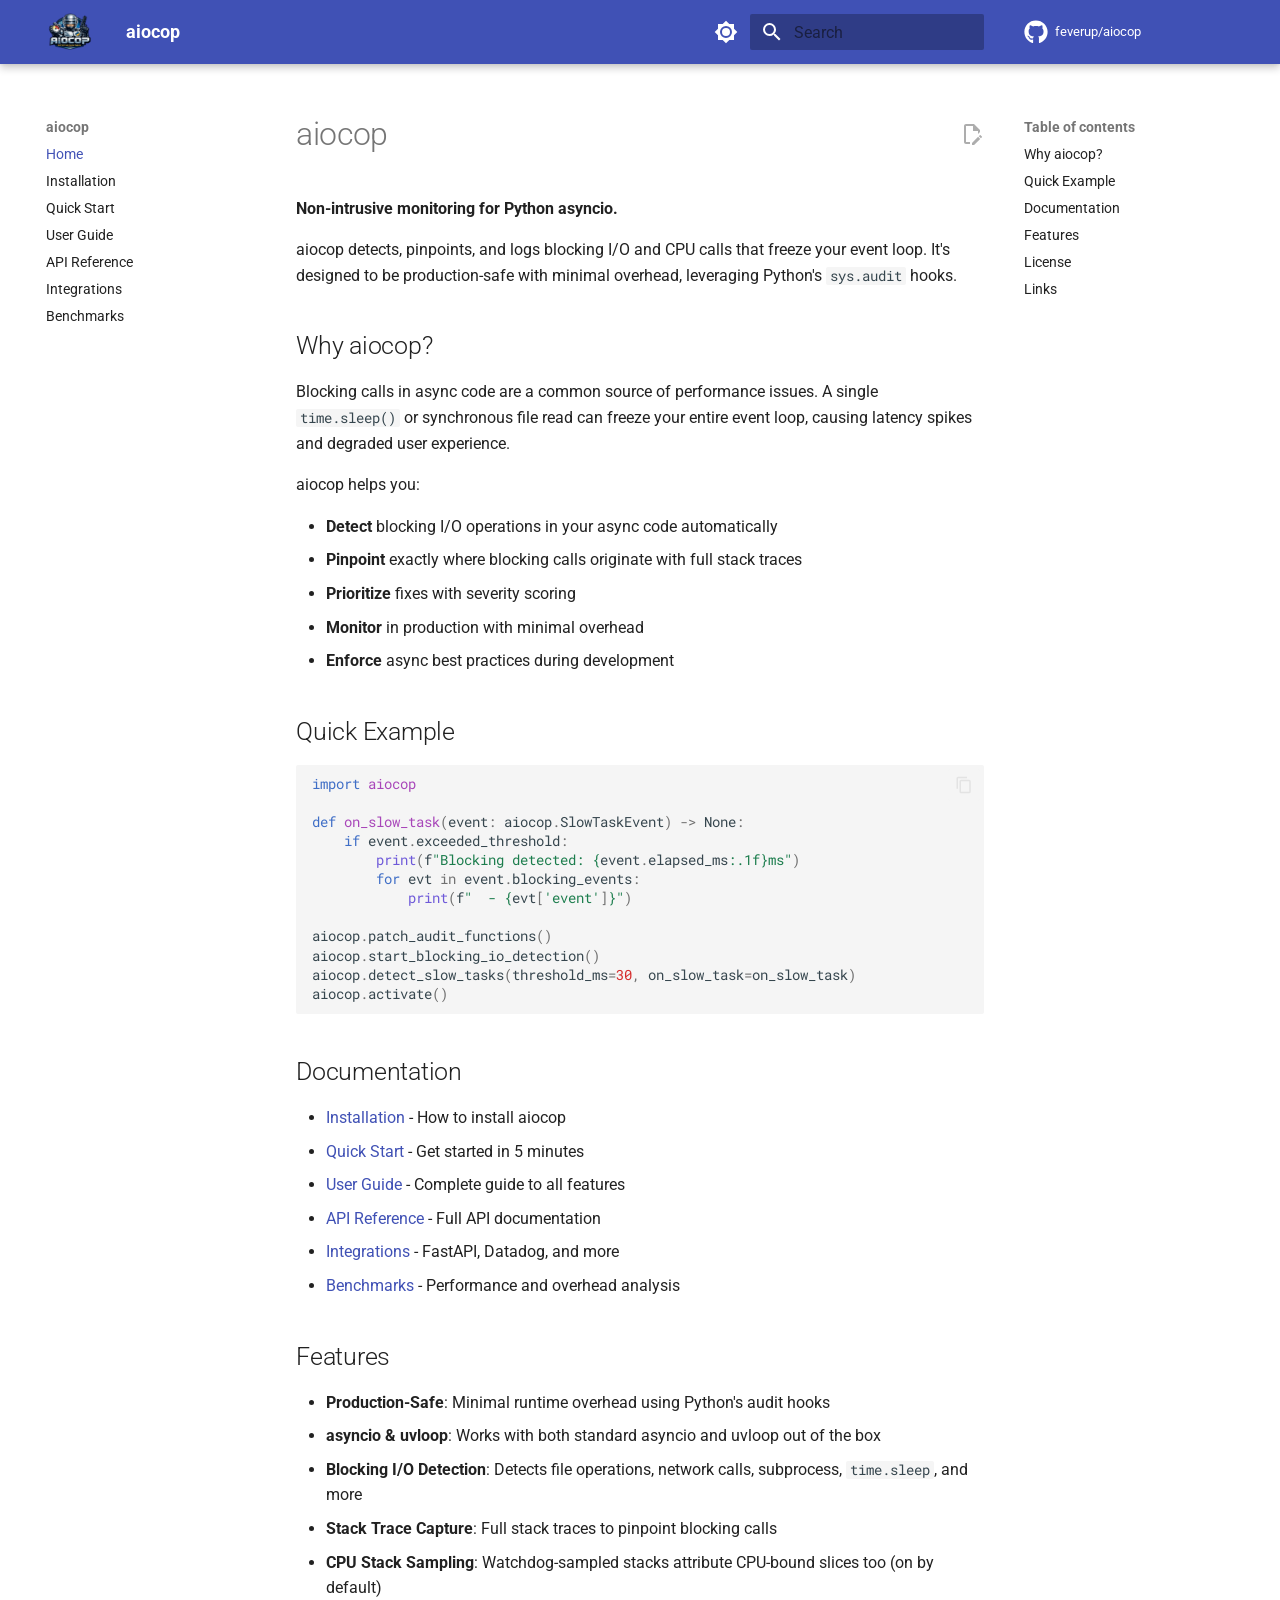
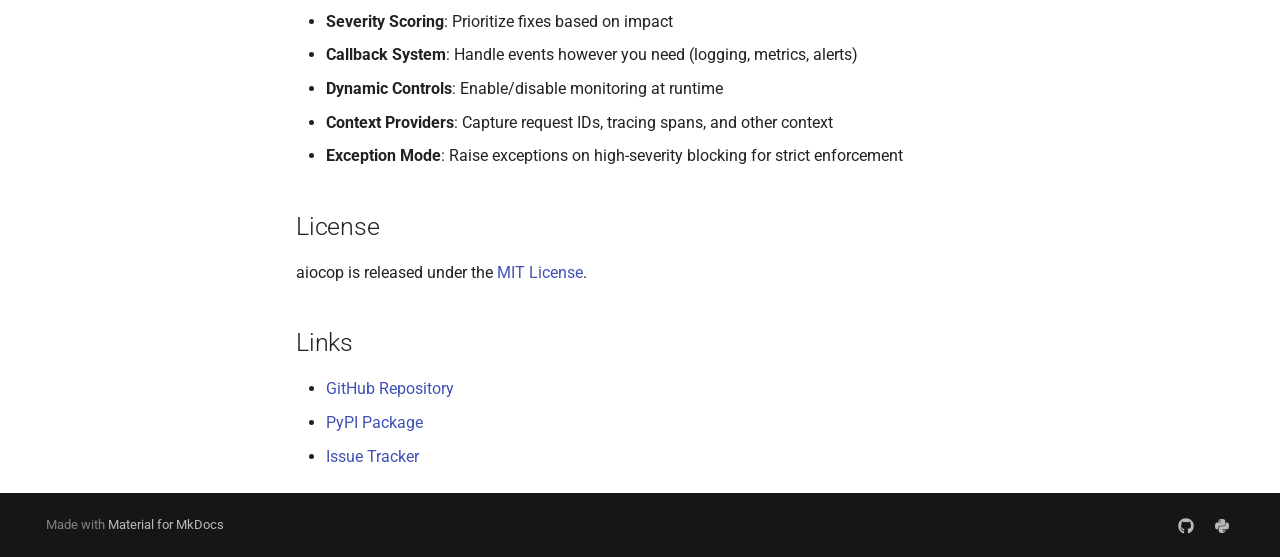
<file: index.html>
<!doctype html>
<html lang="en" class="no-js">
  <head>
    
      <meta charset="utf-8">
      <meta name="viewport" content="width=device-width,initial-scale=1">
      
        <meta name="description" content="Non-intrusive monitoring for Python asyncio. Detects, pinpoints, and logs blocking IO and CPU calls that freeze your event loop.">
      
      
        <meta name="author" content="Fever Labs, Inc.">
      
      
        <link rel="canonical" href="https://feverup.github.io/aiocop/">
      
      
      
        <link rel="next" href="installation/">
      
      
        
      
      
      <link rel="icon" href="images/aiocop_logo.png">
      <meta name="generator" content="mkdocs-1.6.1, mkdocs-material-9.7.7">
    
    
      
        <title>aiocop</title>
      
    
    
      <link rel="stylesheet" href="assets/stylesheets/main.ec1eaa64.min.css">
      
        
        <link rel="stylesheet" href="assets/stylesheets/palette.ab4e12ef.min.css">
      
      


    
    
      
    
    
      
        
        
        <link rel="preconnect" href="https://fonts.gstatic.com" crossorigin>
        <link rel="stylesheet" href="https://fonts.googleapis.com/css?family=Roboto:300,300i,400,400i,700,700i%7CRoboto+Mono:400,400i,700,700i&display=fallback">
        <style>:root{--md-text-font:"Roboto";--md-code-font:"Roboto Mono"}</style>
      
    
    
      <link rel="stylesheet" href="stylesheets/extra.css">
    
    <script>__md_scope=new URL(".",location),__md_hash=e=>[...e].reduce(((e,_)=>(e<<5)-e+_.charCodeAt(0)),0),__md_get=(e,_=localStorage,t=__md_scope)=>JSON.parse(_.getItem(t.pathname+"."+e)),__md_set=(e,_,t=localStorage,a=__md_scope)=>{try{t.setItem(a.pathname+"."+e,JSON.stringify(_))}catch(e){}}</script>
    
      

    
    
  </head>
  
  
    
    
      
    
    
    
    
    <body dir="ltr" data-md-color-scheme="default" data-md-color-primary="indigo" data-md-color-accent="indigo">
  
    
    <input class="md-toggle" data-md-toggle="drawer" type="checkbox" id="__drawer" autocomplete="off">
    <input class="md-toggle" data-md-toggle="search" type="checkbox" id="__search" autocomplete="off">
    <label class="md-overlay" for="__drawer"></label>
    <div data-md-component="skip">
      
        
        <a href="#aiocop" class="md-skip">
          Skip to content
        </a>
      
    </div>
    <div data-md-component="announce">
      
    </div>
    
    
      

  

<header class="md-header md-header--shadow" data-md-component="header">
  <nav class="md-header__inner md-grid" aria-label="Header">
    <a href="." title="aiocop" class="md-header__button md-logo" aria-label="aiocop" data-md-component="logo">
      
  <img src="images/aiocop_logo.png" alt="logo">

    </a>
    <label class="md-header__button md-icon" for="__drawer">
      
      <svg xmlns="http://www.w3.org/2000/svg" viewBox="0 0 24 24"><path d="M3 6h18v2H3zm0 5h18v2H3zm0 5h18v2H3z"/></svg>
    </label>
    <div class="md-header__title" data-md-component="header-title">
      <div class="md-header__ellipsis">
        <div class="md-header__topic">
          <span class="md-ellipsis">
            aiocop
          </span>
        </div>
        <div class="md-header__topic" data-md-component="header-topic">
          <span class="md-ellipsis">
            
              Home
            
          </span>
        </div>
      </div>
    </div>
    
      
        <form class="md-header__option" data-md-component="palette">
  
    
    
    
    <input class="md-option" data-md-color-media="(prefers-color-scheme: light)" data-md-color-scheme="default" data-md-color-primary="indigo" data-md-color-accent="indigo"  aria-label="Switch to dark mode"  type="radio" name="__palette" id="__palette_0">
    
      <label class="md-header__button md-icon" title="Switch to dark mode" for="__palette_1" hidden>
        <svg xmlns="http://www.w3.org/2000/svg" viewBox="0 0 24 24"><path d="M12 8a4 4 0 0 0-4 4 4 4 0 0 0 4 4 4 4 0 0 0 4-4 4 4 0 0 0-4-4m0 10a6 6 0 0 1-6-6 6 6 0 0 1 6-6 6 6 0 0 1 6 6 6 6 0 0 1-6 6m8-9.31V4h-4.69L12 .69 8.69 4H4v4.69L.69 12 4 15.31V20h4.69L12 23.31 15.31 20H20v-4.69L23.31 12z"/></svg>
      </label>
    
  
    
    
    
    <input class="md-option" data-md-color-media="(prefers-color-scheme: dark)" data-md-color-scheme="slate" data-md-color-primary="indigo" data-md-color-accent="indigo"  aria-label="Switch to light mode"  type="radio" name="__palette" id="__palette_1">
    
      <label class="md-header__button md-icon" title="Switch to light mode" for="__palette_0" hidden>
        <svg xmlns="http://www.w3.org/2000/svg" viewBox="0 0 24 24"><path d="M12 18c-.89 0-1.74-.2-2.5-.55C11.56 16.5 13 14.42 13 12s-1.44-4.5-3.5-5.45C10.26 6.2 11.11 6 12 6a6 6 0 0 1 6 6 6 6 0 0 1-6 6m8-9.31V4h-4.69L12 .69 8.69 4H4v4.69L.69 12 4 15.31V20h4.69L12 23.31 15.31 20H20v-4.69L23.31 12z"/></svg>
      </label>
    
  
</form>
      
    
    
      <script>var palette=__md_get("__palette");if(palette&&palette.color){if("(prefers-color-scheme)"===palette.color.media){var media=matchMedia("(prefers-color-scheme: light)"),input=document.querySelector(media.matches?"[data-md-color-media='(prefers-color-scheme: light)']":"[data-md-color-media='(prefers-color-scheme: dark)']");palette.color.media=input.getAttribute("data-md-color-media"),palette.color.scheme=input.getAttribute("data-md-color-scheme"),palette.color.primary=input.getAttribute("data-md-color-primary"),palette.color.accent=input.getAttribute("data-md-color-accent")}for(var[key,value]of Object.entries(palette.color))document.body.setAttribute("data-md-color-"+key,value)}</script>
    
    
    
      
      
        <label class="md-header__button md-icon" for="__search">
          
          <svg xmlns="http://www.w3.org/2000/svg" viewBox="0 0 24 24"><path d="M9.5 3A6.5 6.5 0 0 1 16 9.5c0 1.61-.59 3.09-1.56 4.23l.27.27h.79l5 5-1.5 1.5-5-5v-.79l-.27-.27A6.52 6.52 0 0 1 9.5 16 6.5 6.5 0 0 1 3 9.5 6.5 6.5 0 0 1 9.5 3m0 2C7 5 5 7 5 9.5S7 14 9.5 14 14 12 14 9.5 12 5 9.5 5"/></svg>
        </label>
        <div class="md-search" data-md-component="search" role="dialog">
  <label class="md-search__overlay" for="__search"></label>
  <div class="md-search__inner" role="search">
    <form class="md-search__form" name="search">
      <input type="text" class="md-search__input" name="query" aria-label="Search" placeholder="Search" autocapitalize="off" autocorrect="off" autocomplete="off" spellcheck="false" data-md-component="search-query" required>
      <label class="md-search__icon md-icon" for="__search">
        
        <svg xmlns="http://www.w3.org/2000/svg" viewBox="0 0 24 24"><path d="M9.5 3A6.5 6.5 0 0 1 16 9.5c0 1.61-.59 3.09-1.56 4.23l.27.27h.79l5 5-1.5 1.5-5-5v-.79l-.27-.27A6.52 6.52 0 0 1 9.5 16 6.5 6.5 0 0 1 3 9.5 6.5 6.5 0 0 1 9.5 3m0 2C7 5 5 7 5 9.5S7 14 9.5 14 14 12 14 9.5 12 5 9.5 5"/></svg>
        
        <svg xmlns="http://www.w3.org/2000/svg" viewBox="0 0 24 24"><path d="M20 11v2H8l5.5 5.5-1.42 1.42L4.16 12l7.92-7.92L13.5 5.5 8 11z"/></svg>
      </label>
      <nav class="md-search__options" aria-label="Search">
        
        <button type="reset" class="md-search__icon md-icon" title="Clear" aria-label="Clear" tabindex="-1">
          
          <svg xmlns="http://www.w3.org/2000/svg" viewBox="0 0 24 24"><path d="M19 6.41 17.59 5 12 10.59 6.41 5 5 6.41 10.59 12 5 17.59 6.41 19 12 13.41 17.59 19 19 17.59 13.41 12z"/></svg>
        </button>
      </nav>
      
    </form>
    <div class="md-search__output">
      <div class="md-search__scrollwrap" tabindex="0" data-md-scrollfix>
        <div class="md-search-result" data-md-component="search-result">
          <div class="md-search-result__meta">
            Initializing search
          </div>
          <ol class="md-search-result__list" role="presentation"></ol>
        </div>
      </div>
    </div>
  </div>
</div>
      
    
    
      <div class="md-header__source">
        <a href="https://github.com/feverup/aiocop" title="Go to repository" class="md-source" data-md-component="source">
  <div class="md-source__icon md-icon">
    
    <svg xmlns="http://www.w3.org/2000/svg" viewBox="0 0 512 512"><!--! Font Awesome Free 7.1.0 by @fontawesome - https://fontawesome.com License - https://fontawesome.com/license/free (Icons: CC BY 4.0, Fonts: SIL OFL 1.1, Code: MIT License) Copyright 2025 Fonticons, Inc.--><path d="M173.9 397.4c0 2-2.3 3.6-5.2 3.6-3.3.3-5.6-1.3-5.6-3.6 0-2 2.3-3.6 5.2-3.6 3-.3 5.6 1.3 5.6 3.6m-31.1-4.5c-.7 2 1.3 4.3 4.3 4.9 2.6 1 5.6 0 6.2-2s-1.3-4.3-4.3-5.2c-2.6-.7-5.5.3-6.2 2.3m44.2-1.7c-2.9.7-4.9 2.6-4.6 4.9.3 2 2.9 3.3 5.9 2.6 2.9-.7 4.9-2.6 4.6-4.6-.3-1.9-3-3.2-5.9-2.9M252.8 8C114.1 8 8 113.3 8 252c0 110.9 69.8 205.8 169.5 239.2 12.8 2.3 17.3-5.6 17.3-12.1 0-6.2-.3-40.4-.3-61.4 0 0-70 15-84.7-29.8 0 0-11.4-29.1-27.8-36.6 0 0-22.9-15.7 1.6-15.4 0 0 24.9 2 38.6 25.8 21.9 38.6 58.6 27.5 72.9 20.9 2.3-16 8.8-27.1 16-33.7-55.9-6.2-112.3-14.3-112.3-110.5 0-27.5 7.6-41.3 23.6-58.9-2.6-6.5-11.1-33.3 2.6-67.9 20.9-6.5 69 27 69 27 20-5.6 41.5-8.5 62.8-8.5s42.8 2.9 62.8 8.5c0 0 48.1-33.6 69-27 13.7 34.7 5.2 61.4 2.6 67.9 16 17.7 25.8 31.5 25.8 58.9 0 96.5-58.9 104.2-114.8 110.5 9.2 7.9 17 22.9 17 46.4 0 33.7-.3 75.4-.3 83.6 0 6.5 4.6 14.4 17.3 12.1C436.2 457.8 504 362.9 504 252 504 113.3 391.5 8 252.8 8M105.2 352.9c-1.3 1-1 3.3.7 5.2 1.6 1.6 3.9 2.3 5.2 1 1.3-1 1-3.3-.7-5.2-1.6-1.6-3.9-2.3-5.2-1m-10.8-8.1c-.7 1.3.3 2.9 2.3 3.9 1.6 1 3.6.7 4.3-.7.7-1.3-.3-2.9-2.3-3.9-2-.6-3.6-.3-4.3.7m32.4 35.6c-1.6 1.3-1 4.3 1.3 6.2 2.3 2.3 5.2 2.6 6.5 1 1.3-1.3.7-4.3-1.3-6.2-2.2-2.3-5.2-2.6-6.5-1m-11.4-14.7c-1.6 1-1.6 3.6 0 5.9s4.3 3.3 5.6 2.3c1.6-1.3 1.6-3.9 0-6.2-1.4-2.3-4-3.3-5.6-2"/></svg>
  </div>
  <div class="md-source__repository">
    feverup/aiocop
  </div>
</a>
      </div>
    
  </nav>
  
</header>
    
    <div class="md-container" data-md-component="container">
      
      
        
          
        
      
      <main class="md-main" data-md-component="main">
        <div class="md-main__inner md-grid">
          
            
              
              <div class="md-sidebar md-sidebar--primary" data-md-component="sidebar" data-md-type="navigation" >
                <div class="md-sidebar__scrollwrap">
                  <div class="md-sidebar__inner">
                    



<nav class="md-nav md-nav--primary" aria-label="Navigation" data-md-level="0">
  <label class="md-nav__title" for="__drawer">
    <a href="." title="aiocop" class="md-nav__button md-logo" aria-label="aiocop" data-md-component="logo">
      
  <img src="images/aiocop_logo.png" alt="logo">

    </a>
    aiocop
  </label>
  
    <div class="md-nav__source">
      <a href="https://github.com/feverup/aiocop" title="Go to repository" class="md-source" data-md-component="source">
  <div class="md-source__icon md-icon">
    
    <svg xmlns="http://www.w3.org/2000/svg" viewBox="0 0 512 512"><!--! Font Awesome Free 7.1.0 by @fontawesome - https://fontawesome.com License - https://fontawesome.com/license/free (Icons: CC BY 4.0, Fonts: SIL OFL 1.1, Code: MIT License) Copyright 2025 Fonticons, Inc.--><path d="M173.9 397.4c0 2-2.3 3.6-5.2 3.6-3.3.3-5.6-1.3-5.6-3.6 0-2 2.3-3.6 5.2-3.6 3-.3 5.6 1.3 5.6 3.6m-31.1-4.5c-.7 2 1.3 4.3 4.3 4.9 2.6 1 5.6 0 6.2-2s-1.3-4.3-4.3-5.2c-2.6-.7-5.5.3-6.2 2.3m44.2-1.7c-2.9.7-4.9 2.6-4.6 4.9.3 2 2.9 3.3 5.9 2.6 2.9-.7 4.9-2.6 4.6-4.6-.3-1.9-3-3.2-5.9-2.9M252.8 8C114.1 8 8 113.3 8 252c0 110.9 69.8 205.8 169.5 239.2 12.8 2.3 17.3-5.6 17.3-12.1 0-6.2-.3-40.4-.3-61.4 0 0-70 15-84.7-29.8 0 0-11.4-29.1-27.8-36.6 0 0-22.9-15.7 1.6-15.4 0 0 24.9 2 38.6 25.8 21.9 38.6 58.6 27.5 72.9 20.9 2.3-16 8.8-27.1 16-33.7-55.9-6.2-112.3-14.3-112.3-110.5 0-27.5 7.6-41.3 23.6-58.9-2.6-6.5-11.1-33.3 2.6-67.9 20.9-6.5 69 27 69 27 20-5.6 41.5-8.5 62.8-8.5s42.8 2.9 62.8 8.5c0 0 48.1-33.6 69-27 13.7 34.7 5.2 61.4 2.6 67.9 16 17.7 25.8 31.5 25.8 58.9 0 96.5-58.9 104.2-114.8 110.5 9.2 7.9 17 22.9 17 46.4 0 33.7-.3 75.4-.3 83.6 0 6.5 4.6 14.4 17.3 12.1C436.2 457.8 504 362.9 504 252 504 113.3 391.5 8 252.8 8M105.2 352.9c-1.3 1-1 3.3.7 5.2 1.6 1.6 3.9 2.3 5.2 1 1.3-1 1-3.3-.7-5.2-1.6-1.6-3.9-2.3-5.2-1m-10.8-8.1c-.7 1.3.3 2.9 2.3 3.9 1.6 1 3.6.7 4.3-.7.7-1.3-.3-2.9-2.3-3.9-2-.6-3.6-.3-4.3.7m32.4 35.6c-1.6 1.3-1 4.3 1.3 6.2 2.3 2.3 5.2 2.6 6.5 1 1.3-1.3.7-4.3-1.3-6.2-2.2-2.3-5.2-2.6-6.5-1m-11.4-14.7c-1.6 1-1.6 3.6 0 5.9s4.3 3.3 5.6 2.3c1.6-1.3 1.6-3.9 0-6.2-1.4-2.3-4-3.3-5.6-2"/></svg>
  </div>
  <div class="md-source__repository">
    feverup/aiocop
  </div>
</a>
    </div>
  
  <ul class="md-nav__list" data-md-scrollfix>
    
      
      
  
  
    
  
  
  
    <li class="md-nav__item md-nav__item--active">
      
      <input class="md-nav__toggle md-toggle" type="checkbox" id="__toc">
      
      
        
      
      
        <label class="md-nav__link md-nav__link--active" for="__toc">
          
  
  
  <span class="md-ellipsis">
    
  
    Home
  

    
  </span>
  
  

          <span class="md-nav__icon md-icon"></span>
        </label>
      
      <a href="." class="md-nav__link md-nav__link--active">
        
  
  
  <span class="md-ellipsis">
    
  
    Home
  

    
  </span>
  
  

      </a>
      
        

<nav class="md-nav md-nav--secondary" aria-label="Table of contents">
  
  
  
    
  
  
    <label class="md-nav__title" for="__toc">
      <span class="md-nav__icon md-icon"></span>
      Table of contents
    </label>
    <ul class="md-nav__list" data-md-component="toc" data-md-scrollfix>
      
        <li class="md-nav__item">
  <a href="#why-aiocop" class="md-nav__link">
    <span class="md-ellipsis">
      
        Why aiocop?
      
    </span>
  </a>
  
</li>
      
        <li class="md-nav__item">
  <a href="#quick-example" class="md-nav__link">
    <span class="md-ellipsis">
      
        Quick Example
      
    </span>
  </a>
  
</li>
      
        <li class="md-nav__item">
  <a href="#documentation" class="md-nav__link">
    <span class="md-ellipsis">
      
        Documentation
      
    </span>
  </a>
  
</li>
      
        <li class="md-nav__item">
  <a href="#features" class="md-nav__link">
    <span class="md-ellipsis">
      
        Features
      
    </span>
  </a>
  
</li>
      
        <li class="md-nav__item">
  <a href="#license" class="md-nav__link">
    <span class="md-ellipsis">
      
        License
      
    </span>
  </a>
  
</li>
      
        <li class="md-nav__item">
  <a href="#links" class="md-nav__link">
    <span class="md-ellipsis">
      
        Links
      
    </span>
  </a>
  
</li>
      
    </ul>
  
</nav>
      
    </li>
  

    
      
      
  
  
  
  
    <li class="md-nav__item">
      <a href="installation/" class="md-nav__link">
        
  
  
  <span class="md-ellipsis">
    
  
    Installation
  

    
  </span>
  
  

      </a>
    </li>
  

    
      
      
  
  
  
  
    <li class="md-nav__item">
      <a href="quickstart/" class="md-nav__link">
        
  
  
  <span class="md-ellipsis">
    
  
    Quick Start
  

    
  </span>
  
  

      </a>
    </li>
  

    
      
      
  
  
  
  
    <li class="md-nav__item">
      <a href="guide/" class="md-nav__link">
        
  
  
  <span class="md-ellipsis">
    
  
    User Guide
  

    
  </span>
  
  

      </a>
    </li>
  

    
      
      
  
  
  
  
    <li class="md-nav__item">
      <a href="api/" class="md-nav__link">
        
  
  
  <span class="md-ellipsis">
    
  
    API Reference
  

    
  </span>
  
  

      </a>
    </li>
  

    
      
      
  
  
  
  
    <li class="md-nav__item">
      <a href="integrations/" class="md-nav__link">
        
  
  
  <span class="md-ellipsis">
    
  
    Integrations
  

    
  </span>
  
  

      </a>
    </li>
  

    
      
      
  
  
  
  
    <li class="md-nav__item">
      <a href="benchmarks/" class="md-nav__link">
        
  
  
  <span class="md-ellipsis">
    
  
    Benchmarks
  

    
  </span>
  
  

      </a>
    </li>
  

    
  </ul>
</nav>
                  </div>
                </div>
              </div>
            
            
              
              <div class="md-sidebar md-sidebar--secondary" data-md-component="sidebar" data-md-type="toc" >
                <div class="md-sidebar__scrollwrap">
                  <div class="md-sidebar__inner">
                    

<nav class="md-nav md-nav--secondary" aria-label="Table of contents">
  
  
  
    
  
  
    <label class="md-nav__title" for="__toc">
      <span class="md-nav__icon md-icon"></span>
      Table of contents
    </label>
    <ul class="md-nav__list" data-md-component="toc" data-md-scrollfix>
      
        <li class="md-nav__item">
  <a href="#why-aiocop" class="md-nav__link">
    <span class="md-ellipsis">
      
        Why aiocop?
      
    </span>
  </a>
  
</li>
      
        <li class="md-nav__item">
  <a href="#quick-example" class="md-nav__link">
    <span class="md-ellipsis">
      
        Quick Example
      
    </span>
  </a>
  
</li>
      
        <li class="md-nav__item">
  <a href="#documentation" class="md-nav__link">
    <span class="md-ellipsis">
      
        Documentation
      
    </span>
  </a>
  
</li>
      
        <li class="md-nav__item">
  <a href="#features" class="md-nav__link">
    <span class="md-ellipsis">
      
        Features
      
    </span>
  </a>
  
</li>
      
        <li class="md-nav__item">
  <a href="#license" class="md-nav__link">
    <span class="md-ellipsis">
      
        License
      
    </span>
  </a>
  
</li>
      
        <li class="md-nav__item">
  <a href="#links" class="md-nav__link">
    <span class="md-ellipsis">
      
        Links
      
    </span>
  </a>
  
</li>
      
    </ul>
  
</nav>
                  </div>
                </div>
              </div>
            
          
          
            <div class="md-content" data-md-component="content">
              
              <article class="md-content__inner md-typeset">
                
                  


  
    <a href="https://github.com/feverup/aiocop/edit/master/docs/index.md" title="Edit this page" class="md-content__button md-icon" rel="edit">
      
      <svg xmlns="http://www.w3.org/2000/svg" viewBox="0 0 24 24"><path d="M10 20H6V4h7v5h5v3.1l2-2V8l-6-6H6c-1.1 0-2 .9-2 2v16c0 1.1.9 2 2 2h4zm10.2-7c.1 0 .3.1.4.2l1.3 1.3c.2.2.2.6 0 .8l-1 1-2.1-2.1 1-1c.1-.1.2-.2.4-.2m0 3.9L14.1 23H12v-2.1l6.1-6.1z"/></svg>
    </a>
  
  


<h1 id="aiocop">aiocop<a class="headerlink" href="#aiocop" title="Permanent link">&para;</a></h1>
<p><strong>Non-intrusive monitoring for Python asyncio.</strong></p>
<p>aiocop detects, pinpoints, and logs blocking I/O and CPU calls that freeze your event loop. It's designed to be production-safe with minimal overhead, leveraging Python's <code>sys.audit</code> hooks.</p>
<h2 id="why-aiocop">Why aiocop?<a class="headerlink" href="#why-aiocop" title="Permanent link">&para;</a></h2>
<p>Blocking calls in async code are a common source of performance issues. A single <code>time.sleep()</code> or synchronous file read can freeze your entire event loop, causing latency spikes and degraded user experience.</p>
<p>aiocop helps you:</p>
<ul>
<li><strong>Detect</strong> blocking I/O operations in your async code automatically</li>
<li><strong>Pinpoint</strong> exactly where blocking calls originate with full stack traces</li>
<li><strong>Prioritize</strong> fixes with severity scoring</li>
<li><strong>Monitor</strong> in production with minimal overhead</li>
<li><strong>Enforce</strong> async best practices during development</li>
</ul>
<h2 id="quick-example">Quick Example<a class="headerlink" href="#quick-example" title="Permanent link">&para;</a></h2>
<div class="highlight"><pre><span></span><code><a id="__codelineno-0-1" name="__codelineno-0-1" href="#__codelineno-0-1"></a><span class="kn">import</span><span class="w"> </span><span class="nn">aiocop</span>
<a id="__codelineno-0-2" name="__codelineno-0-2" href="#__codelineno-0-2"></a>
<a id="__codelineno-0-3" name="__codelineno-0-3" href="#__codelineno-0-3"></a><span class="k">def</span><span class="w"> </span><span class="nf">on_slow_task</span><span class="p">(</span><span class="n">event</span><span class="p">:</span> <span class="n">aiocop</span><span class="o">.</span><span class="n">SlowTaskEvent</span><span class="p">)</span> <span class="o">-&gt;</span> <span class="kc">None</span><span class="p">:</span>
<a id="__codelineno-0-4" name="__codelineno-0-4" href="#__codelineno-0-4"></a>    <span class="k">if</span> <span class="n">event</span><span class="o">.</span><span class="n">exceeded_threshold</span><span class="p">:</span>
<a id="__codelineno-0-5" name="__codelineno-0-5" href="#__codelineno-0-5"></a>        <span class="nb">print</span><span class="p">(</span><span class="sa">f</span><span class="s2">"Blocking detected: </span><span class="si">{</span><span class="n">event</span><span class="o">.</span><span class="n">elapsed_ms</span><span class="si">:</span><span class="s2">.1f</span><span class="si">}</span><span class="s2">ms"</span><span class="p">)</span>
<a id="__codelineno-0-6" name="__codelineno-0-6" href="#__codelineno-0-6"></a>        <span class="k">for</span> <span class="n">evt</span> <span class="ow">in</span> <span class="n">event</span><span class="o">.</span><span class="n">blocking_events</span><span class="p">:</span>
<a id="__codelineno-0-7" name="__codelineno-0-7" href="#__codelineno-0-7"></a>            <span class="nb">print</span><span class="p">(</span><span class="sa">f</span><span class="s2">"  - </span><span class="si">{</span><span class="n">evt</span><span class="p">[</span><span class="s1">'event'</span><span class="p">]</span><span class="si">}</span><span class="s2">"</span><span class="p">)</span>
<a id="__codelineno-0-8" name="__codelineno-0-8" href="#__codelineno-0-8"></a>
<a id="__codelineno-0-9" name="__codelineno-0-9" href="#__codelineno-0-9"></a><span class="n">aiocop</span><span class="o">.</span><span class="n">patch_audit_functions</span><span class="p">()</span>
<a id="__codelineno-0-10" name="__codelineno-0-10" href="#__codelineno-0-10"></a><span class="n">aiocop</span><span class="o">.</span><span class="n">start_blocking_io_detection</span><span class="p">()</span>
<a id="__codelineno-0-11" name="__codelineno-0-11" href="#__codelineno-0-11"></a><span class="n">aiocop</span><span class="o">.</span><span class="n">detect_slow_tasks</span><span class="p">(</span><span class="n">threshold_ms</span><span class="o">=</span><span class="mi">30</span><span class="p">,</span> <span class="n">on_slow_task</span><span class="o">=</span><span class="n">on_slow_task</span><span class="p">)</span>
<a id="__codelineno-0-12" name="__codelineno-0-12" href="#__codelineno-0-12"></a><span class="n">aiocop</span><span class="o">.</span><span class="n">activate</span><span class="p">()</span>
</code></pre></div>
<h2 id="documentation">Documentation<a class="headerlink" href="#documentation" title="Permanent link">&para;</a></h2>
<ul>
<li><a href="installation/">Installation</a> - How to install aiocop</li>
<li><a href="quickstart/">Quick Start</a> - Get started in 5 minutes</li>
<li><a href="guide/">User Guide</a> - Complete guide to all features</li>
<li><a href="api/">API Reference</a> - Full API documentation</li>
<li><a href="integrations/">Integrations</a> - FastAPI, Datadog, and more</li>
<li><a href="benchmarks/">Benchmarks</a> - Performance and overhead analysis</li>
</ul>
<h2 id="features">Features<a class="headerlink" href="#features" title="Permanent link">&para;</a></h2>
<ul>
<li><strong>Production-Safe</strong>: Minimal runtime overhead using Python's audit hooks</li>
<li><strong>asyncio &amp; uvloop</strong>: Works with both standard asyncio and uvloop out of the box</li>
<li><strong>Blocking I/O Detection</strong>: Detects file operations, network calls, subprocess, <code>time.sleep</code>, and more</li>
<li><strong>Stack Trace Capture</strong>: Full stack traces to pinpoint blocking calls</li>
<li><strong>CPU Stack Sampling</strong>: Watchdog-sampled stacks attribute CPU-bound slices too (on by default)</li>
<li><strong>Severity Scoring</strong>: Prioritize fixes based on impact</li>
<li><strong>Callback System</strong>: Handle events however you need (logging, metrics, alerts)</li>
<li><strong>Dynamic Controls</strong>: Enable/disable monitoring at runtime</li>
<li><strong>Context Providers</strong>: Capture request IDs, tracing spans, and other context</li>
<li><strong>Exception Mode</strong>: Raise exceptions on high-severity blocking for strict enforcement</li>
</ul>
<h2 id="license">License<a class="headerlink" href="#license" title="Permanent link">&para;</a></h2>
<p>aiocop is released under the <a href="https://github.com/Feverup/aiocop/blob/master/LICENSE">MIT License</a>.</p>
<h2 id="links">Links<a class="headerlink" href="#links" title="Permanent link">&para;</a></h2>
<ul>
<li><a href="https://github.com/Feverup/aiocop">GitHub Repository</a></li>
<li><a href="https://pypi.org/project/aiocop/">PyPI Package</a></li>
<li><a href="https://github.com/Feverup/aiocop/issues">Issue Tracker</a></li>
</ul>












                
              </article>
            </div>
          
          
<script>var target=document.getElementById(location.hash.slice(1));target&&target.name&&(target.checked=target.name.startsWith("__tabbed_"))</script>
        </div>
        
          <button type="button" class="md-top md-icon" data-md-component="top" hidden>
  
  <svg xmlns="http://www.w3.org/2000/svg" viewBox="0 0 24 24"><path d="M13 20h-2V8l-5.5 5.5-1.42-1.42L12 4.16l7.92 7.92-1.42 1.42L13 8z"/></svg>
  Back to top
</button>
        
      </main>
      
        <footer class="md-footer">
  
  <div class="md-footer-meta md-typeset">
    <div class="md-footer-meta__inner md-grid">
      <div class="md-copyright">
  
  
    Made with
    <a href="https://squidfunk.github.io/mkdocs-material/" target="_blank" rel="noopener">
      Material for MkDocs
    </a>
  
</div>
      
        
<div class="md-social">
  
    
    
    
    
      
      
    
    <a href="https://github.com/feverup/aiocop" target="_blank" rel="noopener" title="github.com" class="md-social__link">
      <svg xmlns="http://www.w3.org/2000/svg" viewBox="0 0 512 512"><!--! Font Awesome Free 7.1.0 by @fontawesome - https://fontawesome.com License - https://fontawesome.com/license/free (Icons: CC BY 4.0, Fonts: SIL OFL 1.1, Code: MIT License) Copyright 2025 Fonticons, Inc.--><path d="M173.9 397.4c0 2-2.3 3.6-5.2 3.6-3.3.3-5.6-1.3-5.6-3.6 0-2 2.3-3.6 5.2-3.6 3-.3 5.6 1.3 5.6 3.6m-31.1-4.5c-.7 2 1.3 4.3 4.3 4.9 2.6 1 5.6 0 6.2-2s-1.3-4.3-4.3-5.2c-2.6-.7-5.5.3-6.2 2.3m44.2-1.7c-2.9.7-4.9 2.6-4.6 4.9.3 2 2.9 3.3 5.9 2.6 2.9-.7 4.9-2.6 4.6-4.6-.3-1.9-3-3.2-5.9-2.9M252.8 8C114.1 8 8 113.3 8 252c0 110.9 69.8 205.8 169.5 239.2 12.8 2.3 17.3-5.6 17.3-12.1 0-6.2-.3-40.4-.3-61.4 0 0-70 15-84.7-29.8 0 0-11.4-29.1-27.8-36.6 0 0-22.9-15.7 1.6-15.4 0 0 24.9 2 38.6 25.8 21.9 38.6 58.6 27.5 72.9 20.9 2.3-16 8.8-27.1 16-33.7-55.9-6.2-112.3-14.3-112.3-110.5 0-27.5 7.6-41.3 23.6-58.9-2.6-6.5-11.1-33.3 2.6-67.9 20.9-6.5 69 27 69 27 20-5.6 41.5-8.5 62.8-8.5s42.8 2.9 62.8 8.5c0 0 48.1-33.6 69-27 13.7 34.7 5.2 61.4 2.6 67.9 16 17.7 25.8 31.5 25.8 58.9 0 96.5-58.9 104.2-114.8 110.5 9.2 7.9 17 22.9 17 46.4 0 33.7-.3 75.4-.3 83.6 0 6.5 4.6 14.4 17.3 12.1C436.2 457.8 504 362.9 504 252 504 113.3 391.5 8 252.8 8M105.2 352.9c-1.3 1-1 3.3.7 5.2 1.6 1.6 3.9 2.3 5.2 1 1.3-1 1-3.3-.7-5.2-1.6-1.6-3.9-2.3-5.2-1m-10.8-8.1c-.7 1.3.3 2.9 2.3 3.9 1.6 1 3.6.7 4.3-.7.7-1.3-.3-2.9-2.3-3.9-2-.6-3.6-.3-4.3.7m32.4 35.6c-1.6 1.3-1 4.3 1.3 6.2 2.3 2.3 5.2 2.6 6.5 1 1.3-1.3.7-4.3-1.3-6.2-2.2-2.3-5.2-2.6-6.5-1m-11.4-14.7c-1.6 1-1.6 3.6 0 5.9s4.3 3.3 5.6 2.3c1.6-1.3 1.6-3.9 0-6.2-1.4-2.3-4-3.3-5.6-2"/></svg>
    </a>
  
    
    
    
    
      
      
    
    <a href="https://pypi.org/project/aiocop/" target="_blank" rel="noopener" title="pypi.org" class="md-social__link">
      <svg xmlns="http://www.w3.org/2000/svg" viewBox="0 0 448 512"><!--! Font Awesome Free 7.1.0 by @fontawesome - https://fontawesome.com License - https://fontawesome.com/license/free (Icons: CC BY 4.0, Fonts: SIL OFL 1.1, Code: MIT License) Copyright 2025 Fonticons, Inc.--><path d="M439.8 200.5c-7.7-30.9-22.3-54.2-53.4-54.2h-40.1v47.4c0 36.8-31.2 67.8-66.8 67.8H172.7c-29.2 0-53.4 25-53.4 54.3v101.8c0 29 25.2 46 53.4 54.3 33.8 9.9 66.3 11.7 106.8 0 26.9-7.8 53.4-23.5 53.4-54.3v-40.7H226.2v-13.6h160.2c31.1 0 42.6-21.7 53.4-54.2 11.2-33.5 10.7-65.7 0-108.6M286.2 444.7a20.4 20.4 0 1 1 0-40.7 20.4 20.4 0 1 1 0 40.7M167.8 248.1h106.8c29.7 0 53.4-24.5 53.4-54.3V91.9c0-29-24.4-50.7-53.4-55.6-35.8-5.9-74.7-5.6-106.8.1-45.2 8-53.4 24.7-53.4 55.6v40.7h106.9v13.6h-147c-31.1 0-58.3 18.7-66.8 54.2-9.8 40.7-10.2 66.1 0 108.6 7.6 31.6 25.7 54.2 56.8 54.2H101v-48.8c0-35.3 30.5-66.4 66.8-66.4m-6.6-183.4a20.4 20.4 0 1 1 0 40.8 20.4 20.4 0 1 1 0-40.8"/></svg>
    </a>
  
</div>
      
    </div>
  </div>
</footer>
      
    </div>
    <div class="md-dialog" data-md-component="dialog">
      <div class="md-dialog__inner md-typeset"></div>
    </div>
    
    
    
      
      
      <script id="__config" type="application/json">{"annotate": null, "base": ".", "features": ["navigation.sections", "navigation.expand", "navigation.top", "content.code.copy", "content.action.edit"], "search": "assets/javascripts/workers/search.2c215733.min.js", "tags": null, "translations": {"clipboard.copied": "Copied to clipboard", "clipboard.copy": "Copy to clipboard", "search.result.more.one": "1 more on this page", "search.result.more.other": "# more on this page", "search.result.none": "No matching documents", "search.result.one": "1 matching document", "search.result.other": "# matching documents", "search.result.placeholder": "Type to start searching", "search.result.term.missing": "Missing", "select.version": "Select version"}, "version": null}</script>
    
    
      <script src="assets/javascripts/bundle.d7400e89.min.js"></script>
      
    
  </body>
</html>
</file>
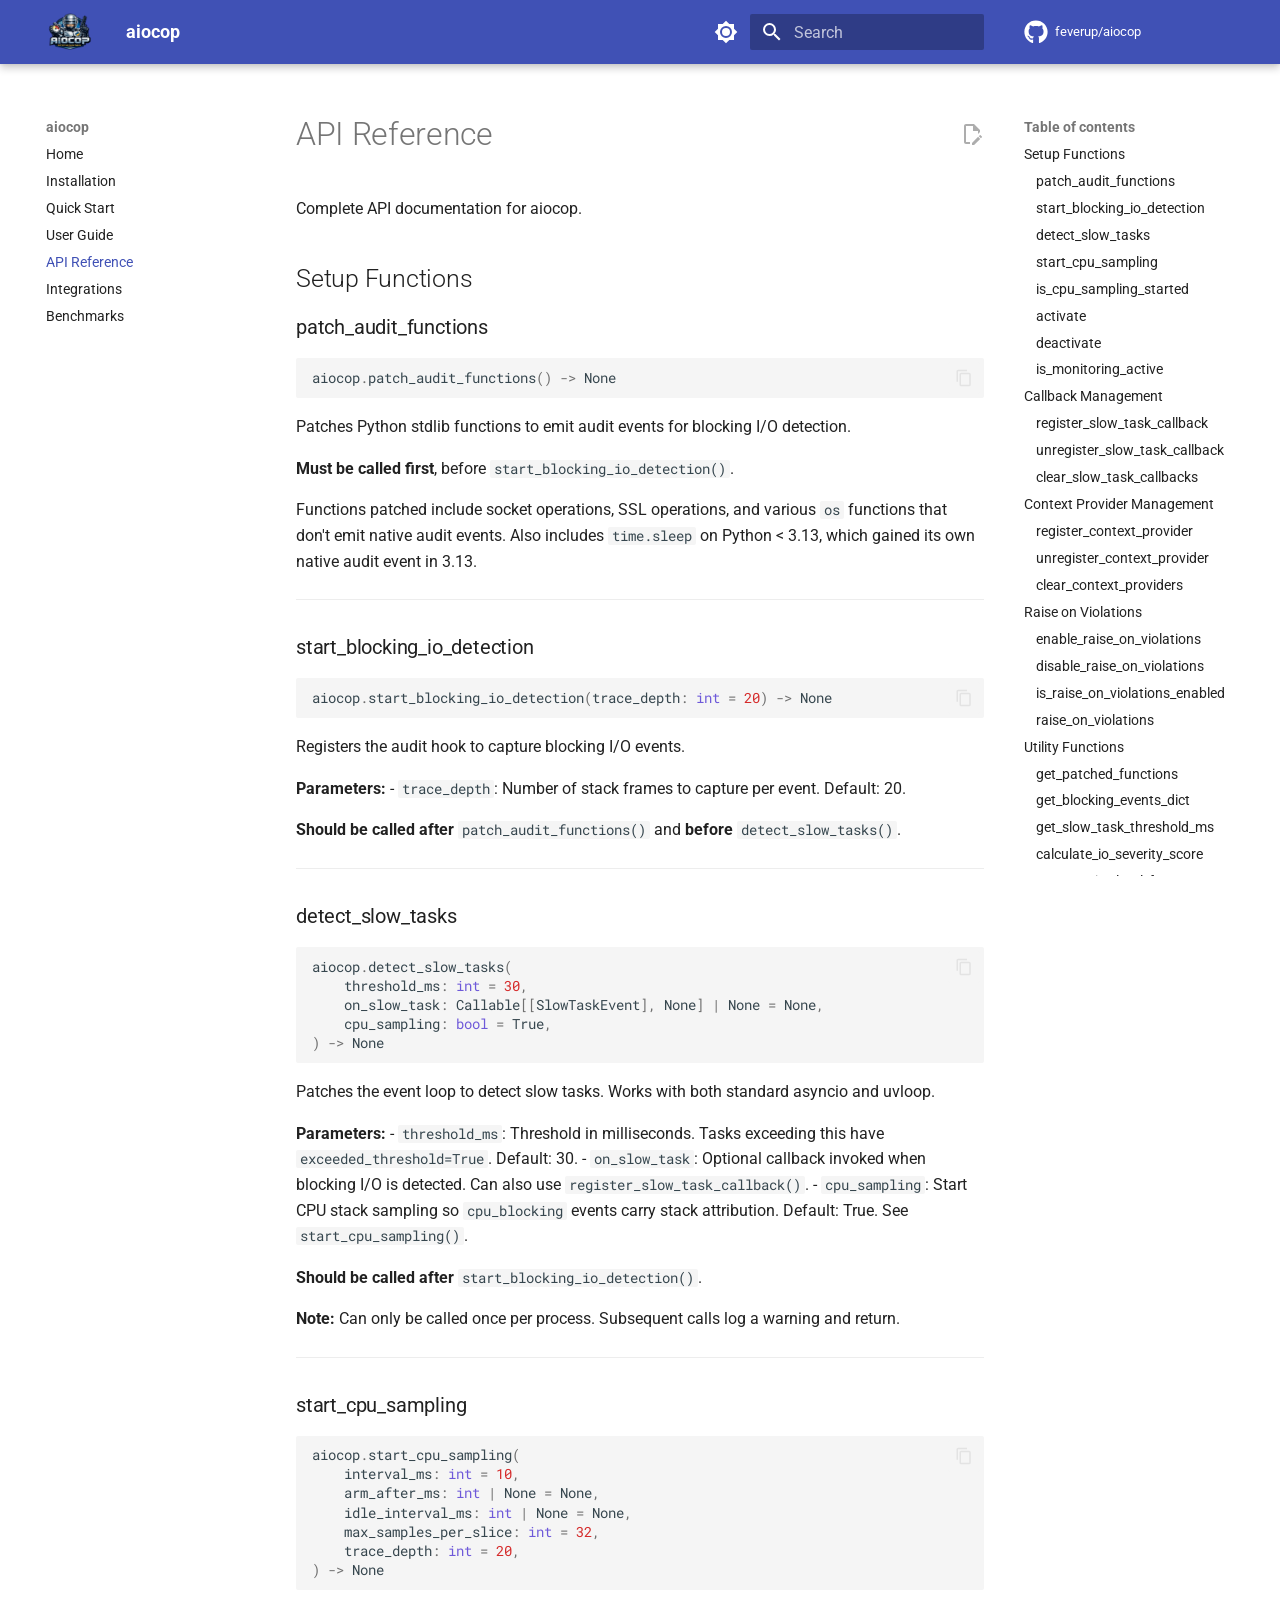
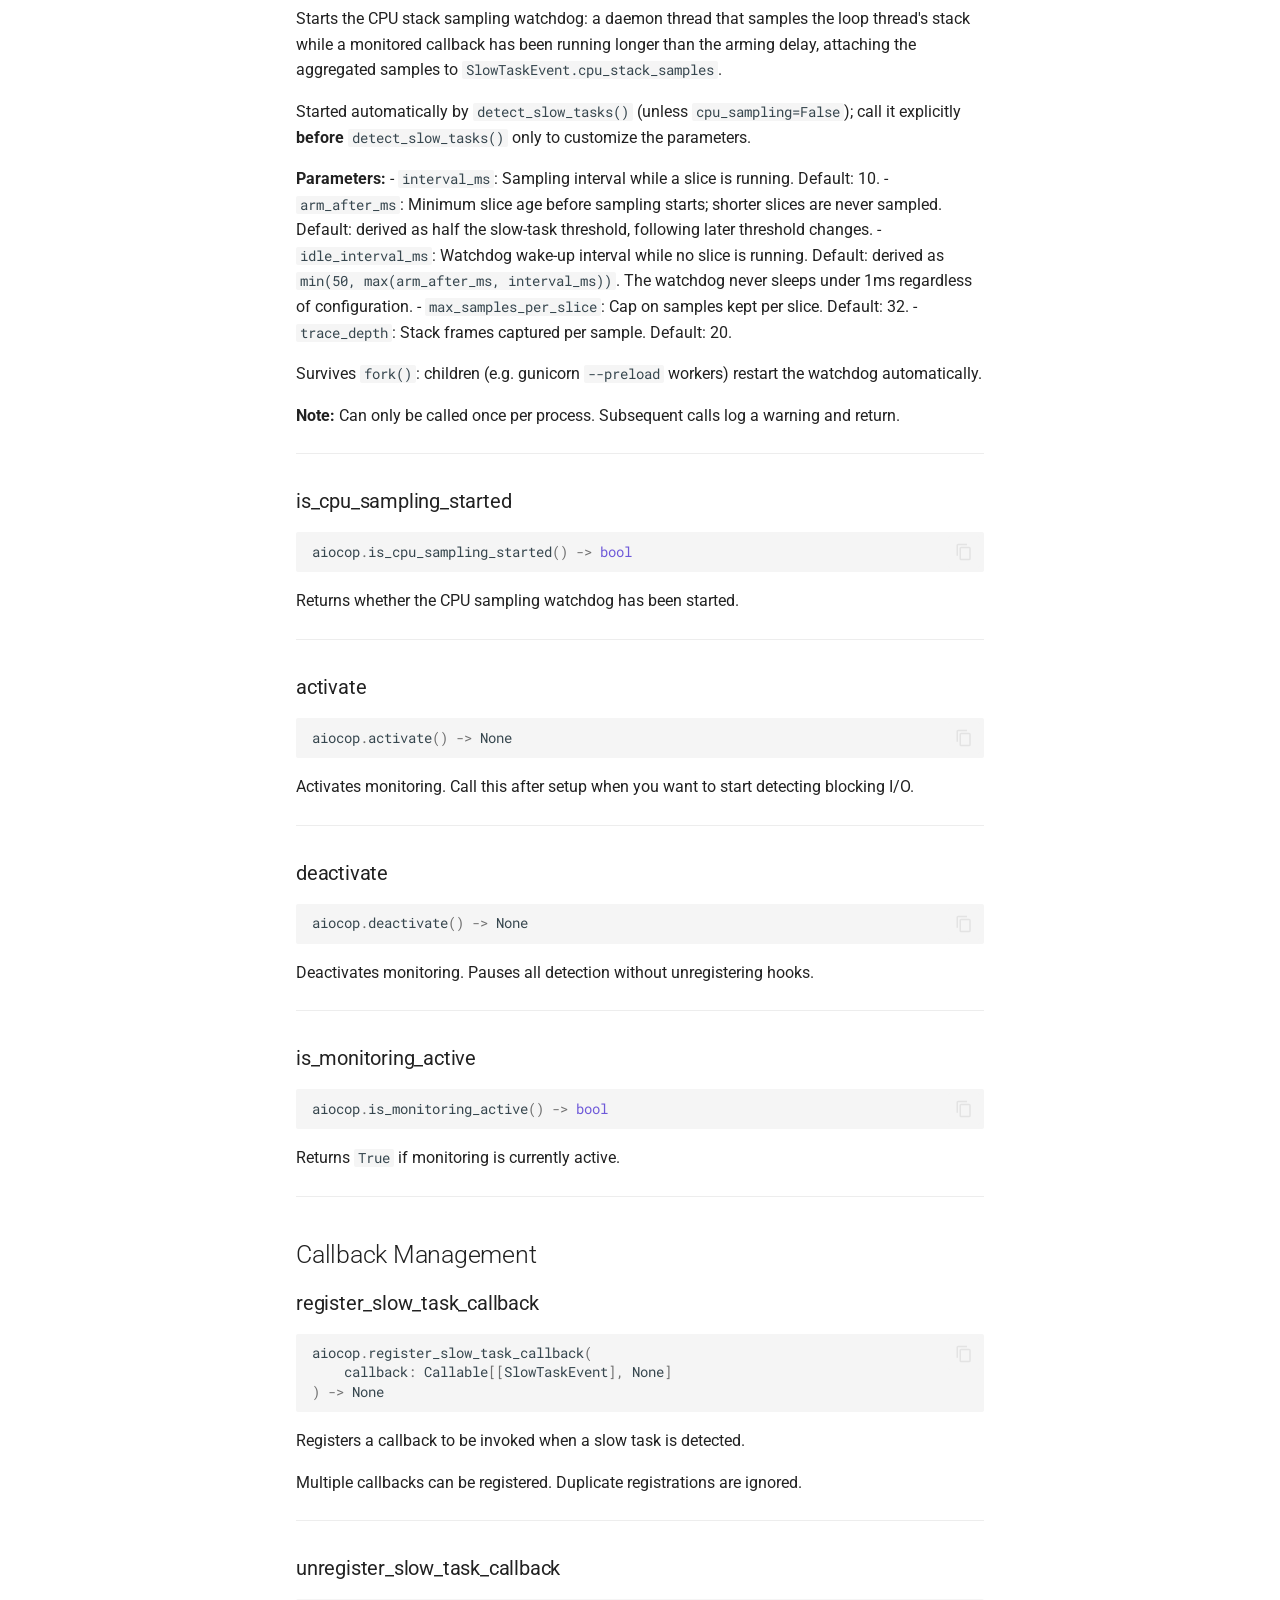
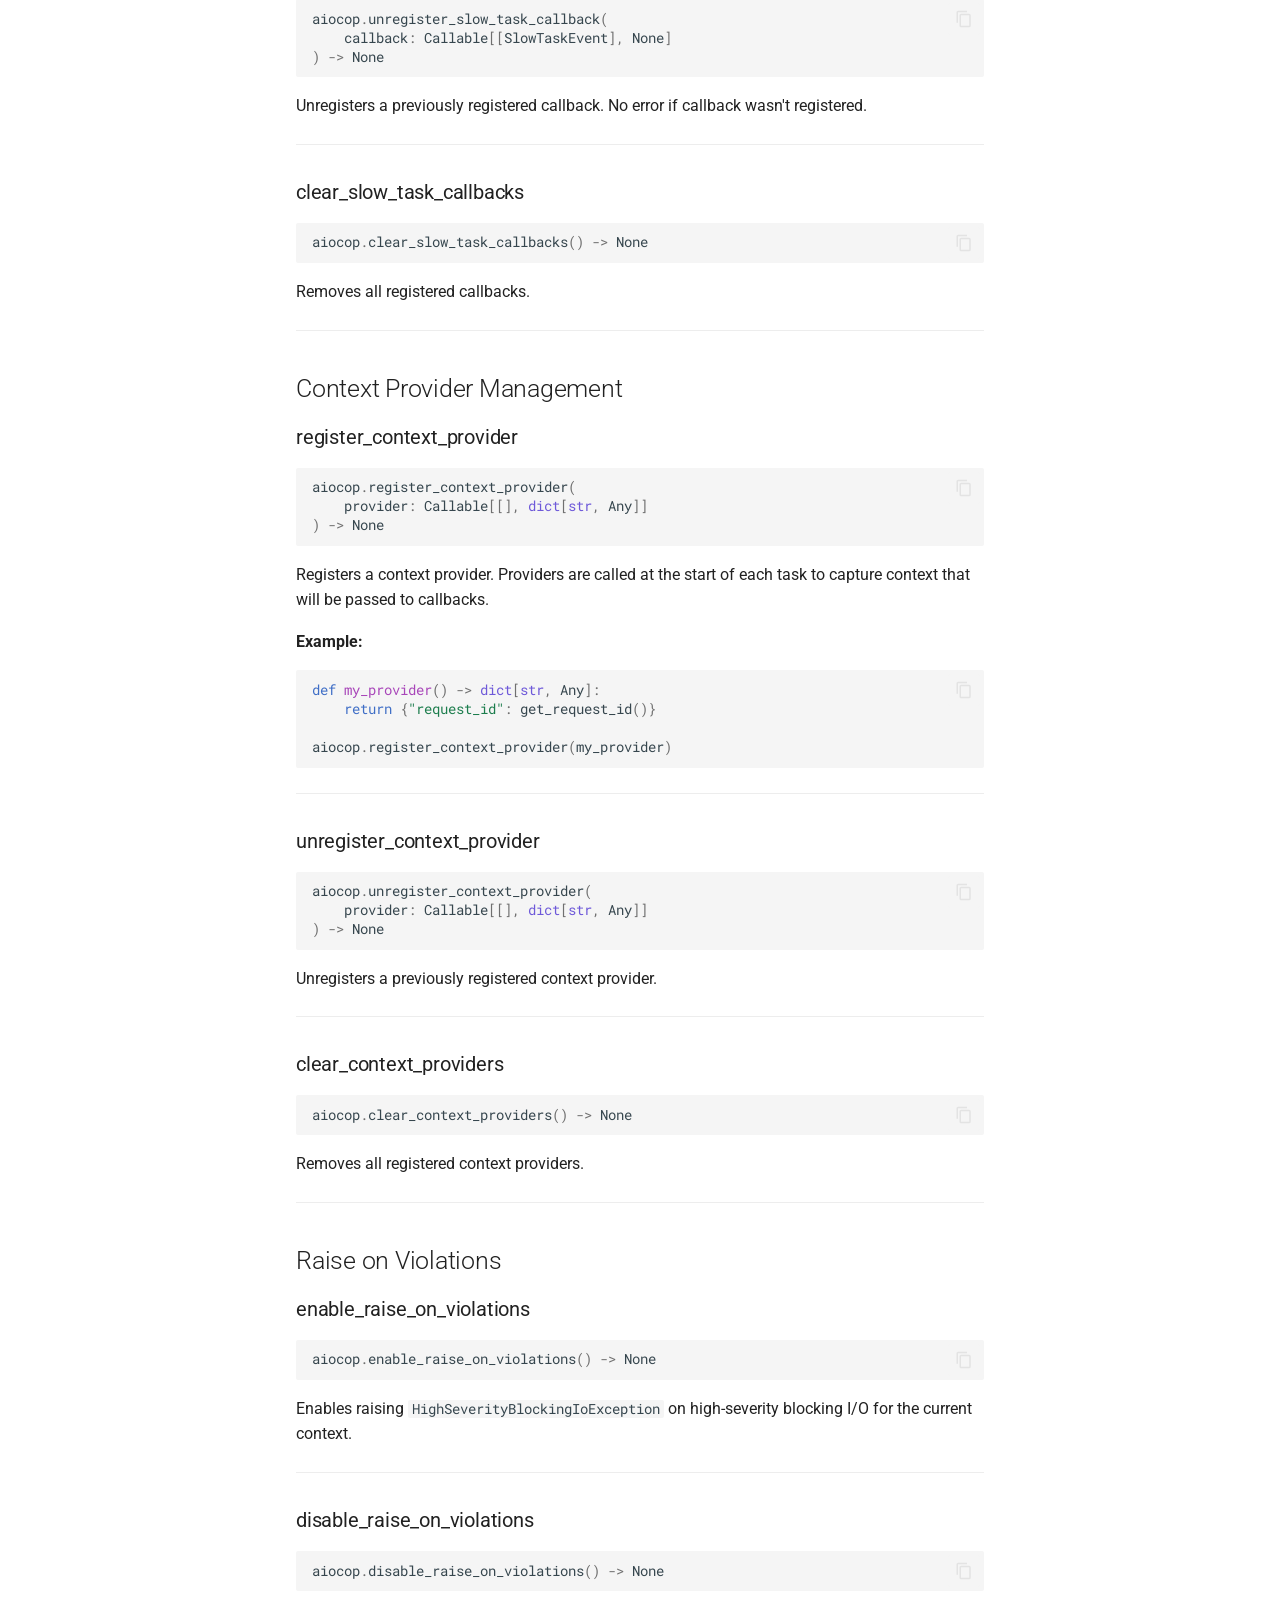
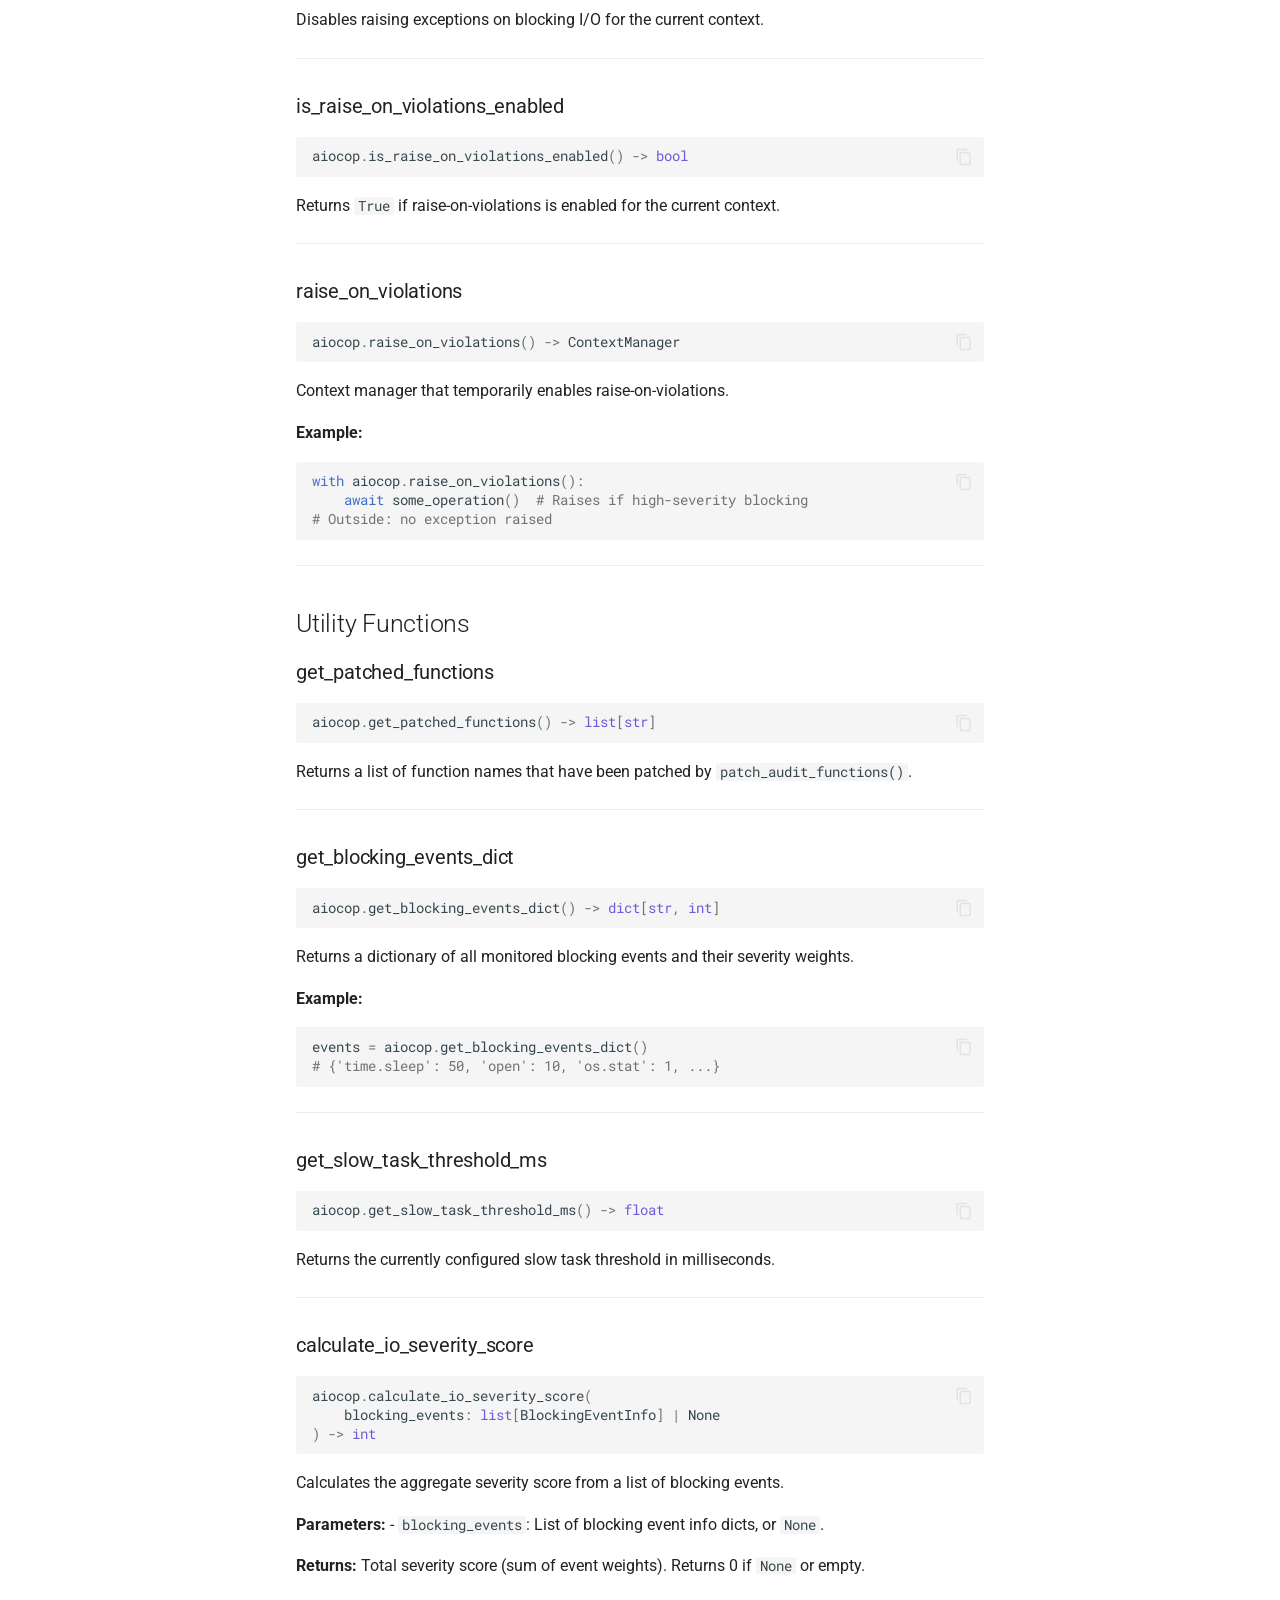
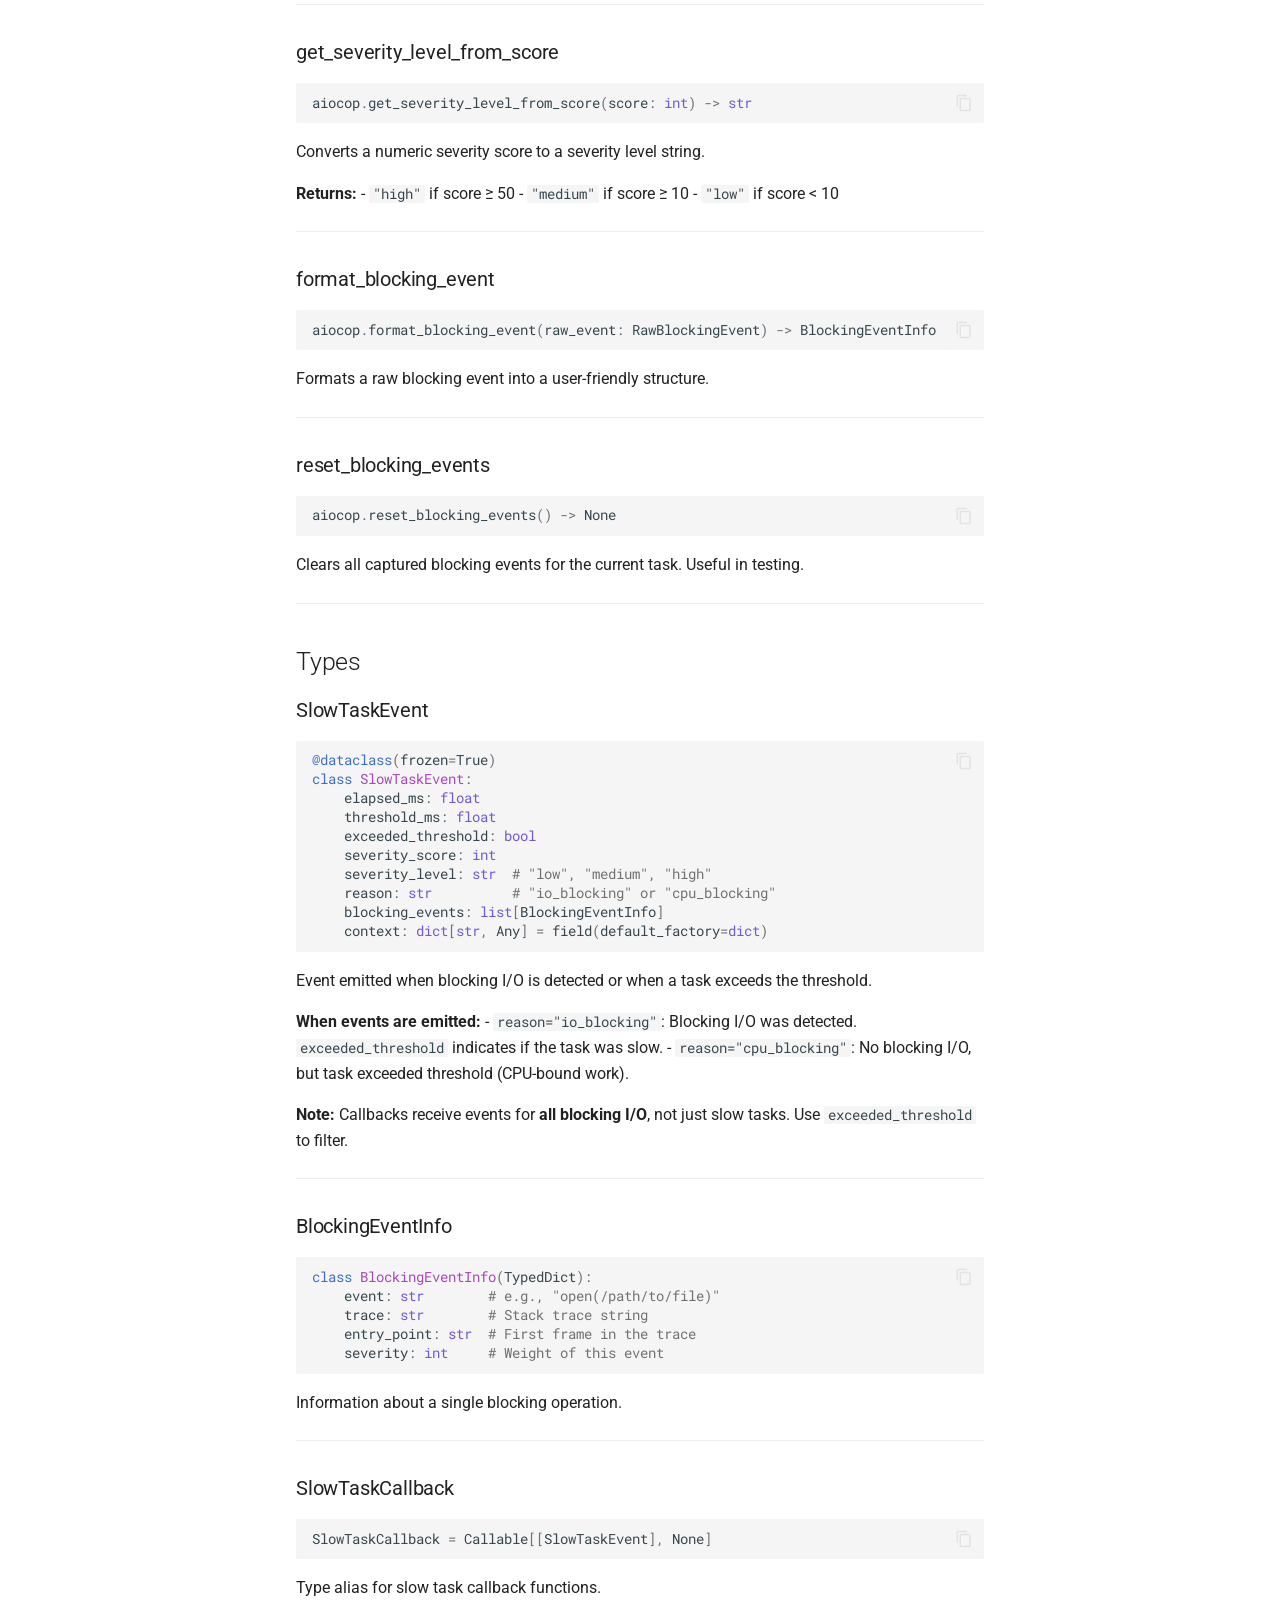
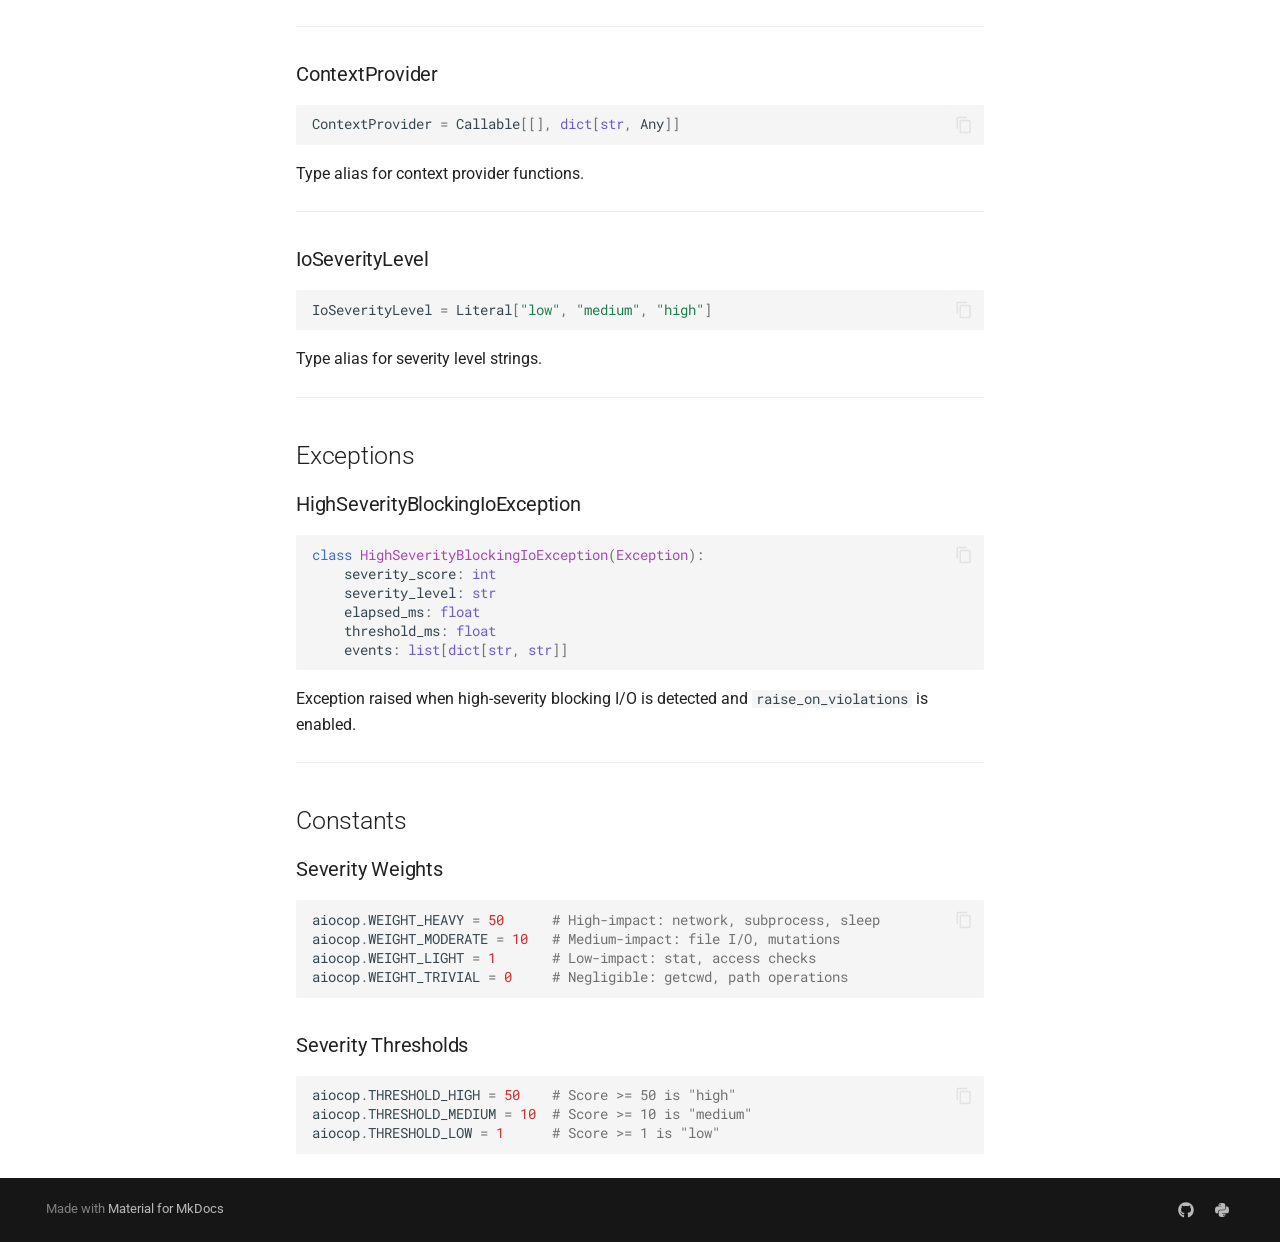
<file: api/index.html>
<!doctype html>
<html lang="en" class="no-js">
  <head>
    
      <meta charset="utf-8">
      <meta name="viewport" content="width=device-width,initial-scale=1">
      
        <meta name="description" content="Non-intrusive monitoring for Python asyncio. Detects, pinpoints, and logs blocking IO and CPU calls that freeze your event loop.">
      
      
        <meta name="author" content="Fever Labs, Inc.">
      
      
        <link rel="canonical" href="https://feverup.github.io/aiocop/api/">
      
      
        <link rel="prev" href="../guide/">
      
      
        <link rel="next" href="../integrations/">
      
      
        
      
      
      <link rel="icon" href="../images/aiocop_logo.png">
      <meta name="generator" content="mkdocs-1.6.1, mkdocs-material-9.7.7">
    
    
      
        <title>API Reference - aiocop</title>
      
    
    
      <link rel="stylesheet" href="../assets/stylesheets/main.ec1eaa64.min.css">
      
        
        <link rel="stylesheet" href="../assets/stylesheets/palette.ab4e12ef.min.css">
      
      


    
    
      
    
    
      
        
        
        <link rel="preconnect" href="https://fonts.gstatic.com" crossorigin>
        <link rel="stylesheet" href="https://fonts.googleapis.com/css?family=Roboto:300,300i,400,400i,700,700i%7CRoboto+Mono:400,400i,700,700i&display=fallback">
        <style>:root{--md-text-font:"Roboto";--md-code-font:"Roboto Mono"}</style>
      
    
    
      <link rel="stylesheet" href="../stylesheets/extra.css">
    
    <script>__md_scope=new URL("..",location),__md_hash=e=>[...e].reduce(((e,_)=>(e<<5)-e+_.charCodeAt(0)),0),__md_get=(e,_=localStorage,t=__md_scope)=>JSON.parse(_.getItem(t.pathname+"."+e)),__md_set=(e,_,t=localStorage,a=__md_scope)=>{try{t.setItem(a.pathname+"."+e,JSON.stringify(_))}catch(e){}}</script>
    
      

    
    
  </head>
  
  
    
    
      
    
    
    
    
    <body dir="ltr" data-md-color-scheme="default" data-md-color-primary="indigo" data-md-color-accent="indigo">
  
    
    <input class="md-toggle" data-md-toggle="drawer" type="checkbox" id="__drawer" autocomplete="off">
    <input class="md-toggle" data-md-toggle="search" type="checkbox" id="__search" autocomplete="off">
    <label class="md-overlay" for="__drawer"></label>
    <div data-md-component="skip">
      
        
        <a href="#api-reference" class="md-skip">
          Skip to content
        </a>
      
    </div>
    <div data-md-component="announce">
      
    </div>
    
    
      

  

<header class="md-header md-header--shadow" data-md-component="header">
  <nav class="md-header__inner md-grid" aria-label="Header">
    <a href=".." title="aiocop" class="md-header__button md-logo" aria-label="aiocop" data-md-component="logo">
      
  <img src="../images/aiocop_logo.png" alt="logo">

    </a>
    <label class="md-header__button md-icon" for="__drawer">
      
      <svg xmlns="http://www.w3.org/2000/svg" viewBox="0 0 24 24"><path d="M3 6h18v2H3zm0 5h18v2H3zm0 5h18v2H3z"/></svg>
    </label>
    <div class="md-header__title" data-md-component="header-title">
      <div class="md-header__ellipsis">
        <div class="md-header__topic">
          <span class="md-ellipsis">
            aiocop
          </span>
        </div>
        <div class="md-header__topic" data-md-component="header-topic">
          <span class="md-ellipsis">
            
              API Reference
            
          </span>
        </div>
      </div>
    </div>
    
      
        <form class="md-header__option" data-md-component="palette">
  
    
    
    
    <input class="md-option" data-md-color-media="(prefers-color-scheme: light)" data-md-color-scheme="default" data-md-color-primary="indigo" data-md-color-accent="indigo"  aria-label="Switch to dark mode"  type="radio" name="__palette" id="__palette_0">
    
      <label class="md-header__button md-icon" title="Switch to dark mode" for="__palette_1" hidden>
        <svg xmlns="http://www.w3.org/2000/svg" viewBox="0 0 24 24"><path d="M12 8a4 4 0 0 0-4 4 4 4 0 0 0 4 4 4 4 0 0 0 4-4 4 4 0 0 0-4-4m0 10a6 6 0 0 1-6-6 6 6 0 0 1 6-6 6 6 0 0 1 6 6 6 6 0 0 1-6 6m8-9.31V4h-4.69L12 .69 8.69 4H4v4.69L.69 12 4 15.31V20h4.69L12 23.31 15.31 20H20v-4.69L23.31 12z"/></svg>
      </label>
    
  
    
    
    
    <input class="md-option" data-md-color-media="(prefers-color-scheme: dark)" data-md-color-scheme="slate" data-md-color-primary="indigo" data-md-color-accent="indigo"  aria-label="Switch to light mode"  type="radio" name="__palette" id="__palette_1">
    
      <label class="md-header__button md-icon" title="Switch to light mode" for="__palette_0" hidden>
        <svg xmlns="http://www.w3.org/2000/svg" viewBox="0 0 24 24"><path d="M12 18c-.89 0-1.74-.2-2.5-.55C11.56 16.5 13 14.42 13 12s-1.44-4.5-3.5-5.45C10.26 6.2 11.11 6 12 6a6 6 0 0 1 6 6 6 6 0 0 1-6 6m8-9.31V4h-4.69L12 .69 8.69 4H4v4.69L.69 12 4 15.31V20h4.69L12 23.31 15.31 20H20v-4.69L23.31 12z"/></svg>
      </label>
    
  
</form>
      
    
    
      <script>var palette=__md_get("__palette");if(palette&&palette.color){if("(prefers-color-scheme)"===palette.color.media){var media=matchMedia("(prefers-color-scheme: light)"),input=document.querySelector(media.matches?"[data-md-color-media='(prefers-color-scheme: light)']":"[data-md-color-media='(prefers-color-scheme: dark)']");palette.color.media=input.getAttribute("data-md-color-media"),palette.color.scheme=input.getAttribute("data-md-color-scheme"),palette.color.primary=input.getAttribute("data-md-color-primary"),palette.color.accent=input.getAttribute("data-md-color-accent")}for(var[key,value]of Object.entries(palette.color))document.body.setAttribute("data-md-color-"+key,value)}</script>
    
    
    
      
      
        <label class="md-header__button md-icon" for="__search">
          
          <svg xmlns="http://www.w3.org/2000/svg" viewBox="0 0 24 24"><path d="M9.5 3A6.5 6.5 0 0 1 16 9.5c0 1.61-.59 3.09-1.56 4.23l.27.27h.79l5 5-1.5 1.5-5-5v-.79l-.27-.27A6.52 6.52 0 0 1 9.5 16 6.5 6.5 0 0 1 3 9.5 6.5 6.5 0 0 1 9.5 3m0 2C7 5 5 7 5 9.5S7 14 9.5 14 14 12 14 9.5 12 5 9.5 5"/></svg>
        </label>
        <div class="md-search" data-md-component="search" role="dialog">
  <label class="md-search__overlay" for="__search"></label>
  <div class="md-search__inner" role="search">
    <form class="md-search__form" name="search">
      <input type="text" class="md-search__input" name="query" aria-label="Search" placeholder="Search" autocapitalize="off" autocorrect="off" autocomplete="off" spellcheck="false" data-md-component="search-query" required>
      <label class="md-search__icon md-icon" for="__search">
        
        <svg xmlns="http://www.w3.org/2000/svg" viewBox="0 0 24 24"><path d="M9.5 3A6.5 6.5 0 0 1 16 9.5c0 1.61-.59 3.09-1.56 4.23l.27.27h.79l5 5-1.5 1.5-5-5v-.79l-.27-.27A6.52 6.52 0 0 1 9.5 16 6.5 6.5 0 0 1 3 9.5 6.5 6.5 0 0 1 9.5 3m0 2C7 5 5 7 5 9.5S7 14 9.5 14 14 12 14 9.5 12 5 9.5 5"/></svg>
        
        <svg xmlns="http://www.w3.org/2000/svg" viewBox="0 0 24 24"><path d="M20 11v2H8l5.5 5.5-1.42 1.42L4.16 12l7.92-7.92L13.5 5.5 8 11z"/></svg>
      </label>
      <nav class="md-search__options" aria-label="Search">
        
        <button type="reset" class="md-search__icon md-icon" title="Clear" aria-label="Clear" tabindex="-1">
          
          <svg xmlns="http://www.w3.org/2000/svg" viewBox="0 0 24 24"><path d="M19 6.41 17.59 5 12 10.59 6.41 5 5 6.41 10.59 12 5 17.59 6.41 19 12 13.41 17.59 19 19 17.59 13.41 12z"/></svg>
        </button>
      </nav>
      
    </form>
    <div class="md-search__output">
      <div class="md-search__scrollwrap" tabindex="0" data-md-scrollfix>
        <div class="md-search-result" data-md-component="search-result">
          <div class="md-search-result__meta">
            Initializing search
          </div>
          <ol class="md-search-result__list" role="presentation"></ol>
        </div>
      </div>
    </div>
  </div>
</div>
      
    
    
      <div class="md-header__source">
        <a href="https://github.com/feverup/aiocop" title="Go to repository" class="md-source" data-md-component="source">
  <div class="md-source__icon md-icon">
    
    <svg xmlns="http://www.w3.org/2000/svg" viewBox="0 0 512 512"><!--! Font Awesome Free 7.1.0 by @fontawesome - https://fontawesome.com License - https://fontawesome.com/license/free (Icons: CC BY 4.0, Fonts: SIL OFL 1.1, Code: MIT License) Copyright 2025 Fonticons, Inc.--><path d="M173.9 397.4c0 2-2.3 3.6-5.2 3.6-3.3.3-5.6-1.3-5.6-3.6 0-2 2.3-3.6 5.2-3.6 3-.3 5.6 1.3 5.6 3.6m-31.1-4.5c-.7 2 1.3 4.3 4.3 4.9 2.6 1 5.6 0 6.2-2s-1.3-4.3-4.3-5.2c-2.6-.7-5.5.3-6.2 2.3m44.2-1.7c-2.9.7-4.9 2.6-4.6 4.9.3 2 2.9 3.3 5.9 2.6 2.9-.7 4.9-2.6 4.6-4.6-.3-1.9-3-3.2-5.9-2.9M252.8 8C114.1 8 8 113.3 8 252c0 110.9 69.8 205.8 169.5 239.2 12.8 2.3 17.3-5.6 17.3-12.1 0-6.2-.3-40.4-.3-61.4 0 0-70 15-84.7-29.8 0 0-11.4-29.1-27.8-36.6 0 0-22.9-15.7 1.6-15.4 0 0 24.9 2 38.6 25.8 21.9 38.6 58.6 27.5 72.9 20.9 2.3-16 8.8-27.1 16-33.7-55.9-6.2-112.3-14.3-112.3-110.5 0-27.5 7.6-41.3 23.6-58.9-2.6-6.5-11.1-33.3 2.6-67.9 20.9-6.5 69 27 69 27 20-5.6 41.5-8.5 62.8-8.5s42.8 2.9 62.8 8.5c0 0 48.1-33.6 69-27 13.7 34.7 5.2 61.4 2.6 67.9 16 17.7 25.8 31.5 25.8 58.9 0 96.5-58.9 104.2-114.8 110.5 9.2 7.9 17 22.9 17 46.4 0 33.7-.3 75.4-.3 83.6 0 6.5 4.6 14.4 17.3 12.1C436.2 457.8 504 362.9 504 252 504 113.3 391.5 8 252.8 8M105.2 352.9c-1.3 1-1 3.3.7 5.2 1.6 1.6 3.9 2.3 5.2 1 1.3-1 1-3.3-.7-5.2-1.6-1.6-3.9-2.3-5.2-1m-10.8-8.1c-.7 1.3.3 2.9 2.3 3.9 1.6 1 3.6.7 4.3-.7.7-1.3-.3-2.9-2.3-3.9-2-.6-3.6-.3-4.3.7m32.4 35.6c-1.6 1.3-1 4.3 1.3 6.2 2.3 2.3 5.2 2.6 6.5 1 1.3-1.3.7-4.3-1.3-6.2-2.2-2.3-5.2-2.6-6.5-1m-11.4-14.7c-1.6 1-1.6 3.6 0 5.9s4.3 3.3 5.6 2.3c1.6-1.3 1.6-3.9 0-6.2-1.4-2.3-4-3.3-5.6-2"/></svg>
  </div>
  <div class="md-source__repository">
    feverup/aiocop
  </div>
</a>
      </div>
    
  </nav>
  
</header>
    
    <div class="md-container" data-md-component="container">
      
      
        
          
        
      
      <main class="md-main" data-md-component="main">
        <div class="md-main__inner md-grid">
          
            
              
              <div class="md-sidebar md-sidebar--primary" data-md-component="sidebar" data-md-type="navigation" >
                <div class="md-sidebar__scrollwrap">
                  <div class="md-sidebar__inner">
                    



<nav class="md-nav md-nav--primary" aria-label="Navigation" data-md-level="0">
  <label class="md-nav__title" for="__drawer">
    <a href=".." title="aiocop" class="md-nav__button md-logo" aria-label="aiocop" data-md-component="logo">
      
  <img src="../images/aiocop_logo.png" alt="logo">

    </a>
    aiocop
  </label>
  
    <div class="md-nav__source">
      <a href="https://github.com/feverup/aiocop" title="Go to repository" class="md-source" data-md-component="source">
  <div class="md-source__icon md-icon">
    
    <svg xmlns="http://www.w3.org/2000/svg" viewBox="0 0 512 512"><!--! Font Awesome Free 7.1.0 by @fontawesome - https://fontawesome.com License - https://fontawesome.com/license/free (Icons: CC BY 4.0, Fonts: SIL OFL 1.1, Code: MIT License) Copyright 2025 Fonticons, Inc.--><path d="M173.9 397.4c0 2-2.3 3.6-5.2 3.6-3.3.3-5.6-1.3-5.6-3.6 0-2 2.3-3.6 5.2-3.6 3-.3 5.6 1.3 5.6 3.6m-31.1-4.5c-.7 2 1.3 4.3 4.3 4.9 2.6 1 5.6 0 6.2-2s-1.3-4.3-4.3-5.2c-2.6-.7-5.5.3-6.2 2.3m44.2-1.7c-2.9.7-4.9 2.6-4.6 4.9.3 2 2.9 3.3 5.9 2.6 2.9-.7 4.9-2.6 4.6-4.6-.3-1.9-3-3.2-5.9-2.9M252.8 8C114.1 8 8 113.3 8 252c0 110.9 69.8 205.8 169.5 239.2 12.8 2.3 17.3-5.6 17.3-12.1 0-6.2-.3-40.4-.3-61.4 0 0-70 15-84.7-29.8 0 0-11.4-29.1-27.8-36.6 0 0-22.9-15.7 1.6-15.4 0 0 24.9 2 38.6 25.8 21.9 38.6 58.6 27.5 72.9 20.9 2.3-16 8.8-27.1 16-33.7-55.9-6.2-112.3-14.3-112.3-110.5 0-27.5 7.6-41.3 23.6-58.9-2.6-6.5-11.1-33.3 2.6-67.9 20.9-6.5 69 27 69 27 20-5.6 41.5-8.5 62.8-8.5s42.8 2.9 62.8 8.5c0 0 48.1-33.6 69-27 13.7 34.7 5.2 61.4 2.6 67.9 16 17.7 25.8 31.5 25.8 58.9 0 96.5-58.9 104.2-114.8 110.5 9.2 7.9 17 22.9 17 46.4 0 33.7-.3 75.4-.3 83.6 0 6.5 4.6 14.4 17.3 12.1C436.2 457.8 504 362.9 504 252 504 113.3 391.5 8 252.8 8M105.2 352.9c-1.3 1-1 3.3.7 5.2 1.6 1.6 3.9 2.3 5.2 1 1.3-1 1-3.3-.7-5.2-1.6-1.6-3.9-2.3-5.2-1m-10.8-8.1c-.7 1.3.3 2.9 2.3 3.9 1.6 1 3.6.7 4.3-.7.7-1.3-.3-2.9-2.3-3.9-2-.6-3.6-.3-4.3.7m32.4 35.6c-1.6 1.3-1 4.3 1.3 6.2 2.3 2.3 5.2 2.6 6.5 1 1.3-1.3.7-4.3-1.3-6.2-2.2-2.3-5.2-2.6-6.5-1m-11.4-14.7c-1.6 1-1.6 3.6 0 5.9s4.3 3.3 5.6 2.3c1.6-1.3 1.6-3.9 0-6.2-1.4-2.3-4-3.3-5.6-2"/></svg>
  </div>
  <div class="md-source__repository">
    feverup/aiocop
  </div>
</a>
    </div>
  
  <ul class="md-nav__list" data-md-scrollfix>
    
      
      
  
  
  
  
    <li class="md-nav__item">
      <a href=".." class="md-nav__link">
        
  
  
  <span class="md-ellipsis">
    
  
    Home
  

    
  </span>
  
  

      </a>
    </li>
  

    
      
      
  
  
  
  
    <li class="md-nav__item">
      <a href="../installation/" class="md-nav__link">
        
  
  
  <span class="md-ellipsis">
    
  
    Installation
  

    
  </span>
  
  

      </a>
    </li>
  

    
      
      
  
  
  
  
    <li class="md-nav__item">
      <a href="../quickstart/" class="md-nav__link">
        
  
  
  <span class="md-ellipsis">
    
  
    Quick Start
  

    
  </span>
  
  

      </a>
    </li>
  

    
      
      
  
  
  
  
    <li class="md-nav__item">
      <a href="../guide/" class="md-nav__link">
        
  
  
  <span class="md-ellipsis">
    
  
    User Guide
  

    
  </span>
  
  

      </a>
    </li>
  

    
      
      
  
  
    
  
  
  
    <li class="md-nav__item md-nav__item--active">
      
      <input class="md-nav__toggle md-toggle" type="checkbox" id="__toc">
      
      
        
      
      
        <label class="md-nav__link md-nav__link--active" for="__toc">
          
  
  
  <span class="md-ellipsis">
    
  
    API Reference
  

    
  </span>
  
  

          <span class="md-nav__icon md-icon"></span>
        </label>
      
      <a href="./" class="md-nav__link md-nav__link--active">
        
  
  
  <span class="md-ellipsis">
    
  
    API Reference
  

    
  </span>
  
  

      </a>
      
        

<nav class="md-nav md-nav--secondary" aria-label="Table of contents">
  
  
  
    
  
  
    <label class="md-nav__title" for="__toc">
      <span class="md-nav__icon md-icon"></span>
      Table of contents
    </label>
    <ul class="md-nav__list" data-md-component="toc" data-md-scrollfix>
      
        <li class="md-nav__item">
  <a href="#setup-functions" class="md-nav__link">
    <span class="md-ellipsis">
      
        Setup Functions
      
    </span>
  </a>
  
    <nav class="md-nav" aria-label="Setup Functions">
      <ul class="md-nav__list">
        
          <li class="md-nav__item">
  <a href="#patch_audit_functions" class="md-nav__link">
    <span class="md-ellipsis">
      
        patch_audit_functions
      
    </span>
  </a>
  
</li>
        
          <li class="md-nav__item">
  <a href="#start_blocking_io_detection" class="md-nav__link">
    <span class="md-ellipsis">
      
        start_blocking_io_detection
      
    </span>
  </a>
  
</li>
        
          <li class="md-nav__item">
  <a href="#detect_slow_tasks" class="md-nav__link">
    <span class="md-ellipsis">
      
        detect_slow_tasks
      
    </span>
  </a>
  
</li>
        
          <li class="md-nav__item">
  <a href="#start_cpu_sampling" class="md-nav__link">
    <span class="md-ellipsis">
      
        start_cpu_sampling
      
    </span>
  </a>
  
</li>
        
          <li class="md-nav__item">
  <a href="#is_cpu_sampling_started" class="md-nav__link">
    <span class="md-ellipsis">
      
        is_cpu_sampling_started
      
    </span>
  </a>
  
</li>
        
          <li class="md-nav__item">
  <a href="#activate" class="md-nav__link">
    <span class="md-ellipsis">
      
        activate
      
    </span>
  </a>
  
</li>
        
          <li class="md-nav__item">
  <a href="#deactivate" class="md-nav__link">
    <span class="md-ellipsis">
      
        deactivate
      
    </span>
  </a>
  
</li>
        
          <li class="md-nav__item">
  <a href="#is_monitoring_active" class="md-nav__link">
    <span class="md-ellipsis">
      
        is_monitoring_active
      
    </span>
  </a>
  
</li>
        
      </ul>
    </nav>
  
</li>
      
        <li class="md-nav__item">
  <a href="#callback-management" class="md-nav__link">
    <span class="md-ellipsis">
      
        Callback Management
      
    </span>
  </a>
  
    <nav class="md-nav" aria-label="Callback Management">
      <ul class="md-nav__list">
        
          <li class="md-nav__item">
  <a href="#register_slow_task_callback" class="md-nav__link">
    <span class="md-ellipsis">
      
        register_slow_task_callback
      
    </span>
  </a>
  
</li>
        
          <li class="md-nav__item">
  <a href="#unregister_slow_task_callback" class="md-nav__link">
    <span class="md-ellipsis">
      
        unregister_slow_task_callback
      
    </span>
  </a>
  
</li>
        
          <li class="md-nav__item">
  <a href="#clear_slow_task_callbacks" class="md-nav__link">
    <span class="md-ellipsis">
      
        clear_slow_task_callbacks
      
    </span>
  </a>
  
</li>
        
      </ul>
    </nav>
  
</li>
      
        <li class="md-nav__item">
  <a href="#context-provider-management" class="md-nav__link">
    <span class="md-ellipsis">
      
        Context Provider Management
      
    </span>
  </a>
  
    <nav class="md-nav" aria-label="Context Provider Management">
      <ul class="md-nav__list">
        
          <li class="md-nav__item">
  <a href="#register_context_provider" class="md-nav__link">
    <span class="md-ellipsis">
      
        register_context_provider
      
    </span>
  </a>
  
</li>
        
          <li class="md-nav__item">
  <a href="#unregister_context_provider" class="md-nav__link">
    <span class="md-ellipsis">
      
        unregister_context_provider
      
    </span>
  </a>
  
</li>
        
          <li class="md-nav__item">
  <a href="#clear_context_providers" class="md-nav__link">
    <span class="md-ellipsis">
      
        clear_context_providers
      
    </span>
  </a>
  
</li>
        
      </ul>
    </nav>
  
</li>
      
        <li class="md-nav__item">
  <a href="#raise-on-violations" class="md-nav__link">
    <span class="md-ellipsis">
      
        Raise on Violations
      
    </span>
  </a>
  
    <nav class="md-nav" aria-label="Raise on Violations">
      <ul class="md-nav__list">
        
          <li class="md-nav__item">
  <a href="#enable_raise_on_violations" class="md-nav__link">
    <span class="md-ellipsis">
      
        enable_raise_on_violations
      
    </span>
  </a>
  
</li>
        
          <li class="md-nav__item">
  <a href="#disable_raise_on_violations" class="md-nav__link">
    <span class="md-ellipsis">
      
        disable_raise_on_violations
      
    </span>
  </a>
  
</li>
        
          <li class="md-nav__item">
  <a href="#is_raise_on_violations_enabled" class="md-nav__link">
    <span class="md-ellipsis">
      
        is_raise_on_violations_enabled
      
    </span>
  </a>
  
</li>
        
          <li class="md-nav__item">
  <a href="#raise_on_violations" class="md-nav__link">
    <span class="md-ellipsis">
      
        raise_on_violations
      
    </span>
  </a>
  
</li>
        
      </ul>
    </nav>
  
</li>
      
        <li class="md-nav__item">
  <a href="#utility-functions" class="md-nav__link">
    <span class="md-ellipsis">
      
        Utility Functions
      
    </span>
  </a>
  
    <nav class="md-nav" aria-label="Utility Functions">
      <ul class="md-nav__list">
        
          <li class="md-nav__item">
  <a href="#get_patched_functions" class="md-nav__link">
    <span class="md-ellipsis">
      
        get_patched_functions
      
    </span>
  </a>
  
</li>
        
          <li class="md-nav__item">
  <a href="#get_blocking_events_dict" class="md-nav__link">
    <span class="md-ellipsis">
      
        get_blocking_events_dict
      
    </span>
  </a>
  
</li>
        
          <li class="md-nav__item">
  <a href="#get_slow_task_threshold_ms" class="md-nav__link">
    <span class="md-ellipsis">
      
        get_slow_task_threshold_ms
      
    </span>
  </a>
  
</li>
        
          <li class="md-nav__item">
  <a href="#calculate_io_severity_score" class="md-nav__link">
    <span class="md-ellipsis">
      
        calculate_io_severity_score
      
    </span>
  </a>
  
</li>
        
          <li class="md-nav__item">
  <a href="#get_severity_level_from_score" class="md-nav__link">
    <span class="md-ellipsis">
      
        get_severity_level_from_score
      
    </span>
  </a>
  
</li>
        
          <li class="md-nav__item">
  <a href="#format_blocking_event" class="md-nav__link">
    <span class="md-ellipsis">
      
        format_blocking_event
      
    </span>
  </a>
  
</li>
        
          <li class="md-nav__item">
  <a href="#reset_blocking_events" class="md-nav__link">
    <span class="md-ellipsis">
      
        reset_blocking_events
      
    </span>
  </a>
  
</li>
        
      </ul>
    </nav>
  
</li>
      
        <li class="md-nav__item">
  <a href="#types" class="md-nav__link">
    <span class="md-ellipsis">
      
        Types
      
    </span>
  </a>
  
    <nav class="md-nav" aria-label="Types">
      <ul class="md-nav__list">
        
          <li class="md-nav__item">
  <a href="#slowtaskevent" class="md-nav__link">
    <span class="md-ellipsis">
      
        SlowTaskEvent
      
    </span>
  </a>
  
</li>
        
          <li class="md-nav__item">
  <a href="#blockingeventinfo" class="md-nav__link">
    <span class="md-ellipsis">
      
        BlockingEventInfo
      
    </span>
  </a>
  
</li>
        
          <li class="md-nav__item">
  <a href="#slowtaskcallback" class="md-nav__link">
    <span class="md-ellipsis">
      
        SlowTaskCallback
      
    </span>
  </a>
  
</li>
        
          <li class="md-nav__item">
  <a href="#contextprovider" class="md-nav__link">
    <span class="md-ellipsis">
      
        ContextProvider
      
    </span>
  </a>
  
</li>
        
          <li class="md-nav__item">
  <a href="#ioseveritylevel" class="md-nav__link">
    <span class="md-ellipsis">
      
        IoSeverityLevel
      
    </span>
  </a>
  
</li>
        
      </ul>
    </nav>
  
</li>
      
        <li class="md-nav__item">
  <a href="#exceptions" class="md-nav__link">
    <span class="md-ellipsis">
      
        Exceptions
      
    </span>
  </a>
  
    <nav class="md-nav" aria-label="Exceptions">
      <ul class="md-nav__list">
        
          <li class="md-nav__item">
  <a href="#highseverityblockingioexception" class="md-nav__link">
    <span class="md-ellipsis">
      
        HighSeverityBlockingIoException
      
    </span>
  </a>
  
</li>
        
      </ul>
    </nav>
  
</li>
      
        <li class="md-nav__item">
  <a href="#constants" class="md-nav__link">
    <span class="md-ellipsis">
      
        Constants
      
    </span>
  </a>
  
    <nav class="md-nav" aria-label="Constants">
      <ul class="md-nav__list">
        
          <li class="md-nav__item">
  <a href="#severity-weights" class="md-nav__link">
    <span class="md-ellipsis">
      
        Severity Weights
      
    </span>
  </a>
  
</li>
        
          <li class="md-nav__item">
  <a href="#severity-thresholds" class="md-nav__link">
    <span class="md-ellipsis">
      
        Severity Thresholds
      
    </span>
  </a>
  
</li>
        
      </ul>
    </nav>
  
</li>
      
    </ul>
  
</nav>
      
    </li>
  

    
      
      
  
  
  
  
    <li class="md-nav__item">
      <a href="../integrations/" class="md-nav__link">
        
  
  
  <span class="md-ellipsis">
    
  
    Integrations
  

    
  </span>
  
  

      </a>
    </li>
  

    
      
      
  
  
  
  
    <li class="md-nav__item">
      <a href="../benchmarks/" class="md-nav__link">
        
  
  
  <span class="md-ellipsis">
    
  
    Benchmarks
  

    
  </span>
  
  

      </a>
    </li>
  

    
  </ul>
</nav>
                  </div>
                </div>
              </div>
            
            
              
              <div class="md-sidebar md-sidebar--secondary" data-md-component="sidebar" data-md-type="toc" >
                <div class="md-sidebar__scrollwrap">
                  <div class="md-sidebar__inner">
                    

<nav class="md-nav md-nav--secondary" aria-label="Table of contents">
  
  
  
    
  
  
    <label class="md-nav__title" for="__toc">
      <span class="md-nav__icon md-icon"></span>
      Table of contents
    </label>
    <ul class="md-nav__list" data-md-component="toc" data-md-scrollfix>
      
        <li class="md-nav__item">
  <a href="#setup-functions" class="md-nav__link">
    <span class="md-ellipsis">
      
        Setup Functions
      
    </span>
  </a>
  
    <nav class="md-nav" aria-label="Setup Functions">
      <ul class="md-nav__list">
        
          <li class="md-nav__item">
  <a href="#patch_audit_functions" class="md-nav__link">
    <span class="md-ellipsis">
      
        patch_audit_functions
      
    </span>
  </a>
  
</li>
        
          <li class="md-nav__item">
  <a href="#start_blocking_io_detection" class="md-nav__link">
    <span class="md-ellipsis">
      
        start_blocking_io_detection
      
    </span>
  </a>
  
</li>
        
          <li class="md-nav__item">
  <a href="#detect_slow_tasks" class="md-nav__link">
    <span class="md-ellipsis">
      
        detect_slow_tasks
      
    </span>
  </a>
  
</li>
        
          <li class="md-nav__item">
  <a href="#start_cpu_sampling" class="md-nav__link">
    <span class="md-ellipsis">
      
        start_cpu_sampling
      
    </span>
  </a>
  
</li>
        
          <li class="md-nav__item">
  <a href="#is_cpu_sampling_started" class="md-nav__link">
    <span class="md-ellipsis">
      
        is_cpu_sampling_started
      
    </span>
  </a>
  
</li>
        
          <li class="md-nav__item">
  <a href="#activate" class="md-nav__link">
    <span class="md-ellipsis">
      
        activate
      
    </span>
  </a>
  
</li>
        
          <li class="md-nav__item">
  <a href="#deactivate" class="md-nav__link">
    <span class="md-ellipsis">
      
        deactivate
      
    </span>
  </a>
  
</li>
        
          <li class="md-nav__item">
  <a href="#is_monitoring_active" class="md-nav__link">
    <span class="md-ellipsis">
      
        is_monitoring_active
      
    </span>
  </a>
  
</li>
        
      </ul>
    </nav>
  
</li>
      
        <li class="md-nav__item">
  <a href="#callback-management" class="md-nav__link">
    <span class="md-ellipsis">
      
        Callback Management
      
    </span>
  </a>
  
    <nav class="md-nav" aria-label="Callback Management">
      <ul class="md-nav__list">
        
          <li class="md-nav__item">
  <a href="#register_slow_task_callback" class="md-nav__link">
    <span class="md-ellipsis">
      
        register_slow_task_callback
      
    </span>
  </a>
  
</li>
        
          <li class="md-nav__item">
  <a href="#unregister_slow_task_callback" class="md-nav__link">
    <span class="md-ellipsis">
      
        unregister_slow_task_callback
      
    </span>
  </a>
  
</li>
        
          <li class="md-nav__item">
  <a href="#clear_slow_task_callbacks" class="md-nav__link">
    <span class="md-ellipsis">
      
        clear_slow_task_callbacks
      
    </span>
  </a>
  
</li>
        
      </ul>
    </nav>
  
</li>
      
        <li class="md-nav__item">
  <a href="#context-provider-management" class="md-nav__link">
    <span class="md-ellipsis">
      
        Context Provider Management
      
    </span>
  </a>
  
    <nav class="md-nav" aria-label="Context Provider Management">
      <ul class="md-nav__list">
        
          <li class="md-nav__item">
  <a href="#register_context_provider" class="md-nav__link">
    <span class="md-ellipsis">
      
        register_context_provider
      
    </span>
  </a>
  
</li>
        
          <li class="md-nav__item">
  <a href="#unregister_context_provider" class="md-nav__link">
    <span class="md-ellipsis">
      
        unregister_context_provider
      
    </span>
  </a>
  
</li>
        
          <li class="md-nav__item">
  <a href="#clear_context_providers" class="md-nav__link">
    <span class="md-ellipsis">
      
        clear_context_providers
      
    </span>
  </a>
  
</li>
        
      </ul>
    </nav>
  
</li>
      
        <li class="md-nav__item">
  <a href="#raise-on-violations" class="md-nav__link">
    <span class="md-ellipsis">
      
        Raise on Violations
      
    </span>
  </a>
  
    <nav class="md-nav" aria-label="Raise on Violations">
      <ul class="md-nav__list">
        
          <li class="md-nav__item">
  <a href="#enable_raise_on_violations" class="md-nav__link">
    <span class="md-ellipsis">
      
        enable_raise_on_violations
      
    </span>
  </a>
  
</li>
        
          <li class="md-nav__item">
  <a href="#disable_raise_on_violations" class="md-nav__link">
    <span class="md-ellipsis">
      
        disable_raise_on_violations
      
    </span>
  </a>
  
</li>
        
          <li class="md-nav__item">
  <a href="#is_raise_on_violations_enabled" class="md-nav__link">
    <span class="md-ellipsis">
      
        is_raise_on_violations_enabled
      
    </span>
  </a>
  
</li>
        
          <li class="md-nav__item">
  <a href="#raise_on_violations" class="md-nav__link">
    <span class="md-ellipsis">
      
        raise_on_violations
      
    </span>
  </a>
  
</li>
        
      </ul>
    </nav>
  
</li>
      
        <li class="md-nav__item">
  <a href="#utility-functions" class="md-nav__link">
    <span class="md-ellipsis">
      
        Utility Functions
      
    </span>
  </a>
  
    <nav class="md-nav" aria-label="Utility Functions">
      <ul class="md-nav__list">
        
          <li class="md-nav__item">
  <a href="#get_patched_functions" class="md-nav__link">
    <span class="md-ellipsis">
      
        get_patched_functions
      
    </span>
  </a>
  
</li>
        
          <li class="md-nav__item">
  <a href="#get_blocking_events_dict" class="md-nav__link">
    <span class="md-ellipsis">
      
        get_blocking_events_dict
      
    </span>
  </a>
  
</li>
        
          <li class="md-nav__item">
  <a href="#get_slow_task_threshold_ms" class="md-nav__link">
    <span class="md-ellipsis">
      
        get_slow_task_threshold_ms
      
    </span>
  </a>
  
</li>
        
          <li class="md-nav__item">
  <a href="#calculate_io_severity_score" class="md-nav__link">
    <span class="md-ellipsis">
      
        calculate_io_severity_score
      
    </span>
  </a>
  
</li>
        
          <li class="md-nav__item">
  <a href="#get_severity_level_from_score" class="md-nav__link">
    <span class="md-ellipsis">
      
        get_severity_level_from_score
      
    </span>
  </a>
  
</li>
        
          <li class="md-nav__item">
  <a href="#format_blocking_event" class="md-nav__link">
    <span class="md-ellipsis">
      
        format_blocking_event
      
    </span>
  </a>
  
</li>
        
          <li class="md-nav__item">
  <a href="#reset_blocking_events" class="md-nav__link">
    <span class="md-ellipsis">
      
        reset_blocking_events
      
    </span>
  </a>
  
</li>
        
      </ul>
    </nav>
  
</li>
      
        <li class="md-nav__item">
  <a href="#types" class="md-nav__link">
    <span class="md-ellipsis">
      
        Types
      
    </span>
  </a>
  
    <nav class="md-nav" aria-label="Types">
      <ul class="md-nav__list">
        
          <li class="md-nav__item">
  <a href="#slowtaskevent" class="md-nav__link">
    <span class="md-ellipsis">
      
        SlowTaskEvent
      
    </span>
  </a>
  
</li>
        
          <li class="md-nav__item">
  <a href="#blockingeventinfo" class="md-nav__link">
    <span class="md-ellipsis">
      
        BlockingEventInfo
      
    </span>
  </a>
  
</li>
        
          <li class="md-nav__item">
  <a href="#slowtaskcallback" class="md-nav__link">
    <span class="md-ellipsis">
      
        SlowTaskCallback
      
    </span>
  </a>
  
</li>
        
          <li class="md-nav__item">
  <a href="#contextprovider" class="md-nav__link">
    <span class="md-ellipsis">
      
        ContextProvider
      
    </span>
  </a>
  
</li>
        
          <li class="md-nav__item">
  <a href="#ioseveritylevel" class="md-nav__link">
    <span class="md-ellipsis">
      
        IoSeverityLevel
      
    </span>
  </a>
  
</li>
        
      </ul>
    </nav>
  
</li>
      
        <li class="md-nav__item">
  <a href="#exceptions" class="md-nav__link">
    <span class="md-ellipsis">
      
        Exceptions
      
    </span>
  </a>
  
    <nav class="md-nav" aria-label="Exceptions">
      <ul class="md-nav__list">
        
          <li class="md-nav__item">
  <a href="#highseverityblockingioexception" class="md-nav__link">
    <span class="md-ellipsis">
      
        HighSeverityBlockingIoException
      
    </span>
  </a>
  
</li>
        
      </ul>
    </nav>
  
</li>
      
        <li class="md-nav__item">
  <a href="#constants" class="md-nav__link">
    <span class="md-ellipsis">
      
        Constants
      
    </span>
  </a>
  
    <nav class="md-nav" aria-label="Constants">
      <ul class="md-nav__list">
        
          <li class="md-nav__item">
  <a href="#severity-weights" class="md-nav__link">
    <span class="md-ellipsis">
      
        Severity Weights
      
    </span>
  </a>
  
</li>
        
          <li class="md-nav__item">
  <a href="#severity-thresholds" class="md-nav__link">
    <span class="md-ellipsis">
      
        Severity Thresholds
      
    </span>
  </a>
  
</li>
        
      </ul>
    </nav>
  
</li>
      
    </ul>
  
</nav>
                  </div>
                </div>
              </div>
            
          
          
            <div class="md-content" data-md-component="content">
              
              <article class="md-content__inner md-typeset">
                
                  


  
    <a href="https://github.com/feverup/aiocop/edit/master/docs/api.md" title="Edit this page" class="md-content__button md-icon" rel="edit">
      
      <svg xmlns="http://www.w3.org/2000/svg" viewBox="0 0 24 24"><path d="M10 20H6V4h7v5h5v3.1l2-2V8l-6-6H6c-1.1 0-2 .9-2 2v16c0 1.1.9 2 2 2h4zm10.2-7c.1 0 .3.1.4.2l1.3 1.3c.2.2.2.6 0 .8l-1 1-2.1-2.1 1-1c.1-.1.2-.2.4-.2m0 3.9L14.1 23H12v-2.1l6.1-6.1z"/></svg>
    </a>
  
  


<h1 id="api-reference">API Reference<a class="headerlink" href="#api-reference" title="Permanent link">&para;</a></h1>
<p>Complete API documentation for aiocop.</p>
<h2 id="setup-functions">Setup Functions<a class="headerlink" href="#setup-functions" title="Permanent link">&para;</a></h2>
<h3 id="patch_audit_functions">patch_audit_functions<a class="headerlink" href="#patch_audit_functions" title="Permanent link">&para;</a></h3>
<div class="highlight"><pre><span></span><code><a id="__codelineno-0-1" name="__codelineno-0-1" href="#__codelineno-0-1"></a><span class="n">aiocop</span><span class="o">.</span><span class="n">patch_audit_functions</span><span class="p">()</span> <span class="o">-&gt;</span> <span class="kc">None</span>
</code></pre></div>
<p>Patches Python stdlib functions to emit audit events for blocking I/O detection.</p>
<p><strong>Must be called first</strong>, before <code>start_blocking_io_detection()</code>.</p>
<p>Functions patched include socket operations, SSL operations, and various <code>os</code> functions that don't emit native audit events. Also includes <code>time.sleep</code> on Python &lt; 3.13, which gained its own native audit event in 3.13.</p>
<hr />
<h3 id="start_blocking_io_detection">start_blocking_io_detection<a class="headerlink" href="#start_blocking_io_detection" title="Permanent link">&para;</a></h3>
<div class="highlight"><pre><span></span><code><a id="__codelineno-1-1" name="__codelineno-1-1" href="#__codelineno-1-1"></a><span class="n">aiocop</span><span class="o">.</span><span class="n">start_blocking_io_detection</span><span class="p">(</span><span class="n">trace_depth</span><span class="p">:</span> <span class="nb">int</span> <span class="o">=</span> <span class="mi">20</span><span class="p">)</span> <span class="o">-&gt;</span> <span class="kc">None</span>
</code></pre></div>
<p>Registers the audit hook to capture blocking I/O events.</p>
<p><strong>Parameters:</strong>
- <code>trace_depth</code>: Number of stack frames to capture per event. Default: 20.</p>
<p><strong>Should be called after</strong> <code>patch_audit_functions()</code> and <strong>before</strong> <code>detect_slow_tasks()</code>.</p>
<hr />
<h3 id="detect_slow_tasks">detect_slow_tasks<a class="headerlink" href="#detect_slow_tasks" title="Permanent link">&para;</a></h3>
<div class="highlight"><pre><span></span><code><a id="__codelineno-2-1" name="__codelineno-2-1" href="#__codelineno-2-1"></a><span class="n">aiocop</span><span class="o">.</span><span class="n">detect_slow_tasks</span><span class="p">(</span>
<a id="__codelineno-2-2" name="__codelineno-2-2" href="#__codelineno-2-2"></a>    <span class="n">threshold_ms</span><span class="p">:</span> <span class="nb">int</span> <span class="o">=</span> <span class="mi">30</span><span class="p">,</span>
<a id="__codelineno-2-3" name="__codelineno-2-3" href="#__codelineno-2-3"></a>    <span class="n">on_slow_task</span><span class="p">:</span> <span class="n">Callable</span><span class="p">[[</span><span class="n">SlowTaskEvent</span><span class="p">],</span> <span class="kc">None</span><span class="p">]</span> <span class="o">|</span> <span class="kc">None</span> <span class="o">=</span> <span class="kc">None</span><span class="p">,</span>
<a id="__codelineno-2-4" name="__codelineno-2-4" href="#__codelineno-2-4"></a>    <span class="n">cpu_sampling</span><span class="p">:</span> <span class="nb">bool</span> <span class="o">=</span> <span class="kc">True</span><span class="p">,</span>
<a id="__codelineno-2-5" name="__codelineno-2-5" href="#__codelineno-2-5"></a><span class="p">)</span> <span class="o">-&gt;</span> <span class="kc">None</span>
</code></pre></div>
<p>Patches the event loop to detect slow tasks. Works with both standard asyncio and uvloop.</p>
<p><strong>Parameters:</strong>
- <code>threshold_ms</code>: Threshold in milliseconds. Tasks exceeding this have <code>exceeded_threshold=True</code>. Default: 30.
- <code>on_slow_task</code>: Optional callback invoked when blocking I/O is detected. Can also use <code>register_slow_task_callback()</code>.
- <code>cpu_sampling</code>: Start CPU stack sampling so <code>cpu_blocking</code> events carry stack attribution. Default: True. See <code>start_cpu_sampling()</code>.</p>
<p><strong>Should be called after</strong> <code>start_blocking_io_detection()</code>.</p>
<p><strong>Note:</strong> Can only be called once per process. Subsequent calls log a warning and return.</p>
<hr />
<h3 id="start_cpu_sampling">start_cpu_sampling<a class="headerlink" href="#start_cpu_sampling" title="Permanent link">&para;</a></h3>
<div class="highlight"><pre><span></span><code><a id="__codelineno-3-1" name="__codelineno-3-1" href="#__codelineno-3-1"></a><span class="n">aiocop</span><span class="o">.</span><span class="n">start_cpu_sampling</span><span class="p">(</span>
<a id="__codelineno-3-2" name="__codelineno-3-2" href="#__codelineno-3-2"></a>    <span class="n">interval_ms</span><span class="p">:</span> <span class="nb">int</span> <span class="o">=</span> <span class="mi">10</span><span class="p">,</span>
<a id="__codelineno-3-3" name="__codelineno-3-3" href="#__codelineno-3-3"></a>    <span class="n">arm_after_ms</span><span class="p">:</span> <span class="nb">int</span> <span class="o">|</span> <span class="kc">None</span> <span class="o">=</span> <span class="kc">None</span><span class="p">,</span>
<a id="__codelineno-3-4" name="__codelineno-3-4" href="#__codelineno-3-4"></a>    <span class="n">idle_interval_ms</span><span class="p">:</span> <span class="nb">int</span> <span class="o">|</span> <span class="kc">None</span> <span class="o">=</span> <span class="kc">None</span><span class="p">,</span>
<a id="__codelineno-3-5" name="__codelineno-3-5" href="#__codelineno-3-5"></a>    <span class="n">max_samples_per_slice</span><span class="p">:</span> <span class="nb">int</span> <span class="o">=</span> <span class="mi">32</span><span class="p">,</span>
<a id="__codelineno-3-6" name="__codelineno-3-6" href="#__codelineno-3-6"></a>    <span class="n">trace_depth</span><span class="p">:</span> <span class="nb">int</span> <span class="o">=</span> <span class="mi">20</span><span class="p">,</span>
<a id="__codelineno-3-7" name="__codelineno-3-7" href="#__codelineno-3-7"></a><span class="p">)</span> <span class="o">-&gt;</span> <span class="kc">None</span>
</code></pre></div>
<p>Starts the CPU stack sampling watchdog: a daemon thread that samples the loop thread's stack while a monitored callback has been running longer than the arming delay, attaching the aggregated samples to <code>SlowTaskEvent.cpu_stack_samples</code>.</p>
<p>Started automatically by <code>detect_slow_tasks()</code> (unless <code>cpu_sampling=False</code>); call it explicitly <strong>before</strong> <code>detect_slow_tasks()</code> only to customize the parameters.</p>
<p><strong>Parameters:</strong>
- <code>interval_ms</code>: Sampling interval while a slice is running. Default: 10.
- <code>arm_after_ms</code>: Minimum slice age before sampling starts; shorter slices are never sampled. Default: derived as half the slow-task threshold, following later threshold changes.
- <code>idle_interval_ms</code>: Watchdog wake-up interval while no slice is running. Default: derived as <code>min(50, max(arm_after_ms, interval_ms))</code>. The watchdog never sleeps under 1ms regardless of configuration.
- <code>max_samples_per_slice</code>: Cap on samples kept per slice. Default: 32.
- <code>trace_depth</code>: Stack frames captured per sample. Default: 20.</p>
<p>Survives <code>fork()</code>: children (e.g. gunicorn <code>--preload</code> workers) restart the watchdog automatically.</p>
<p><strong>Note:</strong> Can only be called once per process. Subsequent calls log a warning and return.</p>
<hr />
<h3 id="is_cpu_sampling_started">is_cpu_sampling_started<a class="headerlink" href="#is_cpu_sampling_started" title="Permanent link">&para;</a></h3>
<div class="highlight"><pre><span></span><code><a id="__codelineno-4-1" name="__codelineno-4-1" href="#__codelineno-4-1"></a><span class="n">aiocop</span><span class="o">.</span><span class="n">is_cpu_sampling_started</span><span class="p">()</span> <span class="o">-&gt;</span> <span class="nb">bool</span>
</code></pre></div>
<p>Returns whether the CPU sampling watchdog has been started.</p>
<hr />
<h3 id="activate">activate<a class="headerlink" href="#activate" title="Permanent link">&para;</a></h3>
<div class="highlight"><pre><span></span><code><a id="__codelineno-5-1" name="__codelineno-5-1" href="#__codelineno-5-1"></a><span class="n">aiocop</span><span class="o">.</span><span class="n">activate</span><span class="p">()</span> <span class="o">-&gt;</span> <span class="kc">None</span>
</code></pre></div>
<p>Activates monitoring. Call this after setup when you want to start detecting blocking I/O.</p>
<hr />
<h3 id="deactivate">deactivate<a class="headerlink" href="#deactivate" title="Permanent link">&para;</a></h3>
<div class="highlight"><pre><span></span><code><a id="__codelineno-6-1" name="__codelineno-6-1" href="#__codelineno-6-1"></a><span class="n">aiocop</span><span class="o">.</span><span class="n">deactivate</span><span class="p">()</span> <span class="o">-&gt;</span> <span class="kc">None</span>
</code></pre></div>
<p>Deactivates monitoring. Pauses all detection without unregistering hooks.</p>
<hr />
<h3 id="is_monitoring_active">is_monitoring_active<a class="headerlink" href="#is_monitoring_active" title="Permanent link">&para;</a></h3>
<div class="highlight"><pre><span></span><code><a id="__codelineno-7-1" name="__codelineno-7-1" href="#__codelineno-7-1"></a><span class="n">aiocop</span><span class="o">.</span><span class="n">is_monitoring_active</span><span class="p">()</span> <span class="o">-&gt;</span> <span class="nb">bool</span>
</code></pre></div>
<p>Returns <code>True</code> if monitoring is currently active.</p>
<hr />
<h2 id="callback-management">Callback Management<a class="headerlink" href="#callback-management" title="Permanent link">&para;</a></h2>
<h3 id="register_slow_task_callback">register_slow_task_callback<a class="headerlink" href="#register_slow_task_callback" title="Permanent link">&para;</a></h3>
<div class="highlight"><pre><span></span><code><a id="__codelineno-8-1" name="__codelineno-8-1" href="#__codelineno-8-1"></a><span class="n">aiocop</span><span class="o">.</span><span class="n">register_slow_task_callback</span><span class="p">(</span>
<a id="__codelineno-8-2" name="__codelineno-8-2" href="#__codelineno-8-2"></a>    <span class="n">callback</span><span class="p">:</span> <span class="n">Callable</span><span class="p">[[</span><span class="n">SlowTaskEvent</span><span class="p">],</span> <span class="kc">None</span><span class="p">]</span>
<a id="__codelineno-8-3" name="__codelineno-8-3" href="#__codelineno-8-3"></a><span class="p">)</span> <span class="o">-&gt;</span> <span class="kc">None</span>
</code></pre></div>
<p>Registers a callback to be invoked when a slow task is detected.</p>
<p>Multiple callbacks can be registered. Duplicate registrations are ignored.</p>
<hr />
<h3 id="unregister_slow_task_callback">unregister_slow_task_callback<a class="headerlink" href="#unregister_slow_task_callback" title="Permanent link">&para;</a></h3>
<div class="highlight"><pre><span></span><code><a id="__codelineno-9-1" name="__codelineno-9-1" href="#__codelineno-9-1"></a><span class="n">aiocop</span><span class="o">.</span><span class="n">unregister_slow_task_callback</span><span class="p">(</span>
<a id="__codelineno-9-2" name="__codelineno-9-2" href="#__codelineno-9-2"></a>    <span class="n">callback</span><span class="p">:</span> <span class="n">Callable</span><span class="p">[[</span><span class="n">SlowTaskEvent</span><span class="p">],</span> <span class="kc">None</span><span class="p">]</span>
<a id="__codelineno-9-3" name="__codelineno-9-3" href="#__codelineno-9-3"></a><span class="p">)</span> <span class="o">-&gt;</span> <span class="kc">None</span>
</code></pre></div>
<p>Unregisters a previously registered callback. No error if callback wasn't registered.</p>
<hr />
<h3 id="clear_slow_task_callbacks">clear_slow_task_callbacks<a class="headerlink" href="#clear_slow_task_callbacks" title="Permanent link">&para;</a></h3>
<div class="highlight"><pre><span></span><code><a id="__codelineno-10-1" name="__codelineno-10-1" href="#__codelineno-10-1"></a><span class="n">aiocop</span><span class="o">.</span><span class="n">clear_slow_task_callbacks</span><span class="p">()</span> <span class="o">-&gt;</span> <span class="kc">None</span>
</code></pre></div>
<p>Removes all registered callbacks.</p>
<hr />
<h2 id="context-provider-management">Context Provider Management<a class="headerlink" href="#context-provider-management" title="Permanent link">&para;</a></h2>
<h3 id="register_context_provider">register_context_provider<a class="headerlink" href="#register_context_provider" title="Permanent link">&para;</a></h3>
<div class="highlight"><pre><span></span><code><a id="__codelineno-11-1" name="__codelineno-11-1" href="#__codelineno-11-1"></a><span class="n">aiocop</span><span class="o">.</span><span class="n">register_context_provider</span><span class="p">(</span>
<a id="__codelineno-11-2" name="__codelineno-11-2" href="#__codelineno-11-2"></a>    <span class="n">provider</span><span class="p">:</span> <span class="n">Callable</span><span class="p">[[],</span> <span class="nb">dict</span><span class="p">[</span><span class="nb">str</span><span class="p">,</span> <span class="n">Any</span><span class="p">]]</span>
<a id="__codelineno-11-3" name="__codelineno-11-3" href="#__codelineno-11-3"></a><span class="p">)</span> <span class="o">-&gt;</span> <span class="kc">None</span>
</code></pre></div>
<p>Registers a context provider. Providers are called at the start of each task to capture context that will be passed to callbacks.</p>
<p><strong>Example:</strong>
<div class="highlight"><pre><span></span><code><a id="__codelineno-12-1" name="__codelineno-12-1" href="#__codelineno-12-1"></a><span class="k">def</span><span class="w"> </span><span class="nf">my_provider</span><span class="p">()</span> <span class="o">-&gt;</span> <span class="nb">dict</span><span class="p">[</span><span class="nb">str</span><span class="p">,</span> <span class="n">Any</span><span class="p">]:</span>
<a id="__codelineno-12-2" name="__codelineno-12-2" href="#__codelineno-12-2"></a>    <span class="k">return</span> <span class="p">{</span><span class="s2">"request_id"</span><span class="p">:</span> <span class="n">get_request_id</span><span class="p">()}</span>
<a id="__codelineno-12-3" name="__codelineno-12-3" href="#__codelineno-12-3"></a>
<a id="__codelineno-12-4" name="__codelineno-12-4" href="#__codelineno-12-4"></a><span class="n">aiocop</span><span class="o">.</span><span class="n">register_context_provider</span><span class="p">(</span><span class="n">my_provider</span><span class="p">)</span>
</code></pre></div></p>
<hr />
<h3 id="unregister_context_provider">unregister_context_provider<a class="headerlink" href="#unregister_context_provider" title="Permanent link">&para;</a></h3>
<div class="highlight"><pre><span></span><code><a id="__codelineno-13-1" name="__codelineno-13-1" href="#__codelineno-13-1"></a><span class="n">aiocop</span><span class="o">.</span><span class="n">unregister_context_provider</span><span class="p">(</span>
<a id="__codelineno-13-2" name="__codelineno-13-2" href="#__codelineno-13-2"></a>    <span class="n">provider</span><span class="p">:</span> <span class="n">Callable</span><span class="p">[[],</span> <span class="nb">dict</span><span class="p">[</span><span class="nb">str</span><span class="p">,</span> <span class="n">Any</span><span class="p">]]</span>
<a id="__codelineno-13-3" name="__codelineno-13-3" href="#__codelineno-13-3"></a><span class="p">)</span> <span class="o">-&gt;</span> <span class="kc">None</span>
</code></pre></div>
<p>Unregisters a previously registered context provider.</p>
<hr />
<h3 id="clear_context_providers">clear_context_providers<a class="headerlink" href="#clear_context_providers" title="Permanent link">&para;</a></h3>
<div class="highlight"><pre><span></span><code><a id="__codelineno-14-1" name="__codelineno-14-1" href="#__codelineno-14-1"></a><span class="n">aiocop</span><span class="o">.</span><span class="n">clear_context_providers</span><span class="p">()</span> <span class="o">-&gt;</span> <span class="kc">None</span>
</code></pre></div>
<p>Removes all registered context providers.</p>
<hr />
<h2 id="raise-on-violations">Raise on Violations<a class="headerlink" href="#raise-on-violations" title="Permanent link">&para;</a></h2>
<h3 id="enable_raise_on_violations">enable_raise_on_violations<a class="headerlink" href="#enable_raise_on_violations" title="Permanent link">&para;</a></h3>
<div class="highlight"><pre><span></span><code><a id="__codelineno-15-1" name="__codelineno-15-1" href="#__codelineno-15-1"></a><span class="n">aiocop</span><span class="o">.</span><span class="n">enable_raise_on_violations</span><span class="p">()</span> <span class="o">-&gt;</span> <span class="kc">None</span>
</code></pre></div>
<p>Enables raising <code>HighSeverityBlockingIoException</code> on high-severity blocking I/O for the current context.</p>
<hr />
<h3 id="disable_raise_on_violations">disable_raise_on_violations<a class="headerlink" href="#disable_raise_on_violations" title="Permanent link">&para;</a></h3>
<div class="highlight"><pre><span></span><code><a id="__codelineno-16-1" name="__codelineno-16-1" href="#__codelineno-16-1"></a><span class="n">aiocop</span><span class="o">.</span><span class="n">disable_raise_on_violations</span><span class="p">()</span> <span class="o">-&gt;</span> <span class="kc">None</span>
</code></pre></div>
<p>Disables raising exceptions on blocking I/O for the current context.</p>
<hr />
<h3 id="is_raise_on_violations_enabled">is_raise_on_violations_enabled<a class="headerlink" href="#is_raise_on_violations_enabled" title="Permanent link">&para;</a></h3>
<div class="highlight"><pre><span></span><code><a id="__codelineno-17-1" name="__codelineno-17-1" href="#__codelineno-17-1"></a><span class="n">aiocop</span><span class="o">.</span><span class="n">is_raise_on_violations_enabled</span><span class="p">()</span> <span class="o">-&gt;</span> <span class="nb">bool</span>
</code></pre></div>
<p>Returns <code>True</code> if raise-on-violations is enabled for the current context.</p>
<hr />
<h3 id="raise_on_violations">raise_on_violations<a class="headerlink" href="#raise_on_violations" title="Permanent link">&para;</a></h3>
<div class="highlight"><pre><span></span><code><a id="__codelineno-18-1" name="__codelineno-18-1" href="#__codelineno-18-1"></a><span class="n">aiocop</span><span class="o">.</span><span class="n">raise_on_violations</span><span class="p">()</span> <span class="o">-&gt;</span> <span class="n">ContextManager</span>
</code></pre></div>
<p>Context manager that temporarily enables raise-on-violations.</p>
<p><strong>Example:</strong>
<div class="highlight"><pre><span></span><code><a id="__codelineno-19-1" name="__codelineno-19-1" href="#__codelineno-19-1"></a><span class="k">with</span> <span class="n">aiocop</span><span class="o">.</span><span class="n">raise_on_violations</span><span class="p">():</span>
<a id="__codelineno-19-2" name="__codelineno-19-2" href="#__codelineno-19-2"></a>    <span class="k">await</span> <span class="n">some_operation</span><span class="p">()</span>  <span class="c1"># Raises if high-severity blocking</span>
<a id="__codelineno-19-3" name="__codelineno-19-3" href="#__codelineno-19-3"></a><span class="c1"># Outside: no exception raised</span>
</code></pre></div></p>
<hr />
<h2 id="utility-functions">Utility Functions<a class="headerlink" href="#utility-functions" title="Permanent link">&para;</a></h2>
<h3 id="get_patched_functions">get_patched_functions<a class="headerlink" href="#get_patched_functions" title="Permanent link">&para;</a></h3>
<div class="highlight"><pre><span></span><code><a id="__codelineno-20-1" name="__codelineno-20-1" href="#__codelineno-20-1"></a><span class="n">aiocop</span><span class="o">.</span><span class="n">get_patched_functions</span><span class="p">()</span> <span class="o">-&gt;</span> <span class="nb">list</span><span class="p">[</span><span class="nb">str</span><span class="p">]</span>
</code></pre></div>
<p>Returns a list of function names that have been patched by <code>patch_audit_functions()</code>.</p>
<hr />
<h3 id="get_blocking_events_dict">get_blocking_events_dict<a class="headerlink" href="#get_blocking_events_dict" title="Permanent link">&para;</a></h3>
<div class="highlight"><pre><span></span><code><a id="__codelineno-21-1" name="__codelineno-21-1" href="#__codelineno-21-1"></a><span class="n">aiocop</span><span class="o">.</span><span class="n">get_blocking_events_dict</span><span class="p">()</span> <span class="o">-&gt;</span> <span class="nb">dict</span><span class="p">[</span><span class="nb">str</span><span class="p">,</span> <span class="nb">int</span><span class="p">]</span>
</code></pre></div>
<p>Returns a dictionary of all monitored blocking events and their severity weights.</p>
<p><strong>Example:</strong>
<div class="highlight"><pre><span></span><code><a id="__codelineno-22-1" name="__codelineno-22-1" href="#__codelineno-22-1"></a><span class="n">events</span> <span class="o">=</span> <span class="n">aiocop</span><span class="o">.</span><span class="n">get_blocking_events_dict</span><span class="p">()</span>
<a id="__codelineno-22-2" name="__codelineno-22-2" href="#__codelineno-22-2"></a><span class="c1"># {'time.sleep': 50, 'open': 10, 'os.stat': 1, ...}</span>
</code></pre></div></p>
<hr />
<h3 id="get_slow_task_threshold_ms">get_slow_task_threshold_ms<a class="headerlink" href="#get_slow_task_threshold_ms" title="Permanent link">&para;</a></h3>
<div class="highlight"><pre><span></span><code><a id="__codelineno-23-1" name="__codelineno-23-1" href="#__codelineno-23-1"></a><span class="n">aiocop</span><span class="o">.</span><span class="n">get_slow_task_threshold_ms</span><span class="p">()</span> <span class="o">-&gt;</span> <span class="nb">float</span>
</code></pre></div>
<p>Returns the currently configured slow task threshold in milliseconds.</p>
<hr />
<h3 id="calculate_io_severity_score">calculate_io_severity_score<a class="headerlink" href="#calculate_io_severity_score" title="Permanent link">&para;</a></h3>
<div class="highlight"><pre><span></span><code><a id="__codelineno-24-1" name="__codelineno-24-1" href="#__codelineno-24-1"></a><span class="n">aiocop</span><span class="o">.</span><span class="n">calculate_io_severity_score</span><span class="p">(</span>
<a id="__codelineno-24-2" name="__codelineno-24-2" href="#__codelineno-24-2"></a>    <span class="n">blocking_events</span><span class="p">:</span> <span class="nb">list</span><span class="p">[</span><span class="n">BlockingEventInfo</span><span class="p">]</span> <span class="o">|</span> <span class="kc">None</span>
<a id="__codelineno-24-3" name="__codelineno-24-3" href="#__codelineno-24-3"></a><span class="p">)</span> <span class="o">-&gt;</span> <span class="nb">int</span>
</code></pre></div>
<p>Calculates the aggregate severity score from a list of blocking events.</p>
<p><strong>Parameters:</strong>
- <code>blocking_events</code>: List of blocking event info dicts, or <code>None</code>.</p>
<p><strong>Returns:</strong> Total severity score (sum of event weights). Returns 0 if <code>None</code> or empty.</p>
<hr />
<h3 id="get_severity_level_from_score">get_severity_level_from_score<a class="headerlink" href="#get_severity_level_from_score" title="Permanent link">&para;</a></h3>
<div class="highlight"><pre><span></span><code><a id="__codelineno-25-1" name="__codelineno-25-1" href="#__codelineno-25-1"></a><span class="n">aiocop</span><span class="o">.</span><span class="n">get_severity_level_from_score</span><span class="p">(</span><span class="n">score</span><span class="p">:</span> <span class="nb">int</span><span class="p">)</span> <span class="o">-&gt;</span> <span class="nb">str</span>
</code></pre></div>
<p>Converts a numeric severity score to a severity level string.</p>
<p><strong>Returns:</strong>
- <code>"high"</code> if score ≥ 50
- <code>"medium"</code> if score ≥ 10
- <code>"low"</code> if score &lt; 10</p>
<hr />
<h3 id="format_blocking_event">format_blocking_event<a class="headerlink" href="#format_blocking_event" title="Permanent link">&para;</a></h3>
<div class="highlight"><pre><span></span><code><a id="__codelineno-26-1" name="__codelineno-26-1" href="#__codelineno-26-1"></a><span class="n">aiocop</span><span class="o">.</span><span class="n">format_blocking_event</span><span class="p">(</span><span class="n">raw_event</span><span class="p">:</span> <span class="n">RawBlockingEvent</span><span class="p">)</span> <span class="o">-&gt;</span> <span class="n">BlockingEventInfo</span>
</code></pre></div>
<p>Formats a raw blocking event into a user-friendly structure.</p>
<hr />
<h3 id="reset_blocking_events">reset_blocking_events<a class="headerlink" href="#reset_blocking_events" title="Permanent link">&para;</a></h3>
<div class="highlight"><pre><span></span><code><a id="__codelineno-27-1" name="__codelineno-27-1" href="#__codelineno-27-1"></a><span class="n">aiocop</span><span class="o">.</span><span class="n">reset_blocking_events</span><span class="p">()</span> <span class="o">-&gt;</span> <span class="kc">None</span>
</code></pre></div>
<p>Clears all captured blocking events for the current task. Useful in testing.</p>
<hr />
<h2 id="types">Types<a class="headerlink" href="#types" title="Permanent link">&para;</a></h2>
<h3 id="slowtaskevent">SlowTaskEvent<a class="headerlink" href="#slowtaskevent" title="Permanent link">&para;</a></h3>
<div class="highlight"><pre><span></span><code><a id="__codelineno-28-1" name="__codelineno-28-1" href="#__codelineno-28-1"></a><span class="nd">@dataclass</span><span class="p">(</span><span class="n">frozen</span><span class="o">=</span><span class="kc">True</span><span class="p">)</span>
<a id="__codelineno-28-2" name="__codelineno-28-2" href="#__codelineno-28-2"></a><span class="k">class</span><span class="w"> </span><span class="nc">SlowTaskEvent</span><span class="p">:</span>
<a id="__codelineno-28-3" name="__codelineno-28-3" href="#__codelineno-28-3"></a>    <span class="n">elapsed_ms</span><span class="p">:</span> <span class="nb">float</span>
<a id="__codelineno-28-4" name="__codelineno-28-4" href="#__codelineno-28-4"></a>    <span class="n">threshold_ms</span><span class="p">:</span> <span class="nb">float</span>
<a id="__codelineno-28-5" name="__codelineno-28-5" href="#__codelineno-28-5"></a>    <span class="n">exceeded_threshold</span><span class="p">:</span> <span class="nb">bool</span>
<a id="__codelineno-28-6" name="__codelineno-28-6" href="#__codelineno-28-6"></a>    <span class="n">severity_score</span><span class="p">:</span> <span class="nb">int</span>
<a id="__codelineno-28-7" name="__codelineno-28-7" href="#__codelineno-28-7"></a>    <span class="n">severity_level</span><span class="p">:</span> <span class="nb">str</span>  <span class="c1"># "low", "medium", "high"</span>
<a id="__codelineno-28-8" name="__codelineno-28-8" href="#__codelineno-28-8"></a>    <span class="n">reason</span><span class="p">:</span> <span class="nb">str</span>          <span class="c1"># "io_blocking" or "cpu_blocking"</span>
<a id="__codelineno-28-9" name="__codelineno-28-9" href="#__codelineno-28-9"></a>    <span class="n">blocking_events</span><span class="p">:</span> <span class="nb">list</span><span class="p">[</span><span class="n">BlockingEventInfo</span><span class="p">]</span>
<a id="__codelineno-28-10" name="__codelineno-28-10" href="#__codelineno-28-10"></a>    <span class="n">context</span><span class="p">:</span> <span class="nb">dict</span><span class="p">[</span><span class="nb">str</span><span class="p">,</span> <span class="n">Any</span><span class="p">]</span> <span class="o">=</span> <span class="n">field</span><span class="p">(</span><span class="n">default_factory</span><span class="o">=</span><span class="nb">dict</span><span class="p">)</span>
</code></pre></div>
<p>Event emitted when blocking I/O is detected or when a task exceeds the threshold.</p>
<p><strong>When events are emitted:</strong>
- <code>reason="io_blocking"</code>: Blocking I/O was detected. <code>exceeded_threshold</code> indicates if the task was slow.
- <code>reason="cpu_blocking"</code>: No blocking I/O, but task exceeded threshold (CPU-bound work).</p>
<p><strong>Note:</strong> Callbacks receive events for <strong>all blocking I/O</strong>, not just slow tasks. Use <code>exceeded_threshold</code> to filter.</p>
<hr />
<h3 id="blockingeventinfo">BlockingEventInfo<a class="headerlink" href="#blockingeventinfo" title="Permanent link">&para;</a></h3>
<div class="highlight"><pre><span></span><code><a id="__codelineno-29-1" name="__codelineno-29-1" href="#__codelineno-29-1"></a><span class="k">class</span><span class="w"> </span><span class="nc">BlockingEventInfo</span><span class="p">(</span><span class="n">TypedDict</span><span class="p">):</span>
<a id="__codelineno-29-2" name="__codelineno-29-2" href="#__codelineno-29-2"></a>    <span class="n">event</span><span class="p">:</span> <span class="nb">str</span>        <span class="c1"># e.g., "open(/path/to/file)"</span>
<a id="__codelineno-29-3" name="__codelineno-29-3" href="#__codelineno-29-3"></a>    <span class="n">trace</span><span class="p">:</span> <span class="nb">str</span>        <span class="c1"># Stack trace string</span>
<a id="__codelineno-29-4" name="__codelineno-29-4" href="#__codelineno-29-4"></a>    <span class="n">entry_point</span><span class="p">:</span> <span class="nb">str</span>  <span class="c1"># First frame in the trace</span>
<a id="__codelineno-29-5" name="__codelineno-29-5" href="#__codelineno-29-5"></a>    <span class="n">severity</span><span class="p">:</span> <span class="nb">int</span>     <span class="c1"># Weight of this event</span>
</code></pre></div>
<p>Information about a single blocking operation.</p>
<hr />
<h3 id="slowtaskcallback">SlowTaskCallback<a class="headerlink" href="#slowtaskcallback" title="Permanent link">&para;</a></h3>
<div class="highlight"><pre><span></span><code><a id="__codelineno-30-1" name="__codelineno-30-1" href="#__codelineno-30-1"></a><span class="n">SlowTaskCallback</span> <span class="o">=</span> <span class="n">Callable</span><span class="p">[[</span><span class="n">SlowTaskEvent</span><span class="p">],</span> <span class="kc">None</span><span class="p">]</span>
</code></pre></div>
<p>Type alias for slow task callback functions.</p>
<hr />
<h3 id="contextprovider">ContextProvider<a class="headerlink" href="#contextprovider" title="Permanent link">&para;</a></h3>
<div class="highlight"><pre><span></span><code><a id="__codelineno-31-1" name="__codelineno-31-1" href="#__codelineno-31-1"></a><span class="n">ContextProvider</span> <span class="o">=</span> <span class="n">Callable</span><span class="p">[[],</span> <span class="nb">dict</span><span class="p">[</span><span class="nb">str</span><span class="p">,</span> <span class="n">Any</span><span class="p">]]</span>
</code></pre></div>
<p>Type alias for context provider functions.</p>
<hr />
<h3 id="ioseveritylevel">IoSeverityLevel<a class="headerlink" href="#ioseveritylevel" title="Permanent link">&para;</a></h3>
<div class="highlight"><pre><span></span><code><a id="__codelineno-32-1" name="__codelineno-32-1" href="#__codelineno-32-1"></a><span class="n">IoSeverityLevel</span> <span class="o">=</span> <span class="n">Literal</span><span class="p">[</span><span class="s2">"low"</span><span class="p">,</span> <span class="s2">"medium"</span><span class="p">,</span> <span class="s2">"high"</span><span class="p">]</span>
</code></pre></div>
<p>Type alias for severity level strings.</p>
<hr />
<h2 id="exceptions">Exceptions<a class="headerlink" href="#exceptions" title="Permanent link">&para;</a></h2>
<h3 id="highseverityblockingioexception">HighSeverityBlockingIoException<a class="headerlink" href="#highseverityblockingioexception" title="Permanent link">&para;</a></h3>
<div class="highlight"><pre><span></span><code><a id="__codelineno-33-1" name="__codelineno-33-1" href="#__codelineno-33-1"></a><span class="k">class</span><span class="w"> </span><span class="nc">HighSeverityBlockingIoException</span><span class="p">(</span><span class="ne">Exception</span><span class="p">):</span>
<a id="__codelineno-33-2" name="__codelineno-33-2" href="#__codelineno-33-2"></a>    <span class="n">severity_score</span><span class="p">:</span> <span class="nb">int</span>
<a id="__codelineno-33-3" name="__codelineno-33-3" href="#__codelineno-33-3"></a>    <span class="n">severity_level</span><span class="p">:</span> <span class="nb">str</span>
<a id="__codelineno-33-4" name="__codelineno-33-4" href="#__codelineno-33-4"></a>    <span class="n">elapsed_ms</span><span class="p">:</span> <span class="nb">float</span>
<a id="__codelineno-33-5" name="__codelineno-33-5" href="#__codelineno-33-5"></a>    <span class="n">threshold_ms</span><span class="p">:</span> <span class="nb">float</span>
<a id="__codelineno-33-6" name="__codelineno-33-6" href="#__codelineno-33-6"></a>    <span class="n">events</span><span class="p">:</span> <span class="nb">list</span><span class="p">[</span><span class="nb">dict</span><span class="p">[</span><span class="nb">str</span><span class="p">,</span> <span class="nb">str</span><span class="p">]]</span>
</code></pre></div>
<p>Exception raised when high-severity blocking I/O is detected and <code>raise_on_violations</code> is enabled.</p>
<hr />
<h2 id="constants">Constants<a class="headerlink" href="#constants" title="Permanent link">&para;</a></h2>
<h3 id="severity-weights">Severity Weights<a class="headerlink" href="#severity-weights" title="Permanent link">&para;</a></h3>
<div class="highlight"><pre><span></span><code><a id="__codelineno-34-1" name="__codelineno-34-1" href="#__codelineno-34-1"></a><span class="n">aiocop</span><span class="o">.</span><span class="n">WEIGHT_HEAVY</span> <span class="o">=</span> <span class="mi">50</span>      <span class="c1"># High-impact: network, subprocess, sleep</span>
<a id="__codelineno-34-2" name="__codelineno-34-2" href="#__codelineno-34-2"></a><span class="n">aiocop</span><span class="o">.</span><span class="n">WEIGHT_MODERATE</span> <span class="o">=</span> <span class="mi">10</span>   <span class="c1"># Medium-impact: file I/O, mutations</span>
<a id="__codelineno-34-3" name="__codelineno-34-3" href="#__codelineno-34-3"></a><span class="n">aiocop</span><span class="o">.</span><span class="n">WEIGHT_LIGHT</span> <span class="o">=</span> <span class="mi">1</span>       <span class="c1"># Low-impact: stat, access checks</span>
<a id="__codelineno-34-4" name="__codelineno-34-4" href="#__codelineno-34-4"></a><span class="n">aiocop</span><span class="o">.</span><span class="n">WEIGHT_TRIVIAL</span> <span class="o">=</span> <span class="mi">0</span>     <span class="c1"># Negligible: getcwd, path operations</span>
</code></pre></div>
<h3 id="severity-thresholds">Severity Thresholds<a class="headerlink" href="#severity-thresholds" title="Permanent link">&para;</a></h3>
<div class="highlight"><pre><span></span><code><a id="__codelineno-35-1" name="__codelineno-35-1" href="#__codelineno-35-1"></a><span class="n">aiocop</span><span class="o">.</span><span class="n">THRESHOLD_HIGH</span> <span class="o">=</span> <span class="mi">50</span>    <span class="c1"># Score &gt;= 50 is "high"</span>
<a id="__codelineno-35-2" name="__codelineno-35-2" href="#__codelineno-35-2"></a><span class="n">aiocop</span><span class="o">.</span><span class="n">THRESHOLD_MEDIUM</span> <span class="o">=</span> <span class="mi">10</span>  <span class="c1"># Score &gt;= 10 is "medium"</span>
<a id="__codelineno-35-3" name="__codelineno-35-3" href="#__codelineno-35-3"></a><span class="n">aiocop</span><span class="o">.</span><span class="n">THRESHOLD_LOW</span> <span class="o">=</span> <span class="mi">1</span>      <span class="c1"># Score &gt;= 1 is "low"</span>
</code></pre></div>












                
              </article>
            </div>
          
          
<script>var target=document.getElementById(location.hash.slice(1));target&&target.name&&(target.checked=target.name.startsWith("__tabbed_"))</script>
        </div>
        
          <button type="button" class="md-top md-icon" data-md-component="top" hidden>
  
  <svg xmlns="http://www.w3.org/2000/svg" viewBox="0 0 24 24"><path d="M13 20h-2V8l-5.5 5.5-1.42-1.42L12 4.16l7.92 7.92-1.42 1.42L13 8z"/></svg>
  Back to top
</button>
        
      </main>
      
        <footer class="md-footer">
  
  <div class="md-footer-meta md-typeset">
    <div class="md-footer-meta__inner md-grid">
      <div class="md-copyright">
  
  
    Made with
    <a href="https://squidfunk.github.io/mkdocs-material/" target="_blank" rel="noopener">
      Material for MkDocs
    </a>
  
</div>
      
        
<div class="md-social">
  
    
    
    
    
      
      
    
    <a href="https://github.com/feverup/aiocop" target="_blank" rel="noopener" title="github.com" class="md-social__link">
      <svg xmlns="http://www.w3.org/2000/svg" viewBox="0 0 512 512"><!--! Font Awesome Free 7.1.0 by @fontawesome - https://fontawesome.com License - https://fontawesome.com/license/free (Icons: CC BY 4.0, Fonts: SIL OFL 1.1, Code: MIT License) Copyright 2025 Fonticons, Inc.--><path d="M173.9 397.4c0 2-2.3 3.6-5.2 3.6-3.3.3-5.6-1.3-5.6-3.6 0-2 2.3-3.6 5.2-3.6 3-.3 5.6 1.3 5.6 3.6m-31.1-4.5c-.7 2 1.3 4.3 4.3 4.9 2.6 1 5.6 0 6.2-2s-1.3-4.3-4.3-5.2c-2.6-.7-5.5.3-6.2 2.3m44.2-1.7c-2.9.7-4.9 2.6-4.6 4.9.3 2 2.9 3.3 5.9 2.6 2.9-.7 4.9-2.6 4.6-4.6-.3-1.9-3-3.2-5.9-2.9M252.8 8C114.1 8 8 113.3 8 252c0 110.9 69.8 205.8 169.5 239.2 12.8 2.3 17.3-5.6 17.3-12.1 0-6.2-.3-40.4-.3-61.4 0 0-70 15-84.7-29.8 0 0-11.4-29.1-27.8-36.6 0 0-22.9-15.7 1.6-15.4 0 0 24.9 2 38.6 25.8 21.9 38.6 58.6 27.5 72.9 20.9 2.3-16 8.8-27.1 16-33.7-55.9-6.2-112.3-14.3-112.3-110.5 0-27.5 7.6-41.3 23.6-58.9-2.6-6.5-11.1-33.3 2.6-67.9 20.9-6.5 69 27 69 27 20-5.6 41.5-8.5 62.8-8.5s42.8 2.9 62.8 8.5c0 0 48.1-33.6 69-27 13.7 34.7 5.2 61.4 2.6 67.9 16 17.7 25.8 31.5 25.8 58.9 0 96.5-58.9 104.2-114.8 110.5 9.2 7.9 17 22.9 17 46.4 0 33.7-.3 75.4-.3 83.6 0 6.5 4.6 14.4 17.3 12.1C436.2 457.8 504 362.9 504 252 504 113.3 391.5 8 252.8 8M105.2 352.9c-1.3 1-1 3.3.7 5.2 1.6 1.6 3.9 2.3 5.2 1 1.3-1 1-3.3-.7-5.2-1.6-1.6-3.9-2.3-5.2-1m-10.8-8.1c-.7 1.3.3 2.9 2.3 3.9 1.6 1 3.6.7 4.3-.7.7-1.3-.3-2.9-2.3-3.9-2-.6-3.6-.3-4.3.7m32.4 35.6c-1.6 1.3-1 4.3 1.3 6.2 2.3 2.3 5.2 2.6 6.5 1 1.3-1.3.7-4.3-1.3-6.2-2.2-2.3-5.2-2.6-6.5-1m-11.4-14.7c-1.6 1-1.6 3.6 0 5.9s4.3 3.3 5.6 2.3c1.6-1.3 1.6-3.9 0-6.2-1.4-2.3-4-3.3-5.6-2"/></svg>
    </a>
  
    
    
    
    
      
      
    
    <a href="https://pypi.org/project/aiocop/" target="_blank" rel="noopener" title="pypi.org" class="md-social__link">
      <svg xmlns="http://www.w3.org/2000/svg" viewBox="0 0 448 512"><!--! Font Awesome Free 7.1.0 by @fontawesome - https://fontawesome.com License - https://fontawesome.com/license/free (Icons: CC BY 4.0, Fonts: SIL OFL 1.1, Code: MIT License) Copyright 2025 Fonticons, Inc.--><path d="M439.8 200.5c-7.7-30.9-22.3-54.2-53.4-54.2h-40.1v47.4c0 36.8-31.2 67.8-66.8 67.8H172.7c-29.2 0-53.4 25-53.4 54.3v101.8c0 29 25.2 46 53.4 54.3 33.8 9.9 66.3 11.7 106.8 0 26.9-7.8 53.4-23.5 53.4-54.3v-40.7H226.2v-13.6h160.2c31.1 0 42.6-21.7 53.4-54.2 11.2-33.5 10.7-65.7 0-108.6M286.2 444.7a20.4 20.4 0 1 1 0-40.7 20.4 20.4 0 1 1 0 40.7M167.8 248.1h106.8c29.7 0 53.4-24.5 53.4-54.3V91.9c0-29-24.4-50.7-53.4-55.6-35.8-5.9-74.7-5.6-106.8.1-45.2 8-53.4 24.7-53.4 55.6v40.7h106.9v13.6h-147c-31.1 0-58.3 18.7-66.8 54.2-9.8 40.7-10.2 66.1 0 108.6 7.6 31.6 25.7 54.2 56.8 54.2H101v-48.8c0-35.3 30.5-66.4 66.8-66.4m-6.6-183.4a20.4 20.4 0 1 1 0 40.8 20.4 20.4 0 1 1 0-40.8"/></svg>
    </a>
  
</div>
      
    </div>
  </div>
</footer>
      
    </div>
    <div class="md-dialog" data-md-component="dialog">
      <div class="md-dialog__inner md-typeset"></div>
    </div>
    
    
    
      
      
      <script id="__config" type="application/json">{"annotate": null, "base": "..", "features": ["navigation.sections", "navigation.expand", "navigation.top", "content.code.copy", "content.action.edit"], "search": "../assets/javascripts/workers/search.2c215733.min.js", "tags": null, "translations": {"clipboard.copied": "Copied to clipboard", "clipboard.copy": "Copy to clipboard", "search.result.more.one": "1 more on this page", "search.result.more.other": "# more on this page", "search.result.none": "No matching documents", "search.result.one": "1 matching document", "search.result.other": "# matching documents", "search.result.placeholder": "Type to start searching", "search.result.term.missing": "Missing", "select.version": "Select version"}, "version": null}</script>
    
    
      <script src="../assets/javascripts/bundle.d7400e89.min.js"></script>
      
    
  </body>
</html>
</file>
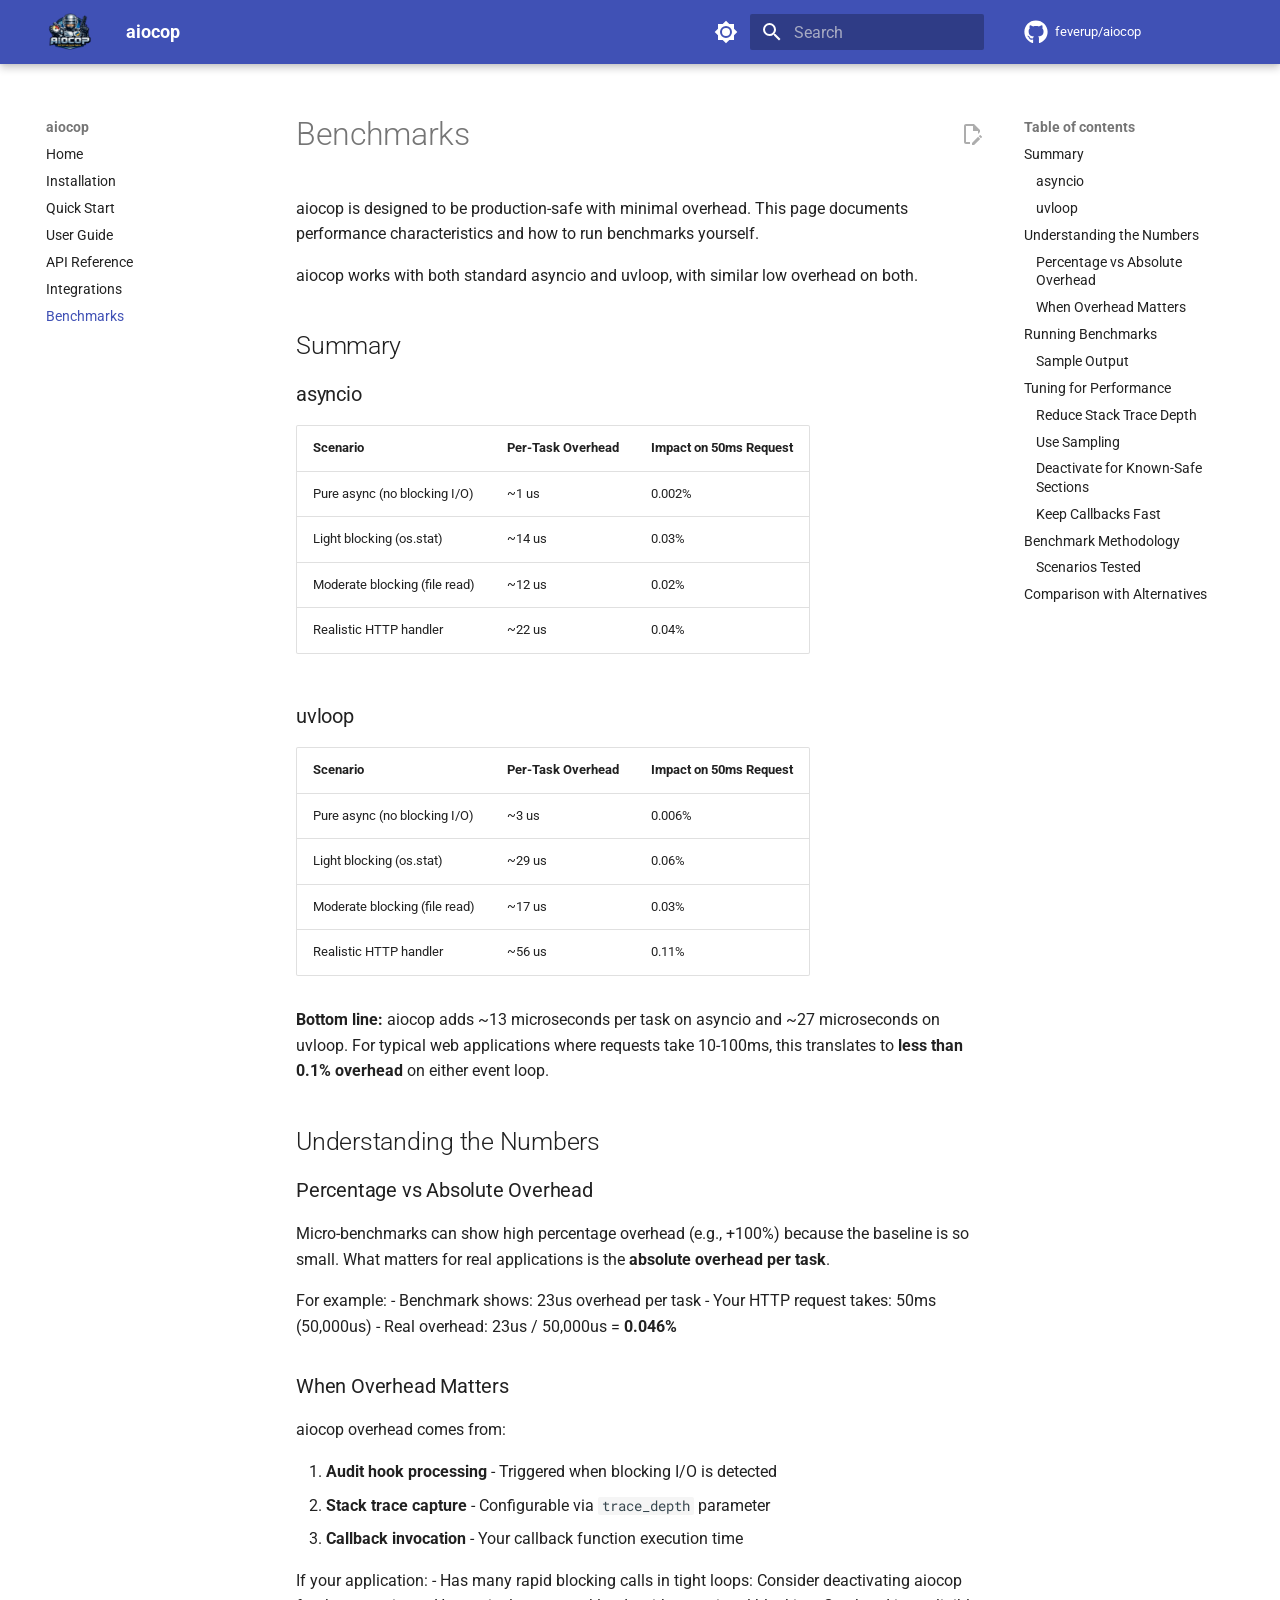
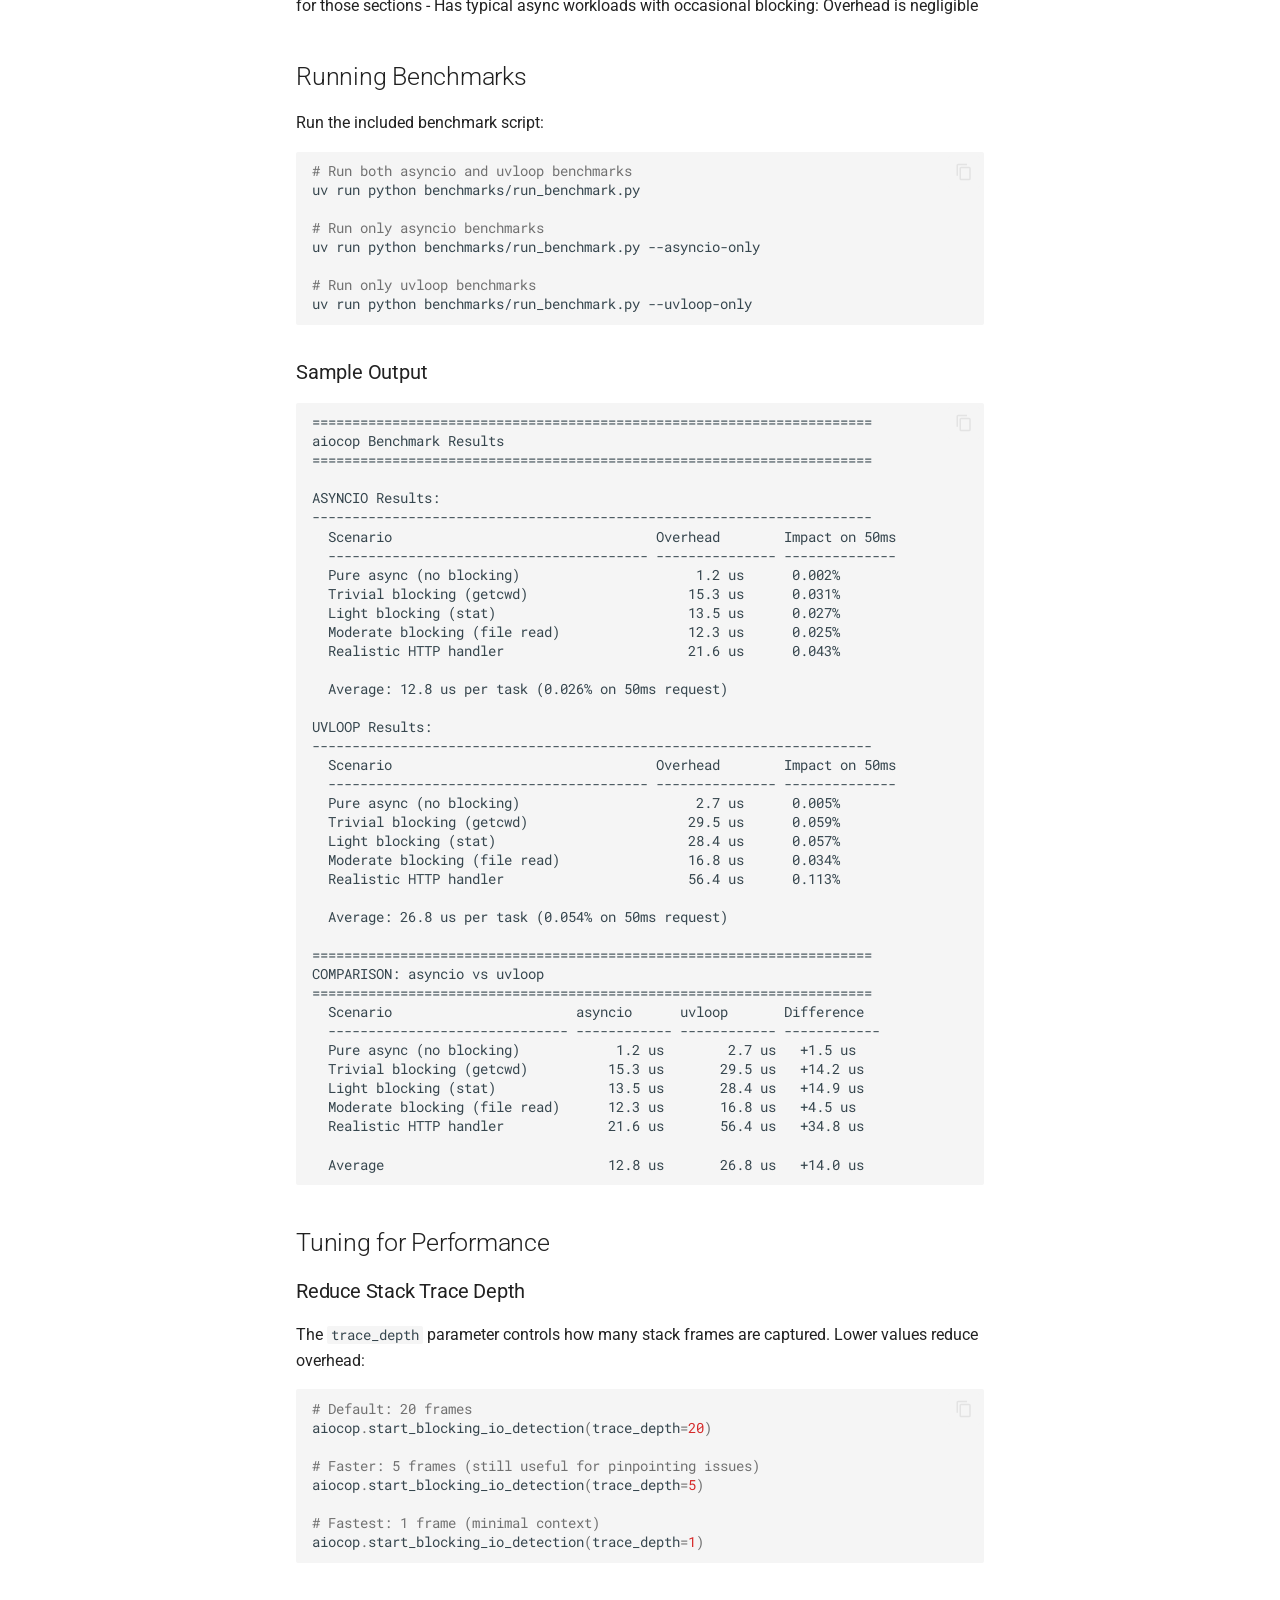
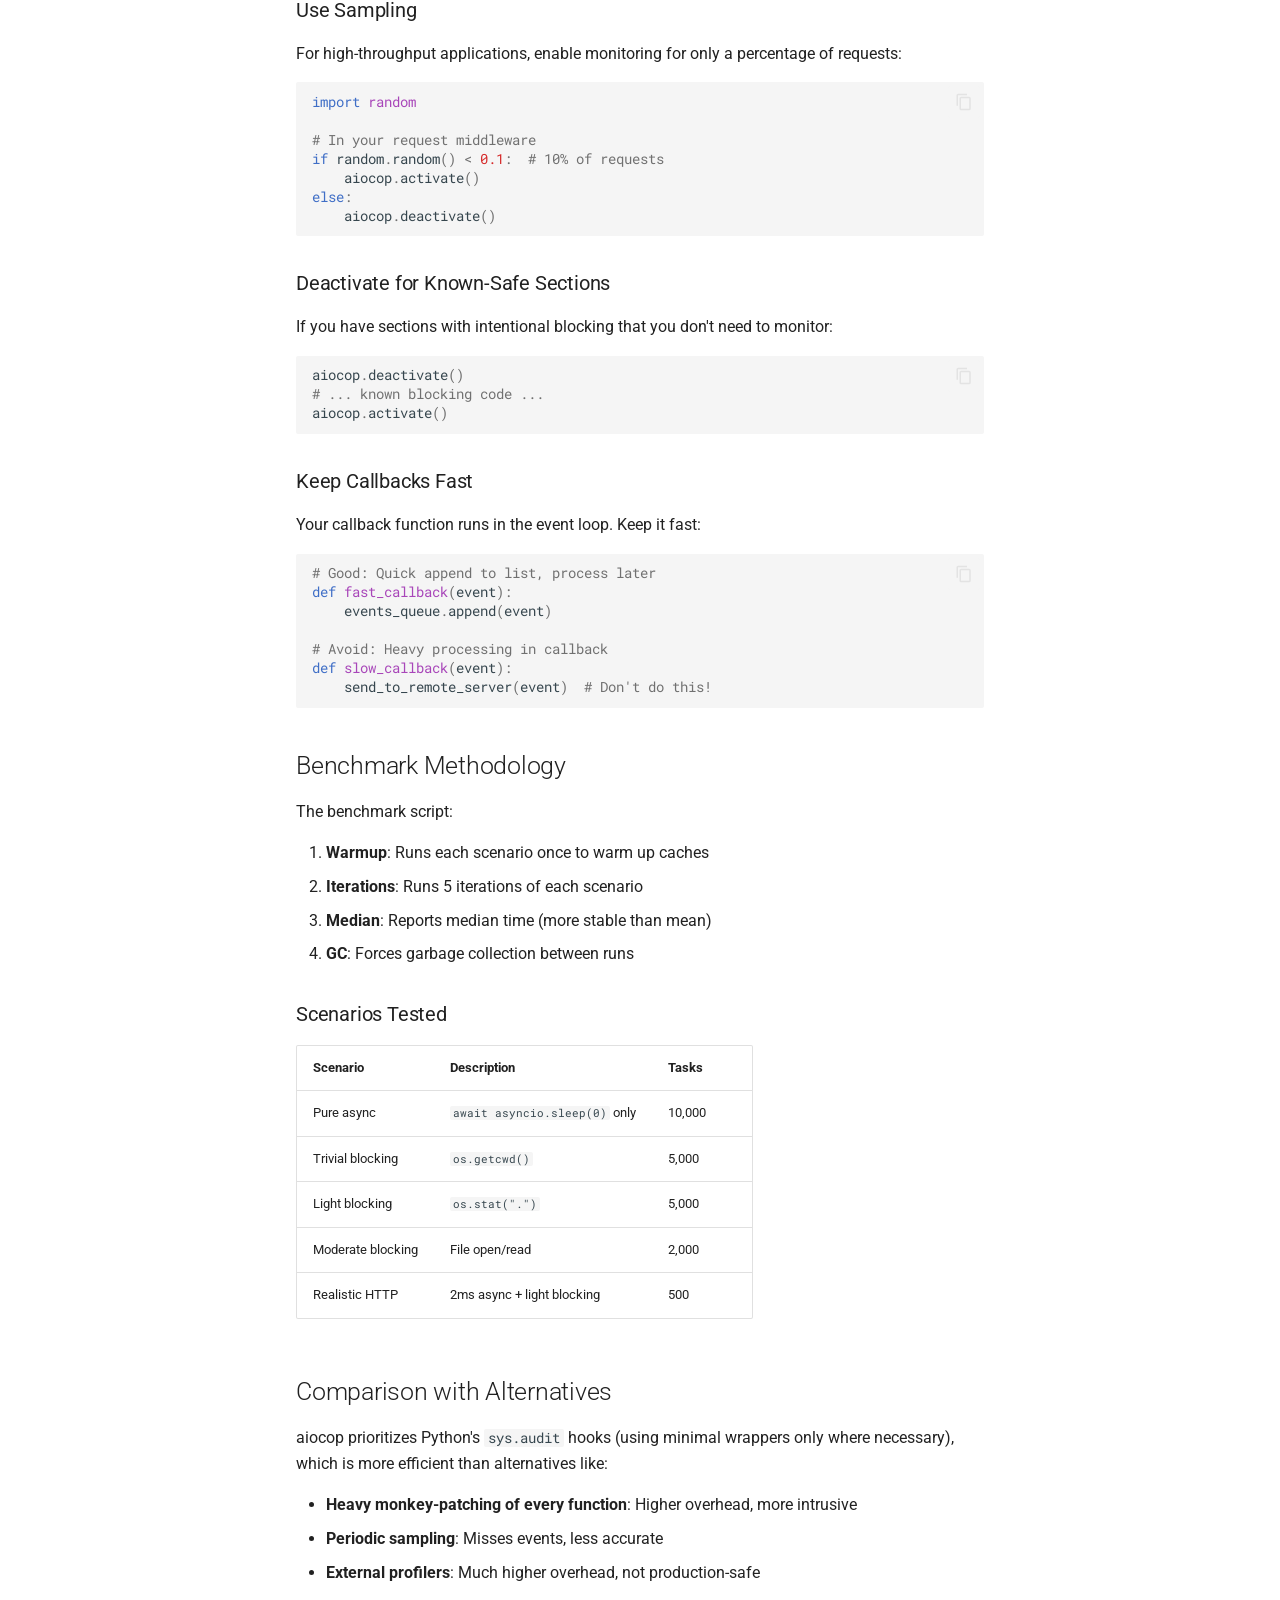
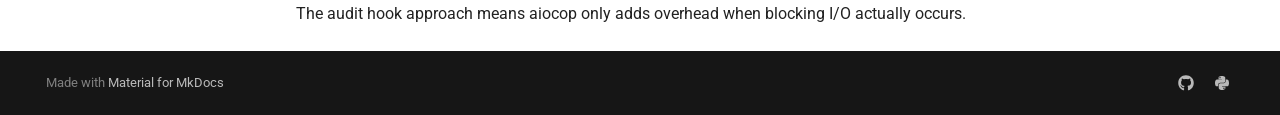
<file: benchmarks/index.html>
<!doctype html>
<html lang="en" class="no-js">
  <head>
    
      <meta charset="utf-8">
      <meta name="viewport" content="width=device-width,initial-scale=1">
      
        <meta name="description" content="Non-intrusive monitoring for Python asyncio. Detects, pinpoints, and logs blocking IO and CPU calls that freeze your event loop.">
      
      
        <meta name="author" content="Fever Labs, Inc.">
      
      
        <link rel="canonical" href="https://feverup.github.io/aiocop/benchmarks/">
      
      
        <link rel="prev" href="../integrations/">
      
      
      
        
      
      
      <link rel="icon" href="../images/aiocop_logo.png">
      <meta name="generator" content="mkdocs-1.6.1, mkdocs-material-9.7.7">
    
    
      
        <title>Benchmarks - aiocop</title>
      
    
    
      <link rel="stylesheet" href="../assets/stylesheets/main.ec1eaa64.min.css">
      
        
        <link rel="stylesheet" href="../assets/stylesheets/palette.ab4e12ef.min.css">
      
      


    
    
      
    
    
      
        
        
        <link rel="preconnect" href="https://fonts.gstatic.com" crossorigin>
        <link rel="stylesheet" href="https://fonts.googleapis.com/css?family=Roboto:300,300i,400,400i,700,700i%7CRoboto+Mono:400,400i,700,700i&display=fallback">
        <style>:root{--md-text-font:"Roboto";--md-code-font:"Roboto Mono"}</style>
      
    
    
      <link rel="stylesheet" href="../stylesheets/extra.css">
    
    <script>__md_scope=new URL("..",location),__md_hash=e=>[...e].reduce(((e,_)=>(e<<5)-e+_.charCodeAt(0)),0),__md_get=(e,_=localStorage,t=__md_scope)=>JSON.parse(_.getItem(t.pathname+"."+e)),__md_set=(e,_,t=localStorage,a=__md_scope)=>{try{t.setItem(a.pathname+"."+e,JSON.stringify(_))}catch(e){}}</script>
    
      

    
    
  </head>
  
  
    
    
      
    
    
    
    
    <body dir="ltr" data-md-color-scheme="default" data-md-color-primary="indigo" data-md-color-accent="indigo">
  
    
    <input class="md-toggle" data-md-toggle="drawer" type="checkbox" id="__drawer" autocomplete="off">
    <input class="md-toggle" data-md-toggle="search" type="checkbox" id="__search" autocomplete="off">
    <label class="md-overlay" for="__drawer"></label>
    <div data-md-component="skip">
      
        
        <a href="#benchmarks" class="md-skip">
          Skip to content
        </a>
      
    </div>
    <div data-md-component="announce">
      
    </div>
    
    
      

  

<header class="md-header md-header--shadow" data-md-component="header">
  <nav class="md-header__inner md-grid" aria-label="Header">
    <a href=".." title="aiocop" class="md-header__button md-logo" aria-label="aiocop" data-md-component="logo">
      
  <img src="../images/aiocop_logo.png" alt="logo">

    </a>
    <label class="md-header__button md-icon" for="__drawer">
      
      <svg xmlns="http://www.w3.org/2000/svg" viewBox="0 0 24 24"><path d="M3 6h18v2H3zm0 5h18v2H3zm0 5h18v2H3z"/></svg>
    </label>
    <div class="md-header__title" data-md-component="header-title">
      <div class="md-header__ellipsis">
        <div class="md-header__topic">
          <span class="md-ellipsis">
            aiocop
          </span>
        </div>
        <div class="md-header__topic" data-md-component="header-topic">
          <span class="md-ellipsis">
            
              Benchmarks
            
          </span>
        </div>
      </div>
    </div>
    
      
        <form class="md-header__option" data-md-component="palette">
  
    
    
    
    <input class="md-option" data-md-color-media="(prefers-color-scheme: light)" data-md-color-scheme="default" data-md-color-primary="indigo" data-md-color-accent="indigo"  aria-label="Switch to dark mode"  type="radio" name="__palette" id="__palette_0">
    
      <label class="md-header__button md-icon" title="Switch to dark mode" for="__palette_1" hidden>
        <svg xmlns="http://www.w3.org/2000/svg" viewBox="0 0 24 24"><path d="M12 8a4 4 0 0 0-4 4 4 4 0 0 0 4 4 4 4 0 0 0 4-4 4 4 0 0 0-4-4m0 10a6 6 0 0 1-6-6 6 6 0 0 1 6-6 6 6 0 0 1 6 6 6 6 0 0 1-6 6m8-9.31V4h-4.69L12 .69 8.69 4H4v4.69L.69 12 4 15.31V20h4.69L12 23.31 15.31 20H20v-4.69L23.31 12z"/></svg>
      </label>
    
  
    
    
    
    <input class="md-option" data-md-color-media="(prefers-color-scheme: dark)" data-md-color-scheme="slate" data-md-color-primary="indigo" data-md-color-accent="indigo"  aria-label="Switch to light mode"  type="radio" name="__palette" id="__palette_1">
    
      <label class="md-header__button md-icon" title="Switch to light mode" for="__palette_0" hidden>
        <svg xmlns="http://www.w3.org/2000/svg" viewBox="0 0 24 24"><path d="M12 18c-.89 0-1.74-.2-2.5-.55C11.56 16.5 13 14.42 13 12s-1.44-4.5-3.5-5.45C10.26 6.2 11.11 6 12 6a6 6 0 0 1 6 6 6 6 0 0 1-6 6m8-9.31V4h-4.69L12 .69 8.69 4H4v4.69L.69 12 4 15.31V20h4.69L12 23.31 15.31 20H20v-4.69L23.31 12z"/></svg>
      </label>
    
  
</form>
      
    
    
      <script>var palette=__md_get("__palette");if(palette&&palette.color){if("(prefers-color-scheme)"===palette.color.media){var media=matchMedia("(prefers-color-scheme: light)"),input=document.querySelector(media.matches?"[data-md-color-media='(prefers-color-scheme: light)']":"[data-md-color-media='(prefers-color-scheme: dark)']");palette.color.media=input.getAttribute("data-md-color-media"),palette.color.scheme=input.getAttribute("data-md-color-scheme"),palette.color.primary=input.getAttribute("data-md-color-primary"),palette.color.accent=input.getAttribute("data-md-color-accent")}for(var[key,value]of Object.entries(palette.color))document.body.setAttribute("data-md-color-"+key,value)}</script>
    
    
    
      
      
        <label class="md-header__button md-icon" for="__search">
          
          <svg xmlns="http://www.w3.org/2000/svg" viewBox="0 0 24 24"><path d="M9.5 3A6.5 6.5 0 0 1 16 9.5c0 1.61-.59 3.09-1.56 4.23l.27.27h.79l5 5-1.5 1.5-5-5v-.79l-.27-.27A6.52 6.52 0 0 1 9.5 16 6.5 6.5 0 0 1 3 9.5 6.5 6.5 0 0 1 9.5 3m0 2C7 5 5 7 5 9.5S7 14 9.5 14 14 12 14 9.5 12 5 9.5 5"/></svg>
        </label>
        <div class="md-search" data-md-component="search" role="dialog">
  <label class="md-search__overlay" for="__search"></label>
  <div class="md-search__inner" role="search">
    <form class="md-search__form" name="search">
      <input type="text" class="md-search__input" name="query" aria-label="Search" placeholder="Search" autocapitalize="off" autocorrect="off" autocomplete="off" spellcheck="false" data-md-component="search-query" required>
      <label class="md-search__icon md-icon" for="__search">
        
        <svg xmlns="http://www.w3.org/2000/svg" viewBox="0 0 24 24"><path d="M9.5 3A6.5 6.5 0 0 1 16 9.5c0 1.61-.59 3.09-1.56 4.23l.27.27h.79l5 5-1.5 1.5-5-5v-.79l-.27-.27A6.52 6.52 0 0 1 9.5 16 6.5 6.5 0 0 1 3 9.5 6.5 6.5 0 0 1 9.5 3m0 2C7 5 5 7 5 9.5S7 14 9.5 14 14 12 14 9.5 12 5 9.5 5"/></svg>
        
        <svg xmlns="http://www.w3.org/2000/svg" viewBox="0 0 24 24"><path d="M20 11v2H8l5.5 5.5-1.42 1.42L4.16 12l7.92-7.92L13.5 5.5 8 11z"/></svg>
      </label>
      <nav class="md-search__options" aria-label="Search">
        
        <button type="reset" class="md-search__icon md-icon" title="Clear" aria-label="Clear" tabindex="-1">
          
          <svg xmlns="http://www.w3.org/2000/svg" viewBox="0 0 24 24"><path d="M19 6.41 17.59 5 12 10.59 6.41 5 5 6.41 10.59 12 5 17.59 6.41 19 12 13.41 17.59 19 19 17.59 13.41 12z"/></svg>
        </button>
      </nav>
      
    </form>
    <div class="md-search__output">
      <div class="md-search__scrollwrap" tabindex="0" data-md-scrollfix>
        <div class="md-search-result" data-md-component="search-result">
          <div class="md-search-result__meta">
            Initializing search
          </div>
          <ol class="md-search-result__list" role="presentation"></ol>
        </div>
      </div>
    </div>
  </div>
</div>
      
    
    
      <div class="md-header__source">
        <a href="https://github.com/feverup/aiocop" title="Go to repository" class="md-source" data-md-component="source">
  <div class="md-source__icon md-icon">
    
    <svg xmlns="http://www.w3.org/2000/svg" viewBox="0 0 512 512"><!--! Font Awesome Free 7.1.0 by @fontawesome - https://fontawesome.com License - https://fontawesome.com/license/free (Icons: CC BY 4.0, Fonts: SIL OFL 1.1, Code: MIT License) Copyright 2025 Fonticons, Inc.--><path d="M173.9 397.4c0 2-2.3 3.6-5.2 3.6-3.3.3-5.6-1.3-5.6-3.6 0-2 2.3-3.6 5.2-3.6 3-.3 5.6 1.3 5.6 3.6m-31.1-4.5c-.7 2 1.3 4.3 4.3 4.9 2.6 1 5.6 0 6.2-2s-1.3-4.3-4.3-5.2c-2.6-.7-5.5.3-6.2 2.3m44.2-1.7c-2.9.7-4.9 2.6-4.6 4.9.3 2 2.9 3.3 5.9 2.6 2.9-.7 4.9-2.6 4.6-4.6-.3-1.9-3-3.2-5.9-2.9M252.8 8C114.1 8 8 113.3 8 252c0 110.9 69.8 205.8 169.5 239.2 12.8 2.3 17.3-5.6 17.3-12.1 0-6.2-.3-40.4-.3-61.4 0 0-70 15-84.7-29.8 0 0-11.4-29.1-27.8-36.6 0 0-22.9-15.7 1.6-15.4 0 0 24.9 2 38.6 25.8 21.9 38.6 58.6 27.5 72.9 20.9 2.3-16 8.8-27.1 16-33.7-55.9-6.2-112.3-14.3-112.3-110.5 0-27.5 7.6-41.3 23.6-58.9-2.6-6.5-11.1-33.3 2.6-67.9 20.9-6.5 69 27 69 27 20-5.6 41.5-8.5 62.8-8.5s42.8 2.9 62.8 8.5c0 0 48.1-33.6 69-27 13.7 34.7 5.2 61.4 2.6 67.9 16 17.7 25.8 31.5 25.8 58.9 0 96.5-58.9 104.2-114.8 110.5 9.2 7.9 17 22.9 17 46.4 0 33.7-.3 75.4-.3 83.6 0 6.5 4.6 14.4 17.3 12.1C436.2 457.8 504 362.9 504 252 504 113.3 391.5 8 252.8 8M105.2 352.9c-1.3 1-1 3.3.7 5.2 1.6 1.6 3.9 2.3 5.2 1 1.3-1 1-3.3-.7-5.2-1.6-1.6-3.9-2.3-5.2-1m-10.8-8.1c-.7 1.3.3 2.9 2.3 3.9 1.6 1 3.6.7 4.3-.7.7-1.3-.3-2.9-2.3-3.9-2-.6-3.6-.3-4.3.7m32.4 35.6c-1.6 1.3-1 4.3 1.3 6.2 2.3 2.3 5.2 2.6 6.5 1 1.3-1.3.7-4.3-1.3-6.2-2.2-2.3-5.2-2.6-6.5-1m-11.4-14.7c-1.6 1-1.6 3.6 0 5.9s4.3 3.3 5.6 2.3c1.6-1.3 1.6-3.9 0-6.2-1.4-2.3-4-3.3-5.6-2"/></svg>
  </div>
  <div class="md-source__repository">
    feverup/aiocop
  </div>
</a>
      </div>
    
  </nav>
  
</header>
    
    <div class="md-container" data-md-component="container">
      
      
        
          
        
      
      <main class="md-main" data-md-component="main">
        <div class="md-main__inner md-grid">
          
            
              
              <div class="md-sidebar md-sidebar--primary" data-md-component="sidebar" data-md-type="navigation" >
                <div class="md-sidebar__scrollwrap">
                  <div class="md-sidebar__inner">
                    



<nav class="md-nav md-nav--primary" aria-label="Navigation" data-md-level="0">
  <label class="md-nav__title" for="__drawer">
    <a href=".." title="aiocop" class="md-nav__button md-logo" aria-label="aiocop" data-md-component="logo">
      
  <img src="../images/aiocop_logo.png" alt="logo">

    </a>
    aiocop
  </label>
  
    <div class="md-nav__source">
      <a href="https://github.com/feverup/aiocop" title="Go to repository" class="md-source" data-md-component="source">
  <div class="md-source__icon md-icon">
    
    <svg xmlns="http://www.w3.org/2000/svg" viewBox="0 0 512 512"><!--! Font Awesome Free 7.1.0 by @fontawesome - https://fontawesome.com License - https://fontawesome.com/license/free (Icons: CC BY 4.0, Fonts: SIL OFL 1.1, Code: MIT License) Copyright 2025 Fonticons, Inc.--><path d="M173.9 397.4c0 2-2.3 3.6-5.2 3.6-3.3.3-5.6-1.3-5.6-3.6 0-2 2.3-3.6 5.2-3.6 3-.3 5.6 1.3 5.6 3.6m-31.1-4.5c-.7 2 1.3 4.3 4.3 4.9 2.6 1 5.6 0 6.2-2s-1.3-4.3-4.3-5.2c-2.6-.7-5.5.3-6.2 2.3m44.2-1.7c-2.9.7-4.9 2.6-4.6 4.9.3 2 2.9 3.3 5.9 2.6 2.9-.7 4.9-2.6 4.6-4.6-.3-1.9-3-3.2-5.9-2.9M252.8 8C114.1 8 8 113.3 8 252c0 110.9 69.8 205.8 169.5 239.2 12.8 2.3 17.3-5.6 17.3-12.1 0-6.2-.3-40.4-.3-61.4 0 0-70 15-84.7-29.8 0 0-11.4-29.1-27.8-36.6 0 0-22.9-15.7 1.6-15.4 0 0 24.9 2 38.6 25.8 21.9 38.6 58.6 27.5 72.9 20.9 2.3-16 8.8-27.1 16-33.7-55.9-6.2-112.3-14.3-112.3-110.5 0-27.5 7.6-41.3 23.6-58.9-2.6-6.5-11.1-33.3 2.6-67.9 20.9-6.5 69 27 69 27 20-5.6 41.5-8.5 62.8-8.5s42.8 2.9 62.8 8.5c0 0 48.1-33.6 69-27 13.7 34.7 5.2 61.4 2.6 67.9 16 17.7 25.8 31.5 25.8 58.9 0 96.5-58.9 104.2-114.8 110.5 9.2 7.9 17 22.9 17 46.4 0 33.7-.3 75.4-.3 83.6 0 6.5 4.6 14.4 17.3 12.1C436.2 457.8 504 362.9 504 252 504 113.3 391.5 8 252.8 8M105.2 352.9c-1.3 1-1 3.3.7 5.2 1.6 1.6 3.9 2.3 5.2 1 1.3-1 1-3.3-.7-5.2-1.6-1.6-3.9-2.3-5.2-1m-10.8-8.1c-.7 1.3.3 2.9 2.3 3.9 1.6 1 3.6.7 4.3-.7.7-1.3-.3-2.9-2.3-3.9-2-.6-3.6-.3-4.3.7m32.4 35.6c-1.6 1.3-1 4.3 1.3 6.2 2.3 2.3 5.2 2.6 6.5 1 1.3-1.3.7-4.3-1.3-6.2-2.2-2.3-5.2-2.6-6.5-1m-11.4-14.7c-1.6 1-1.6 3.6 0 5.9s4.3 3.3 5.6 2.3c1.6-1.3 1.6-3.9 0-6.2-1.4-2.3-4-3.3-5.6-2"/></svg>
  </div>
  <div class="md-source__repository">
    feverup/aiocop
  </div>
</a>
    </div>
  
  <ul class="md-nav__list" data-md-scrollfix>
    
      
      
  
  
  
  
    <li class="md-nav__item">
      <a href=".." class="md-nav__link">
        
  
  
  <span class="md-ellipsis">
    
  
    Home
  

    
  </span>
  
  

      </a>
    </li>
  

    
      
      
  
  
  
  
    <li class="md-nav__item">
      <a href="../installation/" class="md-nav__link">
        
  
  
  <span class="md-ellipsis">
    
  
    Installation
  

    
  </span>
  
  

      </a>
    </li>
  

    
      
      
  
  
  
  
    <li class="md-nav__item">
      <a href="../quickstart/" class="md-nav__link">
        
  
  
  <span class="md-ellipsis">
    
  
    Quick Start
  

    
  </span>
  
  

      </a>
    </li>
  

    
      
      
  
  
  
  
    <li class="md-nav__item">
      <a href="../guide/" class="md-nav__link">
        
  
  
  <span class="md-ellipsis">
    
  
    User Guide
  

    
  </span>
  
  

      </a>
    </li>
  

    
      
      
  
  
  
  
    <li class="md-nav__item">
      <a href="../api/" class="md-nav__link">
        
  
  
  <span class="md-ellipsis">
    
  
    API Reference
  

    
  </span>
  
  

      </a>
    </li>
  

    
      
      
  
  
  
  
    <li class="md-nav__item">
      <a href="../integrations/" class="md-nav__link">
        
  
  
  <span class="md-ellipsis">
    
  
    Integrations
  

    
  </span>
  
  

      </a>
    </li>
  

    
      
      
  
  
    
  
  
  
    <li class="md-nav__item md-nav__item--active">
      
      <input class="md-nav__toggle md-toggle" type="checkbox" id="__toc">
      
      
        
      
      
        <label class="md-nav__link md-nav__link--active" for="__toc">
          
  
  
  <span class="md-ellipsis">
    
  
    Benchmarks
  

    
  </span>
  
  

          <span class="md-nav__icon md-icon"></span>
        </label>
      
      <a href="./" class="md-nav__link md-nav__link--active">
        
  
  
  <span class="md-ellipsis">
    
  
    Benchmarks
  

    
  </span>
  
  

      </a>
      
        

<nav class="md-nav md-nav--secondary" aria-label="Table of contents">
  
  
  
    
  
  
    <label class="md-nav__title" for="__toc">
      <span class="md-nav__icon md-icon"></span>
      Table of contents
    </label>
    <ul class="md-nav__list" data-md-component="toc" data-md-scrollfix>
      
        <li class="md-nav__item">
  <a href="#summary" class="md-nav__link">
    <span class="md-ellipsis">
      
        Summary
      
    </span>
  </a>
  
    <nav class="md-nav" aria-label="Summary">
      <ul class="md-nav__list">
        
          <li class="md-nav__item">
  <a href="#asyncio" class="md-nav__link">
    <span class="md-ellipsis">
      
        asyncio
      
    </span>
  </a>
  
</li>
        
          <li class="md-nav__item">
  <a href="#uvloop" class="md-nav__link">
    <span class="md-ellipsis">
      
        uvloop
      
    </span>
  </a>
  
</li>
        
      </ul>
    </nav>
  
</li>
      
        <li class="md-nav__item">
  <a href="#understanding-the-numbers" class="md-nav__link">
    <span class="md-ellipsis">
      
        Understanding the Numbers
      
    </span>
  </a>
  
    <nav class="md-nav" aria-label="Understanding the Numbers">
      <ul class="md-nav__list">
        
          <li class="md-nav__item">
  <a href="#percentage-vs-absolute-overhead" class="md-nav__link">
    <span class="md-ellipsis">
      
        Percentage vs Absolute Overhead
      
    </span>
  </a>
  
</li>
        
          <li class="md-nav__item">
  <a href="#when-overhead-matters" class="md-nav__link">
    <span class="md-ellipsis">
      
        When Overhead Matters
      
    </span>
  </a>
  
</li>
        
      </ul>
    </nav>
  
</li>
      
        <li class="md-nav__item">
  <a href="#running-benchmarks" class="md-nav__link">
    <span class="md-ellipsis">
      
        Running Benchmarks
      
    </span>
  </a>
  
    <nav class="md-nav" aria-label="Running Benchmarks">
      <ul class="md-nav__list">
        
          <li class="md-nav__item">
  <a href="#sample-output" class="md-nav__link">
    <span class="md-ellipsis">
      
        Sample Output
      
    </span>
  </a>
  
</li>
        
      </ul>
    </nav>
  
</li>
      
        <li class="md-nav__item">
  <a href="#tuning-for-performance" class="md-nav__link">
    <span class="md-ellipsis">
      
        Tuning for Performance
      
    </span>
  </a>
  
    <nav class="md-nav" aria-label="Tuning for Performance">
      <ul class="md-nav__list">
        
          <li class="md-nav__item">
  <a href="#reduce-stack-trace-depth" class="md-nav__link">
    <span class="md-ellipsis">
      
        Reduce Stack Trace Depth
      
    </span>
  </a>
  
</li>
        
          <li class="md-nav__item">
  <a href="#use-sampling" class="md-nav__link">
    <span class="md-ellipsis">
      
        Use Sampling
      
    </span>
  </a>
  
</li>
        
          <li class="md-nav__item">
  <a href="#deactivate-for-known-safe-sections" class="md-nav__link">
    <span class="md-ellipsis">
      
        Deactivate for Known-Safe Sections
      
    </span>
  </a>
  
</li>
        
          <li class="md-nav__item">
  <a href="#keep-callbacks-fast" class="md-nav__link">
    <span class="md-ellipsis">
      
        Keep Callbacks Fast
      
    </span>
  </a>
  
</li>
        
      </ul>
    </nav>
  
</li>
      
        <li class="md-nav__item">
  <a href="#benchmark-methodology" class="md-nav__link">
    <span class="md-ellipsis">
      
        Benchmark Methodology
      
    </span>
  </a>
  
    <nav class="md-nav" aria-label="Benchmark Methodology">
      <ul class="md-nav__list">
        
          <li class="md-nav__item">
  <a href="#scenarios-tested" class="md-nav__link">
    <span class="md-ellipsis">
      
        Scenarios Tested
      
    </span>
  </a>
  
</li>
        
      </ul>
    </nav>
  
</li>
      
        <li class="md-nav__item">
  <a href="#comparison-with-alternatives" class="md-nav__link">
    <span class="md-ellipsis">
      
        Comparison with Alternatives
      
    </span>
  </a>
  
</li>
      
    </ul>
  
</nav>
      
    </li>
  

    
  </ul>
</nav>
                  </div>
                </div>
              </div>
            
            
              
              <div class="md-sidebar md-sidebar--secondary" data-md-component="sidebar" data-md-type="toc" >
                <div class="md-sidebar__scrollwrap">
                  <div class="md-sidebar__inner">
                    

<nav class="md-nav md-nav--secondary" aria-label="Table of contents">
  
  
  
    
  
  
    <label class="md-nav__title" for="__toc">
      <span class="md-nav__icon md-icon"></span>
      Table of contents
    </label>
    <ul class="md-nav__list" data-md-component="toc" data-md-scrollfix>
      
        <li class="md-nav__item">
  <a href="#summary" class="md-nav__link">
    <span class="md-ellipsis">
      
        Summary
      
    </span>
  </a>
  
    <nav class="md-nav" aria-label="Summary">
      <ul class="md-nav__list">
        
          <li class="md-nav__item">
  <a href="#asyncio" class="md-nav__link">
    <span class="md-ellipsis">
      
        asyncio
      
    </span>
  </a>
  
</li>
        
          <li class="md-nav__item">
  <a href="#uvloop" class="md-nav__link">
    <span class="md-ellipsis">
      
        uvloop
      
    </span>
  </a>
  
</li>
        
      </ul>
    </nav>
  
</li>
      
        <li class="md-nav__item">
  <a href="#understanding-the-numbers" class="md-nav__link">
    <span class="md-ellipsis">
      
        Understanding the Numbers
      
    </span>
  </a>
  
    <nav class="md-nav" aria-label="Understanding the Numbers">
      <ul class="md-nav__list">
        
          <li class="md-nav__item">
  <a href="#percentage-vs-absolute-overhead" class="md-nav__link">
    <span class="md-ellipsis">
      
        Percentage vs Absolute Overhead
      
    </span>
  </a>
  
</li>
        
          <li class="md-nav__item">
  <a href="#when-overhead-matters" class="md-nav__link">
    <span class="md-ellipsis">
      
        When Overhead Matters
      
    </span>
  </a>
  
</li>
        
      </ul>
    </nav>
  
</li>
      
        <li class="md-nav__item">
  <a href="#running-benchmarks" class="md-nav__link">
    <span class="md-ellipsis">
      
        Running Benchmarks
      
    </span>
  </a>
  
    <nav class="md-nav" aria-label="Running Benchmarks">
      <ul class="md-nav__list">
        
          <li class="md-nav__item">
  <a href="#sample-output" class="md-nav__link">
    <span class="md-ellipsis">
      
        Sample Output
      
    </span>
  </a>
  
</li>
        
      </ul>
    </nav>
  
</li>
      
        <li class="md-nav__item">
  <a href="#tuning-for-performance" class="md-nav__link">
    <span class="md-ellipsis">
      
        Tuning for Performance
      
    </span>
  </a>
  
    <nav class="md-nav" aria-label="Tuning for Performance">
      <ul class="md-nav__list">
        
          <li class="md-nav__item">
  <a href="#reduce-stack-trace-depth" class="md-nav__link">
    <span class="md-ellipsis">
      
        Reduce Stack Trace Depth
      
    </span>
  </a>
  
</li>
        
          <li class="md-nav__item">
  <a href="#use-sampling" class="md-nav__link">
    <span class="md-ellipsis">
      
        Use Sampling
      
    </span>
  </a>
  
</li>
        
          <li class="md-nav__item">
  <a href="#deactivate-for-known-safe-sections" class="md-nav__link">
    <span class="md-ellipsis">
      
        Deactivate for Known-Safe Sections
      
    </span>
  </a>
  
</li>
        
          <li class="md-nav__item">
  <a href="#keep-callbacks-fast" class="md-nav__link">
    <span class="md-ellipsis">
      
        Keep Callbacks Fast
      
    </span>
  </a>
  
</li>
        
      </ul>
    </nav>
  
</li>
      
        <li class="md-nav__item">
  <a href="#benchmark-methodology" class="md-nav__link">
    <span class="md-ellipsis">
      
        Benchmark Methodology
      
    </span>
  </a>
  
    <nav class="md-nav" aria-label="Benchmark Methodology">
      <ul class="md-nav__list">
        
          <li class="md-nav__item">
  <a href="#scenarios-tested" class="md-nav__link">
    <span class="md-ellipsis">
      
        Scenarios Tested
      
    </span>
  </a>
  
</li>
        
      </ul>
    </nav>
  
</li>
      
        <li class="md-nav__item">
  <a href="#comparison-with-alternatives" class="md-nav__link">
    <span class="md-ellipsis">
      
        Comparison with Alternatives
      
    </span>
  </a>
  
</li>
      
    </ul>
  
</nav>
                  </div>
                </div>
              </div>
            
          
          
            <div class="md-content" data-md-component="content">
              
              <article class="md-content__inner md-typeset">
                
                  


  
    <a href="https://github.com/feverup/aiocop/edit/master/docs/benchmarks.md" title="Edit this page" class="md-content__button md-icon" rel="edit">
      
      <svg xmlns="http://www.w3.org/2000/svg" viewBox="0 0 24 24"><path d="M10 20H6V4h7v5h5v3.1l2-2V8l-6-6H6c-1.1 0-2 .9-2 2v16c0 1.1.9 2 2 2h4zm10.2-7c.1 0 .3.1.4.2l1.3 1.3c.2.2.2.6 0 .8l-1 1-2.1-2.1 1-1c.1-.1.2-.2.4-.2m0 3.9L14.1 23H12v-2.1l6.1-6.1z"/></svg>
    </a>
  
  


<h1 id="benchmarks">Benchmarks<a class="headerlink" href="#benchmarks" title="Permanent link">&para;</a></h1>
<p>aiocop is designed to be production-safe with minimal overhead. This page documents performance characteristics and how to run benchmarks yourself.</p>
<p>aiocop works with both standard asyncio and uvloop, with similar low overhead on both.</p>
<h2 id="summary">Summary<a class="headerlink" href="#summary" title="Permanent link">&para;</a></h2>
<h3 id="asyncio">asyncio<a class="headerlink" href="#asyncio" title="Permanent link">&para;</a></h3>
<table>
<thead>
<tr>
<th>Scenario</th>
<th>Per-Task Overhead</th>
<th>Impact on 50ms Request</th>
</tr>
</thead>
<tbody>
<tr>
<td>Pure async (no blocking I/O)</td>
<td>~1 us</td>
<td>0.002%</td>
</tr>
<tr>
<td>Light blocking (os.stat)</td>
<td>~14 us</td>
<td>0.03%</td>
</tr>
<tr>
<td>Moderate blocking (file read)</td>
<td>~12 us</td>
<td>0.02%</td>
</tr>
<tr>
<td>Realistic HTTP handler</td>
<td>~22 us</td>
<td>0.04%</td>
</tr>
</tbody>
</table>
<h3 id="uvloop">uvloop<a class="headerlink" href="#uvloop" title="Permanent link">&para;</a></h3>
<table>
<thead>
<tr>
<th>Scenario</th>
<th>Per-Task Overhead</th>
<th>Impact on 50ms Request</th>
</tr>
</thead>
<tbody>
<tr>
<td>Pure async (no blocking I/O)</td>
<td>~3 us</td>
<td>0.006%</td>
</tr>
<tr>
<td>Light blocking (os.stat)</td>
<td>~29 us</td>
<td>0.06%</td>
</tr>
<tr>
<td>Moderate blocking (file read)</td>
<td>~17 us</td>
<td>0.03%</td>
</tr>
<tr>
<td>Realistic HTTP handler</td>
<td>~56 us</td>
<td>0.11%</td>
</tr>
</tbody>
</table>
<p><strong>Bottom line:</strong> aiocop adds ~13 microseconds per task on asyncio and ~27 microseconds on uvloop. For typical web applications where requests take 10-100ms, this translates to <strong>less than 0.1% overhead</strong> on either event loop.</p>
<h2 id="understanding-the-numbers">Understanding the Numbers<a class="headerlink" href="#understanding-the-numbers" title="Permanent link">&para;</a></h2>
<h3 id="percentage-vs-absolute-overhead">Percentage vs Absolute Overhead<a class="headerlink" href="#percentage-vs-absolute-overhead" title="Permanent link">&para;</a></h3>
<p>Micro-benchmarks can show high percentage overhead (e.g., +100%) because the baseline is so small. What matters for real applications is the <strong>absolute overhead per task</strong>.</p>
<p>For example:
- Benchmark shows: 23us overhead per task
- Your HTTP request takes: 50ms (50,000us)
- Real overhead: 23us / 50,000us = <strong>0.046%</strong></p>
<h3 id="when-overhead-matters">When Overhead Matters<a class="headerlink" href="#when-overhead-matters" title="Permanent link">&para;</a></h3>
<p>aiocop overhead comes from:</p>
<ol>
<li><strong>Audit hook processing</strong> - Triggered when blocking I/O is detected</li>
<li><strong>Stack trace capture</strong> - Configurable via <code>trace_depth</code> parameter</li>
<li><strong>Callback invocation</strong> - Your callback function execution time</li>
</ol>
<p>If your application:
- Has many rapid blocking calls in tight loops: Consider deactivating aiocop for those sections
- Has typical async workloads with occasional blocking: Overhead is negligible</p>
<h2 id="running-benchmarks">Running Benchmarks<a class="headerlink" href="#running-benchmarks" title="Permanent link">&para;</a></h2>
<p>Run the included benchmark script:</p>
<div class="highlight"><pre><span></span><code><a id="__codelineno-0-1" name="__codelineno-0-1" href="#__codelineno-0-1"></a><span class="c1"># Run both asyncio and uvloop benchmarks</span>
<a id="__codelineno-0-2" name="__codelineno-0-2" href="#__codelineno-0-2"></a>uv<span class="w"> </span>run<span class="w"> </span>python<span class="w"> </span>benchmarks/run_benchmark.py
<a id="__codelineno-0-3" name="__codelineno-0-3" href="#__codelineno-0-3"></a>
<a id="__codelineno-0-4" name="__codelineno-0-4" href="#__codelineno-0-4"></a><span class="c1"># Run only asyncio benchmarks</span>
<a id="__codelineno-0-5" name="__codelineno-0-5" href="#__codelineno-0-5"></a>uv<span class="w"> </span>run<span class="w"> </span>python<span class="w"> </span>benchmarks/run_benchmark.py<span class="w"> </span>--asyncio-only
<a id="__codelineno-0-6" name="__codelineno-0-6" href="#__codelineno-0-6"></a>
<a id="__codelineno-0-7" name="__codelineno-0-7" href="#__codelineno-0-7"></a><span class="c1"># Run only uvloop benchmarks</span>
<a id="__codelineno-0-8" name="__codelineno-0-8" href="#__codelineno-0-8"></a>uv<span class="w"> </span>run<span class="w"> </span>python<span class="w"> </span>benchmarks/run_benchmark.py<span class="w"> </span>--uvloop-only
</code></pre></div>
<h3 id="sample-output">Sample Output<a class="headerlink" href="#sample-output" title="Permanent link">&para;</a></h3>
<div class="highlight"><pre><span></span><code><a id="__codelineno-1-1" name="__codelineno-1-1" href="#__codelineno-1-1"></a>======================================================================
<a id="__codelineno-1-2" name="__codelineno-1-2" href="#__codelineno-1-2"></a>aiocop Benchmark Results
<a id="__codelineno-1-3" name="__codelineno-1-3" href="#__codelineno-1-3"></a>======================================================================
<a id="__codelineno-1-4" name="__codelineno-1-4" href="#__codelineno-1-4"></a>
<a id="__codelineno-1-5" name="__codelineno-1-5" href="#__codelineno-1-5"></a>ASYNCIO Results:
<a id="__codelineno-1-6" name="__codelineno-1-6" href="#__codelineno-1-6"></a>----------------------------------------------------------------------
<a id="__codelineno-1-7" name="__codelineno-1-7" href="#__codelineno-1-7"></a>  Scenario                                 Overhead        Impact on 50ms
<a id="__codelineno-1-8" name="__codelineno-1-8" href="#__codelineno-1-8"></a>  ---------------------------------------- --------------- --------------
<a id="__codelineno-1-9" name="__codelineno-1-9" href="#__codelineno-1-9"></a>  Pure async (no blocking)                      1.2 us      0.002%
<a id="__codelineno-1-10" name="__codelineno-1-10" href="#__codelineno-1-10"></a>  Trivial blocking (getcwd)                    15.3 us      0.031%
<a id="__codelineno-1-11" name="__codelineno-1-11" href="#__codelineno-1-11"></a>  Light blocking (stat)                        13.5 us      0.027%
<a id="__codelineno-1-12" name="__codelineno-1-12" href="#__codelineno-1-12"></a>  Moderate blocking (file read)                12.3 us      0.025%
<a id="__codelineno-1-13" name="__codelineno-1-13" href="#__codelineno-1-13"></a>  Realistic HTTP handler                       21.6 us      0.043%
<a id="__codelineno-1-14" name="__codelineno-1-14" href="#__codelineno-1-14"></a>
<a id="__codelineno-1-15" name="__codelineno-1-15" href="#__codelineno-1-15"></a>  Average: 12.8 us per task (0.026% on 50ms request)
<a id="__codelineno-1-16" name="__codelineno-1-16" href="#__codelineno-1-16"></a>
<a id="__codelineno-1-17" name="__codelineno-1-17" href="#__codelineno-1-17"></a>UVLOOP Results:
<a id="__codelineno-1-18" name="__codelineno-1-18" href="#__codelineno-1-18"></a>----------------------------------------------------------------------
<a id="__codelineno-1-19" name="__codelineno-1-19" href="#__codelineno-1-19"></a>  Scenario                                 Overhead        Impact on 50ms
<a id="__codelineno-1-20" name="__codelineno-1-20" href="#__codelineno-1-20"></a>  ---------------------------------------- --------------- --------------
<a id="__codelineno-1-21" name="__codelineno-1-21" href="#__codelineno-1-21"></a>  Pure async (no blocking)                      2.7 us      0.005%
<a id="__codelineno-1-22" name="__codelineno-1-22" href="#__codelineno-1-22"></a>  Trivial blocking (getcwd)                    29.5 us      0.059%
<a id="__codelineno-1-23" name="__codelineno-1-23" href="#__codelineno-1-23"></a>  Light blocking (stat)                        28.4 us      0.057%
<a id="__codelineno-1-24" name="__codelineno-1-24" href="#__codelineno-1-24"></a>  Moderate blocking (file read)                16.8 us      0.034%
<a id="__codelineno-1-25" name="__codelineno-1-25" href="#__codelineno-1-25"></a>  Realistic HTTP handler                       56.4 us      0.113%
<a id="__codelineno-1-26" name="__codelineno-1-26" href="#__codelineno-1-26"></a>
<a id="__codelineno-1-27" name="__codelineno-1-27" href="#__codelineno-1-27"></a>  Average: 26.8 us per task (0.054% on 50ms request)
<a id="__codelineno-1-28" name="__codelineno-1-28" href="#__codelineno-1-28"></a>
<a id="__codelineno-1-29" name="__codelineno-1-29" href="#__codelineno-1-29"></a>======================================================================
<a id="__codelineno-1-30" name="__codelineno-1-30" href="#__codelineno-1-30"></a>COMPARISON: asyncio vs uvloop
<a id="__codelineno-1-31" name="__codelineno-1-31" href="#__codelineno-1-31"></a>======================================================================
<a id="__codelineno-1-32" name="__codelineno-1-32" href="#__codelineno-1-32"></a>  Scenario                       asyncio      uvloop       Difference
<a id="__codelineno-1-33" name="__codelineno-1-33" href="#__codelineno-1-33"></a>  ------------------------------ ------------ ------------ ------------
<a id="__codelineno-1-34" name="__codelineno-1-34" href="#__codelineno-1-34"></a>  Pure async (no blocking)            1.2 us        2.7 us   +1.5 us
<a id="__codelineno-1-35" name="__codelineno-1-35" href="#__codelineno-1-35"></a>  Trivial blocking (getcwd)          15.3 us       29.5 us   +14.2 us
<a id="__codelineno-1-36" name="__codelineno-1-36" href="#__codelineno-1-36"></a>  Light blocking (stat)              13.5 us       28.4 us   +14.9 us
<a id="__codelineno-1-37" name="__codelineno-1-37" href="#__codelineno-1-37"></a>  Moderate blocking (file read)      12.3 us       16.8 us   +4.5 us
<a id="__codelineno-1-38" name="__codelineno-1-38" href="#__codelineno-1-38"></a>  Realistic HTTP handler             21.6 us       56.4 us   +34.8 us
<a id="__codelineno-1-39" name="__codelineno-1-39" href="#__codelineno-1-39"></a>
<a id="__codelineno-1-40" name="__codelineno-1-40" href="#__codelineno-1-40"></a>  Average                            12.8 us       26.8 us   +14.0 us
</code></pre></div>
<h2 id="tuning-for-performance">Tuning for Performance<a class="headerlink" href="#tuning-for-performance" title="Permanent link">&para;</a></h2>
<h3 id="reduce-stack-trace-depth">Reduce Stack Trace Depth<a class="headerlink" href="#reduce-stack-trace-depth" title="Permanent link">&para;</a></h3>
<p>The <code>trace_depth</code> parameter controls how many stack frames are captured. Lower values reduce overhead:</p>
<div class="highlight"><pre><span></span><code><a id="__codelineno-2-1" name="__codelineno-2-1" href="#__codelineno-2-1"></a><span class="c1"># Default: 20 frames</span>
<a id="__codelineno-2-2" name="__codelineno-2-2" href="#__codelineno-2-2"></a><span class="n">aiocop</span><span class="o">.</span><span class="n">start_blocking_io_detection</span><span class="p">(</span><span class="n">trace_depth</span><span class="o">=</span><span class="mi">20</span><span class="p">)</span>
<a id="__codelineno-2-3" name="__codelineno-2-3" href="#__codelineno-2-3"></a>
<a id="__codelineno-2-4" name="__codelineno-2-4" href="#__codelineno-2-4"></a><span class="c1"># Faster: 5 frames (still useful for pinpointing issues)</span>
<a id="__codelineno-2-5" name="__codelineno-2-5" href="#__codelineno-2-5"></a><span class="n">aiocop</span><span class="o">.</span><span class="n">start_blocking_io_detection</span><span class="p">(</span><span class="n">trace_depth</span><span class="o">=</span><span class="mi">5</span><span class="p">)</span>
<a id="__codelineno-2-6" name="__codelineno-2-6" href="#__codelineno-2-6"></a>
<a id="__codelineno-2-7" name="__codelineno-2-7" href="#__codelineno-2-7"></a><span class="c1"># Fastest: 1 frame (minimal context)</span>
<a id="__codelineno-2-8" name="__codelineno-2-8" href="#__codelineno-2-8"></a><span class="n">aiocop</span><span class="o">.</span><span class="n">start_blocking_io_detection</span><span class="p">(</span><span class="n">trace_depth</span><span class="o">=</span><span class="mi">1</span><span class="p">)</span>
</code></pre></div>
<h3 id="use-sampling">Use Sampling<a class="headerlink" href="#use-sampling" title="Permanent link">&para;</a></h3>
<p>For high-throughput applications, enable monitoring for only a percentage of requests:</p>
<div class="highlight"><pre><span></span><code><a id="__codelineno-3-1" name="__codelineno-3-1" href="#__codelineno-3-1"></a><span class="kn">import</span><span class="w"> </span><span class="nn">random</span>
<a id="__codelineno-3-2" name="__codelineno-3-2" href="#__codelineno-3-2"></a>
<a id="__codelineno-3-3" name="__codelineno-3-3" href="#__codelineno-3-3"></a><span class="c1"># In your request middleware</span>
<a id="__codelineno-3-4" name="__codelineno-3-4" href="#__codelineno-3-4"></a><span class="k">if</span> <span class="n">random</span><span class="o">.</span><span class="n">random</span><span class="p">()</span> <span class="o">&lt;</span> <span class="mf">0.1</span><span class="p">:</span>  <span class="c1"># 10% of requests</span>
<a id="__codelineno-3-5" name="__codelineno-3-5" href="#__codelineno-3-5"></a>    <span class="n">aiocop</span><span class="o">.</span><span class="n">activate</span><span class="p">()</span>
<a id="__codelineno-3-6" name="__codelineno-3-6" href="#__codelineno-3-6"></a><span class="k">else</span><span class="p">:</span>
<a id="__codelineno-3-7" name="__codelineno-3-7" href="#__codelineno-3-7"></a>    <span class="n">aiocop</span><span class="o">.</span><span class="n">deactivate</span><span class="p">()</span>
</code></pre></div>
<h3 id="deactivate-for-known-safe-sections">Deactivate for Known-Safe Sections<a class="headerlink" href="#deactivate-for-known-safe-sections" title="Permanent link">&para;</a></h3>
<p>If you have sections with intentional blocking that you don't need to monitor:</p>
<div class="highlight"><pre><span></span><code><a id="__codelineno-4-1" name="__codelineno-4-1" href="#__codelineno-4-1"></a><span class="n">aiocop</span><span class="o">.</span><span class="n">deactivate</span><span class="p">()</span>
<a id="__codelineno-4-2" name="__codelineno-4-2" href="#__codelineno-4-2"></a><span class="c1"># ... known blocking code ...</span>
<a id="__codelineno-4-3" name="__codelineno-4-3" href="#__codelineno-4-3"></a><span class="n">aiocop</span><span class="o">.</span><span class="n">activate</span><span class="p">()</span>
</code></pre></div>
<h3 id="keep-callbacks-fast">Keep Callbacks Fast<a class="headerlink" href="#keep-callbacks-fast" title="Permanent link">&para;</a></h3>
<p>Your callback function runs in the event loop. Keep it fast:</p>
<div class="highlight"><pre><span></span><code><a id="__codelineno-5-1" name="__codelineno-5-1" href="#__codelineno-5-1"></a><span class="c1"># Good: Quick append to list, process later</span>
<a id="__codelineno-5-2" name="__codelineno-5-2" href="#__codelineno-5-2"></a><span class="k">def</span><span class="w"> </span><span class="nf">fast_callback</span><span class="p">(</span><span class="n">event</span><span class="p">):</span>
<a id="__codelineno-5-3" name="__codelineno-5-3" href="#__codelineno-5-3"></a>    <span class="n">events_queue</span><span class="o">.</span><span class="n">append</span><span class="p">(</span><span class="n">event</span><span class="p">)</span>
<a id="__codelineno-5-4" name="__codelineno-5-4" href="#__codelineno-5-4"></a>
<a id="__codelineno-5-5" name="__codelineno-5-5" href="#__codelineno-5-5"></a><span class="c1"># Avoid: Heavy processing in callback</span>
<a id="__codelineno-5-6" name="__codelineno-5-6" href="#__codelineno-5-6"></a><span class="k">def</span><span class="w"> </span><span class="nf">slow_callback</span><span class="p">(</span><span class="n">event</span><span class="p">):</span>
<a id="__codelineno-5-7" name="__codelineno-5-7" href="#__codelineno-5-7"></a>    <span class="n">send_to_remote_server</span><span class="p">(</span><span class="n">event</span><span class="p">)</span>  <span class="c1"># Don't do this!</span>
</code></pre></div>
<h2 id="benchmark-methodology">Benchmark Methodology<a class="headerlink" href="#benchmark-methodology" title="Permanent link">&para;</a></h2>
<p>The benchmark script:</p>
<ol>
<li><strong>Warmup</strong>: Runs each scenario once to warm up caches</li>
<li><strong>Iterations</strong>: Runs 5 iterations of each scenario</li>
<li><strong>Median</strong>: Reports median time (more stable than mean)</li>
<li><strong>GC</strong>: Forces garbage collection between runs</li>
</ol>
<h3 id="scenarios-tested">Scenarios Tested<a class="headerlink" href="#scenarios-tested" title="Permanent link">&para;</a></h3>
<table>
<thead>
<tr>
<th>Scenario</th>
<th>Description</th>
<th>Tasks</th>
</tr>
</thead>
<tbody>
<tr>
<td>Pure async</td>
<td><code>await asyncio.sleep(0)</code> only</td>
<td>10,000</td>
</tr>
<tr>
<td>Trivial blocking</td>
<td><code>os.getcwd()</code></td>
<td>5,000</td>
</tr>
<tr>
<td>Light blocking</td>
<td><code>os.stat(".")</code></td>
<td>5,000</td>
</tr>
<tr>
<td>Moderate blocking</td>
<td>File open/read</td>
<td>2,000</td>
</tr>
<tr>
<td>Realistic HTTP</td>
<td>2ms async + light blocking</td>
<td>500</td>
</tr>
</tbody>
</table>
<h2 id="comparison-with-alternatives">Comparison with Alternatives<a class="headerlink" href="#comparison-with-alternatives" title="Permanent link">&para;</a></h2>
<p>aiocop prioritizes Python's <code>sys.audit</code> hooks (using minimal wrappers only where necessary), which is more efficient than alternatives like:</p>
<ul>
<li><strong>Heavy monkey-patching of every function</strong>: Higher overhead, more intrusive</li>
<li><strong>Periodic sampling</strong>: Misses events, less accurate</li>
<li><strong>External profilers</strong>: Much higher overhead, not production-safe</li>
</ul>
<p>The audit hook approach means aiocop only adds overhead when blocking I/O actually occurs.</p>












                
              </article>
            </div>
          
          
<script>var target=document.getElementById(location.hash.slice(1));target&&target.name&&(target.checked=target.name.startsWith("__tabbed_"))</script>
        </div>
        
          <button type="button" class="md-top md-icon" data-md-component="top" hidden>
  
  <svg xmlns="http://www.w3.org/2000/svg" viewBox="0 0 24 24"><path d="M13 20h-2V8l-5.5 5.5-1.42-1.42L12 4.16l7.92 7.92-1.42 1.42L13 8z"/></svg>
  Back to top
</button>
        
      </main>
      
        <footer class="md-footer">
  
  <div class="md-footer-meta md-typeset">
    <div class="md-footer-meta__inner md-grid">
      <div class="md-copyright">
  
  
    Made with
    <a href="https://squidfunk.github.io/mkdocs-material/" target="_blank" rel="noopener">
      Material for MkDocs
    </a>
  
</div>
      
        
<div class="md-social">
  
    
    
    
    
      
      
    
    <a href="https://github.com/feverup/aiocop" target="_blank" rel="noopener" title="github.com" class="md-social__link">
      <svg xmlns="http://www.w3.org/2000/svg" viewBox="0 0 512 512"><!--! Font Awesome Free 7.1.0 by @fontawesome - https://fontawesome.com License - https://fontawesome.com/license/free (Icons: CC BY 4.0, Fonts: SIL OFL 1.1, Code: MIT License) Copyright 2025 Fonticons, Inc.--><path d="M173.9 397.4c0 2-2.3 3.6-5.2 3.6-3.3.3-5.6-1.3-5.6-3.6 0-2 2.3-3.6 5.2-3.6 3-.3 5.6 1.3 5.6 3.6m-31.1-4.5c-.7 2 1.3 4.3 4.3 4.9 2.6 1 5.6 0 6.2-2s-1.3-4.3-4.3-5.2c-2.6-.7-5.5.3-6.2 2.3m44.2-1.7c-2.9.7-4.9 2.6-4.6 4.9.3 2 2.9 3.3 5.9 2.6 2.9-.7 4.9-2.6 4.6-4.6-.3-1.9-3-3.2-5.9-2.9M252.8 8C114.1 8 8 113.3 8 252c0 110.9 69.8 205.8 169.5 239.2 12.8 2.3 17.3-5.6 17.3-12.1 0-6.2-.3-40.4-.3-61.4 0 0-70 15-84.7-29.8 0 0-11.4-29.1-27.8-36.6 0 0-22.9-15.7 1.6-15.4 0 0 24.9 2 38.6 25.8 21.9 38.6 58.6 27.5 72.9 20.9 2.3-16 8.8-27.1 16-33.7-55.9-6.2-112.3-14.3-112.3-110.5 0-27.5 7.6-41.3 23.6-58.9-2.6-6.5-11.1-33.3 2.6-67.9 20.9-6.5 69 27 69 27 20-5.6 41.5-8.5 62.8-8.5s42.8 2.9 62.8 8.5c0 0 48.1-33.6 69-27 13.7 34.7 5.2 61.4 2.6 67.9 16 17.7 25.8 31.5 25.8 58.9 0 96.5-58.9 104.2-114.8 110.5 9.2 7.9 17 22.9 17 46.4 0 33.7-.3 75.4-.3 83.6 0 6.5 4.6 14.4 17.3 12.1C436.2 457.8 504 362.9 504 252 504 113.3 391.5 8 252.8 8M105.2 352.9c-1.3 1-1 3.3.7 5.2 1.6 1.6 3.9 2.3 5.2 1 1.3-1 1-3.3-.7-5.2-1.6-1.6-3.9-2.3-5.2-1m-10.8-8.1c-.7 1.3.3 2.9 2.3 3.9 1.6 1 3.6.7 4.3-.7.7-1.3-.3-2.9-2.3-3.9-2-.6-3.6-.3-4.3.7m32.4 35.6c-1.6 1.3-1 4.3 1.3 6.2 2.3 2.3 5.2 2.6 6.5 1 1.3-1.3.7-4.3-1.3-6.2-2.2-2.3-5.2-2.6-6.5-1m-11.4-14.7c-1.6 1-1.6 3.6 0 5.9s4.3 3.3 5.6 2.3c1.6-1.3 1.6-3.9 0-6.2-1.4-2.3-4-3.3-5.6-2"/></svg>
    </a>
  
    
    
    
    
      
      
    
    <a href="https://pypi.org/project/aiocop/" target="_blank" rel="noopener" title="pypi.org" class="md-social__link">
      <svg xmlns="http://www.w3.org/2000/svg" viewBox="0 0 448 512"><!--! Font Awesome Free 7.1.0 by @fontawesome - https://fontawesome.com License - https://fontawesome.com/license/free (Icons: CC BY 4.0, Fonts: SIL OFL 1.1, Code: MIT License) Copyright 2025 Fonticons, Inc.--><path d="M439.8 200.5c-7.7-30.9-22.3-54.2-53.4-54.2h-40.1v47.4c0 36.8-31.2 67.8-66.8 67.8H172.7c-29.2 0-53.4 25-53.4 54.3v101.8c0 29 25.2 46 53.4 54.3 33.8 9.9 66.3 11.7 106.8 0 26.9-7.8 53.4-23.5 53.4-54.3v-40.7H226.2v-13.6h160.2c31.1 0 42.6-21.7 53.4-54.2 11.2-33.5 10.7-65.7 0-108.6M286.2 444.7a20.4 20.4 0 1 1 0-40.7 20.4 20.4 0 1 1 0 40.7M167.8 248.1h106.8c29.7 0 53.4-24.5 53.4-54.3V91.9c0-29-24.4-50.7-53.4-55.6-35.8-5.9-74.7-5.6-106.8.1-45.2 8-53.4 24.7-53.4 55.6v40.7h106.9v13.6h-147c-31.1 0-58.3 18.7-66.8 54.2-9.8 40.7-10.2 66.1 0 108.6 7.6 31.6 25.7 54.2 56.8 54.2H101v-48.8c0-35.3 30.5-66.4 66.8-66.4m-6.6-183.4a20.4 20.4 0 1 1 0 40.8 20.4 20.4 0 1 1 0-40.8"/></svg>
    </a>
  
</div>
      
    </div>
  </div>
</footer>
      
    </div>
    <div class="md-dialog" data-md-component="dialog">
      <div class="md-dialog__inner md-typeset"></div>
    </div>
    
    
    
      
      
      <script id="__config" type="application/json">{"annotate": null, "base": "..", "features": ["navigation.sections", "navigation.expand", "navigation.top", "content.code.copy", "content.action.edit"], "search": "../assets/javascripts/workers/search.2c215733.min.js", "tags": null, "translations": {"clipboard.copied": "Copied to clipboard", "clipboard.copy": "Copy to clipboard", "search.result.more.one": "1 more on this page", "search.result.more.other": "# more on this page", "search.result.none": "No matching documents", "search.result.one": "1 matching document", "search.result.other": "# matching documents", "search.result.placeholder": "Type to start searching", "search.result.term.missing": "Missing", "select.version": "Select version"}, "version": null}</script>
    
    
      <script src="../assets/javascripts/bundle.d7400e89.min.js"></script>
      
    
  </body>
</html>
</file>
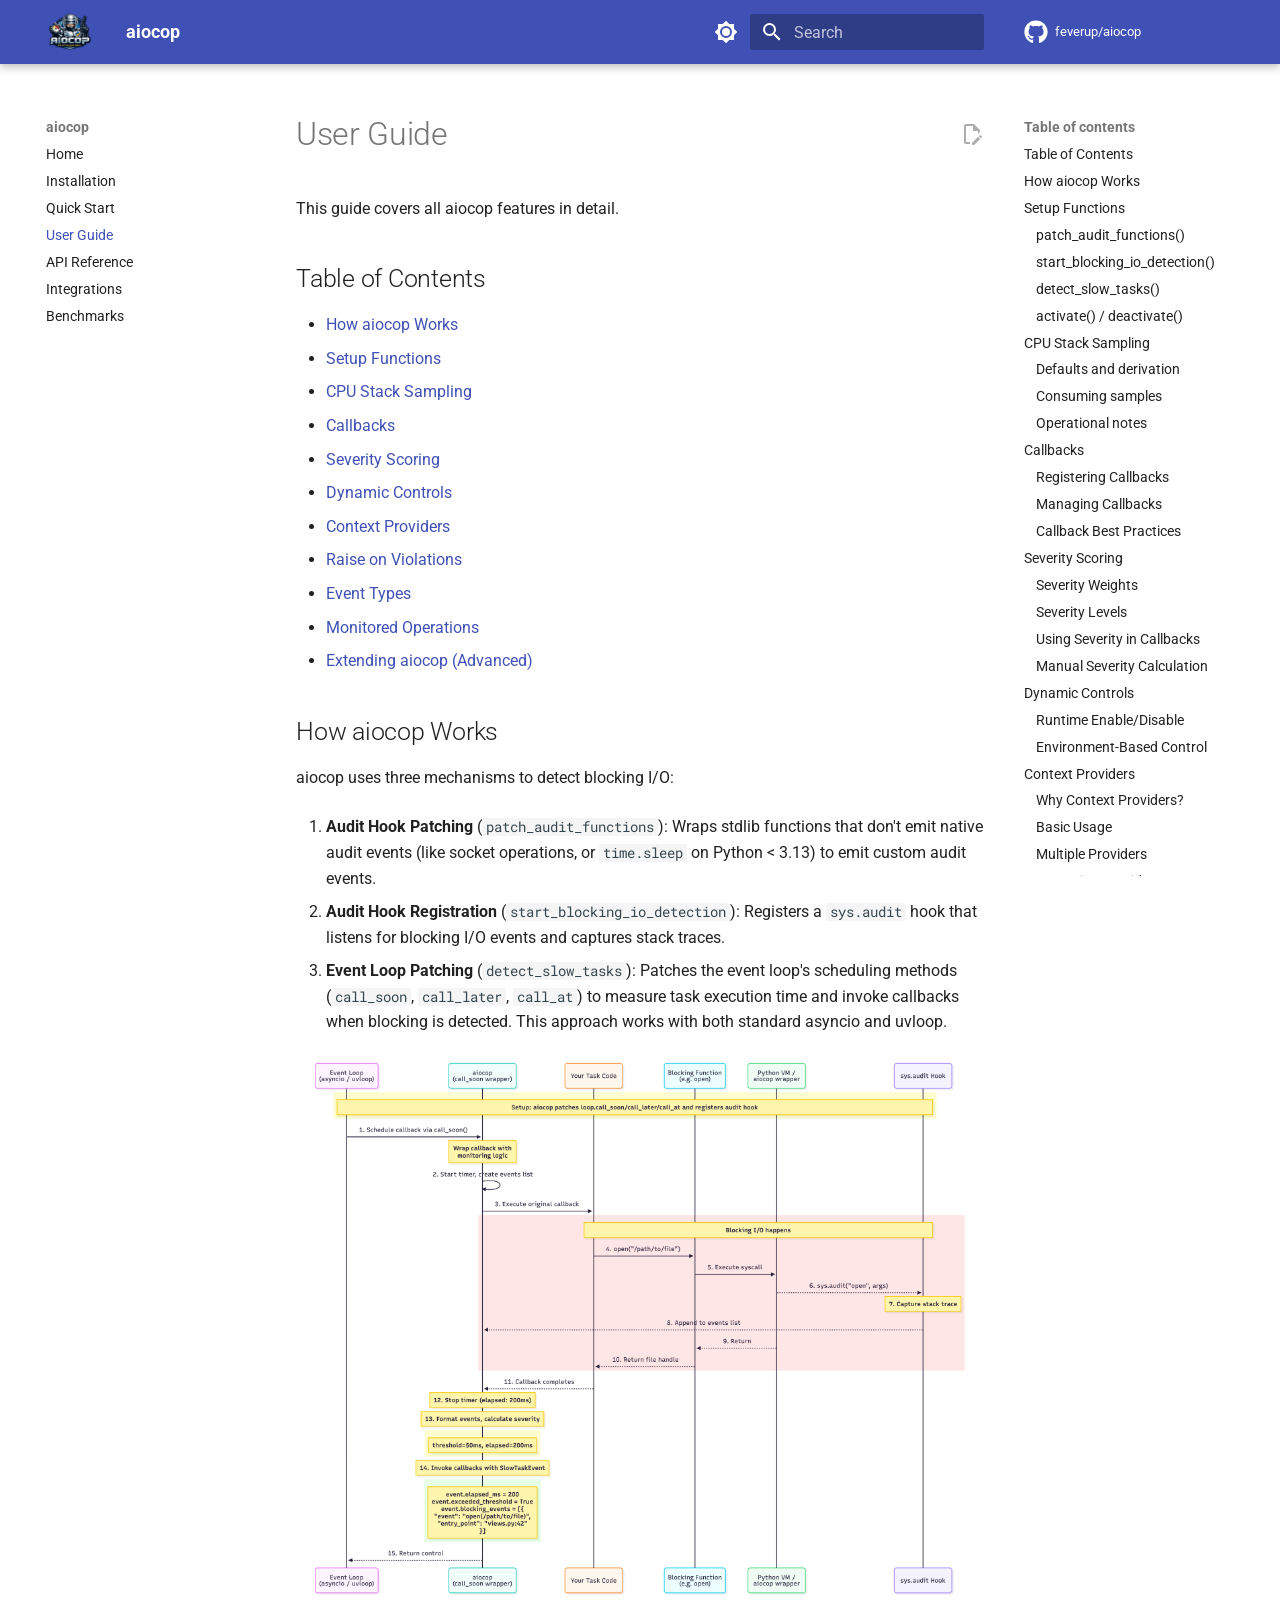
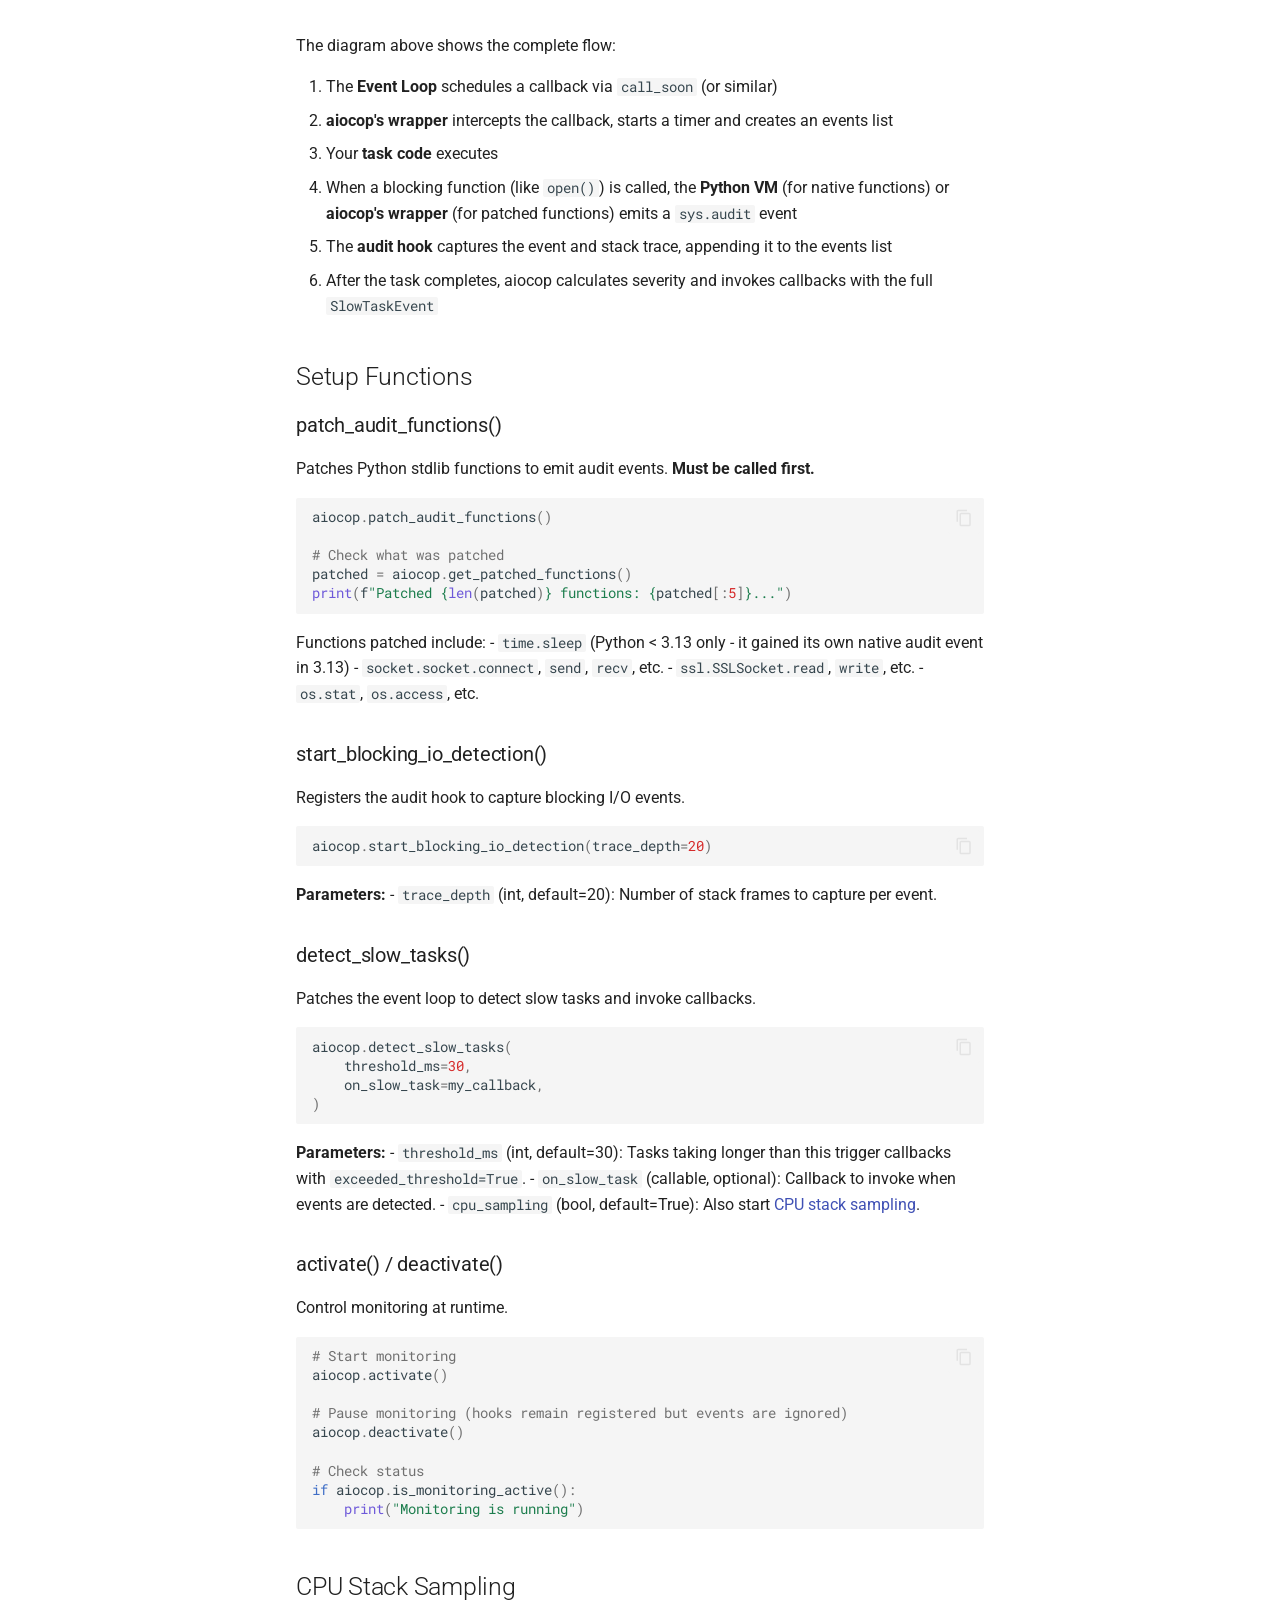
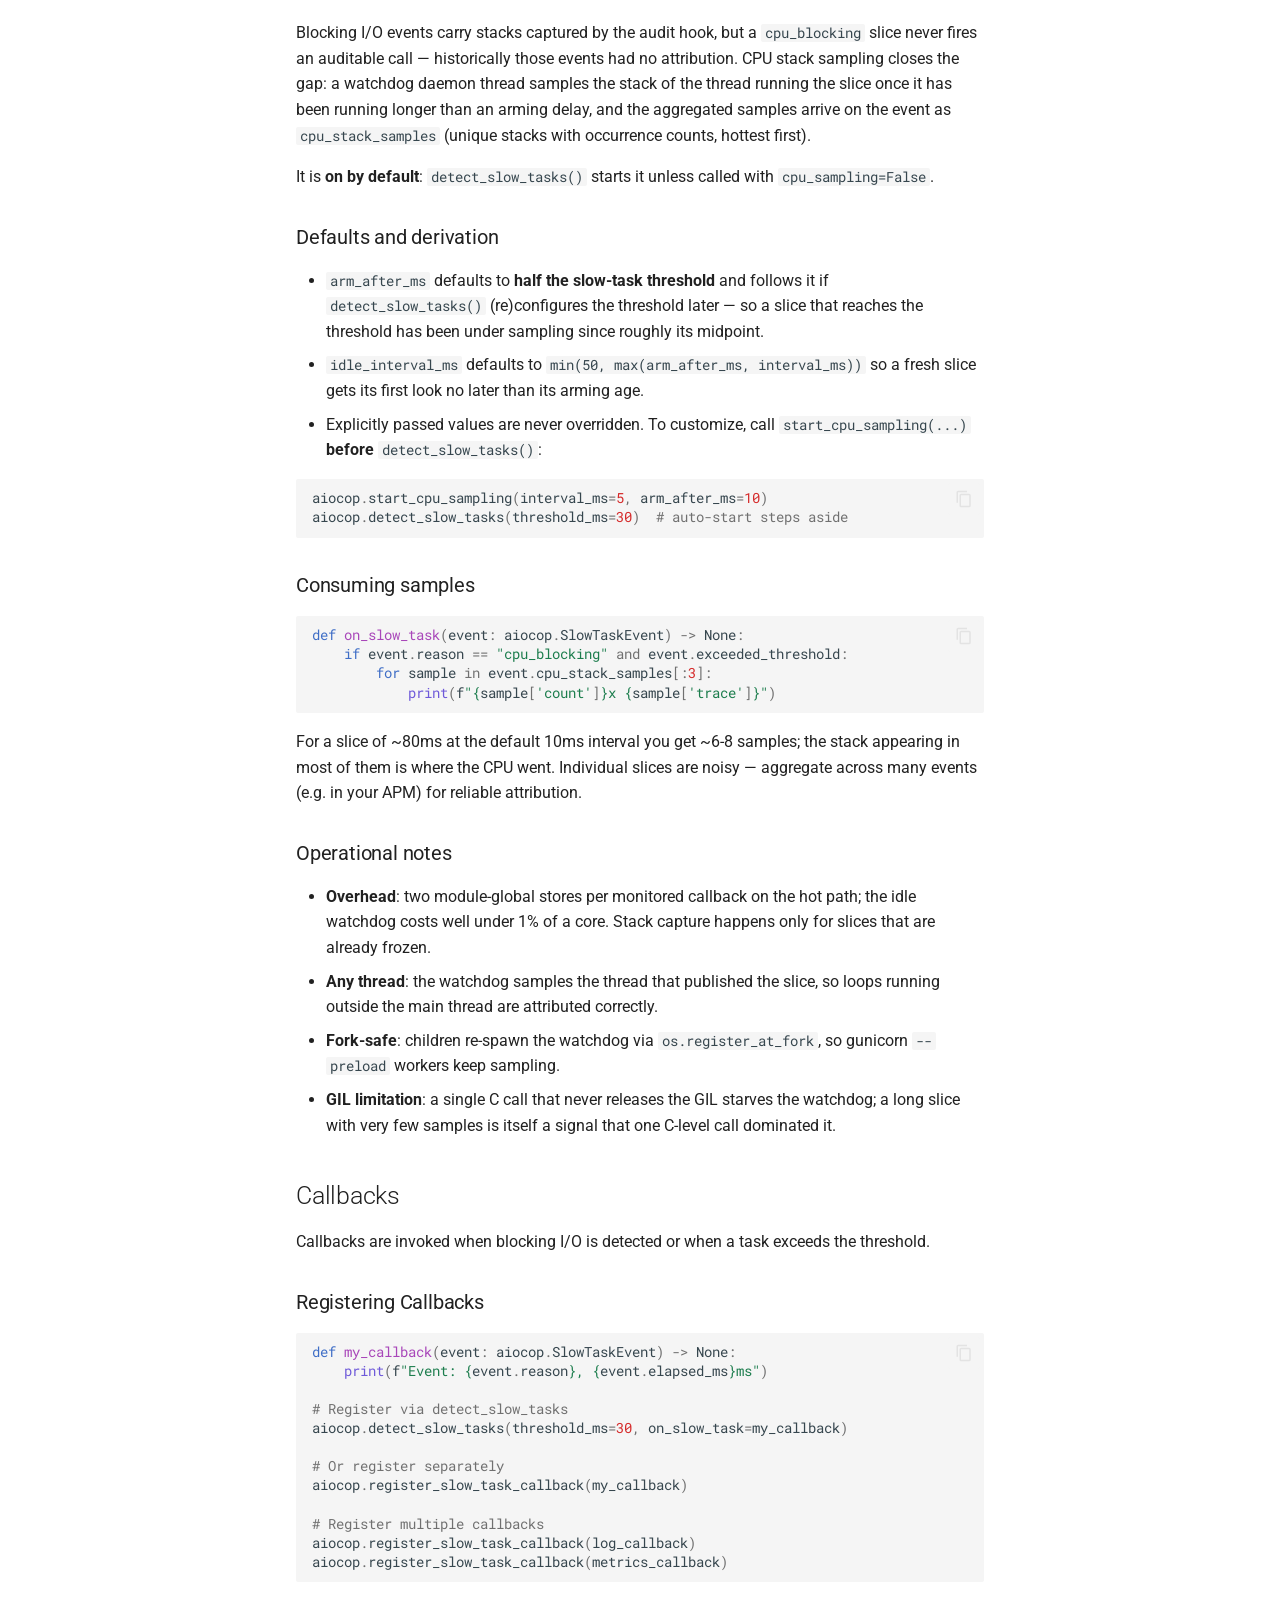
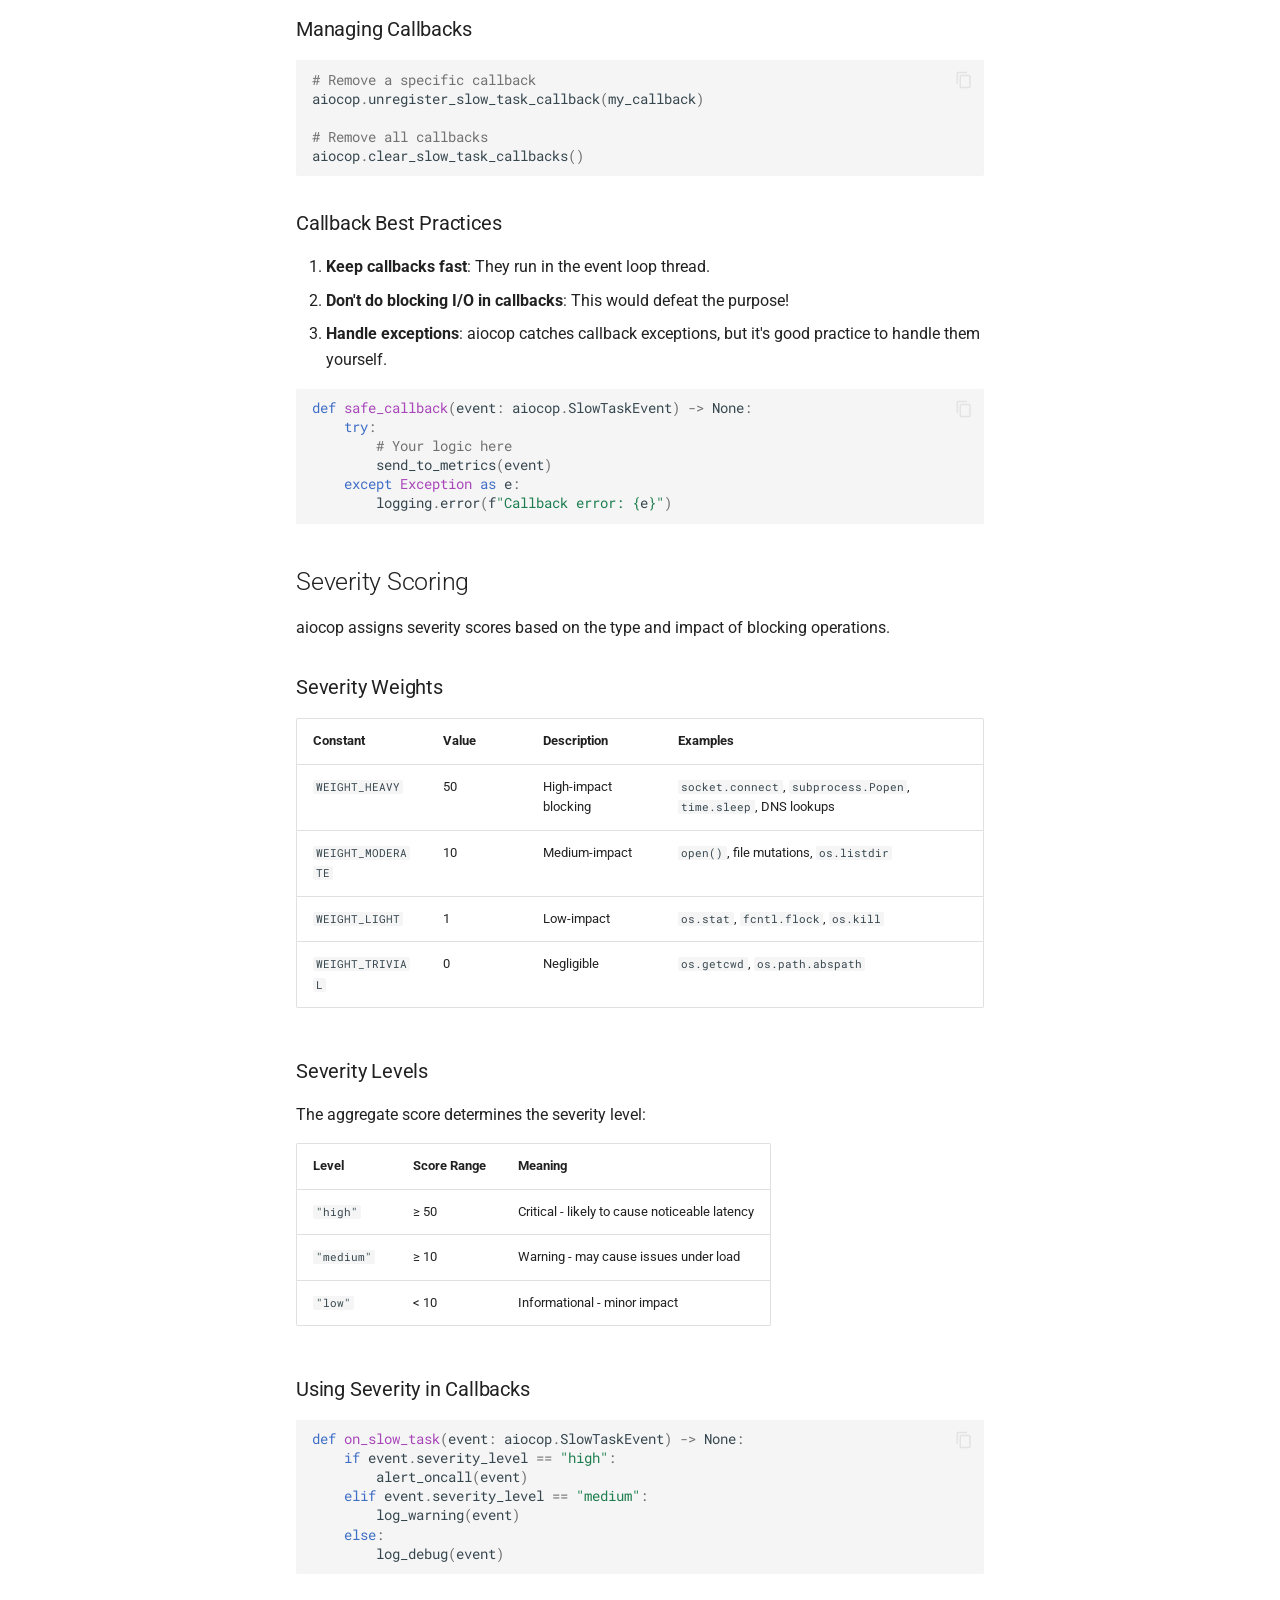
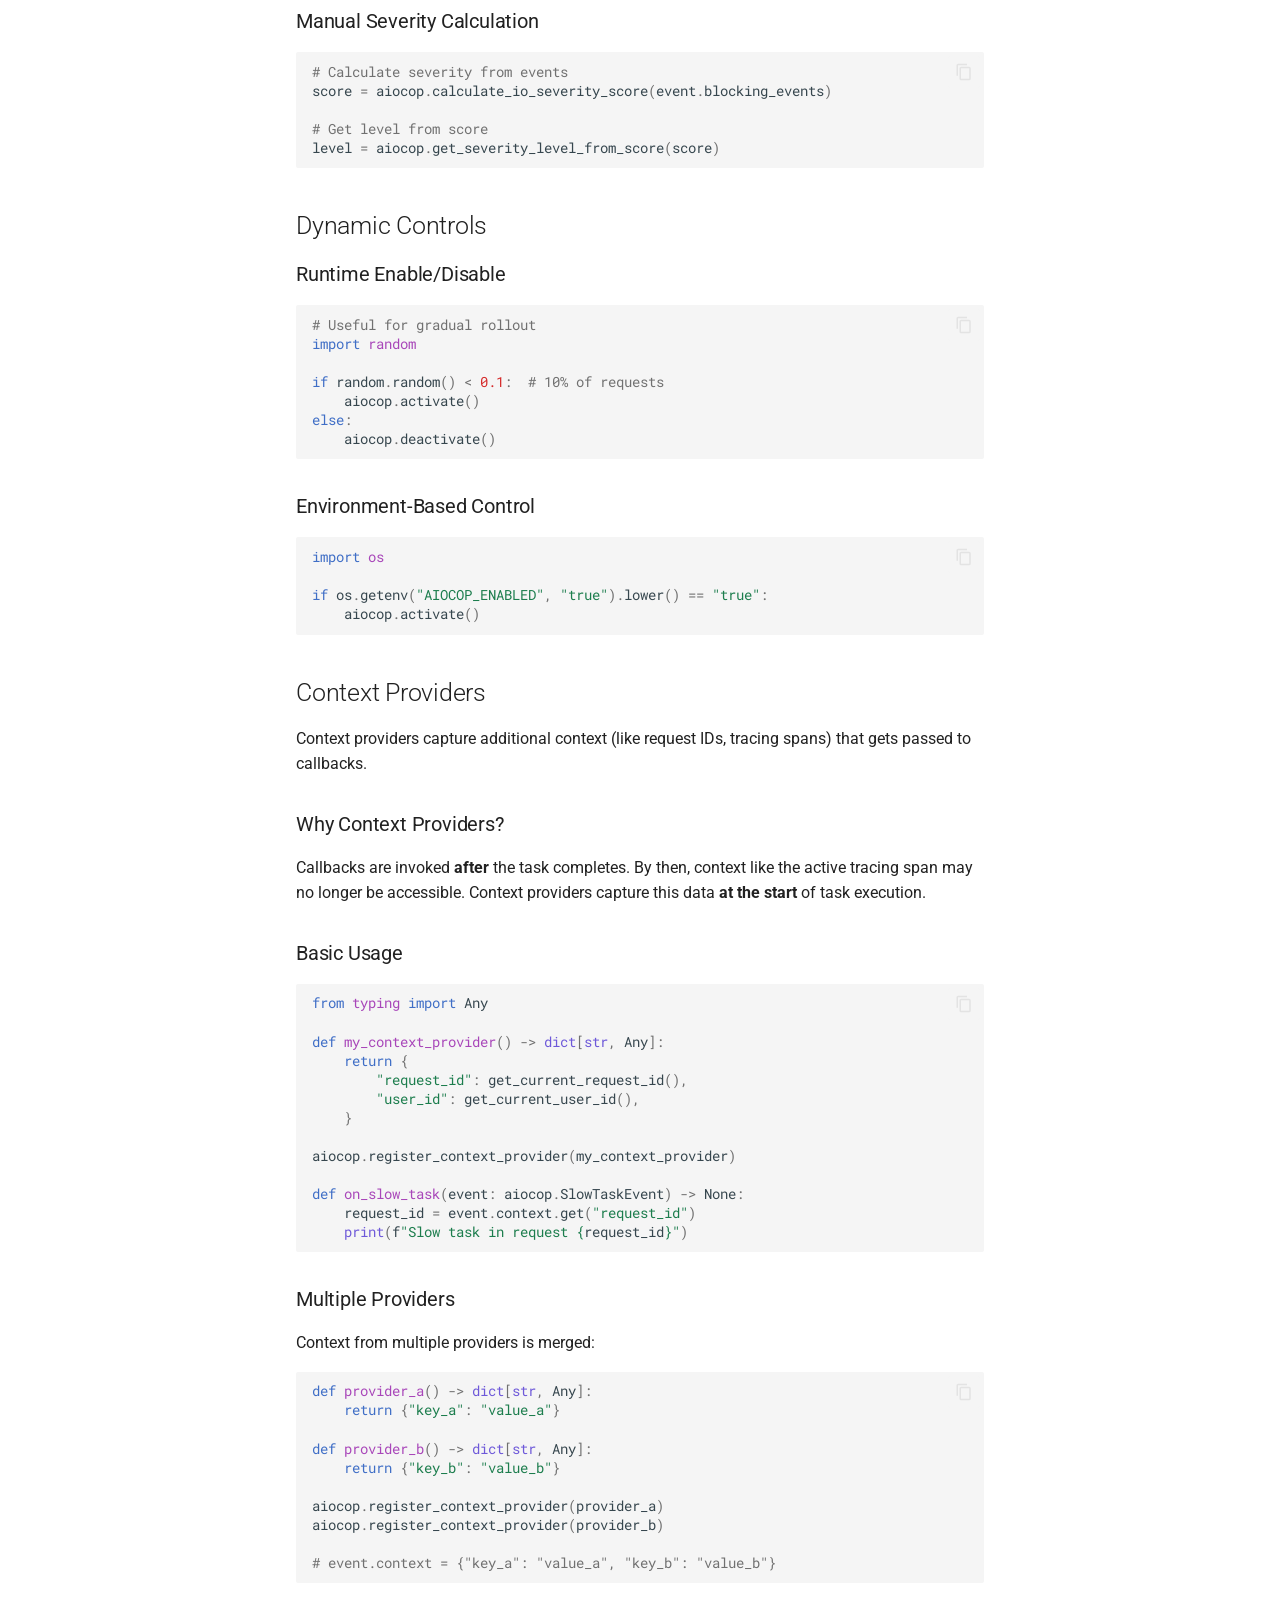
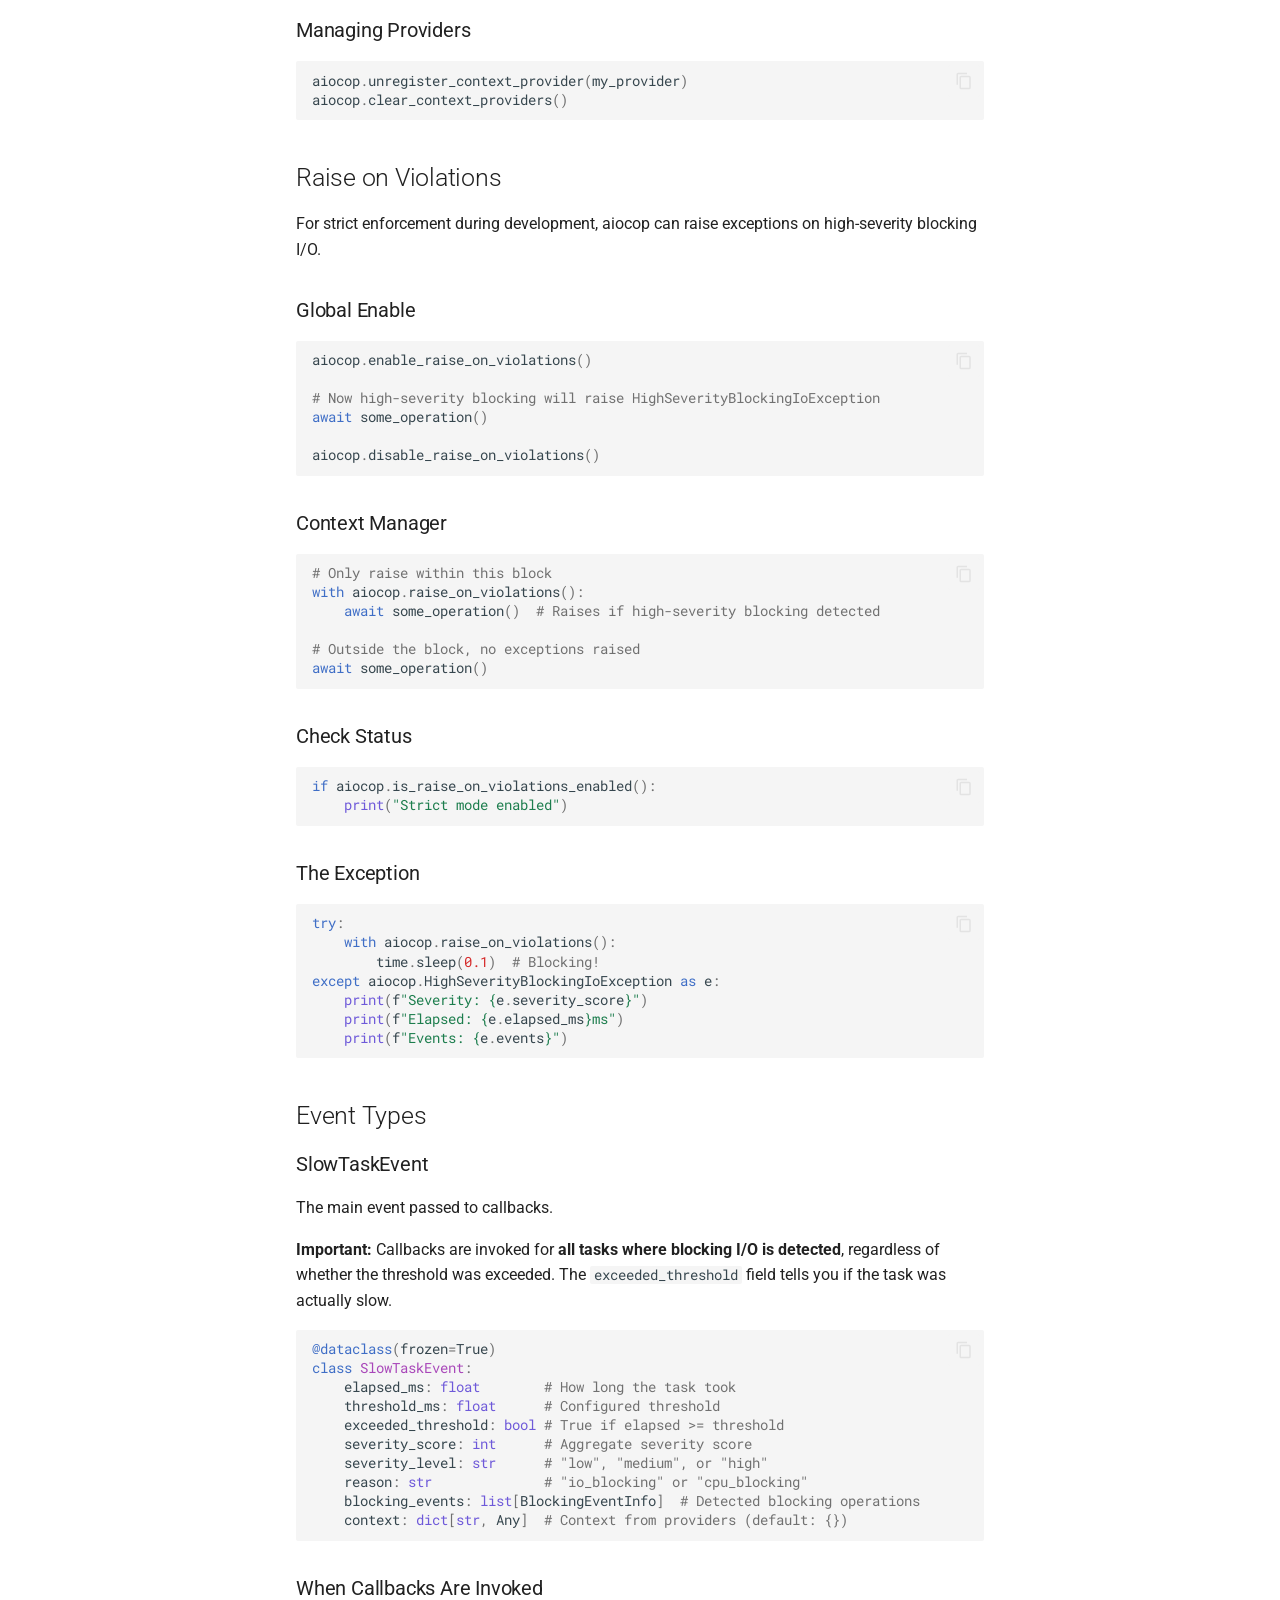
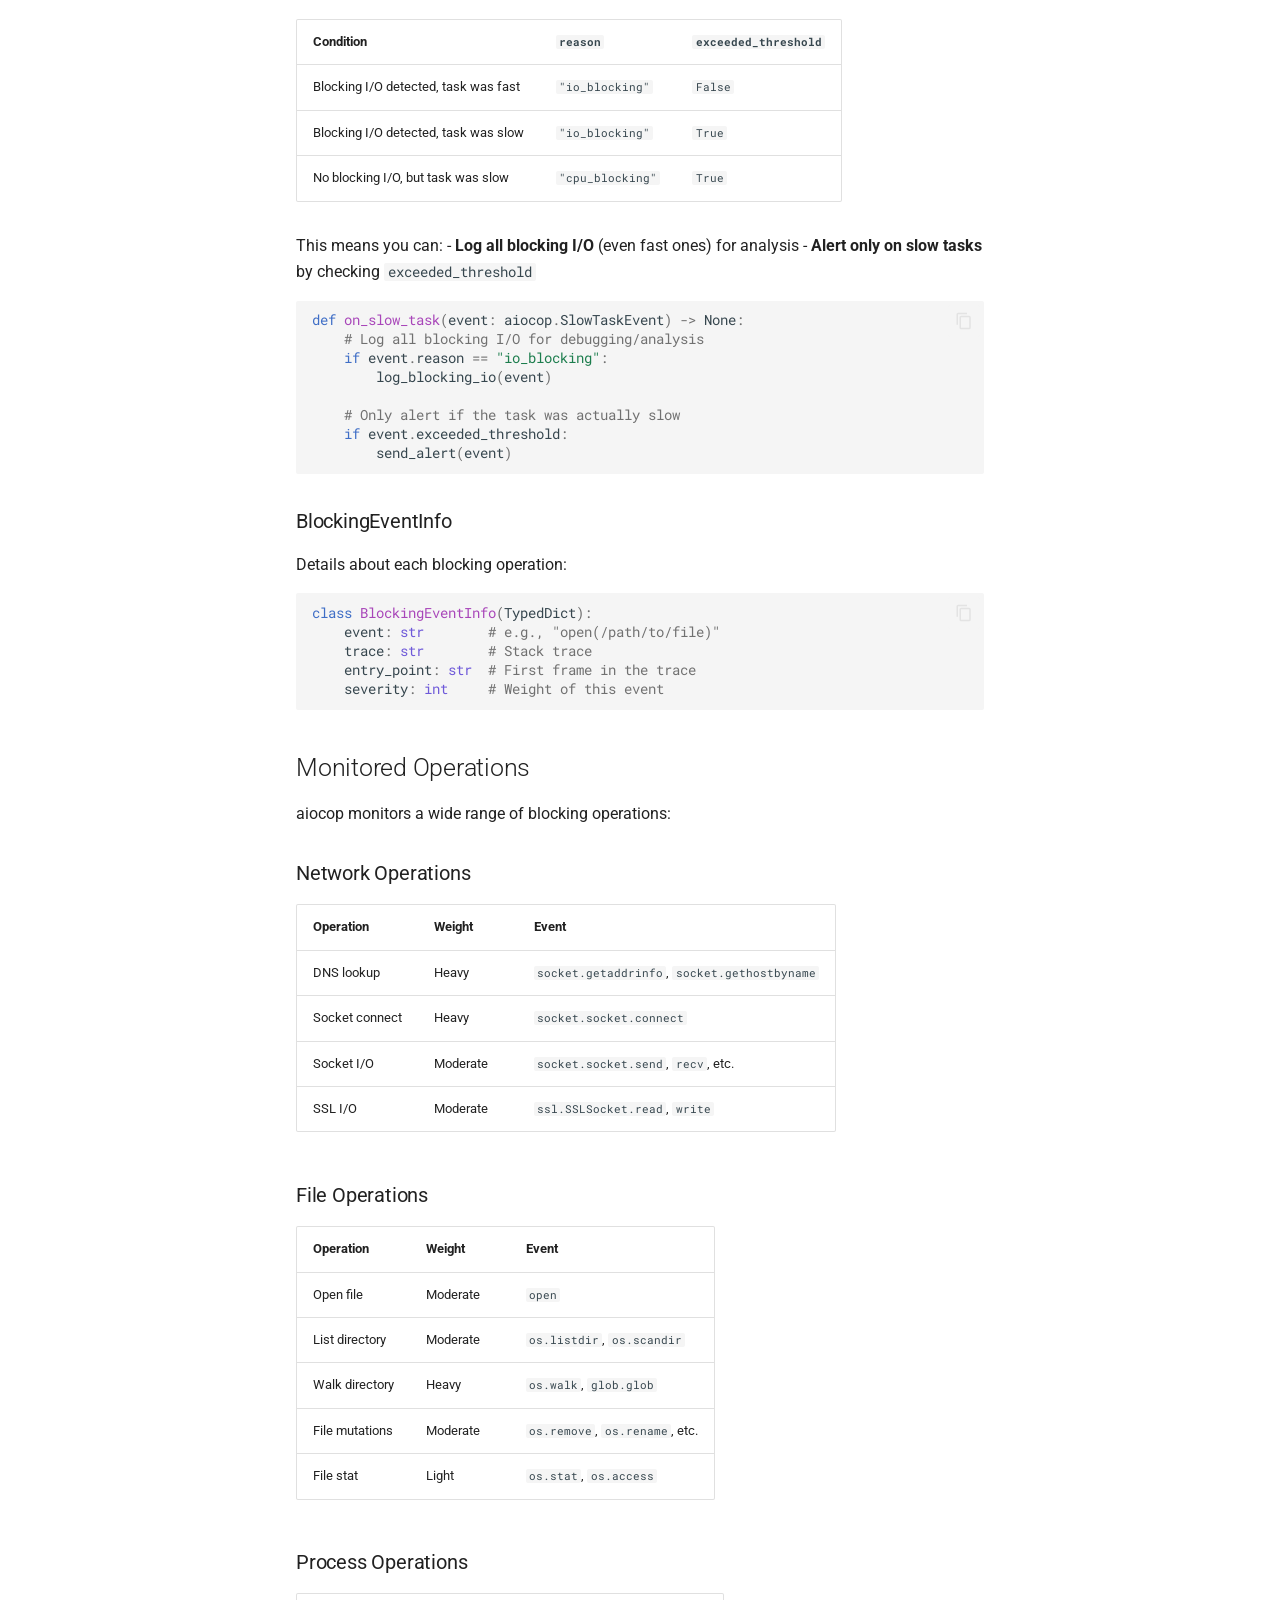
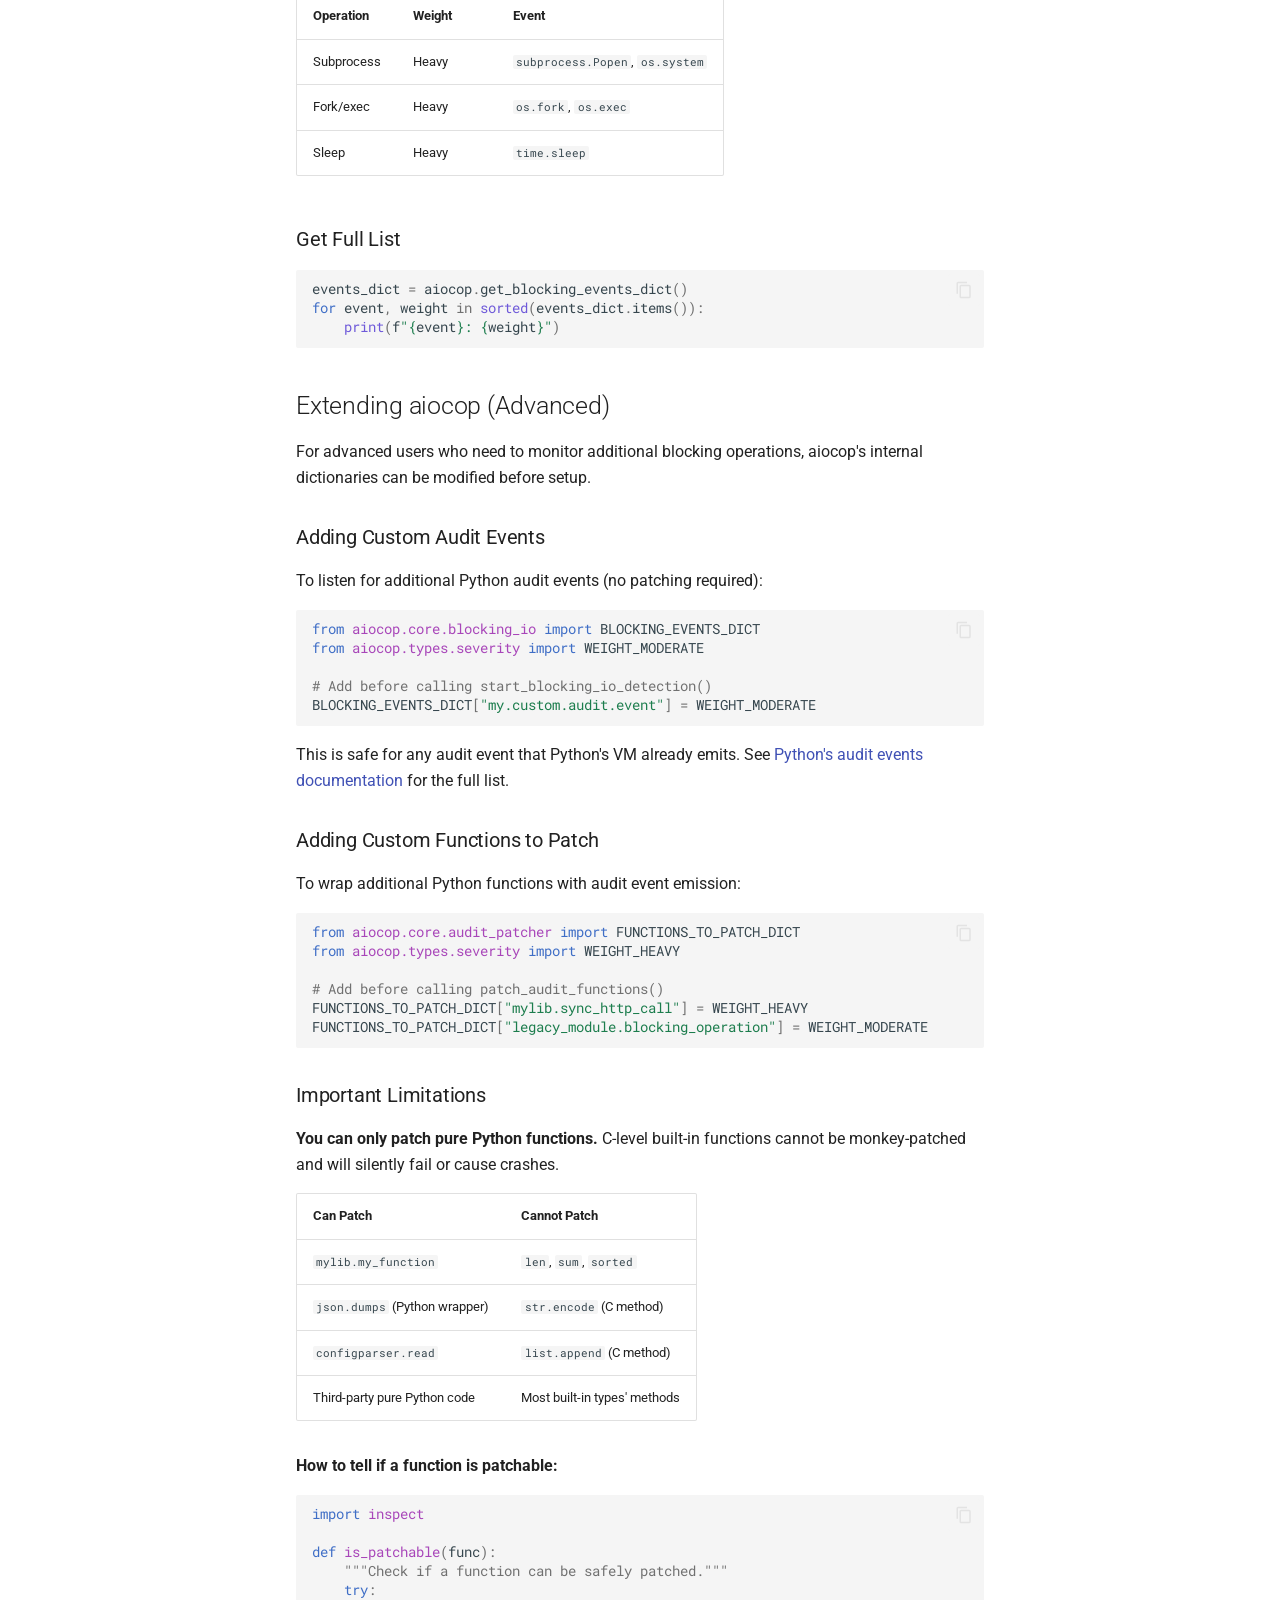
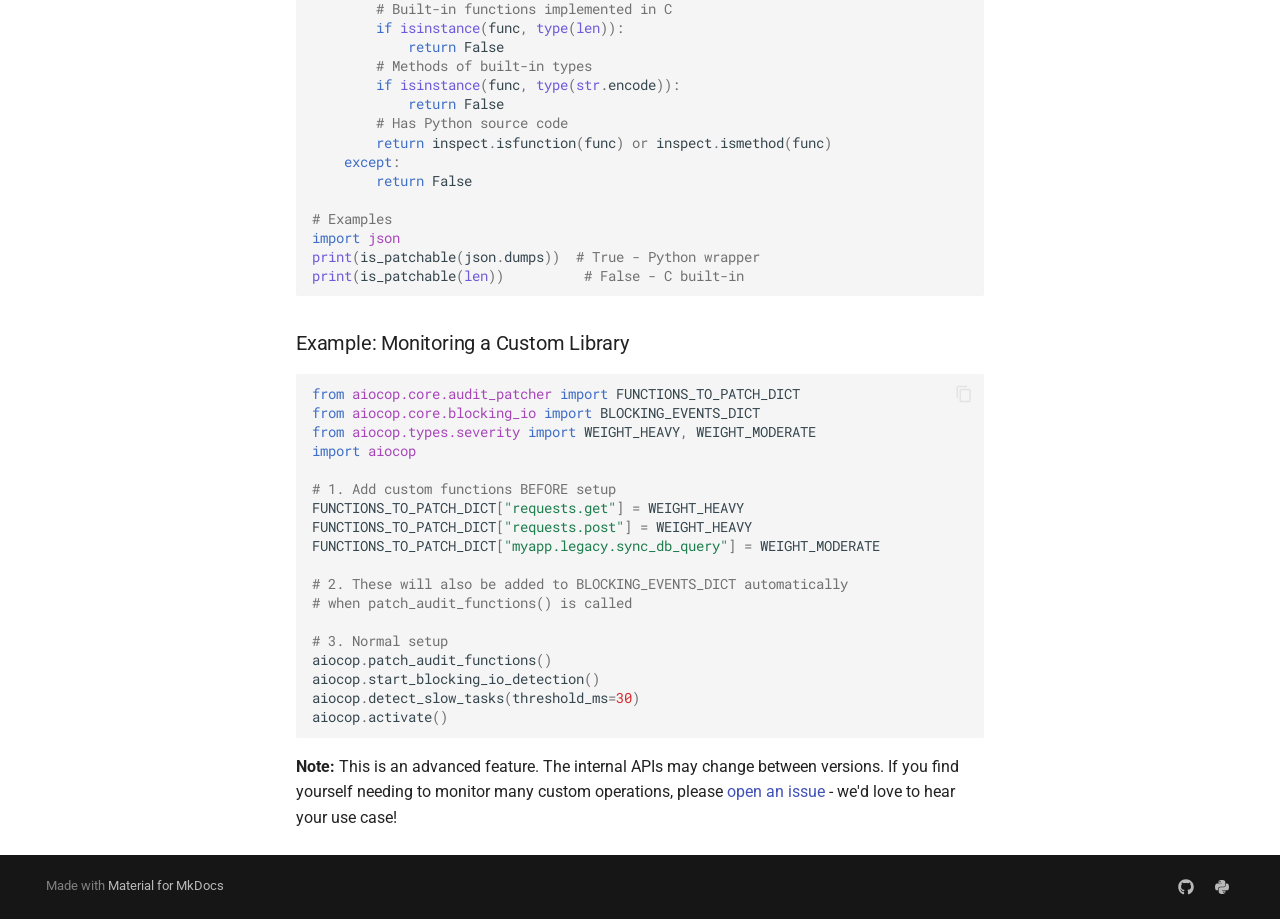
<file: guide/index.html>
<!doctype html>
<html lang="en" class="no-js">
  <head>
    
      <meta charset="utf-8">
      <meta name="viewport" content="width=device-width,initial-scale=1">
      
        <meta name="description" content="Non-intrusive monitoring for Python asyncio. Detects, pinpoints, and logs blocking IO and CPU calls that freeze your event loop.">
      
      
        <meta name="author" content="Fever Labs, Inc.">
      
      
        <link rel="canonical" href="https://feverup.github.io/aiocop/guide/">
      
      
        <link rel="prev" href="../quickstart/">
      
      
        <link rel="next" href="../api/">
      
      
        
      
      
      <link rel="icon" href="../images/aiocop_logo.png">
      <meta name="generator" content="mkdocs-1.6.1, mkdocs-material-9.7.7">
    
    
      
        <title>User Guide - aiocop</title>
      
    
    
      <link rel="stylesheet" href="../assets/stylesheets/main.ec1eaa64.min.css">
      
        
        <link rel="stylesheet" href="../assets/stylesheets/palette.ab4e12ef.min.css">
      
      


    
    
      
    
    
      
        
        
        <link rel="preconnect" href="https://fonts.gstatic.com" crossorigin>
        <link rel="stylesheet" href="https://fonts.googleapis.com/css?family=Roboto:300,300i,400,400i,700,700i%7CRoboto+Mono:400,400i,700,700i&display=fallback">
        <style>:root{--md-text-font:"Roboto";--md-code-font:"Roboto Mono"}</style>
      
    
    
      <link rel="stylesheet" href="../stylesheets/extra.css">
    
    <script>__md_scope=new URL("..",location),__md_hash=e=>[...e].reduce(((e,_)=>(e<<5)-e+_.charCodeAt(0)),0),__md_get=(e,_=localStorage,t=__md_scope)=>JSON.parse(_.getItem(t.pathname+"."+e)),__md_set=(e,_,t=localStorage,a=__md_scope)=>{try{t.setItem(a.pathname+"."+e,JSON.stringify(_))}catch(e){}}</script>
    
      

    
    
  </head>
  
  
    
    
      
    
    
    
    
    <body dir="ltr" data-md-color-scheme="default" data-md-color-primary="indigo" data-md-color-accent="indigo">
  
    
    <input class="md-toggle" data-md-toggle="drawer" type="checkbox" id="__drawer" autocomplete="off">
    <input class="md-toggle" data-md-toggle="search" type="checkbox" id="__search" autocomplete="off">
    <label class="md-overlay" for="__drawer"></label>
    <div data-md-component="skip">
      
        
        <a href="#user-guide" class="md-skip">
          Skip to content
        </a>
      
    </div>
    <div data-md-component="announce">
      
    </div>
    
    
      

  

<header class="md-header md-header--shadow" data-md-component="header">
  <nav class="md-header__inner md-grid" aria-label="Header">
    <a href=".." title="aiocop" class="md-header__button md-logo" aria-label="aiocop" data-md-component="logo">
      
  <img src="../images/aiocop_logo.png" alt="logo">

    </a>
    <label class="md-header__button md-icon" for="__drawer">
      
      <svg xmlns="http://www.w3.org/2000/svg" viewBox="0 0 24 24"><path d="M3 6h18v2H3zm0 5h18v2H3zm0 5h18v2H3z"/></svg>
    </label>
    <div class="md-header__title" data-md-component="header-title">
      <div class="md-header__ellipsis">
        <div class="md-header__topic">
          <span class="md-ellipsis">
            aiocop
          </span>
        </div>
        <div class="md-header__topic" data-md-component="header-topic">
          <span class="md-ellipsis">
            
              User Guide
            
          </span>
        </div>
      </div>
    </div>
    
      
        <form class="md-header__option" data-md-component="palette">
  
    
    
    
    <input class="md-option" data-md-color-media="(prefers-color-scheme: light)" data-md-color-scheme="default" data-md-color-primary="indigo" data-md-color-accent="indigo"  aria-label="Switch to dark mode"  type="radio" name="__palette" id="__palette_0">
    
      <label class="md-header__button md-icon" title="Switch to dark mode" for="__palette_1" hidden>
        <svg xmlns="http://www.w3.org/2000/svg" viewBox="0 0 24 24"><path d="M12 8a4 4 0 0 0-4 4 4 4 0 0 0 4 4 4 4 0 0 0 4-4 4 4 0 0 0-4-4m0 10a6 6 0 0 1-6-6 6 6 0 0 1 6-6 6 6 0 0 1 6 6 6 6 0 0 1-6 6m8-9.31V4h-4.69L12 .69 8.69 4H4v4.69L.69 12 4 15.31V20h4.69L12 23.31 15.31 20H20v-4.69L23.31 12z"/></svg>
      </label>
    
  
    
    
    
    <input class="md-option" data-md-color-media="(prefers-color-scheme: dark)" data-md-color-scheme="slate" data-md-color-primary="indigo" data-md-color-accent="indigo"  aria-label="Switch to light mode"  type="radio" name="__palette" id="__palette_1">
    
      <label class="md-header__button md-icon" title="Switch to light mode" for="__palette_0" hidden>
        <svg xmlns="http://www.w3.org/2000/svg" viewBox="0 0 24 24"><path d="M12 18c-.89 0-1.74-.2-2.5-.55C11.56 16.5 13 14.42 13 12s-1.44-4.5-3.5-5.45C10.26 6.2 11.11 6 12 6a6 6 0 0 1 6 6 6 6 0 0 1-6 6m8-9.31V4h-4.69L12 .69 8.69 4H4v4.69L.69 12 4 15.31V20h4.69L12 23.31 15.31 20H20v-4.69L23.31 12z"/></svg>
      </label>
    
  
</form>
      
    
    
      <script>var palette=__md_get("__palette");if(palette&&palette.color){if("(prefers-color-scheme)"===palette.color.media){var media=matchMedia("(prefers-color-scheme: light)"),input=document.querySelector(media.matches?"[data-md-color-media='(prefers-color-scheme: light)']":"[data-md-color-media='(prefers-color-scheme: dark)']");palette.color.media=input.getAttribute("data-md-color-media"),palette.color.scheme=input.getAttribute("data-md-color-scheme"),palette.color.primary=input.getAttribute("data-md-color-primary"),palette.color.accent=input.getAttribute("data-md-color-accent")}for(var[key,value]of Object.entries(palette.color))document.body.setAttribute("data-md-color-"+key,value)}</script>
    
    
    
      
      
        <label class="md-header__button md-icon" for="__search">
          
          <svg xmlns="http://www.w3.org/2000/svg" viewBox="0 0 24 24"><path d="M9.5 3A6.5 6.5 0 0 1 16 9.5c0 1.61-.59 3.09-1.56 4.23l.27.27h.79l5 5-1.5 1.5-5-5v-.79l-.27-.27A6.52 6.52 0 0 1 9.5 16 6.5 6.5 0 0 1 3 9.5 6.5 6.5 0 0 1 9.5 3m0 2C7 5 5 7 5 9.5S7 14 9.5 14 14 12 14 9.5 12 5 9.5 5"/></svg>
        </label>
        <div class="md-search" data-md-component="search" role="dialog">
  <label class="md-search__overlay" for="__search"></label>
  <div class="md-search__inner" role="search">
    <form class="md-search__form" name="search">
      <input type="text" class="md-search__input" name="query" aria-label="Search" placeholder="Search" autocapitalize="off" autocorrect="off" autocomplete="off" spellcheck="false" data-md-component="search-query" required>
      <label class="md-search__icon md-icon" for="__search">
        
        <svg xmlns="http://www.w3.org/2000/svg" viewBox="0 0 24 24"><path d="M9.5 3A6.5 6.5 0 0 1 16 9.5c0 1.61-.59 3.09-1.56 4.23l.27.27h.79l5 5-1.5 1.5-5-5v-.79l-.27-.27A6.52 6.52 0 0 1 9.5 16 6.5 6.5 0 0 1 3 9.5 6.5 6.5 0 0 1 9.5 3m0 2C7 5 5 7 5 9.5S7 14 9.5 14 14 12 14 9.5 12 5 9.5 5"/></svg>
        
        <svg xmlns="http://www.w3.org/2000/svg" viewBox="0 0 24 24"><path d="M20 11v2H8l5.5 5.5-1.42 1.42L4.16 12l7.92-7.92L13.5 5.5 8 11z"/></svg>
      </label>
      <nav class="md-search__options" aria-label="Search">
        
        <button type="reset" class="md-search__icon md-icon" title="Clear" aria-label="Clear" tabindex="-1">
          
          <svg xmlns="http://www.w3.org/2000/svg" viewBox="0 0 24 24"><path d="M19 6.41 17.59 5 12 10.59 6.41 5 5 6.41 10.59 12 5 17.59 6.41 19 12 13.41 17.59 19 19 17.59 13.41 12z"/></svg>
        </button>
      </nav>
      
    </form>
    <div class="md-search__output">
      <div class="md-search__scrollwrap" tabindex="0" data-md-scrollfix>
        <div class="md-search-result" data-md-component="search-result">
          <div class="md-search-result__meta">
            Initializing search
          </div>
          <ol class="md-search-result__list" role="presentation"></ol>
        </div>
      </div>
    </div>
  </div>
</div>
      
    
    
      <div class="md-header__source">
        <a href="https://github.com/feverup/aiocop" title="Go to repository" class="md-source" data-md-component="source">
  <div class="md-source__icon md-icon">
    
    <svg xmlns="http://www.w3.org/2000/svg" viewBox="0 0 512 512"><!--! Font Awesome Free 7.1.0 by @fontawesome - https://fontawesome.com License - https://fontawesome.com/license/free (Icons: CC BY 4.0, Fonts: SIL OFL 1.1, Code: MIT License) Copyright 2025 Fonticons, Inc.--><path d="M173.9 397.4c0 2-2.3 3.6-5.2 3.6-3.3.3-5.6-1.3-5.6-3.6 0-2 2.3-3.6 5.2-3.6 3-.3 5.6 1.3 5.6 3.6m-31.1-4.5c-.7 2 1.3 4.3 4.3 4.9 2.6 1 5.6 0 6.2-2s-1.3-4.3-4.3-5.2c-2.6-.7-5.5.3-6.2 2.3m44.2-1.7c-2.9.7-4.9 2.6-4.6 4.9.3 2 2.9 3.3 5.9 2.6 2.9-.7 4.9-2.6 4.6-4.6-.3-1.9-3-3.2-5.9-2.9M252.8 8C114.1 8 8 113.3 8 252c0 110.9 69.8 205.8 169.5 239.2 12.8 2.3 17.3-5.6 17.3-12.1 0-6.2-.3-40.4-.3-61.4 0 0-70 15-84.7-29.8 0 0-11.4-29.1-27.8-36.6 0 0-22.9-15.7 1.6-15.4 0 0 24.9 2 38.6 25.8 21.9 38.6 58.6 27.5 72.9 20.9 2.3-16 8.8-27.1 16-33.7-55.9-6.2-112.3-14.3-112.3-110.5 0-27.5 7.6-41.3 23.6-58.9-2.6-6.5-11.1-33.3 2.6-67.9 20.9-6.5 69 27 69 27 20-5.6 41.5-8.5 62.8-8.5s42.8 2.9 62.8 8.5c0 0 48.1-33.6 69-27 13.7 34.7 5.2 61.4 2.6 67.9 16 17.7 25.8 31.5 25.8 58.9 0 96.5-58.9 104.2-114.8 110.5 9.2 7.9 17 22.9 17 46.4 0 33.7-.3 75.4-.3 83.6 0 6.5 4.6 14.4 17.3 12.1C436.2 457.8 504 362.9 504 252 504 113.3 391.5 8 252.8 8M105.2 352.9c-1.3 1-1 3.3.7 5.2 1.6 1.6 3.9 2.3 5.2 1 1.3-1 1-3.3-.7-5.2-1.6-1.6-3.9-2.3-5.2-1m-10.8-8.1c-.7 1.3.3 2.9 2.3 3.9 1.6 1 3.6.7 4.3-.7.7-1.3-.3-2.9-2.3-3.9-2-.6-3.6-.3-4.3.7m32.4 35.6c-1.6 1.3-1 4.3 1.3 6.2 2.3 2.3 5.2 2.6 6.5 1 1.3-1.3.7-4.3-1.3-6.2-2.2-2.3-5.2-2.6-6.5-1m-11.4-14.7c-1.6 1-1.6 3.6 0 5.9s4.3 3.3 5.6 2.3c1.6-1.3 1.6-3.9 0-6.2-1.4-2.3-4-3.3-5.6-2"/></svg>
  </div>
  <div class="md-source__repository">
    feverup/aiocop
  </div>
</a>
      </div>
    
  </nav>
  
</header>
    
    <div class="md-container" data-md-component="container">
      
      
        
          
        
      
      <main class="md-main" data-md-component="main">
        <div class="md-main__inner md-grid">
          
            
              
              <div class="md-sidebar md-sidebar--primary" data-md-component="sidebar" data-md-type="navigation" >
                <div class="md-sidebar__scrollwrap">
                  <div class="md-sidebar__inner">
                    



<nav class="md-nav md-nav--primary" aria-label="Navigation" data-md-level="0">
  <label class="md-nav__title" for="__drawer">
    <a href=".." title="aiocop" class="md-nav__button md-logo" aria-label="aiocop" data-md-component="logo">
      
  <img src="../images/aiocop_logo.png" alt="logo">

    </a>
    aiocop
  </label>
  
    <div class="md-nav__source">
      <a href="https://github.com/feverup/aiocop" title="Go to repository" class="md-source" data-md-component="source">
  <div class="md-source__icon md-icon">
    
    <svg xmlns="http://www.w3.org/2000/svg" viewBox="0 0 512 512"><!--! Font Awesome Free 7.1.0 by @fontawesome - https://fontawesome.com License - https://fontawesome.com/license/free (Icons: CC BY 4.0, Fonts: SIL OFL 1.1, Code: MIT License) Copyright 2025 Fonticons, Inc.--><path d="M173.9 397.4c0 2-2.3 3.6-5.2 3.6-3.3.3-5.6-1.3-5.6-3.6 0-2 2.3-3.6 5.2-3.6 3-.3 5.6 1.3 5.6 3.6m-31.1-4.5c-.7 2 1.3 4.3 4.3 4.9 2.6 1 5.6 0 6.2-2s-1.3-4.3-4.3-5.2c-2.6-.7-5.5.3-6.2 2.3m44.2-1.7c-2.9.7-4.9 2.6-4.6 4.9.3 2 2.9 3.3 5.9 2.6 2.9-.7 4.9-2.6 4.6-4.6-.3-1.9-3-3.2-5.9-2.9M252.8 8C114.1 8 8 113.3 8 252c0 110.9 69.8 205.8 169.5 239.2 12.8 2.3 17.3-5.6 17.3-12.1 0-6.2-.3-40.4-.3-61.4 0 0-70 15-84.7-29.8 0 0-11.4-29.1-27.8-36.6 0 0-22.9-15.7 1.6-15.4 0 0 24.9 2 38.6 25.8 21.9 38.6 58.6 27.5 72.9 20.9 2.3-16 8.8-27.1 16-33.7-55.9-6.2-112.3-14.3-112.3-110.5 0-27.5 7.6-41.3 23.6-58.9-2.6-6.5-11.1-33.3 2.6-67.9 20.9-6.5 69 27 69 27 20-5.6 41.5-8.5 62.8-8.5s42.8 2.9 62.8 8.5c0 0 48.1-33.6 69-27 13.7 34.7 5.2 61.4 2.6 67.9 16 17.7 25.8 31.5 25.8 58.9 0 96.5-58.9 104.2-114.8 110.5 9.2 7.9 17 22.9 17 46.4 0 33.7-.3 75.4-.3 83.6 0 6.5 4.6 14.4 17.3 12.1C436.2 457.8 504 362.9 504 252 504 113.3 391.5 8 252.8 8M105.2 352.9c-1.3 1-1 3.3.7 5.2 1.6 1.6 3.9 2.3 5.2 1 1.3-1 1-3.3-.7-5.2-1.6-1.6-3.9-2.3-5.2-1m-10.8-8.1c-.7 1.3.3 2.9 2.3 3.9 1.6 1 3.6.7 4.3-.7.7-1.3-.3-2.9-2.3-3.9-2-.6-3.6-.3-4.3.7m32.4 35.6c-1.6 1.3-1 4.3 1.3 6.2 2.3 2.3 5.2 2.6 6.5 1 1.3-1.3.7-4.3-1.3-6.2-2.2-2.3-5.2-2.6-6.5-1m-11.4-14.7c-1.6 1-1.6 3.6 0 5.9s4.3 3.3 5.6 2.3c1.6-1.3 1.6-3.9 0-6.2-1.4-2.3-4-3.3-5.6-2"/></svg>
  </div>
  <div class="md-source__repository">
    feverup/aiocop
  </div>
</a>
    </div>
  
  <ul class="md-nav__list" data-md-scrollfix>
    
      
      
  
  
  
  
    <li class="md-nav__item">
      <a href=".." class="md-nav__link">
        
  
  
  <span class="md-ellipsis">
    
  
    Home
  

    
  </span>
  
  

      </a>
    </li>
  

    
      
      
  
  
  
  
    <li class="md-nav__item">
      <a href="../installation/" class="md-nav__link">
        
  
  
  <span class="md-ellipsis">
    
  
    Installation
  

    
  </span>
  
  

      </a>
    </li>
  

    
      
      
  
  
  
  
    <li class="md-nav__item">
      <a href="../quickstart/" class="md-nav__link">
        
  
  
  <span class="md-ellipsis">
    
  
    Quick Start
  

    
  </span>
  
  

      </a>
    </li>
  

    
      
      
  
  
    
  
  
  
    <li class="md-nav__item md-nav__item--active">
      
      <input class="md-nav__toggle md-toggle" type="checkbox" id="__toc">
      
      
        
      
      
        <label class="md-nav__link md-nav__link--active" for="__toc">
          
  
  
  <span class="md-ellipsis">
    
  
    User Guide
  

    
  </span>
  
  

          <span class="md-nav__icon md-icon"></span>
        </label>
      
      <a href="./" class="md-nav__link md-nav__link--active">
        
  
  
  <span class="md-ellipsis">
    
  
    User Guide
  

    
  </span>
  
  

      </a>
      
        

<nav class="md-nav md-nav--secondary" aria-label="Table of contents">
  
  
  
    
  
  
    <label class="md-nav__title" for="__toc">
      <span class="md-nav__icon md-icon"></span>
      Table of contents
    </label>
    <ul class="md-nav__list" data-md-component="toc" data-md-scrollfix>
      
        <li class="md-nav__item">
  <a href="#table-of-contents" class="md-nav__link">
    <span class="md-ellipsis">
      
        Table of Contents
      
    </span>
  </a>
  
</li>
      
        <li class="md-nav__item">
  <a href="#how-aiocop-works" class="md-nav__link">
    <span class="md-ellipsis">
      
        How aiocop Works
      
    </span>
  </a>
  
</li>
      
        <li class="md-nav__item">
  <a href="#setup-functions" class="md-nav__link">
    <span class="md-ellipsis">
      
        Setup Functions
      
    </span>
  </a>
  
    <nav class="md-nav" aria-label="Setup Functions">
      <ul class="md-nav__list">
        
          <li class="md-nav__item">
  <a href="#patch_audit_functions" class="md-nav__link">
    <span class="md-ellipsis">
      
        patch_audit_functions()
      
    </span>
  </a>
  
</li>
        
          <li class="md-nav__item">
  <a href="#start_blocking_io_detection" class="md-nav__link">
    <span class="md-ellipsis">
      
        start_blocking_io_detection()
      
    </span>
  </a>
  
</li>
        
          <li class="md-nav__item">
  <a href="#detect_slow_tasks" class="md-nav__link">
    <span class="md-ellipsis">
      
        detect_slow_tasks()
      
    </span>
  </a>
  
</li>
        
          <li class="md-nav__item">
  <a href="#activate-deactivate" class="md-nav__link">
    <span class="md-ellipsis">
      
        activate() / deactivate()
      
    </span>
  </a>
  
</li>
        
      </ul>
    </nav>
  
</li>
      
        <li class="md-nav__item">
  <a href="#cpu-stack-sampling" class="md-nav__link">
    <span class="md-ellipsis">
      
        CPU Stack Sampling
      
    </span>
  </a>
  
    <nav class="md-nav" aria-label="CPU Stack Sampling">
      <ul class="md-nav__list">
        
          <li class="md-nav__item">
  <a href="#defaults-and-derivation" class="md-nav__link">
    <span class="md-ellipsis">
      
        Defaults and derivation
      
    </span>
  </a>
  
</li>
        
          <li class="md-nav__item">
  <a href="#consuming-samples" class="md-nav__link">
    <span class="md-ellipsis">
      
        Consuming samples
      
    </span>
  </a>
  
</li>
        
          <li class="md-nav__item">
  <a href="#operational-notes" class="md-nav__link">
    <span class="md-ellipsis">
      
        Operational notes
      
    </span>
  </a>
  
</li>
        
      </ul>
    </nav>
  
</li>
      
        <li class="md-nav__item">
  <a href="#callbacks" class="md-nav__link">
    <span class="md-ellipsis">
      
        Callbacks
      
    </span>
  </a>
  
    <nav class="md-nav" aria-label="Callbacks">
      <ul class="md-nav__list">
        
          <li class="md-nav__item">
  <a href="#registering-callbacks" class="md-nav__link">
    <span class="md-ellipsis">
      
        Registering Callbacks
      
    </span>
  </a>
  
</li>
        
          <li class="md-nav__item">
  <a href="#managing-callbacks" class="md-nav__link">
    <span class="md-ellipsis">
      
        Managing Callbacks
      
    </span>
  </a>
  
</li>
        
          <li class="md-nav__item">
  <a href="#callback-best-practices" class="md-nav__link">
    <span class="md-ellipsis">
      
        Callback Best Practices
      
    </span>
  </a>
  
</li>
        
      </ul>
    </nav>
  
</li>
      
        <li class="md-nav__item">
  <a href="#severity-scoring" class="md-nav__link">
    <span class="md-ellipsis">
      
        Severity Scoring
      
    </span>
  </a>
  
    <nav class="md-nav" aria-label="Severity Scoring">
      <ul class="md-nav__list">
        
          <li class="md-nav__item">
  <a href="#severity-weights" class="md-nav__link">
    <span class="md-ellipsis">
      
        Severity Weights
      
    </span>
  </a>
  
</li>
        
          <li class="md-nav__item">
  <a href="#severity-levels" class="md-nav__link">
    <span class="md-ellipsis">
      
        Severity Levels
      
    </span>
  </a>
  
</li>
        
          <li class="md-nav__item">
  <a href="#using-severity-in-callbacks" class="md-nav__link">
    <span class="md-ellipsis">
      
        Using Severity in Callbacks
      
    </span>
  </a>
  
</li>
        
          <li class="md-nav__item">
  <a href="#manual-severity-calculation" class="md-nav__link">
    <span class="md-ellipsis">
      
        Manual Severity Calculation
      
    </span>
  </a>
  
</li>
        
      </ul>
    </nav>
  
</li>
      
        <li class="md-nav__item">
  <a href="#dynamic-controls" class="md-nav__link">
    <span class="md-ellipsis">
      
        Dynamic Controls
      
    </span>
  </a>
  
    <nav class="md-nav" aria-label="Dynamic Controls">
      <ul class="md-nav__list">
        
          <li class="md-nav__item">
  <a href="#runtime-enabledisable" class="md-nav__link">
    <span class="md-ellipsis">
      
        Runtime Enable/Disable
      
    </span>
  </a>
  
</li>
        
          <li class="md-nav__item">
  <a href="#environment-based-control" class="md-nav__link">
    <span class="md-ellipsis">
      
        Environment-Based Control
      
    </span>
  </a>
  
</li>
        
      </ul>
    </nav>
  
</li>
      
        <li class="md-nav__item">
  <a href="#context-providers" class="md-nav__link">
    <span class="md-ellipsis">
      
        Context Providers
      
    </span>
  </a>
  
    <nav class="md-nav" aria-label="Context Providers">
      <ul class="md-nav__list">
        
          <li class="md-nav__item">
  <a href="#why-context-providers" class="md-nav__link">
    <span class="md-ellipsis">
      
        Why Context Providers?
      
    </span>
  </a>
  
</li>
        
          <li class="md-nav__item">
  <a href="#basic-usage" class="md-nav__link">
    <span class="md-ellipsis">
      
        Basic Usage
      
    </span>
  </a>
  
</li>
        
          <li class="md-nav__item">
  <a href="#multiple-providers" class="md-nav__link">
    <span class="md-ellipsis">
      
        Multiple Providers
      
    </span>
  </a>
  
</li>
        
          <li class="md-nav__item">
  <a href="#managing-providers" class="md-nav__link">
    <span class="md-ellipsis">
      
        Managing Providers
      
    </span>
  </a>
  
</li>
        
      </ul>
    </nav>
  
</li>
      
        <li class="md-nav__item">
  <a href="#raise-on-violations" class="md-nav__link">
    <span class="md-ellipsis">
      
        Raise on Violations
      
    </span>
  </a>
  
    <nav class="md-nav" aria-label="Raise on Violations">
      <ul class="md-nav__list">
        
          <li class="md-nav__item">
  <a href="#global-enable" class="md-nav__link">
    <span class="md-ellipsis">
      
        Global Enable
      
    </span>
  </a>
  
</li>
        
          <li class="md-nav__item">
  <a href="#context-manager" class="md-nav__link">
    <span class="md-ellipsis">
      
        Context Manager
      
    </span>
  </a>
  
</li>
        
          <li class="md-nav__item">
  <a href="#check-status" class="md-nav__link">
    <span class="md-ellipsis">
      
        Check Status
      
    </span>
  </a>
  
</li>
        
          <li class="md-nav__item">
  <a href="#the-exception" class="md-nav__link">
    <span class="md-ellipsis">
      
        The Exception
      
    </span>
  </a>
  
</li>
        
      </ul>
    </nav>
  
</li>
      
        <li class="md-nav__item">
  <a href="#event-types" class="md-nav__link">
    <span class="md-ellipsis">
      
        Event Types
      
    </span>
  </a>
  
    <nav class="md-nav" aria-label="Event Types">
      <ul class="md-nav__list">
        
          <li class="md-nav__item">
  <a href="#slowtaskevent" class="md-nav__link">
    <span class="md-ellipsis">
      
        SlowTaskEvent
      
    </span>
  </a>
  
</li>
        
          <li class="md-nav__item">
  <a href="#when-callbacks-are-invoked" class="md-nav__link">
    <span class="md-ellipsis">
      
        When Callbacks Are Invoked
      
    </span>
  </a>
  
</li>
        
          <li class="md-nav__item">
  <a href="#blockingeventinfo" class="md-nav__link">
    <span class="md-ellipsis">
      
        BlockingEventInfo
      
    </span>
  </a>
  
</li>
        
      </ul>
    </nav>
  
</li>
      
        <li class="md-nav__item">
  <a href="#monitored-operations" class="md-nav__link">
    <span class="md-ellipsis">
      
        Monitored Operations
      
    </span>
  </a>
  
    <nav class="md-nav" aria-label="Monitored Operations">
      <ul class="md-nav__list">
        
          <li class="md-nav__item">
  <a href="#network-operations" class="md-nav__link">
    <span class="md-ellipsis">
      
        Network Operations
      
    </span>
  </a>
  
</li>
        
          <li class="md-nav__item">
  <a href="#file-operations" class="md-nav__link">
    <span class="md-ellipsis">
      
        File Operations
      
    </span>
  </a>
  
</li>
        
          <li class="md-nav__item">
  <a href="#process-operations" class="md-nav__link">
    <span class="md-ellipsis">
      
        Process Operations
      
    </span>
  </a>
  
</li>
        
          <li class="md-nav__item">
  <a href="#get-full-list" class="md-nav__link">
    <span class="md-ellipsis">
      
        Get Full List
      
    </span>
  </a>
  
</li>
        
      </ul>
    </nav>
  
</li>
      
        <li class="md-nav__item">
  <a href="#extending-aiocop-advanced" class="md-nav__link">
    <span class="md-ellipsis">
      
        Extending aiocop (Advanced)
      
    </span>
  </a>
  
    <nav class="md-nav" aria-label="Extending aiocop (Advanced)">
      <ul class="md-nav__list">
        
          <li class="md-nav__item">
  <a href="#adding-custom-audit-events" class="md-nav__link">
    <span class="md-ellipsis">
      
        Adding Custom Audit Events
      
    </span>
  </a>
  
</li>
        
          <li class="md-nav__item">
  <a href="#adding-custom-functions-to-patch" class="md-nav__link">
    <span class="md-ellipsis">
      
        Adding Custom Functions to Patch
      
    </span>
  </a>
  
</li>
        
          <li class="md-nav__item">
  <a href="#important-limitations" class="md-nav__link">
    <span class="md-ellipsis">
      
        Important Limitations
      
    </span>
  </a>
  
</li>
        
          <li class="md-nav__item">
  <a href="#example-monitoring-a-custom-library" class="md-nav__link">
    <span class="md-ellipsis">
      
        Example: Monitoring a Custom Library
      
    </span>
  </a>
  
</li>
        
      </ul>
    </nav>
  
</li>
      
    </ul>
  
</nav>
      
    </li>
  

    
      
      
  
  
  
  
    <li class="md-nav__item">
      <a href="../api/" class="md-nav__link">
        
  
  
  <span class="md-ellipsis">
    
  
    API Reference
  

    
  </span>
  
  

      </a>
    </li>
  

    
      
      
  
  
  
  
    <li class="md-nav__item">
      <a href="../integrations/" class="md-nav__link">
        
  
  
  <span class="md-ellipsis">
    
  
    Integrations
  

    
  </span>
  
  

      </a>
    </li>
  

    
      
      
  
  
  
  
    <li class="md-nav__item">
      <a href="../benchmarks/" class="md-nav__link">
        
  
  
  <span class="md-ellipsis">
    
  
    Benchmarks
  

    
  </span>
  
  

      </a>
    </li>
  

    
  </ul>
</nav>
                  </div>
                </div>
              </div>
            
            
              
              <div class="md-sidebar md-sidebar--secondary" data-md-component="sidebar" data-md-type="toc" >
                <div class="md-sidebar__scrollwrap">
                  <div class="md-sidebar__inner">
                    

<nav class="md-nav md-nav--secondary" aria-label="Table of contents">
  
  
  
    
  
  
    <label class="md-nav__title" for="__toc">
      <span class="md-nav__icon md-icon"></span>
      Table of contents
    </label>
    <ul class="md-nav__list" data-md-component="toc" data-md-scrollfix>
      
        <li class="md-nav__item">
  <a href="#table-of-contents" class="md-nav__link">
    <span class="md-ellipsis">
      
        Table of Contents
      
    </span>
  </a>
  
</li>
      
        <li class="md-nav__item">
  <a href="#how-aiocop-works" class="md-nav__link">
    <span class="md-ellipsis">
      
        How aiocop Works
      
    </span>
  </a>
  
</li>
      
        <li class="md-nav__item">
  <a href="#setup-functions" class="md-nav__link">
    <span class="md-ellipsis">
      
        Setup Functions
      
    </span>
  </a>
  
    <nav class="md-nav" aria-label="Setup Functions">
      <ul class="md-nav__list">
        
          <li class="md-nav__item">
  <a href="#patch_audit_functions" class="md-nav__link">
    <span class="md-ellipsis">
      
        patch_audit_functions()
      
    </span>
  </a>
  
</li>
        
          <li class="md-nav__item">
  <a href="#start_blocking_io_detection" class="md-nav__link">
    <span class="md-ellipsis">
      
        start_blocking_io_detection()
      
    </span>
  </a>
  
</li>
        
          <li class="md-nav__item">
  <a href="#detect_slow_tasks" class="md-nav__link">
    <span class="md-ellipsis">
      
        detect_slow_tasks()
      
    </span>
  </a>
  
</li>
        
          <li class="md-nav__item">
  <a href="#activate-deactivate" class="md-nav__link">
    <span class="md-ellipsis">
      
        activate() / deactivate()
      
    </span>
  </a>
  
</li>
        
      </ul>
    </nav>
  
</li>
      
        <li class="md-nav__item">
  <a href="#cpu-stack-sampling" class="md-nav__link">
    <span class="md-ellipsis">
      
        CPU Stack Sampling
      
    </span>
  </a>
  
    <nav class="md-nav" aria-label="CPU Stack Sampling">
      <ul class="md-nav__list">
        
          <li class="md-nav__item">
  <a href="#defaults-and-derivation" class="md-nav__link">
    <span class="md-ellipsis">
      
        Defaults and derivation
      
    </span>
  </a>
  
</li>
        
          <li class="md-nav__item">
  <a href="#consuming-samples" class="md-nav__link">
    <span class="md-ellipsis">
      
        Consuming samples
      
    </span>
  </a>
  
</li>
        
          <li class="md-nav__item">
  <a href="#operational-notes" class="md-nav__link">
    <span class="md-ellipsis">
      
        Operational notes
      
    </span>
  </a>
  
</li>
        
      </ul>
    </nav>
  
</li>
      
        <li class="md-nav__item">
  <a href="#callbacks" class="md-nav__link">
    <span class="md-ellipsis">
      
        Callbacks
      
    </span>
  </a>
  
    <nav class="md-nav" aria-label="Callbacks">
      <ul class="md-nav__list">
        
          <li class="md-nav__item">
  <a href="#registering-callbacks" class="md-nav__link">
    <span class="md-ellipsis">
      
        Registering Callbacks
      
    </span>
  </a>
  
</li>
        
          <li class="md-nav__item">
  <a href="#managing-callbacks" class="md-nav__link">
    <span class="md-ellipsis">
      
        Managing Callbacks
      
    </span>
  </a>
  
</li>
        
          <li class="md-nav__item">
  <a href="#callback-best-practices" class="md-nav__link">
    <span class="md-ellipsis">
      
        Callback Best Practices
      
    </span>
  </a>
  
</li>
        
      </ul>
    </nav>
  
</li>
      
        <li class="md-nav__item">
  <a href="#severity-scoring" class="md-nav__link">
    <span class="md-ellipsis">
      
        Severity Scoring
      
    </span>
  </a>
  
    <nav class="md-nav" aria-label="Severity Scoring">
      <ul class="md-nav__list">
        
          <li class="md-nav__item">
  <a href="#severity-weights" class="md-nav__link">
    <span class="md-ellipsis">
      
        Severity Weights
      
    </span>
  </a>
  
</li>
        
          <li class="md-nav__item">
  <a href="#severity-levels" class="md-nav__link">
    <span class="md-ellipsis">
      
        Severity Levels
      
    </span>
  </a>
  
</li>
        
          <li class="md-nav__item">
  <a href="#using-severity-in-callbacks" class="md-nav__link">
    <span class="md-ellipsis">
      
        Using Severity in Callbacks
      
    </span>
  </a>
  
</li>
        
          <li class="md-nav__item">
  <a href="#manual-severity-calculation" class="md-nav__link">
    <span class="md-ellipsis">
      
        Manual Severity Calculation
      
    </span>
  </a>
  
</li>
        
      </ul>
    </nav>
  
</li>
      
        <li class="md-nav__item">
  <a href="#dynamic-controls" class="md-nav__link">
    <span class="md-ellipsis">
      
        Dynamic Controls
      
    </span>
  </a>
  
    <nav class="md-nav" aria-label="Dynamic Controls">
      <ul class="md-nav__list">
        
          <li class="md-nav__item">
  <a href="#runtime-enabledisable" class="md-nav__link">
    <span class="md-ellipsis">
      
        Runtime Enable/Disable
      
    </span>
  </a>
  
</li>
        
          <li class="md-nav__item">
  <a href="#environment-based-control" class="md-nav__link">
    <span class="md-ellipsis">
      
        Environment-Based Control
      
    </span>
  </a>
  
</li>
        
      </ul>
    </nav>
  
</li>
      
        <li class="md-nav__item">
  <a href="#context-providers" class="md-nav__link">
    <span class="md-ellipsis">
      
        Context Providers
      
    </span>
  </a>
  
    <nav class="md-nav" aria-label="Context Providers">
      <ul class="md-nav__list">
        
          <li class="md-nav__item">
  <a href="#why-context-providers" class="md-nav__link">
    <span class="md-ellipsis">
      
        Why Context Providers?
      
    </span>
  </a>
  
</li>
        
          <li class="md-nav__item">
  <a href="#basic-usage" class="md-nav__link">
    <span class="md-ellipsis">
      
        Basic Usage
      
    </span>
  </a>
  
</li>
        
          <li class="md-nav__item">
  <a href="#multiple-providers" class="md-nav__link">
    <span class="md-ellipsis">
      
        Multiple Providers
      
    </span>
  </a>
  
</li>
        
          <li class="md-nav__item">
  <a href="#managing-providers" class="md-nav__link">
    <span class="md-ellipsis">
      
        Managing Providers
      
    </span>
  </a>
  
</li>
        
      </ul>
    </nav>
  
</li>
      
        <li class="md-nav__item">
  <a href="#raise-on-violations" class="md-nav__link">
    <span class="md-ellipsis">
      
        Raise on Violations
      
    </span>
  </a>
  
    <nav class="md-nav" aria-label="Raise on Violations">
      <ul class="md-nav__list">
        
          <li class="md-nav__item">
  <a href="#global-enable" class="md-nav__link">
    <span class="md-ellipsis">
      
        Global Enable
      
    </span>
  </a>
  
</li>
        
          <li class="md-nav__item">
  <a href="#context-manager" class="md-nav__link">
    <span class="md-ellipsis">
      
        Context Manager
      
    </span>
  </a>
  
</li>
        
          <li class="md-nav__item">
  <a href="#check-status" class="md-nav__link">
    <span class="md-ellipsis">
      
        Check Status
      
    </span>
  </a>
  
</li>
        
          <li class="md-nav__item">
  <a href="#the-exception" class="md-nav__link">
    <span class="md-ellipsis">
      
        The Exception
      
    </span>
  </a>
  
</li>
        
      </ul>
    </nav>
  
</li>
      
        <li class="md-nav__item">
  <a href="#event-types" class="md-nav__link">
    <span class="md-ellipsis">
      
        Event Types
      
    </span>
  </a>
  
    <nav class="md-nav" aria-label="Event Types">
      <ul class="md-nav__list">
        
          <li class="md-nav__item">
  <a href="#slowtaskevent" class="md-nav__link">
    <span class="md-ellipsis">
      
        SlowTaskEvent
      
    </span>
  </a>
  
</li>
        
          <li class="md-nav__item">
  <a href="#when-callbacks-are-invoked" class="md-nav__link">
    <span class="md-ellipsis">
      
        When Callbacks Are Invoked
      
    </span>
  </a>
  
</li>
        
          <li class="md-nav__item">
  <a href="#blockingeventinfo" class="md-nav__link">
    <span class="md-ellipsis">
      
        BlockingEventInfo
      
    </span>
  </a>
  
</li>
        
      </ul>
    </nav>
  
</li>
      
        <li class="md-nav__item">
  <a href="#monitored-operations" class="md-nav__link">
    <span class="md-ellipsis">
      
        Monitored Operations
      
    </span>
  </a>
  
    <nav class="md-nav" aria-label="Monitored Operations">
      <ul class="md-nav__list">
        
          <li class="md-nav__item">
  <a href="#network-operations" class="md-nav__link">
    <span class="md-ellipsis">
      
        Network Operations
      
    </span>
  </a>
  
</li>
        
          <li class="md-nav__item">
  <a href="#file-operations" class="md-nav__link">
    <span class="md-ellipsis">
      
        File Operations
      
    </span>
  </a>
  
</li>
        
          <li class="md-nav__item">
  <a href="#process-operations" class="md-nav__link">
    <span class="md-ellipsis">
      
        Process Operations
      
    </span>
  </a>
  
</li>
        
          <li class="md-nav__item">
  <a href="#get-full-list" class="md-nav__link">
    <span class="md-ellipsis">
      
        Get Full List
      
    </span>
  </a>
  
</li>
        
      </ul>
    </nav>
  
</li>
      
        <li class="md-nav__item">
  <a href="#extending-aiocop-advanced" class="md-nav__link">
    <span class="md-ellipsis">
      
        Extending aiocop (Advanced)
      
    </span>
  </a>
  
    <nav class="md-nav" aria-label="Extending aiocop (Advanced)">
      <ul class="md-nav__list">
        
          <li class="md-nav__item">
  <a href="#adding-custom-audit-events" class="md-nav__link">
    <span class="md-ellipsis">
      
        Adding Custom Audit Events
      
    </span>
  </a>
  
</li>
        
          <li class="md-nav__item">
  <a href="#adding-custom-functions-to-patch" class="md-nav__link">
    <span class="md-ellipsis">
      
        Adding Custom Functions to Patch
      
    </span>
  </a>
  
</li>
        
          <li class="md-nav__item">
  <a href="#important-limitations" class="md-nav__link">
    <span class="md-ellipsis">
      
        Important Limitations
      
    </span>
  </a>
  
</li>
        
          <li class="md-nav__item">
  <a href="#example-monitoring-a-custom-library" class="md-nav__link">
    <span class="md-ellipsis">
      
        Example: Monitoring a Custom Library
      
    </span>
  </a>
  
</li>
        
      </ul>
    </nav>
  
</li>
      
    </ul>
  
</nav>
                  </div>
                </div>
              </div>
            
          
          
            <div class="md-content" data-md-component="content">
              
              <article class="md-content__inner md-typeset">
                
                  


  
    <a href="https://github.com/feverup/aiocop/edit/master/docs/guide.md" title="Edit this page" class="md-content__button md-icon" rel="edit">
      
      <svg xmlns="http://www.w3.org/2000/svg" viewBox="0 0 24 24"><path d="M10 20H6V4h7v5h5v3.1l2-2V8l-6-6H6c-1.1 0-2 .9-2 2v16c0 1.1.9 2 2 2h4zm10.2-7c.1 0 .3.1.4.2l1.3 1.3c.2.2.2.6 0 .8l-1 1-2.1-2.1 1-1c.1-.1.2-.2.4-.2m0 3.9L14.1 23H12v-2.1l6.1-6.1z"/></svg>
    </a>
  
  


<h1 id="user-guide">User Guide<a class="headerlink" href="#user-guide" title="Permanent link">&para;</a></h1>
<p>This guide covers all aiocop features in detail.</p>
<h2 id="table-of-contents">Table of Contents<a class="headerlink" href="#table-of-contents" title="Permanent link">&para;</a></h2>
<ul>
<li><a href="#how-aiocop-works">How aiocop Works</a></li>
<li><a href="#setup-functions">Setup Functions</a></li>
<li><a href="#cpu-stack-sampling">CPU Stack Sampling</a></li>
<li><a href="#callbacks">Callbacks</a></li>
<li><a href="#severity-scoring">Severity Scoring</a></li>
<li><a href="#dynamic-controls">Dynamic Controls</a></li>
<li><a href="#context-providers">Context Providers</a></li>
<li><a href="#raise-on-violations">Raise on Violations</a></li>
<li><a href="#event-types">Event Types</a></li>
<li><a href="#monitored-operations">Monitored Operations</a></li>
<li><a href="#extending-aiocop-advanced">Extending aiocop (Advanced)</a></li>
</ul>
<h2 id="how-aiocop-works">How aiocop Works<a class="headerlink" href="#how-aiocop-works" title="Permanent link">&para;</a></h2>
<p>aiocop uses three mechanisms to detect blocking I/O:</p>
<ol>
<li>
<p><strong>Audit Hook Patching</strong> (<code>patch_audit_functions</code>): Wraps stdlib functions that don't emit native audit events (like socket operations, or <code>time.sleep</code> on Python &lt; 3.13) to emit custom audit events.</p>
</li>
<li>
<p><strong>Audit Hook Registration</strong> (<code>start_blocking_io_detection</code>): Registers a <code>sys.audit</code> hook that listens for blocking I/O events and captures stack traces.</p>
</li>
<li>
<p><strong>Event Loop Patching</strong> (<code>detect_slow_tasks</code>): Patches the event loop's scheduling methods (<code>call_soon</code>, <code>call_later</code>, <code>call_at</code>) to measure task execution time and invoke callbacks when blocking is detected. This approach works with both standard asyncio and uvloop.</p>
</li>
</ol>
<p><img alt="aiocop architecture diagram" src="../images/explanation_diagram.png" /></p>
<p>The diagram above shows the complete flow:</p>
<ol>
<li>The <strong>Event Loop</strong> schedules a callback via <code>call_soon</code> (or similar)</li>
<li><strong>aiocop's wrapper</strong> intercepts the callback, starts a timer and creates an events list</li>
<li>Your <strong>task code</strong> executes</li>
<li>When a blocking function (like <code>open()</code>) is called, the <strong>Python VM</strong> (for native functions) or <strong>aiocop's wrapper</strong> (for patched functions) emits a <code>sys.audit</code> event</li>
<li>The <strong>audit hook</strong> captures the event and stack trace, appending it to the events list</li>
<li>After the task completes, aiocop calculates severity and invokes callbacks with the full <code>SlowTaskEvent</code></li>
</ol>
<h2 id="setup-functions">Setup Functions<a class="headerlink" href="#setup-functions" title="Permanent link">&para;</a></h2>
<h3 id="patch_audit_functions">patch_audit_functions()<a class="headerlink" href="#patch_audit_functions" title="Permanent link">&para;</a></h3>
<p>Patches Python stdlib functions to emit audit events. <strong>Must be called first.</strong></p>
<div class="highlight"><pre><span></span><code><a id="__codelineno-0-1" name="__codelineno-0-1" href="#__codelineno-0-1"></a><span class="n">aiocop</span><span class="o">.</span><span class="n">patch_audit_functions</span><span class="p">()</span>
<a id="__codelineno-0-2" name="__codelineno-0-2" href="#__codelineno-0-2"></a>
<a id="__codelineno-0-3" name="__codelineno-0-3" href="#__codelineno-0-3"></a><span class="c1"># Check what was patched</span>
<a id="__codelineno-0-4" name="__codelineno-0-4" href="#__codelineno-0-4"></a><span class="n">patched</span> <span class="o">=</span> <span class="n">aiocop</span><span class="o">.</span><span class="n">get_patched_functions</span><span class="p">()</span>
<a id="__codelineno-0-5" name="__codelineno-0-5" href="#__codelineno-0-5"></a><span class="nb">print</span><span class="p">(</span><span class="sa">f</span><span class="s2">"Patched </span><span class="si">{</span><span class="nb">len</span><span class="p">(</span><span class="n">patched</span><span class="p">)</span><span class="si">}</span><span class="s2"> functions: </span><span class="si">{</span><span class="n">patched</span><span class="p">[:</span><span class="mi">5</span><span class="p">]</span><span class="si">}</span><span class="s2">..."</span><span class="p">)</span>
</code></pre></div>
<p>Functions patched include:
- <code>time.sleep</code> (Python &lt; 3.13 only - it gained its own native audit event in 3.13)
- <code>socket.socket.connect</code>, <code>send</code>, <code>recv</code>, etc.
- <code>ssl.SSLSocket.read</code>, <code>write</code>, etc.
- <code>os.stat</code>, <code>os.access</code>, etc.</p>
<h3 id="start_blocking_io_detection">start_blocking_io_detection()<a class="headerlink" href="#start_blocking_io_detection" title="Permanent link">&para;</a></h3>
<p>Registers the audit hook to capture blocking I/O events.</p>
<div class="highlight"><pre><span></span><code><a id="__codelineno-1-1" name="__codelineno-1-1" href="#__codelineno-1-1"></a><span class="n">aiocop</span><span class="o">.</span><span class="n">start_blocking_io_detection</span><span class="p">(</span><span class="n">trace_depth</span><span class="o">=</span><span class="mi">20</span><span class="p">)</span>
</code></pre></div>
<p><strong>Parameters:</strong>
- <code>trace_depth</code> (int, default=20): Number of stack frames to capture per event.</p>
<h3 id="detect_slow_tasks">detect_slow_tasks()<a class="headerlink" href="#detect_slow_tasks" title="Permanent link">&para;</a></h3>
<p>Patches the event loop to detect slow tasks and invoke callbacks.</p>
<div class="highlight"><pre><span></span><code><a id="__codelineno-2-1" name="__codelineno-2-1" href="#__codelineno-2-1"></a><span class="n">aiocop</span><span class="o">.</span><span class="n">detect_slow_tasks</span><span class="p">(</span>
<a id="__codelineno-2-2" name="__codelineno-2-2" href="#__codelineno-2-2"></a>    <span class="n">threshold_ms</span><span class="o">=</span><span class="mi">30</span><span class="p">,</span>
<a id="__codelineno-2-3" name="__codelineno-2-3" href="#__codelineno-2-3"></a>    <span class="n">on_slow_task</span><span class="o">=</span><span class="n">my_callback</span><span class="p">,</span>
<a id="__codelineno-2-4" name="__codelineno-2-4" href="#__codelineno-2-4"></a><span class="p">)</span>
</code></pre></div>
<p><strong>Parameters:</strong>
- <code>threshold_ms</code> (int, default=30): Tasks taking longer than this trigger callbacks with <code>exceeded_threshold=True</code>.
- <code>on_slow_task</code> (callable, optional): Callback to invoke when events are detected.
- <code>cpu_sampling</code> (bool, default=True): Also start <a href="#cpu-stack-sampling">CPU stack sampling</a>.</p>
<h3 id="activate-deactivate">activate() / deactivate()<a class="headerlink" href="#activate-deactivate" title="Permanent link">&para;</a></h3>
<p>Control monitoring at runtime.</p>
<div class="highlight"><pre><span></span><code><a id="__codelineno-3-1" name="__codelineno-3-1" href="#__codelineno-3-1"></a><span class="c1"># Start monitoring</span>
<a id="__codelineno-3-2" name="__codelineno-3-2" href="#__codelineno-3-2"></a><span class="n">aiocop</span><span class="o">.</span><span class="n">activate</span><span class="p">()</span>
<a id="__codelineno-3-3" name="__codelineno-3-3" href="#__codelineno-3-3"></a>
<a id="__codelineno-3-4" name="__codelineno-3-4" href="#__codelineno-3-4"></a><span class="c1"># Pause monitoring (hooks remain registered but events are ignored)</span>
<a id="__codelineno-3-5" name="__codelineno-3-5" href="#__codelineno-3-5"></a><span class="n">aiocop</span><span class="o">.</span><span class="n">deactivate</span><span class="p">()</span>
<a id="__codelineno-3-6" name="__codelineno-3-6" href="#__codelineno-3-6"></a>
<a id="__codelineno-3-7" name="__codelineno-3-7" href="#__codelineno-3-7"></a><span class="c1"># Check status</span>
<a id="__codelineno-3-8" name="__codelineno-3-8" href="#__codelineno-3-8"></a><span class="k">if</span> <span class="n">aiocop</span><span class="o">.</span><span class="n">is_monitoring_active</span><span class="p">():</span>
<a id="__codelineno-3-9" name="__codelineno-3-9" href="#__codelineno-3-9"></a>    <span class="nb">print</span><span class="p">(</span><span class="s2">"Monitoring is running"</span><span class="p">)</span>
</code></pre></div>
<h2 id="cpu-stack-sampling">CPU Stack Sampling<a class="headerlink" href="#cpu-stack-sampling" title="Permanent link">&para;</a></h2>
<p>Blocking I/O events carry stacks captured by the audit hook, but a <code>cpu_blocking</code> slice never fires an auditable call — historically those events had no attribution. CPU stack sampling closes the gap: a watchdog daemon thread samples the stack of the thread running the slice once it has been running longer than an arming delay, and the aggregated samples arrive on the event as <code>cpu_stack_samples</code> (unique stacks with occurrence counts, hottest first).</p>
<p>It is <strong>on by default</strong>: <code>detect_slow_tasks()</code> starts it unless called with <code>cpu_sampling=False</code>.</p>
<h3 id="defaults-and-derivation">Defaults and derivation<a class="headerlink" href="#defaults-and-derivation" title="Permanent link">&para;</a></h3>
<ul>
<li><code>arm_after_ms</code> defaults to <strong>half the slow-task threshold</strong> and follows it if <code>detect_slow_tasks()</code> (re)configures the threshold later — so a slice that reaches the threshold has been under sampling since roughly its midpoint.</li>
<li><code>idle_interval_ms</code> defaults to <code>min(50, max(arm_after_ms, interval_ms))</code> so a fresh slice gets its first look no later than its arming age.</li>
<li>Explicitly passed values are never overridden. To customize, call <code>start_cpu_sampling(...)</code> <strong>before</strong> <code>detect_slow_tasks()</code>:</li>
</ul>
<div class="highlight"><pre><span></span><code><a id="__codelineno-4-1" name="__codelineno-4-1" href="#__codelineno-4-1"></a><span class="n">aiocop</span><span class="o">.</span><span class="n">start_cpu_sampling</span><span class="p">(</span><span class="n">interval_ms</span><span class="o">=</span><span class="mi">5</span><span class="p">,</span> <span class="n">arm_after_ms</span><span class="o">=</span><span class="mi">10</span><span class="p">)</span>
<a id="__codelineno-4-2" name="__codelineno-4-2" href="#__codelineno-4-2"></a><span class="n">aiocop</span><span class="o">.</span><span class="n">detect_slow_tasks</span><span class="p">(</span><span class="n">threshold_ms</span><span class="o">=</span><span class="mi">30</span><span class="p">)</span>  <span class="c1"># auto-start steps aside</span>
</code></pre></div>
<h3 id="consuming-samples">Consuming samples<a class="headerlink" href="#consuming-samples" title="Permanent link">&para;</a></h3>
<div class="highlight"><pre><span></span><code><a id="__codelineno-5-1" name="__codelineno-5-1" href="#__codelineno-5-1"></a><span class="k">def</span><span class="w"> </span><span class="nf">on_slow_task</span><span class="p">(</span><span class="n">event</span><span class="p">:</span> <span class="n">aiocop</span><span class="o">.</span><span class="n">SlowTaskEvent</span><span class="p">)</span> <span class="o">-&gt;</span> <span class="kc">None</span><span class="p">:</span>
<a id="__codelineno-5-2" name="__codelineno-5-2" href="#__codelineno-5-2"></a>    <span class="k">if</span> <span class="n">event</span><span class="o">.</span><span class="n">reason</span> <span class="o">==</span> <span class="s2">"cpu_blocking"</span> <span class="ow">and</span> <span class="n">event</span><span class="o">.</span><span class="n">exceeded_threshold</span><span class="p">:</span>
<a id="__codelineno-5-3" name="__codelineno-5-3" href="#__codelineno-5-3"></a>        <span class="k">for</span> <span class="n">sample</span> <span class="ow">in</span> <span class="n">event</span><span class="o">.</span><span class="n">cpu_stack_samples</span><span class="p">[:</span><span class="mi">3</span><span class="p">]:</span>
<a id="__codelineno-5-4" name="__codelineno-5-4" href="#__codelineno-5-4"></a>            <span class="nb">print</span><span class="p">(</span><span class="sa">f</span><span class="s2">"</span><span class="si">{</span><span class="n">sample</span><span class="p">[</span><span class="s1">'count'</span><span class="p">]</span><span class="si">}</span><span class="s2">x </span><span class="si">{</span><span class="n">sample</span><span class="p">[</span><span class="s1">'trace'</span><span class="p">]</span><span class="si">}</span><span class="s2">"</span><span class="p">)</span>
</code></pre></div>
<p>For a slice of ~80ms at the default 10ms interval you get ~6-8 samples; the stack appearing in most of them is where the CPU went. Individual slices are noisy — aggregate across many events (e.g. in your APM) for reliable attribution.</p>
<h3 id="operational-notes">Operational notes<a class="headerlink" href="#operational-notes" title="Permanent link">&para;</a></h3>
<ul>
<li><strong>Overhead</strong>: two module-global stores per monitored callback on the hot path; the idle watchdog costs well under 1% of a core. Stack capture happens only for slices that are already frozen.</li>
<li><strong>Any thread</strong>: the watchdog samples the thread that published the slice, so loops running outside the main thread are attributed correctly.</li>
<li><strong>Fork-safe</strong>: children re-spawn the watchdog via <code>os.register_at_fork</code>, so gunicorn <code>--preload</code> workers keep sampling.</li>
<li><strong>GIL limitation</strong>: a single C call that never releases the GIL starves the watchdog; a long slice with very few samples is itself a signal that one C-level call dominated it.</li>
</ul>
<h2 id="callbacks">Callbacks<a class="headerlink" href="#callbacks" title="Permanent link">&para;</a></h2>
<p>Callbacks are invoked when blocking I/O is detected or when a task exceeds the threshold.</p>
<h3 id="registering-callbacks">Registering Callbacks<a class="headerlink" href="#registering-callbacks" title="Permanent link">&para;</a></h3>
<div class="highlight"><pre><span></span><code><a id="__codelineno-6-1" name="__codelineno-6-1" href="#__codelineno-6-1"></a><span class="k">def</span><span class="w"> </span><span class="nf">my_callback</span><span class="p">(</span><span class="n">event</span><span class="p">:</span> <span class="n">aiocop</span><span class="o">.</span><span class="n">SlowTaskEvent</span><span class="p">)</span> <span class="o">-&gt;</span> <span class="kc">None</span><span class="p">:</span>
<a id="__codelineno-6-2" name="__codelineno-6-2" href="#__codelineno-6-2"></a>    <span class="nb">print</span><span class="p">(</span><span class="sa">f</span><span class="s2">"Event: </span><span class="si">{</span><span class="n">event</span><span class="o">.</span><span class="n">reason</span><span class="si">}</span><span class="s2">, </span><span class="si">{</span><span class="n">event</span><span class="o">.</span><span class="n">elapsed_ms</span><span class="si">}</span><span class="s2">ms"</span><span class="p">)</span>
<a id="__codelineno-6-3" name="__codelineno-6-3" href="#__codelineno-6-3"></a>
<a id="__codelineno-6-4" name="__codelineno-6-4" href="#__codelineno-6-4"></a><span class="c1"># Register via detect_slow_tasks</span>
<a id="__codelineno-6-5" name="__codelineno-6-5" href="#__codelineno-6-5"></a><span class="n">aiocop</span><span class="o">.</span><span class="n">detect_slow_tasks</span><span class="p">(</span><span class="n">threshold_ms</span><span class="o">=</span><span class="mi">30</span><span class="p">,</span> <span class="n">on_slow_task</span><span class="o">=</span><span class="n">my_callback</span><span class="p">)</span>
<a id="__codelineno-6-6" name="__codelineno-6-6" href="#__codelineno-6-6"></a>
<a id="__codelineno-6-7" name="__codelineno-6-7" href="#__codelineno-6-7"></a><span class="c1"># Or register separately</span>
<a id="__codelineno-6-8" name="__codelineno-6-8" href="#__codelineno-6-8"></a><span class="n">aiocop</span><span class="o">.</span><span class="n">register_slow_task_callback</span><span class="p">(</span><span class="n">my_callback</span><span class="p">)</span>
<a id="__codelineno-6-9" name="__codelineno-6-9" href="#__codelineno-6-9"></a>
<a id="__codelineno-6-10" name="__codelineno-6-10" href="#__codelineno-6-10"></a><span class="c1"># Register multiple callbacks</span>
<a id="__codelineno-6-11" name="__codelineno-6-11" href="#__codelineno-6-11"></a><span class="n">aiocop</span><span class="o">.</span><span class="n">register_slow_task_callback</span><span class="p">(</span><span class="n">log_callback</span><span class="p">)</span>
<a id="__codelineno-6-12" name="__codelineno-6-12" href="#__codelineno-6-12"></a><span class="n">aiocop</span><span class="o">.</span><span class="n">register_slow_task_callback</span><span class="p">(</span><span class="n">metrics_callback</span><span class="p">)</span>
</code></pre></div>
<h3 id="managing-callbacks">Managing Callbacks<a class="headerlink" href="#managing-callbacks" title="Permanent link">&para;</a></h3>
<div class="highlight"><pre><span></span><code><a id="__codelineno-7-1" name="__codelineno-7-1" href="#__codelineno-7-1"></a><span class="c1"># Remove a specific callback</span>
<a id="__codelineno-7-2" name="__codelineno-7-2" href="#__codelineno-7-2"></a><span class="n">aiocop</span><span class="o">.</span><span class="n">unregister_slow_task_callback</span><span class="p">(</span><span class="n">my_callback</span><span class="p">)</span>
<a id="__codelineno-7-3" name="__codelineno-7-3" href="#__codelineno-7-3"></a>
<a id="__codelineno-7-4" name="__codelineno-7-4" href="#__codelineno-7-4"></a><span class="c1"># Remove all callbacks</span>
<a id="__codelineno-7-5" name="__codelineno-7-5" href="#__codelineno-7-5"></a><span class="n">aiocop</span><span class="o">.</span><span class="n">clear_slow_task_callbacks</span><span class="p">()</span>
</code></pre></div>
<h3 id="callback-best-practices">Callback Best Practices<a class="headerlink" href="#callback-best-practices" title="Permanent link">&para;</a></h3>
<ol>
<li><strong>Keep callbacks fast</strong>: They run in the event loop thread.</li>
<li><strong>Don't do blocking I/O in callbacks</strong>: This would defeat the purpose!</li>
<li><strong>Handle exceptions</strong>: aiocop catches callback exceptions, but it's good practice to handle them yourself.</li>
</ol>
<div class="highlight"><pre><span></span><code><a id="__codelineno-8-1" name="__codelineno-8-1" href="#__codelineno-8-1"></a><span class="k">def</span><span class="w"> </span><span class="nf">safe_callback</span><span class="p">(</span><span class="n">event</span><span class="p">:</span> <span class="n">aiocop</span><span class="o">.</span><span class="n">SlowTaskEvent</span><span class="p">)</span> <span class="o">-&gt;</span> <span class="kc">None</span><span class="p">:</span>
<a id="__codelineno-8-2" name="__codelineno-8-2" href="#__codelineno-8-2"></a>    <span class="k">try</span><span class="p">:</span>
<a id="__codelineno-8-3" name="__codelineno-8-3" href="#__codelineno-8-3"></a>        <span class="c1"># Your logic here</span>
<a id="__codelineno-8-4" name="__codelineno-8-4" href="#__codelineno-8-4"></a>        <span class="n">send_to_metrics</span><span class="p">(</span><span class="n">event</span><span class="p">)</span>
<a id="__codelineno-8-5" name="__codelineno-8-5" href="#__codelineno-8-5"></a>    <span class="k">except</span> <span class="ne">Exception</span> <span class="k">as</span> <span class="n">e</span><span class="p">:</span>
<a id="__codelineno-8-6" name="__codelineno-8-6" href="#__codelineno-8-6"></a>        <span class="n">logging</span><span class="o">.</span><span class="n">error</span><span class="p">(</span><span class="sa">f</span><span class="s2">"Callback error: </span><span class="si">{</span><span class="n">e</span><span class="si">}</span><span class="s2">"</span><span class="p">)</span>
</code></pre></div>
<h2 id="severity-scoring">Severity Scoring<a class="headerlink" href="#severity-scoring" title="Permanent link">&para;</a></h2>
<p>aiocop assigns severity scores based on the type and impact of blocking operations.</p>
<h3 id="severity-weights">Severity Weights<a class="headerlink" href="#severity-weights" title="Permanent link">&para;</a></h3>
<table>
<thead>
<tr>
<th>Constant</th>
<th>Value</th>
<th>Description</th>
<th>Examples</th>
</tr>
</thead>
<tbody>
<tr>
<td><code>WEIGHT_HEAVY</code></td>
<td>50</td>
<td>High-impact blocking</td>
<td><code>socket.connect</code>, <code>subprocess.Popen</code>, <code>time.sleep</code>, DNS lookups</td>
</tr>
<tr>
<td><code>WEIGHT_MODERATE</code></td>
<td>10</td>
<td>Medium-impact</td>
<td><code>open()</code>, file mutations, <code>os.listdir</code></td>
</tr>
<tr>
<td><code>WEIGHT_LIGHT</code></td>
<td>1</td>
<td>Low-impact</td>
<td><code>os.stat</code>, <code>fcntl.flock</code>, <code>os.kill</code></td>
</tr>
<tr>
<td><code>WEIGHT_TRIVIAL</code></td>
<td>0</td>
<td>Negligible</td>
<td><code>os.getcwd</code>, <code>os.path.abspath</code></td>
</tr>
</tbody>
</table>
<h3 id="severity-levels">Severity Levels<a class="headerlink" href="#severity-levels" title="Permanent link">&para;</a></h3>
<p>The aggregate score determines the severity level:</p>
<table>
<thead>
<tr>
<th>Level</th>
<th>Score Range</th>
<th>Meaning</th>
</tr>
</thead>
<tbody>
<tr>
<td><code>"high"</code></td>
<td>≥ 50</td>
<td>Critical - likely to cause noticeable latency</td>
</tr>
<tr>
<td><code>"medium"</code></td>
<td>≥ 10</td>
<td>Warning - may cause issues under load</td>
</tr>
<tr>
<td><code>"low"</code></td>
<td>&lt; 10</td>
<td>Informational - minor impact</td>
</tr>
</tbody>
</table>
<h3 id="using-severity-in-callbacks">Using Severity in Callbacks<a class="headerlink" href="#using-severity-in-callbacks" title="Permanent link">&para;</a></h3>
<div class="highlight"><pre><span></span><code><a id="__codelineno-9-1" name="__codelineno-9-1" href="#__codelineno-9-1"></a><span class="k">def</span><span class="w"> </span><span class="nf">on_slow_task</span><span class="p">(</span><span class="n">event</span><span class="p">:</span> <span class="n">aiocop</span><span class="o">.</span><span class="n">SlowTaskEvent</span><span class="p">)</span> <span class="o">-&gt;</span> <span class="kc">None</span><span class="p">:</span>
<a id="__codelineno-9-2" name="__codelineno-9-2" href="#__codelineno-9-2"></a>    <span class="k">if</span> <span class="n">event</span><span class="o">.</span><span class="n">severity_level</span> <span class="o">==</span> <span class="s2">"high"</span><span class="p">:</span>
<a id="__codelineno-9-3" name="__codelineno-9-3" href="#__codelineno-9-3"></a>        <span class="n">alert_oncall</span><span class="p">(</span><span class="n">event</span><span class="p">)</span>
<a id="__codelineno-9-4" name="__codelineno-9-4" href="#__codelineno-9-4"></a>    <span class="k">elif</span> <span class="n">event</span><span class="o">.</span><span class="n">severity_level</span> <span class="o">==</span> <span class="s2">"medium"</span><span class="p">:</span>
<a id="__codelineno-9-5" name="__codelineno-9-5" href="#__codelineno-9-5"></a>        <span class="n">log_warning</span><span class="p">(</span><span class="n">event</span><span class="p">)</span>
<a id="__codelineno-9-6" name="__codelineno-9-6" href="#__codelineno-9-6"></a>    <span class="k">else</span><span class="p">:</span>
<a id="__codelineno-9-7" name="__codelineno-9-7" href="#__codelineno-9-7"></a>        <span class="n">log_debug</span><span class="p">(</span><span class="n">event</span><span class="p">)</span>
</code></pre></div>
<h3 id="manual-severity-calculation">Manual Severity Calculation<a class="headerlink" href="#manual-severity-calculation" title="Permanent link">&para;</a></h3>
<div class="highlight"><pre><span></span><code><a id="__codelineno-10-1" name="__codelineno-10-1" href="#__codelineno-10-1"></a><span class="c1"># Calculate severity from events</span>
<a id="__codelineno-10-2" name="__codelineno-10-2" href="#__codelineno-10-2"></a><span class="n">score</span> <span class="o">=</span> <span class="n">aiocop</span><span class="o">.</span><span class="n">calculate_io_severity_score</span><span class="p">(</span><span class="n">event</span><span class="o">.</span><span class="n">blocking_events</span><span class="p">)</span>
<a id="__codelineno-10-3" name="__codelineno-10-3" href="#__codelineno-10-3"></a>
<a id="__codelineno-10-4" name="__codelineno-10-4" href="#__codelineno-10-4"></a><span class="c1"># Get level from score</span>
<a id="__codelineno-10-5" name="__codelineno-10-5" href="#__codelineno-10-5"></a><span class="n">level</span> <span class="o">=</span> <span class="n">aiocop</span><span class="o">.</span><span class="n">get_severity_level_from_score</span><span class="p">(</span><span class="n">score</span><span class="p">)</span>
</code></pre></div>
<h2 id="dynamic-controls">Dynamic Controls<a class="headerlink" href="#dynamic-controls" title="Permanent link">&para;</a></h2>
<h3 id="runtime-enabledisable">Runtime Enable/Disable<a class="headerlink" href="#runtime-enabledisable" title="Permanent link">&para;</a></h3>
<div class="highlight"><pre><span></span><code><a id="__codelineno-11-1" name="__codelineno-11-1" href="#__codelineno-11-1"></a><span class="c1"># Useful for gradual rollout</span>
<a id="__codelineno-11-2" name="__codelineno-11-2" href="#__codelineno-11-2"></a><span class="kn">import</span><span class="w"> </span><span class="nn">random</span>
<a id="__codelineno-11-3" name="__codelineno-11-3" href="#__codelineno-11-3"></a>
<a id="__codelineno-11-4" name="__codelineno-11-4" href="#__codelineno-11-4"></a><span class="k">if</span> <span class="n">random</span><span class="o">.</span><span class="n">random</span><span class="p">()</span> <span class="o">&lt;</span> <span class="mf">0.1</span><span class="p">:</span>  <span class="c1"># 10% of requests</span>
<a id="__codelineno-11-5" name="__codelineno-11-5" href="#__codelineno-11-5"></a>    <span class="n">aiocop</span><span class="o">.</span><span class="n">activate</span><span class="p">()</span>
<a id="__codelineno-11-6" name="__codelineno-11-6" href="#__codelineno-11-6"></a><span class="k">else</span><span class="p">:</span>
<a id="__codelineno-11-7" name="__codelineno-11-7" href="#__codelineno-11-7"></a>    <span class="n">aiocop</span><span class="o">.</span><span class="n">deactivate</span><span class="p">()</span>
</code></pre></div>
<h3 id="environment-based-control">Environment-Based Control<a class="headerlink" href="#environment-based-control" title="Permanent link">&para;</a></h3>
<div class="highlight"><pre><span></span><code><a id="__codelineno-12-1" name="__codelineno-12-1" href="#__codelineno-12-1"></a><span class="kn">import</span><span class="w"> </span><span class="nn">os</span>
<a id="__codelineno-12-2" name="__codelineno-12-2" href="#__codelineno-12-2"></a>
<a id="__codelineno-12-3" name="__codelineno-12-3" href="#__codelineno-12-3"></a><span class="k">if</span> <span class="n">os</span><span class="o">.</span><span class="n">getenv</span><span class="p">(</span><span class="s2">"AIOCOP_ENABLED"</span><span class="p">,</span> <span class="s2">"true"</span><span class="p">)</span><span class="o">.</span><span class="n">lower</span><span class="p">()</span> <span class="o">==</span> <span class="s2">"true"</span><span class="p">:</span>
<a id="__codelineno-12-4" name="__codelineno-12-4" href="#__codelineno-12-4"></a>    <span class="n">aiocop</span><span class="o">.</span><span class="n">activate</span><span class="p">()</span>
</code></pre></div>
<h2 id="context-providers">Context Providers<a class="headerlink" href="#context-providers" title="Permanent link">&para;</a></h2>
<p>Context providers capture additional context (like request IDs, tracing spans) that gets passed to callbacks.</p>
<h3 id="why-context-providers">Why Context Providers?<a class="headerlink" href="#why-context-providers" title="Permanent link">&para;</a></h3>
<p>Callbacks are invoked <strong>after</strong> the task completes. By then, context like the active tracing span may no longer be accessible. Context providers capture this data <strong>at the start</strong> of task execution.</p>
<h3 id="basic-usage">Basic Usage<a class="headerlink" href="#basic-usage" title="Permanent link">&para;</a></h3>
<div class="highlight"><pre><span></span><code><a id="__codelineno-13-1" name="__codelineno-13-1" href="#__codelineno-13-1"></a><span class="kn">from</span><span class="w"> </span><span class="nn">typing</span><span class="w"> </span><span class="kn">import</span> <span class="n">Any</span>
<a id="__codelineno-13-2" name="__codelineno-13-2" href="#__codelineno-13-2"></a>
<a id="__codelineno-13-3" name="__codelineno-13-3" href="#__codelineno-13-3"></a><span class="k">def</span><span class="w"> </span><span class="nf">my_context_provider</span><span class="p">()</span> <span class="o">-&gt;</span> <span class="nb">dict</span><span class="p">[</span><span class="nb">str</span><span class="p">,</span> <span class="n">Any</span><span class="p">]:</span>
<a id="__codelineno-13-4" name="__codelineno-13-4" href="#__codelineno-13-4"></a>    <span class="k">return</span> <span class="p">{</span>
<a id="__codelineno-13-5" name="__codelineno-13-5" href="#__codelineno-13-5"></a>        <span class="s2">"request_id"</span><span class="p">:</span> <span class="n">get_current_request_id</span><span class="p">(),</span>
<a id="__codelineno-13-6" name="__codelineno-13-6" href="#__codelineno-13-6"></a>        <span class="s2">"user_id"</span><span class="p">:</span> <span class="n">get_current_user_id</span><span class="p">(),</span>
<a id="__codelineno-13-7" name="__codelineno-13-7" href="#__codelineno-13-7"></a>    <span class="p">}</span>
<a id="__codelineno-13-8" name="__codelineno-13-8" href="#__codelineno-13-8"></a>
<a id="__codelineno-13-9" name="__codelineno-13-9" href="#__codelineno-13-9"></a><span class="n">aiocop</span><span class="o">.</span><span class="n">register_context_provider</span><span class="p">(</span><span class="n">my_context_provider</span><span class="p">)</span>
<a id="__codelineno-13-10" name="__codelineno-13-10" href="#__codelineno-13-10"></a>
<a id="__codelineno-13-11" name="__codelineno-13-11" href="#__codelineno-13-11"></a><span class="k">def</span><span class="w"> </span><span class="nf">on_slow_task</span><span class="p">(</span><span class="n">event</span><span class="p">:</span> <span class="n">aiocop</span><span class="o">.</span><span class="n">SlowTaskEvent</span><span class="p">)</span> <span class="o">-&gt;</span> <span class="kc">None</span><span class="p">:</span>
<a id="__codelineno-13-12" name="__codelineno-13-12" href="#__codelineno-13-12"></a>    <span class="n">request_id</span> <span class="o">=</span> <span class="n">event</span><span class="o">.</span><span class="n">context</span><span class="o">.</span><span class="n">get</span><span class="p">(</span><span class="s2">"request_id"</span><span class="p">)</span>
<a id="__codelineno-13-13" name="__codelineno-13-13" href="#__codelineno-13-13"></a>    <span class="nb">print</span><span class="p">(</span><span class="sa">f</span><span class="s2">"Slow task in request </span><span class="si">{</span><span class="n">request_id</span><span class="si">}</span><span class="s2">"</span><span class="p">)</span>
</code></pre></div>
<h3 id="multiple-providers">Multiple Providers<a class="headerlink" href="#multiple-providers" title="Permanent link">&para;</a></h3>
<p>Context from multiple providers is merged:</p>
<div class="highlight"><pre><span></span><code><a id="__codelineno-14-1" name="__codelineno-14-1" href="#__codelineno-14-1"></a><span class="k">def</span><span class="w"> </span><span class="nf">provider_a</span><span class="p">()</span> <span class="o">-&gt;</span> <span class="nb">dict</span><span class="p">[</span><span class="nb">str</span><span class="p">,</span> <span class="n">Any</span><span class="p">]:</span>
<a id="__codelineno-14-2" name="__codelineno-14-2" href="#__codelineno-14-2"></a>    <span class="k">return</span> <span class="p">{</span><span class="s2">"key_a"</span><span class="p">:</span> <span class="s2">"value_a"</span><span class="p">}</span>
<a id="__codelineno-14-3" name="__codelineno-14-3" href="#__codelineno-14-3"></a>
<a id="__codelineno-14-4" name="__codelineno-14-4" href="#__codelineno-14-4"></a><span class="k">def</span><span class="w"> </span><span class="nf">provider_b</span><span class="p">()</span> <span class="o">-&gt;</span> <span class="nb">dict</span><span class="p">[</span><span class="nb">str</span><span class="p">,</span> <span class="n">Any</span><span class="p">]:</span>
<a id="__codelineno-14-5" name="__codelineno-14-5" href="#__codelineno-14-5"></a>    <span class="k">return</span> <span class="p">{</span><span class="s2">"key_b"</span><span class="p">:</span> <span class="s2">"value_b"</span><span class="p">}</span>
<a id="__codelineno-14-6" name="__codelineno-14-6" href="#__codelineno-14-6"></a>
<a id="__codelineno-14-7" name="__codelineno-14-7" href="#__codelineno-14-7"></a><span class="n">aiocop</span><span class="o">.</span><span class="n">register_context_provider</span><span class="p">(</span><span class="n">provider_a</span><span class="p">)</span>
<a id="__codelineno-14-8" name="__codelineno-14-8" href="#__codelineno-14-8"></a><span class="n">aiocop</span><span class="o">.</span><span class="n">register_context_provider</span><span class="p">(</span><span class="n">provider_b</span><span class="p">)</span>
<a id="__codelineno-14-9" name="__codelineno-14-9" href="#__codelineno-14-9"></a>
<a id="__codelineno-14-10" name="__codelineno-14-10" href="#__codelineno-14-10"></a><span class="c1"># event.context = {"key_a": "value_a", "key_b": "value_b"}</span>
</code></pre></div>
<h3 id="managing-providers">Managing Providers<a class="headerlink" href="#managing-providers" title="Permanent link">&para;</a></h3>
<div class="highlight"><pre><span></span><code><a id="__codelineno-15-1" name="__codelineno-15-1" href="#__codelineno-15-1"></a><span class="n">aiocop</span><span class="o">.</span><span class="n">unregister_context_provider</span><span class="p">(</span><span class="n">my_provider</span><span class="p">)</span>
<a id="__codelineno-15-2" name="__codelineno-15-2" href="#__codelineno-15-2"></a><span class="n">aiocop</span><span class="o">.</span><span class="n">clear_context_providers</span><span class="p">()</span>
</code></pre></div>
<h2 id="raise-on-violations">Raise on Violations<a class="headerlink" href="#raise-on-violations" title="Permanent link">&para;</a></h2>
<p>For strict enforcement during development, aiocop can raise exceptions on high-severity blocking I/O.</p>
<h3 id="global-enable">Global Enable<a class="headerlink" href="#global-enable" title="Permanent link">&para;</a></h3>
<div class="highlight"><pre><span></span><code><a id="__codelineno-16-1" name="__codelineno-16-1" href="#__codelineno-16-1"></a><span class="n">aiocop</span><span class="o">.</span><span class="n">enable_raise_on_violations</span><span class="p">()</span>
<a id="__codelineno-16-2" name="__codelineno-16-2" href="#__codelineno-16-2"></a>
<a id="__codelineno-16-3" name="__codelineno-16-3" href="#__codelineno-16-3"></a><span class="c1"># Now high-severity blocking will raise HighSeverityBlockingIoException</span>
<a id="__codelineno-16-4" name="__codelineno-16-4" href="#__codelineno-16-4"></a><span class="k">await</span> <span class="n">some_operation</span><span class="p">()</span>
<a id="__codelineno-16-5" name="__codelineno-16-5" href="#__codelineno-16-5"></a>
<a id="__codelineno-16-6" name="__codelineno-16-6" href="#__codelineno-16-6"></a><span class="n">aiocop</span><span class="o">.</span><span class="n">disable_raise_on_violations</span><span class="p">()</span>
</code></pre></div>
<h3 id="context-manager">Context Manager<a class="headerlink" href="#context-manager" title="Permanent link">&para;</a></h3>
<div class="highlight"><pre><span></span><code><a id="__codelineno-17-1" name="__codelineno-17-1" href="#__codelineno-17-1"></a><span class="c1"># Only raise within this block</span>
<a id="__codelineno-17-2" name="__codelineno-17-2" href="#__codelineno-17-2"></a><span class="k">with</span> <span class="n">aiocop</span><span class="o">.</span><span class="n">raise_on_violations</span><span class="p">():</span>
<a id="__codelineno-17-3" name="__codelineno-17-3" href="#__codelineno-17-3"></a>    <span class="k">await</span> <span class="n">some_operation</span><span class="p">()</span>  <span class="c1"># Raises if high-severity blocking detected</span>
<a id="__codelineno-17-4" name="__codelineno-17-4" href="#__codelineno-17-4"></a>
<a id="__codelineno-17-5" name="__codelineno-17-5" href="#__codelineno-17-5"></a><span class="c1"># Outside the block, no exceptions raised</span>
<a id="__codelineno-17-6" name="__codelineno-17-6" href="#__codelineno-17-6"></a><span class="k">await</span> <span class="n">some_operation</span><span class="p">()</span>
</code></pre></div>
<h3 id="check-status">Check Status<a class="headerlink" href="#check-status" title="Permanent link">&para;</a></h3>
<div class="highlight"><pre><span></span><code><a id="__codelineno-18-1" name="__codelineno-18-1" href="#__codelineno-18-1"></a><span class="k">if</span> <span class="n">aiocop</span><span class="o">.</span><span class="n">is_raise_on_violations_enabled</span><span class="p">():</span>
<a id="__codelineno-18-2" name="__codelineno-18-2" href="#__codelineno-18-2"></a>    <span class="nb">print</span><span class="p">(</span><span class="s2">"Strict mode enabled"</span><span class="p">)</span>
</code></pre></div>
<h3 id="the-exception">The Exception<a class="headerlink" href="#the-exception" title="Permanent link">&para;</a></h3>
<div class="highlight"><pre><span></span><code><a id="__codelineno-19-1" name="__codelineno-19-1" href="#__codelineno-19-1"></a><span class="k">try</span><span class="p">:</span>
<a id="__codelineno-19-2" name="__codelineno-19-2" href="#__codelineno-19-2"></a>    <span class="k">with</span> <span class="n">aiocop</span><span class="o">.</span><span class="n">raise_on_violations</span><span class="p">():</span>
<a id="__codelineno-19-3" name="__codelineno-19-3" href="#__codelineno-19-3"></a>        <span class="n">time</span><span class="o">.</span><span class="n">sleep</span><span class="p">(</span><span class="mf">0.1</span><span class="p">)</span>  <span class="c1"># Blocking!</span>
<a id="__codelineno-19-4" name="__codelineno-19-4" href="#__codelineno-19-4"></a><span class="k">except</span> <span class="n">aiocop</span><span class="o">.</span><span class="n">HighSeverityBlockingIoException</span> <span class="k">as</span> <span class="n">e</span><span class="p">:</span>
<a id="__codelineno-19-5" name="__codelineno-19-5" href="#__codelineno-19-5"></a>    <span class="nb">print</span><span class="p">(</span><span class="sa">f</span><span class="s2">"Severity: </span><span class="si">{</span><span class="n">e</span><span class="o">.</span><span class="n">severity_score</span><span class="si">}</span><span class="s2">"</span><span class="p">)</span>
<a id="__codelineno-19-6" name="__codelineno-19-6" href="#__codelineno-19-6"></a>    <span class="nb">print</span><span class="p">(</span><span class="sa">f</span><span class="s2">"Elapsed: </span><span class="si">{</span><span class="n">e</span><span class="o">.</span><span class="n">elapsed_ms</span><span class="si">}</span><span class="s2">ms"</span><span class="p">)</span>
<a id="__codelineno-19-7" name="__codelineno-19-7" href="#__codelineno-19-7"></a>    <span class="nb">print</span><span class="p">(</span><span class="sa">f</span><span class="s2">"Events: </span><span class="si">{</span><span class="n">e</span><span class="o">.</span><span class="n">events</span><span class="si">}</span><span class="s2">"</span><span class="p">)</span>
</code></pre></div>
<h2 id="event-types">Event Types<a class="headerlink" href="#event-types" title="Permanent link">&para;</a></h2>
<h3 id="slowtaskevent">SlowTaskEvent<a class="headerlink" href="#slowtaskevent" title="Permanent link">&para;</a></h3>
<p>The main event passed to callbacks.</p>
<p><strong>Important:</strong> Callbacks are invoked for <strong>all tasks where blocking I/O is detected</strong>, regardless of whether the threshold was exceeded. The <code>exceeded_threshold</code> field tells you if the task was actually slow.</p>
<div class="highlight"><pre><span></span><code><a id="__codelineno-20-1" name="__codelineno-20-1" href="#__codelineno-20-1"></a><span class="nd">@dataclass</span><span class="p">(</span><span class="n">frozen</span><span class="o">=</span><span class="kc">True</span><span class="p">)</span>
<a id="__codelineno-20-2" name="__codelineno-20-2" href="#__codelineno-20-2"></a><span class="k">class</span><span class="w"> </span><span class="nc">SlowTaskEvent</span><span class="p">:</span>
<a id="__codelineno-20-3" name="__codelineno-20-3" href="#__codelineno-20-3"></a>    <span class="n">elapsed_ms</span><span class="p">:</span> <span class="nb">float</span>        <span class="c1"># How long the task took</span>
<a id="__codelineno-20-4" name="__codelineno-20-4" href="#__codelineno-20-4"></a>    <span class="n">threshold_ms</span><span class="p">:</span> <span class="nb">float</span>      <span class="c1"># Configured threshold</span>
<a id="__codelineno-20-5" name="__codelineno-20-5" href="#__codelineno-20-5"></a>    <span class="n">exceeded_threshold</span><span class="p">:</span> <span class="nb">bool</span> <span class="c1"># True if elapsed &gt;= threshold</span>
<a id="__codelineno-20-6" name="__codelineno-20-6" href="#__codelineno-20-6"></a>    <span class="n">severity_score</span><span class="p">:</span> <span class="nb">int</span>      <span class="c1"># Aggregate severity score</span>
<a id="__codelineno-20-7" name="__codelineno-20-7" href="#__codelineno-20-7"></a>    <span class="n">severity_level</span><span class="p">:</span> <span class="nb">str</span>      <span class="c1"># "low", "medium", or "high"</span>
<a id="__codelineno-20-8" name="__codelineno-20-8" href="#__codelineno-20-8"></a>    <span class="n">reason</span><span class="p">:</span> <span class="nb">str</span>              <span class="c1"># "io_blocking" or "cpu_blocking"</span>
<a id="__codelineno-20-9" name="__codelineno-20-9" href="#__codelineno-20-9"></a>    <span class="n">blocking_events</span><span class="p">:</span> <span class="nb">list</span><span class="p">[</span><span class="n">BlockingEventInfo</span><span class="p">]</span>  <span class="c1"># Detected blocking operations</span>
<a id="__codelineno-20-10" name="__codelineno-20-10" href="#__codelineno-20-10"></a>    <span class="n">context</span><span class="p">:</span> <span class="nb">dict</span><span class="p">[</span><span class="nb">str</span><span class="p">,</span> <span class="n">Any</span><span class="p">]</span>  <span class="c1"># Context from providers (default: {})</span>
</code></pre></div>
<h3 id="when-callbacks-are-invoked">When Callbacks Are Invoked<a class="headerlink" href="#when-callbacks-are-invoked" title="Permanent link">&para;</a></h3>
<table>
<thead>
<tr>
<th>Condition</th>
<th><code>reason</code></th>
<th><code>exceeded_threshold</code></th>
</tr>
</thead>
<tbody>
<tr>
<td>Blocking I/O detected, task was fast</td>
<td><code>"io_blocking"</code></td>
<td><code>False</code></td>
</tr>
<tr>
<td>Blocking I/O detected, task was slow</td>
<td><code>"io_blocking"</code></td>
<td><code>True</code></td>
</tr>
<tr>
<td>No blocking I/O, but task was slow</td>
<td><code>"cpu_blocking"</code></td>
<td><code>True</code></td>
</tr>
</tbody>
</table>
<p>This means you can:
- <strong>Log all blocking I/O</strong> (even fast ones) for analysis
- <strong>Alert only on slow tasks</strong> by checking <code>exceeded_threshold</code></p>
<div class="highlight"><pre><span></span><code><a id="__codelineno-21-1" name="__codelineno-21-1" href="#__codelineno-21-1"></a><span class="k">def</span><span class="w"> </span><span class="nf">on_slow_task</span><span class="p">(</span><span class="n">event</span><span class="p">:</span> <span class="n">aiocop</span><span class="o">.</span><span class="n">SlowTaskEvent</span><span class="p">)</span> <span class="o">-&gt;</span> <span class="kc">None</span><span class="p">:</span>
<a id="__codelineno-21-2" name="__codelineno-21-2" href="#__codelineno-21-2"></a>    <span class="c1"># Log all blocking I/O for debugging/analysis</span>
<a id="__codelineno-21-3" name="__codelineno-21-3" href="#__codelineno-21-3"></a>    <span class="k">if</span> <span class="n">event</span><span class="o">.</span><span class="n">reason</span> <span class="o">==</span> <span class="s2">"io_blocking"</span><span class="p">:</span>
<a id="__codelineno-21-4" name="__codelineno-21-4" href="#__codelineno-21-4"></a>        <span class="n">log_blocking_io</span><span class="p">(</span><span class="n">event</span><span class="p">)</span>
<a id="__codelineno-21-5" name="__codelineno-21-5" href="#__codelineno-21-5"></a>
<a id="__codelineno-21-6" name="__codelineno-21-6" href="#__codelineno-21-6"></a>    <span class="c1"># Only alert if the task was actually slow</span>
<a id="__codelineno-21-7" name="__codelineno-21-7" href="#__codelineno-21-7"></a>    <span class="k">if</span> <span class="n">event</span><span class="o">.</span><span class="n">exceeded_threshold</span><span class="p">:</span>
<a id="__codelineno-21-8" name="__codelineno-21-8" href="#__codelineno-21-8"></a>        <span class="n">send_alert</span><span class="p">(</span><span class="n">event</span><span class="p">)</span>
</code></pre></div>
<h3 id="blockingeventinfo">BlockingEventInfo<a class="headerlink" href="#blockingeventinfo" title="Permanent link">&para;</a></h3>
<p>Details about each blocking operation:</p>
<div class="highlight"><pre><span></span><code><a id="__codelineno-22-1" name="__codelineno-22-1" href="#__codelineno-22-1"></a><span class="k">class</span><span class="w"> </span><span class="nc">BlockingEventInfo</span><span class="p">(</span><span class="n">TypedDict</span><span class="p">):</span>
<a id="__codelineno-22-2" name="__codelineno-22-2" href="#__codelineno-22-2"></a>    <span class="n">event</span><span class="p">:</span> <span class="nb">str</span>        <span class="c1"># e.g., "open(/path/to/file)"</span>
<a id="__codelineno-22-3" name="__codelineno-22-3" href="#__codelineno-22-3"></a>    <span class="n">trace</span><span class="p">:</span> <span class="nb">str</span>        <span class="c1"># Stack trace</span>
<a id="__codelineno-22-4" name="__codelineno-22-4" href="#__codelineno-22-4"></a>    <span class="n">entry_point</span><span class="p">:</span> <span class="nb">str</span>  <span class="c1"># First frame in the trace</span>
<a id="__codelineno-22-5" name="__codelineno-22-5" href="#__codelineno-22-5"></a>    <span class="n">severity</span><span class="p">:</span> <span class="nb">int</span>     <span class="c1"># Weight of this event</span>
</code></pre></div>
<h2 id="monitored-operations">Monitored Operations<a class="headerlink" href="#monitored-operations" title="Permanent link">&para;</a></h2>
<p>aiocop monitors a wide range of blocking operations:</p>
<h3 id="network-operations">Network Operations<a class="headerlink" href="#network-operations" title="Permanent link">&para;</a></h3>
<table>
<thead>
<tr>
<th>Operation</th>
<th>Weight</th>
<th>Event</th>
</tr>
</thead>
<tbody>
<tr>
<td>DNS lookup</td>
<td>Heavy</td>
<td><code>socket.getaddrinfo</code>, <code>socket.gethostbyname</code></td>
</tr>
<tr>
<td>Socket connect</td>
<td>Heavy</td>
<td><code>socket.socket.connect</code></td>
</tr>
<tr>
<td>Socket I/O</td>
<td>Moderate</td>
<td><code>socket.socket.send</code>, <code>recv</code>, etc.</td>
</tr>
<tr>
<td>SSL I/O</td>
<td>Moderate</td>
<td><code>ssl.SSLSocket.read</code>, <code>write</code></td>
</tr>
</tbody>
</table>
<h3 id="file-operations">File Operations<a class="headerlink" href="#file-operations" title="Permanent link">&para;</a></h3>
<table>
<thead>
<tr>
<th>Operation</th>
<th>Weight</th>
<th>Event</th>
</tr>
</thead>
<tbody>
<tr>
<td>Open file</td>
<td>Moderate</td>
<td><code>open</code></td>
</tr>
<tr>
<td>List directory</td>
<td>Moderate</td>
<td><code>os.listdir</code>, <code>os.scandir</code></td>
</tr>
<tr>
<td>Walk directory</td>
<td>Heavy</td>
<td><code>os.walk</code>, <code>glob.glob</code></td>
</tr>
<tr>
<td>File mutations</td>
<td>Moderate</td>
<td><code>os.remove</code>, <code>os.rename</code>, etc.</td>
</tr>
<tr>
<td>File stat</td>
<td>Light</td>
<td><code>os.stat</code>, <code>os.access</code></td>
</tr>
</tbody>
</table>
<h3 id="process-operations">Process Operations<a class="headerlink" href="#process-operations" title="Permanent link">&para;</a></h3>
<table>
<thead>
<tr>
<th>Operation</th>
<th>Weight</th>
<th>Event</th>
</tr>
</thead>
<tbody>
<tr>
<td>Subprocess</td>
<td>Heavy</td>
<td><code>subprocess.Popen</code>, <code>os.system</code></td>
</tr>
<tr>
<td>Fork/exec</td>
<td>Heavy</td>
<td><code>os.fork</code>, <code>os.exec</code></td>
</tr>
<tr>
<td>Sleep</td>
<td>Heavy</td>
<td><code>time.sleep</code></td>
</tr>
</tbody>
</table>
<h3 id="get-full-list">Get Full List<a class="headerlink" href="#get-full-list" title="Permanent link">&para;</a></h3>
<div class="highlight"><pre><span></span><code><a id="__codelineno-23-1" name="__codelineno-23-1" href="#__codelineno-23-1"></a><span class="n">events_dict</span> <span class="o">=</span> <span class="n">aiocop</span><span class="o">.</span><span class="n">get_blocking_events_dict</span><span class="p">()</span>
<a id="__codelineno-23-2" name="__codelineno-23-2" href="#__codelineno-23-2"></a><span class="k">for</span> <span class="n">event</span><span class="p">,</span> <span class="n">weight</span> <span class="ow">in</span> <span class="nb">sorted</span><span class="p">(</span><span class="n">events_dict</span><span class="o">.</span><span class="n">items</span><span class="p">()):</span>
<a id="__codelineno-23-3" name="__codelineno-23-3" href="#__codelineno-23-3"></a>    <span class="nb">print</span><span class="p">(</span><span class="sa">f</span><span class="s2">"</span><span class="si">{</span><span class="n">event</span><span class="si">}</span><span class="s2">: </span><span class="si">{</span><span class="n">weight</span><span class="si">}</span><span class="s2">"</span><span class="p">)</span>
</code></pre></div>
<h2 id="extending-aiocop-advanced">Extending aiocop (Advanced)<a class="headerlink" href="#extending-aiocop-advanced" title="Permanent link">&para;</a></h2>
<p>For advanced users who need to monitor additional blocking operations, aiocop's internal dictionaries can be modified before setup.</p>
<h3 id="adding-custom-audit-events">Adding Custom Audit Events<a class="headerlink" href="#adding-custom-audit-events" title="Permanent link">&para;</a></h3>
<p>To listen for additional Python audit events (no patching required):</p>
<div class="highlight"><pre><span></span><code><a id="__codelineno-24-1" name="__codelineno-24-1" href="#__codelineno-24-1"></a><span class="kn">from</span><span class="w"> </span><span class="nn">aiocop.core.blocking_io</span><span class="w"> </span><span class="kn">import</span> <span class="n">BLOCKING_EVENTS_DICT</span>
<a id="__codelineno-24-2" name="__codelineno-24-2" href="#__codelineno-24-2"></a><span class="kn">from</span><span class="w"> </span><span class="nn">aiocop.types.severity</span><span class="w"> </span><span class="kn">import</span> <span class="n">WEIGHT_MODERATE</span>
<a id="__codelineno-24-3" name="__codelineno-24-3" href="#__codelineno-24-3"></a>
<a id="__codelineno-24-4" name="__codelineno-24-4" href="#__codelineno-24-4"></a><span class="c1"># Add before calling start_blocking_io_detection()</span>
<a id="__codelineno-24-5" name="__codelineno-24-5" href="#__codelineno-24-5"></a><span class="n">BLOCKING_EVENTS_DICT</span><span class="p">[</span><span class="s2">"my.custom.audit.event"</span><span class="p">]</span> <span class="o">=</span> <span class="n">WEIGHT_MODERATE</span>
</code></pre></div>
<p>This is safe for any audit event that Python's VM already emits. See <a href="https://docs.python.org/3/library/audit_events.html">Python's audit events documentation</a> for the full list.</p>
<h3 id="adding-custom-functions-to-patch">Adding Custom Functions to Patch<a class="headerlink" href="#adding-custom-functions-to-patch" title="Permanent link">&para;</a></h3>
<p>To wrap additional Python functions with audit event emission:</p>
<div class="highlight"><pre><span></span><code><a id="__codelineno-25-1" name="__codelineno-25-1" href="#__codelineno-25-1"></a><span class="kn">from</span><span class="w"> </span><span class="nn">aiocop.core.audit_patcher</span><span class="w"> </span><span class="kn">import</span> <span class="n">FUNCTIONS_TO_PATCH_DICT</span>
<a id="__codelineno-25-2" name="__codelineno-25-2" href="#__codelineno-25-2"></a><span class="kn">from</span><span class="w"> </span><span class="nn">aiocop.types.severity</span><span class="w"> </span><span class="kn">import</span> <span class="n">WEIGHT_HEAVY</span>
<a id="__codelineno-25-3" name="__codelineno-25-3" href="#__codelineno-25-3"></a>
<a id="__codelineno-25-4" name="__codelineno-25-4" href="#__codelineno-25-4"></a><span class="c1"># Add before calling patch_audit_functions()</span>
<a id="__codelineno-25-5" name="__codelineno-25-5" href="#__codelineno-25-5"></a><span class="n">FUNCTIONS_TO_PATCH_DICT</span><span class="p">[</span><span class="s2">"mylib.sync_http_call"</span><span class="p">]</span> <span class="o">=</span> <span class="n">WEIGHT_HEAVY</span>
<a id="__codelineno-25-6" name="__codelineno-25-6" href="#__codelineno-25-6"></a><span class="n">FUNCTIONS_TO_PATCH_DICT</span><span class="p">[</span><span class="s2">"legacy_module.blocking_operation"</span><span class="p">]</span> <span class="o">=</span> <span class="n">WEIGHT_MODERATE</span>
</code></pre></div>
<h3 id="important-limitations">Important Limitations<a class="headerlink" href="#important-limitations" title="Permanent link">&para;</a></h3>
<p><strong>You can only patch pure Python functions.</strong> C-level built-in functions cannot be monkey-patched and will silently fail or cause crashes.</p>
<table>
<thead>
<tr>
<th>Can Patch</th>
<th>Cannot Patch</th>
</tr>
</thead>
<tbody>
<tr>
<td><code>mylib.my_function</code></td>
<td><code>len</code>, <code>sum</code>, <code>sorted</code></td>
</tr>
<tr>
<td><code>json.dumps</code> (Python wrapper)</td>
<td><code>str.encode</code> (C method)</td>
</tr>
<tr>
<td><code>configparser.read</code></td>
<td><code>list.append</code> (C method)</td>
</tr>
<tr>
<td>Third-party pure Python code</td>
<td>Most built-in types' methods</td>
</tr>
</tbody>
</table>
<p><strong>How to tell if a function is patchable:</strong></p>
<div class="highlight"><pre><span></span><code><a id="__codelineno-26-1" name="__codelineno-26-1" href="#__codelineno-26-1"></a><span class="kn">import</span><span class="w"> </span><span class="nn">inspect</span>
<a id="__codelineno-26-2" name="__codelineno-26-2" href="#__codelineno-26-2"></a>
<a id="__codelineno-26-3" name="__codelineno-26-3" href="#__codelineno-26-3"></a><span class="k">def</span><span class="w"> </span><span class="nf">is_patchable</span><span class="p">(</span><span class="n">func</span><span class="p">):</span>
<a id="__codelineno-26-4" name="__codelineno-26-4" href="#__codelineno-26-4"></a><span class="w">    </span><span class="sd">"""Check if a function can be safely patched."""</span>
<a id="__codelineno-26-5" name="__codelineno-26-5" href="#__codelineno-26-5"></a>    <span class="k">try</span><span class="p">:</span>
<a id="__codelineno-26-6" name="__codelineno-26-6" href="#__codelineno-26-6"></a>        <span class="c1"># Built-in functions implemented in C</span>
<a id="__codelineno-26-7" name="__codelineno-26-7" href="#__codelineno-26-7"></a>        <span class="k">if</span> <span class="nb">isinstance</span><span class="p">(</span><span class="n">func</span><span class="p">,</span> <span class="nb">type</span><span class="p">(</span><span class="nb">len</span><span class="p">)):</span>
<a id="__codelineno-26-8" name="__codelineno-26-8" href="#__codelineno-26-8"></a>            <span class="k">return</span> <span class="kc">False</span>
<a id="__codelineno-26-9" name="__codelineno-26-9" href="#__codelineno-26-9"></a>        <span class="c1"># Methods of built-in types</span>
<a id="__codelineno-26-10" name="__codelineno-26-10" href="#__codelineno-26-10"></a>        <span class="k">if</span> <span class="nb">isinstance</span><span class="p">(</span><span class="n">func</span><span class="p">,</span> <span class="nb">type</span><span class="p">(</span><span class="nb">str</span><span class="o">.</span><span class="n">encode</span><span class="p">)):</span>
<a id="__codelineno-26-11" name="__codelineno-26-11" href="#__codelineno-26-11"></a>            <span class="k">return</span> <span class="kc">False</span>
<a id="__codelineno-26-12" name="__codelineno-26-12" href="#__codelineno-26-12"></a>        <span class="c1"># Has Python source code</span>
<a id="__codelineno-26-13" name="__codelineno-26-13" href="#__codelineno-26-13"></a>        <span class="k">return</span> <span class="n">inspect</span><span class="o">.</span><span class="n">isfunction</span><span class="p">(</span><span class="n">func</span><span class="p">)</span> <span class="ow">or</span> <span class="n">inspect</span><span class="o">.</span><span class="n">ismethod</span><span class="p">(</span><span class="n">func</span><span class="p">)</span>
<a id="__codelineno-26-14" name="__codelineno-26-14" href="#__codelineno-26-14"></a>    <span class="k">except</span><span class="p">:</span>
<a id="__codelineno-26-15" name="__codelineno-26-15" href="#__codelineno-26-15"></a>        <span class="k">return</span> <span class="kc">False</span>
<a id="__codelineno-26-16" name="__codelineno-26-16" href="#__codelineno-26-16"></a>
<a id="__codelineno-26-17" name="__codelineno-26-17" href="#__codelineno-26-17"></a><span class="c1"># Examples</span>
<a id="__codelineno-26-18" name="__codelineno-26-18" href="#__codelineno-26-18"></a><span class="kn">import</span><span class="w"> </span><span class="nn">json</span>
<a id="__codelineno-26-19" name="__codelineno-26-19" href="#__codelineno-26-19"></a><span class="nb">print</span><span class="p">(</span><span class="n">is_patchable</span><span class="p">(</span><span class="n">json</span><span class="o">.</span><span class="n">dumps</span><span class="p">))</span>  <span class="c1"># True - Python wrapper</span>
<a id="__codelineno-26-20" name="__codelineno-26-20" href="#__codelineno-26-20"></a><span class="nb">print</span><span class="p">(</span><span class="n">is_patchable</span><span class="p">(</span><span class="nb">len</span><span class="p">))</span>          <span class="c1"># False - C built-in</span>
</code></pre></div>
<h3 id="example-monitoring-a-custom-library">Example: Monitoring a Custom Library<a class="headerlink" href="#example-monitoring-a-custom-library" title="Permanent link">&para;</a></h3>
<div class="highlight"><pre><span></span><code><a id="__codelineno-27-1" name="__codelineno-27-1" href="#__codelineno-27-1"></a><span class="kn">from</span><span class="w"> </span><span class="nn">aiocop.core.audit_patcher</span><span class="w"> </span><span class="kn">import</span> <span class="n">FUNCTIONS_TO_PATCH_DICT</span>
<a id="__codelineno-27-2" name="__codelineno-27-2" href="#__codelineno-27-2"></a><span class="kn">from</span><span class="w"> </span><span class="nn">aiocop.core.blocking_io</span><span class="w"> </span><span class="kn">import</span> <span class="n">BLOCKING_EVENTS_DICT</span>
<a id="__codelineno-27-3" name="__codelineno-27-3" href="#__codelineno-27-3"></a><span class="kn">from</span><span class="w"> </span><span class="nn">aiocop.types.severity</span><span class="w"> </span><span class="kn">import</span> <span class="n">WEIGHT_HEAVY</span><span class="p">,</span> <span class="n">WEIGHT_MODERATE</span>
<a id="__codelineno-27-4" name="__codelineno-27-4" href="#__codelineno-27-4"></a><span class="kn">import</span><span class="w"> </span><span class="nn">aiocop</span>
<a id="__codelineno-27-5" name="__codelineno-27-5" href="#__codelineno-27-5"></a>
<a id="__codelineno-27-6" name="__codelineno-27-6" href="#__codelineno-27-6"></a><span class="c1"># 1. Add custom functions BEFORE setup</span>
<a id="__codelineno-27-7" name="__codelineno-27-7" href="#__codelineno-27-7"></a><span class="n">FUNCTIONS_TO_PATCH_DICT</span><span class="p">[</span><span class="s2">"requests.get"</span><span class="p">]</span> <span class="o">=</span> <span class="n">WEIGHT_HEAVY</span>
<a id="__codelineno-27-8" name="__codelineno-27-8" href="#__codelineno-27-8"></a><span class="n">FUNCTIONS_TO_PATCH_DICT</span><span class="p">[</span><span class="s2">"requests.post"</span><span class="p">]</span> <span class="o">=</span> <span class="n">WEIGHT_HEAVY</span>
<a id="__codelineno-27-9" name="__codelineno-27-9" href="#__codelineno-27-9"></a><span class="n">FUNCTIONS_TO_PATCH_DICT</span><span class="p">[</span><span class="s2">"myapp.legacy.sync_db_query"</span><span class="p">]</span> <span class="o">=</span> <span class="n">WEIGHT_MODERATE</span>
<a id="__codelineno-27-10" name="__codelineno-27-10" href="#__codelineno-27-10"></a>
<a id="__codelineno-27-11" name="__codelineno-27-11" href="#__codelineno-27-11"></a><span class="c1"># 2. These will also be added to BLOCKING_EVENTS_DICT automatically</span>
<a id="__codelineno-27-12" name="__codelineno-27-12" href="#__codelineno-27-12"></a><span class="c1"># when patch_audit_functions() is called</span>
<a id="__codelineno-27-13" name="__codelineno-27-13" href="#__codelineno-27-13"></a>
<a id="__codelineno-27-14" name="__codelineno-27-14" href="#__codelineno-27-14"></a><span class="c1"># 3. Normal setup</span>
<a id="__codelineno-27-15" name="__codelineno-27-15" href="#__codelineno-27-15"></a><span class="n">aiocop</span><span class="o">.</span><span class="n">patch_audit_functions</span><span class="p">()</span>
<a id="__codelineno-27-16" name="__codelineno-27-16" href="#__codelineno-27-16"></a><span class="n">aiocop</span><span class="o">.</span><span class="n">start_blocking_io_detection</span><span class="p">()</span>
<a id="__codelineno-27-17" name="__codelineno-27-17" href="#__codelineno-27-17"></a><span class="n">aiocop</span><span class="o">.</span><span class="n">detect_slow_tasks</span><span class="p">(</span><span class="n">threshold_ms</span><span class="o">=</span><span class="mi">30</span><span class="p">)</span>
<a id="__codelineno-27-18" name="__codelineno-27-18" href="#__codelineno-27-18"></a><span class="n">aiocop</span><span class="o">.</span><span class="n">activate</span><span class="p">()</span>
</code></pre></div>
<p><strong>Note:</strong> This is an advanced feature. The internal APIs may change between versions. If you find yourself needing to monitor many custom operations, please <a href="https://github.com/feverup/aiocop/issues">open an issue</a> - we'd love to hear your use case!</p>












                
              </article>
            </div>
          
          
<script>var target=document.getElementById(location.hash.slice(1));target&&target.name&&(target.checked=target.name.startsWith("__tabbed_"))</script>
        </div>
        
          <button type="button" class="md-top md-icon" data-md-component="top" hidden>
  
  <svg xmlns="http://www.w3.org/2000/svg" viewBox="0 0 24 24"><path d="M13 20h-2V8l-5.5 5.5-1.42-1.42L12 4.16l7.92 7.92-1.42 1.42L13 8z"/></svg>
  Back to top
</button>
        
      </main>
      
        <footer class="md-footer">
  
  <div class="md-footer-meta md-typeset">
    <div class="md-footer-meta__inner md-grid">
      <div class="md-copyright">
  
  
    Made with
    <a href="https://squidfunk.github.io/mkdocs-material/" target="_blank" rel="noopener">
      Material for MkDocs
    </a>
  
</div>
      
        
<div class="md-social">
  
    
    
    
    
      
      
    
    <a href="https://github.com/feverup/aiocop" target="_blank" rel="noopener" title="github.com" class="md-social__link">
      <svg xmlns="http://www.w3.org/2000/svg" viewBox="0 0 512 512"><!--! Font Awesome Free 7.1.0 by @fontawesome - https://fontawesome.com License - https://fontawesome.com/license/free (Icons: CC BY 4.0, Fonts: SIL OFL 1.1, Code: MIT License) Copyright 2025 Fonticons, Inc.--><path d="M173.9 397.4c0 2-2.3 3.6-5.2 3.6-3.3.3-5.6-1.3-5.6-3.6 0-2 2.3-3.6 5.2-3.6 3-.3 5.6 1.3 5.6 3.6m-31.1-4.5c-.7 2 1.3 4.3 4.3 4.9 2.6 1 5.6 0 6.2-2s-1.3-4.3-4.3-5.2c-2.6-.7-5.5.3-6.2 2.3m44.2-1.7c-2.9.7-4.9 2.6-4.6 4.9.3 2 2.9 3.3 5.9 2.6 2.9-.7 4.9-2.6 4.6-4.6-.3-1.9-3-3.2-5.9-2.9M252.8 8C114.1 8 8 113.3 8 252c0 110.9 69.8 205.8 169.5 239.2 12.8 2.3 17.3-5.6 17.3-12.1 0-6.2-.3-40.4-.3-61.4 0 0-70 15-84.7-29.8 0 0-11.4-29.1-27.8-36.6 0 0-22.9-15.7 1.6-15.4 0 0 24.9 2 38.6 25.8 21.9 38.6 58.6 27.5 72.9 20.9 2.3-16 8.8-27.1 16-33.7-55.9-6.2-112.3-14.3-112.3-110.5 0-27.5 7.6-41.3 23.6-58.9-2.6-6.5-11.1-33.3 2.6-67.9 20.9-6.5 69 27 69 27 20-5.6 41.5-8.5 62.8-8.5s42.8 2.9 62.8 8.5c0 0 48.1-33.6 69-27 13.7 34.7 5.2 61.4 2.6 67.9 16 17.7 25.8 31.5 25.8 58.9 0 96.5-58.9 104.2-114.8 110.5 9.2 7.9 17 22.9 17 46.4 0 33.7-.3 75.4-.3 83.6 0 6.5 4.6 14.4 17.3 12.1C436.2 457.8 504 362.9 504 252 504 113.3 391.5 8 252.8 8M105.2 352.9c-1.3 1-1 3.3.7 5.2 1.6 1.6 3.9 2.3 5.2 1 1.3-1 1-3.3-.7-5.2-1.6-1.6-3.9-2.3-5.2-1m-10.8-8.1c-.7 1.3.3 2.9 2.3 3.9 1.6 1 3.6.7 4.3-.7.7-1.3-.3-2.9-2.3-3.9-2-.6-3.6-.3-4.3.7m32.4 35.6c-1.6 1.3-1 4.3 1.3 6.2 2.3 2.3 5.2 2.6 6.5 1 1.3-1.3.7-4.3-1.3-6.2-2.2-2.3-5.2-2.6-6.5-1m-11.4-14.7c-1.6 1-1.6 3.6 0 5.9s4.3 3.3 5.6 2.3c1.6-1.3 1.6-3.9 0-6.2-1.4-2.3-4-3.3-5.6-2"/></svg>
    </a>
  
    
    
    
    
      
      
    
    <a href="https://pypi.org/project/aiocop/" target="_blank" rel="noopener" title="pypi.org" class="md-social__link">
      <svg xmlns="http://www.w3.org/2000/svg" viewBox="0 0 448 512"><!--! Font Awesome Free 7.1.0 by @fontawesome - https://fontawesome.com License - https://fontawesome.com/license/free (Icons: CC BY 4.0, Fonts: SIL OFL 1.1, Code: MIT License) Copyright 2025 Fonticons, Inc.--><path d="M439.8 200.5c-7.7-30.9-22.3-54.2-53.4-54.2h-40.1v47.4c0 36.8-31.2 67.8-66.8 67.8H172.7c-29.2 0-53.4 25-53.4 54.3v101.8c0 29 25.2 46 53.4 54.3 33.8 9.9 66.3 11.7 106.8 0 26.9-7.8 53.4-23.5 53.4-54.3v-40.7H226.2v-13.6h160.2c31.1 0 42.6-21.7 53.4-54.2 11.2-33.5 10.7-65.7 0-108.6M286.2 444.7a20.4 20.4 0 1 1 0-40.7 20.4 20.4 0 1 1 0 40.7M167.8 248.1h106.8c29.7 0 53.4-24.5 53.4-54.3V91.9c0-29-24.4-50.7-53.4-55.6-35.8-5.9-74.7-5.6-106.8.1-45.2 8-53.4 24.7-53.4 55.6v40.7h106.9v13.6h-147c-31.1 0-58.3 18.7-66.8 54.2-9.8 40.7-10.2 66.1 0 108.6 7.6 31.6 25.7 54.2 56.8 54.2H101v-48.8c0-35.3 30.5-66.4 66.8-66.4m-6.6-183.4a20.4 20.4 0 1 1 0 40.8 20.4 20.4 0 1 1 0-40.8"/></svg>
    </a>
  
</div>
      
    </div>
  </div>
</footer>
      
    </div>
    <div class="md-dialog" data-md-component="dialog">
      <div class="md-dialog__inner md-typeset"></div>
    </div>
    
    
    
      
      
      <script id="__config" type="application/json">{"annotate": null, "base": "..", "features": ["navigation.sections", "navigation.expand", "navigation.top", "content.code.copy", "content.action.edit"], "search": "../assets/javascripts/workers/search.2c215733.min.js", "tags": null, "translations": {"clipboard.copied": "Copied to clipboard", "clipboard.copy": "Copy to clipboard", "search.result.more.one": "1 more on this page", "search.result.more.other": "# more on this page", "search.result.none": "No matching documents", "search.result.one": "1 matching document", "search.result.other": "# matching documents", "search.result.placeholder": "Type to start searching", "search.result.term.missing": "Missing", "select.version": "Select version"}, "version": null}</script>
    
    
      <script src="../assets/javascripts/bundle.d7400e89.min.js"></script>
      
    
  </body>
</html>
</file>
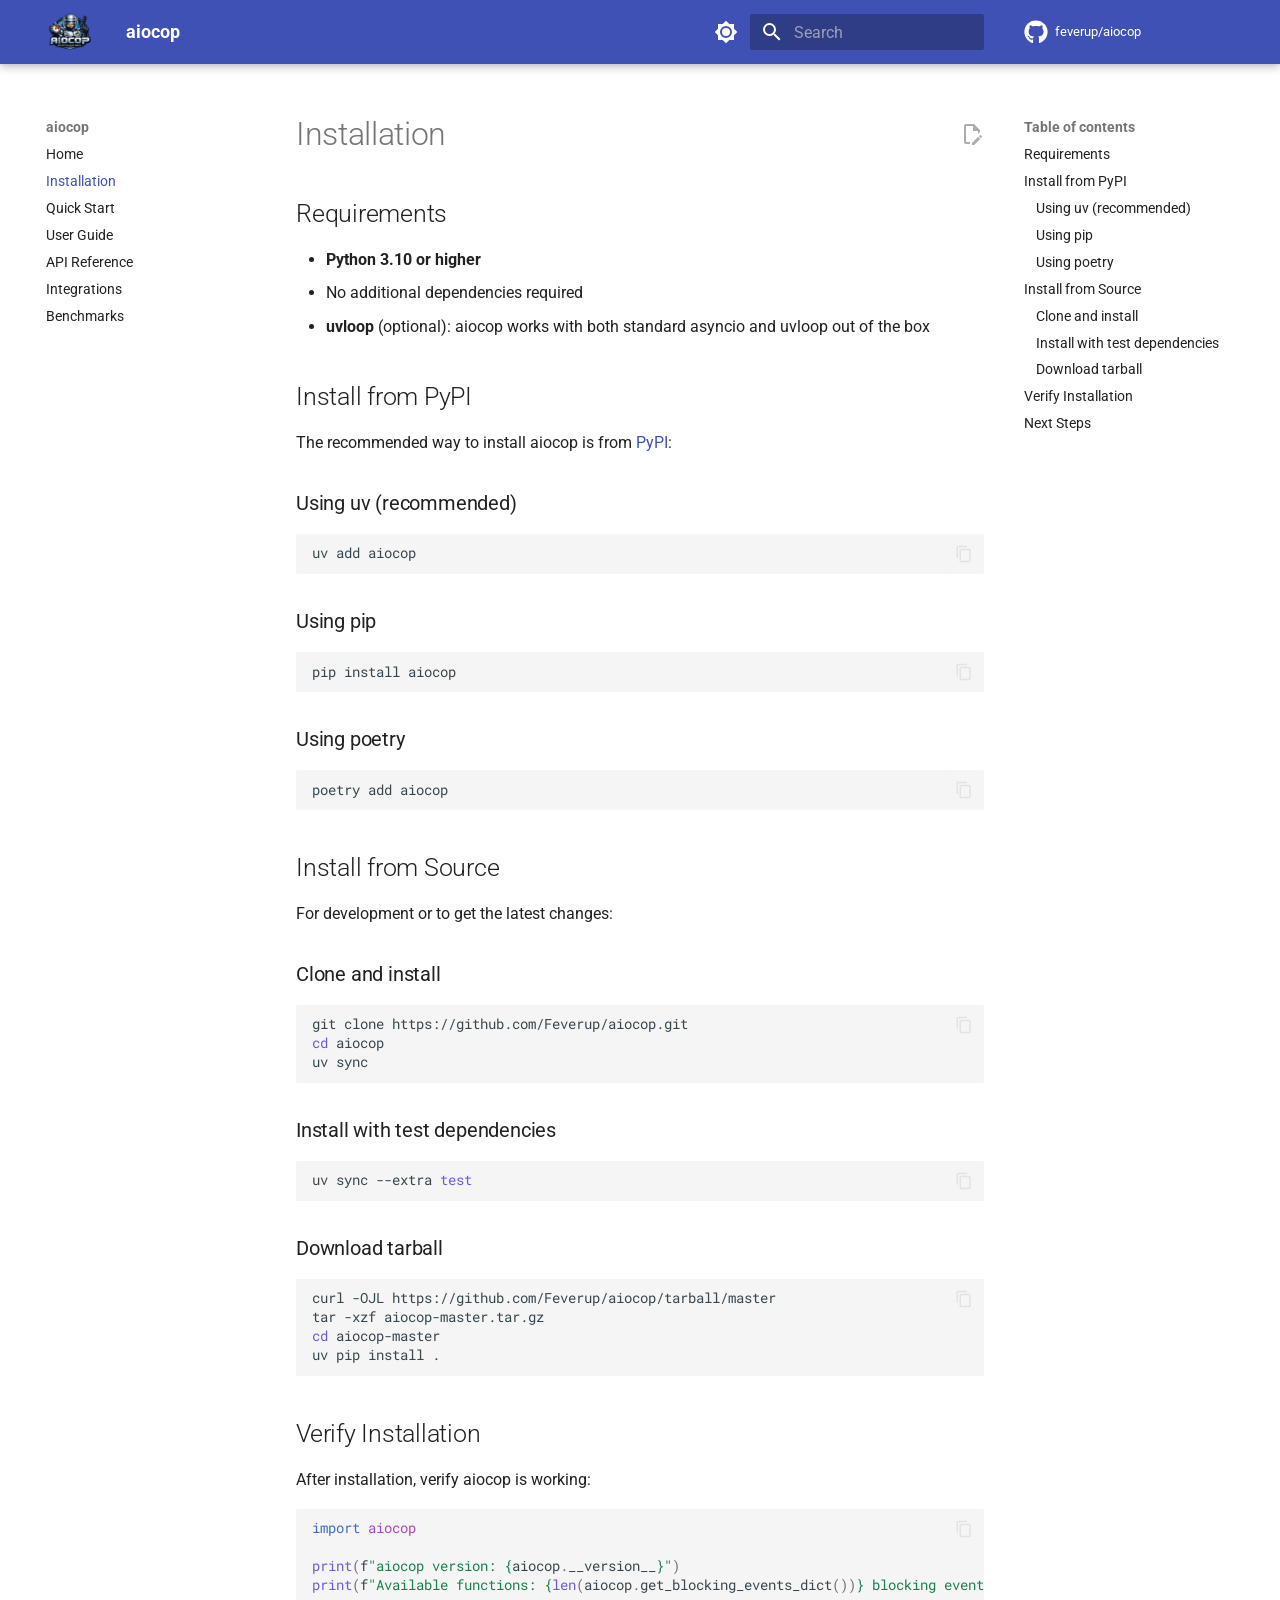
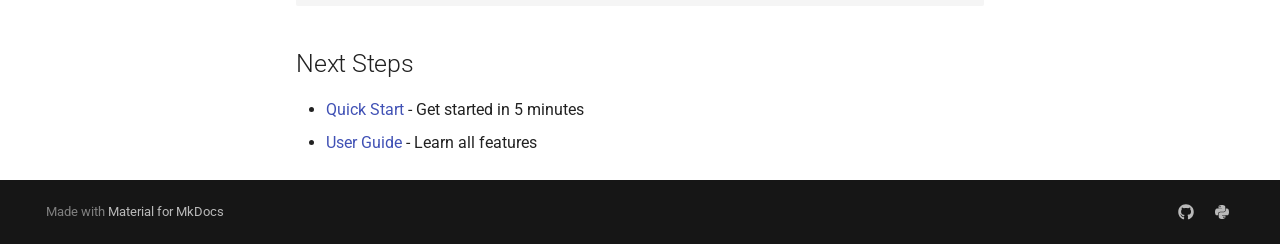
<file: installation/index.html>
<!doctype html>
<html lang="en" class="no-js">
  <head>
    
      <meta charset="utf-8">
      <meta name="viewport" content="width=device-width,initial-scale=1">
      
        <meta name="description" content="Non-intrusive monitoring for Python asyncio. Detects, pinpoints, and logs blocking IO and CPU calls that freeze your event loop.">
      
      
        <meta name="author" content="Fever Labs, Inc.">
      
      
        <link rel="canonical" href="https://feverup.github.io/aiocop/installation/">
      
      
        <link rel="prev" href="..">
      
      
        <link rel="next" href="../quickstart/">
      
      
        
      
      
      <link rel="icon" href="../images/aiocop_logo.png">
      <meta name="generator" content="mkdocs-1.6.1, mkdocs-material-9.7.7">
    
    
      
        <title>Installation - aiocop</title>
      
    
    
      <link rel="stylesheet" href="../assets/stylesheets/main.ec1eaa64.min.css">
      
        
        <link rel="stylesheet" href="../assets/stylesheets/palette.ab4e12ef.min.css">
      
      


    
    
      
    
    
      
        
        
        <link rel="preconnect" href="https://fonts.gstatic.com" crossorigin>
        <link rel="stylesheet" href="https://fonts.googleapis.com/css?family=Roboto:300,300i,400,400i,700,700i%7CRoboto+Mono:400,400i,700,700i&display=fallback">
        <style>:root{--md-text-font:"Roboto";--md-code-font:"Roboto Mono"}</style>
      
    
    
      <link rel="stylesheet" href="../stylesheets/extra.css">
    
    <script>__md_scope=new URL("..",location),__md_hash=e=>[...e].reduce(((e,_)=>(e<<5)-e+_.charCodeAt(0)),0),__md_get=(e,_=localStorage,t=__md_scope)=>JSON.parse(_.getItem(t.pathname+"."+e)),__md_set=(e,_,t=localStorage,a=__md_scope)=>{try{t.setItem(a.pathname+"."+e,JSON.stringify(_))}catch(e){}}</script>
    
      

    
    
  </head>
  
  
    
    
      
    
    
    
    
    <body dir="ltr" data-md-color-scheme="default" data-md-color-primary="indigo" data-md-color-accent="indigo">
  
    
    <input class="md-toggle" data-md-toggle="drawer" type="checkbox" id="__drawer" autocomplete="off">
    <input class="md-toggle" data-md-toggle="search" type="checkbox" id="__search" autocomplete="off">
    <label class="md-overlay" for="__drawer"></label>
    <div data-md-component="skip">
      
        
        <a href="#installation" class="md-skip">
          Skip to content
        </a>
      
    </div>
    <div data-md-component="announce">
      
    </div>
    
    
      

  

<header class="md-header md-header--shadow" data-md-component="header">
  <nav class="md-header__inner md-grid" aria-label="Header">
    <a href=".." title="aiocop" class="md-header__button md-logo" aria-label="aiocop" data-md-component="logo">
      
  <img src="../images/aiocop_logo.png" alt="logo">

    </a>
    <label class="md-header__button md-icon" for="__drawer">
      
      <svg xmlns="http://www.w3.org/2000/svg" viewBox="0 0 24 24"><path d="M3 6h18v2H3zm0 5h18v2H3zm0 5h18v2H3z"/></svg>
    </label>
    <div class="md-header__title" data-md-component="header-title">
      <div class="md-header__ellipsis">
        <div class="md-header__topic">
          <span class="md-ellipsis">
            aiocop
          </span>
        </div>
        <div class="md-header__topic" data-md-component="header-topic">
          <span class="md-ellipsis">
            
              Installation
            
          </span>
        </div>
      </div>
    </div>
    
      
        <form class="md-header__option" data-md-component="palette">
  
    
    
    
    <input class="md-option" data-md-color-media="(prefers-color-scheme: light)" data-md-color-scheme="default" data-md-color-primary="indigo" data-md-color-accent="indigo"  aria-label="Switch to dark mode"  type="radio" name="__palette" id="__palette_0">
    
      <label class="md-header__button md-icon" title="Switch to dark mode" for="__palette_1" hidden>
        <svg xmlns="http://www.w3.org/2000/svg" viewBox="0 0 24 24"><path d="M12 8a4 4 0 0 0-4 4 4 4 0 0 0 4 4 4 4 0 0 0 4-4 4 4 0 0 0-4-4m0 10a6 6 0 0 1-6-6 6 6 0 0 1 6-6 6 6 0 0 1 6 6 6 6 0 0 1-6 6m8-9.31V4h-4.69L12 .69 8.69 4H4v4.69L.69 12 4 15.31V20h4.69L12 23.31 15.31 20H20v-4.69L23.31 12z"/></svg>
      </label>
    
  
    
    
    
    <input class="md-option" data-md-color-media="(prefers-color-scheme: dark)" data-md-color-scheme="slate" data-md-color-primary="indigo" data-md-color-accent="indigo"  aria-label="Switch to light mode"  type="radio" name="__palette" id="__palette_1">
    
      <label class="md-header__button md-icon" title="Switch to light mode" for="__palette_0" hidden>
        <svg xmlns="http://www.w3.org/2000/svg" viewBox="0 0 24 24"><path d="M12 18c-.89 0-1.74-.2-2.5-.55C11.56 16.5 13 14.42 13 12s-1.44-4.5-3.5-5.45C10.26 6.2 11.11 6 12 6a6 6 0 0 1 6 6 6 6 0 0 1-6 6m8-9.31V4h-4.69L12 .69 8.69 4H4v4.69L.69 12 4 15.31V20h4.69L12 23.31 15.31 20H20v-4.69L23.31 12z"/></svg>
      </label>
    
  
</form>
      
    
    
      <script>var palette=__md_get("__palette");if(palette&&palette.color){if("(prefers-color-scheme)"===palette.color.media){var media=matchMedia("(prefers-color-scheme: light)"),input=document.querySelector(media.matches?"[data-md-color-media='(prefers-color-scheme: light)']":"[data-md-color-media='(prefers-color-scheme: dark)']");palette.color.media=input.getAttribute("data-md-color-media"),palette.color.scheme=input.getAttribute("data-md-color-scheme"),palette.color.primary=input.getAttribute("data-md-color-primary"),palette.color.accent=input.getAttribute("data-md-color-accent")}for(var[key,value]of Object.entries(palette.color))document.body.setAttribute("data-md-color-"+key,value)}</script>
    
    
    
      
      
        <label class="md-header__button md-icon" for="__search">
          
          <svg xmlns="http://www.w3.org/2000/svg" viewBox="0 0 24 24"><path d="M9.5 3A6.5 6.5 0 0 1 16 9.5c0 1.61-.59 3.09-1.56 4.23l.27.27h.79l5 5-1.5 1.5-5-5v-.79l-.27-.27A6.52 6.52 0 0 1 9.5 16 6.5 6.5 0 0 1 3 9.5 6.5 6.5 0 0 1 9.5 3m0 2C7 5 5 7 5 9.5S7 14 9.5 14 14 12 14 9.5 12 5 9.5 5"/></svg>
        </label>
        <div class="md-search" data-md-component="search" role="dialog">
  <label class="md-search__overlay" for="__search"></label>
  <div class="md-search__inner" role="search">
    <form class="md-search__form" name="search">
      <input type="text" class="md-search__input" name="query" aria-label="Search" placeholder="Search" autocapitalize="off" autocorrect="off" autocomplete="off" spellcheck="false" data-md-component="search-query" required>
      <label class="md-search__icon md-icon" for="__search">
        
        <svg xmlns="http://www.w3.org/2000/svg" viewBox="0 0 24 24"><path d="M9.5 3A6.5 6.5 0 0 1 16 9.5c0 1.61-.59 3.09-1.56 4.23l.27.27h.79l5 5-1.5 1.5-5-5v-.79l-.27-.27A6.52 6.52 0 0 1 9.5 16 6.5 6.5 0 0 1 3 9.5 6.5 6.5 0 0 1 9.5 3m0 2C7 5 5 7 5 9.5S7 14 9.5 14 14 12 14 9.5 12 5 9.5 5"/></svg>
        
        <svg xmlns="http://www.w3.org/2000/svg" viewBox="0 0 24 24"><path d="M20 11v2H8l5.5 5.5-1.42 1.42L4.16 12l7.92-7.92L13.5 5.5 8 11z"/></svg>
      </label>
      <nav class="md-search__options" aria-label="Search">
        
        <button type="reset" class="md-search__icon md-icon" title="Clear" aria-label="Clear" tabindex="-1">
          
          <svg xmlns="http://www.w3.org/2000/svg" viewBox="0 0 24 24"><path d="M19 6.41 17.59 5 12 10.59 6.41 5 5 6.41 10.59 12 5 17.59 6.41 19 12 13.41 17.59 19 19 17.59 13.41 12z"/></svg>
        </button>
      </nav>
      
    </form>
    <div class="md-search__output">
      <div class="md-search__scrollwrap" tabindex="0" data-md-scrollfix>
        <div class="md-search-result" data-md-component="search-result">
          <div class="md-search-result__meta">
            Initializing search
          </div>
          <ol class="md-search-result__list" role="presentation"></ol>
        </div>
      </div>
    </div>
  </div>
</div>
      
    
    
      <div class="md-header__source">
        <a href="https://github.com/feverup/aiocop" title="Go to repository" class="md-source" data-md-component="source">
  <div class="md-source__icon md-icon">
    
    <svg xmlns="http://www.w3.org/2000/svg" viewBox="0 0 512 512"><!--! Font Awesome Free 7.1.0 by @fontawesome - https://fontawesome.com License - https://fontawesome.com/license/free (Icons: CC BY 4.0, Fonts: SIL OFL 1.1, Code: MIT License) Copyright 2025 Fonticons, Inc.--><path d="M173.9 397.4c0 2-2.3 3.6-5.2 3.6-3.3.3-5.6-1.3-5.6-3.6 0-2 2.3-3.6 5.2-3.6 3-.3 5.6 1.3 5.6 3.6m-31.1-4.5c-.7 2 1.3 4.3 4.3 4.9 2.6 1 5.6 0 6.2-2s-1.3-4.3-4.3-5.2c-2.6-.7-5.5.3-6.2 2.3m44.2-1.7c-2.9.7-4.9 2.6-4.6 4.9.3 2 2.9 3.3 5.9 2.6 2.9-.7 4.9-2.6 4.6-4.6-.3-1.9-3-3.2-5.9-2.9M252.8 8C114.1 8 8 113.3 8 252c0 110.9 69.8 205.8 169.5 239.2 12.8 2.3 17.3-5.6 17.3-12.1 0-6.2-.3-40.4-.3-61.4 0 0-70 15-84.7-29.8 0 0-11.4-29.1-27.8-36.6 0 0-22.9-15.7 1.6-15.4 0 0 24.9 2 38.6 25.8 21.9 38.6 58.6 27.5 72.9 20.9 2.3-16 8.8-27.1 16-33.7-55.9-6.2-112.3-14.3-112.3-110.5 0-27.5 7.6-41.3 23.6-58.9-2.6-6.5-11.1-33.3 2.6-67.9 20.9-6.5 69 27 69 27 20-5.6 41.5-8.5 62.8-8.5s42.8 2.9 62.8 8.5c0 0 48.1-33.6 69-27 13.7 34.7 5.2 61.4 2.6 67.9 16 17.7 25.8 31.5 25.8 58.9 0 96.5-58.9 104.2-114.8 110.5 9.2 7.9 17 22.9 17 46.4 0 33.7-.3 75.4-.3 83.6 0 6.5 4.6 14.4 17.3 12.1C436.2 457.8 504 362.9 504 252 504 113.3 391.5 8 252.8 8M105.2 352.9c-1.3 1-1 3.3.7 5.2 1.6 1.6 3.9 2.3 5.2 1 1.3-1 1-3.3-.7-5.2-1.6-1.6-3.9-2.3-5.2-1m-10.8-8.1c-.7 1.3.3 2.9 2.3 3.9 1.6 1 3.6.7 4.3-.7.7-1.3-.3-2.9-2.3-3.9-2-.6-3.6-.3-4.3.7m32.4 35.6c-1.6 1.3-1 4.3 1.3 6.2 2.3 2.3 5.2 2.6 6.5 1 1.3-1.3.7-4.3-1.3-6.2-2.2-2.3-5.2-2.6-6.5-1m-11.4-14.7c-1.6 1-1.6 3.6 0 5.9s4.3 3.3 5.6 2.3c1.6-1.3 1.6-3.9 0-6.2-1.4-2.3-4-3.3-5.6-2"/></svg>
  </div>
  <div class="md-source__repository">
    feverup/aiocop
  </div>
</a>
      </div>
    
  </nav>
  
</header>
    
    <div class="md-container" data-md-component="container">
      
      
        
          
        
      
      <main class="md-main" data-md-component="main">
        <div class="md-main__inner md-grid">
          
            
              
              <div class="md-sidebar md-sidebar--primary" data-md-component="sidebar" data-md-type="navigation" >
                <div class="md-sidebar__scrollwrap">
                  <div class="md-sidebar__inner">
                    



<nav class="md-nav md-nav--primary" aria-label="Navigation" data-md-level="0">
  <label class="md-nav__title" for="__drawer">
    <a href=".." title="aiocop" class="md-nav__button md-logo" aria-label="aiocop" data-md-component="logo">
      
  <img src="../images/aiocop_logo.png" alt="logo">

    </a>
    aiocop
  </label>
  
    <div class="md-nav__source">
      <a href="https://github.com/feverup/aiocop" title="Go to repository" class="md-source" data-md-component="source">
  <div class="md-source__icon md-icon">
    
    <svg xmlns="http://www.w3.org/2000/svg" viewBox="0 0 512 512"><!--! Font Awesome Free 7.1.0 by @fontawesome - https://fontawesome.com License - https://fontawesome.com/license/free (Icons: CC BY 4.0, Fonts: SIL OFL 1.1, Code: MIT License) Copyright 2025 Fonticons, Inc.--><path d="M173.9 397.4c0 2-2.3 3.6-5.2 3.6-3.3.3-5.6-1.3-5.6-3.6 0-2 2.3-3.6 5.2-3.6 3-.3 5.6 1.3 5.6 3.6m-31.1-4.5c-.7 2 1.3 4.3 4.3 4.9 2.6 1 5.6 0 6.2-2s-1.3-4.3-4.3-5.2c-2.6-.7-5.5.3-6.2 2.3m44.2-1.7c-2.9.7-4.9 2.6-4.6 4.9.3 2 2.9 3.3 5.9 2.6 2.9-.7 4.9-2.6 4.6-4.6-.3-1.9-3-3.2-5.9-2.9M252.8 8C114.1 8 8 113.3 8 252c0 110.9 69.8 205.8 169.5 239.2 12.8 2.3 17.3-5.6 17.3-12.1 0-6.2-.3-40.4-.3-61.4 0 0-70 15-84.7-29.8 0 0-11.4-29.1-27.8-36.6 0 0-22.9-15.7 1.6-15.4 0 0 24.9 2 38.6 25.8 21.9 38.6 58.6 27.5 72.9 20.9 2.3-16 8.8-27.1 16-33.7-55.9-6.2-112.3-14.3-112.3-110.5 0-27.5 7.6-41.3 23.6-58.9-2.6-6.5-11.1-33.3 2.6-67.9 20.9-6.5 69 27 69 27 20-5.6 41.5-8.5 62.8-8.5s42.8 2.9 62.8 8.5c0 0 48.1-33.6 69-27 13.7 34.7 5.2 61.4 2.6 67.9 16 17.7 25.8 31.5 25.8 58.9 0 96.5-58.9 104.2-114.8 110.5 9.2 7.9 17 22.9 17 46.4 0 33.7-.3 75.4-.3 83.6 0 6.5 4.6 14.4 17.3 12.1C436.2 457.8 504 362.9 504 252 504 113.3 391.5 8 252.8 8M105.2 352.9c-1.3 1-1 3.3.7 5.2 1.6 1.6 3.9 2.3 5.2 1 1.3-1 1-3.3-.7-5.2-1.6-1.6-3.9-2.3-5.2-1m-10.8-8.1c-.7 1.3.3 2.9 2.3 3.9 1.6 1 3.6.7 4.3-.7.7-1.3-.3-2.9-2.3-3.9-2-.6-3.6-.3-4.3.7m32.4 35.6c-1.6 1.3-1 4.3 1.3 6.2 2.3 2.3 5.2 2.6 6.5 1 1.3-1.3.7-4.3-1.3-6.2-2.2-2.3-5.2-2.6-6.5-1m-11.4-14.7c-1.6 1-1.6 3.6 0 5.9s4.3 3.3 5.6 2.3c1.6-1.3 1.6-3.9 0-6.2-1.4-2.3-4-3.3-5.6-2"/></svg>
  </div>
  <div class="md-source__repository">
    feverup/aiocop
  </div>
</a>
    </div>
  
  <ul class="md-nav__list" data-md-scrollfix>
    
      
      
  
  
  
  
    <li class="md-nav__item">
      <a href=".." class="md-nav__link">
        
  
  
  <span class="md-ellipsis">
    
  
    Home
  

    
  </span>
  
  

      </a>
    </li>
  

    
      
      
  
  
    
  
  
  
    <li class="md-nav__item md-nav__item--active">
      
      <input class="md-nav__toggle md-toggle" type="checkbox" id="__toc">
      
      
        
      
      
        <label class="md-nav__link md-nav__link--active" for="__toc">
          
  
  
  <span class="md-ellipsis">
    
  
    Installation
  

    
  </span>
  
  

          <span class="md-nav__icon md-icon"></span>
        </label>
      
      <a href="./" class="md-nav__link md-nav__link--active">
        
  
  
  <span class="md-ellipsis">
    
  
    Installation
  

    
  </span>
  
  

      </a>
      
        

<nav class="md-nav md-nav--secondary" aria-label="Table of contents">
  
  
  
    
  
  
    <label class="md-nav__title" for="__toc">
      <span class="md-nav__icon md-icon"></span>
      Table of contents
    </label>
    <ul class="md-nav__list" data-md-component="toc" data-md-scrollfix>
      
        <li class="md-nav__item">
  <a href="#requirements" class="md-nav__link">
    <span class="md-ellipsis">
      
        Requirements
      
    </span>
  </a>
  
</li>
      
        <li class="md-nav__item">
  <a href="#install-from-pypi" class="md-nav__link">
    <span class="md-ellipsis">
      
        Install from PyPI
      
    </span>
  </a>
  
    <nav class="md-nav" aria-label="Install from PyPI">
      <ul class="md-nav__list">
        
          <li class="md-nav__item">
  <a href="#using-uv-recommended" class="md-nav__link">
    <span class="md-ellipsis">
      
        Using uv (recommended)
      
    </span>
  </a>
  
</li>
        
          <li class="md-nav__item">
  <a href="#using-pip" class="md-nav__link">
    <span class="md-ellipsis">
      
        Using pip
      
    </span>
  </a>
  
</li>
        
          <li class="md-nav__item">
  <a href="#using-poetry" class="md-nav__link">
    <span class="md-ellipsis">
      
        Using poetry
      
    </span>
  </a>
  
</li>
        
      </ul>
    </nav>
  
</li>
      
        <li class="md-nav__item">
  <a href="#install-from-source" class="md-nav__link">
    <span class="md-ellipsis">
      
        Install from Source
      
    </span>
  </a>
  
    <nav class="md-nav" aria-label="Install from Source">
      <ul class="md-nav__list">
        
          <li class="md-nav__item">
  <a href="#clone-and-install" class="md-nav__link">
    <span class="md-ellipsis">
      
        Clone and install
      
    </span>
  </a>
  
</li>
        
          <li class="md-nav__item">
  <a href="#install-with-test-dependencies" class="md-nav__link">
    <span class="md-ellipsis">
      
        Install with test dependencies
      
    </span>
  </a>
  
</li>
        
          <li class="md-nav__item">
  <a href="#download-tarball" class="md-nav__link">
    <span class="md-ellipsis">
      
        Download tarball
      
    </span>
  </a>
  
</li>
        
      </ul>
    </nav>
  
</li>
      
        <li class="md-nav__item">
  <a href="#verify-installation" class="md-nav__link">
    <span class="md-ellipsis">
      
        Verify Installation
      
    </span>
  </a>
  
</li>
      
        <li class="md-nav__item">
  <a href="#next-steps" class="md-nav__link">
    <span class="md-ellipsis">
      
        Next Steps
      
    </span>
  </a>
  
</li>
      
    </ul>
  
</nav>
      
    </li>
  

    
      
      
  
  
  
  
    <li class="md-nav__item">
      <a href="../quickstart/" class="md-nav__link">
        
  
  
  <span class="md-ellipsis">
    
  
    Quick Start
  

    
  </span>
  
  

      </a>
    </li>
  

    
      
      
  
  
  
  
    <li class="md-nav__item">
      <a href="../guide/" class="md-nav__link">
        
  
  
  <span class="md-ellipsis">
    
  
    User Guide
  

    
  </span>
  
  

      </a>
    </li>
  

    
      
      
  
  
  
  
    <li class="md-nav__item">
      <a href="../api/" class="md-nav__link">
        
  
  
  <span class="md-ellipsis">
    
  
    API Reference
  

    
  </span>
  
  

      </a>
    </li>
  

    
      
      
  
  
  
  
    <li class="md-nav__item">
      <a href="../integrations/" class="md-nav__link">
        
  
  
  <span class="md-ellipsis">
    
  
    Integrations
  

    
  </span>
  
  

      </a>
    </li>
  

    
      
      
  
  
  
  
    <li class="md-nav__item">
      <a href="../benchmarks/" class="md-nav__link">
        
  
  
  <span class="md-ellipsis">
    
  
    Benchmarks
  

    
  </span>
  
  

      </a>
    </li>
  

    
  </ul>
</nav>
                  </div>
                </div>
              </div>
            
            
              
              <div class="md-sidebar md-sidebar--secondary" data-md-component="sidebar" data-md-type="toc" >
                <div class="md-sidebar__scrollwrap">
                  <div class="md-sidebar__inner">
                    

<nav class="md-nav md-nav--secondary" aria-label="Table of contents">
  
  
  
    
  
  
    <label class="md-nav__title" for="__toc">
      <span class="md-nav__icon md-icon"></span>
      Table of contents
    </label>
    <ul class="md-nav__list" data-md-component="toc" data-md-scrollfix>
      
        <li class="md-nav__item">
  <a href="#requirements" class="md-nav__link">
    <span class="md-ellipsis">
      
        Requirements
      
    </span>
  </a>
  
</li>
      
        <li class="md-nav__item">
  <a href="#install-from-pypi" class="md-nav__link">
    <span class="md-ellipsis">
      
        Install from PyPI
      
    </span>
  </a>
  
    <nav class="md-nav" aria-label="Install from PyPI">
      <ul class="md-nav__list">
        
          <li class="md-nav__item">
  <a href="#using-uv-recommended" class="md-nav__link">
    <span class="md-ellipsis">
      
        Using uv (recommended)
      
    </span>
  </a>
  
</li>
        
          <li class="md-nav__item">
  <a href="#using-pip" class="md-nav__link">
    <span class="md-ellipsis">
      
        Using pip
      
    </span>
  </a>
  
</li>
        
          <li class="md-nav__item">
  <a href="#using-poetry" class="md-nav__link">
    <span class="md-ellipsis">
      
        Using poetry
      
    </span>
  </a>
  
</li>
        
      </ul>
    </nav>
  
</li>
      
        <li class="md-nav__item">
  <a href="#install-from-source" class="md-nav__link">
    <span class="md-ellipsis">
      
        Install from Source
      
    </span>
  </a>
  
    <nav class="md-nav" aria-label="Install from Source">
      <ul class="md-nav__list">
        
          <li class="md-nav__item">
  <a href="#clone-and-install" class="md-nav__link">
    <span class="md-ellipsis">
      
        Clone and install
      
    </span>
  </a>
  
</li>
        
          <li class="md-nav__item">
  <a href="#install-with-test-dependencies" class="md-nav__link">
    <span class="md-ellipsis">
      
        Install with test dependencies
      
    </span>
  </a>
  
</li>
        
          <li class="md-nav__item">
  <a href="#download-tarball" class="md-nav__link">
    <span class="md-ellipsis">
      
        Download tarball
      
    </span>
  </a>
  
</li>
        
      </ul>
    </nav>
  
</li>
      
        <li class="md-nav__item">
  <a href="#verify-installation" class="md-nav__link">
    <span class="md-ellipsis">
      
        Verify Installation
      
    </span>
  </a>
  
</li>
      
        <li class="md-nav__item">
  <a href="#next-steps" class="md-nav__link">
    <span class="md-ellipsis">
      
        Next Steps
      
    </span>
  </a>
  
</li>
      
    </ul>
  
</nav>
                  </div>
                </div>
              </div>
            
          
          
            <div class="md-content" data-md-component="content">
              
              <article class="md-content__inner md-typeset">
                
                  


  
    <a href="https://github.com/feverup/aiocop/edit/master/docs/installation.md" title="Edit this page" class="md-content__button md-icon" rel="edit">
      
      <svg xmlns="http://www.w3.org/2000/svg" viewBox="0 0 24 24"><path d="M10 20H6V4h7v5h5v3.1l2-2V8l-6-6H6c-1.1 0-2 .9-2 2v16c0 1.1.9 2 2 2h4zm10.2-7c.1 0 .3.1.4.2l1.3 1.3c.2.2.2.6 0 .8l-1 1-2.1-2.1 1-1c.1-.1.2-.2.4-.2m0 3.9L14.1 23H12v-2.1l6.1-6.1z"/></svg>
    </a>
  
  


<h1 id="installation">Installation<a class="headerlink" href="#installation" title="Permanent link">&para;</a></h1>
<h2 id="requirements">Requirements<a class="headerlink" href="#requirements" title="Permanent link">&para;</a></h2>
<ul>
<li><strong>Python 3.10 or higher</strong></li>
<li>No additional dependencies required</li>
<li><strong>uvloop</strong> (optional): aiocop works with both standard asyncio and uvloop out of the box</li>
</ul>
<h2 id="install-from-pypi">Install from PyPI<a class="headerlink" href="#install-from-pypi" title="Permanent link">&para;</a></h2>
<p>The recommended way to install aiocop is from <a href="https://pypi.org/project/aiocop/">PyPI</a>:</p>
<h3 id="using-uv-recommended">Using uv (recommended)<a class="headerlink" href="#using-uv-recommended" title="Permanent link">&para;</a></h3>
<div class="highlight"><pre><span></span><code><a id="__codelineno-0-1" name="__codelineno-0-1" href="#__codelineno-0-1"></a>uv<span class="w"> </span>add<span class="w"> </span>aiocop
</code></pre></div>
<h3 id="using-pip">Using pip<a class="headerlink" href="#using-pip" title="Permanent link">&para;</a></h3>
<div class="highlight"><pre><span></span><code><a id="__codelineno-1-1" name="__codelineno-1-1" href="#__codelineno-1-1"></a>pip<span class="w"> </span>install<span class="w"> </span>aiocop
</code></pre></div>
<h3 id="using-poetry">Using poetry<a class="headerlink" href="#using-poetry" title="Permanent link">&para;</a></h3>
<div class="highlight"><pre><span></span><code><a id="__codelineno-2-1" name="__codelineno-2-1" href="#__codelineno-2-1"></a>poetry<span class="w"> </span>add<span class="w"> </span>aiocop
</code></pre></div>
<h2 id="install-from-source">Install from Source<a class="headerlink" href="#install-from-source" title="Permanent link">&para;</a></h2>
<p>For development or to get the latest changes:</p>
<h3 id="clone-and-install">Clone and install<a class="headerlink" href="#clone-and-install" title="Permanent link">&para;</a></h3>
<div class="highlight"><pre><span></span><code><a id="__codelineno-3-1" name="__codelineno-3-1" href="#__codelineno-3-1"></a>git<span class="w"> </span>clone<span class="w"> </span>https://github.com/Feverup/aiocop.git
<a id="__codelineno-3-2" name="__codelineno-3-2" href="#__codelineno-3-2"></a><span class="nb">cd</span><span class="w"> </span>aiocop
<a id="__codelineno-3-3" name="__codelineno-3-3" href="#__codelineno-3-3"></a>uv<span class="w"> </span>sync
</code></pre></div>
<h3 id="install-with-test-dependencies">Install with test dependencies<a class="headerlink" href="#install-with-test-dependencies" title="Permanent link">&para;</a></h3>
<div class="highlight"><pre><span></span><code><a id="__codelineno-4-1" name="__codelineno-4-1" href="#__codelineno-4-1"></a>uv<span class="w"> </span>sync<span class="w"> </span>--extra<span class="w"> </span><span class="nb">test</span>
</code></pre></div>
<h3 id="download-tarball">Download tarball<a class="headerlink" href="#download-tarball" title="Permanent link">&para;</a></h3>
<div class="highlight"><pre><span></span><code><a id="__codelineno-5-1" name="__codelineno-5-1" href="#__codelineno-5-1"></a>curl<span class="w"> </span>-OJL<span class="w"> </span>https://github.com/Feverup/aiocop/tarball/master
<a id="__codelineno-5-2" name="__codelineno-5-2" href="#__codelineno-5-2"></a>tar<span class="w"> </span>-xzf<span class="w"> </span>aiocop-master.tar.gz
<a id="__codelineno-5-3" name="__codelineno-5-3" href="#__codelineno-5-3"></a><span class="nb">cd</span><span class="w"> </span>aiocop-master
<a id="__codelineno-5-4" name="__codelineno-5-4" href="#__codelineno-5-4"></a>uv<span class="w"> </span>pip<span class="w"> </span>install<span class="w"> </span>.
</code></pre></div>
<h2 id="verify-installation">Verify Installation<a class="headerlink" href="#verify-installation" title="Permanent link">&para;</a></h2>
<p>After installation, verify aiocop is working:</p>
<div class="highlight"><pre><span></span><code><a id="__codelineno-6-1" name="__codelineno-6-1" href="#__codelineno-6-1"></a><span class="kn">import</span><span class="w"> </span><span class="nn">aiocop</span>
<a id="__codelineno-6-2" name="__codelineno-6-2" href="#__codelineno-6-2"></a>
<a id="__codelineno-6-3" name="__codelineno-6-3" href="#__codelineno-6-3"></a><span class="nb">print</span><span class="p">(</span><span class="sa">f</span><span class="s2">"aiocop version: </span><span class="si">{</span><span class="n">aiocop</span><span class="o">.</span><span class="n">__version__</span><span class="si">}</span><span class="s2">"</span><span class="p">)</span>
<a id="__codelineno-6-4" name="__codelineno-6-4" href="#__codelineno-6-4"></a><span class="nb">print</span><span class="p">(</span><span class="sa">f</span><span class="s2">"Available functions: </span><span class="si">{</span><span class="nb">len</span><span class="p">(</span><span class="n">aiocop</span><span class="o">.</span><span class="n">get_blocking_events_dict</span><span class="p">())</span><span class="si">}</span><span class="s2"> blocking events monitored"</span><span class="p">)</span>
</code></pre></div>
<h2 id="next-steps">Next Steps<a class="headerlink" href="#next-steps" title="Permanent link">&para;</a></h2>
<ul>
<li><a href="../quickstart/">Quick Start</a> - Get started in 5 minutes</li>
<li><a href="../guide/">User Guide</a> - Learn all features</li>
</ul>












                
              </article>
            </div>
          
          
<script>var target=document.getElementById(location.hash.slice(1));target&&target.name&&(target.checked=target.name.startsWith("__tabbed_"))</script>
        </div>
        
          <button type="button" class="md-top md-icon" data-md-component="top" hidden>
  
  <svg xmlns="http://www.w3.org/2000/svg" viewBox="0 0 24 24"><path d="M13 20h-2V8l-5.5 5.5-1.42-1.42L12 4.16l7.92 7.92-1.42 1.42L13 8z"/></svg>
  Back to top
</button>
        
      </main>
      
        <footer class="md-footer">
  
  <div class="md-footer-meta md-typeset">
    <div class="md-footer-meta__inner md-grid">
      <div class="md-copyright">
  
  
    Made with
    <a href="https://squidfunk.github.io/mkdocs-material/" target="_blank" rel="noopener">
      Material for MkDocs
    </a>
  
</div>
      
        
<div class="md-social">
  
    
    
    
    
      
      
    
    <a href="https://github.com/feverup/aiocop" target="_blank" rel="noopener" title="github.com" class="md-social__link">
      <svg xmlns="http://www.w3.org/2000/svg" viewBox="0 0 512 512"><!--! Font Awesome Free 7.1.0 by @fontawesome - https://fontawesome.com License - https://fontawesome.com/license/free (Icons: CC BY 4.0, Fonts: SIL OFL 1.1, Code: MIT License) Copyright 2025 Fonticons, Inc.--><path d="M173.9 397.4c0 2-2.3 3.6-5.2 3.6-3.3.3-5.6-1.3-5.6-3.6 0-2 2.3-3.6 5.2-3.6 3-.3 5.6 1.3 5.6 3.6m-31.1-4.5c-.7 2 1.3 4.3 4.3 4.9 2.6 1 5.6 0 6.2-2s-1.3-4.3-4.3-5.2c-2.6-.7-5.5.3-6.2 2.3m44.2-1.7c-2.9.7-4.9 2.6-4.6 4.9.3 2 2.9 3.3 5.9 2.6 2.9-.7 4.9-2.6 4.6-4.6-.3-1.9-3-3.2-5.9-2.9M252.8 8C114.1 8 8 113.3 8 252c0 110.9 69.8 205.8 169.5 239.2 12.8 2.3 17.3-5.6 17.3-12.1 0-6.2-.3-40.4-.3-61.4 0 0-70 15-84.7-29.8 0 0-11.4-29.1-27.8-36.6 0 0-22.9-15.7 1.6-15.4 0 0 24.9 2 38.6 25.8 21.9 38.6 58.6 27.5 72.9 20.9 2.3-16 8.8-27.1 16-33.7-55.9-6.2-112.3-14.3-112.3-110.5 0-27.5 7.6-41.3 23.6-58.9-2.6-6.5-11.1-33.3 2.6-67.9 20.9-6.5 69 27 69 27 20-5.6 41.5-8.5 62.8-8.5s42.8 2.9 62.8 8.5c0 0 48.1-33.6 69-27 13.7 34.7 5.2 61.4 2.6 67.9 16 17.7 25.8 31.5 25.8 58.9 0 96.5-58.9 104.2-114.8 110.5 9.2 7.9 17 22.9 17 46.4 0 33.7-.3 75.4-.3 83.6 0 6.5 4.6 14.4 17.3 12.1C436.2 457.8 504 362.9 504 252 504 113.3 391.5 8 252.8 8M105.2 352.9c-1.3 1-1 3.3.7 5.2 1.6 1.6 3.9 2.3 5.2 1 1.3-1 1-3.3-.7-5.2-1.6-1.6-3.9-2.3-5.2-1m-10.8-8.1c-.7 1.3.3 2.9 2.3 3.9 1.6 1 3.6.7 4.3-.7.7-1.3-.3-2.9-2.3-3.9-2-.6-3.6-.3-4.3.7m32.4 35.6c-1.6 1.3-1 4.3 1.3 6.2 2.3 2.3 5.2 2.6 6.5 1 1.3-1.3.7-4.3-1.3-6.2-2.2-2.3-5.2-2.6-6.5-1m-11.4-14.7c-1.6 1-1.6 3.6 0 5.9s4.3 3.3 5.6 2.3c1.6-1.3 1.6-3.9 0-6.2-1.4-2.3-4-3.3-5.6-2"/></svg>
    </a>
  
    
    
    
    
      
      
    
    <a href="https://pypi.org/project/aiocop/" target="_blank" rel="noopener" title="pypi.org" class="md-social__link">
      <svg xmlns="http://www.w3.org/2000/svg" viewBox="0 0 448 512"><!--! Font Awesome Free 7.1.0 by @fontawesome - https://fontawesome.com License - https://fontawesome.com/license/free (Icons: CC BY 4.0, Fonts: SIL OFL 1.1, Code: MIT License) Copyright 2025 Fonticons, Inc.--><path d="M439.8 200.5c-7.7-30.9-22.3-54.2-53.4-54.2h-40.1v47.4c0 36.8-31.2 67.8-66.8 67.8H172.7c-29.2 0-53.4 25-53.4 54.3v101.8c0 29 25.2 46 53.4 54.3 33.8 9.9 66.3 11.7 106.8 0 26.9-7.8 53.4-23.5 53.4-54.3v-40.7H226.2v-13.6h160.2c31.1 0 42.6-21.7 53.4-54.2 11.2-33.5 10.7-65.7 0-108.6M286.2 444.7a20.4 20.4 0 1 1 0-40.7 20.4 20.4 0 1 1 0 40.7M167.8 248.1h106.8c29.7 0 53.4-24.5 53.4-54.3V91.9c0-29-24.4-50.7-53.4-55.6-35.8-5.9-74.7-5.6-106.8.1-45.2 8-53.4 24.7-53.4 55.6v40.7h106.9v13.6h-147c-31.1 0-58.3 18.7-66.8 54.2-9.8 40.7-10.2 66.1 0 108.6 7.6 31.6 25.7 54.2 56.8 54.2H101v-48.8c0-35.3 30.5-66.4 66.8-66.4m-6.6-183.4a20.4 20.4 0 1 1 0 40.8 20.4 20.4 0 1 1 0-40.8"/></svg>
    </a>
  
</div>
      
    </div>
  </div>
</footer>
      
    </div>
    <div class="md-dialog" data-md-component="dialog">
      <div class="md-dialog__inner md-typeset"></div>
    </div>
    
    
    
      
      
      <script id="__config" type="application/json">{"annotate": null, "base": "..", "features": ["navigation.sections", "navigation.expand", "navigation.top", "content.code.copy", "content.action.edit"], "search": "../assets/javascripts/workers/search.2c215733.min.js", "tags": null, "translations": {"clipboard.copied": "Copied to clipboard", "clipboard.copy": "Copy to clipboard", "search.result.more.one": "1 more on this page", "search.result.more.other": "# more on this page", "search.result.none": "No matching documents", "search.result.one": "1 matching document", "search.result.other": "# matching documents", "search.result.placeholder": "Type to start searching", "search.result.term.missing": "Missing", "select.version": "Select version"}, "version": null}</script>
    
    
      <script src="../assets/javascripts/bundle.d7400e89.min.js"></script>
      
    
  </body>
</html>
</file>
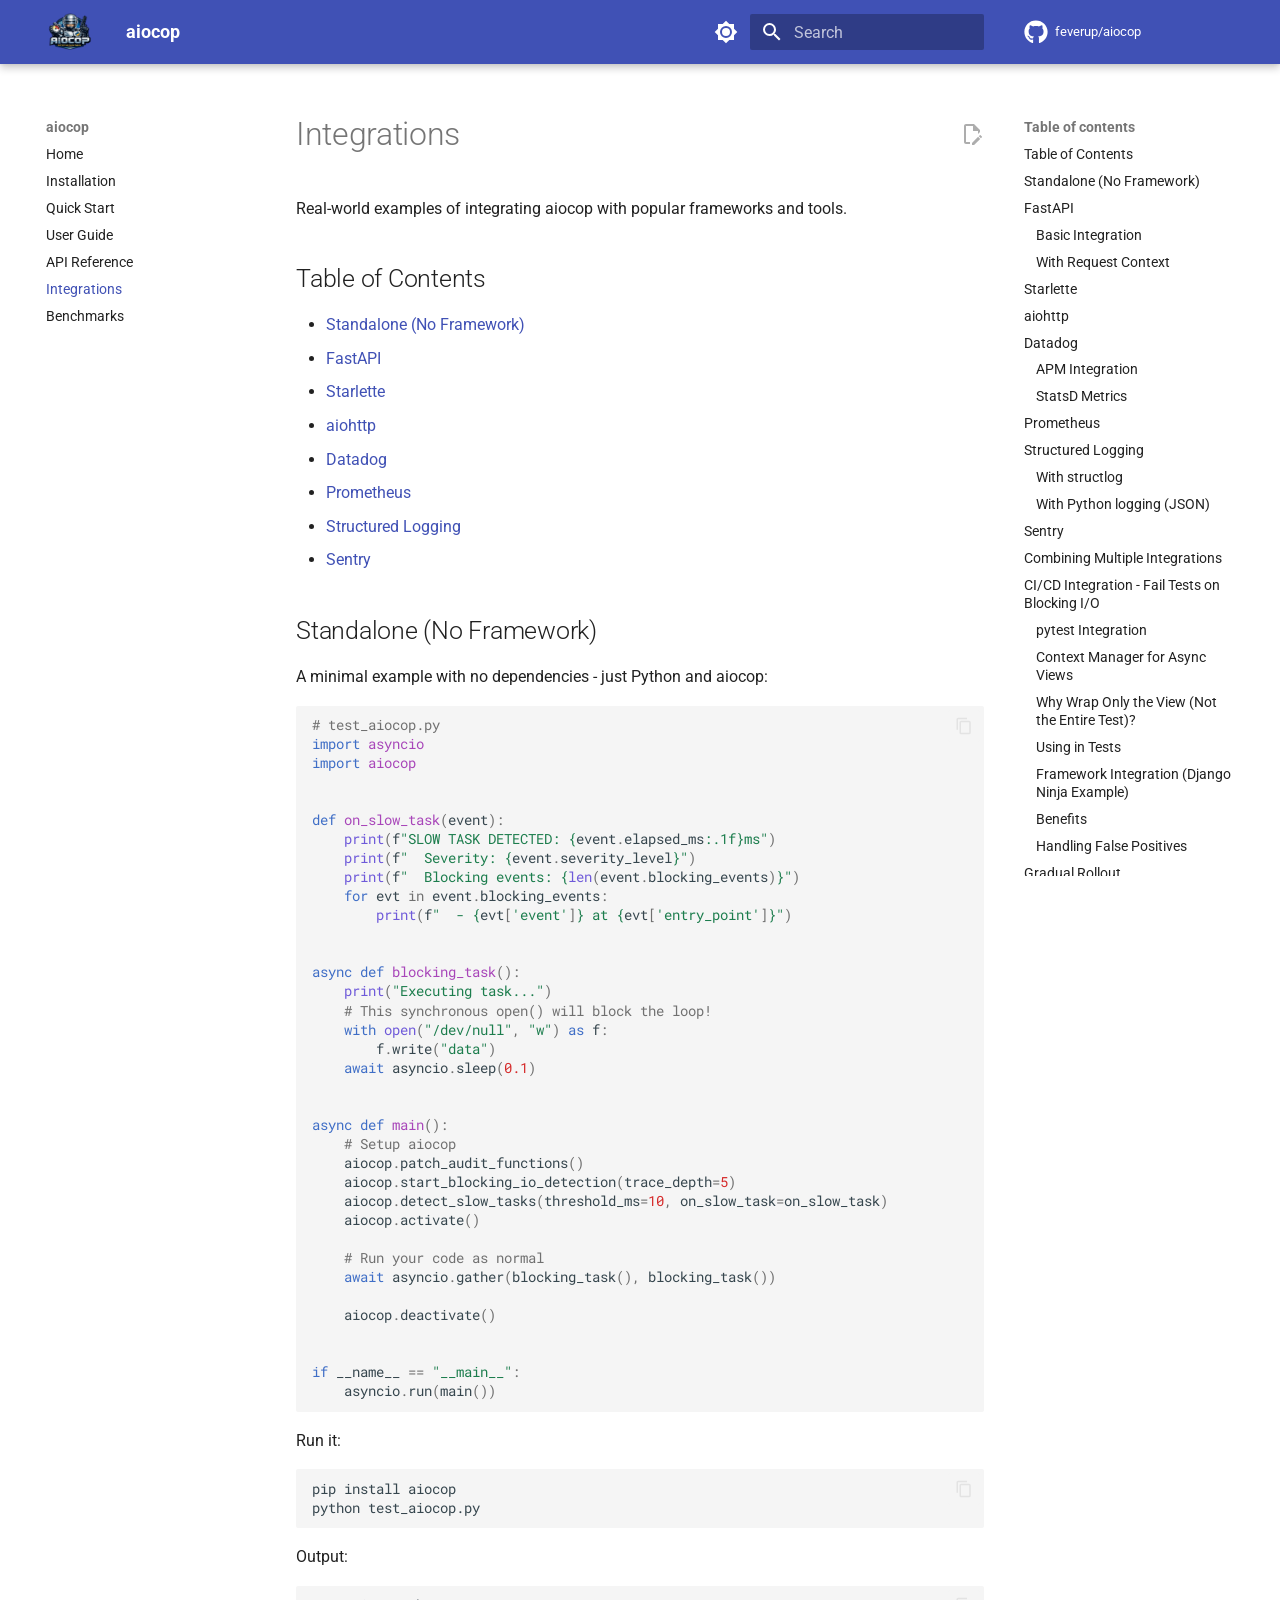
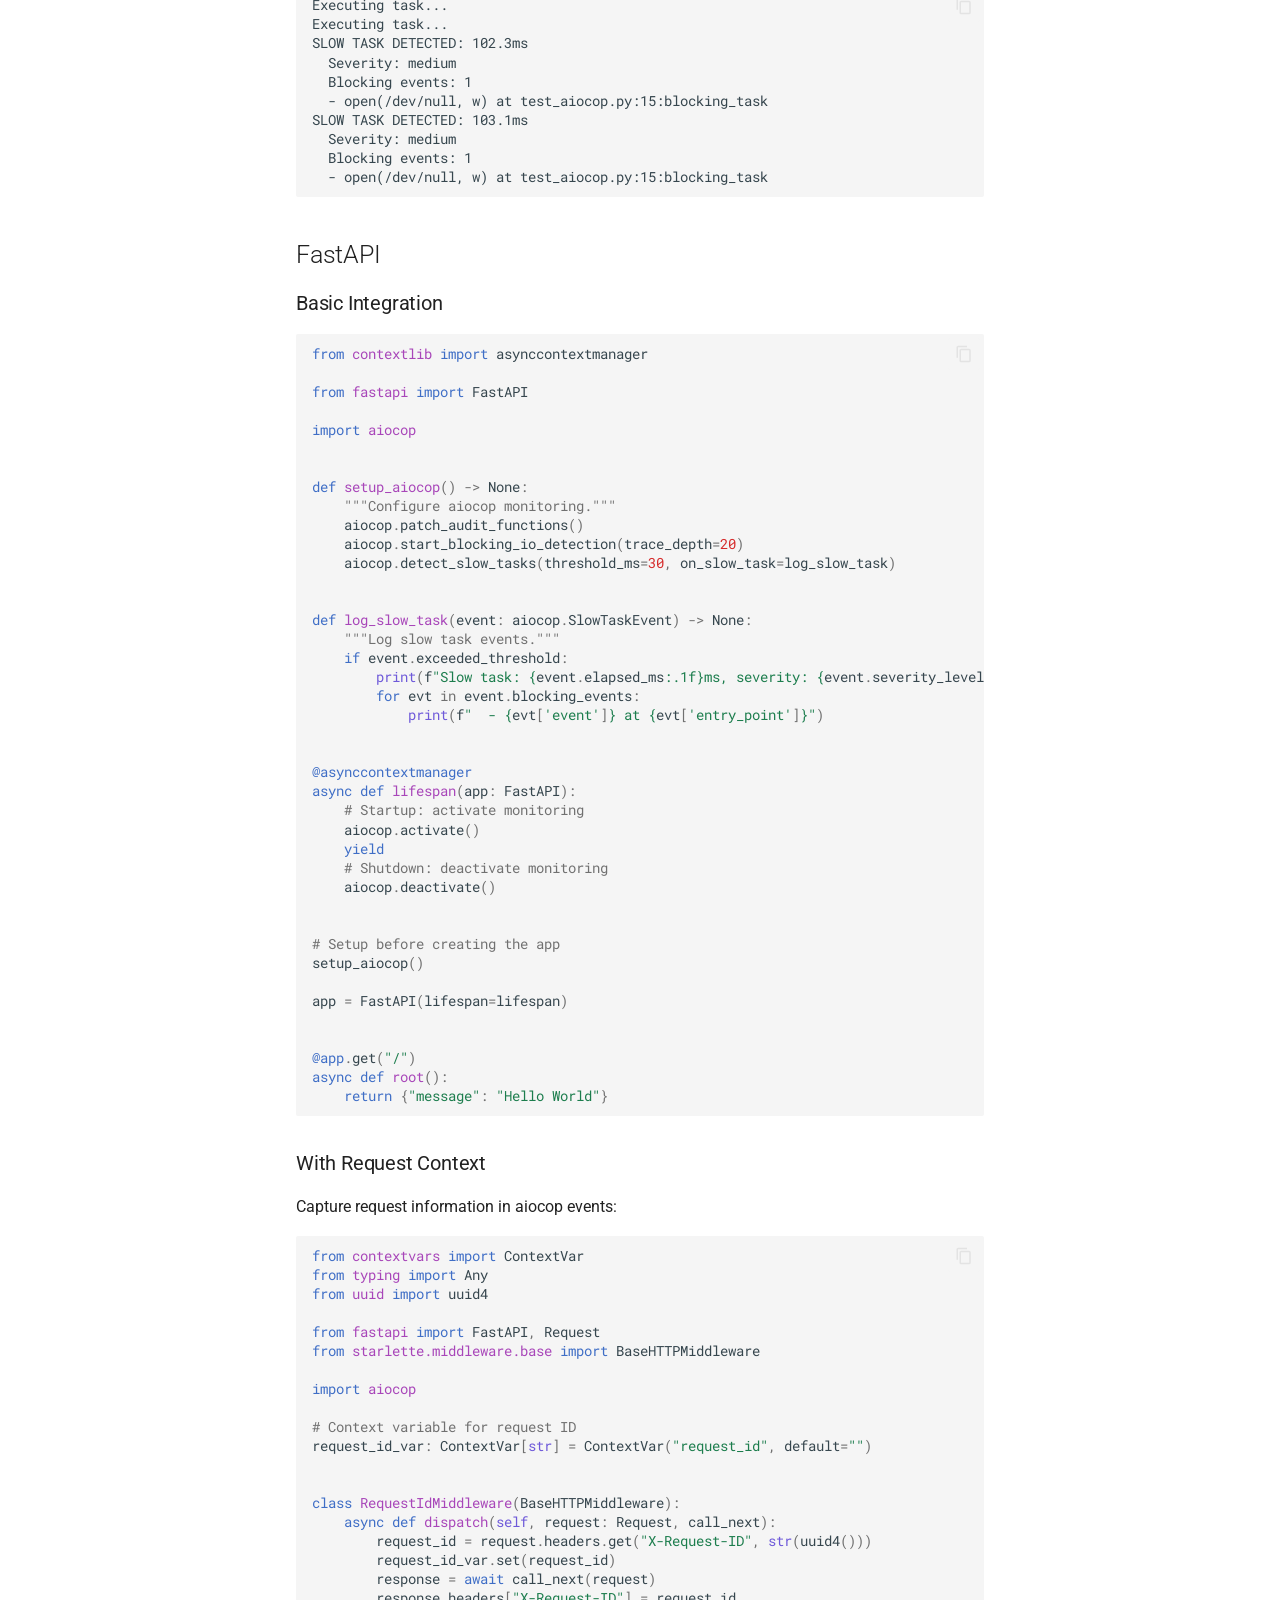
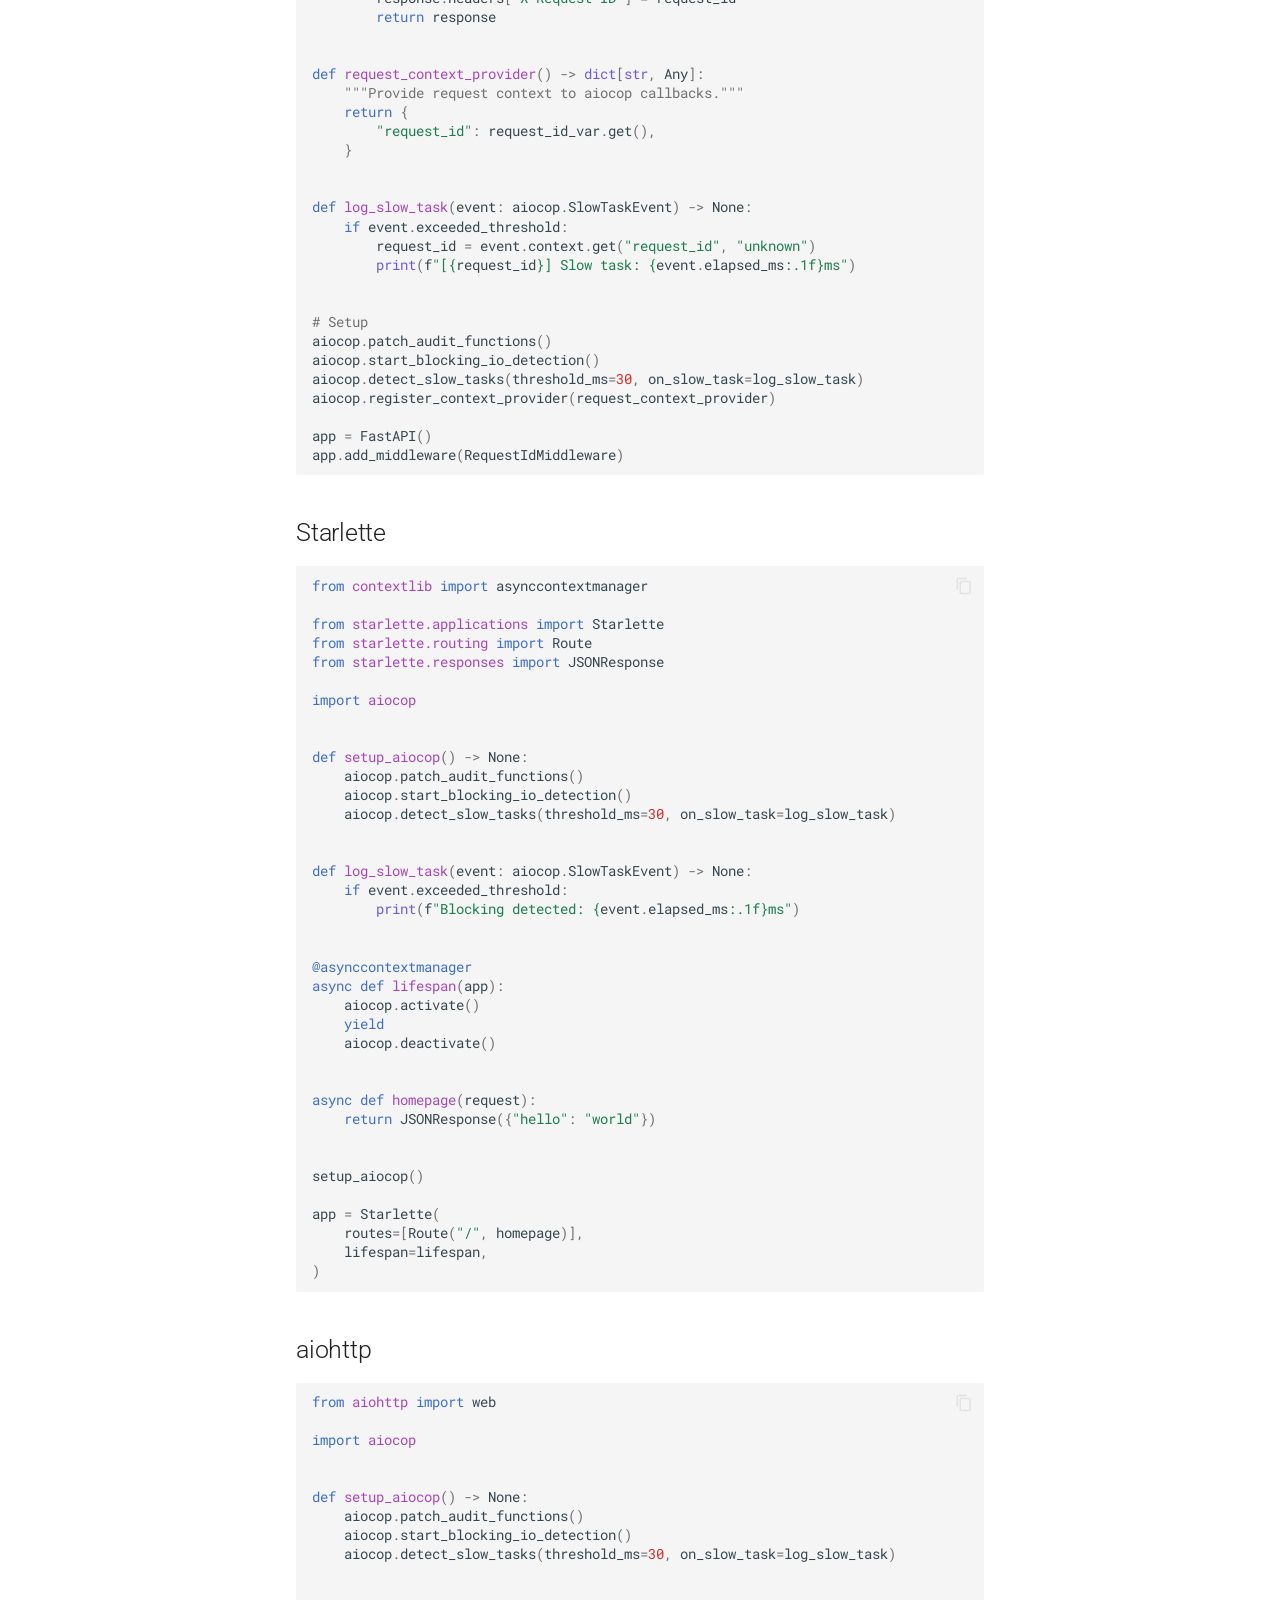
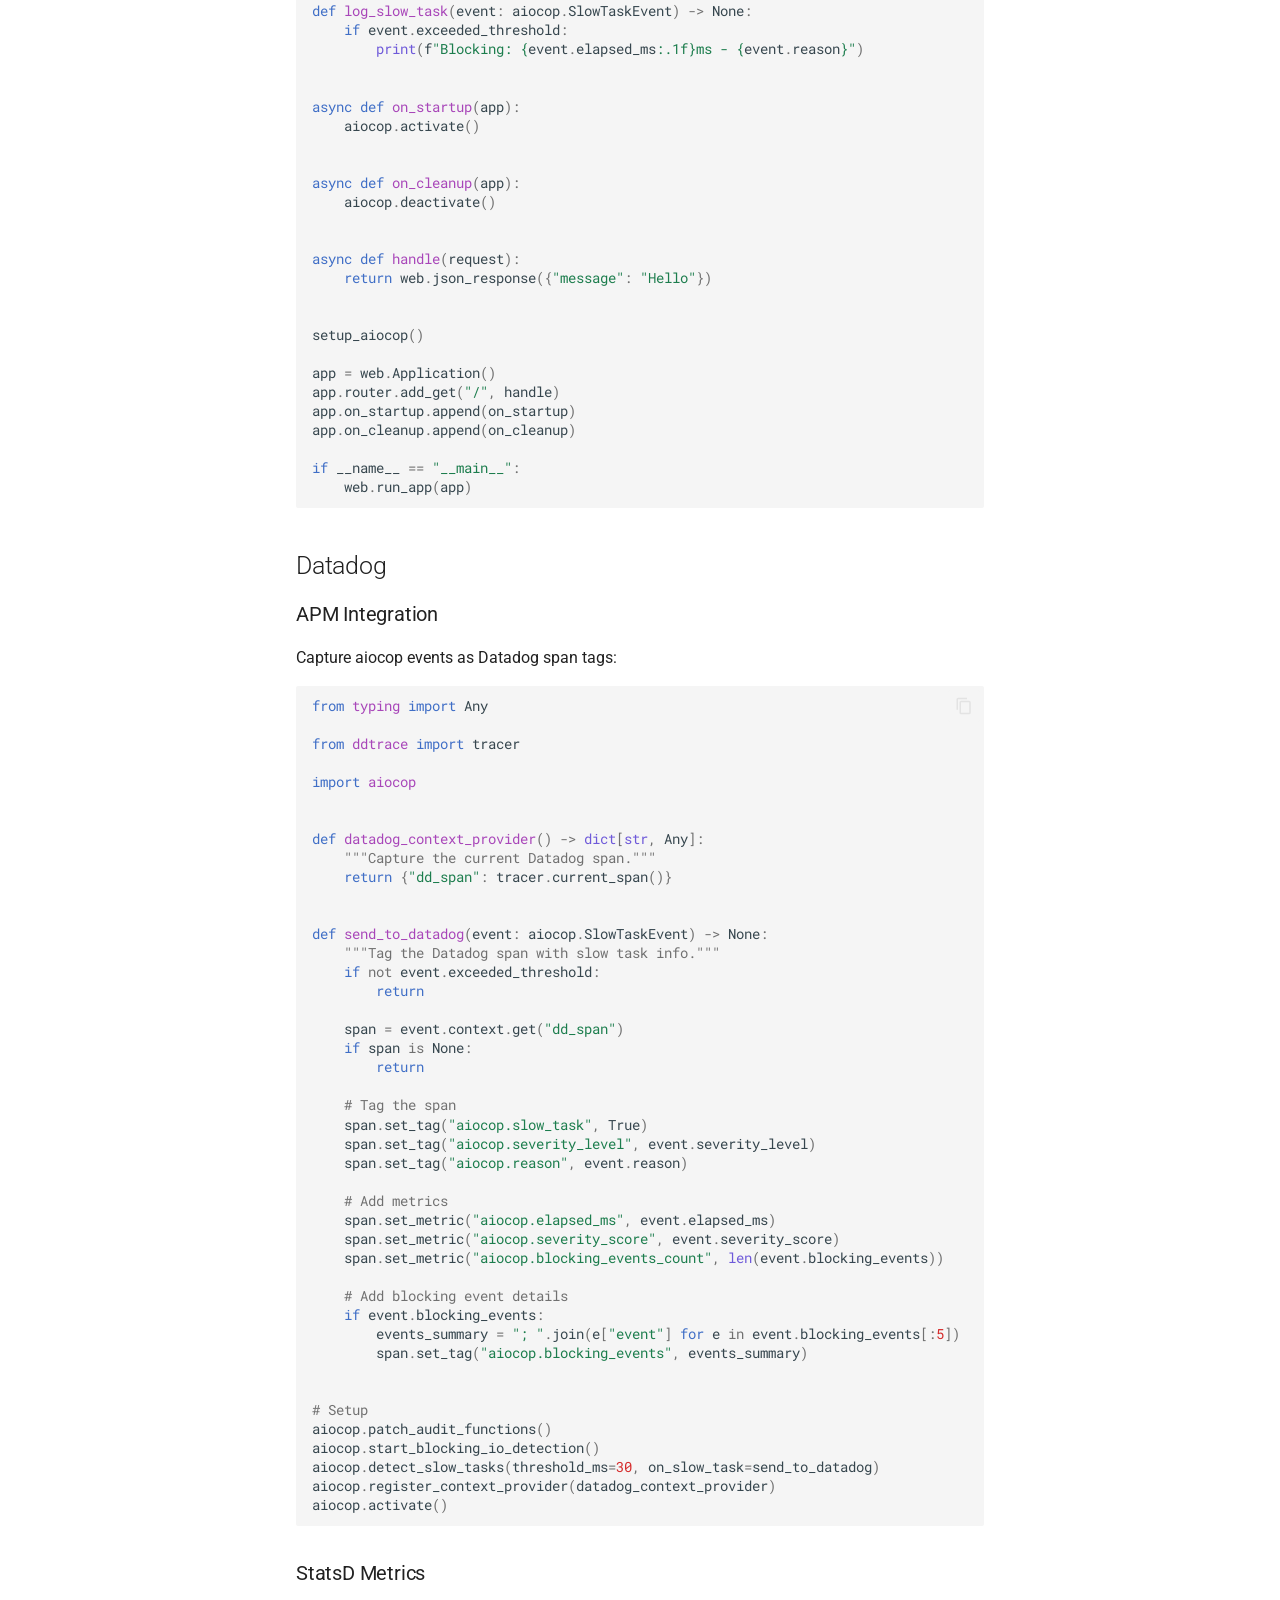
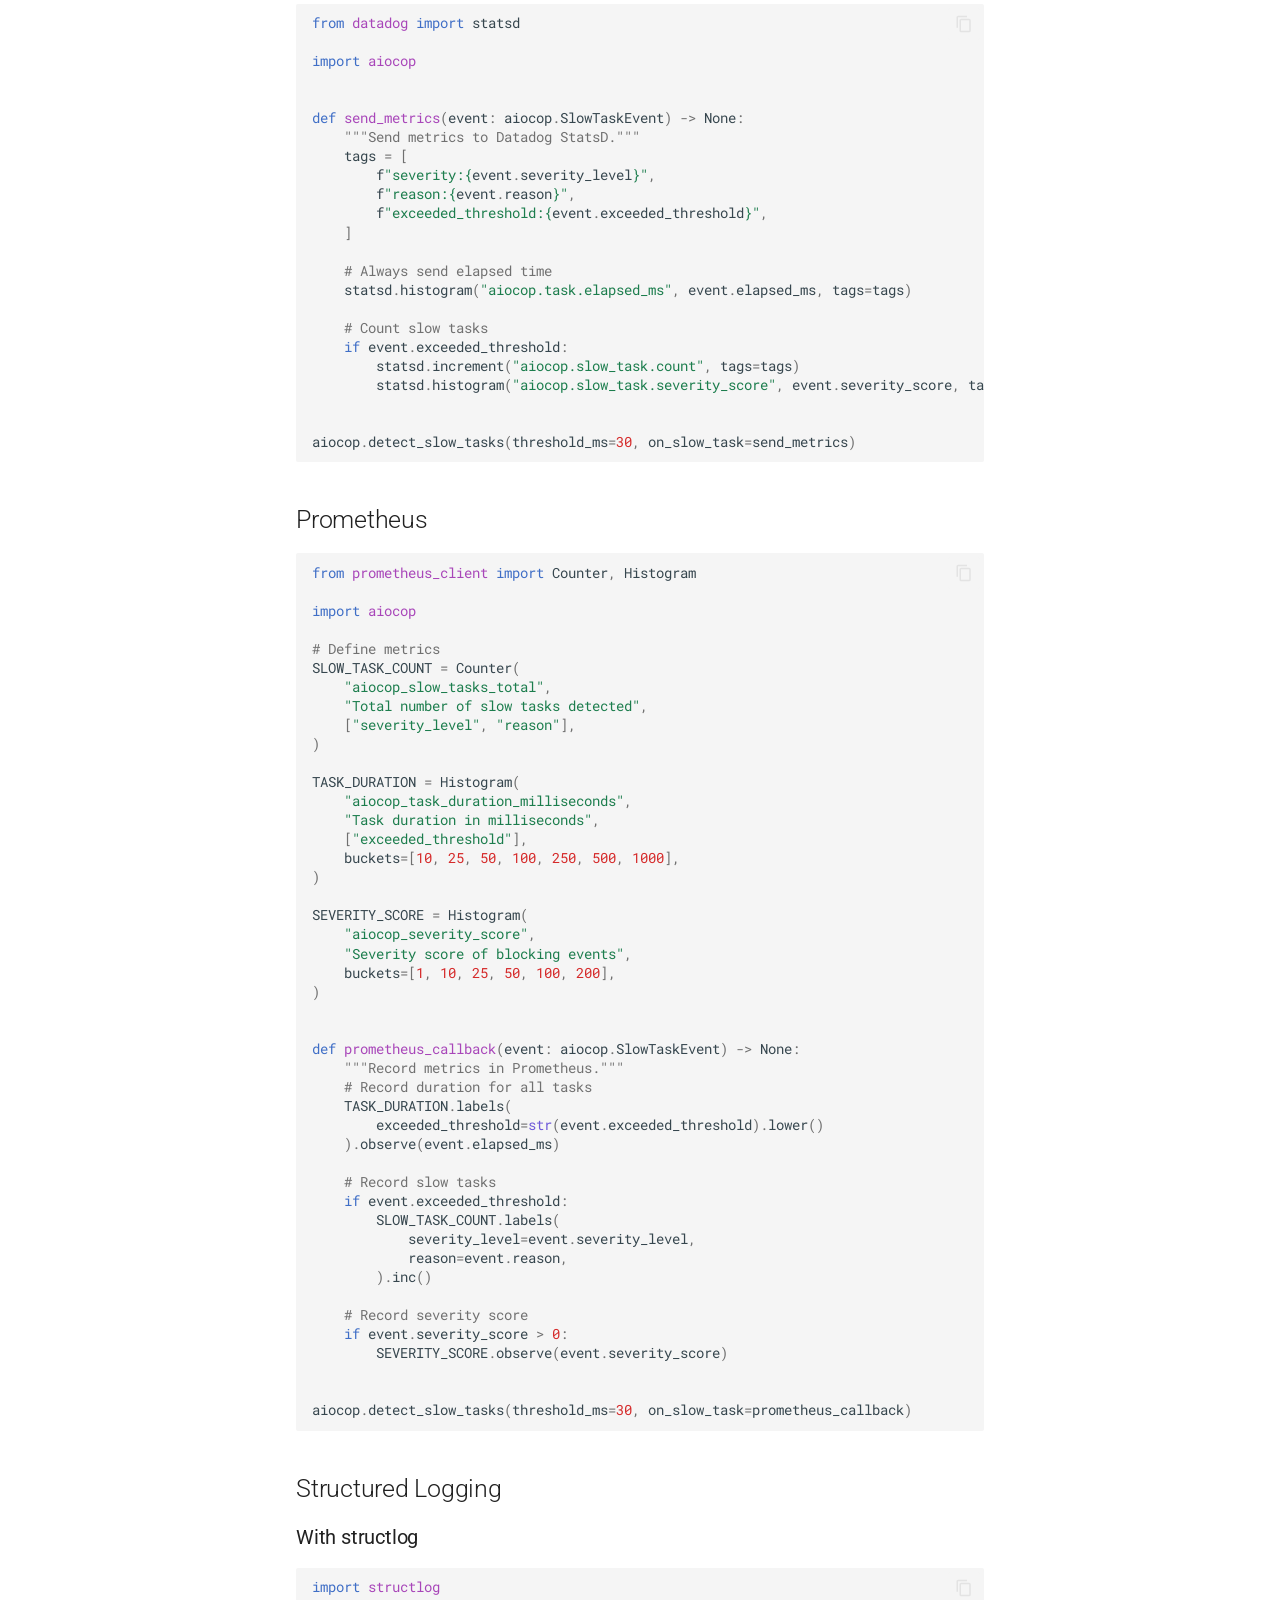
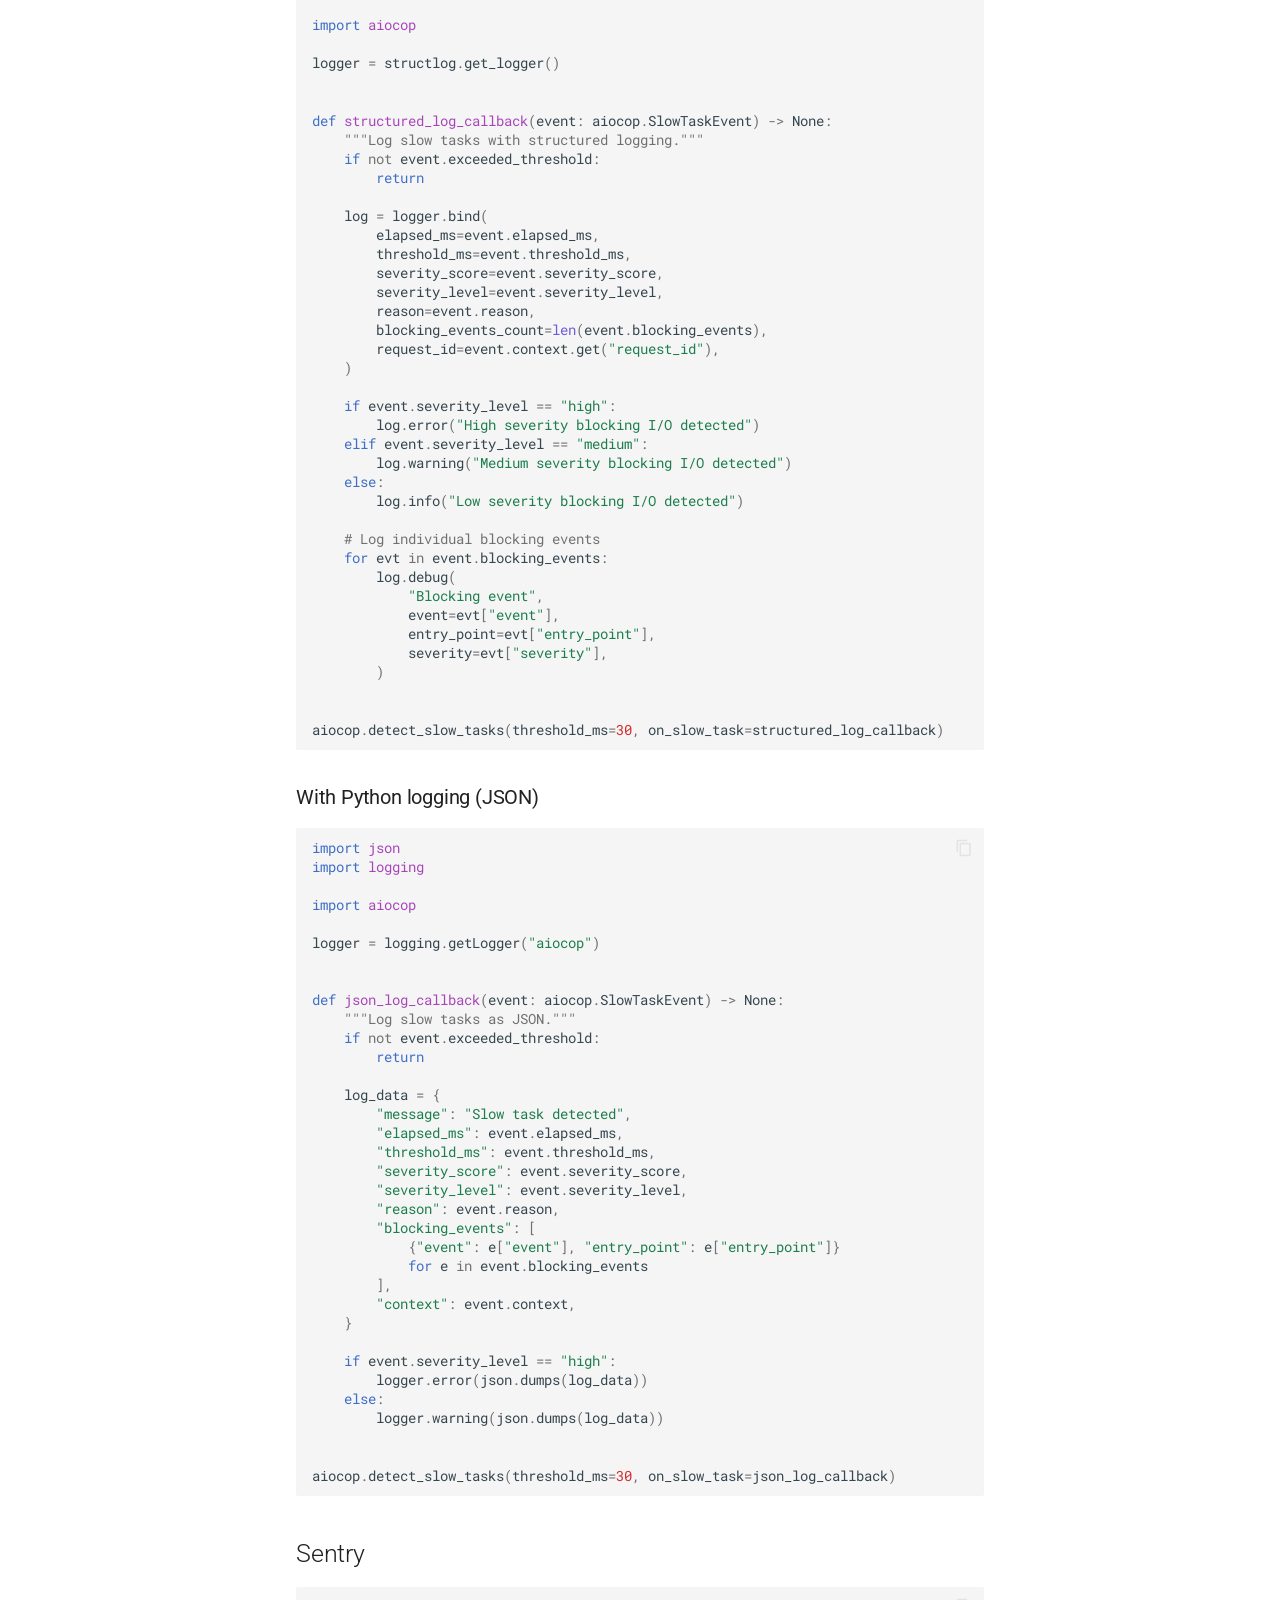
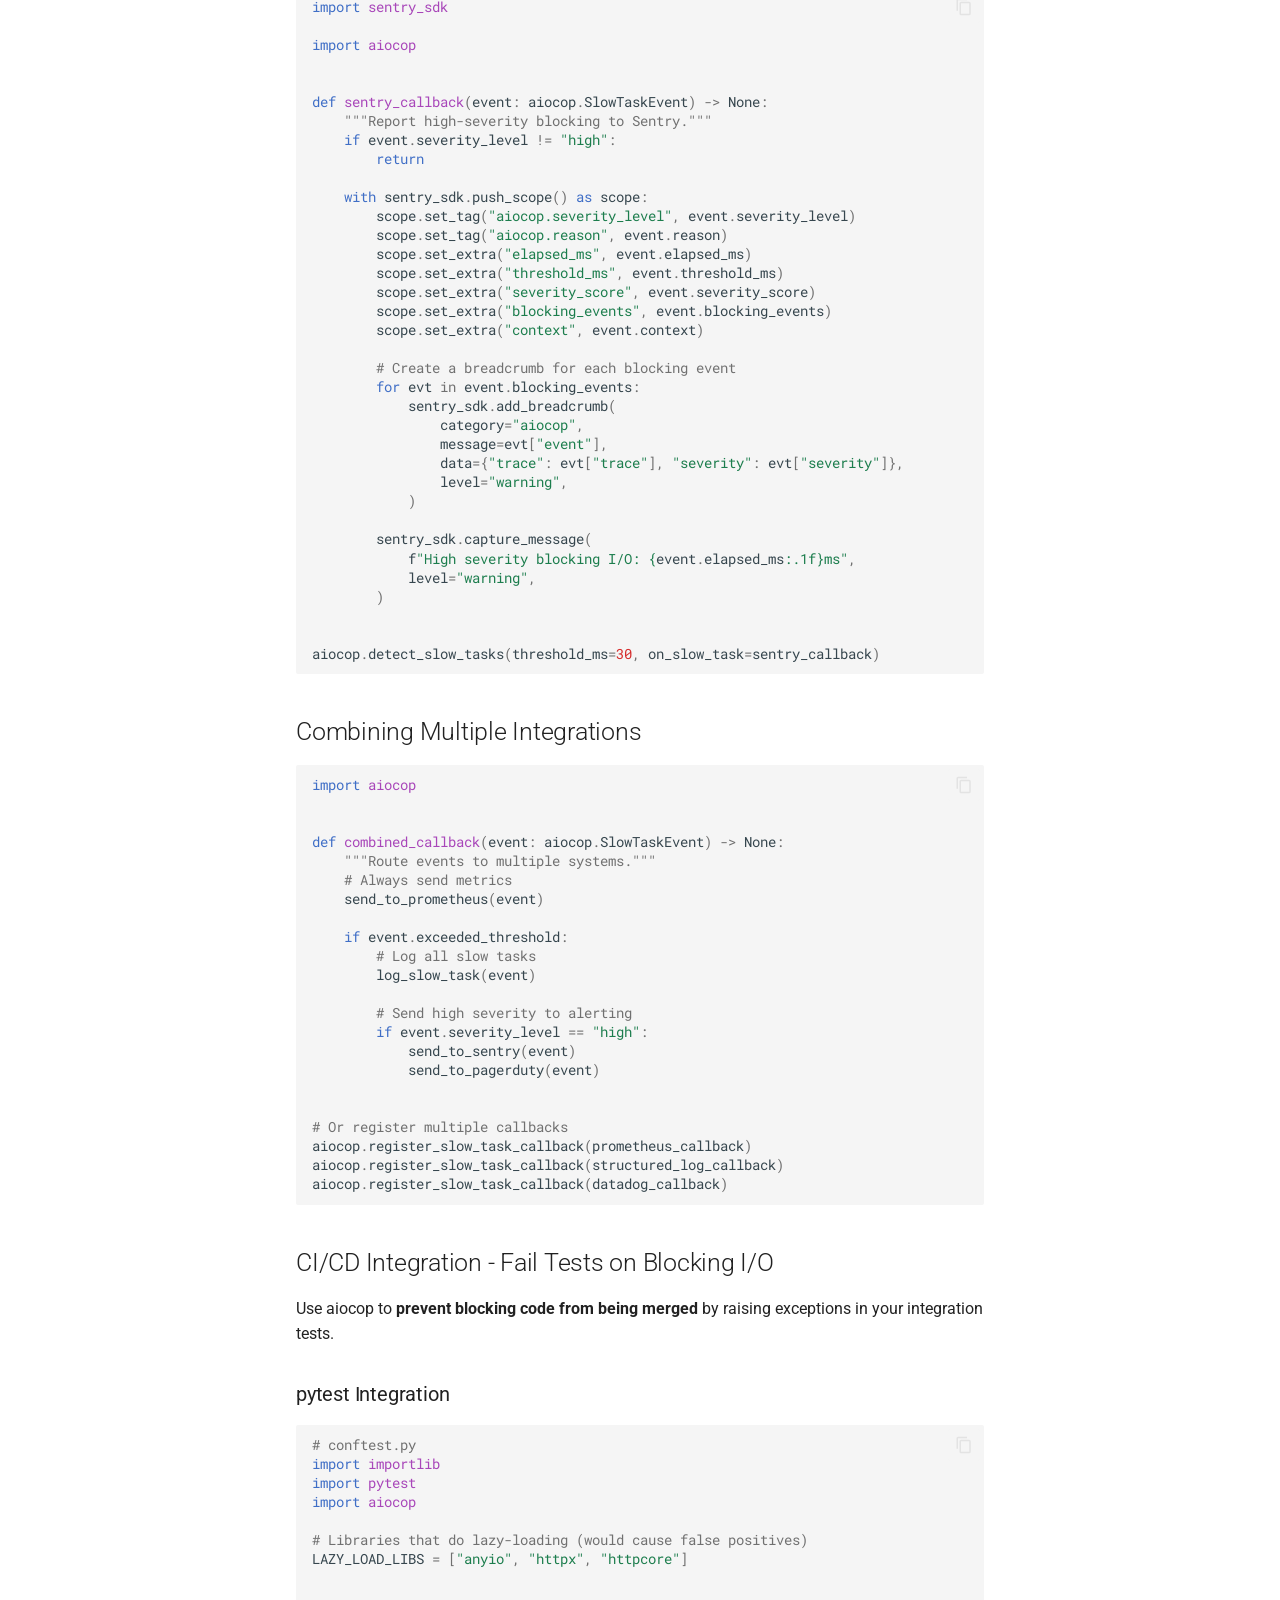
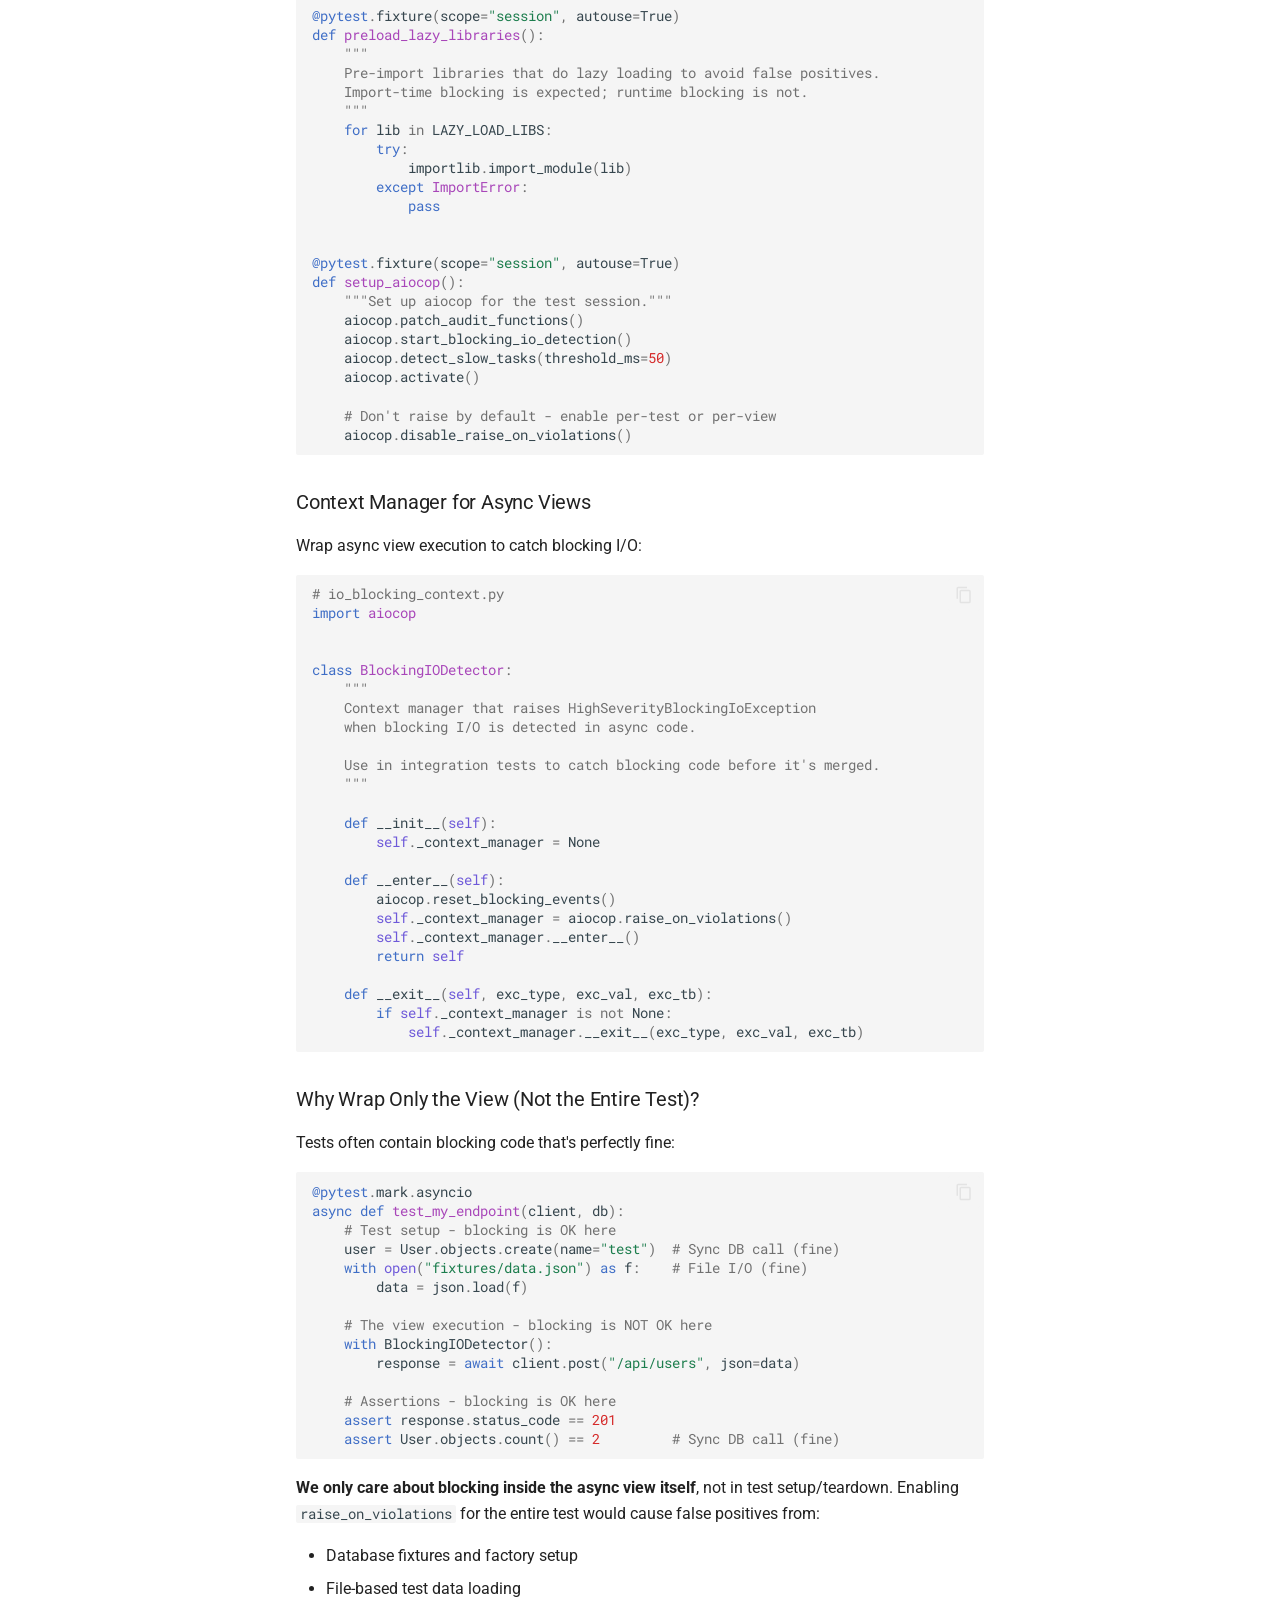
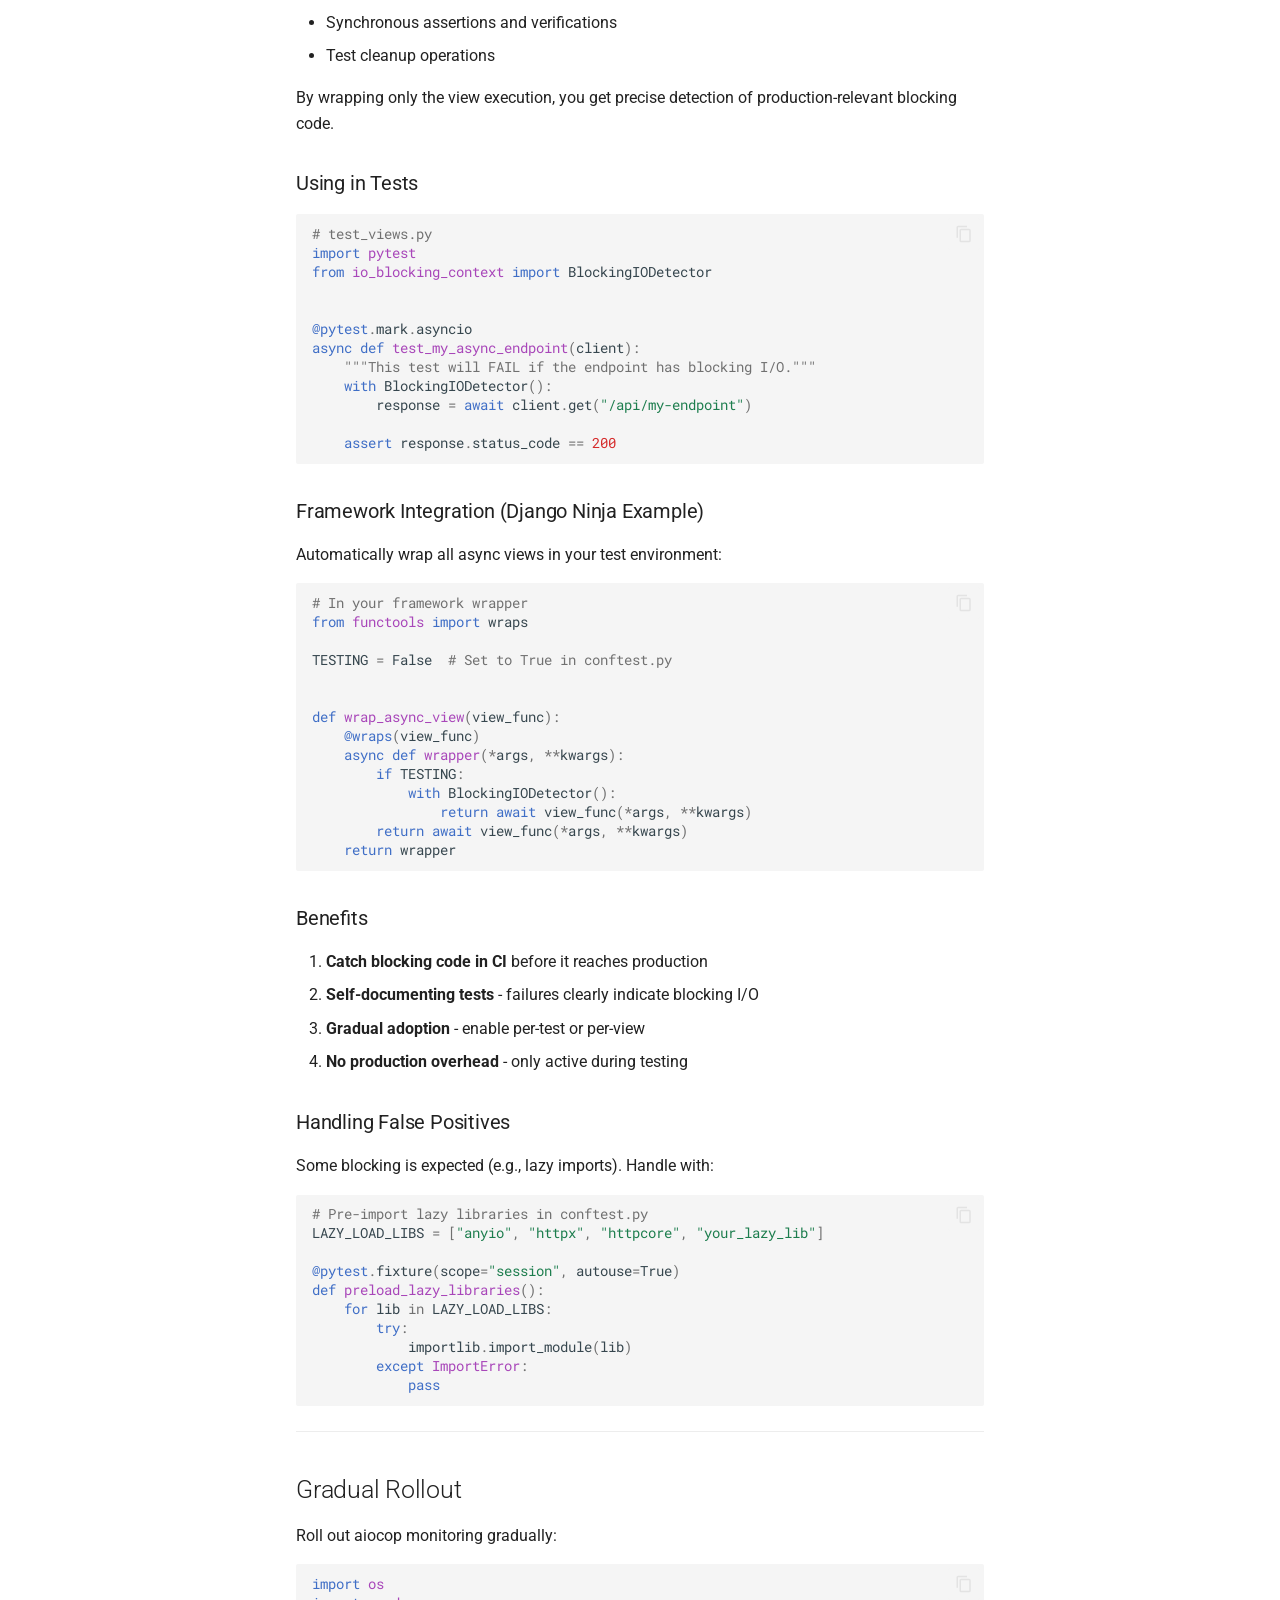
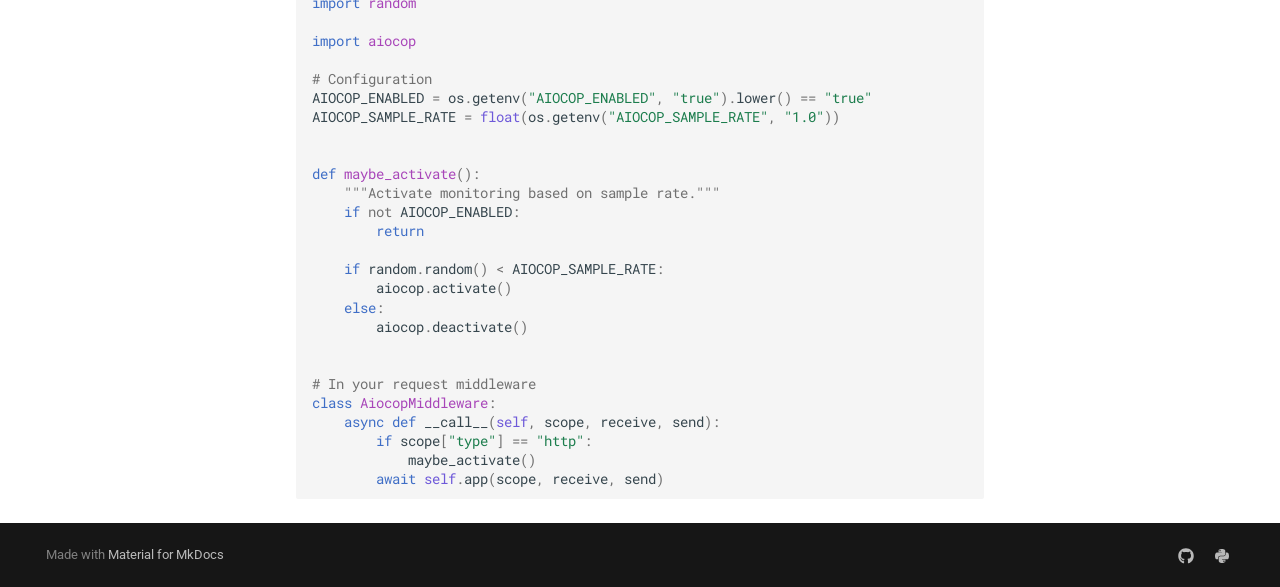
<file: integrations/index.html>
<!doctype html>
<html lang="en" class="no-js">
  <head>
    
      <meta charset="utf-8">
      <meta name="viewport" content="width=device-width,initial-scale=1">
      
        <meta name="description" content="Non-intrusive monitoring for Python asyncio. Detects, pinpoints, and logs blocking IO and CPU calls that freeze your event loop.">
      
      
        <meta name="author" content="Fever Labs, Inc.">
      
      
        <link rel="canonical" href="https://feverup.github.io/aiocop/integrations/">
      
      
        <link rel="prev" href="../api/">
      
      
        <link rel="next" href="../benchmarks/">
      
      
        
      
      
      <link rel="icon" href="../images/aiocop_logo.png">
      <meta name="generator" content="mkdocs-1.6.1, mkdocs-material-9.7.7">
    
    
      
        <title>Integrations - aiocop</title>
      
    
    
      <link rel="stylesheet" href="../assets/stylesheets/main.ec1eaa64.min.css">
      
        
        <link rel="stylesheet" href="../assets/stylesheets/palette.ab4e12ef.min.css">
      
      


    
    
      
    
    
      
        
        
        <link rel="preconnect" href="https://fonts.gstatic.com" crossorigin>
        <link rel="stylesheet" href="https://fonts.googleapis.com/css?family=Roboto:300,300i,400,400i,700,700i%7CRoboto+Mono:400,400i,700,700i&display=fallback">
        <style>:root{--md-text-font:"Roboto";--md-code-font:"Roboto Mono"}</style>
      
    
    
      <link rel="stylesheet" href="../stylesheets/extra.css">
    
    <script>__md_scope=new URL("..",location),__md_hash=e=>[...e].reduce(((e,_)=>(e<<5)-e+_.charCodeAt(0)),0),__md_get=(e,_=localStorage,t=__md_scope)=>JSON.parse(_.getItem(t.pathname+"."+e)),__md_set=(e,_,t=localStorage,a=__md_scope)=>{try{t.setItem(a.pathname+"."+e,JSON.stringify(_))}catch(e){}}</script>
    
      

    
    
  </head>
  
  
    
    
      
    
    
    
    
    <body dir="ltr" data-md-color-scheme="default" data-md-color-primary="indigo" data-md-color-accent="indigo">
  
    
    <input class="md-toggle" data-md-toggle="drawer" type="checkbox" id="__drawer" autocomplete="off">
    <input class="md-toggle" data-md-toggle="search" type="checkbox" id="__search" autocomplete="off">
    <label class="md-overlay" for="__drawer"></label>
    <div data-md-component="skip">
      
        
        <a href="#integrations" class="md-skip">
          Skip to content
        </a>
      
    </div>
    <div data-md-component="announce">
      
    </div>
    
    
      

  

<header class="md-header md-header--shadow" data-md-component="header">
  <nav class="md-header__inner md-grid" aria-label="Header">
    <a href=".." title="aiocop" class="md-header__button md-logo" aria-label="aiocop" data-md-component="logo">
      
  <img src="../images/aiocop_logo.png" alt="logo">

    </a>
    <label class="md-header__button md-icon" for="__drawer">
      
      <svg xmlns="http://www.w3.org/2000/svg" viewBox="0 0 24 24"><path d="M3 6h18v2H3zm0 5h18v2H3zm0 5h18v2H3z"/></svg>
    </label>
    <div class="md-header__title" data-md-component="header-title">
      <div class="md-header__ellipsis">
        <div class="md-header__topic">
          <span class="md-ellipsis">
            aiocop
          </span>
        </div>
        <div class="md-header__topic" data-md-component="header-topic">
          <span class="md-ellipsis">
            
              Integrations
            
          </span>
        </div>
      </div>
    </div>
    
      
        <form class="md-header__option" data-md-component="palette">
  
    
    
    
    <input class="md-option" data-md-color-media="(prefers-color-scheme: light)" data-md-color-scheme="default" data-md-color-primary="indigo" data-md-color-accent="indigo"  aria-label="Switch to dark mode"  type="radio" name="__palette" id="__palette_0">
    
      <label class="md-header__button md-icon" title="Switch to dark mode" for="__palette_1" hidden>
        <svg xmlns="http://www.w3.org/2000/svg" viewBox="0 0 24 24"><path d="M12 8a4 4 0 0 0-4 4 4 4 0 0 0 4 4 4 4 0 0 0 4-4 4 4 0 0 0-4-4m0 10a6 6 0 0 1-6-6 6 6 0 0 1 6-6 6 6 0 0 1 6 6 6 6 0 0 1-6 6m8-9.31V4h-4.69L12 .69 8.69 4H4v4.69L.69 12 4 15.31V20h4.69L12 23.31 15.31 20H20v-4.69L23.31 12z"/></svg>
      </label>
    
  
    
    
    
    <input class="md-option" data-md-color-media="(prefers-color-scheme: dark)" data-md-color-scheme="slate" data-md-color-primary="indigo" data-md-color-accent="indigo"  aria-label="Switch to light mode"  type="radio" name="__palette" id="__palette_1">
    
      <label class="md-header__button md-icon" title="Switch to light mode" for="__palette_0" hidden>
        <svg xmlns="http://www.w3.org/2000/svg" viewBox="0 0 24 24"><path d="M12 18c-.89 0-1.74-.2-2.5-.55C11.56 16.5 13 14.42 13 12s-1.44-4.5-3.5-5.45C10.26 6.2 11.11 6 12 6a6 6 0 0 1 6 6 6 6 0 0 1-6 6m8-9.31V4h-4.69L12 .69 8.69 4H4v4.69L.69 12 4 15.31V20h4.69L12 23.31 15.31 20H20v-4.69L23.31 12z"/></svg>
      </label>
    
  
</form>
      
    
    
      <script>var palette=__md_get("__palette");if(palette&&palette.color){if("(prefers-color-scheme)"===palette.color.media){var media=matchMedia("(prefers-color-scheme: light)"),input=document.querySelector(media.matches?"[data-md-color-media='(prefers-color-scheme: light)']":"[data-md-color-media='(prefers-color-scheme: dark)']");palette.color.media=input.getAttribute("data-md-color-media"),palette.color.scheme=input.getAttribute("data-md-color-scheme"),palette.color.primary=input.getAttribute("data-md-color-primary"),palette.color.accent=input.getAttribute("data-md-color-accent")}for(var[key,value]of Object.entries(palette.color))document.body.setAttribute("data-md-color-"+key,value)}</script>
    
    
    
      
      
        <label class="md-header__button md-icon" for="__search">
          
          <svg xmlns="http://www.w3.org/2000/svg" viewBox="0 0 24 24"><path d="M9.5 3A6.5 6.5 0 0 1 16 9.5c0 1.61-.59 3.09-1.56 4.23l.27.27h.79l5 5-1.5 1.5-5-5v-.79l-.27-.27A6.52 6.52 0 0 1 9.5 16 6.5 6.5 0 0 1 3 9.5 6.5 6.5 0 0 1 9.5 3m0 2C7 5 5 7 5 9.5S7 14 9.5 14 14 12 14 9.5 12 5 9.5 5"/></svg>
        </label>
        <div class="md-search" data-md-component="search" role="dialog">
  <label class="md-search__overlay" for="__search"></label>
  <div class="md-search__inner" role="search">
    <form class="md-search__form" name="search">
      <input type="text" class="md-search__input" name="query" aria-label="Search" placeholder="Search" autocapitalize="off" autocorrect="off" autocomplete="off" spellcheck="false" data-md-component="search-query" required>
      <label class="md-search__icon md-icon" for="__search">
        
        <svg xmlns="http://www.w3.org/2000/svg" viewBox="0 0 24 24"><path d="M9.5 3A6.5 6.5 0 0 1 16 9.5c0 1.61-.59 3.09-1.56 4.23l.27.27h.79l5 5-1.5 1.5-5-5v-.79l-.27-.27A6.52 6.52 0 0 1 9.5 16 6.5 6.5 0 0 1 3 9.5 6.5 6.5 0 0 1 9.5 3m0 2C7 5 5 7 5 9.5S7 14 9.5 14 14 12 14 9.5 12 5 9.5 5"/></svg>
        
        <svg xmlns="http://www.w3.org/2000/svg" viewBox="0 0 24 24"><path d="M20 11v2H8l5.5 5.5-1.42 1.42L4.16 12l7.92-7.92L13.5 5.5 8 11z"/></svg>
      </label>
      <nav class="md-search__options" aria-label="Search">
        
        <button type="reset" class="md-search__icon md-icon" title="Clear" aria-label="Clear" tabindex="-1">
          
          <svg xmlns="http://www.w3.org/2000/svg" viewBox="0 0 24 24"><path d="M19 6.41 17.59 5 12 10.59 6.41 5 5 6.41 10.59 12 5 17.59 6.41 19 12 13.41 17.59 19 19 17.59 13.41 12z"/></svg>
        </button>
      </nav>
      
    </form>
    <div class="md-search__output">
      <div class="md-search__scrollwrap" tabindex="0" data-md-scrollfix>
        <div class="md-search-result" data-md-component="search-result">
          <div class="md-search-result__meta">
            Initializing search
          </div>
          <ol class="md-search-result__list" role="presentation"></ol>
        </div>
      </div>
    </div>
  </div>
</div>
      
    
    
      <div class="md-header__source">
        <a href="https://github.com/feverup/aiocop" title="Go to repository" class="md-source" data-md-component="source">
  <div class="md-source__icon md-icon">
    
    <svg xmlns="http://www.w3.org/2000/svg" viewBox="0 0 512 512"><!--! Font Awesome Free 7.1.0 by @fontawesome - https://fontawesome.com License - https://fontawesome.com/license/free (Icons: CC BY 4.0, Fonts: SIL OFL 1.1, Code: MIT License) Copyright 2025 Fonticons, Inc.--><path d="M173.9 397.4c0 2-2.3 3.6-5.2 3.6-3.3.3-5.6-1.3-5.6-3.6 0-2 2.3-3.6 5.2-3.6 3-.3 5.6 1.3 5.6 3.6m-31.1-4.5c-.7 2 1.3 4.3 4.3 4.9 2.6 1 5.6 0 6.2-2s-1.3-4.3-4.3-5.2c-2.6-.7-5.5.3-6.2 2.3m44.2-1.7c-2.9.7-4.9 2.6-4.6 4.9.3 2 2.9 3.3 5.9 2.6 2.9-.7 4.9-2.6 4.6-4.6-.3-1.9-3-3.2-5.9-2.9M252.8 8C114.1 8 8 113.3 8 252c0 110.9 69.8 205.8 169.5 239.2 12.8 2.3 17.3-5.6 17.3-12.1 0-6.2-.3-40.4-.3-61.4 0 0-70 15-84.7-29.8 0 0-11.4-29.1-27.8-36.6 0 0-22.9-15.7 1.6-15.4 0 0 24.9 2 38.6 25.8 21.9 38.6 58.6 27.5 72.9 20.9 2.3-16 8.8-27.1 16-33.7-55.9-6.2-112.3-14.3-112.3-110.5 0-27.5 7.6-41.3 23.6-58.9-2.6-6.5-11.1-33.3 2.6-67.9 20.9-6.5 69 27 69 27 20-5.6 41.5-8.5 62.8-8.5s42.8 2.9 62.8 8.5c0 0 48.1-33.6 69-27 13.7 34.7 5.2 61.4 2.6 67.9 16 17.7 25.8 31.5 25.8 58.9 0 96.5-58.9 104.2-114.8 110.5 9.2 7.9 17 22.9 17 46.4 0 33.7-.3 75.4-.3 83.6 0 6.5 4.6 14.4 17.3 12.1C436.2 457.8 504 362.9 504 252 504 113.3 391.5 8 252.8 8M105.2 352.9c-1.3 1-1 3.3.7 5.2 1.6 1.6 3.9 2.3 5.2 1 1.3-1 1-3.3-.7-5.2-1.6-1.6-3.9-2.3-5.2-1m-10.8-8.1c-.7 1.3.3 2.9 2.3 3.9 1.6 1 3.6.7 4.3-.7.7-1.3-.3-2.9-2.3-3.9-2-.6-3.6-.3-4.3.7m32.4 35.6c-1.6 1.3-1 4.3 1.3 6.2 2.3 2.3 5.2 2.6 6.5 1 1.3-1.3.7-4.3-1.3-6.2-2.2-2.3-5.2-2.6-6.5-1m-11.4-14.7c-1.6 1-1.6 3.6 0 5.9s4.3 3.3 5.6 2.3c1.6-1.3 1.6-3.9 0-6.2-1.4-2.3-4-3.3-5.6-2"/></svg>
  </div>
  <div class="md-source__repository">
    feverup/aiocop
  </div>
</a>
      </div>
    
  </nav>
  
</header>
    
    <div class="md-container" data-md-component="container">
      
      
        
          
        
      
      <main class="md-main" data-md-component="main">
        <div class="md-main__inner md-grid">
          
            
              
              <div class="md-sidebar md-sidebar--primary" data-md-component="sidebar" data-md-type="navigation" >
                <div class="md-sidebar__scrollwrap">
                  <div class="md-sidebar__inner">
                    



<nav class="md-nav md-nav--primary" aria-label="Navigation" data-md-level="0">
  <label class="md-nav__title" for="__drawer">
    <a href=".." title="aiocop" class="md-nav__button md-logo" aria-label="aiocop" data-md-component="logo">
      
  <img src="../images/aiocop_logo.png" alt="logo">

    </a>
    aiocop
  </label>
  
    <div class="md-nav__source">
      <a href="https://github.com/feverup/aiocop" title="Go to repository" class="md-source" data-md-component="source">
  <div class="md-source__icon md-icon">
    
    <svg xmlns="http://www.w3.org/2000/svg" viewBox="0 0 512 512"><!--! Font Awesome Free 7.1.0 by @fontawesome - https://fontawesome.com License - https://fontawesome.com/license/free (Icons: CC BY 4.0, Fonts: SIL OFL 1.1, Code: MIT License) Copyright 2025 Fonticons, Inc.--><path d="M173.9 397.4c0 2-2.3 3.6-5.2 3.6-3.3.3-5.6-1.3-5.6-3.6 0-2 2.3-3.6 5.2-3.6 3-.3 5.6 1.3 5.6 3.6m-31.1-4.5c-.7 2 1.3 4.3 4.3 4.9 2.6 1 5.6 0 6.2-2s-1.3-4.3-4.3-5.2c-2.6-.7-5.5.3-6.2 2.3m44.2-1.7c-2.9.7-4.9 2.6-4.6 4.9.3 2 2.9 3.3 5.9 2.6 2.9-.7 4.9-2.6 4.6-4.6-.3-1.9-3-3.2-5.9-2.9M252.8 8C114.1 8 8 113.3 8 252c0 110.9 69.8 205.8 169.5 239.2 12.8 2.3 17.3-5.6 17.3-12.1 0-6.2-.3-40.4-.3-61.4 0 0-70 15-84.7-29.8 0 0-11.4-29.1-27.8-36.6 0 0-22.9-15.7 1.6-15.4 0 0 24.9 2 38.6 25.8 21.9 38.6 58.6 27.5 72.9 20.9 2.3-16 8.8-27.1 16-33.7-55.9-6.2-112.3-14.3-112.3-110.5 0-27.5 7.6-41.3 23.6-58.9-2.6-6.5-11.1-33.3 2.6-67.9 20.9-6.5 69 27 69 27 20-5.6 41.5-8.5 62.8-8.5s42.8 2.9 62.8 8.5c0 0 48.1-33.6 69-27 13.7 34.7 5.2 61.4 2.6 67.9 16 17.7 25.8 31.5 25.8 58.9 0 96.5-58.9 104.2-114.8 110.5 9.2 7.9 17 22.9 17 46.4 0 33.7-.3 75.4-.3 83.6 0 6.5 4.6 14.4 17.3 12.1C436.2 457.8 504 362.9 504 252 504 113.3 391.5 8 252.8 8M105.2 352.9c-1.3 1-1 3.3.7 5.2 1.6 1.6 3.9 2.3 5.2 1 1.3-1 1-3.3-.7-5.2-1.6-1.6-3.9-2.3-5.2-1m-10.8-8.1c-.7 1.3.3 2.9 2.3 3.9 1.6 1 3.6.7 4.3-.7.7-1.3-.3-2.9-2.3-3.9-2-.6-3.6-.3-4.3.7m32.4 35.6c-1.6 1.3-1 4.3 1.3 6.2 2.3 2.3 5.2 2.6 6.5 1 1.3-1.3.7-4.3-1.3-6.2-2.2-2.3-5.2-2.6-6.5-1m-11.4-14.7c-1.6 1-1.6 3.6 0 5.9s4.3 3.3 5.6 2.3c1.6-1.3 1.6-3.9 0-6.2-1.4-2.3-4-3.3-5.6-2"/></svg>
  </div>
  <div class="md-source__repository">
    feverup/aiocop
  </div>
</a>
    </div>
  
  <ul class="md-nav__list" data-md-scrollfix>
    
      
      
  
  
  
  
    <li class="md-nav__item">
      <a href=".." class="md-nav__link">
        
  
  
  <span class="md-ellipsis">
    
  
    Home
  

    
  </span>
  
  

      </a>
    </li>
  

    
      
      
  
  
  
  
    <li class="md-nav__item">
      <a href="../installation/" class="md-nav__link">
        
  
  
  <span class="md-ellipsis">
    
  
    Installation
  

    
  </span>
  
  

      </a>
    </li>
  

    
      
      
  
  
  
  
    <li class="md-nav__item">
      <a href="../quickstart/" class="md-nav__link">
        
  
  
  <span class="md-ellipsis">
    
  
    Quick Start
  

    
  </span>
  
  

      </a>
    </li>
  

    
      
      
  
  
  
  
    <li class="md-nav__item">
      <a href="../guide/" class="md-nav__link">
        
  
  
  <span class="md-ellipsis">
    
  
    User Guide
  

    
  </span>
  
  

      </a>
    </li>
  

    
      
      
  
  
  
  
    <li class="md-nav__item">
      <a href="../api/" class="md-nav__link">
        
  
  
  <span class="md-ellipsis">
    
  
    API Reference
  

    
  </span>
  
  

      </a>
    </li>
  

    
      
      
  
  
    
  
  
  
    <li class="md-nav__item md-nav__item--active">
      
      <input class="md-nav__toggle md-toggle" type="checkbox" id="__toc">
      
      
        
      
      
        <label class="md-nav__link md-nav__link--active" for="__toc">
          
  
  
  <span class="md-ellipsis">
    
  
    Integrations
  

    
  </span>
  
  

          <span class="md-nav__icon md-icon"></span>
        </label>
      
      <a href="./" class="md-nav__link md-nav__link--active">
        
  
  
  <span class="md-ellipsis">
    
  
    Integrations
  

    
  </span>
  
  

      </a>
      
        

<nav class="md-nav md-nav--secondary" aria-label="Table of contents">
  
  
  
    
  
  
    <label class="md-nav__title" for="__toc">
      <span class="md-nav__icon md-icon"></span>
      Table of contents
    </label>
    <ul class="md-nav__list" data-md-component="toc" data-md-scrollfix>
      
        <li class="md-nav__item">
  <a href="#table-of-contents" class="md-nav__link">
    <span class="md-ellipsis">
      
        Table of Contents
      
    </span>
  </a>
  
</li>
      
        <li class="md-nav__item">
  <a href="#standalone-no-framework" class="md-nav__link">
    <span class="md-ellipsis">
      
        Standalone (No Framework)
      
    </span>
  </a>
  
</li>
      
        <li class="md-nav__item">
  <a href="#fastapi" class="md-nav__link">
    <span class="md-ellipsis">
      
        FastAPI
      
    </span>
  </a>
  
    <nav class="md-nav" aria-label="FastAPI">
      <ul class="md-nav__list">
        
          <li class="md-nav__item">
  <a href="#basic-integration" class="md-nav__link">
    <span class="md-ellipsis">
      
        Basic Integration
      
    </span>
  </a>
  
</li>
        
          <li class="md-nav__item">
  <a href="#with-request-context" class="md-nav__link">
    <span class="md-ellipsis">
      
        With Request Context
      
    </span>
  </a>
  
</li>
        
      </ul>
    </nav>
  
</li>
      
        <li class="md-nav__item">
  <a href="#starlette" class="md-nav__link">
    <span class="md-ellipsis">
      
        Starlette
      
    </span>
  </a>
  
</li>
      
        <li class="md-nav__item">
  <a href="#aiohttp" class="md-nav__link">
    <span class="md-ellipsis">
      
        aiohttp
      
    </span>
  </a>
  
</li>
      
        <li class="md-nav__item">
  <a href="#datadog" class="md-nav__link">
    <span class="md-ellipsis">
      
        Datadog
      
    </span>
  </a>
  
    <nav class="md-nav" aria-label="Datadog">
      <ul class="md-nav__list">
        
          <li class="md-nav__item">
  <a href="#apm-integration" class="md-nav__link">
    <span class="md-ellipsis">
      
        APM Integration
      
    </span>
  </a>
  
</li>
        
          <li class="md-nav__item">
  <a href="#statsd-metrics" class="md-nav__link">
    <span class="md-ellipsis">
      
        StatsD Metrics
      
    </span>
  </a>
  
</li>
        
      </ul>
    </nav>
  
</li>
      
        <li class="md-nav__item">
  <a href="#prometheus" class="md-nav__link">
    <span class="md-ellipsis">
      
        Prometheus
      
    </span>
  </a>
  
</li>
      
        <li class="md-nav__item">
  <a href="#structured-logging" class="md-nav__link">
    <span class="md-ellipsis">
      
        Structured Logging
      
    </span>
  </a>
  
    <nav class="md-nav" aria-label="Structured Logging">
      <ul class="md-nav__list">
        
          <li class="md-nav__item">
  <a href="#with-structlog" class="md-nav__link">
    <span class="md-ellipsis">
      
        With structlog
      
    </span>
  </a>
  
</li>
        
          <li class="md-nav__item">
  <a href="#with-python-logging-json" class="md-nav__link">
    <span class="md-ellipsis">
      
        With Python logging (JSON)
      
    </span>
  </a>
  
</li>
        
      </ul>
    </nav>
  
</li>
      
        <li class="md-nav__item">
  <a href="#sentry" class="md-nav__link">
    <span class="md-ellipsis">
      
        Sentry
      
    </span>
  </a>
  
</li>
      
        <li class="md-nav__item">
  <a href="#combining-multiple-integrations" class="md-nav__link">
    <span class="md-ellipsis">
      
        Combining Multiple Integrations
      
    </span>
  </a>
  
</li>
      
        <li class="md-nav__item">
  <a href="#cicd-integration-fail-tests-on-blocking-io" class="md-nav__link">
    <span class="md-ellipsis">
      
        CI/CD Integration - Fail Tests on Blocking I/O
      
    </span>
  </a>
  
    <nav class="md-nav" aria-label="CI/CD Integration - Fail Tests on Blocking I/O">
      <ul class="md-nav__list">
        
          <li class="md-nav__item">
  <a href="#pytest-integration" class="md-nav__link">
    <span class="md-ellipsis">
      
        pytest Integration
      
    </span>
  </a>
  
</li>
        
          <li class="md-nav__item">
  <a href="#context-manager-for-async-views" class="md-nav__link">
    <span class="md-ellipsis">
      
        Context Manager for Async Views
      
    </span>
  </a>
  
</li>
        
          <li class="md-nav__item">
  <a href="#why-wrap-only-the-view-not-the-entire-test" class="md-nav__link">
    <span class="md-ellipsis">
      
        Why Wrap Only the View (Not the Entire Test)?
      
    </span>
  </a>
  
</li>
        
          <li class="md-nav__item">
  <a href="#using-in-tests" class="md-nav__link">
    <span class="md-ellipsis">
      
        Using in Tests
      
    </span>
  </a>
  
</li>
        
          <li class="md-nav__item">
  <a href="#framework-integration-django-ninja-example" class="md-nav__link">
    <span class="md-ellipsis">
      
        Framework Integration (Django Ninja Example)
      
    </span>
  </a>
  
</li>
        
          <li class="md-nav__item">
  <a href="#benefits" class="md-nav__link">
    <span class="md-ellipsis">
      
        Benefits
      
    </span>
  </a>
  
</li>
        
          <li class="md-nav__item">
  <a href="#handling-false-positives" class="md-nav__link">
    <span class="md-ellipsis">
      
        Handling False Positives
      
    </span>
  </a>
  
</li>
        
      </ul>
    </nav>
  
</li>
      
        <li class="md-nav__item">
  <a href="#gradual-rollout" class="md-nav__link">
    <span class="md-ellipsis">
      
        Gradual Rollout
      
    </span>
  </a>
  
</li>
      
    </ul>
  
</nav>
      
    </li>
  

    
      
      
  
  
  
  
    <li class="md-nav__item">
      <a href="../benchmarks/" class="md-nav__link">
        
  
  
  <span class="md-ellipsis">
    
  
    Benchmarks
  

    
  </span>
  
  

      </a>
    </li>
  

    
  </ul>
</nav>
                  </div>
                </div>
              </div>
            
            
              
              <div class="md-sidebar md-sidebar--secondary" data-md-component="sidebar" data-md-type="toc" >
                <div class="md-sidebar__scrollwrap">
                  <div class="md-sidebar__inner">
                    

<nav class="md-nav md-nav--secondary" aria-label="Table of contents">
  
  
  
    
  
  
    <label class="md-nav__title" for="__toc">
      <span class="md-nav__icon md-icon"></span>
      Table of contents
    </label>
    <ul class="md-nav__list" data-md-component="toc" data-md-scrollfix>
      
        <li class="md-nav__item">
  <a href="#table-of-contents" class="md-nav__link">
    <span class="md-ellipsis">
      
        Table of Contents
      
    </span>
  </a>
  
</li>
      
        <li class="md-nav__item">
  <a href="#standalone-no-framework" class="md-nav__link">
    <span class="md-ellipsis">
      
        Standalone (No Framework)
      
    </span>
  </a>
  
</li>
      
        <li class="md-nav__item">
  <a href="#fastapi" class="md-nav__link">
    <span class="md-ellipsis">
      
        FastAPI
      
    </span>
  </a>
  
    <nav class="md-nav" aria-label="FastAPI">
      <ul class="md-nav__list">
        
          <li class="md-nav__item">
  <a href="#basic-integration" class="md-nav__link">
    <span class="md-ellipsis">
      
        Basic Integration
      
    </span>
  </a>
  
</li>
        
          <li class="md-nav__item">
  <a href="#with-request-context" class="md-nav__link">
    <span class="md-ellipsis">
      
        With Request Context
      
    </span>
  </a>
  
</li>
        
      </ul>
    </nav>
  
</li>
      
        <li class="md-nav__item">
  <a href="#starlette" class="md-nav__link">
    <span class="md-ellipsis">
      
        Starlette
      
    </span>
  </a>
  
</li>
      
        <li class="md-nav__item">
  <a href="#aiohttp" class="md-nav__link">
    <span class="md-ellipsis">
      
        aiohttp
      
    </span>
  </a>
  
</li>
      
        <li class="md-nav__item">
  <a href="#datadog" class="md-nav__link">
    <span class="md-ellipsis">
      
        Datadog
      
    </span>
  </a>
  
    <nav class="md-nav" aria-label="Datadog">
      <ul class="md-nav__list">
        
          <li class="md-nav__item">
  <a href="#apm-integration" class="md-nav__link">
    <span class="md-ellipsis">
      
        APM Integration
      
    </span>
  </a>
  
</li>
        
          <li class="md-nav__item">
  <a href="#statsd-metrics" class="md-nav__link">
    <span class="md-ellipsis">
      
        StatsD Metrics
      
    </span>
  </a>
  
</li>
        
      </ul>
    </nav>
  
</li>
      
        <li class="md-nav__item">
  <a href="#prometheus" class="md-nav__link">
    <span class="md-ellipsis">
      
        Prometheus
      
    </span>
  </a>
  
</li>
      
        <li class="md-nav__item">
  <a href="#structured-logging" class="md-nav__link">
    <span class="md-ellipsis">
      
        Structured Logging
      
    </span>
  </a>
  
    <nav class="md-nav" aria-label="Structured Logging">
      <ul class="md-nav__list">
        
          <li class="md-nav__item">
  <a href="#with-structlog" class="md-nav__link">
    <span class="md-ellipsis">
      
        With structlog
      
    </span>
  </a>
  
</li>
        
          <li class="md-nav__item">
  <a href="#with-python-logging-json" class="md-nav__link">
    <span class="md-ellipsis">
      
        With Python logging (JSON)
      
    </span>
  </a>
  
</li>
        
      </ul>
    </nav>
  
</li>
      
        <li class="md-nav__item">
  <a href="#sentry" class="md-nav__link">
    <span class="md-ellipsis">
      
        Sentry
      
    </span>
  </a>
  
</li>
      
        <li class="md-nav__item">
  <a href="#combining-multiple-integrations" class="md-nav__link">
    <span class="md-ellipsis">
      
        Combining Multiple Integrations
      
    </span>
  </a>
  
</li>
      
        <li class="md-nav__item">
  <a href="#cicd-integration-fail-tests-on-blocking-io" class="md-nav__link">
    <span class="md-ellipsis">
      
        CI/CD Integration - Fail Tests on Blocking I/O
      
    </span>
  </a>
  
    <nav class="md-nav" aria-label="CI/CD Integration - Fail Tests on Blocking I/O">
      <ul class="md-nav__list">
        
          <li class="md-nav__item">
  <a href="#pytest-integration" class="md-nav__link">
    <span class="md-ellipsis">
      
        pytest Integration
      
    </span>
  </a>
  
</li>
        
          <li class="md-nav__item">
  <a href="#context-manager-for-async-views" class="md-nav__link">
    <span class="md-ellipsis">
      
        Context Manager for Async Views
      
    </span>
  </a>
  
</li>
        
          <li class="md-nav__item">
  <a href="#why-wrap-only-the-view-not-the-entire-test" class="md-nav__link">
    <span class="md-ellipsis">
      
        Why Wrap Only the View (Not the Entire Test)?
      
    </span>
  </a>
  
</li>
        
          <li class="md-nav__item">
  <a href="#using-in-tests" class="md-nav__link">
    <span class="md-ellipsis">
      
        Using in Tests
      
    </span>
  </a>
  
</li>
        
          <li class="md-nav__item">
  <a href="#framework-integration-django-ninja-example" class="md-nav__link">
    <span class="md-ellipsis">
      
        Framework Integration (Django Ninja Example)
      
    </span>
  </a>
  
</li>
        
          <li class="md-nav__item">
  <a href="#benefits" class="md-nav__link">
    <span class="md-ellipsis">
      
        Benefits
      
    </span>
  </a>
  
</li>
        
          <li class="md-nav__item">
  <a href="#handling-false-positives" class="md-nav__link">
    <span class="md-ellipsis">
      
        Handling False Positives
      
    </span>
  </a>
  
</li>
        
      </ul>
    </nav>
  
</li>
      
        <li class="md-nav__item">
  <a href="#gradual-rollout" class="md-nav__link">
    <span class="md-ellipsis">
      
        Gradual Rollout
      
    </span>
  </a>
  
</li>
      
    </ul>
  
</nav>
                  </div>
                </div>
              </div>
            
          
          
            <div class="md-content" data-md-component="content">
              
              <article class="md-content__inner md-typeset">
                
                  


  
    <a href="https://github.com/feverup/aiocop/edit/master/docs/integrations.md" title="Edit this page" class="md-content__button md-icon" rel="edit">
      
      <svg xmlns="http://www.w3.org/2000/svg" viewBox="0 0 24 24"><path d="M10 20H6V4h7v5h5v3.1l2-2V8l-6-6H6c-1.1 0-2 .9-2 2v16c0 1.1.9 2 2 2h4zm10.2-7c.1 0 .3.1.4.2l1.3 1.3c.2.2.2.6 0 .8l-1 1-2.1-2.1 1-1c.1-.1.2-.2.4-.2m0 3.9L14.1 23H12v-2.1l6.1-6.1z"/></svg>
    </a>
  
  


<h1 id="integrations">Integrations<a class="headerlink" href="#integrations" title="Permanent link">&para;</a></h1>
<p>Real-world examples of integrating aiocop with popular frameworks and tools.</p>
<h2 id="table-of-contents">Table of Contents<a class="headerlink" href="#table-of-contents" title="Permanent link">&para;</a></h2>
<ul>
<li><a href="#standalone-no-framework">Standalone (No Framework)</a></li>
<li><a href="#fastapi">FastAPI</a></li>
<li><a href="#starlette">Starlette</a></li>
<li><a href="#aiohttp">aiohttp</a></li>
<li><a href="#datadog">Datadog</a></li>
<li><a href="#prometheus">Prometheus</a></li>
<li><a href="#structured-logging">Structured Logging</a></li>
<li><a href="#sentry">Sentry</a></li>
</ul>
<h2 id="standalone-no-framework">Standalone (No Framework)<a class="headerlink" href="#standalone-no-framework" title="Permanent link">&para;</a></h2>
<p>A minimal example with no dependencies - just Python and aiocop:</p>
<div class="highlight"><pre><span></span><code><a id="__codelineno-0-1" name="__codelineno-0-1" href="#__codelineno-0-1"></a><span class="c1"># test_aiocop.py</span>
<a id="__codelineno-0-2" name="__codelineno-0-2" href="#__codelineno-0-2"></a><span class="kn">import</span><span class="w"> </span><span class="nn">asyncio</span>
<a id="__codelineno-0-3" name="__codelineno-0-3" href="#__codelineno-0-3"></a><span class="kn">import</span><span class="w"> </span><span class="nn">aiocop</span>
<a id="__codelineno-0-4" name="__codelineno-0-4" href="#__codelineno-0-4"></a>
<a id="__codelineno-0-5" name="__codelineno-0-5" href="#__codelineno-0-5"></a>
<a id="__codelineno-0-6" name="__codelineno-0-6" href="#__codelineno-0-6"></a><span class="k">def</span><span class="w"> </span><span class="nf">on_slow_task</span><span class="p">(</span><span class="n">event</span><span class="p">):</span>
<a id="__codelineno-0-7" name="__codelineno-0-7" href="#__codelineno-0-7"></a>    <span class="nb">print</span><span class="p">(</span><span class="sa">f</span><span class="s2">"SLOW TASK DETECTED: </span><span class="si">{</span><span class="n">event</span><span class="o">.</span><span class="n">elapsed_ms</span><span class="si">:</span><span class="s2">.1f</span><span class="si">}</span><span class="s2">ms"</span><span class="p">)</span>
<a id="__codelineno-0-8" name="__codelineno-0-8" href="#__codelineno-0-8"></a>    <span class="nb">print</span><span class="p">(</span><span class="sa">f</span><span class="s2">"  Severity: </span><span class="si">{</span><span class="n">event</span><span class="o">.</span><span class="n">severity_level</span><span class="si">}</span><span class="s2">"</span><span class="p">)</span>
<a id="__codelineno-0-9" name="__codelineno-0-9" href="#__codelineno-0-9"></a>    <span class="nb">print</span><span class="p">(</span><span class="sa">f</span><span class="s2">"  Blocking events: </span><span class="si">{</span><span class="nb">len</span><span class="p">(</span><span class="n">event</span><span class="o">.</span><span class="n">blocking_events</span><span class="p">)</span><span class="si">}</span><span class="s2">"</span><span class="p">)</span>
<a id="__codelineno-0-10" name="__codelineno-0-10" href="#__codelineno-0-10"></a>    <span class="k">for</span> <span class="n">evt</span> <span class="ow">in</span> <span class="n">event</span><span class="o">.</span><span class="n">blocking_events</span><span class="p">:</span>
<a id="__codelineno-0-11" name="__codelineno-0-11" href="#__codelineno-0-11"></a>        <span class="nb">print</span><span class="p">(</span><span class="sa">f</span><span class="s2">"  - </span><span class="si">{</span><span class="n">evt</span><span class="p">[</span><span class="s1">'event'</span><span class="p">]</span><span class="si">}</span><span class="s2"> at </span><span class="si">{</span><span class="n">evt</span><span class="p">[</span><span class="s1">'entry_point'</span><span class="p">]</span><span class="si">}</span><span class="s2">"</span><span class="p">)</span>
<a id="__codelineno-0-12" name="__codelineno-0-12" href="#__codelineno-0-12"></a>
<a id="__codelineno-0-13" name="__codelineno-0-13" href="#__codelineno-0-13"></a>
<a id="__codelineno-0-14" name="__codelineno-0-14" href="#__codelineno-0-14"></a><span class="k">async</span> <span class="k">def</span><span class="w"> </span><span class="nf">blocking_task</span><span class="p">():</span>
<a id="__codelineno-0-15" name="__codelineno-0-15" href="#__codelineno-0-15"></a>    <span class="nb">print</span><span class="p">(</span><span class="s2">"Executing task..."</span><span class="p">)</span>
<a id="__codelineno-0-16" name="__codelineno-0-16" href="#__codelineno-0-16"></a>    <span class="c1"># This synchronous open() will block the loop!</span>
<a id="__codelineno-0-17" name="__codelineno-0-17" href="#__codelineno-0-17"></a>    <span class="k">with</span> <span class="nb">open</span><span class="p">(</span><span class="s2">"/dev/null"</span><span class="p">,</span> <span class="s2">"w"</span><span class="p">)</span> <span class="k">as</span> <span class="n">f</span><span class="p">:</span>
<a id="__codelineno-0-18" name="__codelineno-0-18" href="#__codelineno-0-18"></a>        <span class="n">f</span><span class="o">.</span><span class="n">write</span><span class="p">(</span><span class="s2">"data"</span><span class="p">)</span>
<a id="__codelineno-0-19" name="__codelineno-0-19" href="#__codelineno-0-19"></a>    <span class="k">await</span> <span class="n">asyncio</span><span class="o">.</span><span class="n">sleep</span><span class="p">(</span><span class="mf">0.1</span><span class="p">)</span>
<a id="__codelineno-0-20" name="__codelineno-0-20" href="#__codelineno-0-20"></a>
<a id="__codelineno-0-21" name="__codelineno-0-21" href="#__codelineno-0-21"></a>
<a id="__codelineno-0-22" name="__codelineno-0-22" href="#__codelineno-0-22"></a><span class="k">async</span> <span class="k">def</span><span class="w"> </span><span class="nf">main</span><span class="p">():</span>
<a id="__codelineno-0-23" name="__codelineno-0-23" href="#__codelineno-0-23"></a>    <span class="c1"># Setup aiocop</span>
<a id="__codelineno-0-24" name="__codelineno-0-24" href="#__codelineno-0-24"></a>    <span class="n">aiocop</span><span class="o">.</span><span class="n">patch_audit_functions</span><span class="p">()</span>
<a id="__codelineno-0-25" name="__codelineno-0-25" href="#__codelineno-0-25"></a>    <span class="n">aiocop</span><span class="o">.</span><span class="n">start_blocking_io_detection</span><span class="p">(</span><span class="n">trace_depth</span><span class="o">=</span><span class="mi">5</span><span class="p">)</span>
<a id="__codelineno-0-26" name="__codelineno-0-26" href="#__codelineno-0-26"></a>    <span class="n">aiocop</span><span class="o">.</span><span class="n">detect_slow_tasks</span><span class="p">(</span><span class="n">threshold_ms</span><span class="o">=</span><span class="mi">10</span><span class="p">,</span> <span class="n">on_slow_task</span><span class="o">=</span><span class="n">on_slow_task</span><span class="p">)</span>
<a id="__codelineno-0-27" name="__codelineno-0-27" href="#__codelineno-0-27"></a>    <span class="n">aiocop</span><span class="o">.</span><span class="n">activate</span><span class="p">()</span>
<a id="__codelineno-0-28" name="__codelineno-0-28" href="#__codelineno-0-28"></a>
<a id="__codelineno-0-29" name="__codelineno-0-29" href="#__codelineno-0-29"></a>    <span class="c1"># Run your code as normal</span>
<a id="__codelineno-0-30" name="__codelineno-0-30" href="#__codelineno-0-30"></a>    <span class="k">await</span> <span class="n">asyncio</span><span class="o">.</span><span class="n">gather</span><span class="p">(</span><span class="n">blocking_task</span><span class="p">(),</span> <span class="n">blocking_task</span><span class="p">())</span>
<a id="__codelineno-0-31" name="__codelineno-0-31" href="#__codelineno-0-31"></a>
<a id="__codelineno-0-32" name="__codelineno-0-32" href="#__codelineno-0-32"></a>    <span class="n">aiocop</span><span class="o">.</span><span class="n">deactivate</span><span class="p">()</span>
<a id="__codelineno-0-33" name="__codelineno-0-33" href="#__codelineno-0-33"></a>
<a id="__codelineno-0-34" name="__codelineno-0-34" href="#__codelineno-0-34"></a>
<a id="__codelineno-0-35" name="__codelineno-0-35" href="#__codelineno-0-35"></a><span class="k">if</span> <span class="vm">__name__</span> <span class="o">==</span> <span class="s2">"__main__"</span><span class="p">:</span>
<a id="__codelineno-0-36" name="__codelineno-0-36" href="#__codelineno-0-36"></a>    <span class="n">asyncio</span><span class="o">.</span><span class="n">run</span><span class="p">(</span><span class="n">main</span><span class="p">())</span>
</code></pre></div>
<p>Run it:</p>
<div class="highlight"><pre><span></span><code><a id="__codelineno-1-1" name="__codelineno-1-1" href="#__codelineno-1-1"></a>pip<span class="w"> </span>install<span class="w"> </span>aiocop
<a id="__codelineno-1-2" name="__codelineno-1-2" href="#__codelineno-1-2"></a>python<span class="w"> </span>test_aiocop.py
</code></pre></div>
<p>Output:</p>
<div class="highlight"><pre><span></span><code><a id="__codelineno-2-1" name="__codelineno-2-1" href="#__codelineno-2-1"></a>Executing task...
<a id="__codelineno-2-2" name="__codelineno-2-2" href="#__codelineno-2-2"></a>Executing task...
<a id="__codelineno-2-3" name="__codelineno-2-3" href="#__codelineno-2-3"></a>SLOW TASK DETECTED: 102.3ms
<a id="__codelineno-2-4" name="__codelineno-2-4" href="#__codelineno-2-4"></a>  Severity: medium
<a id="__codelineno-2-5" name="__codelineno-2-5" href="#__codelineno-2-5"></a>  Blocking events: 1
<a id="__codelineno-2-6" name="__codelineno-2-6" href="#__codelineno-2-6"></a>  - open(/dev/null, w) at test_aiocop.py:15:blocking_task
<a id="__codelineno-2-7" name="__codelineno-2-7" href="#__codelineno-2-7"></a>SLOW TASK DETECTED: 103.1ms
<a id="__codelineno-2-8" name="__codelineno-2-8" href="#__codelineno-2-8"></a>  Severity: medium
<a id="__codelineno-2-9" name="__codelineno-2-9" href="#__codelineno-2-9"></a>  Blocking events: 1
<a id="__codelineno-2-10" name="__codelineno-2-10" href="#__codelineno-2-10"></a>  - open(/dev/null, w) at test_aiocop.py:15:blocking_task
</code></pre></div>
<h2 id="fastapi">FastAPI<a class="headerlink" href="#fastapi" title="Permanent link">&para;</a></h2>
<h3 id="basic-integration">Basic Integration<a class="headerlink" href="#basic-integration" title="Permanent link">&para;</a></h3>
<div class="highlight"><pre><span></span><code><a id="__codelineno-3-1" name="__codelineno-3-1" href="#__codelineno-3-1"></a><span class="kn">from</span><span class="w"> </span><span class="nn">contextlib</span><span class="w"> </span><span class="kn">import</span> <span class="n">asynccontextmanager</span>
<a id="__codelineno-3-2" name="__codelineno-3-2" href="#__codelineno-3-2"></a>
<a id="__codelineno-3-3" name="__codelineno-3-3" href="#__codelineno-3-3"></a><span class="kn">from</span><span class="w"> </span><span class="nn">fastapi</span><span class="w"> </span><span class="kn">import</span> <span class="n">FastAPI</span>
<a id="__codelineno-3-4" name="__codelineno-3-4" href="#__codelineno-3-4"></a>
<a id="__codelineno-3-5" name="__codelineno-3-5" href="#__codelineno-3-5"></a><span class="kn">import</span><span class="w"> </span><span class="nn">aiocop</span>
<a id="__codelineno-3-6" name="__codelineno-3-6" href="#__codelineno-3-6"></a>
<a id="__codelineno-3-7" name="__codelineno-3-7" href="#__codelineno-3-7"></a>
<a id="__codelineno-3-8" name="__codelineno-3-8" href="#__codelineno-3-8"></a><span class="k">def</span><span class="w"> </span><span class="nf">setup_aiocop</span><span class="p">()</span> <span class="o">-&gt;</span> <span class="kc">None</span><span class="p">:</span>
<a id="__codelineno-3-9" name="__codelineno-3-9" href="#__codelineno-3-9"></a><span class="w">    </span><span class="sd">"""Configure aiocop monitoring."""</span>
<a id="__codelineno-3-10" name="__codelineno-3-10" href="#__codelineno-3-10"></a>    <span class="n">aiocop</span><span class="o">.</span><span class="n">patch_audit_functions</span><span class="p">()</span>
<a id="__codelineno-3-11" name="__codelineno-3-11" href="#__codelineno-3-11"></a>    <span class="n">aiocop</span><span class="o">.</span><span class="n">start_blocking_io_detection</span><span class="p">(</span><span class="n">trace_depth</span><span class="o">=</span><span class="mi">20</span><span class="p">)</span>
<a id="__codelineno-3-12" name="__codelineno-3-12" href="#__codelineno-3-12"></a>    <span class="n">aiocop</span><span class="o">.</span><span class="n">detect_slow_tasks</span><span class="p">(</span><span class="n">threshold_ms</span><span class="o">=</span><span class="mi">30</span><span class="p">,</span> <span class="n">on_slow_task</span><span class="o">=</span><span class="n">log_slow_task</span><span class="p">)</span>
<a id="__codelineno-3-13" name="__codelineno-3-13" href="#__codelineno-3-13"></a>
<a id="__codelineno-3-14" name="__codelineno-3-14" href="#__codelineno-3-14"></a>
<a id="__codelineno-3-15" name="__codelineno-3-15" href="#__codelineno-3-15"></a><span class="k">def</span><span class="w"> </span><span class="nf">log_slow_task</span><span class="p">(</span><span class="n">event</span><span class="p">:</span> <span class="n">aiocop</span><span class="o">.</span><span class="n">SlowTaskEvent</span><span class="p">)</span> <span class="o">-&gt;</span> <span class="kc">None</span><span class="p">:</span>
<a id="__codelineno-3-16" name="__codelineno-3-16" href="#__codelineno-3-16"></a><span class="w">    </span><span class="sd">"""Log slow task events."""</span>
<a id="__codelineno-3-17" name="__codelineno-3-17" href="#__codelineno-3-17"></a>    <span class="k">if</span> <span class="n">event</span><span class="o">.</span><span class="n">exceeded_threshold</span><span class="p">:</span>
<a id="__codelineno-3-18" name="__codelineno-3-18" href="#__codelineno-3-18"></a>        <span class="nb">print</span><span class="p">(</span><span class="sa">f</span><span class="s2">"Slow task: </span><span class="si">{</span><span class="n">event</span><span class="o">.</span><span class="n">elapsed_ms</span><span class="si">:</span><span class="s2">.1f</span><span class="si">}</span><span class="s2">ms, severity: </span><span class="si">{</span><span class="n">event</span><span class="o">.</span><span class="n">severity_level</span><span class="si">}</span><span class="s2">"</span><span class="p">)</span>
<a id="__codelineno-3-19" name="__codelineno-3-19" href="#__codelineno-3-19"></a>        <span class="k">for</span> <span class="n">evt</span> <span class="ow">in</span> <span class="n">event</span><span class="o">.</span><span class="n">blocking_events</span><span class="p">:</span>
<a id="__codelineno-3-20" name="__codelineno-3-20" href="#__codelineno-3-20"></a>            <span class="nb">print</span><span class="p">(</span><span class="sa">f</span><span class="s2">"  - </span><span class="si">{</span><span class="n">evt</span><span class="p">[</span><span class="s1">'event'</span><span class="p">]</span><span class="si">}</span><span class="s2"> at </span><span class="si">{</span><span class="n">evt</span><span class="p">[</span><span class="s1">'entry_point'</span><span class="p">]</span><span class="si">}</span><span class="s2">"</span><span class="p">)</span>
<a id="__codelineno-3-21" name="__codelineno-3-21" href="#__codelineno-3-21"></a>
<a id="__codelineno-3-22" name="__codelineno-3-22" href="#__codelineno-3-22"></a>
<a id="__codelineno-3-23" name="__codelineno-3-23" href="#__codelineno-3-23"></a><span class="nd">@asynccontextmanager</span>
<a id="__codelineno-3-24" name="__codelineno-3-24" href="#__codelineno-3-24"></a><span class="k">async</span> <span class="k">def</span><span class="w"> </span><span class="nf">lifespan</span><span class="p">(</span><span class="n">app</span><span class="p">:</span> <span class="n">FastAPI</span><span class="p">):</span>
<a id="__codelineno-3-25" name="__codelineno-3-25" href="#__codelineno-3-25"></a>    <span class="c1"># Startup: activate monitoring</span>
<a id="__codelineno-3-26" name="__codelineno-3-26" href="#__codelineno-3-26"></a>    <span class="n">aiocop</span><span class="o">.</span><span class="n">activate</span><span class="p">()</span>
<a id="__codelineno-3-27" name="__codelineno-3-27" href="#__codelineno-3-27"></a>    <span class="k">yield</span>
<a id="__codelineno-3-28" name="__codelineno-3-28" href="#__codelineno-3-28"></a>    <span class="c1"># Shutdown: deactivate monitoring</span>
<a id="__codelineno-3-29" name="__codelineno-3-29" href="#__codelineno-3-29"></a>    <span class="n">aiocop</span><span class="o">.</span><span class="n">deactivate</span><span class="p">()</span>
<a id="__codelineno-3-30" name="__codelineno-3-30" href="#__codelineno-3-30"></a>
<a id="__codelineno-3-31" name="__codelineno-3-31" href="#__codelineno-3-31"></a>
<a id="__codelineno-3-32" name="__codelineno-3-32" href="#__codelineno-3-32"></a><span class="c1"># Setup before creating the app</span>
<a id="__codelineno-3-33" name="__codelineno-3-33" href="#__codelineno-3-33"></a><span class="n">setup_aiocop</span><span class="p">()</span>
<a id="__codelineno-3-34" name="__codelineno-3-34" href="#__codelineno-3-34"></a>
<a id="__codelineno-3-35" name="__codelineno-3-35" href="#__codelineno-3-35"></a><span class="n">app</span> <span class="o">=</span> <span class="n">FastAPI</span><span class="p">(</span><span class="n">lifespan</span><span class="o">=</span><span class="n">lifespan</span><span class="p">)</span>
<a id="__codelineno-3-36" name="__codelineno-3-36" href="#__codelineno-3-36"></a>
<a id="__codelineno-3-37" name="__codelineno-3-37" href="#__codelineno-3-37"></a>
<a id="__codelineno-3-38" name="__codelineno-3-38" href="#__codelineno-3-38"></a><span class="nd">@app</span><span class="o">.</span><span class="n">get</span><span class="p">(</span><span class="s2">"/"</span><span class="p">)</span>
<a id="__codelineno-3-39" name="__codelineno-3-39" href="#__codelineno-3-39"></a><span class="k">async</span> <span class="k">def</span><span class="w"> </span><span class="nf">root</span><span class="p">():</span>
<a id="__codelineno-3-40" name="__codelineno-3-40" href="#__codelineno-3-40"></a>    <span class="k">return</span> <span class="p">{</span><span class="s2">"message"</span><span class="p">:</span> <span class="s2">"Hello World"</span><span class="p">}</span>
</code></pre></div>
<h3 id="with-request-context">With Request Context<a class="headerlink" href="#with-request-context" title="Permanent link">&para;</a></h3>
<p>Capture request information in aiocop events:</p>
<div class="highlight"><pre><span></span><code><a id="__codelineno-4-1" name="__codelineno-4-1" href="#__codelineno-4-1"></a><span class="kn">from</span><span class="w"> </span><span class="nn">contextvars</span><span class="w"> </span><span class="kn">import</span> <span class="n">ContextVar</span>
<a id="__codelineno-4-2" name="__codelineno-4-2" href="#__codelineno-4-2"></a><span class="kn">from</span><span class="w"> </span><span class="nn">typing</span><span class="w"> </span><span class="kn">import</span> <span class="n">Any</span>
<a id="__codelineno-4-3" name="__codelineno-4-3" href="#__codelineno-4-3"></a><span class="kn">from</span><span class="w"> </span><span class="nn">uuid</span><span class="w"> </span><span class="kn">import</span> <span class="n">uuid4</span>
<a id="__codelineno-4-4" name="__codelineno-4-4" href="#__codelineno-4-4"></a>
<a id="__codelineno-4-5" name="__codelineno-4-5" href="#__codelineno-4-5"></a><span class="kn">from</span><span class="w"> </span><span class="nn">fastapi</span><span class="w"> </span><span class="kn">import</span> <span class="n">FastAPI</span><span class="p">,</span> <span class="n">Request</span>
<a id="__codelineno-4-6" name="__codelineno-4-6" href="#__codelineno-4-6"></a><span class="kn">from</span><span class="w"> </span><span class="nn">starlette.middleware.base</span><span class="w"> </span><span class="kn">import</span> <span class="n">BaseHTTPMiddleware</span>
<a id="__codelineno-4-7" name="__codelineno-4-7" href="#__codelineno-4-7"></a>
<a id="__codelineno-4-8" name="__codelineno-4-8" href="#__codelineno-4-8"></a><span class="kn">import</span><span class="w"> </span><span class="nn">aiocop</span>
<a id="__codelineno-4-9" name="__codelineno-4-9" href="#__codelineno-4-9"></a>
<a id="__codelineno-4-10" name="__codelineno-4-10" href="#__codelineno-4-10"></a><span class="c1"># Context variable for request ID</span>
<a id="__codelineno-4-11" name="__codelineno-4-11" href="#__codelineno-4-11"></a><span class="n">request_id_var</span><span class="p">:</span> <span class="n">ContextVar</span><span class="p">[</span><span class="nb">str</span><span class="p">]</span> <span class="o">=</span> <span class="n">ContextVar</span><span class="p">(</span><span class="s2">"request_id"</span><span class="p">,</span> <span class="n">default</span><span class="o">=</span><span class="s2">""</span><span class="p">)</span>
<a id="__codelineno-4-12" name="__codelineno-4-12" href="#__codelineno-4-12"></a>
<a id="__codelineno-4-13" name="__codelineno-4-13" href="#__codelineno-4-13"></a>
<a id="__codelineno-4-14" name="__codelineno-4-14" href="#__codelineno-4-14"></a><span class="k">class</span><span class="w"> </span><span class="nc">RequestIdMiddleware</span><span class="p">(</span><span class="n">BaseHTTPMiddleware</span><span class="p">):</span>
<a id="__codelineno-4-15" name="__codelineno-4-15" href="#__codelineno-4-15"></a>    <span class="k">async</span> <span class="k">def</span><span class="w"> </span><span class="nf">dispatch</span><span class="p">(</span><span class="bp">self</span><span class="p">,</span> <span class="n">request</span><span class="p">:</span> <span class="n">Request</span><span class="p">,</span> <span class="n">call_next</span><span class="p">):</span>
<a id="__codelineno-4-16" name="__codelineno-4-16" href="#__codelineno-4-16"></a>        <span class="n">request_id</span> <span class="o">=</span> <span class="n">request</span><span class="o">.</span><span class="n">headers</span><span class="o">.</span><span class="n">get</span><span class="p">(</span><span class="s2">"X-Request-ID"</span><span class="p">,</span> <span class="nb">str</span><span class="p">(</span><span class="n">uuid4</span><span class="p">()))</span>
<a id="__codelineno-4-17" name="__codelineno-4-17" href="#__codelineno-4-17"></a>        <span class="n">request_id_var</span><span class="o">.</span><span class="n">set</span><span class="p">(</span><span class="n">request_id</span><span class="p">)</span>
<a id="__codelineno-4-18" name="__codelineno-4-18" href="#__codelineno-4-18"></a>        <span class="n">response</span> <span class="o">=</span> <span class="k">await</span> <span class="n">call_next</span><span class="p">(</span><span class="n">request</span><span class="p">)</span>
<a id="__codelineno-4-19" name="__codelineno-4-19" href="#__codelineno-4-19"></a>        <span class="n">response</span><span class="o">.</span><span class="n">headers</span><span class="p">[</span><span class="s2">"X-Request-ID"</span><span class="p">]</span> <span class="o">=</span> <span class="n">request_id</span>
<a id="__codelineno-4-20" name="__codelineno-4-20" href="#__codelineno-4-20"></a>        <span class="k">return</span> <span class="n">response</span>
<a id="__codelineno-4-21" name="__codelineno-4-21" href="#__codelineno-4-21"></a>
<a id="__codelineno-4-22" name="__codelineno-4-22" href="#__codelineno-4-22"></a>
<a id="__codelineno-4-23" name="__codelineno-4-23" href="#__codelineno-4-23"></a><span class="k">def</span><span class="w"> </span><span class="nf">request_context_provider</span><span class="p">()</span> <span class="o">-&gt;</span> <span class="nb">dict</span><span class="p">[</span><span class="nb">str</span><span class="p">,</span> <span class="n">Any</span><span class="p">]:</span>
<a id="__codelineno-4-24" name="__codelineno-4-24" href="#__codelineno-4-24"></a><span class="w">    </span><span class="sd">"""Provide request context to aiocop callbacks."""</span>
<a id="__codelineno-4-25" name="__codelineno-4-25" href="#__codelineno-4-25"></a>    <span class="k">return</span> <span class="p">{</span>
<a id="__codelineno-4-26" name="__codelineno-4-26" href="#__codelineno-4-26"></a>        <span class="s2">"request_id"</span><span class="p">:</span> <span class="n">request_id_var</span><span class="o">.</span><span class="n">get</span><span class="p">(),</span>
<a id="__codelineno-4-27" name="__codelineno-4-27" href="#__codelineno-4-27"></a>    <span class="p">}</span>
<a id="__codelineno-4-28" name="__codelineno-4-28" href="#__codelineno-4-28"></a>
<a id="__codelineno-4-29" name="__codelineno-4-29" href="#__codelineno-4-29"></a>
<a id="__codelineno-4-30" name="__codelineno-4-30" href="#__codelineno-4-30"></a><span class="k">def</span><span class="w"> </span><span class="nf">log_slow_task</span><span class="p">(</span><span class="n">event</span><span class="p">:</span> <span class="n">aiocop</span><span class="o">.</span><span class="n">SlowTaskEvent</span><span class="p">)</span> <span class="o">-&gt;</span> <span class="kc">None</span><span class="p">:</span>
<a id="__codelineno-4-31" name="__codelineno-4-31" href="#__codelineno-4-31"></a>    <span class="k">if</span> <span class="n">event</span><span class="o">.</span><span class="n">exceeded_threshold</span><span class="p">:</span>
<a id="__codelineno-4-32" name="__codelineno-4-32" href="#__codelineno-4-32"></a>        <span class="n">request_id</span> <span class="o">=</span> <span class="n">event</span><span class="o">.</span><span class="n">context</span><span class="o">.</span><span class="n">get</span><span class="p">(</span><span class="s2">"request_id"</span><span class="p">,</span> <span class="s2">"unknown"</span><span class="p">)</span>
<a id="__codelineno-4-33" name="__codelineno-4-33" href="#__codelineno-4-33"></a>        <span class="nb">print</span><span class="p">(</span><span class="sa">f</span><span class="s2">"[</span><span class="si">{</span><span class="n">request_id</span><span class="si">}</span><span class="s2">] Slow task: </span><span class="si">{</span><span class="n">event</span><span class="o">.</span><span class="n">elapsed_ms</span><span class="si">:</span><span class="s2">.1f</span><span class="si">}</span><span class="s2">ms"</span><span class="p">)</span>
<a id="__codelineno-4-34" name="__codelineno-4-34" href="#__codelineno-4-34"></a>
<a id="__codelineno-4-35" name="__codelineno-4-35" href="#__codelineno-4-35"></a>
<a id="__codelineno-4-36" name="__codelineno-4-36" href="#__codelineno-4-36"></a><span class="c1"># Setup</span>
<a id="__codelineno-4-37" name="__codelineno-4-37" href="#__codelineno-4-37"></a><span class="n">aiocop</span><span class="o">.</span><span class="n">patch_audit_functions</span><span class="p">()</span>
<a id="__codelineno-4-38" name="__codelineno-4-38" href="#__codelineno-4-38"></a><span class="n">aiocop</span><span class="o">.</span><span class="n">start_blocking_io_detection</span><span class="p">()</span>
<a id="__codelineno-4-39" name="__codelineno-4-39" href="#__codelineno-4-39"></a><span class="n">aiocop</span><span class="o">.</span><span class="n">detect_slow_tasks</span><span class="p">(</span><span class="n">threshold_ms</span><span class="o">=</span><span class="mi">30</span><span class="p">,</span> <span class="n">on_slow_task</span><span class="o">=</span><span class="n">log_slow_task</span><span class="p">)</span>
<a id="__codelineno-4-40" name="__codelineno-4-40" href="#__codelineno-4-40"></a><span class="n">aiocop</span><span class="o">.</span><span class="n">register_context_provider</span><span class="p">(</span><span class="n">request_context_provider</span><span class="p">)</span>
<a id="__codelineno-4-41" name="__codelineno-4-41" href="#__codelineno-4-41"></a>
<a id="__codelineno-4-42" name="__codelineno-4-42" href="#__codelineno-4-42"></a><span class="n">app</span> <span class="o">=</span> <span class="n">FastAPI</span><span class="p">()</span>
<a id="__codelineno-4-43" name="__codelineno-4-43" href="#__codelineno-4-43"></a><span class="n">app</span><span class="o">.</span><span class="n">add_middleware</span><span class="p">(</span><span class="n">RequestIdMiddleware</span><span class="p">)</span>
</code></pre></div>
<h2 id="starlette">Starlette<a class="headerlink" href="#starlette" title="Permanent link">&para;</a></h2>
<div class="highlight"><pre><span></span><code><a id="__codelineno-5-1" name="__codelineno-5-1" href="#__codelineno-5-1"></a><span class="kn">from</span><span class="w"> </span><span class="nn">contextlib</span><span class="w"> </span><span class="kn">import</span> <span class="n">asynccontextmanager</span>
<a id="__codelineno-5-2" name="__codelineno-5-2" href="#__codelineno-5-2"></a>
<a id="__codelineno-5-3" name="__codelineno-5-3" href="#__codelineno-5-3"></a><span class="kn">from</span><span class="w"> </span><span class="nn">starlette.applications</span><span class="w"> </span><span class="kn">import</span> <span class="n">Starlette</span>
<a id="__codelineno-5-4" name="__codelineno-5-4" href="#__codelineno-5-4"></a><span class="kn">from</span><span class="w"> </span><span class="nn">starlette.routing</span><span class="w"> </span><span class="kn">import</span> <span class="n">Route</span>
<a id="__codelineno-5-5" name="__codelineno-5-5" href="#__codelineno-5-5"></a><span class="kn">from</span><span class="w"> </span><span class="nn">starlette.responses</span><span class="w"> </span><span class="kn">import</span> <span class="n">JSONResponse</span>
<a id="__codelineno-5-6" name="__codelineno-5-6" href="#__codelineno-5-6"></a>
<a id="__codelineno-5-7" name="__codelineno-5-7" href="#__codelineno-5-7"></a><span class="kn">import</span><span class="w"> </span><span class="nn">aiocop</span>
<a id="__codelineno-5-8" name="__codelineno-5-8" href="#__codelineno-5-8"></a>
<a id="__codelineno-5-9" name="__codelineno-5-9" href="#__codelineno-5-9"></a>
<a id="__codelineno-5-10" name="__codelineno-5-10" href="#__codelineno-5-10"></a><span class="k">def</span><span class="w"> </span><span class="nf">setup_aiocop</span><span class="p">()</span> <span class="o">-&gt;</span> <span class="kc">None</span><span class="p">:</span>
<a id="__codelineno-5-11" name="__codelineno-5-11" href="#__codelineno-5-11"></a>    <span class="n">aiocop</span><span class="o">.</span><span class="n">patch_audit_functions</span><span class="p">()</span>
<a id="__codelineno-5-12" name="__codelineno-5-12" href="#__codelineno-5-12"></a>    <span class="n">aiocop</span><span class="o">.</span><span class="n">start_blocking_io_detection</span><span class="p">()</span>
<a id="__codelineno-5-13" name="__codelineno-5-13" href="#__codelineno-5-13"></a>    <span class="n">aiocop</span><span class="o">.</span><span class="n">detect_slow_tasks</span><span class="p">(</span><span class="n">threshold_ms</span><span class="o">=</span><span class="mi">30</span><span class="p">,</span> <span class="n">on_slow_task</span><span class="o">=</span><span class="n">log_slow_task</span><span class="p">)</span>
<a id="__codelineno-5-14" name="__codelineno-5-14" href="#__codelineno-5-14"></a>
<a id="__codelineno-5-15" name="__codelineno-5-15" href="#__codelineno-5-15"></a>
<a id="__codelineno-5-16" name="__codelineno-5-16" href="#__codelineno-5-16"></a><span class="k">def</span><span class="w"> </span><span class="nf">log_slow_task</span><span class="p">(</span><span class="n">event</span><span class="p">:</span> <span class="n">aiocop</span><span class="o">.</span><span class="n">SlowTaskEvent</span><span class="p">)</span> <span class="o">-&gt;</span> <span class="kc">None</span><span class="p">:</span>
<a id="__codelineno-5-17" name="__codelineno-5-17" href="#__codelineno-5-17"></a>    <span class="k">if</span> <span class="n">event</span><span class="o">.</span><span class="n">exceeded_threshold</span><span class="p">:</span>
<a id="__codelineno-5-18" name="__codelineno-5-18" href="#__codelineno-5-18"></a>        <span class="nb">print</span><span class="p">(</span><span class="sa">f</span><span class="s2">"Blocking detected: </span><span class="si">{</span><span class="n">event</span><span class="o">.</span><span class="n">elapsed_ms</span><span class="si">:</span><span class="s2">.1f</span><span class="si">}</span><span class="s2">ms"</span><span class="p">)</span>
<a id="__codelineno-5-19" name="__codelineno-5-19" href="#__codelineno-5-19"></a>
<a id="__codelineno-5-20" name="__codelineno-5-20" href="#__codelineno-5-20"></a>
<a id="__codelineno-5-21" name="__codelineno-5-21" href="#__codelineno-5-21"></a><span class="nd">@asynccontextmanager</span>
<a id="__codelineno-5-22" name="__codelineno-5-22" href="#__codelineno-5-22"></a><span class="k">async</span> <span class="k">def</span><span class="w"> </span><span class="nf">lifespan</span><span class="p">(</span><span class="n">app</span><span class="p">):</span>
<a id="__codelineno-5-23" name="__codelineno-5-23" href="#__codelineno-5-23"></a>    <span class="n">aiocop</span><span class="o">.</span><span class="n">activate</span><span class="p">()</span>
<a id="__codelineno-5-24" name="__codelineno-5-24" href="#__codelineno-5-24"></a>    <span class="k">yield</span>
<a id="__codelineno-5-25" name="__codelineno-5-25" href="#__codelineno-5-25"></a>    <span class="n">aiocop</span><span class="o">.</span><span class="n">deactivate</span><span class="p">()</span>
<a id="__codelineno-5-26" name="__codelineno-5-26" href="#__codelineno-5-26"></a>
<a id="__codelineno-5-27" name="__codelineno-5-27" href="#__codelineno-5-27"></a>
<a id="__codelineno-5-28" name="__codelineno-5-28" href="#__codelineno-5-28"></a><span class="k">async</span> <span class="k">def</span><span class="w"> </span><span class="nf">homepage</span><span class="p">(</span><span class="n">request</span><span class="p">):</span>
<a id="__codelineno-5-29" name="__codelineno-5-29" href="#__codelineno-5-29"></a>    <span class="k">return</span> <span class="n">JSONResponse</span><span class="p">({</span><span class="s2">"hello"</span><span class="p">:</span> <span class="s2">"world"</span><span class="p">})</span>
<a id="__codelineno-5-30" name="__codelineno-5-30" href="#__codelineno-5-30"></a>
<a id="__codelineno-5-31" name="__codelineno-5-31" href="#__codelineno-5-31"></a>
<a id="__codelineno-5-32" name="__codelineno-5-32" href="#__codelineno-5-32"></a><span class="n">setup_aiocop</span><span class="p">()</span>
<a id="__codelineno-5-33" name="__codelineno-5-33" href="#__codelineno-5-33"></a>
<a id="__codelineno-5-34" name="__codelineno-5-34" href="#__codelineno-5-34"></a><span class="n">app</span> <span class="o">=</span> <span class="n">Starlette</span><span class="p">(</span>
<a id="__codelineno-5-35" name="__codelineno-5-35" href="#__codelineno-5-35"></a>    <span class="n">routes</span><span class="o">=</span><span class="p">[</span><span class="n">Route</span><span class="p">(</span><span class="s2">"/"</span><span class="p">,</span> <span class="n">homepage</span><span class="p">)],</span>
<a id="__codelineno-5-36" name="__codelineno-5-36" href="#__codelineno-5-36"></a>    <span class="n">lifespan</span><span class="o">=</span><span class="n">lifespan</span><span class="p">,</span>
<a id="__codelineno-5-37" name="__codelineno-5-37" href="#__codelineno-5-37"></a><span class="p">)</span>
</code></pre></div>
<h2 id="aiohttp">aiohttp<a class="headerlink" href="#aiohttp" title="Permanent link">&para;</a></h2>
<div class="highlight"><pre><span></span><code><a id="__codelineno-6-1" name="__codelineno-6-1" href="#__codelineno-6-1"></a><span class="kn">from</span><span class="w"> </span><span class="nn">aiohttp</span><span class="w"> </span><span class="kn">import</span> <span class="n">web</span>
<a id="__codelineno-6-2" name="__codelineno-6-2" href="#__codelineno-6-2"></a>
<a id="__codelineno-6-3" name="__codelineno-6-3" href="#__codelineno-6-3"></a><span class="kn">import</span><span class="w"> </span><span class="nn">aiocop</span>
<a id="__codelineno-6-4" name="__codelineno-6-4" href="#__codelineno-6-4"></a>
<a id="__codelineno-6-5" name="__codelineno-6-5" href="#__codelineno-6-5"></a>
<a id="__codelineno-6-6" name="__codelineno-6-6" href="#__codelineno-6-6"></a><span class="k">def</span><span class="w"> </span><span class="nf">setup_aiocop</span><span class="p">()</span> <span class="o">-&gt;</span> <span class="kc">None</span><span class="p">:</span>
<a id="__codelineno-6-7" name="__codelineno-6-7" href="#__codelineno-6-7"></a>    <span class="n">aiocop</span><span class="o">.</span><span class="n">patch_audit_functions</span><span class="p">()</span>
<a id="__codelineno-6-8" name="__codelineno-6-8" href="#__codelineno-6-8"></a>    <span class="n">aiocop</span><span class="o">.</span><span class="n">start_blocking_io_detection</span><span class="p">()</span>
<a id="__codelineno-6-9" name="__codelineno-6-9" href="#__codelineno-6-9"></a>    <span class="n">aiocop</span><span class="o">.</span><span class="n">detect_slow_tasks</span><span class="p">(</span><span class="n">threshold_ms</span><span class="o">=</span><span class="mi">30</span><span class="p">,</span> <span class="n">on_slow_task</span><span class="o">=</span><span class="n">log_slow_task</span><span class="p">)</span>
<a id="__codelineno-6-10" name="__codelineno-6-10" href="#__codelineno-6-10"></a>
<a id="__codelineno-6-11" name="__codelineno-6-11" href="#__codelineno-6-11"></a>
<a id="__codelineno-6-12" name="__codelineno-6-12" href="#__codelineno-6-12"></a><span class="k">def</span><span class="w"> </span><span class="nf">log_slow_task</span><span class="p">(</span><span class="n">event</span><span class="p">:</span> <span class="n">aiocop</span><span class="o">.</span><span class="n">SlowTaskEvent</span><span class="p">)</span> <span class="o">-&gt;</span> <span class="kc">None</span><span class="p">:</span>
<a id="__codelineno-6-13" name="__codelineno-6-13" href="#__codelineno-6-13"></a>    <span class="k">if</span> <span class="n">event</span><span class="o">.</span><span class="n">exceeded_threshold</span><span class="p">:</span>
<a id="__codelineno-6-14" name="__codelineno-6-14" href="#__codelineno-6-14"></a>        <span class="nb">print</span><span class="p">(</span><span class="sa">f</span><span class="s2">"Blocking: </span><span class="si">{</span><span class="n">event</span><span class="o">.</span><span class="n">elapsed_ms</span><span class="si">:</span><span class="s2">.1f</span><span class="si">}</span><span class="s2">ms - </span><span class="si">{</span><span class="n">event</span><span class="o">.</span><span class="n">reason</span><span class="si">}</span><span class="s2">"</span><span class="p">)</span>
<a id="__codelineno-6-15" name="__codelineno-6-15" href="#__codelineno-6-15"></a>
<a id="__codelineno-6-16" name="__codelineno-6-16" href="#__codelineno-6-16"></a>
<a id="__codelineno-6-17" name="__codelineno-6-17" href="#__codelineno-6-17"></a><span class="k">async</span> <span class="k">def</span><span class="w"> </span><span class="nf">on_startup</span><span class="p">(</span><span class="n">app</span><span class="p">):</span>
<a id="__codelineno-6-18" name="__codelineno-6-18" href="#__codelineno-6-18"></a>    <span class="n">aiocop</span><span class="o">.</span><span class="n">activate</span><span class="p">()</span>
<a id="__codelineno-6-19" name="__codelineno-6-19" href="#__codelineno-6-19"></a>
<a id="__codelineno-6-20" name="__codelineno-6-20" href="#__codelineno-6-20"></a>
<a id="__codelineno-6-21" name="__codelineno-6-21" href="#__codelineno-6-21"></a><span class="k">async</span> <span class="k">def</span><span class="w"> </span><span class="nf">on_cleanup</span><span class="p">(</span><span class="n">app</span><span class="p">):</span>
<a id="__codelineno-6-22" name="__codelineno-6-22" href="#__codelineno-6-22"></a>    <span class="n">aiocop</span><span class="o">.</span><span class="n">deactivate</span><span class="p">()</span>
<a id="__codelineno-6-23" name="__codelineno-6-23" href="#__codelineno-6-23"></a>
<a id="__codelineno-6-24" name="__codelineno-6-24" href="#__codelineno-6-24"></a>
<a id="__codelineno-6-25" name="__codelineno-6-25" href="#__codelineno-6-25"></a><span class="k">async</span> <span class="k">def</span><span class="w"> </span><span class="nf">handle</span><span class="p">(</span><span class="n">request</span><span class="p">):</span>
<a id="__codelineno-6-26" name="__codelineno-6-26" href="#__codelineno-6-26"></a>    <span class="k">return</span> <span class="n">web</span><span class="o">.</span><span class="n">json_response</span><span class="p">({</span><span class="s2">"message"</span><span class="p">:</span> <span class="s2">"Hello"</span><span class="p">})</span>
<a id="__codelineno-6-27" name="__codelineno-6-27" href="#__codelineno-6-27"></a>
<a id="__codelineno-6-28" name="__codelineno-6-28" href="#__codelineno-6-28"></a>
<a id="__codelineno-6-29" name="__codelineno-6-29" href="#__codelineno-6-29"></a><span class="n">setup_aiocop</span><span class="p">()</span>
<a id="__codelineno-6-30" name="__codelineno-6-30" href="#__codelineno-6-30"></a>
<a id="__codelineno-6-31" name="__codelineno-6-31" href="#__codelineno-6-31"></a><span class="n">app</span> <span class="o">=</span> <span class="n">web</span><span class="o">.</span><span class="n">Application</span><span class="p">()</span>
<a id="__codelineno-6-32" name="__codelineno-6-32" href="#__codelineno-6-32"></a><span class="n">app</span><span class="o">.</span><span class="n">router</span><span class="o">.</span><span class="n">add_get</span><span class="p">(</span><span class="s2">"/"</span><span class="p">,</span> <span class="n">handle</span><span class="p">)</span>
<a id="__codelineno-6-33" name="__codelineno-6-33" href="#__codelineno-6-33"></a><span class="n">app</span><span class="o">.</span><span class="n">on_startup</span><span class="o">.</span><span class="n">append</span><span class="p">(</span><span class="n">on_startup</span><span class="p">)</span>
<a id="__codelineno-6-34" name="__codelineno-6-34" href="#__codelineno-6-34"></a><span class="n">app</span><span class="o">.</span><span class="n">on_cleanup</span><span class="o">.</span><span class="n">append</span><span class="p">(</span><span class="n">on_cleanup</span><span class="p">)</span>
<a id="__codelineno-6-35" name="__codelineno-6-35" href="#__codelineno-6-35"></a>
<a id="__codelineno-6-36" name="__codelineno-6-36" href="#__codelineno-6-36"></a><span class="k">if</span> <span class="vm">__name__</span> <span class="o">==</span> <span class="s2">"__main__"</span><span class="p">:</span>
<a id="__codelineno-6-37" name="__codelineno-6-37" href="#__codelineno-6-37"></a>    <span class="n">web</span><span class="o">.</span><span class="n">run_app</span><span class="p">(</span><span class="n">app</span><span class="p">)</span>
</code></pre></div>
<h2 id="datadog">Datadog<a class="headerlink" href="#datadog" title="Permanent link">&para;</a></h2>
<h3 id="apm-integration">APM Integration<a class="headerlink" href="#apm-integration" title="Permanent link">&para;</a></h3>
<p>Capture aiocop events as Datadog span tags:</p>
<div class="highlight"><pre><span></span><code><a id="__codelineno-7-1" name="__codelineno-7-1" href="#__codelineno-7-1"></a><span class="kn">from</span><span class="w"> </span><span class="nn">typing</span><span class="w"> </span><span class="kn">import</span> <span class="n">Any</span>
<a id="__codelineno-7-2" name="__codelineno-7-2" href="#__codelineno-7-2"></a>
<a id="__codelineno-7-3" name="__codelineno-7-3" href="#__codelineno-7-3"></a><span class="kn">from</span><span class="w"> </span><span class="nn">ddtrace</span><span class="w"> </span><span class="kn">import</span> <span class="n">tracer</span>
<a id="__codelineno-7-4" name="__codelineno-7-4" href="#__codelineno-7-4"></a>
<a id="__codelineno-7-5" name="__codelineno-7-5" href="#__codelineno-7-5"></a><span class="kn">import</span><span class="w"> </span><span class="nn">aiocop</span>
<a id="__codelineno-7-6" name="__codelineno-7-6" href="#__codelineno-7-6"></a>
<a id="__codelineno-7-7" name="__codelineno-7-7" href="#__codelineno-7-7"></a>
<a id="__codelineno-7-8" name="__codelineno-7-8" href="#__codelineno-7-8"></a><span class="k">def</span><span class="w"> </span><span class="nf">datadog_context_provider</span><span class="p">()</span> <span class="o">-&gt;</span> <span class="nb">dict</span><span class="p">[</span><span class="nb">str</span><span class="p">,</span> <span class="n">Any</span><span class="p">]:</span>
<a id="__codelineno-7-9" name="__codelineno-7-9" href="#__codelineno-7-9"></a><span class="w">    </span><span class="sd">"""Capture the current Datadog span."""</span>
<a id="__codelineno-7-10" name="__codelineno-7-10" href="#__codelineno-7-10"></a>    <span class="k">return</span> <span class="p">{</span><span class="s2">"dd_span"</span><span class="p">:</span> <span class="n">tracer</span><span class="o">.</span><span class="n">current_span</span><span class="p">()}</span>
<a id="__codelineno-7-11" name="__codelineno-7-11" href="#__codelineno-7-11"></a>
<a id="__codelineno-7-12" name="__codelineno-7-12" href="#__codelineno-7-12"></a>
<a id="__codelineno-7-13" name="__codelineno-7-13" href="#__codelineno-7-13"></a><span class="k">def</span><span class="w"> </span><span class="nf">send_to_datadog</span><span class="p">(</span><span class="n">event</span><span class="p">:</span> <span class="n">aiocop</span><span class="o">.</span><span class="n">SlowTaskEvent</span><span class="p">)</span> <span class="o">-&gt;</span> <span class="kc">None</span><span class="p">:</span>
<a id="__codelineno-7-14" name="__codelineno-7-14" href="#__codelineno-7-14"></a><span class="w">    </span><span class="sd">"""Tag the Datadog span with slow task info."""</span>
<a id="__codelineno-7-15" name="__codelineno-7-15" href="#__codelineno-7-15"></a>    <span class="k">if</span> <span class="ow">not</span> <span class="n">event</span><span class="o">.</span><span class="n">exceeded_threshold</span><span class="p">:</span>
<a id="__codelineno-7-16" name="__codelineno-7-16" href="#__codelineno-7-16"></a>        <span class="k">return</span>
<a id="__codelineno-7-17" name="__codelineno-7-17" href="#__codelineno-7-17"></a>
<a id="__codelineno-7-18" name="__codelineno-7-18" href="#__codelineno-7-18"></a>    <span class="n">span</span> <span class="o">=</span> <span class="n">event</span><span class="o">.</span><span class="n">context</span><span class="o">.</span><span class="n">get</span><span class="p">(</span><span class="s2">"dd_span"</span><span class="p">)</span>
<a id="__codelineno-7-19" name="__codelineno-7-19" href="#__codelineno-7-19"></a>    <span class="k">if</span> <span class="n">span</span> <span class="ow">is</span> <span class="kc">None</span><span class="p">:</span>
<a id="__codelineno-7-20" name="__codelineno-7-20" href="#__codelineno-7-20"></a>        <span class="k">return</span>
<a id="__codelineno-7-21" name="__codelineno-7-21" href="#__codelineno-7-21"></a>
<a id="__codelineno-7-22" name="__codelineno-7-22" href="#__codelineno-7-22"></a>    <span class="c1"># Tag the span</span>
<a id="__codelineno-7-23" name="__codelineno-7-23" href="#__codelineno-7-23"></a>    <span class="n">span</span><span class="o">.</span><span class="n">set_tag</span><span class="p">(</span><span class="s2">"aiocop.slow_task"</span><span class="p">,</span> <span class="kc">True</span><span class="p">)</span>
<a id="__codelineno-7-24" name="__codelineno-7-24" href="#__codelineno-7-24"></a>    <span class="n">span</span><span class="o">.</span><span class="n">set_tag</span><span class="p">(</span><span class="s2">"aiocop.severity_level"</span><span class="p">,</span> <span class="n">event</span><span class="o">.</span><span class="n">severity_level</span><span class="p">)</span>
<a id="__codelineno-7-25" name="__codelineno-7-25" href="#__codelineno-7-25"></a>    <span class="n">span</span><span class="o">.</span><span class="n">set_tag</span><span class="p">(</span><span class="s2">"aiocop.reason"</span><span class="p">,</span> <span class="n">event</span><span class="o">.</span><span class="n">reason</span><span class="p">)</span>
<a id="__codelineno-7-26" name="__codelineno-7-26" href="#__codelineno-7-26"></a>
<a id="__codelineno-7-27" name="__codelineno-7-27" href="#__codelineno-7-27"></a>    <span class="c1"># Add metrics</span>
<a id="__codelineno-7-28" name="__codelineno-7-28" href="#__codelineno-7-28"></a>    <span class="n">span</span><span class="o">.</span><span class="n">set_metric</span><span class="p">(</span><span class="s2">"aiocop.elapsed_ms"</span><span class="p">,</span> <span class="n">event</span><span class="o">.</span><span class="n">elapsed_ms</span><span class="p">)</span>
<a id="__codelineno-7-29" name="__codelineno-7-29" href="#__codelineno-7-29"></a>    <span class="n">span</span><span class="o">.</span><span class="n">set_metric</span><span class="p">(</span><span class="s2">"aiocop.severity_score"</span><span class="p">,</span> <span class="n">event</span><span class="o">.</span><span class="n">severity_score</span><span class="p">)</span>
<a id="__codelineno-7-30" name="__codelineno-7-30" href="#__codelineno-7-30"></a>    <span class="n">span</span><span class="o">.</span><span class="n">set_metric</span><span class="p">(</span><span class="s2">"aiocop.blocking_events_count"</span><span class="p">,</span> <span class="nb">len</span><span class="p">(</span><span class="n">event</span><span class="o">.</span><span class="n">blocking_events</span><span class="p">))</span>
<a id="__codelineno-7-31" name="__codelineno-7-31" href="#__codelineno-7-31"></a>
<a id="__codelineno-7-32" name="__codelineno-7-32" href="#__codelineno-7-32"></a>    <span class="c1"># Add blocking event details</span>
<a id="__codelineno-7-33" name="__codelineno-7-33" href="#__codelineno-7-33"></a>    <span class="k">if</span> <span class="n">event</span><span class="o">.</span><span class="n">blocking_events</span><span class="p">:</span>
<a id="__codelineno-7-34" name="__codelineno-7-34" href="#__codelineno-7-34"></a>        <span class="n">events_summary</span> <span class="o">=</span> <span class="s2">"; "</span><span class="o">.</span><span class="n">join</span><span class="p">(</span><span class="n">e</span><span class="p">[</span><span class="s2">"event"</span><span class="p">]</span> <span class="k">for</span> <span class="n">e</span> <span class="ow">in</span> <span class="n">event</span><span class="o">.</span><span class="n">blocking_events</span><span class="p">[:</span><span class="mi">5</span><span class="p">])</span>
<a id="__codelineno-7-35" name="__codelineno-7-35" href="#__codelineno-7-35"></a>        <span class="n">span</span><span class="o">.</span><span class="n">set_tag</span><span class="p">(</span><span class="s2">"aiocop.blocking_events"</span><span class="p">,</span> <span class="n">events_summary</span><span class="p">)</span>
<a id="__codelineno-7-36" name="__codelineno-7-36" href="#__codelineno-7-36"></a>
<a id="__codelineno-7-37" name="__codelineno-7-37" href="#__codelineno-7-37"></a>
<a id="__codelineno-7-38" name="__codelineno-7-38" href="#__codelineno-7-38"></a><span class="c1"># Setup</span>
<a id="__codelineno-7-39" name="__codelineno-7-39" href="#__codelineno-7-39"></a><span class="n">aiocop</span><span class="o">.</span><span class="n">patch_audit_functions</span><span class="p">()</span>
<a id="__codelineno-7-40" name="__codelineno-7-40" href="#__codelineno-7-40"></a><span class="n">aiocop</span><span class="o">.</span><span class="n">start_blocking_io_detection</span><span class="p">()</span>
<a id="__codelineno-7-41" name="__codelineno-7-41" href="#__codelineno-7-41"></a><span class="n">aiocop</span><span class="o">.</span><span class="n">detect_slow_tasks</span><span class="p">(</span><span class="n">threshold_ms</span><span class="o">=</span><span class="mi">30</span><span class="p">,</span> <span class="n">on_slow_task</span><span class="o">=</span><span class="n">send_to_datadog</span><span class="p">)</span>
<a id="__codelineno-7-42" name="__codelineno-7-42" href="#__codelineno-7-42"></a><span class="n">aiocop</span><span class="o">.</span><span class="n">register_context_provider</span><span class="p">(</span><span class="n">datadog_context_provider</span><span class="p">)</span>
<a id="__codelineno-7-43" name="__codelineno-7-43" href="#__codelineno-7-43"></a><span class="n">aiocop</span><span class="o">.</span><span class="n">activate</span><span class="p">()</span>
</code></pre></div>
<h3 id="statsd-metrics">StatsD Metrics<a class="headerlink" href="#statsd-metrics" title="Permanent link">&para;</a></h3>
<div class="highlight"><pre><span></span><code><a id="__codelineno-8-1" name="__codelineno-8-1" href="#__codelineno-8-1"></a><span class="kn">from</span><span class="w"> </span><span class="nn">datadog</span><span class="w"> </span><span class="kn">import</span> <span class="n">statsd</span>
<a id="__codelineno-8-2" name="__codelineno-8-2" href="#__codelineno-8-2"></a>
<a id="__codelineno-8-3" name="__codelineno-8-3" href="#__codelineno-8-3"></a><span class="kn">import</span><span class="w"> </span><span class="nn">aiocop</span>
<a id="__codelineno-8-4" name="__codelineno-8-4" href="#__codelineno-8-4"></a>
<a id="__codelineno-8-5" name="__codelineno-8-5" href="#__codelineno-8-5"></a>
<a id="__codelineno-8-6" name="__codelineno-8-6" href="#__codelineno-8-6"></a><span class="k">def</span><span class="w"> </span><span class="nf">send_metrics</span><span class="p">(</span><span class="n">event</span><span class="p">:</span> <span class="n">aiocop</span><span class="o">.</span><span class="n">SlowTaskEvent</span><span class="p">)</span> <span class="o">-&gt;</span> <span class="kc">None</span><span class="p">:</span>
<a id="__codelineno-8-7" name="__codelineno-8-7" href="#__codelineno-8-7"></a><span class="w">    </span><span class="sd">"""Send metrics to Datadog StatsD."""</span>
<a id="__codelineno-8-8" name="__codelineno-8-8" href="#__codelineno-8-8"></a>    <span class="n">tags</span> <span class="o">=</span> <span class="p">[</span>
<a id="__codelineno-8-9" name="__codelineno-8-9" href="#__codelineno-8-9"></a>        <span class="sa">f</span><span class="s2">"severity:</span><span class="si">{</span><span class="n">event</span><span class="o">.</span><span class="n">severity_level</span><span class="si">}</span><span class="s2">"</span><span class="p">,</span>
<a id="__codelineno-8-10" name="__codelineno-8-10" href="#__codelineno-8-10"></a>        <span class="sa">f</span><span class="s2">"reason:</span><span class="si">{</span><span class="n">event</span><span class="o">.</span><span class="n">reason</span><span class="si">}</span><span class="s2">"</span><span class="p">,</span>
<a id="__codelineno-8-11" name="__codelineno-8-11" href="#__codelineno-8-11"></a>        <span class="sa">f</span><span class="s2">"exceeded_threshold:</span><span class="si">{</span><span class="n">event</span><span class="o">.</span><span class="n">exceeded_threshold</span><span class="si">}</span><span class="s2">"</span><span class="p">,</span>
<a id="__codelineno-8-12" name="__codelineno-8-12" href="#__codelineno-8-12"></a>    <span class="p">]</span>
<a id="__codelineno-8-13" name="__codelineno-8-13" href="#__codelineno-8-13"></a>
<a id="__codelineno-8-14" name="__codelineno-8-14" href="#__codelineno-8-14"></a>    <span class="c1"># Always send elapsed time</span>
<a id="__codelineno-8-15" name="__codelineno-8-15" href="#__codelineno-8-15"></a>    <span class="n">statsd</span><span class="o">.</span><span class="n">histogram</span><span class="p">(</span><span class="s2">"aiocop.task.elapsed_ms"</span><span class="p">,</span> <span class="n">event</span><span class="o">.</span><span class="n">elapsed_ms</span><span class="p">,</span> <span class="n">tags</span><span class="o">=</span><span class="n">tags</span><span class="p">)</span>
<a id="__codelineno-8-16" name="__codelineno-8-16" href="#__codelineno-8-16"></a>
<a id="__codelineno-8-17" name="__codelineno-8-17" href="#__codelineno-8-17"></a>    <span class="c1"># Count slow tasks</span>
<a id="__codelineno-8-18" name="__codelineno-8-18" href="#__codelineno-8-18"></a>    <span class="k">if</span> <span class="n">event</span><span class="o">.</span><span class="n">exceeded_threshold</span><span class="p">:</span>
<a id="__codelineno-8-19" name="__codelineno-8-19" href="#__codelineno-8-19"></a>        <span class="n">statsd</span><span class="o">.</span><span class="n">increment</span><span class="p">(</span><span class="s2">"aiocop.slow_task.count"</span><span class="p">,</span> <span class="n">tags</span><span class="o">=</span><span class="n">tags</span><span class="p">)</span>
<a id="__codelineno-8-20" name="__codelineno-8-20" href="#__codelineno-8-20"></a>        <span class="n">statsd</span><span class="o">.</span><span class="n">histogram</span><span class="p">(</span><span class="s2">"aiocop.slow_task.severity_score"</span><span class="p">,</span> <span class="n">event</span><span class="o">.</span><span class="n">severity_score</span><span class="p">,</span> <span class="n">tags</span><span class="o">=</span><span class="n">tags</span><span class="p">)</span>
<a id="__codelineno-8-21" name="__codelineno-8-21" href="#__codelineno-8-21"></a>
<a id="__codelineno-8-22" name="__codelineno-8-22" href="#__codelineno-8-22"></a>
<a id="__codelineno-8-23" name="__codelineno-8-23" href="#__codelineno-8-23"></a><span class="n">aiocop</span><span class="o">.</span><span class="n">detect_slow_tasks</span><span class="p">(</span><span class="n">threshold_ms</span><span class="o">=</span><span class="mi">30</span><span class="p">,</span> <span class="n">on_slow_task</span><span class="o">=</span><span class="n">send_metrics</span><span class="p">)</span>
</code></pre></div>
<h2 id="prometheus">Prometheus<a class="headerlink" href="#prometheus" title="Permanent link">&para;</a></h2>
<div class="highlight"><pre><span></span><code><a id="__codelineno-9-1" name="__codelineno-9-1" href="#__codelineno-9-1"></a><span class="kn">from</span><span class="w"> </span><span class="nn">prometheus_client</span><span class="w"> </span><span class="kn">import</span> <span class="n">Counter</span><span class="p">,</span> <span class="n">Histogram</span>
<a id="__codelineno-9-2" name="__codelineno-9-2" href="#__codelineno-9-2"></a>
<a id="__codelineno-9-3" name="__codelineno-9-3" href="#__codelineno-9-3"></a><span class="kn">import</span><span class="w"> </span><span class="nn">aiocop</span>
<a id="__codelineno-9-4" name="__codelineno-9-4" href="#__codelineno-9-4"></a>
<a id="__codelineno-9-5" name="__codelineno-9-5" href="#__codelineno-9-5"></a><span class="c1"># Define metrics</span>
<a id="__codelineno-9-6" name="__codelineno-9-6" href="#__codelineno-9-6"></a><span class="n">SLOW_TASK_COUNT</span> <span class="o">=</span> <span class="n">Counter</span><span class="p">(</span>
<a id="__codelineno-9-7" name="__codelineno-9-7" href="#__codelineno-9-7"></a>    <span class="s2">"aiocop_slow_tasks_total"</span><span class="p">,</span>
<a id="__codelineno-9-8" name="__codelineno-9-8" href="#__codelineno-9-8"></a>    <span class="s2">"Total number of slow tasks detected"</span><span class="p">,</span>
<a id="__codelineno-9-9" name="__codelineno-9-9" href="#__codelineno-9-9"></a>    <span class="p">[</span><span class="s2">"severity_level"</span><span class="p">,</span> <span class="s2">"reason"</span><span class="p">],</span>
<a id="__codelineno-9-10" name="__codelineno-9-10" href="#__codelineno-9-10"></a><span class="p">)</span>
<a id="__codelineno-9-11" name="__codelineno-9-11" href="#__codelineno-9-11"></a>
<a id="__codelineno-9-12" name="__codelineno-9-12" href="#__codelineno-9-12"></a><span class="n">TASK_DURATION</span> <span class="o">=</span> <span class="n">Histogram</span><span class="p">(</span>
<a id="__codelineno-9-13" name="__codelineno-9-13" href="#__codelineno-9-13"></a>    <span class="s2">"aiocop_task_duration_milliseconds"</span><span class="p">,</span>
<a id="__codelineno-9-14" name="__codelineno-9-14" href="#__codelineno-9-14"></a>    <span class="s2">"Task duration in milliseconds"</span><span class="p">,</span>
<a id="__codelineno-9-15" name="__codelineno-9-15" href="#__codelineno-9-15"></a>    <span class="p">[</span><span class="s2">"exceeded_threshold"</span><span class="p">],</span>
<a id="__codelineno-9-16" name="__codelineno-9-16" href="#__codelineno-9-16"></a>    <span class="n">buckets</span><span class="o">=</span><span class="p">[</span><span class="mi">10</span><span class="p">,</span> <span class="mi">25</span><span class="p">,</span> <span class="mi">50</span><span class="p">,</span> <span class="mi">100</span><span class="p">,</span> <span class="mi">250</span><span class="p">,</span> <span class="mi">500</span><span class="p">,</span> <span class="mi">1000</span><span class="p">],</span>
<a id="__codelineno-9-17" name="__codelineno-9-17" href="#__codelineno-9-17"></a><span class="p">)</span>
<a id="__codelineno-9-18" name="__codelineno-9-18" href="#__codelineno-9-18"></a>
<a id="__codelineno-9-19" name="__codelineno-9-19" href="#__codelineno-9-19"></a><span class="n">SEVERITY_SCORE</span> <span class="o">=</span> <span class="n">Histogram</span><span class="p">(</span>
<a id="__codelineno-9-20" name="__codelineno-9-20" href="#__codelineno-9-20"></a>    <span class="s2">"aiocop_severity_score"</span><span class="p">,</span>
<a id="__codelineno-9-21" name="__codelineno-9-21" href="#__codelineno-9-21"></a>    <span class="s2">"Severity score of blocking events"</span><span class="p">,</span>
<a id="__codelineno-9-22" name="__codelineno-9-22" href="#__codelineno-9-22"></a>    <span class="n">buckets</span><span class="o">=</span><span class="p">[</span><span class="mi">1</span><span class="p">,</span> <span class="mi">10</span><span class="p">,</span> <span class="mi">25</span><span class="p">,</span> <span class="mi">50</span><span class="p">,</span> <span class="mi">100</span><span class="p">,</span> <span class="mi">200</span><span class="p">],</span>
<a id="__codelineno-9-23" name="__codelineno-9-23" href="#__codelineno-9-23"></a><span class="p">)</span>
<a id="__codelineno-9-24" name="__codelineno-9-24" href="#__codelineno-9-24"></a>
<a id="__codelineno-9-25" name="__codelineno-9-25" href="#__codelineno-9-25"></a>
<a id="__codelineno-9-26" name="__codelineno-9-26" href="#__codelineno-9-26"></a><span class="k">def</span><span class="w"> </span><span class="nf">prometheus_callback</span><span class="p">(</span><span class="n">event</span><span class="p">:</span> <span class="n">aiocop</span><span class="o">.</span><span class="n">SlowTaskEvent</span><span class="p">)</span> <span class="o">-&gt;</span> <span class="kc">None</span><span class="p">:</span>
<a id="__codelineno-9-27" name="__codelineno-9-27" href="#__codelineno-9-27"></a><span class="w">    </span><span class="sd">"""Record metrics in Prometheus."""</span>
<a id="__codelineno-9-28" name="__codelineno-9-28" href="#__codelineno-9-28"></a>    <span class="c1"># Record duration for all tasks</span>
<a id="__codelineno-9-29" name="__codelineno-9-29" href="#__codelineno-9-29"></a>    <span class="n">TASK_DURATION</span><span class="o">.</span><span class="n">labels</span><span class="p">(</span>
<a id="__codelineno-9-30" name="__codelineno-9-30" href="#__codelineno-9-30"></a>        <span class="n">exceeded_threshold</span><span class="o">=</span><span class="nb">str</span><span class="p">(</span><span class="n">event</span><span class="o">.</span><span class="n">exceeded_threshold</span><span class="p">)</span><span class="o">.</span><span class="n">lower</span><span class="p">()</span>
<a id="__codelineno-9-31" name="__codelineno-9-31" href="#__codelineno-9-31"></a>    <span class="p">)</span><span class="o">.</span><span class="n">observe</span><span class="p">(</span><span class="n">event</span><span class="o">.</span><span class="n">elapsed_ms</span><span class="p">)</span>
<a id="__codelineno-9-32" name="__codelineno-9-32" href="#__codelineno-9-32"></a>
<a id="__codelineno-9-33" name="__codelineno-9-33" href="#__codelineno-9-33"></a>    <span class="c1"># Record slow tasks</span>
<a id="__codelineno-9-34" name="__codelineno-9-34" href="#__codelineno-9-34"></a>    <span class="k">if</span> <span class="n">event</span><span class="o">.</span><span class="n">exceeded_threshold</span><span class="p">:</span>
<a id="__codelineno-9-35" name="__codelineno-9-35" href="#__codelineno-9-35"></a>        <span class="n">SLOW_TASK_COUNT</span><span class="o">.</span><span class="n">labels</span><span class="p">(</span>
<a id="__codelineno-9-36" name="__codelineno-9-36" href="#__codelineno-9-36"></a>            <span class="n">severity_level</span><span class="o">=</span><span class="n">event</span><span class="o">.</span><span class="n">severity_level</span><span class="p">,</span>
<a id="__codelineno-9-37" name="__codelineno-9-37" href="#__codelineno-9-37"></a>            <span class="n">reason</span><span class="o">=</span><span class="n">event</span><span class="o">.</span><span class="n">reason</span><span class="p">,</span>
<a id="__codelineno-9-38" name="__codelineno-9-38" href="#__codelineno-9-38"></a>        <span class="p">)</span><span class="o">.</span><span class="n">inc</span><span class="p">()</span>
<a id="__codelineno-9-39" name="__codelineno-9-39" href="#__codelineno-9-39"></a>
<a id="__codelineno-9-40" name="__codelineno-9-40" href="#__codelineno-9-40"></a>    <span class="c1"># Record severity score</span>
<a id="__codelineno-9-41" name="__codelineno-9-41" href="#__codelineno-9-41"></a>    <span class="k">if</span> <span class="n">event</span><span class="o">.</span><span class="n">severity_score</span> <span class="o">&gt;</span> <span class="mi">0</span><span class="p">:</span>
<a id="__codelineno-9-42" name="__codelineno-9-42" href="#__codelineno-9-42"></a>        <span class="n">SEVERITY_SCORE</span><span class="o">.</span><span class="n">observe</span><span class="p">(</span><span class="n">event</span><span class="o">.</span><span class="n">severity_score</span><span class="p">)</span>
<a id="__codelineno-9-43" name="__codelineno-9-43" href="#__codelineno-9-43"></a>
<a id="__codelineno-9-44" name="__codelineno-9-44" href="#__codelineno-9-44"></a>
<a id="__codelineno-9-45" name="__codelineno-9-45" href="#__codelineno-9-45"></a><span class="n">aiocop</span><span class="o">.</span><span class="n">detect_slow_tasks</span><span class="p">(</span><span class="n">threshold_ms</span><span class="o">=</span><span class="mi">30</span><span class="p">,</span> <span class="n">on_slow_task</span><span class="o">=</span><span class="n">prometheus_callback</span><span class="p">)</span>
</code></pre></div>
<h2 id="structured-logging">Structured Logging<a class="headerlink" href="#structured-logging" title="Permanent link">&para;</a></h2>
<h3 id="with-structlog">With structlog<a class="headerlink" href="#with-structlog" title="Permanent link">&para;</a></h3>
<div class="highlight"><pre><span></span><code><a id="__codelineno-10-1" name="__codelineno-10-1" href="#__codelineno-10-1"></a><span class="kn">import</span><span class="w"> </span><span class="nn">structlog</span>
<a id="__codelineno-10-2" name="__codelineno-10-2" href="#__codelineno-10-2"></a>
<a id="__codelineno-10-3" name="__codelineno-10-3" href="#__codelineno-10-3"></a><span class="kn">import</span><span class="w"> </span><span class="nn">aiocop</span>
<a id="__codelineno-10-4" name="__codelineno-10-4" href="#__codelineno-10-4"></a>
<a id="__codelineno-10-5" name="__codelineno-10-5" href="#__codelineno-10-5"></a><span class="n">logger</span> <span class="o">=</span> <span class="n">structlog</span><span class="o">.</span><span class="n">get_logger</span><span class="p">()</span>
<a id="__codelineno-10-6" name="__codelineno-10-6" href="#__codelineno-10-6"></a>
<a id="__codelineno-10-7" name="__codelineno-10-7" href="#__codelineno-10-7"></a>
<a id="__codelineno-10-8" name="__codelineno-10-8" href="#__codelineno-10-8"></a><span class="k">def</span><span class="w"> </span><span class="nf">structured_log_callback</span><span class="p">(</span><span class="n">event</span><span class="p">:</span> <span class="n">aiocop</span><span class="o">.</span><span class="n">SlowTaskEvent</span><span class="p">)</span> <span class="o">-&gt;</span> <span class="kc">None</span><span class="p">:</span>
<a id="__codelineno-10-9" name="__codelineno-10-9" href="#__codelineno-10-9"></a><span class="w">    </span><span class="sd">"""Log slow tasks with structured logging."""</span>
<a id="__codelineno-10-10" name="__codelineno-10-10" href="#__codelineno-10-10"></a>    <span class="k">if</span> <span class="ow">not</span> <span class="n">event</span><span class="o">.</span><span class="n">exceeded_threshold</span><span class="p">:</span>
<a id="__codelineno-10-11" name="__codelineno-10-11" href="#__codelineno-10-11"></a>        <span class="k">return</span>
<a id="__codelineno-10-12" name="__codelineno-10-12" href="#__codelineno-10-12"></a>
<a id="__codelineno-10-13" name="__codelineno-10-13" href="#__codelineno-10-13"></a>    <span class="n">log</span> <span class="o">=</span> <span class="n">logger</span><span class="o">.</span><span class="n">bind</span><span class="p">(</span>
<a id="__codelineno-10-14" name="__codelineno-10-14" href="#__codelineno-10-14"></a>        <span class="n">elapsed_ms</span><span class="o">=</span><span class="n">event</span><span class="o">.</span><span class="n">elapsed_ms</span><span class="p">,</span>
<a id="__codelineno-10-15" name="__codelineno-10-15" href="#__codelineno-10-15"></a>        <span class="n">threshold_ms</span><span class="o">=</span><span class="n">event</span><span class="o">.</span><span class="n">threshold_ms</span><span class="p">,</span>
<a id="__codelineno-10-16" name="__codelineno-10-16" href="#__codelineno-10-16"></a>        <span class="n">severity_score</span><span class="o">=</span><span class="n">event</span><span class="o">.</span><span class="n">severity_score</span><span class="p">,</span>
<a id="__codelineno-10-17" name="__codelineno-10-17" href="#__codelineno-10-17"></a>        <span class="n">severity_level</span><span class="o">=</span><span class="n">event</span><span class="o">.</span><span class="n">severity_level</span><span class="p">,</span>
<a id="__codelineno-10-18" name="__codelineno-10-18" href="#__codelineno-10-18"></a>        <span class="n">reason</span><span class="o">=</span><span class="n">event</span><span class="o">.</span><span class="n">reason</span><span class="p">,</span>
<a id="__codelineno-10-19" name="__codelineno-10-19" href="#__codelineno-10-19"></a>        <span class="n">blocking_events_count</span><span class="o">=</span><span class="nb">len</span><span class="p">(</span><span class="n">event</span><span class="o">.</span><span class="n">blocking_events</span><span class="p">),</span>
<a id="__codelineno-10-20" name="__codelineno-10-20" href="#__codelineno-10-20"></a>        <span class="n">request_id</span><span class="o">=</span><span class="n">event</span><span class="o">.</span><span class="n">context</span><span class="o">.</span><span class="n">get</span><span class="p">(</span><span class="s2">"request_id"</span><span class="p">),</span>
<a id="__codelineno-10-21" name="__codelineno-10-21" href="#__codelineno-10-21"></a>    <span class="p">)</span>
<a id="__codelineno-10-22" name="__codelineno-10-22" href="#__codelineno-10-22"></a>
<a id="__codelineno-10-23" name="__codelineno-10-23" href="#__codelineno-10-23"></a>    <span class="k">if</span> <span class="n">event</span><span class="o">.</span><span class="n">severity_level</span> <span class="o">==</span> <span class="s2">"high"</span><span class="p">:</span>
<a id="__codelineno-10-24" name="__codelineno-10-24" href="#__codelineno-10-24"></a>        <span class="n">log</span><span class="o">.</span><span class="n">error</span><span class="p">(</span><span class="s2">"High severity blocking I/O detected"</span><span class="p">)</span>
<a id="__codelineno-10-25" name="__codelineno-10-25" href="#__codelineno-10-25"></a>    <span class="k">elif</span> <span class="n">event</span><span class="o">.</span><span class="n">severity_level</span> <span class="o">==</span> <span class="s2">"medium"</span><span class="p">:</span>
<a id="__codelineno-10-26" name="__codelineno-10-26" href="#__codelineno-10-26"></a>        <span class="n">log</span><span class="o">.</span><span class="n">warning</span><span class="p">(</span><span class="s2">"Medium severity blocking I/O detected"</span><span class="p">)</span>
<a id="__codelineno-10-27" name="__codelineno-10-27" href="#__codelineno-10-27"></a>    <span class="k">else</span><span class="p">:</span>
<a id="__codelineno-10-28" name="__codelineno-10-28" href="#__codelineno-10-28"></a>        <span class="n">log</span><span class="o">.</span><span class="n">info</span><span class="p">(</span><span class="s2">"Low severity blocking I/O detected"</span><span class="p">)</span>
<a id="__codelineno-10-29" name="__codelineno-10-29" href="#__codelineno-10-29"></a>
<a id="__codelineno-10-30" name="__codelineno-10-30" href="#__codelineno-10-30"></a>    <span class="c1"># Log individual blocking events</span>
<a id="__codelineno-10-31" name="__codelineno-10-31" href="#__codelineno-10-31"></a>    <span class="k">for</span> <span class="n">evt</span> <span class="ow">in</span> <span class="n">event</span><span class="o">.</span><span class="n">blocking_events</span><span class="p">:</span>
<a id="__codelineno-10-32" name="__codelineno-10-32" href="#__codelineno-10-32"></a>        <span class="n">log</span><span class="o">.</span><span class="n">debug</span><span class="p">(</span>
<a id="__codelineno-10-33" name="__codelineno-10-33" href="#__codelineno-10-33"></a>            <span class="s2">"Blocking event"</span><span class="p">,</span>
<a id="__codelineno-10-34" name="__codelineno-10-34" href="#__codelineno-10-34"></a>            <span class="n">event</span><span class="o">=</span><span class="n">evt</span><span class="p">[</span><span class="s2">"event"</span><span class="p">],</span>
<a id="__codelineno-10-35" name="__codelineno-10-35" href="#__codelineno-10-35"></a>            <span class="n">entry_point</span><span class="o">=</span><span class="n">evt</span><span class="p">[</span><span class="s2">"entry_point"</span><span class="p">],</span>
<a id="__codelineno-10-36" name="__codelineno-10-36" href="#__codelineno-10-36"></a>            <span class="n">severity</span><span class="o">=</span><span class="n">evt</span><span class="p">[</span><span class="s2">"severity"</span><span class="p">],</span>
<a id="__codelineno-10-37" name="__codelineno-10-37" href="#__codelineno-10-37"></a>        <span class="p">)</span>
<a id="__codelineno-10-38" name="__codelineno-10-38" href="#__codelineno-10-38"></a>
<a id="__codelineno-10-39" name="__codelineno-10-39" href="#__codelineno-10-39"></a>
<a id="__codelineno-10-40" name="__codelineno-10-40" href="#__codelineno-10-40"></a><span class="n">aiocop</span><span class="o">.</span><span class="n">detect_slow_tasks</span><span class="p">(</span><span class="n">threshold_ms</span><span class="o">=</span><span class="mi">30</span><span class="p">,</span> <span class="n">on_slow_task</span><span class="o">=</span><span class="n">structured_log_callback</span><span class="p">)</span>
</code></pre></div>
<h3 id="with-python-logging-json">With Python logging (JSON)<a class="headerlink" href="#with-python-logging-json" title="Permanent link">&para;</a></h3>
<div class="highlight"><pre><span></span><code><a id="__codelineno-11-1" name="__codelineno-11-1" href="#__codelineno-11-1"></a><span class="kn">import</span><span class="w"> </span><span class="nn">json</span>
<a id="__codelineno-11-2" name="__codelineno-11-2" href="#__codelineno-11-2"></a><span class="kn">import</span><span class="w"> </span><span class="nn">logging</span>
<a id="__codelineno-11-3" name="__codelineno-11-3" href="#__codelineno-11-3"></a>
<a id="__codelineno-11-4" name="__codelineno-11-4" href="#__codelineno-11-4"></a><span class="kn">import</span><span class="w"> </span><span class="nn">aiocop</span>
<a id="__codelineno-11-5" name="__codelineno-11-5" href="#__codelineno-11-5"></a>
<a id="__codelineno-11-6" name="__codelineno-11-6" href="#__codelineno-11-6"></a><span class="n">logger</span> <span class="o">=</span> <span class="n">logging</span><span class="o">.</span><span class="n">getLogger</span><span class="p">(</span><span class="s2">"aiocop"</span><span class="p">)</span>
<a id="__codelineno-11-7" name="__codelineno-11-7" href="#__codelineno-11-7"></a>
<a id="__codelineno-11-8" name="__codelineno-11-8" href="#__codelineno-11-8"></a>
<a id="__codelineno-11-9" name="__codelineno-11-9" href="#__codelineno-11-9"></a><span class="k">def</span><span class="w"> </span><span class="nf">json_log_callback</span><span class="p">(</span><span class="n">event</span><span class="p">:</span> <span class="n">aiocop</span><span class="o">.</span><span class="n">SlowTaskEvent</span><span class="p">)</span> <span class="o">-&gt;</span> <span class="kc">None</span><span class="p">:</span>
<a id="__codelineno-11-10" name="__codelineno-11-10" href="#__codelineno-11-10"></a><span class="w">    </span><span class="sd">"""Log slow tasks as JSON."""</span>
<a id="__codelineno-11-11" name="__codelineno-11-11" href="#__codelineno-11-11"></a>    <span class="k">if</span> <span class="ow">not</span> <span class="n">event</span><span class="o">.</span><span class="n">exceeded_threshold</span><span class="p">:</span>
<a id="__codelineno-11-12" name="__codelineno-11-12" href="#__codelineno-11-12"></a>        <span class="k">return</span>
<a id="__codelineno-11-13" name="__codelineno-11-13" href="#__codelineno-11-13"></a>
<a id="__codelineno-11-14" name="__codelineno-11-14" href="#__codelineno-11-14"></a>    <span class="n">log_data</span> <span class="o">=</span> <span class="p">{</span>
<a id="__codelineno-11-15" name="__codelineno-11-15" href="#__codelineno-11-15"></a>        <span class="s2">"message"</span><span class="p">:</span> <span class="s2">"Slow task detected"</span><span class="p">,</span>
<a id="__codelineno-11-16" name="__codelineno-11-16" href="#__codelineno-11-16"></a>        <span class="s2">"elapsed_ms"</span><span class="p">:</span> <span class="n">event</span><span class="o">.</span><span class="n">elapsed_ms</span><span class="p">,</span>
<a id="__codelineno-11-17" name="__codelineno-11-17" href="#__codelineno-11-17"></a>        <span class="s2">"threshold_ms"</span><span class="p">:</span> <span class="n">event</span><span class="o">.</span><span class="n">threshold_ms</span><span class="p">,</span>
<a id="__codelineno-11-18" name="__codelineno-11-18" href="#__codelineno-11-18"></a>        <span class="s2">"severity_score"</span><span class="p">:</span> <span class="n">event</span><span class="o">.</span><span class="n">severity_score</span><span class="p">,</span>
<a id="__codelineno-11-19" name="__codelineno-11-19" href="#__codelineno-11-19"></a>        <span class="s2">"severity_level"</span><span class="p">:</span> <span class="n">event</span><span class="o">.</span><span class="n">severity_level</span><span class="p">,</span>
<a id="__codelineno-11-20" name="__codelineno-11-20" href="#__codelineno-11-20"></a>        <span class="s2">"reason"</span><span class="p">:</span> <span class="n">event</span><span class="o">.</span><span class="n">reason</span><span class="p">,</span>
<a id="__codelineno-11-21" name="__codelineno-11-21" href="#__codelineno-11-21"></a>        <span class="s2">"blocking_events"</span><span class="p">:</span> <span class="p">[</span>
<a id="__codelineno-11-22" name="__codelineno-11-22" href="#__codelineno-11-22"></a>            <span class="p">{</span><span class="s2">"event"</span><span class="p">:</span> <span class="n">e</span><span class="p">[</span><span class="s2">"event"</span><span class="p">],</span> <span class="s2">"entry_point"</span><span class="p">:</span> <span class="n">e</span><span class="p">[</span><span class="s2">"entry_point"</span><span class="p">]}</span>
<a id="__codelineno-11-23" name="__codelineno-11-23" href="#__codelineno-11-23"></a>            <span class="k">for</span> <span class="n">e</span> <span class="ow">in</span> <span class="n">event</span><span class="o">.</span><span class="n">blocking_events</span>
<a id="__codelineno-11-24" name="__codelineno-11-24" href="#__codelineno-11-24"></a>        <span class="p">],</span>
<a id="__codelineno-11-25" name="__codelineno-11-25" href="#__codelineno-11-25"></a>        <span class="s2">"context"</span><span class="p">:</span> <span class="n">event</span><span class="o">.</span><span class="n">context</span><span class="p">,</span>
<a id="__codelineno-11-26" name="__codelineno-11-26" href="#__codelineno-11-26"></a>    <span class="p">}</span>
<a id="__codelineno-11-27" name="__codelineno-11-27" href="#__codelineno-11-27"></a>
<a id="__codelineno-11-28" name="__codelineno-11-28" href="#__codelineno-11-28"></a>    <span class="k">if</span> <span class="n">event</span><span class="o">.</span><span class="n">severity_level</span> <span class="o">==</span> <span class="s2">"high"</span><span class="p">:</span>
<a id="__codelineno-11-29" name="__codelineno-11-29" href="#__codelineno-11-29"></a>        <span class="n">logger</span><span class="o">.</span><span class="n">error</span><span class="p">(</span><span class="n">json</span><span class="o">.</span><span class="n">dumps</span><span class="p">(</span><span class="n">log_data</span><span class="p">))</span>
<a id="__codelineno-11-30" name="__codelineno-11-30" href="#__codelineno-11-30"></a>    <span class="k">else</span><span class="p">:</span>
<a id="__codelineno-11-31" name="__codelineno-11-31" href="#__codelineno-11-31"></a>        <span class="n">logger</span><span class="o">.</span><span class="n">warning</span><span class="p">(</span><span class="n">json</span><span class="o">.</span><span class="n">dumps</span><span class="p">(</span><span class="n">log_data</span><span class="p">))</span>
<a id="__codelineno-11-32" name="__codelineno-11-32" href="#__codelineno-11-32"></a>
<a id="__codelineno-11-33" name="__codelineno-11-33" href="#__codelineno-11-33"></a>
<a id="__codelineno-11-34" name="__codelineno-11-34" href="#__codelineno-11-34"></a><span class="n">aiocop</span><span class="o">.</span><span class="n">detect_slow_tasks</span><span class="p">(</span><span class="n">threshold_ms</span><span class="o">=</span><span class="mi">30</span><span class="p">,</span> <span class="n">on_slow_task</span><span class="o">=</span><span class="n">json_log_callback</span><span class="p">)</span>
</code></pre></div>
<h2 id="sentry">Sentry<a class="headerlink" href="#sentry" title="Permanent link">&para;</a></h2>
<div class="highlight"><pre><span></span><code><a id="__codelineno-12-1" name="__codelineno-12-1" href="#__codelineno-12-1"></a><span class="kn">import</span><span class="w"> </span><span class="nn">sentry_sdk</span>
<a id="__codelineno-12-2" name="__codelineno-12-2" href="#__codelineno-12-2"></a>
<a id="__codelineno-12-3" name="__codelineno-12-3" href="#__codelineno-12-3"></a><span class="kn">import</span><span class="w"> </span><span class="nn">aiocop</span>
<a id="__codelineno-12-4" name="__codelineno-12-4" href="#__codelineno-12-4"></a>
<a id="__codelineno-12-5" name="__codelineno-12-5" href="#__codelineno-12-5"></a>
<a id="__codelineno-12-6" name="__codelineno-12-6" href="#__codelineno-12-6"></a><span class="k">def</span><span class="w"> </span><span class="nf">sentry_callback</span><span class="p">(</span><span class="n">event</span><span class="p">:</span> <span class="n">aiocop</span><span class="o">.</span><span class="n">SlowTaskEvent</span><span class="p">)</span> <span class="o">-&gt;</span> <span class="kc">None</span><span class="p">:</span>
<a id="__codelineno-12-7" name="__codelineno-12-7" href="#__codelineno-12-7"></a><span class="w">    </span><span class="sd">"""Report high-severity blocking to Sentry."""</span>
<a id="__codelineno-12-8" name="__codelineno-12-8" href="#__codelineno-12-8"></a>    <span class="k">if</span> <span class="n">event</span><span class="o">.</span><span class="n">severity_level</span> <span class="o">!=</span> <span class="s2">"high"</span><span class="p">:</span>
<a id="__codelineno-12-9" name="__codelineno-12-9" href="#__codelineno-12-9"></a>        <span class="k">return</span>
<a id="__codelineno-12-10" name="__codelineno-12-10" href="#__codelineno-12-10"></a>
<a id="__codelineno-12-11" name="__codelineno-12-11" href="#__codelineno-12-11"></a>    <span class="k">with</span> <span class="n">sentry_sdk</span><span class="o">.</span><span class="n">push_scope</span><span class="p">()</span> <span class="k">as</span> <span class="n">scope</span><span class="p">:</span>
<a id="__codelineno-12-12" name="__codelineno-12-12" href="#__codelineno-12-12"></a>        <span class="n">scope</span><span class="o">.</span><span class="n">set_tag</span><span class="p">(</span><span class="s2">"aiocop.severity_level"</span><span class="p">,</span> <span class="n">event</span><span class="o">.</span><span class="n">severity_level</span><span class="p">)</span>
<a id="__codelineno-12-13" name="__codelineno-12-13" href="#__codelineno-12-13"></a>        <span class="n">scope</span><span class="o">.</span><span class="n">set_tag</span><span class="p">(</span><span class="s2">"aiocop.reason"</span><span class="p">,</span> <span class="n">event</span><span class="o">.</span><span class="n">reason</span><span class="p">)</span>
<a id="__codelineno-12-14" name="__codelineno-12-14" href="#__codelineno-12-14"></a>        <span class="n">scope</span><span class="o">.</span><span class="n">set_extra</span><span class="p">(</span><span class="s2">"elapsed_ms"</span><span class="p">,</span> <span class="n">event</span><span class="o">.</span><span class="n">elapsed_ms</span><span class="p">)</span>
<a id="__codelineno-12-15" name="__codelineno-12-15" href="#__codelineno-12-15"></a>        <span class="n">scope</span><span class="o">.</span><span class="n">set_extra</span><span class="p">(</span><span class="s2">"threshold_ms"</span><span class="p">,</span> <span class="n">event</span><span class="o">.</span><span class="n">threshold_ms</span><span class="p">)</span>
<a id="__codelineno-12-16" name="__codelineno-12-16" href="#__codelineno-12-16"></a>        <span class="n">scope</span><span class="o">.</span><span class="n">set_extra</span><span class="p">(</span><span class="s2">"severity_score"</span><span class="p">,</span> <span class="n">event</span><span class="o">.</span><span class="n">severity_score</span><span class="p">)</span>
<a id="__codelineno-12-17" name="__codelineno-12-17" href="#__codelineno-12-17"></a>        <span class="n">scope</span><span class="o">.</span><span class="n">set_extra</span><span class="p">(</span><span class="s2">"blocking_events"</span><span class="p">,</span> <span class="n">event</span><span class="o">.</span><span class="n">blocking_events</span><span class="p">)</span>
<a id="__codelineno-12-18" name="__codelineno-12-18" href="#__codelineno-12-18"></a>        <span class="n">scope</span><span class="o">.</span><span class="n">set_extra</span><span class="p">(</span><span class="s2">"context"</span><span class="p">,</span> <span class="n">event</span><span class="o">.</span><span class="n">context</span><span class="p">)</span>
<a id="__codelineno-12-19" name="__codelineno-12-19" href="#__codelineno-12-19"></a>
<a id="__codelineno-12-20" name="__codelineno-12-20" href="#__codelineno-12-20"></a>        <span class="c1"># Create a breadcrumb for each blocking event</span>
<a id="__codelineno-12-21" name="__codelineno-12-21" href="#__codelineno-12-21"></a>        <span class="k">for</span> <span class="n">evt</span> <span class="ow">in</span> <span class="n">event</span><span class="o">.</span><span class="n">blocking_events</span><span class="p">:</span>
<a id="__codelineno-12-22" name="__codelineno-12-22" href="#__codelineno-12-22"></a>            <span class="n">sentry_sdk</span><span class="o">.</span><span class="n">add_breadcrumb</span><span class="p">(</span>
<a id="__codelineno-12-23" name="__codelineno-12-23" href="#__codelineno-12-23"></a>                <span class="n">category</span><span class="o">=</span><span class="s2">"aiocop"</span><span class="p">,</span>
<a id="__codelineno-12-24" name="__codelineno-12-24" href="#__codelineno-12-24"></a>                <span class="n">message</span><span class="o">=</span><span class="n">evt</span><span class="p">[</span><span class="s2">"event"</span><span class="p">],</span>
<a id="__codelineno-12-25" name="__codelineno-12-25" href="#__codelineno-12-25"></a>                <span class="n">data</span><span class="o">=</span><span class="p">{</span><span class="s2">"trace"</span><span class="p">:</span> <span class="n">evt</span><span class="p">[</span><span class="s2">"trace"</span><span class="p">],</span> <span class="s2">"severity"</span><span class="p">:</span> <span class="n">evt</span><span class="p">[</span><span class="s2">"severity"</span><span class="p">]},</span>
<a id="__codelineno-12-26" name="__codelineno-12-26" href="#__codelineno-12-26"></a>                <span class="n">level</span><span class="o">=</span><span class="s2">"warning"</span><span class="p">,</span>
<a id="__codelineno-12-27" name="__codelineno-12-27" href="#__codelineno-12-27"></a>            <span class="p">)</span>
<a id="__codelineno-12-28" name="__codelineno-12-28" href="#__codelineno-12-28"></a>
<a id="__codelineno-12-29" name="__codelineno-12-29" href="#__codelineno-12-29"></a>        <span class="n">sentry_sdk</span><span class="o">.</span><span class="n">capture_message</span><span class="p">(</span>
<a id="__codelineno-12-30" name="__codelineno-12-30" href="#__codelineno-12-30"></a>            <span class="sa">f</span><span class="s2">"High severity blocking I/O: </span><span class="si">{</span><span class="n">event</span><span class="o">.</span><span class="n">elapsed_ms</span><span class="si">:</span><span class="s2">.1f</span><span class="si">}</span><span class="s2">ms"</span><span class="p">,</span>
<a id="__codelineno-12-31" name="__codelineno-12-31" href="#__codelineno-12-31"></a>            <span class="n">level</span><span class="o">=</span><span class="s2">"warning"</span><span class="p">,</span>
<a id="__codelineno-12-32" name="__codelineno-12-32" href="#__codelineno-12-32"></a>        <span class="p">)</span>
<a id="__codelineno-12-33" name="__codelineno-12-33" href="#__codelineno-12-33"></a>
<a id="__codelineno-12-34" name="__codelineno-12-34" href="#__codelineno-12-34"></a>
<a id="__codelineno-12-35" name="__codelineno-12-35" href="#__codelineno-12-35"></a><span class="n">aiocop</span><span class="o">.</span><span class="n">detect_slow_tasks</span><span class="p">(</span><span class="n">threshold_ms</span><span class="o">=</span><span class="mi">30</span><span class="p">,</span> <span class="n">on_slow_task</span><span class="o">=</span><span class="n">sentry_callback</span><span class="p">)</span>
</code></pre></div>
<h2 id="combining-multiple-integrations">Combining Multiple Integrations<a class="headerlink" href="#combining-multiple-integrations" title="Permanent link">&para;</a></h2>
<div class="highlight"><pre><span></span><code><a id="__codelineno-13-1" name="__codelineno-13-1" href="#__codelineno-13-1"></a><span class="kn">import</span><span class="w"> </span><span class="nn">aiocop</span>
<a id="__codelineno-13-2" name="__codelineno-13-2" href="#__codelineno-13-2"></a>
<a id="__codelineno-13-3" name="__codelineno-13-3" href="#__codelineno-13-3"></a>
<a id="__codelineno-13-4" name="__codelineno-13-4" href="#__codelineno-13-4"></a><span class="k">def</span><span class="w"> </span><span class="nf">combined_callback</span><span class="p">(</span><span class="n">event</span><span class="p">:</span> <span class="n">aiocop</span><span class="o">.</span><span class="n">SlowTaskEvent</span><span class="p">)</span> <span class="o">-&gt;</span> <span class="kc">None</span><span class="p">:</span>
<a id="__codelineno-13-5" name="__codelineno-13-5" href="#__codelineno-13-5"></a><span class="w">    </span><span class="sd">"""Route events to multiple systems."""</span>
<a id="__codelineno-13-6" name="__codelineno-13-6" href="#__codelineno-13-6"></a>    <span class="c1"># Always send metrics</span>
<a id="__codelineno-13-7" name="__codelineno-13-7" href="#__codelineno-13-7"></a>    <span class="n">send_to_prometheus</span><span class="p">(</span><span class="n">event</span><span class="p">)</span>
<a id="__codelineno-13-8" name="__codelineno-13-8" href="#__codelineno-13-8"></a>
<a id="__codelineno-13-9" name="__codelineno-13-9" href="#__codelineno-13-9"></a>    <span class="k">if</span> <span class="n">event</span><span class="o">.</span><span class="n">exceeded_threshold</span><span class="p">:</span>
<a id="__codelineno-13-10" name="__codelineno-13-10" href="#__codelineno-13-10"></a>        <span class="c1"># Log all slow tasks</span>
<a id="__codelineno-13-11" name="__codelineno-13-11" href="#__codelineno-13-11"></a>        <span class="n">log_slow_task</span><span class="p">(</span><span class="n">event</span><span class="p">)</span>
<a id="__codelineno-13-12" name="__codelineno-13-12" href="#__codelineno-13-12"></a>
<a id="__codelineno-13-13" name="__codelineno-13-13" href="#__codelineno-13-13"></a>        <span class="c1"># Send high severity to alerting</span>
<a id="__codelineno-13-14" name="__codelineno-13-14" href="#__codelineno-13-14"></a>        <span class="k">if</span> <span class="n">event</span><span class="o">.</span><span class="n">severity_level</span> <span class="o">==</span> <span class="s2">"high"</span><span class="p">:</span>
<a id="__codelineno-13-15" name="__codelineno-13-15" href="#__codelineno-13-15"></a>            <span class="n">send_to_sentry</span><span class="p">(</span><span class="n">event</span><span class="p">)</span>
<a id="__codelineno-13-16" name="__codelineno-13-16" href="#__codelineno-13-16"></a>            <span class="n">send_to_pagerduty</span><span class="p">(</span><span class="n">event</span><span class="p">)</span>
<a id="__codelineno-13-17" name="__codelineno-13-17" href="#__codelineno-13-17"></a>
<a id="__codelineno-13-18" name="__codelineno-13-18" href="#__codelineno-13-18"></a>
<a id="__codelineno-13-19" name="__codelineno-13-19" href="#__codelineno-13-19"></a><span class="c1"># Or register multiple callbacks</span>
<a id="__codelineno-13-20" name="__codelineno-13-20" href="#__codelineno-13-20"></a><span class="n">aiocop</span><span class="o">.</span><span class="n">register_slow_task_callback</span><span class="p">(</span><span class="n">prometheus_callback</span><span class="p">)</span>
<a id="__codelineno-13-21" name="__codelineno-13-21" href="#__codelineno-13-21"></a><span class="n">aiocop</span><span class="o">.</span><span class="n">register_slow_task_callback</span><span class="p">(</span><span class="n">structured_log_callback</span><span class="p">)</span>
<a id="__codelineno-13-22" name="__codelineno-13-22" href="#__codelineno-13-22"></a><span class="n">aiocop</span><span class="o">.</span><span class="n">register_slow_task_callback</span><span class="p">(</span><span class="n">datadog_callback</span><span class="p">)</span>
</code></pre></div>
<h2 id="cicd-integration-fail-tests-on-blocking-io">CI/CD Integration - Fail Tests on Blocking I/O<a class="headerlink" href="#cicd-integration-fail-tests-on-blocking-io" title="Permanent link">&para;</a></h2>
<p>Use aiocop to <strong>prevent blocking code from being merged</strong> by raising exceptions in your integration tests.</p>
<h3 id="pytest-integration">pytest Integration<a class="headerlink" href="#pytest-integration" title="Permanent link">&para;</a></h3>
<div class="highlight"><pre><span></span><code><a id="__codelineno-14-1" name="__codelineno-14-1" href="#__codelineno-14-1"></a><span class="c1"># conftest.py</span>
<a id="__codelineno-14-2" name="__codelineno-14-2" href="#__codelineno-14-2"></a><span class="kn">import</span><span class="w"> </span><span class="nn">importlib</span>
<a id="__codelineno-14-3" name="__codelineno-14-3" href="#__codelineno-14-3"></a><span class="kn">import</span><span class="w"> </span><span class="nn">pytest</span>
<a id="__codelineno-14-4" name="__codelineno-14-4" href="#__codelineno-14-4"></a><span class="kn">import</span><span class="w"> </span><span class="nn">aiocop</span>
<a id="__codelineno-14-5" name="__codelineno-14-5" href="#__codelineno-14-5"></a>
<a id="__codelineno-14-6" name="__codelineno-14-6" href="#__codelineno-14-6"></a><span class="c1"># Libraries that do lazy-loading (would cause false positives)</span>
<a id="__codelineno-14-7" name="__codelineno-14-7" href="#__codelineno-14-7"></a><span class="n">LAZY_LOAD_LIBS</span> <span class="o">=</span> <span class="p">[</span><span class="s2">"anyio"</span><span class="p">,</span> <span class="s2">"httpx"</span><span class="p">,</span> <span class="s2">"httpcore"</span><span class="p">]</span>
<a id="__codelineno-14-8" name="__codelineno-14-8" href="#__codelineno-14-8"></a>
<a id="__codelineno-14-9" name="__codelineno-14-9" href="#__codelineno-14-9"></a>
<a id="__codelineno-14-10" name="__codelineno-14-10" href="#__codelineno-14-10"></a><span class="nd">@pytest</span><span class="o">.</span><span class="n">fixture</span><span class="p">(</span><span class="n">scope</span><span class="o">=</span><span class="s2">"session"</span><span class="p">,</span> <span class="n">autouse</span><span class="o">=</span><span class="kc">True</span><span class="p">)</span>
<a id="__codelineno-14-11" name="__codelineno-14-11" href="#__codelineno-14-11"></a><span class="k">def</span><span class="w"> </span><span class="nf">preload_lazy_libraries</span><span class="p">():</span>
<a id="__codelineno-14-12" name="__codelineno-14-12" href="#__codelineno-14-12"></a><span class="w">    </span><span class="sd">"""</span>
<a id="__codelineno-14-13" name="__codelineno-14-13" href="#__codelineno-14-13"></a><span class="sd">    Pre-import libraries that do lazy loading to avoid false positives.</span>
<a id="__codelineno-14-14" name="__codelineno-14-14" href="#__codelineno-14-14"></a><span class="sd">    Import-time blocking is expected; runtime blocking is not.</span>
<a id="__codelineno-14-15" name="__codelineno-14-15" href="#__codelineno-14-15"></a><span class="sd">    """</span>
<a id="__codelineno-14-16" name="__codelineno-14-16" href="#__codelineno-14-16"></a>    <span class="k">for</span> <span class="n">lib</span> <span class="ow">in</span> <span class="n">LAZY_LOAD_LIBS</span><span class="p">:</span>
<a id="__codelineno-14-17" name="__codelineno-14-17" href="#__codelineno-14-17"></a>        <span class="k">try</span><span class="p">:</span>
<a id="__codelineno-14-18" name="__codelineno-14-18" href="#__codelineno-14-18"></a>            <span class="n">importlib</span><span class="o">.</span><span class="n">import_module</span><span class="p">(</span><span class="n">lib</span><span class="p">)</span>
<a id="__codelineno-14-19" name="__codelineno-14-19" href="#__codelineno-14-19"></a>        <span class="k">except</span> <span class="ne">ImportError</span><span class="p">:</span>
<a id="__codelineno-14-20" name="__codelineno-14-20" href="#__codelineno-14-20"></a>            <span class="k">pass</span>
<a id="__codelineno-14-21" name="__codelineno-14-21" href="#__codelineno-14-21"></a>
<a id="__codelineno-14-22" name="__codelineno-14-22" href="#__codelineno-14-22"></a>
<a id="__codelineno-14-23" name="__codelineno-14-23" href="#__codelineno-14-23"></a><span class="nd">@pytest</span><span class="o">.</span><span class="n">fixture</span><span class="p">(</span><span class="n">scope</span><span class="o">=</span><span class="s2">"session"</span><span class="p">,</span> <span class="n">autouse</span><span class="o">=</span><span class="kc">True</span><span class="p">)</span>
<a id="__codelineno-14-24" name="__codelineno-14-24" href="#__codelineno-14-24"></a><span class="k">def</span><span class="w"> </span><span class="nf">setup_aiocop</span><span class="p">():</span>
<a id="__codelineno-14-25" name="__codelineno-14-25" href="#__codelineno-14-25"></a><span class="w">    </span><span class="sd">"""Set up aiocop for the test session."""</span>
<a id="__codelineno-14-26" name="__codelineno-14-26" href="#__codelineno-14-26"></a>    <span class="n">aiocop</span><span class="o">.</span><span class="n">patch_audit_functions</span><span class="p">()</span>
<a id="__codelineno-14-27" name="__codelineno-14-27" href="#__codelineno-14-27"></a>    <span class="n">aiocop</span><span class="o">.</span><span class="n">start_blocking_io_detection</span><span class="p">()</span>
<a id="__codelineno-14-28" name="__codelineno-14-28" href="#__codelineno-14-28"></a>    <span class="n">aiocop</span><span class="o">.</span><span class="n">detect_slow_tasks</span><span class="p">(</span><span class="n">threshold_ms</span><span class="o">=</span><span class="mi">50</span><span class="p">)</span>
<a id="__codelineno-14-29" name="__codelineno-14-29" href="#__codelineno-14-29"></a>    <span class="n">aiocop</span><span class="o">.</span><span class="n">activate</span><span class="p">()</span>
<a id="__codelineno-14-30" name="__codelineno-14-30" href="#__codelineno-14-30"></a>
<a id="__codelineno-14-31" name="__codelineno-14-31" href="#__codelineno-14-31"></a>    <span class="c1"># Don't raise by default - enable per-test or per-view</span>
<a id="__codelineno-14-32" name="__codelineno-14-32" href="#__codelineno-14-32"></a>    <span class="n">aiocop</span><span class="o">.</span><span class="n">disable_raise_on_violations</span><span class="p">()</span>
</code></pre></div>
<h3 id="context-manager-for-async-views">Context Manager for Async Views<a class="headerlink" href="#context-manager-for-async-views" title="Permanent link">&para;</a></h3>
<p>Wrap async view execution to catch blocking I/O:</p>
<div class="highlight"><pre><span></span><code><a id="__codelineno-15-1" name="__codelineno-15-1" href="#__codelineno-15-1"></a><span class="c1"># io_blocking_context.py</span>
<a id="__codelineno-15-2" name="__codelineno-15-2" href="#__codelineno-15-2"></a><span class="kn">import</span><span class="w"> </span><span class="nn">aiocop</span>
<a id="__codelineno-15-3" name="__codelineno-15-3" href="#__codelineno-15-3"></a>
<a id="__codelineno-15-4" name="__codelineno-15-4" href="#__codelineno-15-4"></a>
<a id="__codelineno-15-5" name="__codelineno-15-5" href="#__codelineno-15-5"></a><span class="k">class</span><span class="w"> </span><span class="nc">BlockingIODetector</span><span class="p">:</span>
<a id="__codelineno-15-6" name="__codelineno-15-6" href="#__codelineno-15-6"></a><span class="w">    </span><span class="sd">"""</span>
<a id="__codelineno-15-7" name="__codelineno-15-7" href="#__codelineno-15-7"></a><span class="sd">    Context manager that raises HighSeverityBlockingIoException</span>
<a id="__codelineno-15-8" name="__codelineno-15-8" href="#__codelineno-15-8"></a><span class="sd">    when blocking I/O is detected in async code.</span>
<a id="__codelineno-15-9" name="__codelineno-15-9" href="#__codelineno-15-9"></a>
<a id="__codelineno-15-10" name="__codelineno-15-10" href="#__codelineno-15-10"></a><span class="sd">    Use in integration tests to catch blocking code before it's merged.</span>
<a id="__codelineno-15-11" name="__codelineno-15-11" href="#__codelineno-15-11"></a><span class="sd">    """</span>
<a id="__codelineno-15-12" name="__codelineno-15-12" href="#__codelineno-15-12"></a>
<a id="__codelineno-15-13" name="__codelineno-15-13" href="#__codelineno-15-13"></a>    <span class="k">def</span><span class="w"> </span><span class="fm">__init__</span><span class="p">(</span><span class="bp">self</span><span class="p">):</span>
<a id="__codelineno-15-14" name="__codelineno-15-14" href="#__codelineno-15-14"></a>        <span class="bp">self</span><span class="o">.</span><span class="n">_context_manager</span> <span class="o">=</span> <span class="kc">None</span>
<a id="__codelineno-15-15" name="__codelineno-15-15" href="#__codelineno-15-15"></a>
<a id="__codelineno-15-16" name="__codelineno-15-16" href="#__codelineno-15-16"></a>    <span class="k">def</span><span class="w"> </span><span class="fm">__enter__</span><span class="p">(</span><span class="bp">self</span><span class="p">):</span>
<a id="__codelineno-15-17" name="__codelineno-15-17" href="#__codelineno-15-17"></a>        <span class="n">aiocop</span><span class="o">.</span><span class="n">reset_blocking_events</span><span class="p">()</span>
<a id="__codelineno-15-18" name="__codelineno-15-18" href="#__codelineno-15-18"></a>        <span class="bp">self</span><span class="o">.</span><span class="n">_context_manager</span> <span class="o">=</span> <span class="n">aiocop</span><span class="o">.</span><span class="n">raise_on_violations</span><span class="p">()</span>
<a id="__codelineno-15-19" name="__codelineno-15-19" href="#__codelineno-15-19"></a>        <span class="bp">self</span><span class="o">.</span><span class="n">_context_manager</span><span class="o">.</span><span class="fm">__enter__</span><span class="p">()</span>
<a id="__codelineno-15-20" name="__codelineno-15-20" href="#__codelineno-15-20"></a>        <span class="k">return</span> <span class="bp">self</span>
<a id="__codelineno-15-21" name="__codelineno-15-21" href="#__codelineno-15-21"></a>
<a id="__codelineno-15-22" name="__codelineno-15-22" href="#__codelineno-15-22"></a>    <span class="k">def</span><span class="w"> </span><span class="fm">__exit__</span><span class="p">(</span><span class="bp">self</span><span class="p">,</span> <span class="n">exc_type</span><span class="p">,</span> <span class="n">exc_val</span><span class="p">,</span> <span class="n">exc_tb</span><span class="p">):</span>
<a id="__codelineno-15-23" name="__codelineno-15-23" href="#__codelineno-15-23"></a>        <span class="k">if</span> <span class="bp">self</span><span class="o">.</span><span class="n">_context_manager</span> <span class="ow">is</span> <span class="ow">not</span> <span class="kc">None</span><span class="p">:</span>
<a id="__codelineno-15-24" name="__codelineno-15-24" href="#__codelineno-15-24"></a>            <span class="bp">self</span><span class="o">.</span><span class="n">_context_manager</span><span class="o">.</span><span class="fm">__exit__</span><span class="p">(</span><span class="n">exc_type</span><span class="p">,</span> <span class="n">exc_val</span><span class="p">,</span> <span class="n">exc_tb</span><span class="p">)</span>
</code></pre></div>
<h3 id="why-wrap-only-the-view-not-the-entire-test">Why Wrap Only the View (Not the Entire Test)?<a class="headerlink" href="#why-wrap-only-the-view-not-the-entire-test" title="Permanent link">&para;</a></h3>
<p>Tests often contain blocking code that's perfectly fine:</p>
<div class="highlight"><pre><span></span><code><a id="__codelineno-16-1" name="__codelineno-16-1" href="#__codelineno-16-1"></a><span class="nd">@pytest</span><span class="o">.</span><span class="n">mark</span><span class="o">.</span><span class="n">asyncio</span>
<a id="__codelineno-16-2" name="__codelineno-16-2" href="#__codelineno-16-2"></a><span class="k">async</span> <span class="k">def</span><span class="w"> </span><span class="nf">test_my_endpoint</span><span class="p">(</span><span class="n">client</span><span class="p">,</span> <span class="n">db</span><span class="p">):</span>
<a id="__codelineno-16-3" name="__codelineno-16-3" href="#__codelineno-16-3"></a>    <span class="c1"># Test setup - blocking is OK here</span>
<a id="__codelineno-16-4" name="__codelineno-16-4" href="#__codelineno-16-4"></a>    <span class="n">user</span> <span class="o">=</span> <span class="n">User</span><span class="o">.</span><span class="n">objects</span><span class="o">.</span><span class="n">create</span><span class="p">(</span><span class="n">name</span><span class="o">=</span><span class="s2">"test"</span><span class="p">)</span>  <span class="c1"># Sync DB call (fine)</span>
<a id="__codelineno-16-5" name="__codelineno-16-5" href="#__codelineno-16-5"></a>    <span class="k">with</span> <span class="nb">open</span><span class="p">(</span><span class="s2">"fixtures/data.json"</span><span class="p">)</span> <span class="k">as</span> <span class="n">f</span><span class="p">:</span>    <span class="c1"># File I/O (fine)</span>
<a id="__codelineno-16-6" name="__codelineno-16-6" href="#__codelineno-16-6"></a>        <span class="n">data</span> <span class="o">=</span> <span class="n">json</span><span class="o">.</span><span class="n">load</span><span class="p">(</span><span class="n">f</span><span class="p">)</span>
<a id="__codelineno-16-7" name="__codelineno-16-7" href="#__codelineno-16-7"></a>
<a id="__codelineno-16-8" name="__codelineno-16-8" href="#__codelineno-16-8"></a>    <span class="c1"># The view execution - blocking is NOT OK here</span>
<a id="__codelineno-16-9" name="__codelineno-16-9" href="#__codelineno-16-9"></a>    <span class="k">with</span> <span class="n">BlockingIODetector</span><span class="p">():</span>
<a id="__codelineno-16-10" name="__codelineno-16-10" href="#__codelineno-16-10"></a>        <span class="n">response</span> <span class="o">=</span> <span class="k">await</span> <span class="n">client</span><span class="o">.</span><span class="n">post</span><span class="p">(</span><span class="s2">"/api/users"</span><span class="p">,</span> <span class="n">json</span><span class="o">=</span><span class="n">data</span><span class="p">)</span>
<a id="__codelineno-16-11" name="__codelineno-16-11" href="#__codelineno-16-11"></a>
<a id="__codelineno-16-12" name="__codelineno-16-12" href="#__codelineno-16-12"></a>    <span class="c1"># Assertions - blocking is OK here</span>
<a id="__codelineno-16-13" name="__codelineno-16-13" href="#__codelineno-16-13"></a>    <span class="k">assert</span> <span class="n">response</span><span class="o">.</span><span class="n">status_code</span> <span class="o">==</span> <span class="mi">201</span>
<a id="__codelineno-16-14" name="__codelineno-16-14" href="#__codelineno-16-14"></a>    <span class="k">assert</span> <span class="n">User</span><span class="o">.</span><span class="n">objects</span><span class="o">.</span><span class="n">count</span><span class="p">()</span> <span class="o">==</span> <span class="mi">2</span>         <span class="c1"># Sync DB call (fine)</span>
</code></pre></div>
<p><strong>We only care about blocking inside the async view itself</strong>, not in test setup/teardown. Enabling <code>raise_on_violations</code> for the entire test would cause false positives from:</p>
<ul>
<li>Database fixtures and factory setup</li>
<li>File-based test data loading</li>
<li>Synchronous assertions and verifications</li>
<li>Test cleanup operations</li>
</ul>
<p>By wrapping only the view execution, you get precise detection of production-relevant blocking code.</p>
<h3 id="using-in-tests">Using in Tests<a class="headerlink" href="#using-in-tests" title="Permanent link">&para;</a></h3>
<div class="highlight"><pre><span></span><code><a id="__codelineno-17-1" name="__codelineno-17-1" href="#__codelineno-17-1"></a><span class="c1"># test_views.py</span>
<a id="__codelineno-17-2" name="__codelineno-17-2" href="#__codelineno-17-2"></a><span class="kn">import</span><span class="w"> </span><span class="nn">pytest</span>
<a id="__codelineno-17-3" name="__codelineno-17-3" href="#__codelineno-17-3"></a><span class="kn">from</span><span class="w"> </span><span class="nn">io_blocking_context</span><span class="w"> </span><span class="kn">import</span> <span class="n">BlockingIODetector</span>
<a id="__codelineno-17-4" name="__codelineno-17-4" href="#__codelineno-17-4"></a>
<a id="__codelineno-17-5" name="__codelineno-17-5" href="#__codelineno-17-5"></a>
<a id="__codelineno-17-6" name="__codelineno-17-6" href="#__codelineno-17-6"></a><span class="nd">@pytest</span><span class="o">.</span><span class="n">mark</span><span class="o">.</span><span class="n">asyncio</span>
<a id="__codelineno-17-7" name="__codelineno-17-7" href="#__codelineno-17-7"></a><span class="k">async</span> <span class="k">def</span><span class="w"> </span><span class="nf">test_my_async_endpoint</span><span class="p">(</span><span class="n">client</span><span class="p">):</span>
<a id="__codelineno-17-8" name="__codelineno-17-8" href="#__codelineno-17-8"></a><span class="w">    </span><span class="sd">"""This test will FAIL if the endpoint has blocking I/O."""</span>
<a id="__codelineno-17-9" name="__codelineno-17-9" href="#__codelineno-17-9"></a>    <span class="k">with</span> <span class="n">BlockingIODetector</span><span class="p">():</span>
<a id="__codelineno-17-10" name="__codelineno-17-10" href="#__codelineno-17-10"></a>        <span class="n">response</span> <span class="o">=</span> <span class="k">await</span> <span class="n">client</span><span class="o">.</span><span class="n">get</span><span class="p">(</span><span class="s2">"/api/my-endpoint"</span><span class="p">)</span>
<a id="__codelineno-17-11" name="__codelineno-17-11" href="#__codelineno-17-11"></a>
<a id="__codelineno-17-12" name="__codelineno-17-12" href="#__codelineno-17-12"></a>    <span class="k">assert</span> <span class="n">response</span><span class="o">.</span><span class="n">status_code</span> <span class="o">==</span> <span class="mi">200</span>
</code></pre></div>
<h3 id="framework-integration-django-ninja-example">Framework Integration (Django Ninja Example)<a class="headerlink" href="#framework-integration-django-ninja-example" title="Permanent link">&para;</a></h3>
<p>Automatically wrap all async views in your test environment:</p>
<div class="highlight"><pre><span></span><code><a id="__codelineno-18-1" name="__codelineno-18-1" href="#__codelineno-18-1"></a><span class="c1"># In your framework wrapper</span>
<a id="__codelineno-18-2" name="__codelineno-18-2" href="#__codelineno-18-2"></a><span class="kn">from</span><span class="w"> </span><span class="nn">functools</span><span class="w"> </span><span class="kn">import</span> <span class="n">wraps</span>
<a id="__codelineno-18-3" name="__codelineno-18-3" href="#__codelineno-18-3"></a>
<a id="__codelineno-18-4" name="__codelineno-18-4" href="#__codelineno-18-4"></a><span class="n">TESTING</span> <span class="o">=</span> <span class="kc">False</span>  <span class="c1"># Set to True in conftest.py</span>
<a id="__codelineno-18-5" name="__codelineno-18-5" href="#__codelineno-18-5"></a>
<a id="__codelineno-18-6" name="__codelineno-18-6" href="#__codelineno-18-6"></a>
<a id="__codelineno-18-7" name="__codelineno-18-7" href="#__codelineno-18-7"></a><span class="k">def</span><span class="w"> </span><span class="nf">wrap_async_view</span><span class="p">(</span><span class="n">view_func</span><span class="p">):</span>
<a id="__codelineno-18-8" name="__codelineno-18-8" href="#__codelineno-18-8"></a>    <span class="nd">@wraps</span><span class="p">(</span><span class="n">view_func</span><span class="p">)</span>
<a id="__codelineno-18-9" name="__codelineno-18-9" href="#__codelineno-18-9"></a>    <span class="k">async</span> <span class="k">def</span><span class="w"> </span><span class="nf">wrapper</span><span class="p">(</span><span class="o">*</span><span class="n">args</span><span class="p">,</span> <span class="o">**</span><span class="n">kwargs</span><span class="p">):</span>
<a id="__codelineno-18-10" name="__codelineno-18-10" href="#__codelineno-18-10"></a>        <span class="k">if</span> <span class="n">TESTING</span><span class="p">:</span>
<a id="__codelineno-18-11" name="__codelineno-18-11" href="#__codelineno-18-11"></a>            <span class="k">with</span> <span class="n">BlockingIODetector</span><span class="p">():</span>
<a id="__codelineno-18-12" name="__codelineno-18-12" href="#__codelineno-18-12"></a>                <span class="k">return</span> <span class="k">await</span> <span class="n">view_func</span><span class="p">(</span><span class="o">*</span><span class="n">args</span><span class="p">,</span> <span class="o">**</span><span class="n">kwargs</span><span class="p">)</span>
<a id="__codelineno-18-13" name="__codelineno-18-13" href="#__codelineno-18-13"></a>        <span class="k">return</span> <span class="k">await</span> <span class="n">view_func</span><span class="p">(</span><span class="o">*</span><span class="n">args</span><span class="p">,</span> <span class="o">**</span><span class="n">kwargs</span><span class="p">)</span>
<a id="__codelineno-18-14" name="__codelineno-18-14" href="#__codelineno-18-14"></a>    <span class="k">return</span> <span class="n">wrapper</span>
</code></pre></div>
<h3 id="benefits">Benefits<a class="headerlink" href="#benefits" title="Permanent link">&para;</a></h3>
<ol>
<li><strong>Catch blocking code in CI</strong> before it reaches production</li>
<li><strong>Self-documenting tests</strong> - failures clearly indicate blocking I/O</li>
<li><strong>Gradual adoption</strong> - enable per-test or per-view</li>
<li><strong>No production overhead</strong> - only active during testing</li>
</ol>
<h3 id="handling-false-positives">Handling False Positives<a class="headerlink" href="#handling-false-positives" title="Permanent link">&para;</a></h3>
<p>Some blocking is expected (e.g., lazy imports). Handle with:</p>
<div class="highlight"><pre><span></span><code><a id="__codelineno-19-1" name="__codelineno-19-1" href="#__codelineno-19-1"></a><span class="c1"># Pre-import lazy libraries in conftest.py</span>
<a id="__codelineno-19-2" name="__codelineno-19-2" href="#__codelineno-19-2"></a><span class="n">LAZY_LOAD_LIBS</span> <span class="o">=</span> <span class="p">[</span><span class="s2">"anyio"</span><span class="p">,</span> <span class="s2">"httpx"</span><span class="p">,</span> <span class="s2">"httpcore"</span><span class="p">,</span> <span class="s2">"your_lazy_lib"</span><span class="p">]</span>
<a id="__codelineno-19-3" name="__codelineno-19-3" href="#__codelineno-19-3"></a>
<a id="__codelineno-19-4" name="__codelineno-19-4" href="#__codelineno-19-4"></a><span class="nd">@pytest</span><span class="o">.</span><span class="n">fixture</span><span class="p">(</span><span class="n">scope</span><span class="o">=</span><span class="s2">"session"</span><span class="p">,</span> <span class="n">autouse</span><span class="o">=</span><span class="kc">True</span><span class="p">)</span>
<a id="__codelineno-19-5" name="__codelineno-19-5" href="#__codelineno-19-5"></a><span class="k">def</span><span class="w"> </span><span class="nf">preload_lazy_libraries</span><span class="p">():</span>
<a id="__codelineno-19-6" name="__codelineno-19-6" href="#__codelineno-19-6"></a>    <span class="k">for</span> <span class="n">lib</span> <span class="ow">in</span> <span class="n">LAZY_LOAD_LIBS</span><span class="p">:</span>
<a id="__codelineno-19-7" name="__codelineno-19-7" href="#__codelineno-19-7"></a>        <span class="k">try</span><span class="p">:</span>
<a id="__codelineno-19-8" name="__codelineno-19-8" href="#__codelineno-19-8"></a>            <span class="n">importlib</span><span class="o">.</span><span class="n">import_module</span><span class="p">(</span><span class="n">lib</span><span class="p">)</span>
<a id="__codelineno-19-9" name="__codelineno-19-9" href="#__codelineno-19-9"></a>        <span class="k">except</span> <span class="ne">ImportError</span><span class="p">:</span>
<a id="__codelineno-19-10" name="__codelineno-19-10" href="#__codelineno-19-10"></a>            <span class="k">pass</span>
</code></pre></div>
<hr />
<h2 id="gradual-rollout">Gradual Rollout<a class="headerlink" href="#gradual-rollout" title="Permanent link">&para;</a></h2>
<p>Roll out aiocop monitoring gradually:</p>
<div class="highlight"><pre><span></span><code><a id="__codelineno-20-1" name="__codelineno-20-1" href="#__codelineno-20-1"></a><span class="kn">import</span><span class="w"> </span><span class="nn">os</span>
<a id="__codelineno-20-2" name="__codelineno-20-2" href="#__codelineno-20-2"></a><span class="kn">import</span><span class="w"> </span><span class="nn">random</span>
<a id="__codelineno-20-3" name="__codelineno-20-3" href="#__codelineno-20-3"></a>
<a id="__codelineno-20-4" name="__codelineno-20-4" href="#__codelineno-20-4"></a><span class="kn">import</span><span class="w"> </span><span class="nn">aiocop</span>
<a id="__codelineno-20-5" name="__codelineno-20-5" href="#__codelineno-20-5"></a>
<a id="__codelineno-20-6" name="__codelineno-20-6" href="#__codelineno-20-6"></a><span class="c1"># Configuration</span>
<a id="__codelineno-20-7" name="__codelineno-20-7" href="#__codelineno-20-7"></a><span class="n">AIOCOP_ENABLED</span> <span class="o">=</span> <span class="n">os</span><span class="o">.</span><span class="n">getenv</span><span class="p">(</span><span class="s2">"AIOCOP_ENABLED"</span><span class="p">,</span> <span class="s2">"true"</span><span class="p">)</span><span class="o">.</span><span class="n">lower</span><span class="p">()</span> <span class="o">==</span> <span class="s2">"true"</span>
<a id="__codelineno-20-8" name="__codelineno-20-8" href="#__codelineno-20-8"></a><span class="n">AIOCOP_SAMPLE_RATE</span> <span class="o">=</span> <span class="nb">float</span><span class="p">(</span><span class="n">os</span><span class="o">.</span><span class="n">getenv</span><span class="p">(</span><span class="s2">"AIOCOP_SAMPLE_RATE"</span><span class="p">,</span> <span class="s2">"1.0"</span><span class="p">))</span>
<a id="__codelineno-20-9" name="__codelineno-20-9" href="#__codelineno-20-9"></a>
<a id="__codelineno-20-10" name="__codelineno-20-10" href="#__codelineno-20-10"></a>
<a id="__codelineno-20-11" name="__codelineno-20-11" href="#__codelineno-20-11"></a><span class="k">def</span><span class="w"> </span><span class="nf">maybe_activate</span><span class="p">():</span>
<a id="__codelineno-20-12" name="__codelineno-20-12" href="#__codelineno-20-12"></a><span class="w">    </span><span class="sd">"""Activate monitoring based on sample rate."""</span>
<a id="__codelineno-20-13" name="__codelineno-20-13" href="#__codelineno-20-13"></a>    <span class="k">if</span> <span class="ow">not</span> <span class="n">AIOCOP_ENABLED</span><span class="p">:</span>
<a id="__codelineno-20-14" name="__codelineno-20-14" href="#__codelineno-20-14"></a>        <span class="k">return</span>
<a id="__codelineno-20-15" name="__codelineno-20-15" href="#__codelineno-20-15"></a>
<a id="__codelineno-20-16" name="__codelineno-20-16" href="#__codelineno-20-16"></a>    <span class="k">if</span> <span class="n">random</span><span class="o">.</span><span class="n">random</span><span class="p">()</span> <span class="o">&lt;</span> <span class="n">AIOCOP_SAMPLE_RATE</span><span class="p">:</span>
<a id="__codelineno-20-17" name="__codelineno-20-17" href="#__codelineno-20-17"></a>        <span class="n">aiocop</span><span class="o">.</span><span class="n">activate</span><span class="p">()</span>
<a id="__codelineno-20-18" name="__codelineno-20-18" href="#__codelineno-20-18"></a>    <span class="k">else</span><span class="p">:</span>
<a id="__codelineno-20-19" name="__codelineno-20-19" href="#__codelineno-20-19"></a>        <span class="n">aiocop</span><span class="o">.</span><span class="n">deactivate</span><span class="p">()</span>
<a id="__codelineno-20-20" name="__codelineno-20-20" href="#__codelineno-20-20"></a>
<a id="__codelineno-20-21" name="__codelineno-20-21" href="#__codelineno-20-21"></a>
<a id="__codelineno-20-22" name="__codelineno-20-22" href="#__codelineno-20-22"></a><span class="c1"># In your request middleware</span>
<a id="__codelineno-20-23" name="__codelineno-20-23" href="#__codelineno-20-23"></a><span class="k">class</span><span class="w"> </span><span class="nc">AiocopMiddleware</span><span class="p">:</span>
<a id="__codelineno-20-24" name="__codelineno-20-24" href="#__codelineno-20-24"></a>    <span class="k">async</span> <span class="k">def</span><span class="w"> </span><span class="fm">__call__</span><span class="p">(</span><span class="bp">self</span><span class="p">,</span> <span class="n">scope</span><span class="p">,</span> <span class="n">receive</span><span class="p">,</span> <span class="n">send</span><span class="p">):</span>
<a id="__codelineno-20-25" name="__codelineno-20-25" href="#__codelineno-20-25"></a>        <span class="k">if</span> <span class="n">scope</span><span class="p">[</span><span class="s2">"type"</span><span class="p">]</span> <span class="o">==</span> <span class="s2">"http"</span><span class="p">:</span>
<a id="__codelineno-20-26" name="__codelineno-20-26" href="#__codelineno-20-26"></a>            <span class="n">maybe_activate</span><span class="p">()</span>
<a id="__codelineno-20-27" name="__codelineno-20-27" href="#__codelineno-20-27"></a>        <span class="k">await</span> <span class="bp">self</span><span class="o">.</span><span class="n">app</span><span class="p">(</span><span class="n">scope</span><span class="p">,</span> <span class="n">receive</span><span class="p">,</span> <span class="n">send</span><span class="p">)</span>
</code></pre></div>












                
              </article>
            </div>
          
          
<script>var target=document.getElementById(location.hash.slice(1));target&&target.name&&(target.checked=target.name.startsWith("__tabbed_"))</script>
        </div>
        
          <button type="button" class="md-top md-icon" data-md-component="top" hidden>
  
  <svg xmlns="http://www.w3.org/2000/svg" viewBox="0 0 24 24"><path d="M13 20h-2V8l-5.5 5.5-1.42-1.42L12 4.16l7.92 7.92-1.42 1.42L13 8z"/></svg>
  Back to top
</button>
        
      </main>
      
        <footer class="md-footer">
  
  <div class="md-footer-meta md-typeset">
    <div class="md-footer-meta__inner md-grid">
      <div class="md-copyright">
  
  
    Made with
    <a href="https://squidfunk.github.io/mkdocs-material/" target="_blank" rel="noopener">
      Material for MkDocs
    </a>
  
</div>
      
        
<div class="md-social">
  
    
    
    
    
      
      
    
    <a href="https://github.com/feverup/aiocop" target="_blank" rel="noopener" title="github.com" class="md-social__link">
      <svg xmlns="http://www.w3.org/2000/svg" viewBox="0 0 512 512"><!--! Font Awesome Free 7.1.0 by @fontawesome - https://fontawesome.com License - https://fontawesome.com/license/free (Icons: CC BY 4.0, Fonts: SIL OFL 1.1, Code: MIT License) Copyright 2025 Fonticons, Inc.--><path d="M173.9 397.4c0 2-2.3 3.6-5.2 3.6-3.3.3-5.6-1.3-5.6-3.6 0-2 2.3-3.6 5.2-3.6 3-.3 5.6 1.3 5.6 3.6m-31.1-4.5c-.7 2 1.3 4.3 4.3 4.9 2.6 1 5.6 0 6.2-2s-1.3-4.3-4.3-5.2c-2.6-.7-5.5.3-6.2 2.3m44.2-1.7c-2.9.7-4.9 2.6-4.6 4.9.3 2 2.9 3.3 5.9 2.6 2.9-.7 4.9-2.6 4.6-4.6-.3-1.9-3-3.2-5.9-2.9M252.8 8C114.1 8 8 113.3 8 252c0 110.9 69.8 205.8 169.5 239.2 12.8 2.3 17.3-5.6 17.3-12.1 0-6.2-.3-40.4-.3-61.4 0 0-70 15-84.7-29.8 0 0-11.4-29.1-27.8-36.6 0 0-22.9-15.7 1.6-15.4 0 0 24.9 2 38.6 25.8 21.9 38.6 58.6 27.5 72.9 20.9 2.3-16 8.8-27.1 16-33.7-55.9-6.2-112.3-14.3-112.3-110.5 0-27.5 7.6-41.3 23.6-58.9-2.6-6.5-11.1-33.3 2.6-67.9 20.9-6.5 69 27 69 27 20-5.6 41.5-8.5 62.8-8.5s42.8 2.9 62.8 8.5c0 0 48.1-33.6 69-27 13.7 34.7 5.2 61.4 2.6 67.9 16 17.7 25.8 31.5 25.8 58.9 0 96.5-58.9 104.2-114.8 110.5 9.2 7.9 17 22.9 17 46.4 0 33.7-.3 75.4-.3 83.6 0 6.5 4.6 14.4 17.3 12.1C436.2 457.8 504 362.9 504 252 504 113.3 391.5 8 252.8 8M105.2 352.9c-1.3 1-1 3.3.7 5.2 1.6 1.6 3.9 2.3 5.2 1 1.3-1 1-3.3-.7-5.2-1.6-1.6-3.9-2.3-5.2-1m-10.8-8.1c-.7 1.3.3 2.9 2.3 3.9 1.6 1 3.6.7 4.3-.7.7-1.3-.3-2.9-2.3-3.9-2-.6-3.6-.3-4.3.7m32.4 35.6c-1.6 1.3-1 4.3 1.3 6.2 2.3 2.3 5.2 2.6 6.5 1 1.3-1.3.7-4.3-1.3-6.2-2.2-2.3-5.2-2.6-6.5-1m-11.4-14.7c-1.6 1-1.6 3.6 0 5.9s4.3 3.3 5.6 2.3c1.6-1.3 1.6-3.9 0-6.2-1.4-2.3-4-3.3-5.6-2"/></svg>
    </a>
  
    
    
    
    
      
      
    
    <a href="https://pypi.org/project/aiocop/" target="_blank" rel="noopener" title="pypi.org" class="md-social__link">
      <svg xmlns="http://www.w3.org/2000/svg" viewBox="0 0 448 512"><!--! Font Awesome Free 7.1.0 by @fontawesome - https://fontawesome.com License - https://fontawesome.com/license/free (Icons: CC BY 4.0, Fonts: SIL OFL 1.1, Code: MIT License) Copyright 2025 Fonticons, Inc.--><path d="M439.8 200.5c-7.7-30.9-22.3-54.2-53.4-54.2h-40.1v47.4c0 36.8-31.2 67.8-66.8 67.8H172.7c-29.2 0-53.4 25-53.4 54.3v101.8c0 29 25.2 46 53.4 54.3 33.8 9.9 66.3 11.7 106.8 0 26.9-7.8 53.4-23.5 53.4-54.3v-40.7H226.2v-13.6h160.2c31.1 0 42.6-21.7 53.4-54.2 11.2-33.5 10.7-65.7 0-108.6M286.2 444.7a20.4 20.4 0 1 1 0-40.7 20.4 20.4 0 1 1 0 40.7M167.8 248.1h106.8c29.7 0 53.4-24.5 53.4-54.3V91.9c0-29-24.4-50.7-53.4-55.6-35.8-5.9-74.7-5.6-106.8.1-45.2 8-53.4 24.7-53.4 55.6v40.7h106.9v13.6h-147c-31.1 0-58.3 18.7-66.8 54.2-9.8 40.7-10.2 66.1 0 108.6 7.6 31.6 25.7 54.2 56.8 54.2H101v-48.8c0-35.3 30.5-66.4 66.8-66.4m-6.6-183.4a20.4 20.4 0 1 1 0 40.8 20.4 20.4 0 1 1 0-40.8"/></svg>
    </a>
  
</div>
      
    </div>
  </div>
</footer>
      
    </div>
    <div class="md-dialog" data-md-component="dialog">
      <div class="md-dialog__inner md-typeset"></div>
    </div>
    
    
    
      
      
      <script id="__config" type="application/json">{"annotate": null, "base": "..", "features": ["navigation.sections", "navigation.expand", "navigation.top", "content.code.copy", "content.action.edit"], "search": "../assets/javascripts/workers/search.2c215733.min.js", "tags": null, "translations": {"clipboard.copied": "Copied to clipboard", "clipboard.copy": "Copy to clipboard", "search.result.more.one": "1 more on this page", "search.result.more.other": "# more on this page", "search.result.none": "No matching documents", "search.result.one": "1 matching document", "search.result.other": "# matching documents", "search.result.placeholder": "Type to start searching", "search.result.term.missing": "Missing", "select.version": "Select version"}, "version": null}</script>
    
    
      <script src="../assets/javascripts/bundle.d7400e89.min.js"></script>
      
    
  </body>
</html>
</file>
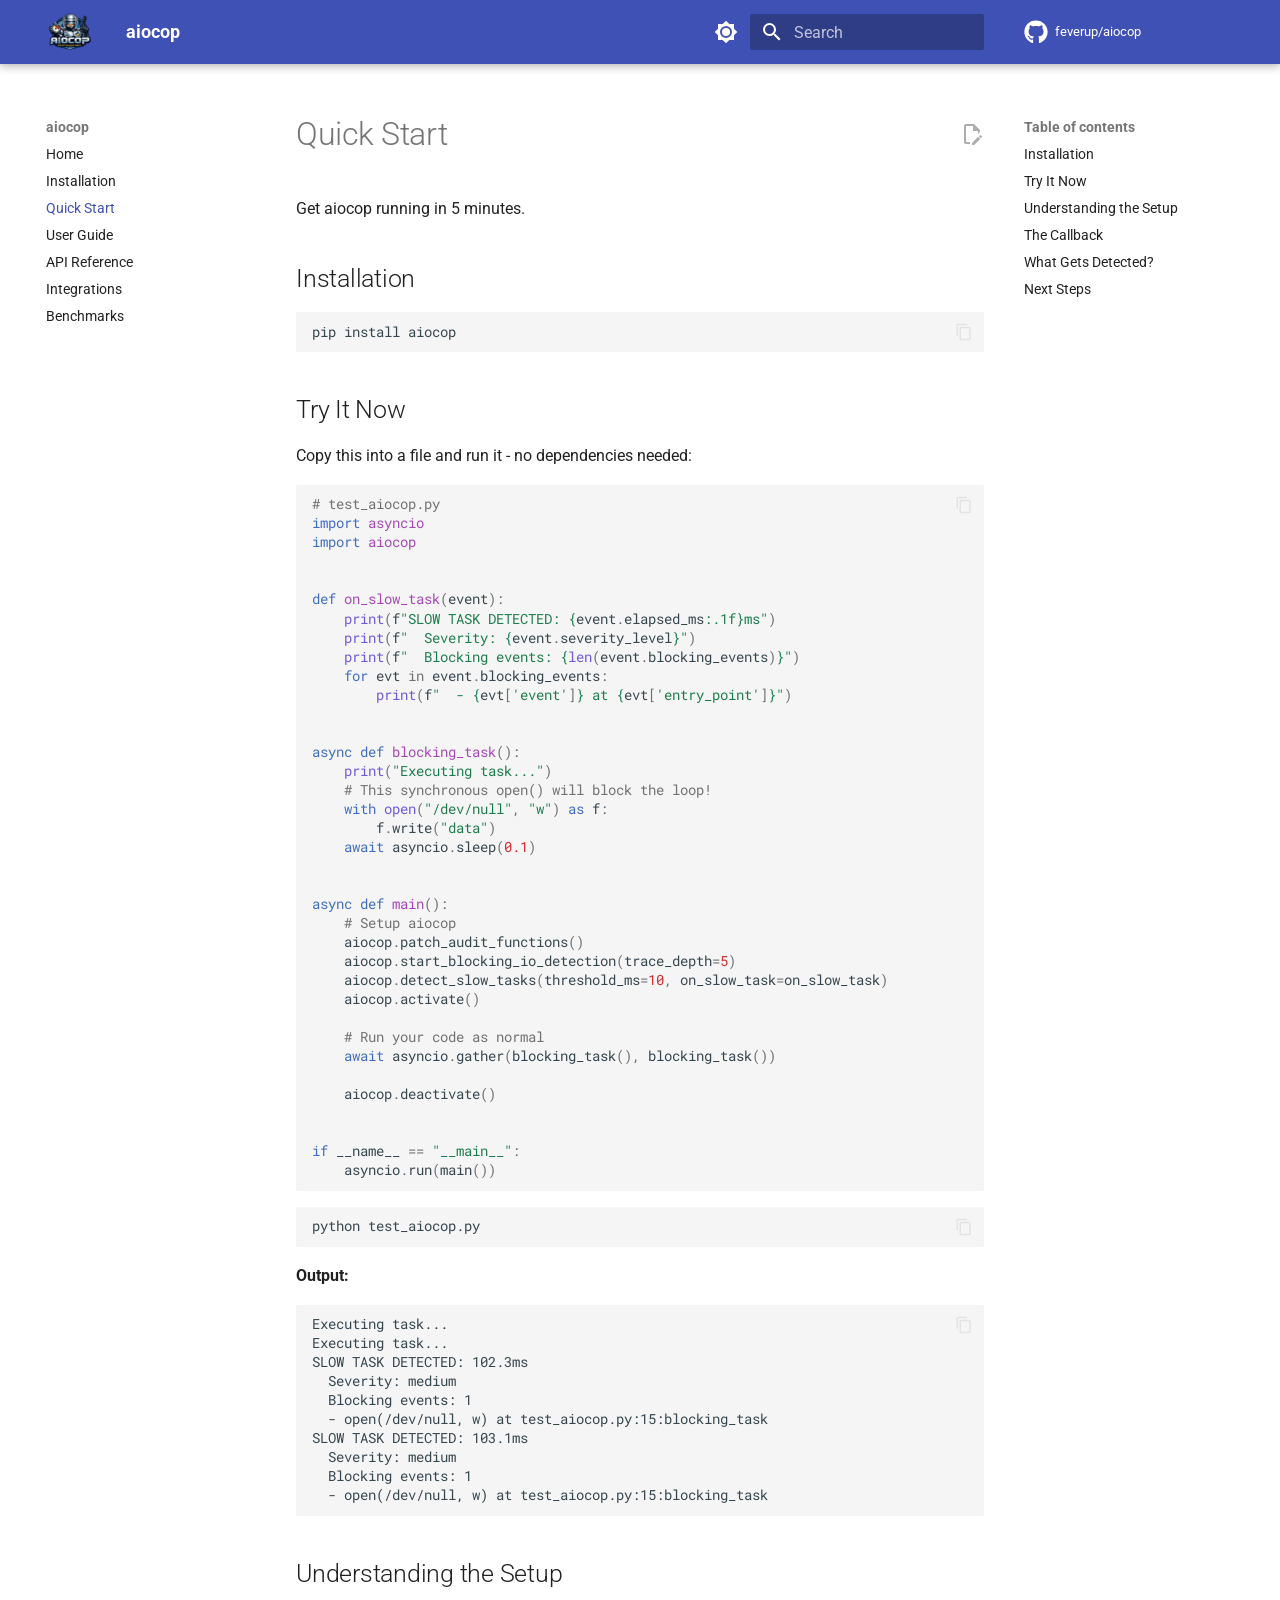
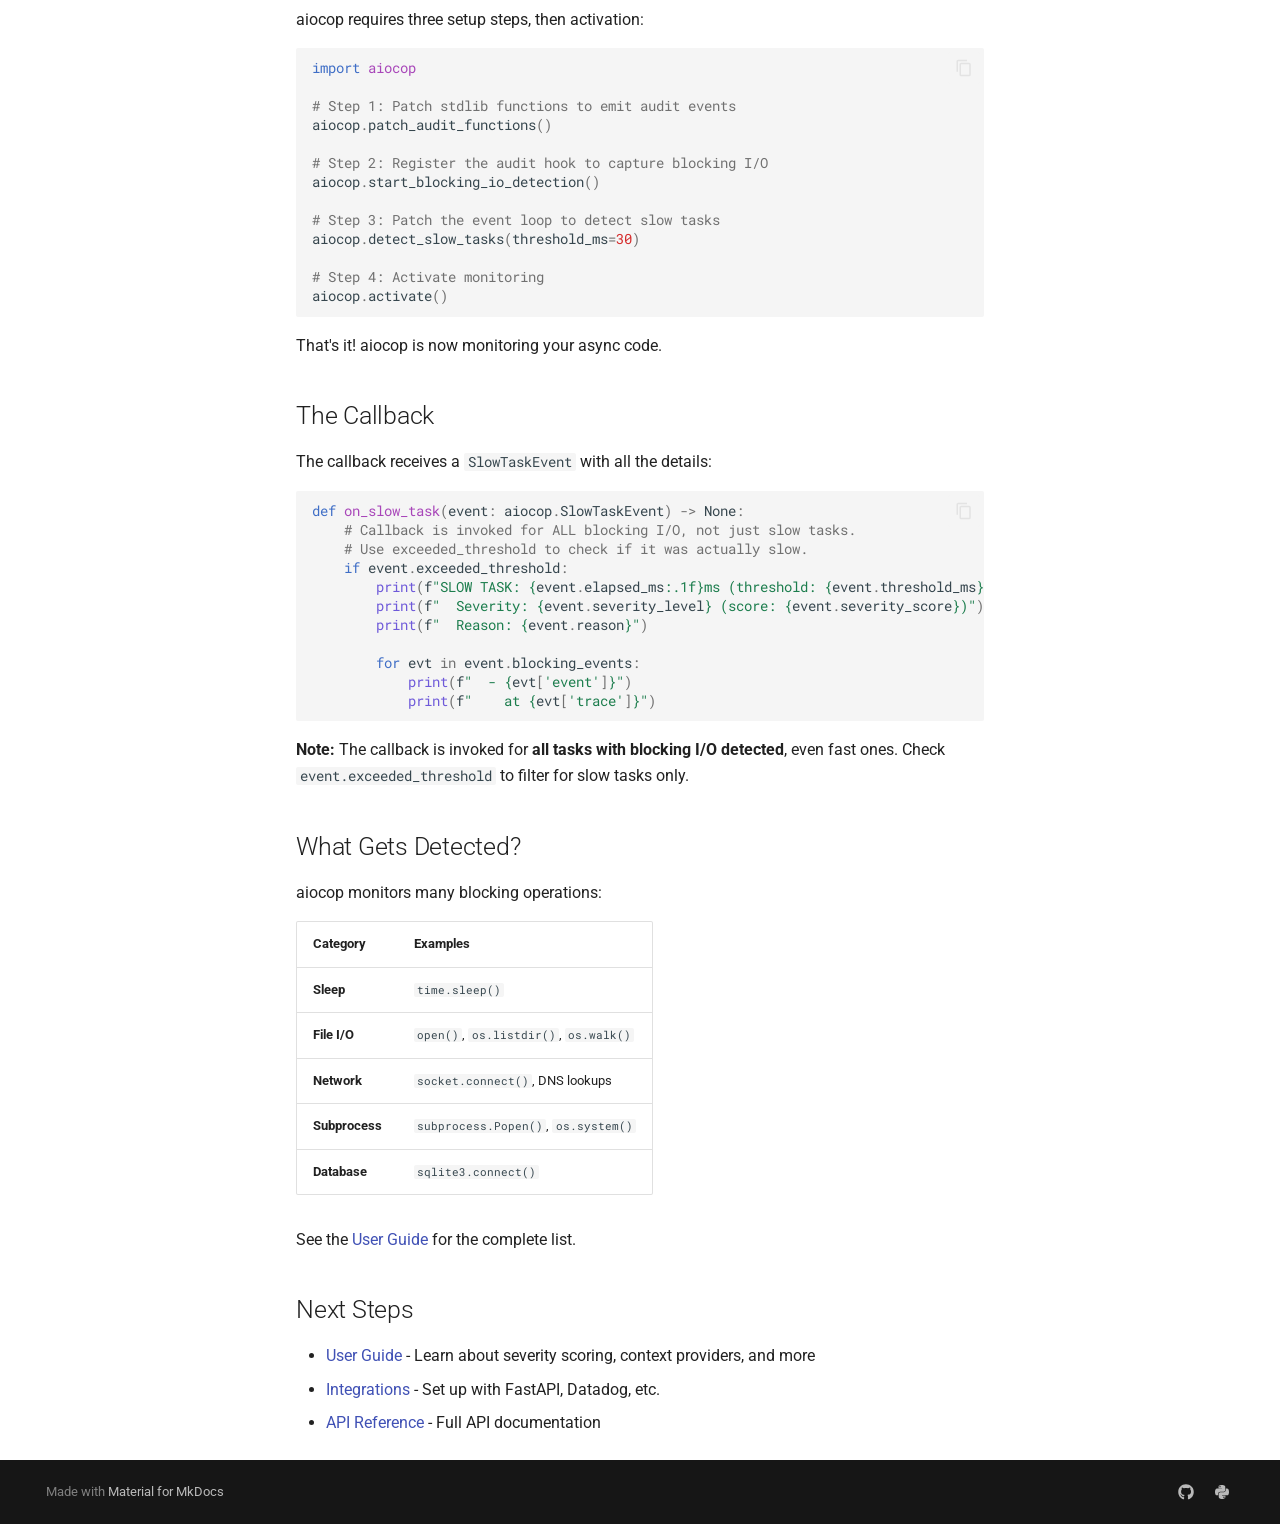
<file: quickstart/index.html>
<!doctype html>
<html lang="en" class="no-js">
  <head>
    
      <meta charset="utf-8">
      <meta name="viewport" content="width=device-width,initial-scale=1">
      
        <meta name="description" content="Non-intrusive monitoring for Python asyncio. Detects, pinpoints, and logs blocking IO and CPU calls that freeze your event loop.">
      
      
        <meta name="author" content="Fever Labs, Inc.">
      
      
        <link rel="canonical" href="https://feverup.github.io/aiocop/quickstart/">
      
      
        <link rel="prev" href="../installation/">
      
      
        <link rel="next" href="../guide/">
      
      
        
      
      
      <link rel="icon" href="../images/aiocop_logo.png">
      <meta name="generator" content="mkdocs-1.6.1, mkdocs-material-9.7.7">
    
    
      
        <title>Quick Start - aiocop</title>
      
    
    
      <link rel="stylesheet" href="../assets/stylesheets/main.ec1eaa64.min.css">
      
        
        <link rel="stylesheet" href="../assets/stylesheets/palette.ab4e12ef.min.css">
      
      


    
    
      
    
    
      
        
        
        <link rel="preconnect" href="https://fonts.gstatic.com" crossorigin>
        <link rel="stylesheet" href="https://fonts.googleapis.com/css?family=Roboto:300,300i,400,400i,700,700i%7CRoboto+Mono:400,400i,700,700i&display=fallback">
        <style>:root{--md-text-font:"Roboto";--md-code-font:"Roboto Mono"}</style>
      
    
    
      <link rel="stylesheet" href="../stylesheets/extra.css">
    
    <script>__md_scope=new URL("..",location),__md_hash=e=>[...e].reduce(((e,_)=>(e<<5)-e+_.charCodeAt(0)),0),__md_get=(e,_=localStorage,t=__md_scope)=>JSON.parse(_.getItem(t.pathname+"."+e)),__md_set=(e,_,t=localStorage,a=__md_scope)=>{try{t.setItem(a.pathname+"."+e,JSON.stringify(_))}catch(e){}}</script>
    
      

    
    
  </head>
  
  
    
    
      
    
    
    
    
    <body dir="ltr" data-md-color-scheme="default" data-md-color-primary="indigo" data-md-color-accent="indigo">
  
    
    <input class="md-toggle" data-md-toggle="drawer" type="checkbox" id="__drawer" autocomplete="off">
    <input class="md-toggle" data-md-toggle="search" type="checkbox" id="__search" autocomplete="off">
    <label class="md-overlay" for="__drawer"></label>
    <div data-md-component="skip">
      
        
        <a href="#quick-start" class="md-skip">
          Skip to content
        </a>
      
    </div>
    <div data-md-component="announce">
      
    </div>
    
    
      

  

<header class="md-header md-header--shadow" data-md-component="header">
  <nav class="md-header__inner md-grid" aria-label="Header">
    <a href=".." title="aiocop" class="md-header__button md-logo" aria-label="aiocop" data-md-component="logo">
      
  <img src="../images/aiocop_logo.png" alt="logo">

    </a>
    <label class="md-header__button md-icon" for="__drawer">
      
      <svg xmlns="http://www.w3.org/2000/svg" viewBox="0 0 24 24"><path d="M3 6h18v2H3zm0 5h18v2H3zm0 5h18v2H3z"/></svg>
    </label>
    <div class="md-header__title" data-md-component="header-title">
      <div class="md-header__ellipsis">
        <div class="md-header__topic">
          <span class="md-ellipsis">
            aiocop
          </span>
        </div>
        <div class="md-header__topic" data-md-component="header-topic">
          <span class="md-ellipsis">
            
              Quick Start
            
          </span>
        </div>
      </div>
    </div>
    
      
        <form class="md-header__option" data-md-component="palette">
  
    
    
    
    <input class="md-option" data-md-color-media="(prefers-color-scheme: light)" data-md-color-scheme="default" data-md-color-primary="indigo" data-md-color-accent="indigo"  aria-label="Switch to dark mode"  type="radio" name="__palette" id="__palette_0">
    
      <label class="md-header__button md-icon" title="Switch to dark mode" for="__palette_1" hidden>
        <svg xmlns="http://www.w3.org/2000/svg" viewBox="0 0 24 24"><path d="M12 8a4 4 0 0 0-4 4 4 4 0 0 0 4 4 4 4 0 0 0 4-4 4 4 0 0 0-4-4m0 10a6 6 0 0 1-6-6 6 6 0 0 1 6-6 6 6 0 0 1 6 6 6 6 0 0 1-6 6m8-9.31V4h-4.69L12 .69 8.69 4H4v4.69L.69 12 4 15.31V20h4.69L12 23.31 15.31 20H20v-4.69L23.31 12z"/></svg>
      </label>
    
  
    
    
    
    <input class="md-option" data-md-color-media="(prefers-color-scheme: dark)" data-md-color-scheme="slate" data-md-color-primary="indigo" data-md-color-accent="indigo"  aria-label="Switch to light mode"  type="radio" name="__palette" id="__palette_1">
    
      <label class="md-header__button md-icon" title="Switch to light mode" for="__palette_0" hidden>
        <svg xmlns="http://www.w3.org/2000/svg" viewBox="0 0 24 24"><path d="M12 18c-.89 0-1.74-.2-2.5-.55C11.56 16.5 13 14.42 13 12s-1.44-4.5-3.5-5.45C10.26 6.2 11.11 6 12 6a6 6 0 0 1 6 6 6 6 0 0 1-6 6m8-9.31V4h-4.69L12 .69 8.69 4H4v4.69L.69 12 4 15.31V20h4.69L12 23.31 15.31 20H20v-4.69L23.31 12z"/></svg>
      </label>
    
  
</form>
      
    
    
      <script>var palette=__md_get("__palette");if(palette&&palette.color){if("(prefers-color-scheme)"===palette.color.media){var media=matchMedia("(prefers-color-scheme: light)"),input=document.querySelector(media.matches?"[data-md-color-media='(prefers-color-scheme: light)']":"[data-md-color-media='(prefers-color-scheme: dark)']");palette.color.media=input.getAttribute("data-md-color-media"),palette.color.scheme=input.getAttribute("data-md-color-scheme"),palette.color.primary=input.getAttribute("data-md-color-primary"),palette.color.accent=input.getAttribute("data-md-color-accent")}for(var[key,value]of Object.entries(palette.color))document.body.setAttribute("data-md-color-"+key,value)}</script>
    
    
    
      
      
        <label class="md-header__button md-icon" for="__search">
          
          <svg xmlns="http://www.w3.org/2000/svg" viewBox="0 0 24 24"><path d="M9.5 3A6.5 6.5 0 0 1 16 9.5c0 1.61-.59 3.09-1.56 4.23l.27.27h.79l5 5-1.5 1.5-5-5v-.79l-.27-.27A6.52 6.52 0 0 1 9.5 16 6.5 6.5 0 0 1 3 9.5 6.5 6.5 0 0 1 9.5 3m0 2C7 5 5 7 5 9.5S7 14 9.5 14 14 12 14 9.5 12 5 9.5 5"/></svg>
        </label>
        <div class="md-search" data-md-component="search" role="dialog">
  <label class="md-search__overlay" for="__search"></label>
  <div class="md-search__inner" role="search">
    <form class="md-search__form" name="search">
      <input type="text" class="md-search__input" name="query" aria-label="Search" placeholder="Search" autocapitalize="off" autocorrect="off" autocomplete="off" spellcheck="false" data-md-component="search-query" required>
      <label class="md-search__icon md-icon" for="__search">
        
        <svg xmlns="http://www.w3.org/2000/svg" viewBox="0 0 24 24"><path d="M9.5 3A6.5 6.5 0 0 1 16 9.5c0 1.61-.59 3.09-1.56 4.23l.27.27h.79l5 5-1.5 1.5-5-5v-.79l-.27-.27A6.52 6.52 0 0 1 9.5 16 6.5 6.5 0 0 1 3 9.5 6.5 6.5 0 0 1 9.5 3m0 2C7 5 5 7 5 9.5S7 14 9.5 14 14 12 14 9.5 12 5 9.5 5"/></svg>
        
        <svg xmlns="http://www.w3.org/2000/svg" viewBox="0 0 24 24"><path d="M20 11v2H8l5.5 5.5-1.42 1.42L4.16 12l7.92-7.92L13.5 5.5 8 11z"/></svg>
      </label>
      <nav class="md-search__options" aria-label="Search">
        
        <button type="reset" class="md-search__icon md-icon" title="Clear" aria-label="Clear" tabindex="-1">
          
          <svg xmlns="http://www.w3.org/2000/svg" viewBox="0 0 24 24"><path d="M19 6.41 17.59 5 12 10.59 6.41 5 5 6.41 10.59 12 5 17.59 6.41 19 12 13.41 17.59 19 19 17.59 13.41 12z"/></svg>
        </button>
      </nav>
      
    </form>
    <div class="md-search__output">
      <div class="md-search__scrollwrap" tabindex="0" data-md-scrollfix>
        <div class="md-search-result" data-md-component="search-result">
          <div class="md-search-result__meta">
            Initializing search
          </div>
          <ol class="md-search-result__list" role="presentation"></ol>
        </div>
      </div>
    </div>
  </div>
</div>
      
    
    
      <div class="md-header__source">
        <a href="https://github.com/feverup/aiocop" title="Go to repository" class="md-source" data-md-component="source">
  <div class="md-source__icon md-icon">
    
    <svg xmlns="http://www.w3.org/2000/svg" viewBox="0 0 512 512"><!--! Font Awesome Free 7.1.0 by @fontawesome - https://fontawesome.com License - https://fontawesome.com/license/free (Icons: CC BY 4.0, Fonts: SIL OFL 1.1, Code: MIT License) Copyright 2025 Fonticons, Inc.--><path d="M173.9 397.4c0 2-2.3 3.6-5.2 3.6-3.3.3-5.6-1.3-5.6-3.6 0-2 2.3-3.6 5.2-3.6 3-.3 5.6 1.3 5.6 3.6m-31.1-4.5c-.7 2 1.3 4.3 4.3 4.9 2.6 1 5.6 0 6.2-2s-1.3-4.3-4.3-5.2c-2.6-.7-5.5.3-6.2 2.3m44.2-1.7c-2.9.7-4.9 2.6-4.6 4.9.3 2 2.9 3.3 5.9 2.6 2.9-.7 4.9-2.6 4.6-4.6-.3-1.9-3-3.2-5.9-2.9M252.8 8C114.1 8 8 113.3 8 252c0 110.9 69.8 205.8 169.5 239.2 12.8 2.3 17.3-5.6 17.3-12.1 0-6.2-.3-40.4-.3-61.4 0 0-70 15-84.7-29.8 0 0-11.4-29.1-27.8-36.6 0 0-22.9-15.7 1.6-15.4 0 0 24.9 2 38.6 25.8 21.9 38.6 58.6 27.5 72.9 20.9 2.3-16 8.8-27.1 16-33.7-55.9-6.2-112.3-14.3-112.3-110.5 0-27.5 7.6-41.3 23.6-58.9-2.6-6.5-11.1-33.3 2.6-67.9 20.9-6.5 69 27 69 27 20-5.6 41.5-8.5 62.8-8.5s42.8 2.9 62.8 8.5c0 0 48.1-33.6 69-27 13.7 34.7 5.2 61.4 2.6 67.9 16 17.7 25.8 31.5 25.8 58.9 0 96.5-58.9 104.2-114.8 110.5 9.2 7.9 17 22.9 17 46.4 0 33.7-.3 75.4-.3 83.6 0 6.5 4.6 14.4 17.3 12.1C436.2 457.8 504 362.9 504 252 504 113.3 391.5 8 252.8 8M105.2 352.9c-1.3 1-1 3.3.7 5.2 1.6 1.6 3.9 2.3 5.2 1 1.3-1 1-3.3-.7-5.2-1.6-1.6-3.9-2.3-5.2-1m-10.8-8.1c-.7 1.3.3 2.9 2.3 3.9 1.6 1 3.6.7 4.3-.7.7-1.3-.3-2.9-2.3-3.9-2-.6-3.6-.3-4.3.7m32.4 35.6c-1.6 1.3-1 4.3 1.3 6.2 2.3 2.3 5.2 2.6 6.5 1 1.3-1.3.7-4.3-1.3-6.2-2.2-2.3-5.2-2.6-6.5-1m-11.4-14.7c-1.6 1-1.6 3.6 0 5.9s4.3 3.3 5.6 2.3c1.6-1.3 1.6-3.9 0-6.2-1.4-2.3-4-3.3-5.6-2"/></svg>
  </div>
  <div class="md-source__repository">
    feverup/aiocop
  </div>
</a>
      </div>
    
  </nav>
  
</header>
    
    <div class="md-container" data-md-component="container">
      
      
        
          
        
      
      <main class="md-main" data-md-component="main">
        <div class="md-main__inner md-grid">
          
            
              
              <div class="md-sidebar md-sidebar--primary" data-md-component="sidebar" data-md-type="navigation" >
                <div class="md-sidebar__scrollwrap">
                  <div class="md-sidebar__inner">
                    



<nav class="md-nav md-nav--primary" aria-label="Navigation" data-md-level="0">
  <label class="md-nav__title" for="__drawer">
    <a href=".." title="aiocop" class="md-nav__button md-logo" aria-label="aiocop" data-md-component="logo">
      
  <img src="../images/aiocop_logo.png" alt="logo">

    </a>
    aiocop
  </label>
  
    <div class="md-nav__source">
      <a href="https://github.com/feverup/aiocop" title="Go to repository" class="md-source" data-md-component="source">
  <div class="md-source__icon md-icon">
    
    <svg xmlns="http://www.w3.org/2000/svg" viewBox="0 0 512 512"><!--! Font Awesome Free 7.1.0 by @fontawesome - https://fontawesome.com License - https://fontawesome.com/license/free (Icons: CC BY 4.0, Fonts: SIL OFL 1.1, Code: MIT License) Copyright 2025 Fonticons, Inc.--><path d="M173.9 397.4c0 2-2.3 3.6-5.2 3.6-3.3.3-5.6-1.3-5.6-3.6 0-2 2.3-3.6 5.2-3.6 3-.3 5.6 1.3 5.6 3.6m-31.1-4.5c-.7 2 1.3 4.3 4.3 4.9 2.6 1 5.6 0 6.2-2s-1.3-4.3-4.3-5.2c-2.6-.7-5.5.3-6.2 2.3m44.2-1.7c-2.9.7-4.9 2.6-4.6 4.9.3 2 2.9 3.3 5.9 2.6 2.9-.7 4.9-2.6 4.6-4.6-.3-1.9-3-3.2-5.9-2.9M252.8 8C114.1 8 8 113.3 8 252c0 110.9 69.8 205.8 169.5 239.2 12.8 2.3 17.3-5.6 17.3-12.1 0-6.2-.3-40.4-.3-61.4 0 0-70 15-84.7-29.8 0 0-11.4-29.1-27.8-36.6 0 0-22.9-15.7 1.6-15.4 0 0 24.9 2 38.6 25.8 21.9 38.6 58.6 27.5 72.9 20.9 2.3-16 8.8-27.1 16-33.7-55.9-6.2-112.3-14.3-112.3-110.5 0-27.5 7.6-41.3 23.6-58.9-2.6-6.5-11.1-33.3 2.6-67.9 20.9-6.5 69 27 69 27 20-5.6 41.5-8.5 62.8-8.5s42.8 2.9 62.8 8.5c0 0 48.1-33.6 69-27 13.7 34.7 5.2 61.4 2.6 67.9 16 17.7 25.8 31.5 25.8 58.9 0 96.5-58.9 104.2-114.8 110.5 9.2 7.9 17 22.9 17 46.4 0 33.7-.3 75.4-.3 83.6 0 6.5 4.6 14.4 17.3 12.1C436.2 457.8 504 362.9 504 252 504 113.3 391.5 8 252.8 8M105.2 352.9c-1.3 1-1 3.3.7 5.2 1.6 1.6 3.9 2.3 5.2 1 1.3-1 1-3.3-.7-5.2-1.6-1.6-3.9-2.3-5.2-1m-10.8-8.1c-.7 1.3.3 2.9 2.3 3.9 1.6 1 3.6.7 4.3-.7.7-1.3-.3-2.9-2.3-3.9-2-.6-3.6-.3-4.3.7m32.4 35.6c-1.6 1.3-1 4.3 1.3 6.2 2.3 2.3 5.2 2.6 6.5 1 1.3-1.3.7-4.3-1.3-6.2-2.2-2.3-5.2-2.6-6.5-1m-11.4-14.7c-1.6 1-1.6 3.6 0 5.9s4.3 3.3 5.6 2.3c1.6-1.3 1.6-3.9 0-6.2-1.4-2.3-4-3.3-5.6-2"/></svg>
  </div>
  <div class="md-source__repository">
    feverup/aiocop
  </div>
</a>
    </div>
  
  <ul class="md-nav__list" data-md-scrollfix>
    
      
      
  
  
  
  
    <li class="md-nav__item">
      <a href=".." class="md-nav__link">
        
  
  
  <span class="md-ellipsis">
    
  
    Home
  

    
  </span>
  
  

      </a>
    </li>
  

    
      
      
  
  
  
  
    <li class="md-nav__item">
      <a href="../installation/" class="md-nav__link">
        
  
  
  <span class="md-ellipsis">
    
  
    Installation
  

    
  </span>
  
  

      </a>
    </li>
  

    
      
      
  
  
    
  
  
  
    <li class="md-nav__item md-nav__item--active">
      
      <input class="md-nav__toggle md-toggle" type="checkbox" id="__toc">
      
      
        
      
      
        <label class="md-nav__link md-nav__link--active" for="__toc">
          
  
  
  <span class="md-ellipsis">
    
  
    Quick Start
  

    
  </span>
  
  

          <span class="md-nav__icon md-icon"></span>
        </label>
      
      <a href="./" class="md-nav__link md-nav__link--active">
        
  
  
  <span class="md-ellipsis">
    
  
    Quick Start
  

    
  </span>
  
  

      </a>
      
        

<nav class="md-nav md-nav--secondary" aria-label="Table of contents">
  
  
  
    
  
  
    <label class="md-nav__title" for="__toc">
      <span class="md-nav__icon md-icon"></span>
      Table of contents
    </label>
    <ul class="md-nav__list" data-md-component="toc" data-md-scrollfix>
      
        <li class="md-nav__item">
  <a href="#installation" class="md-nav__link">
    <span class="md-ellipsis">
      
        Installation
      
    </span>
  </a>
  
</li>
      
        <li class="md-nav__item">
  <a href="#try-it-now" class="md-nav__link">
    <span class="md-ellipsis">
      
        Try It Now
      
    </span>
  </a>
  
</li>
      
        <li class="md-nav__item">
  <a href="#understanding-the-setup" class="md-nav__link">
    <span class="md-ellipsis">
      
        Understanding the Setup
      
    </span>
  </a>
  
</li>
      
        <li class="md-nav__item">
  <a href="#the-callback" class="md-nav__link">
    <span class="md-ellipsis">
      
        The Callback
      
    </span>
  </a>
  
</li>
      
        <li class="md-nav__item">
  <a href="#what-gets-detected" class="md-nav__link">
    <span class="md-ellipsis">
      
        What Gets Detected?
      
    </span>
  </a>
  
</li>
      
        <li class="md-nav__item">
  <a href="#next-steps" class="md-nav__link">
    <span class="md-ellipsis">
      
        Next Steps
      
    </span>
  </a>
  
</li>
      
    </ul>
  
</nav>
      
    </li>
  

    
      
      
  
  
  
  
    <li class="md-nav__item">
      <a href="../guide/" class="md-nav__link">
        
  
  
  <span class="md-ellipsis">
    
  
    User Guide
  

    
  </span>
  
  

      </a>
    </li>
  

    
      
      
  
  
  
  
    <li class="md-nav__item">
      <a href="../api/" class="md-nav__link">
        
  
  
  <span class="md-ellipsis">
    
  
    API Reference
  

    
  </span>
  
  

      </a>
    </li>
  

    
      
      
  
  
  
  
    <li class="md-nav__item">
      <a href="../integrations/" class="md-nav__link">
        
  
  
  <span class="md-ellipsis">
    
  
    Integrations
  

    
  </span>
  
  

      </a>
    </li>
  

    
      
      
  
  
  
  
    <li class="md-nav__item">
      <a href="../benchmarks/" class="md-nav__link">
        
  
  
  <span class="md-ellipsis">
    
  
    Benchmarks
  

    
  </span>
  
  

      </a>
    </li>
  

    
  </ul>
</nav>
                  </div>
                </div>
              </div>
            
            
              
              <div class="md-sidebar md-sidebar--secondary" data-md-component="sidebar" data-md-type="toc" >
                <div class="md-sidebar__scrollwrap">
                  <div class="md-sidebar__inner">
                    

<nav class="md-nav md-nav--secondary" aria-label="Table of contents">
  
  
  
    
  
  
    <label class="md-nav__title" for="__toc">
      <span class="md-nav__icon md-icon"></span>
      Table of contents
    </label>
    <ul class="md-nav__list" data-md-component="toc" data-md-scrollfix>
      
        <li class="md-nav__item">
  <a href="#installation" class="md-nav__link">
    <span class="md-ellipsis">
      
        Installation
      
    </span>
  </a>
  
</li>
      
        <li class="md-nav__item">
  <a href="#try-it-now" class="md-nav__link">
    <span class="md-ellipsis">
      
        Try It Now
      
    </span>
  </a>
  
</li>
      
        <li class="md-nav__item">
  <a href="#understanding-the-setup" class="md-nav__link">
    <span class="md-ellipsis">
      
        Understanding the Setup
      
    </span>
  </a>
  
</li>
      
        <li class="md-nav__item">
  <a href="#the-callback" class="md-nav__link">
    <span class="md-ellipsis">
      
        The Callback
      
    </span>
  </a>
  
</li>
      
        <li class="md-nav__item">
  <a href="#what-gets-detected" class="md-nav__link">
    <span class="md-ellipsis">
      
        What Gets Detected?
      
    </span>
  </a>
  
</li>
      
        <li class="md-nav__item">
  <a href="#next-steps" class="md-nav__link">
    <span class="md-ellipsis">
      
        Next Steps
      
    </span>
  </a>
  
</li>
      
    </ul>
  
</nav>
                  </div>
                </div>
              </div>
            
          
          
            <div class="md-content" data-md-component="content">
              
              <article class="md-content__inner md-typeset">
                
                  


  
    <a href="https://github.com/feverup/aiocop/edit/master/docs/quickstart.md" title="Edit this page" class="md-content__button md-icon" rel="edit">
      
      <svg xmlns="http://www.w3.org/2000/svg" viewBox="0 0 24 24"><path d="M10 20H6V4h7v5h5v3.1l2-2V8l-6-6H6c-1.1 0-2 .9-2 2v16c0 1.1.9 2 2 2h4zm10.2-7c.1 0 .3.1.4.2l1.3 1.3c.2.2.2.6 0 .8l-1 1-2.1-2.1 1-1c.1-.1.2-.2.4-.2m0 3.9L14.1 23H12v-2.1l6.1-6.1z"/></svg>
    </a>
  
  


<h1 id="quick-start">Quick Start<a class="headerlink" href="#quick-start" title="Permanent link">&para;</a></h1>
<p>Get aiocop running in 5 minutes.</p>
<h2 id="installation">Installation<a class="headerlink" href="#installation" title="Permanent link">&para;</a></h2>
<div class="highlight"><pre><span></span><code><a id="__codelineno-0-1" name="__codelineno-0-1" href="#__codelineno-0-1"></a>pip<span class="w"> </span>install<span class="w"> </span>aiocop
</code></pre></div>
<h2 id="try-it-now">Try It Now<a class="headerlink" href="#try-it-now" title="Permanent link">&para;</a></h2>
<p>Copy this into a file and run it - no dependencies needed:</p>
<div class="highlight"><pre><span></span><code><a id="__codelineno-1-1" name="__codelineno-1-1" href="#__codelineno-1-1"></a><span class="c1"># test_aiocop.py</span>
<a id="__codelineno-1-2" name="__codelineno-1-2" href="#__codelineno-1-2"></a><span class="kn">import</span><span class="w"> </span><span class="nn">asyncio</span>
<a id="__codelineno-1-3" name="__codelineno-1-3" href="#__codelineno-1-3"></a><span class="kn">import</span><span class="w"> </span><span class="nn">aiocop</span>
<a id="__codelineno-1-4" name="__codelineno-1-4" href="#__codelineno-1-4"></a>
<a id="__codelineno-1-5" name="__codelineno-1-5" href="#__codelineno-1-5"></a>
<a id="__codelineno-1-6" name="__codelineno-1-6" href="#__codelineno-1-6"></a><span class="k">def</span><span class="w"> </span><span class="nf">on_slow_task</span><span class="p">(</span><span class="n">event</span><span class="p">):</span>
<a id="__codelineno-1-7" name="__codelineno-1-7" href="#__codelineno-1-7"></a>    <span class="nb">print</span><span class="p">(</span><span class="sa">f</span><span class="s2">"SLOW TASK DETECTED: </span><span class="si">{</span><span class="n">event</span><span class="o">.</span><span class="n">elapsed_ms</span><span class="si">:</span><span class="s2">.1f</span><span class="si">}</span><span class="s2">ms"</span><span class="p">)</span>
<a id="__codelineno-1-8" name="__codelineno-1-8" href="#__codelineno-1-8"></a>    <span class="nb">print</span><span class="p">(</span><span class="sa">f</span><span class="s2">"  Severity: </span><span class="si">{</span><span class="n">event</span><span class="o">.</span><span class="n">severity_level</span><span class="si">}</span><span class="s2">"</span><span class="p">)</span>
<a id="__codelineno-1-9" name="__codelineno-1-9" href="#__codelineno-1-9"></a>    <span class="nb">print</span><span class="p">(</span><span class="sa">f</span><span class="s2">"  Blocking events: </span><span class="si">{</span><span class="nb">len</span><span class="p">(</span><span class="n">event</span><span class="o">.</span><span class="n">blocking_events</span><span class="p">)</span><span class="si">}</span><span class="s2">"</span><span class="p">)</span>
<a id="__codelineno-1-10" name="__codelineno-1-10" href="#__codelineno-1-10"></a>    <span class="k">for</span> <span class="n">evt</span> <span class="ow">in</span> <span class="n">event</span><span class="o">.</span><span class="n">blocking_events</span><span class="p">:</span>
<a id="__codelineno-1-11" name="__codelineno-1-11" href="#__codelineno-1-11"></a>        <span class="nb">print</span><span class="p">(</span><span class="sa">f</span><span class="s2">"  - </span><span class="si">{</span><span class="n">evt</span><span class="p">[</span><span class="s1">'event'</span><span class="p">]</span><span class="si">}</span><span class="s2"> at </span><span class="si">{</span><span class="n">evt</span><span class="p">[</span><span class="s1">'entry_point'</span><span class="p">]</span><span class="si">}</span><span class="s2">"</span><span class="p">)</span>
<a id="__codelineno-1-12" name="__codelineno-1-12" href="#__codelineno-1-12"></a>
<a id="__codelineno-1-13" name="__codelineno-1-13" href="#__codelineno-1-13"></a>
<a id="__codelineno-1-14" name="__codelineno-1-14" href="#__codelineno-1-14"></a><span class="k">async</span> <span class="k">def</span><span class="w"> </span><span class="nf">blocking_task</span><span class="p">():</span>
<a id="__codelineno-1-15" name="__codelineno-1-15" href="#__codelineno-1-15"></a>    <span class="nb">print</span><span class="p">(</span><span class="s2">"Executing task..."</span><span class="p">)</span>
<a id="__codelineno-1-16" name="__codelineno-1-16" href="#__codelineno-1-16"></a>    <span class="c1"># This synchronous open() will block the loop!</span>
<a id="__codelineno-1-17" name="__codelineno-1-17" href="#__codelineno-1-17"></a>    <span class="k">with</span> <span class="nb">open</span><span class="p">(</span><span class="s2">"/dev/null"</span><span class="p">,</span> <span class="s2">"w"</span><span class="p">)</span> <span class="k">as</span> <span class="n">f</span><span class="p">:</span>
<a id="__codelineno-1-18" name="__codelineno-1-18" href="#__codelineno-1-18"></a>        <span class="n">f</span><span class="o">.</span><span class="n">write</span><span class="p">(</span><span class="s2">"data"</span><span class="p">)</span>
<a id="__codelineno-1-19" name="__codelineno-1-19" href="#__codelineno-1-19"></a>    <span class="k">await</span> <span class="n">asyncio</span><span class="o">.</span><span class="n">sleep</span><span class="p">(</span><span class="mf">0.1</span><span class="p">)</span>
<a id="__codelineno-1-20" name="__codelineno-1-20" href="#__codelineno-1-20"></a>
<a id="__codelineno-1-21" name="__codelineno-1-21" href="#__codelineno-1-21"></a>
<a id="__codelineno-1-22" name="__codelineno-1-22" href="#__codelineno-1-22"></a><span class="k">async</span> <span class="k">def</span><span class="w"> </span><span class="nf">main</span><span class="p">():</span>
<a id="__codelineno-1-23" name="__codelineno-1-23" href="#__codelineno-1-23"></a>    <span class="c1"># Setup aiocop</span>
<a id="__codelineno-1-24" name="__codelineno-1-24" href="#__codelineno-1-24"></a>    <span class="n">aiocop</span><span class="o">.</span><span class="n">patch_audit_functions</span><span class="p">()</span>
<a id="__codelineno-1-25" name="__codelineno-1-25" href="#__codelineno-1-25"></a>    <span class="n">aiocop</span><span class="o">.</span><span class="n">start_blocking_io_detection</span><span class="p">(</span><span class="n">trace_depth</span><span class="o">=</span><span class="mi">5</span><span class="p">)</span>
<a id="__codelineno-1-26" name="__codelineno-1-26" href="#__codelineno-1-26"></a>    <span class="n">aiocop</span><span class="o">.</span><span class="n">detect_slow_tasks</span><span class="p">(</span><span class="n">threshold_ms</span><span class="o">=</span><span class="mi">10</span><span class="p">,</span> <span class="n">on_slow_task</span><span class="o">=</span><span class="n">on_slow_task</span><span class="p">)</span>
<a id="__codelineno-1-27" name="__codelineno-1-27" href="#__codelineno-1-27"></a>    <span class="n">aiocop</span><span class="o">.</span><span class="n">activate</span><span class="p">()</span>
<a id="__codelineno-1-28" name="__codelineno-1-28" href="#__codelineno-1-28"></a>
<a id="__codelineno-1-29" name="__codelineno-1-29" href="#__codelineno-1-29"></a>    <span class="c1"># Run your code as normal</span>
<a id="__codelineno-1-30" name="__codelineno-1-30" href="#__codelineno-1-30"></a>    <span class="k">await</span> <span class="n">asyncio</span><span class="o">.</span><span class="n">gather</span><span class="p">(</span><span class="n">blocking_task</span><span class="p">(),</span> <span class="n">blocking_task</span><span class="p">())</span>
<a id="__codelineno-1-31" name="__codelineno-1-31" href="#__codelineno-1-31"></a>
<a id="__codelineno-1-32" name="__codelineno-1-32" href="#__codelineno-1-32"></a>    <span class="n">aiocop</span><span class="o">.</span><span class="n">deactivate</span><span class="p">()</span>
<a id="__codelineno-1-33" name="__codelineno-1-33" href="#__codelineno-1-33"></a>
<a id="__codelineno-1-34" name="__codelineno-1-34" href="#__codelineno-1-34"></a>
<a id="__codelineno-1-35" name="__codelineno-1-35" href="#__codelineno-1-35"></a><span class="k">if</span> <span class="vm">__name__</span> <span class="o">==</span> <span class="s2">"__main__"</span><span class="p">:</span>
<a id="__codelineno-1-36" name="__codelineno-1-36" href="#__codelineno-1-36"></a>    <span class="n">asyncio</span><span class="o">.</span><span class="n">run</span><span class="p">(</span><span class="n">main</span><span class="p">())</span>
</code></pre></div>
<div class="highlight"><pre><span></span><code><a id="__codelineno-2-1" name="__codelineno-2-1" href="#__codelineno-2-1"></a>python<span class="w"> </span>test_aiocop.py
</code></pre></div>
<p><strong>Output:</strong></p>
<div class="highlight"><pre><span></span><code><a id="__codelineno-3-1" name="__codelineno-3-1" href="#__codelineno-3-1"></a>Executing task...
<a id="__codelineno-3-2" name="__codelineno-3-2" href="#__codelineno-3-2"></a>Executing task...
<a id="__codelineno-3-3" name="__codelineno-3-3" href="#__codelineno-3-3"></a>SLOW TASK DETECTED: 102.3ms
<a id="__codelineno-3-4" name="__codelineno-3-4" href="#__codelineno-3-4"></a>  Severity: medium
<a id="__codelineno-3-5" name="__codelineno-3-5" href="#__codelineno-3-5"></a>  Blocking events: 1
<a id="__codelineno-3-6" name="__codelineno-3-6" href="#__codelineno-3-6"></a>  - open(/dev/null, w) at test_aiocop.py:15:blocking_task
<a id="__codelineno-3-7" name="__codelineno-3-7" href="#__codelineno-3-7"></a>SLOW TASK DETECTED: 103.1ms
<a id="__codelineno-3-8" name="__codelineno-3-8" href="#__codelineno-3-8"></a>  Severity: medium
<a id="__codelineno-3-9" name="__codelineno-3-9" href="#__codelineno-3-9"></a>  Blocking events: 1
<a id="__codelineno-3-10" name="__codelineno-3-10" href="#__codelineno-3-10"></a>  - open(/dev/null, w) at test_aiocop.py:15:blocking_task
</code></pre></div>
<h2 id="understanding-the-setup">Understanding the Setup<a class="headerlink" href="#understanding-the-setup" title="Permanent link">&para;</a></h2>
<p>aiocop requires three setup steps, then activation:</p>
<div class="highlight"><pre><span></span><code><a id="__codelineno-4-1" name="__codelineno-4-1" href="#__codelineno-4-1"></a><span class="kn">import</span><span class="w"> </span><span class="nn">aiocop</span>
<a id="__codelineno-4-2" name="__codelineno-4-2" href="#__codelineno-4-2"></a>
<a id="__codelineno-4-3" name="__codelineno-4-3" href="#__codelineno-4-3"></a><span class="c1"># Step 1: Patch stdlib functions to emit audit events</span>
<a id="__codelineno-4-4" name="__codelineno-4-4" href="#__codelineno-4-4"></a><span class="n">aiocop</span><span class="o">.</span><span class="n">patch_audit_functions</span><span class="p">()</span>
<a id="__codelineno-4-5" name="__codelineno-4-5" href="#__codelineno-4-5"></a>
<a id="__codelineno-4-6" name="__codelineno-4-6" href="#__codelineno-4-6"></a><span class="c1"># Step 2: Register the audit hook to capture blocking I/O</span>
<a id="__codelineno-4-7" name="__codelineno-4-7" href="#__codelineno-4-7"></a><span class="n">aiocop</span><span class="o">.</span><span class="n">start_blocking_io_detection</span><span class="p">()</span>
<a id="__codelineno-4-8" name="__codelineno-4-8" href="#__codelineno-4-8"></a>
<a id="__codelineno-4-9" name="__codelineno-4-9" href="#__codelineno-4-9"></a><span class="c1"># Step 3: Patch the event loop to detect slow tasks</span>
<a id="__codelineno-4-10" name="__codelineno-4-10" href="#__codelineno-4-10"></a><span class="n">aiocop</span><span class="o">.</span><span class="n">detect_slow_tasks</span><span class="p">(</span><span class="n">threshold_ms</span><span class="o">=</span><span class="mi">30</span><span class="p">)</span>
<a id="__codelineno-4-11" name="__codelineno-4-11" href="#__codelineno-4-11"></a>
<a id="__codelineno-4-12" name="__codelineno-4-12" href="#__codelineno-4-12"></a><span class="c1"># Step 4: Activate monitoring</span>
<a id="__codelineno-4-13" name="__codelineno-4-13" href="#__codelineno-4-13"></a><span class="n">aiocop</span><span class="o">.</span><span class="n">activate</span><span class="p">()</span>
</code></pre></div>
<p>That's it! aiocop is now monitoring your async code.</p>
<h2 id="the-callback">The Callback<a class="headerlink" href="#the-callback" title="Permanent link">&para;</a></h2>
<p>The callback receives a <code>SlowTaskEvent</code> with all the details:</p>
<div class="highlight"><pre><span></span><code><a id="__codelineno-5-1" name="__codelineno-5-1" href="#__codelineno-5-1"></a><span class="k">def</span><span class="w"> </span><span class="nf">on_slow_task</span><span class="p">(</span><span class="n">event</span><span class="p">:</span> <span class="n">aiocop</span><span class="o">.</span><span class="n">SlowTaskEvent</span><span class="p">)</span> <span class="o">-&gt;</span> <span class="kc">None</span><span class="p">:</span>
<a id="__codelineno-5-2" name="__codelineno-5-2" href="#__codelineno-5-2"></a>    <span class="c1"># Callback is invoked for ALL blocking I/O, not just slow tasks.</span>
<a id="__codelineno-5-3" name="__codelineno-5-3" href="#__codelineno-5-3"></a>    <span class="c1"># Use exceeded_threshold to check if it was actually slow.</span>
<a id="__codelineno-5-4" name="__codelineno-5-4" href="#__codelineno-5-4"></a>    <span class="k">if</span> <span class="n">event</span><span class="o">.</span><span class="n">exceeded_threshold</span><span class="p">:</span>
<a id="__codelineno-5-5" name="__codelineno-5-5" href="#__codelineno-5-5"></a>        <span class="nb">print</span><span class="p">(</span><span class="sa">f</span><span class="s2">"SLOW TASK: </span><span class="si">{</span><span class="n">event</span><span class="o">.</span><span class="n">elapsed_ms</span><span class="si">:</span><span class="s2">.1f</span><span class="si">}</span><span class="s2">ms (threshold: </span><span class="si">{</span><span class="n">event</span><span class="o">.</span><span class="n">threshold_ms</span><span class="si">}</span><span class="s2">ms)"</span><span class="p">)</span>
<a id="__codelineno-5-6" name="__codelineno-5-6" href="#__codelineno-5-6"></a>        <span class="nb">print</span><span class="p">(</span><span class="sa">f</span><span class="s2">"  Severity: </span><span class="si">{</span><span class="n">event</span><span class="o">.</span><span class="n">severity_level</span><span class="si">}</span><span class="s2"> (score: </span><span class="si">{</span><span class="n">event</span><span class="o">.</span><span class="n">severity_score</span><span class="si">}</span><span class="s2">)"</span><span class="p">)</span>
<a id="__codelineno-5-7" name="__codelineno-5-7" href="#__codelineno-5-7"></a>        <span class="nb">print</span><span class="p">(</span><span class="sa">f</span><span class="s2">"  Reason: </span><span class="si">{</span><span class="n">event</span><span class="o">.</span><span class="n">reason</span><span class="si">}</span><span class="s2">"</span><span class="p">)</span>
<a id="__codelineno-5-8" name="__codelineno-5-8" href="#__codelineno-5-8"></a>
<a id="__codelineno-5-9" name="__codelineno-5-9" href="#__codelineno-5-9"></a>        <span class="k">for</span> <span class="n">evt</span> <span class="ow">in</span> <span class="n">event</span><span class="o">.</span><span class="n">blocking_events</span><span class="p">:</span>
<a id="__codelineno-5-10" name="__codelineno-5-10" href="#__codelineno-5-10"></a>            <span class="nb">print</span><span class="p">(</span><span class="sa">f</span><span class="s2">"  - </span><span class="si">{</span><span class="n">evt</span><span class="p">[</span><span class="s1">'event'</span><span class="p">]</span><span class="si">}</span><span class="s2">"</span><span class="p">)</span>
<a id="__codelineno-5-11" name="__codelineno-5-11" href="#__codelineno-5-11"></a>            <span class="nb">print</span><span class="p">(</span><span class="sa">f</span><span class="s2">"    at </span><span class="si">{</span><span class="n">evt</span><span class="p">[</span><span class="s1">'trace'</span><span class="p">]</span><span class="si">}</span><span class="s2">"</span><span class="p">)</span>
</code></pre></div>
<p><strong>Note:</strong> The callback is invoked for <strong>all tasks with blocking I/O detected</strong>, even fast ones. Check <code>event.exceeded_threshold</code> to filter for slow tasks only.</p>
<h2 id="what-gets-detected">What Gets Detected?<a class="headerlink" href="#what-gets-detected" title="Permanent link">&para;</a></h2>
<p>aiocop monitors many blocking operations:</p>
<table>
<thead>
<tr>
<th>Category</th>
<th>Examples</th>
</tr>
</thead>
<tbody>
<tr>
<td><strong>Sleep</strong></td>
<td><code>time.sleep()</code></td>
</tr>
<tr>
<td><strong>File I/O</strong></td>
<td><code>open()</code>, <code>os.listdir()</code>, <code>os.walk()</code></td>
</tr>
<tr>
<td><strong>Network</strong></td>
<td><code>socket.connect()</code>, DNS lookups</td>
</tr>
<tr>
<td><strong>Subprocess</strong></td>
<td><code>subprocess.Popen()</code>, <code>os.system()</code></td>
</tr>
<tr>
<td><strong>Database</strong></td>
<td><code>sqlite3.connect()</code></td>
</tr>
</tbody>
</table>
<p>See the <a href="../guide/">User Guide</a> for the complete list.</p>
<h2 id="next-steps">Next Steps<a class="headerlink" href="#next-steps" title="Permanent link">&para;</a></h2>
<ul>
<li><a href="../guide/">User Guide</a> - Learn about severity scoring, context providers, and more</li>
<li><a href="../integrations/">Integrations</a> - Set up with FastAPI, Datadog, etc.</li>
<li><a href="../api/">API Reference</a> - Full API documentation</li>
</ul>












                
              </article>
            </div>
          
          
<script>var target=document.getElementById(location.hash.slice(1));target&&target.name&&(target.checked=target.name.startsWith("__tabbed_"))</script>
        </div>
        
          <button type="button" class="md-top md-icon" data-md-component="top" hidden>
  
  <svg xmlns="http://www.w3.org/2000/svg" viewBox="0 0 24 24"><path d="M13 20h-2V8l-5.5 5.5-1.42-1.42L12 4.16l7.92 7.92-1.42 1.42L13 8z"/></svg>
  Back to top
</button>
        
      </main>
      
        <footer class="md-footer">
  
  <div class="md-footer-meta md-typeset">
    <div class="md-footer-meta__inner md-grid">
      <div class="md-copyright">
  
  
    Made with
    <a href="https://squidfunk.github.io/mkdocs-material/" target="_blank" rel="noopener">
      Material for MkDocs
    </a>
  
</div>
      
        
<div class="md-social">
  
    
    
    
    
      
      
    
    <a href="https://github.com/feverup/aiocop" target="_blank" rel="noopener" title="github.com" class="md-social__link">
      <svg xmlns="http://www.w3.org/2000/svg" viewBox="0 0 512 512"><!--! Font Awesome Free 7.1.0 by @fontawesome - https://fontawesome.com License - https://fontawesome.com/license/free (Icons: CC BY 4.0, Fonts: SIL OFL 1.1, Code: MIT License) Copyright 2025 Fonticons, Inc.--><path d="M173.9 397.4c0 2-2.3 3.6-5.2 3.6-3.3.3-5.6-1.3-5.6-3.6 0-2 2.3-3.6 5.2-3.6 3-.3 5.6 1.3 5.6 3.6m-31.1-4.5c-.7 2 1.3 4.3 4.3 4.9 2.6 1 5.6 0 6.2-2s-1.3-4.3-4.3-5.2c-2.6-.7-5.5.3-6.2 2.3m44.2-1.7c-2.9.7-4.9 2.6-4.6 4.9.3 2 2.9 3.3 5.9 2.6 2.9-.7 4.9-2.6 4.6-4.6-.3-1.9-3-3.2-5.9-2.9M252.8 8C114.1 8 8 113.3 8 252c0 110.9 69.8 205.8 169.5 239.2 12.8 2.3 17.3-5.6 17.3-12.1 0-6.2-.3-40.4-.3-61.4 0 0-70 15-84.7-29.8 0 0-11.4-29.1-27.8-36.6 0 0-22.9-15.7 1.6-15.4 0 0 24.9 2 38.6 25.8 21.9 38.6 58.6 27.5 72.9 20.9 2.3-16 8.8-27.1 16-33.7-55.9-6.2-112.3-14.3-112.3-110.5 0-27.5 7.6-41.3 23.6-58.9-2.6-6.5-11.1-33.3 2.6-67.9 20.9-6.5 69 27 69 27 20-5.6 41.5-8.5 62.8-8.5s42.8 2.9 62.8 8.5c0 0 48.1-33.6 69-27 13.7 34.7 5.2 61.4 2.6 67.9 16 17.7 25.8 31.5 25.8 58.9 0 96.5-58.9 104.2-114.8 110.5 9.2 7.9 17 22.9 17 46.4 0 33.7-.3 75.4-.3 83.6 0 6.5 4.6 14.4 17.3 12.1C436.2 457.8 504 362.9 504 252 504 113.3 391.5 8 252.8 8M105.2 352.9c-1.3 1-1 3.3.7 5.2 1.6 1.6 3.9 2.3 5.2 1 1.3-1 1-3.3-.7-5.2-1.6-1.6-3.9-2.3-5.2-1m-10.8-8.1c-.7 1.3.3 2.9 2.3 3.9 1.6 1 3.6.7 4.3-.7.7-1.3-.3-2.9-2.3-3.9-2-.6-3.6-.3-4.3.7m32.4 35.6c-1.6 1.3-1 4.3 1.3 6.2 2.3 2.3 5.2 2.6 6.5 1 1.3-1.3.7-4.3-1.3-6.2-2.2-2.3-5.2-2.6-6.5-1m-11.4-14.7c-1.6 1-1.6 3.6 0 5.9s4.3 3.3 5.6 2.3c1.6-1.3 1.6-3.9 0-6.2-1.4-2.3-4-3.3-5.6-2"/></svg>
    </a>
  
    
    
    
    
      
      
    
    <a href="https://pypi.org/project/aiocop/" target="_blank" rel="noopener" title="pypi.org" class="md-social__link">
      <svg xmlns="http://www.w3.org/2000/svg" viewBox="0 0 448 512"><!--! Font Awesome Free 7.1.0 by @fontawesome - https://fontawesome.com License - https://fontawesome.com/license/free (Icons: CC BY 4.0, Fonts: SIL OFL 1.1, Code: MIT License) Copyright 2025 Fonticons, Inc.--><path d="M439.8 200.5c-7.7-30.9-22.3-54.2-53.4-54.2h-40.1v47.4c0 36.8-31.2 67.8-66.8 67.8H172.7c-29.2 0-53.4 25-53.4 54.3v101.8c0 29 25.2 46 53.4 54.3 33.8 9.9 66.3 11.7 106.8 0 26.9-7.8 53.4-23.5 53.4-54.3v-40.7H226.2v-13.6h160.2c31.1 0 42.6-21.7 53.4-54.2 11.2-33.5 10.7-65.7 0-108.6M286.2 444.7a20.4 20.4 0 1 1 0-40.7 20.4 20.4 0 1 1 0 40.7M167.8 248.1h106.8c29.7 0 53.4-24.5 53.4-54.3V91.9c0-29-24.4-50.7-53.4-55.6-35.8-5.9-74.7-5.6-106.8.1-45.2 8-53.4 24.7-53.4 55.6v40.7h106.9v13.6h-147c-31.1 0-58.3 18.7-66.8 54.2-9.8 40.7-10.2 66.1 0 108.6 7.6 31.6 25.7 54.2 56.8 54.2H101v-48.8c0-35.3 30.5-66.4 66.8-66.4m-6.6-183.4a20.4 20.4 0 1 1 0 40.8 20.4 20.4 0 1 1 0-40.8"/></svg>
    </a>
  
</div>
      
    </div>
  </div>
</footer>
      
    </div>
    <div class="md-dialog" data-md-component="dialog">
      <div class="md-dialog__inner md-typeset"></div>
    </div>
    
    
    
      
      
      <script id="__config" type="application/json">{"annotate": null, "base": "..", "features": ["navigation.sections", "navigation.expand", "navigation.top", "content.code.copy", "content.action.edit"], "search": "../assets/javascripts/workers/search.2c215733.min.js", "tags": null, "translations": {"clipboard.copied": "Copied to clipboard", "clipboard.copy": "Copy to clipboard", "search.result.more.one": "1 more on this page", "search.result.more.other": "# more on this page", "search.result.none": "No matching documents", "search.result.one": "1 matching document", "search.result.other": "# matching documents", "search.result.placeholder": "Type to start searching", "search.result.term.missing": "Missing", "select.version": "Select version"}, "version": null}</script>
    
    
      <script src="../assets/javascripts/bundle.d7400e89.min.js"></script>
      
    
  </body>
</html>
</file>
<file: stylesheets/extra.css>
/* Custom logo size */
.md-header__button.md-logo img {
    height: 40px;  /* Default is 24px */
    width: auto;
}
</file>
<file: assets/stylesheets/main.ec1eaa64.min.css>
@charset "UTF-8";html{-webkit-text-size-adjust:none;-moz-text-size-adjust:none;text-size-adjust:none;box-sizing:border-box}*,:after,:before{box-sizing:inherit}@media (prefers-reduced-motion){*,:after,:before{transition:none!important}}body{margin:0}a,button,input,label{-webkit-tap-highlight-color:transparent}a{color:inherit;text-decoration:none}hr{border:0;box-sizing:initial;display:block;height:.05rem;overflow:visible;padding:0}small{font-size:80%}sub,sup{line-height:1em}img{border-style:none}table{border-collapse:initial;border-spacing:0}td,th{font-weight:400;vertical-align:top}button{background:#0000;border:0;font-family:inherit;font-size:inherit;margin:0;padding:0}input{border:0;outline:none}:root{--md-primary-fg-color:#4051b5;--md-primary-fg-color--light:#5d6cc0;--md-primary-fg-color--dark:#303fa1;--md-primary-bg-color:#fff;--md-primary-bg-color--light:#ffffffb3;--md-accent-fg-color:#526cfe;--md-accent-fg-color--transparent:#526cfe1a;--md-accent-bg-color:#fff;--md-accent-bg-color--light:#ffffffb3}[data-md-color-scheme=default]{color-scheme:light}[data-md-color-scheme=default] img[src$="#gh-dark-mode-only"],[data-md-color-scheme=default] img[src$="#only-dark"]{display:none}:root,[data-md-color-scheme=default]{--md-hue:225deg;--md-default-fg-color:#000000de;--md-default-fg-color--light:#0000008a;--md-default-fg-color--lighter:#00000052;--md-default-fg-color--lightest:#00000012;--md-default-bg-color:#fff;--md-default-bg-color--light:#ffffffb3;--md-default-bg-color--lighter:#ffffff4d;--md-default-bg-color--lightest:#ffffff1f;--md-code-fg-color:#36464e;--md-code-bg-color:#f5f5f5;--md-code-bg-color--light:#f5f5f5b3;--md-code-bg-color--lighter:#f5f5f54d;--md-code-hl-color:#4287ff;--md-code-hl-color--light:#4287ff1a;--md-code-hl-number-color:#d52a2a;--md-code-hl-special-color:#db1457;--md-code-hl-function-color:#a846b9;--md-code-hl-constant-color:#6e59d9;--md-code-hl-keyword-color:#3f6ec6;--md-code-hl-string-color:#1c7d4d;--md-code-hl-name-color:var(--md-code-fg-color);--md-code-hl-operator-color:var(--md-default-fg-color--light);--md-code-hl-punctuation-color:var(--md-default-fg-color--light);--md-code-hl-comment-color:var(--md-default-fg-color--light);--md-code-hl-generic-color:var(--md-default-fg-color--light);--md-code-hl-variable-color:var(--md-default-fg-color--light);--md-typeset-color:var(--md-default-fg-color);--md-typeset-a-color:var(--md-primary-fg-color);--md-typeset-del-color:#f5503d26;--md-typeset-ins-color:#0bd57026;--md-typeset-kbd-color:#fafafa;--md-typeset-kbd-accent-color:#fff;--md-typeset-kbd-border-color:#b8b8b8;--md-typeset-mark-color:#ffff0080;--md-typeset-table-color:#0000001f;--md-typeset-table-color--light:rgba(0,0,0,.035);--md-admonition-fg-color:var(--md-default-fg-color);--md-admonition-bg-color:var(--md-default-bg-color);--md-warning-fg-color:#000000de;--md-warning-bg-color:#ff9;--md-footer-fg-color:#fff;--md-footer-fg-color--light:#ffffffb3;--md-footer-fg-color--lighter:#ffffff73;--md-footer-bg-color:#000000de;--md-footer-bg-color--dark:#00000052;--md-shadow-z1:0 0.2rem 0.5rem #0000000d,0 0 0.05rem #0000001a;--md-shadow-z2:0 0.2rem 0.5rem #0000001a,0 0 0.05rem #00000040;--md-shadow-z3:0 0.2rem 0.5rem #0003,0 0 0.05rem #00000059}.md-icon svg{fill:currentcolor;display:block;height:1.2rem;width:1.2rem}body{-webkit-font-smoothing:antialiased;-moz-osx-font-smoothing:grayscale;--md-text-font-family:var(--md-text-font,_),-apple-system,BlinkMacSystemFont,Helvetica,Arial,sans-serif;--md-code-font-family:var(--md-code-font,_),SFMono-Regular,Consolas,Menlo,monospace}aside,body,input{font-feature-settings:"kern","liga";color:var(--md-typeset-color);font-family:var(--md-text-font-family)}code,kbd,pre{font-feature-settings:"kern";font-family:var(--md-code-font-family)}:root{--md-typeset-table-sort-icon:url('data:image/svg+xml;charset=utf-8,<svg xmlns="http://www.w3.org/2000/svg" viewBox="0 0 24 24"><path d="m18 21-4-4h3V7h-3l4-4 4 4h-3v10h3M2 19v-2h10v2M2 13v-2h7v2M2 7V5h4v2z"/></svg>');--md-typeset-table-sort-icon--asc:url('data:image/svg+xml;charset=utf-8,<svg xmlns="http://www.w3.org/2000/svg" viewBox="0 0 24 24"><path d="M19 17h3l-4 4-4-4h3V3h2M2 17h10v2H2M6 5v2H2V5m0 6h7v2H2z"/></svg>');--md-typeset-table-sort-icon--desc:url('data:image/svg+xml;charset=utf-8,<svg xmlns="http://www.w3.org/2000/svg" viewBox="0 0 24 24"><path d="M19 7h3l-4-4-4 4h3v14h2M2 17h10v2H2M6 5v2H2V5m0 6h7v2H2z"/></svg>')}.md-typeset{-webkit-print-color-adjust:exact;color-adjust:exact;font-size:.8rem;line-height:1.6;overflow-wrap:break-word}@media print{.md-typeset{font-size:.68rem}}.md-typeset blockquote,.md-typeset dl,.md-typeset figure,.md-typeset ol,.md-typeset pre,.md-typeset ul{margin-bottom:1em;margin-top:1em}.md-typeset h1{color:var(--md-default-fg-color--light);font-size:2em;line-height:1.3;margin:0 0 1.25em}.md-typeset h1,.md-typeset h2{font-weight:300;letter-spacing:-.01em}.md-typeset h2{font-size:1.5625em;line-height:1.4;margin:1.6em 0 .64em}.md-typeset h3{font-size:1.25em;font-weight:400;letter-spacing:-.01em;line-height:1.5;margin:1.6em 0 .8em}.md-typeset h2+h3{margin-top:.8em}.md-typeset h4{font-weight:700;letter-spacing:-.01em;margin:1em 0}.md-typeset h5,.md-typeset h6{color:var(--md-default-fg-color--light);font-size:.8em;font-weight:700;letter-spacing:-.01em;margin:1.25em 0}.md-typeset h5{text-transform:uppercase}.md-typeset h5 code{text-transform:none}.md-typeset hr{border-bottom:.05rem solid var(--md-default-fg-color--lightest);display:flow-root;margin:1.5em 0}.md-typeset a{color:var(--md-typeset-a-color);word-break:break-word}.md-typeset a,.md-typeset a:before{transition:color 125ms}.md-typeset a:focus,.md-typeset a:hover{color:var(--md-accent-fg-color)}.md-typeset a:focus code,.md-typeset a:hover code{background-color:var(--md-accent-fg-color--transparent);color:var(--md-accent-fg-color)}.md-typeset a code{color:var(--md-typeset-a-color)}.md-typeset a.focus-visible{outline-color:var(--md-accent-fg-color);outline-offset:.2rem}.md-typeset code,.md-typeset kbd,.md-typeset pre{color:var(--md-code-fg-color);direction:ltr;font-variant-ligatures:none;transition:background-color 125ms}@media print{.md-typeset code,.md-typeset kbd,.md-typeset pre{white-space:pre-wrap}}.md-typeset code{background-color:var(--md-code-bg-color);border-radius:.1rem;-webkit-box-decoration-break:clone;box-decoration-break:clone;font-size:.85em;padding:0 .2941176471em;transition:color 125ms,background-color 125ms;word-break:break-word}.md-typeset code:not(.focus-visible){-webkit-tap-highlight-color:transparent;outline:none}.md-typeset pre{display:flow-root;line-height:1.4;position:relative}.md-typeset pre>code{-webkit-box-decoration-break:slice;box-decoration-break:slice;box-shadow:none;display:block;margin:0;outline-color:var(--md-accent-fg-color);overflow:auto;padding:.7720588235em 1.1764705882em;scrollbar-color:var(--md-default-fg-color--lighter) #0000;scrollbar-width:thin;touch-action:auto;word-break:normal}.md-typeset pre>code:hover{scrollbar-color:var(--md-accent-fg-color) #0000}.md-typeset pre>code::-webkit-scrollbar{height:.2rem;width:.2rem}.md-typeset pre>code::-webkit-scrollbar-thumb{background-color:var(--md-default-fg-color--lighter)}.md-typeset pre>code::-webkit-scrollbar-thumb:hover{background-color:var(--md-accent-fg-color)}.md-typeset kbd{background-color:var(--md-typeset-kbd-color);border-radius:.1rem;box-shadow:0 .1rem 0 .05rem var(--md-typeset-kbd-border-color),0 .1rem 0 var(--md-typeset-kbd-border-color),0 -.1rem .2rem var(--md-typeset-kbd-accent-color) inset;color:var(--md-default-fg-color);display:inline-block;font-size:.75em;padding:0 .6666666667em;vertical-align:text-top;word-break:break-word}.md-typeset mark{background-color:var(--md-typeset-mark-color);-webkit-box-decoration-break:clone;box-decoration-break:clone;color:inherit;word-break:break-word}.md-typeset abbr{cursor:help;text-decoration:none}.md-typeset [data-preview],.md-typeset abbr{border-bottom:.05rem dotted var(--md-default-fg-color--light)}.md-typeset small{opacity:.75}[dir=ltr] .md-typeset sub,[dir=ltr] .md-typeset sup{margin-left:.078125em}[dir=rtl] .md-typeset sub,[dir=rtl] .md-typeset sup{margin-right:.078125em}[dir=ltr] .md-typeset blockquote{padding-left:.6rem}[dir=rtl] .md-typeset blockquote{padding-right:.6rem}[dir=ltr] .md-typeset blockquote{border-left:.2rem solid var(--md-default-fg-color--lighter)}[dir=rtl] .md-typeset blockquote{border-right:.2rem solid var(--md-default-fg-color--lighter)}.md-typeset blockquote{color:var(--md-default-fg-color--light);margin-left:0;margin-right:0}.md-typeset ul{list-style-type:disc}.md-typeset ul[type]{list-style-type:revert-layer}[dir=ltr] .md-typeset ol,[dir=ltr] .md-typeset ul{margin-left:.625em}[dir=rtl] .md-typeset ol,[dir=rtl] .md-typeset ul{margin-right:.625em}.md-typeset ol,.md-typeset ul{padding:0}.md-typeset ol:not([hidden]),.md-typeset ul:not([hidden]){display:flow-root}.md-typeset ol ol,.md-typeset ul ol{list-style-type:lower-alpha}.md-typeset ol ol ol,.md-typeset ul ol ol{list-style-type:lower-roman}.md-typeset ol ol ol ol,.md-typeset ul ol ol ol{list-style-type:upper-alpha}.md-typeset ol ol ol ol ol,.md-typeset ul ol ol ol ol{list-style-type:upper-roman}.md-typeset ol[type],.md-typeset ul[type]{list-style-type:revert-layer}[dir=ltr] .md-typeset ol li,[dir=ltr] .md-typeset ul li{margin-left:1.25em}[dir=rtl] .md-typeset ol li,[dir=rtl] .md-typeset ul li{margin-right:1.25em}.md-typeset ol li,.md-typeset ul li{margin-bottom:.5em}.md-typeset ol li blockquote,.md-typeset ol li p,.md-typeset ul li blockquote,.md-typeset ul li p{margin:.5em 0}.md-typeset ol li:last-child,.md-typeset ul li:last-child{margin-bottom:0}[dir=ltr] .md-typeset ol li ol,[dir=ltr] .md-typeset ol li ul,[dir=ltr] .md-typeset ul li ol,[dir=ltr] .md-typeset ul li ul{margin-left:.625em}[dir=rtl] .md-typeset ol li ol,[dir=rtl] .md-typeset ol li ul,[dir=rtl] .md-typeset ul li ol,[dir=rtl] .md-typeset ul li ul{margin-right:.625em}.md-typeset ol li ol,.md-typeset ol li ul,.md-typeset ul li ol,.md-typeset ul li ul{margin-bottom:.5em;margin-top:.5em}[dir=ltr] .md-typeset dd{margin-left:1.875em}[dir=rtl] .md-typeset dd{margin-right:1.875em}.md-typeset dd{margin-bottom:1.5em;margin-top:1em}.md-typeset img,.md-typeset svg,.md-typeset video{height:auto;max-width:100%}.md-typeset img[align=left]{margin:1em 1em 1em 0}.md-typeset img[align=right]{margin:1em 0 1em 1em}.md-typeset img[align]:only-child{margin-top:0}.md-typeset figure{display:flow-root;margin:1em auto;max-width:100%;text-align:center;width:fit-content}.md-typeset figure img{display:block;margin:0 auto}.md-typeset figcaption{font-style:italic;margin:1em auto;max-width:24rem}.md-typeset iframe{max-width:100%}.md-typeset table:not([class]){background-color:var(--md-default-bg-color);border:.05rem solid var(--md-typeset-table-color);border-radius:.1rem;display:inline-block;font-size:.64rem;max-width:100%;overflow:auto;touch-action:auto}@media print{.md-typeset table:not([class]){display:table}}.md-typeset table:not([class])+*{margin-top:1.5em}.md-typeset table:not([class]) td>:first-child,.md-typeset table:not([class]) th>:first-child{margin-top:0}.md-typeset table:not([class]) td>:last-child,.md-typeset table:not([class]) th>:last-child{margin-bottom:0}.md-typeset table:not([class]) td:not([align]),.md-typeset table:not([class]) th:not([align]){text-align:left}[dir=rtl] .md-typeset table:not([class]) td:not([align]),[dir=rtl] .md-typeset table:not([class]) th:not([align]){text-align:right}.md-typeset table:not([class]) th{font-weight:700;min-width:5rem;padding:.9375em 1.25em;vertical-align:top}.md-typeset table:not([class]) td{border-top:.05rem solid var(--md-typeset-table-color);padding:.9375em 1.25em;vertical-align:top}.md-typeset table:not([class]) tbody tr{transition:background-color 125ms}.md-typeset table:not([class]) tbody tr:hover{background-color:var(--md-typeset-table-color--light);box-shadow:0 .05rem 0 var(--md-default-bg-color) inset}.md-typeset table:not([class]) a{word-break:normal}.md-typeset table th[role=columnheader]{cursor:pointer}[dir=ltr] .md-typeset table th[role=columnheader]:after{margin-left:.5em}[dir=rtl] .md-typeset table th[role=columnheader]:after{margin-right:.5em}.md-typeset table th[role=columnheader]:after{content:"";display:inline-block;height:1.2em;-webkit-mask-image:var(--md-typeset-table-sort-icon);mask-image:var(--md-typeset-table-sort-icon);-webkit-mask-repeat:no-repeat;mask-repeat:no-repeat;-webkit-mask-size:contain;mask-size:contain;transition:background-color 125ms;vertical-align:text-bottom;width:1.2em}.md-typeset table th[role=columnheader]:hover:after{background-color:var(--md-default-fg-color--lighter)}.md-typeset table th[role=columnheader][aria-sort=ascending]:after{background-color:var(--md-default-fg-color--light);-webkit-mask-image:var(--md-typeset-table-sort-icon--asc);mask-image:var(--md-typeset-table-sort-icon--asc)}.md-typeset table th[role=columnheader][aria-sort=descending]:after{background-color:var(--md-default-fg-color--light);-webkit-mask-image:var(--md-typeset-table-sort-icon--desc);mask-image:var(--md-typeset-table-sort-icon--desc)}.md-typeset__scrollwrap{margin:1em -.8rem;overflow-x:auto;touch-action:auto}.md-typeset__table{display:inline-block;margin-bottom:.5em;padding:0 .8rem}@media print{.md-typeset__table{display:block}}html .md-typeset__table table{display:table;margin:0;overflow:hidden;width:100%}@media screen and (max-width:44.984375em){.md-content__inner>pre{margin:1em -.8rem}.md-content__inner>pre code{border-radius:0}}.md-typeset .md-author{border-radius:100%;display:block;flex-shrink:0;height:1.6rem;overflow:hidden;position:relative;transition:color 125ms,transform 125ms;width:1.6rem}.md-typeset .md-author img{display:block}.md-typeset .md-author--more{background:var(--md-default-fg-color--lightest);color:var(--md-default-fg-color--lighter);font-size:.6rem;font-weight:700;line-height:1.6rem;text-align:center}.md-typeset .md-author--long{height:2.4rem;width:2.4rem}.md-typeset a.md-author{transform:scale(1)}.md-typeset a.md-author img{border-radius:100%;filter:grayscale(100%) opacity(75%);transition:filter 125ms}.md-typeset a.md-author:focus,.md-typeset a.md-author:hover{transform:scale(1.1);z-index:1}.md-typeset a.md-author:focus img,.md-typeset a.md-author:hover img{filter:grayscale(0)}.md-banner{background-color:var(--md-footer-bg-color);color:var(--md-footer-fg-color);overflow:auto}@media print{.md-banner{display:none}}.md-banner--warning{background-color:var(--md-warning-bg-color);color:var(--md-warning-fg-color)}.md-banner__inner{font-size:.7rem;margin:.6rem auto;padding:0 .8rem}[dir=ltr] .md-banner__button{float:right}[dir=rtl] .md-banner__button{float:left}.md-banner__button{color:inherit;cursor:pointer;transition:opacity .25s}.no-js .md-banner__button{display:none}.md-banner__button:hover{opacity:.7}html{font-size:125%;height:100%;overflow-x:hidden}@media screen and (min-width:100em){html{font-size:137.5%}}@media screen and (min-width:125em){html{font-size:150%}}body{background-color:var(--md-default-bg-color);display:flex;flex-direction:column;font-size:.5rem;min-height:100%;position:relative;width:100%}@media print{body{display:block}}@media screen and (max-width:59.984375em){body[data-md-scrolllock]{position:fixed}}.md-grid{margin-left:auto;margin-right:auto;max-width:61rem}.md-container{display:flex;flex-direction:column;flex-grow:1}@media print{.md-container{display:block}}.md-main{flex-grow:1}.md-main__inner{display:flex;height:100%;margin-top:1.5rem}.md-ellipsis{overflow:hidden;text-overflow:ellipsis}.md-toggle{display:none}.md-option{height:0;opacity:0;position:absolute;width:0}.md-option:checked+label:not([hidden]){display:block}.md-option.focus-visible+label{outline-color:var(--md-accent-fg-color);outline-style:auto}.md-skip{background-color:var(--md-default-fg-color);border-radius:.1rem;color:var(--md-default-bg-color);font-size:.64rem;margin:.5rem;opacity:0;outline-color:var(--md-accent-fg-color);padding:.3rem .5rem;position:fixed;transform:translateY(.4rem);z-index:-1}.md-skip:focus{opacity:1;transform:translateY(0);transition:transform .25s cubic-bezier(.4,0,.2,1),opacity 175ms 75ms;z-index:10}@page{margin:25mm}:root{--md-clipboard-icon:url('data:image/svg+xml;charset=utf-8,<svg xmlns="http://www.w3.org/2000/svg" viewBox="0 0 24 24"><path d="M19 21H8V7h11m0-2H8a2 2 0 0 0-2 2v14a2 2 0 0 0 2 2h11a2 2 0 0 0 2-2V7a2 2 0 0 0-2-2m-3-4H4a2 2 0 0 0-2 2v14h2V3h12z"/></svg>')}.md-clipboard{border-radius:.1rem;color:var(--md-default-fg-color--lightest);cursor:pointer;height:1.5em;outline-color:var(--md-accent-fg-color);outline-offset:.1rem;transition:color .25s;width:1.5em;z-index:1}@media print{.md-clipboard{display:none}}.md-clipboard:not(.focus-visible){-webkit-tap-highlight-color:transparent;outline:none}:hover>.md-clipboard{color:var(--md-default-fg-color--light)}.md-clipboard:focus,.md-clipboard:hover{color:var(--md-accent-fg-color)}.md-clipboard:after{background-color:currentcolor;content:"";display:block;height:1.125em;margin:0 auto;-webkit-mask-image:var(--md-clipboard-icon);mask-image:var(--md-clipboard-icon);-webkit-mask-position:center;mask-position:center;-webkit-mask-repeat:no-repeat;mask-repeat:no-repeat;-webkit-mask-size:contain;mask-size:contain;width:1.125em}.md-clipboard--inline{cursor:pointer}.md-clipboard--inline code{transition:color .25s,background-color .25s}.md-clipboard--inline:focus code,.md-clipboard--inline:hover code{background-color:var(--md-accent-fg-color--transparent);color:var(--md-accent-fg-color)}:root{--md-code-select-icon:url('data:image/svg+xml;charset=utf-8,<svg xmlns="http://www.w3.org/2000/svg" viewBox="0 0 24 24"><path d="M19 19h-4v2h4c1.1 0 2-.9 2-2v-4h-2m0-12h-4v2h4v4h2V5c0-1.1-.9-2-2-2M5 5h4V3H5c-1.1 0-2 .9-2 2v4h2m0 6H3v4c0 1.1.9 2 2 2h4v-2H5zm2-4h2v2H7zm4 0h2v2h-2zm4 0h2v2h-2zM7 7h2v2H7zm4 0h2v2h-2zm4 0h2v2h-2zm-8 8h2v2H7zm4 0h2v2h-2zm4 0h2v2h-2z"/></svg>');--md-code-copy-icon:url('data:image/svg+xml;charset=utf-8,<svg xmlns="http://www.w3.org/2000/svg" viewBox="0 0 24 24"><path d="M19 21H8V7h11m0-2H8a2 2 0 0 0-2 2v14a2 2 0 0 0 2 2h11a2 2 0 0 0 2-2V7a2 2 0 0 0-2-2m-3-4H4a2 2 0 0 0-2 2v14h2V3h12z"/></svg>')}.md-typeset .md-code__content{display:grid}.md-code__nav{background-color:var(--md-code-bg-color--lighter);border-radius:.1rem;display:flex;gap:.2rem;padding:.2rem;position:absolute;right:.25em;top:.25em;transition:background-color .25s;z-index:1}:hover>.md-code__nav{background-color:var(--md-code-bg-color--light)}.md-code__button{color:var(--md-default-fg-color--lightest);cursor:pointer;display:block;height:1.5em;outline-color:var(--md-accent-fg-color);outline-offset:.1rem;transition:color .25s;width:1.5em}:hover>*>.md-code__button{color:var(--md-default-fg-color--light)}.md-code__button.focus-visible,.md-code__button:hover{color:var(--md-accent-fg-color)}.md-code__button--active{color:var(--md-default-fg-color)!important}.md-code__button:after{background-color:currentcolor;content:"";display:block;height:1.125em;margin:0 auto;-webkit-mask-position:center;mask-position:center;-webkit-mask-repeat:no-repeat;mask-repeat:no-repeat;-webkit-mask-size:contain;mask-size:contain;width:1.125em}.md-code__button[data-md-type=select]:after{-webkit-mask-image:var(--md-code-select-icon);mask-image:var(--md-code-select-icon)}.md-code__button[data-md-type=copy]:after{-webkit-mask-image:var(--md-code-copy-icon);mask-image:var(--md-code-copy-icon)}@keyframes consent{0%{opacity:0;transform:translateY(100%)}to{opacity:1;transform:translateY(0)}}@keyframes overlay{0%{opacity:0}to{opacity:1}}.md-consent__overlay{animation:overlay .25s both;-webkit-backdrop-filter:blur(.1rem);backdrop-filter:blur(.1rem);background-color:#0000008a;height:100%;opacity:1;position:fixed;top:0;width:100%;z-index:5}.md-consent__inner{animation:consent .5s cubic-bezier(.1,.7,.1,1) both;background-color:var(--md-default-bg-color);border:0;border-radius:.1rem;bottom:0;box-shadow:0 0 .2rem #0000001a,0 .2rem .4rem #0003;max-height:100%;overflow:auto;padding:0;position:fixed;width:100%;z-index:5}.md-consent__form{padding:.8rem}.md-consent__settings{display:none;margin:1em 0}input:checked+.md-consent__settings{display:block}.md-consent__controls{margin-bottom:.8rem}.md-typeset .md-consent__controls .md-button{display:inline}@media screen and (max-width:44.984375em){.md-typeset .md-consent__controls .md-button{display:block;margin-top:.4rem;text-align:center;width:100%}}.md-consent label{cursor:pointer}.md-content{flex-grow:1;min-width:0}.md-content__inner{margin:0 .8rem 1.2rem;padding-top:.6rem}@media screen and (min-width:76.25em){[dir=ltr] .md-sidebar--primary:not([hidden])~.md-content>.md-content__inner{margin-left:1.2rem}[dir=ltr] .md-sidebar--secondary:not([hidden])~.md-content>.md-content__inner,[dir=rtl] .md-sidebar--primary:not([hidden])~.md-content>.md-content__inner{margin-right:1.2rem}[dir=rtl] .md-sidebar--secondary:not([hidden])~.md-content>.md-content__inner{margin-left:1.2rem}}.md-content__inner:before{content:"";display:block;height:.4rem}.md-content__inner>:last-child{margin-bottom:0}[dir=ltr] .md-content__button{float:right}[dir=rtl] .md-content__button{float:left}[dir=ltr] .md-content__button{margin-left:.4rem}[dir=rtl] .md-content__button{margin-right:.4rem}.md-content__button{margin:.4rem 0;padding:0}@media print{.md-content__button{display:none}}.md-typeset .md-content__button{color:var(--md-default-fg-color--lighter)}.md-content__button svg{display:inline;vertical-align:top}[dir=rtl] .md-content__button svg{transform:scaleX(-1)}[dir=ltr] .md-dialog{right:.8rem}[dir=rtl] .md-dialog{left:.8rem}.md-dialog{background-color:var(--md-default-fg-color);border-radius:.1rem;bottom:.8rem;box-shadow:var(--md-shadow-z3);min-width:11.1rem;opacity:0;padding:.4rem .6rem;pointer-events:none;position:fixed;transform:translateY(100%);transition:transform 0ms .4s,opacity .4s;z-index:4}@media print{.md-dialog{display:none}}.md-dialog--active{opacity:1;pointer-events:auto;transform:translateY(0);transition:transform .4s cubic-bezier(.075,.85,.175,1),opacity .4s}.md-dialog__inner{color:var(--md-default-bg-color);font-size:.7rem}.md-feedback{margin:2em 0 1em;text-align:center}.md-feedback fieldset{border:none;margin:0;padding:0}.md-feedback__title{font-weight:700;margin:1em auto}.md-feedback__inner{position:relative}.md-feedback__list{display:flex;flex-wrap:wrap;place-content:baseline center;position:relative}.md-feedback__list:hover .md-icon:not(:disabled){color:var(--md-default-fg-color--lighter)}:disabled .md-feedback__list{min-height:1.8rem}.md-feedback__icon{color:var(--md-default-fg-color--light);cursor:pointer;flex-shrink:0;margin:0 .1rem;transition:color 125ms}.md-feedback__icon:not(:disabled).md-icon:hover{color:var(--md-accent-fg-color)}.md-feedback__icon:disabled{color:var(--md-default-fg-color--lightest);pointer-events:none}.md-feedback__note{opacity:0;position:relative;transform:translateY(.4rem);transition:transform .4s cubic-bezier(.1,.7,.1,1),opacity .15s}.md-feedback__note>*{margin:0 auto;max-width:16rem}:disabled .md-feedback__note{opacity:1;transform:translateY(0)}@media print{.md-feedback{display:none}}.md-footer{background-color:var(--md-footer-bg-color);color:var(--md-footer-fg-color)}@media print{.md-footer{display:none}}.md-footer__inner{justify-content:space-between;overflow:auto;padding:.2rem}.md-footer__inner:not([hidden]){display:flex}.md-footer__link{align-items:end;display:flex;flex-grow:0.01;margin-bottom:.4rem;margin-top:1rem;max-width:100%;outline-color:var(--md-accent-fg-color);overflow:hidden;transition:opacity .25s}.md-footer__link:focus,.md-footer__link:hover{opacity:.7}[dir=rtl] .md-footer__link svg{transform:scaleX(-1)}@media screen and (max-width:44.984375em){.md-footer__link--prev{flex-shrink:0}.md-footer__link--prev .md-footer__title{display:none}}[dir=ltr] .md-footer__link--next{margin-left:auto}[dir=rtl] .md-footer__link--next{margin-right:auto}.md-footer__link--next{text-align:right}[dir=rtl] .md-footer__link--next{text-align:left}.md-footer__title{flex-grow:1;font-size:.9rem;margin-bottom:.7rem;max-width:calc(100% - 2.4rem);padding:0 1rem;white-space:nowrap}.md-footer__button{margin:.2rem;padding:.4rem}.md-footer__direction{font-size:.64rem;opacity:.7}.md-footer-meta{background-color:var(--md-footer-bg-color--dark)}.md-footer-meta__inner{display:flex;flex-wrap:wrap;justify-content:space-between;padding:.2rem}html .md-footer-meta.md-typeset a{color:var(--md-footer-fg-color--light)}html .md-footer-meta.md-typeset a:focus,html .md-footer-meta.md-typeset a:hover{color:var(--md-footer-fg-color)}.md-copyright{color:var(--md-footer-fg-color--lighter);font-size:.64rem;margin:auto .6rem;padding:.4rem 0;width:100%}@media screen and (min-width:45em){.md-copyright{width:auto}}.md-copyright__highlight{color:var(--md-footer-fg-color--light)}.md-social{display:inline-flex;gap:.2rem;margin:0 .4rem;padding:.2rem 0 .6rem}@media screen and (min-width:45em){.md-social{padding:.6rem 0}}.md-social__link{display:inline-block;height:1.6rem;text-align:center;width:1.6rem}.md-social__link:before{line-height:1.9}.md-social__link svg{fill:currentcolor;max-height:.8rem;vertical-align:-25%}.md-typeset .md-button{border:.1rem solid;border-radius:.1rem;color:var(--md-primary-fg-color);cursor:pointer;display:inline-block;font-weight:700;padding:.625em 2em;transition:color 125ms,background-color 125ms,border-color 125ms}.md-typeset .md-button--primary{background-color:var(--md-primary-fg-color);border-color:var(--md-primary-fg-color);color:var(--md-primary-bg-color)}.md-typeset .md-button:focus,.md-typeset .md-button:hover{background-color:var(--md-accent-fg-color);border-color:var(--md-accent-fg-color);color:var(--md-accent-bg-color)}[dir=ltr] .md-typeset .md-input{border-top-left-radius:.1rem}[dir=ltr] .md-typeset .md-input,[dir=rtl] .md-typeset .md-input{border-top-right-radius:.1rem}[dir=rtl] .md-typeset .md-input{border-top-left-radius:.1rem}.md-typeset .md-input{border-bottom:.1rem solid var(--md-default-fg-color--lighter);box-shadow:var(--md-shadow-z1);font-size:.8rem;height:1.8rem;padding:0 .6rem;transition:border .25s,box-shadow .25s}.md-typeset .md-input:focus,.md-typeset .md-input:hover{border-bottom-color:var(--md-accent-fg-color);box-shadow:var(--md-shadow-z2)}.md-typeset .md-input--stretch{width:100%}.md-header{background-color:var(--md-primary-fg-color);box-shadow:0 0 .2rem #0000,0 .2rem .4rem #0000;color:var(--md-primary-bg-color);display:block;left:0;position:sticky;right:0;top:0;z-index:4}@media print{.md-header{display:none}}.md-header[hidden]{transform:translateY(-100%);transition:transform .25s cubic-bezier(.8,0,.6,1),box-shadow .25s}.md-header--shadow{box-shadow:0 0 .2rem #0000001a,0 .2rem .4rem #0003;transition:transform .25s cubic-bezier(.1,.7,.1,1),box-shadow .25s}.md-header__inner{align-items:center;display:flex;padding:0 .2rem}.md-header__button{color:currentcolor;cursor:pointer;margin:.2rem;outline-color:var(--md-accent-fg-color);padding:.4rem;position:relative;transition:opacity .25s;vertical-align:middle;z-index:1}.md-header__button:hover{opacity:.7}.md-header__button:not([hidden]){display:inline-block}.md-header__button:not(.focus-visible){-webkit-tap-highlight-color:transparent;outline:none}.md-header__button.md-logo{margin:.2rem;padding:.4rem}@media screen and (max-width:76.234375em){.md-header__button.md-logo{display:none}}.md-header__button.md-logo img,.md-header__button.md-logo svg{fill:currentcolor;display:block;height:1.2rem;width:auto}@media screen and (min-width:60em){.md-header__button[for=__search]{display:none}}.no-js .md-header__button[for=__search]{display:none}[dir=rtl] .md-header__button[for=__search] svg{transform:scaleX(-1)}@media screen and (min-width:76.25em){.md-header__button[for=__drawer]{display:none}}.md-header__topic{display:flex;max-width:100%;position:absolute;transition:transform .4s cubic-bezier(.1,.7,.1,1),opacity .15s;white-space:nowrap}.md-header__topic+.md-header__topic{opacity:0;pointer-events:none;transform:translateX(1.25rem);transition:transform .4s cubic-bezier(1,.7,.1,.1),opacity .15s;z-index:-1}[dir=rtl] .md-header__topic+.md-header__topic{transform:translateX(-1.25rem)}.md-header__topic:first-child{font-weight:700}[dir=ltr] .md-header__title{margin-left:1rem;margin-right:.4rem}[dir=rtl] .md-header__title{margin-left:.4rem;margin-right:1rem}.md-header__title{flex-grow:1;font-size:.9rem;height:2.4rem;line-height:2.4rem}.md-header__title--active .md-header__topic{opacity:0;pointer-events:none;transform:translateX(-1.25rem);transition:transform .4s cubic-bezier(1,.7,.1,.1),opacity .15s;z-index:-1}[dir=rtl] .md-header__title--active .md-header__topic{transform:translateX(1.25rem)}.md-header__title--active .md-header__topic+.md-header__topic{opacity:1;pointer-events:auto;transform:translateX(0);transition:transform .4s cubic-bezier(.1,.7,.1,1),opacity .15s;z-index:0}.md-header__title>.md-header__ellipsis{height:100%;position:relative;width:100%}.md-header__option{display:flex;flex-shrink:0;max-width:100%;transition:max-width 0ms .25s,opacity .25s .25s;white-space:nowrap}[data-md-toggle=search]:checked~.md-header .md-header__option{max-width:0;opacity:0;transition:max-width 0ms,opacity 0ms}.md-header__option>input{bottom:0}.md-header__source{display:none}@media screen and (min-width:60em){[dir=ltr] .md-header__source{margin-left:1rem}[dir=rtl] .md-header__source{margin-right:1rem}.md-header__source{display:block;max-width:11.7rem;width:11.7rem}}@media screen and (min-width:76.25em){[dir=ltr] .md-header__source{margin-left:1.4rem}[dir=rtl] .md-header__source{margin-right:1.4rem}}.md-meta{color:var(--md-default-fg-color--light);font-size:.7rem;line-height:1.3}.md-meta__list{display:inline-flex;flex-wrap:wrap;list-style:none;margin:0;padding:0}.md-meta__item:not(:last-child):after{content:"·";margin-left:.2rem;margin-right:.2rem}.md-meta__link{color:var(--md-typeset-a-color)}.md-meta__link:focus,.md-meta__link:hover{color:var(--md-accent-fg-color)}.md-draft{background-color:#ff1744;border-radius:.125em;color:#fff;display:inline-block;font-weight:700;padding-left:.5714285714em;padding-right:.5714285714em}:root{--md-nav-icon--prev:url('data:image/svg+xml;charset=utf-8,<svg xmlns="http://www.w3.org/2000/svg" viewBox="0 0 24 24"><path d="M20 11v2H8l5.5 5.5-1.42 1.42L4.16 12l7.92-7.92L13.5 5.5 8 11z"/></svg>');--md-nav-icon--next:url('data:image/svg+xml;charset=utf-8,<svg xmlns="http://www.w3.org/2000/svg" viewBox="0 0 24 24"><path d="M8.59 16.58 13.17 12 8.59 7.41 10 6l6 6-6 6z"/></svg>');--md-toc-icon:url('data:image/svg+xml;charset=utf-8,<svg xmlns="http://www.w3.org/2000/svg" viewBox="0 0 24 24"><path d="M3 9h14V7H3zm0 4h14v-2H3zm0 4h14v-2H3zm16 0h2v-2h-2zm0-10v2h2V7zm0 6h2v-2h-2z"/></svg>')}.md-nav{font-size:.7rem;line-height:1.3}.md-nav__title{color:var(--md-default-fg-color--light);display:block;font-weight:700;overflow:hidden;padding:0 .6rem;text-overflow:ellipsis}.md-nav__title .md-nav__button{display:none}.md-nav__title .md-nav__button img{height:100%;width:auto}.md-nav__title .md-nav__button.md-logo img,.md-nav__title .md-nav__button.md-logo svg{fill:currentcolor;display:block;height:2.4rem;max-width:100%;object-fit:contain;width:auto}.md-nav__list{list-style:none;margin:0;padding:0}.md-nav__link{align-items:flex-start;display:flex;gap:.4rem;margin-top:.625em;scroll-snap-align:start;transition:color 125ms}.md-nav__link--passed,.md-nav__link--passed code{color:var(--md-default-fg-color--light)}.md-nav__item .md-nav__link--active,.md-nav__item .md-nav__link--active code{color:var(--md-typeset-a-color)}.md-nav__link .md-ellipsis{position:relative}.md-nav__link .md-ellipsis code{word-break:normal}[dir=ltr] .md-nav__link .md-icon:last-child{margin-left:auto}[dir=rtl] .md-nav__link .md-icon:last-child{margin-right:auto}.md-nav__link .md-typeset{font-size:.7rem;line-height:1.3}.md-nav__link svg{fill:currentcolor;flex-shrink:0;height:1.3em;position:relative}.md-nav__link[for]:focus,.md-nav__link[for]:hover,.md-nav__link[href]:focus,.md-nav__link[href]:hover{color:var(--md-accent-fg-color);cursor:pointer}.md-nav__link[for]:focus code,.md-nav__link[for]:hover code,.md-nav__link[href]:focus code,.md-nav__link[href]:hover code{background-color:var(--md-accent-fg-color--transparent);color:var(--md-accent-fg-color)}.md-nav__link.focus-visible{outline-color:var(--md-accent-fg-color);outline-offset:.2rem}.md-nav--primary .md-nav__link[for=__toc]{display:none}.md-nav--primary .md-nav__link[for=__toc] .md-icon:after{background-color:currentcolor;display:block;height:100%;-webkit-mask-image:var(--md-toc-icon);mask-image:var(--md-toc-icon);width:100%}.md-nav--primary .md-nav__link[for=__toc]~.md-nav{display:none}.md-nav__container>.md-nav__link{margin-top:0}.md-nav__container>.md-nav__link:first-child{flex-grow:1;min-width:0}.md-nav__icon{flex-shrink:0}.md-nav__source{display:none}@media screen and (max-width:76.234375em){.md-nav--primary,.md-nav--primary .md-nav{background-color:var(--md-default-bg-color);display:flex;flex-direction:column;height:100%;left:0;position:absolute;right:0;top:0;z-index:1}.md-nav--primary .md-nav__item,.md-nav--primary .md-nav__title{font-size:.8rem;line-height:1.5}.md-nav--primary .md-nav__title{background-color:var(--md-default-fg-color--lightest);color:var(--md-default-fg-color--light);cursor:pointer;height:5.6rem;line-height:2.4rem;padding:3rem .8rem .2rem;position:relative;white-space:nowrap}[dir=ltr] .md-nav--primary .md-nav__title .md-nav__icon{left:.4rem}[dir=rtl] .md-nav--primary .md-nav__title .md-nav__icon{right:.4rem}.md-nav--primary .md-nav__title .md-nav__icon{display:block;height:1.2rem;margin:.2rem;position:absolute;top:.4rem;width:1.2rem}.md-nav--primary .md-nav__title .md-nav__icon:after{background-color:currentcolor;content:"";display:block;height:100%;-webkit-mask-image:var(--md-nav-icon--prev);mask-image:var(--md-nav-icon--prev);-webkit-mask-position:center;mask-position:center;-webkit-mask-repeat:no-repeat;mask-repeat:no-repeat;-webkit-mask-size:contain;mask-size:contain;width:100%}.md-nav--primary .md-nav__title~.md-nav__list{background-color:var(--md-default-bg-color);box-shadow:0 .05rem 0 var(--md-default-fg-color--lightest) inset;overflow-y:auto;scroll-snap-type:y mandatory;touch-action:pan-y}.md-nav--primary .md-nav__title~.md-nav__list>:first-child{border-top:0}.md-nav--primary .md-nav__title[for=__drawer]{background-color:var(--md-primary-fg-color);color:var(--md-primary-bg-color);font-weight:700}.md-nav--primary .md-nav__title .md-logo{display:block;left:.2rem;margin:.2rem;padding:.4rem;position:absolute;right:.2rem;top:.2rem}.md-nav--primary .md-nav__list{flex:1}.md-nav--primary .md-nav__item{border-top:.05rem solid var(--md-default-fg-color--lightest)}.md-nav--primary .md-nav__item--active>.md-nav__link{color:var(--md-typeset-a-color)}.md-nav--primary .md-nav__item--active>.md-nav__link:focus,.md-nav--primary .md-nav__item--active>.md-nav__link:hover{color:var(--md-accent-fg-color)}.md-nav--primary .md-nav__link{margin-top:0;padding:.6rem .8rem}.md-nav--primary .md-nav__link svg{margin-top:.1em}.md-nav--primary .md-nav__link>.md-nav__link{padding:0}[dir=ltr] .md-nav--primary .md-nav__link .md-nav__icon{margin-right:-.2rem}[dir=rtl] .md-nav--primary .md-nav__link .md-nav__icon{margin-left:-.2rem}.md-nav--primary .md-nav__link .md-nav__icon{font-size:1.2rem;height:1.2rem;width:1.2rem}.md-nav--primary .md-nav__link .md-nav__icon:after{background-color:currentcolor;content:"";display:block;height:100%;-webkit-mask-image:var(--md-nav-icon--next);mask-image:var(--md-nav-icon--next);-webkit-mask-position:center;mask-position:center;-webkit-mask-repeat:no-repeat;mask-repeat:no-repeat;-webkit-mask-size:contain;mask-size:contain;width:100%}[dir=rtl] .md-nav--primary .md-nav__icon:after{transform:scale(-1)}.md-nav--primary .md-nav--secondary .md-nav{background-color:initial;position:static}[dir=ltr] .md-nav--primary .md-nav--secondary .md-nav .md-nav__link{padding-left:1.4rem}[dir=rtl] .md-nav--primary .md-nav--secondary .md-nav .md-nav__link{padding-right:1.4rem}[dir=ltr] .md-nav--primary .md-nav--secondary .md-nav .md-nav .md-nav__link{padding-left:2rem}[dir=rtl] .md-nav--primary .md-nav--secondary .md-nav .md-nav .md-nav__link{padding-right:2rem}[dir=ltr] .md-nav--primary .md-nav--secondary .md-nav .md-nav .md-nav .md-nav__link{padding-left:2.6rem}[dir=rtl] .md-nav--primary .md-nav--secondary .md-nav .md-nav .md-nav .md-nav__link{padding-right:2.6rem}[dir=ltr] .md-nav--primary .md-nav--secondary .md-nav .md-nav .md-nav .md-nav .md-nav__link{padding-left:3.2rem}[dir=rtl] .md-nav--primary .md-nav--secondary .md-nav .md-nav .md-nav .md-nav .md-nav__link{padding-right:3.2rem}.md-nav--secondary{background-color:initial}.md-nav__toggle~.md-nav{display:flex;opacity:0;transform:translateX(100%);transition:transform .25s cubic-bezier(.8,0,.6,1),opacity 125ms 50ms}[dir=rtl] .md-nav__toggle~.md-nav{transform:translateX(-100%)}.md-nav__toggle:checked~.md-nav{opacity:1;transform:translateX(0);transition:transform .25s cubic-bezier(.4,0,.2,1),opacity 125ms 125ms}.md-nav__toggle:checked~.md-nav>.md-nav__list{backface-visibility:hidden}}@media screen and (max-width:59.984375em){.md-nav--primary .md-nav__link[for=__toc]{display:flex}.md-nav--primary .md-nav__link[for=__toc] .md-icon:after{content:""}.md-nav--primary .md-nav__link[for=__toc]+.md-nav__link{display:none}.md-nav--primary .md-nav__link[for=__toc]~.md-nav{display:flex}.md-nav__source{background-color:var(--md-primary-fg-color--dark);color:var(--md-primary-bg-color);display:block;padding:0 .2rem}}@media screen and (min-width:60em) and (max-width:76.234375em){.md-nav--integrated .md-nav__link[for=__toc]{display:flex}.md-nav--integrated .md-nav__link[for=__toc] .md-icon:after{content:""}.md-nav--integrated .md-nav__link[for=__toc]+.md-nav__link{display:none}.md-nav--integrated .md-nav__link[for=__toc]~.md-nav{display:flex}}@media screen and (min-width:60em){.md-nav{margin-bottom:-.4rem}.md-nav--secondary .md-nav__title{background:var(--md-default-bg-color);box-shadow:0 0 .4rem .4rem var(--md-default-bg-color);position:sticky;top:0;z-index:1}.md-nav--secondary .md-nav__title[for=__toc]{scroll-snap-align:start}.md-nav--secondary .md-nav__title .md-nav__icon{display:none}[dir=ltr] .md-nav--secondary .md-nav__list{padding-left:.6rem}[dir=rtl] .md-nav--secondary .md-nav__list{padding-right:.6rem}.md-nav--secondary .md-nav__list{padding-bottom:.4rem}[dir=ltr] .md-nav--secondary .md-nav__item>.md-nav__link{margin-right:.4rem}[dir=rtl] .md-nav--secondary .md-nav__item>.md-nav__link{margin-left:.4rem}}@media screen and (min-width:76.25em){.md-nav{margin-bottom:-.4rem;transition:max-height .25s cubic-bezier(.86,0,.07,1)}.md-nav--primary .md-nav__title{background:var(--md-default-bg-color);box-shadow:0 0 .4rem .4rem var(--md-default-bg-color);position:sticky;top:0;z-index:1}.md-nav--primary .md-nav__title[for=__drawer]{scroll-snap-align:start}.md-nav--primary .md-nav__title .md-nav__icon{display:none}[dir=ltr] .md-nav--primary .md-nav__list{padding-left:.6rem}[dir=rtl] .md-nav--primary .md-nav__list{padding-right:.6rem}.md-nav--primary .md-nav__list{padding-bottom:.4rem}[dir=ltr] .md-nav--primary .md-nav__item>.md-nav__link{margin-right:.4rem}[dir=rtl] .md-nav--primary .md-nav__item>.md-nav__link{margin-left:.4rem}.md-nav__toggle~.md-nav{display:grid;grid-template-rows:minmax(.4rem,0fr);opacity:0;transition:grid-template-rows .25s cubic-bezier(.86,0,.07,1),opacity .25s,visibility 0ms .25s;visibility:collapse}.md-nav__toggle~.md-nav>.md-nav__list{overflow:hidden}.md-nav__toggle.md-toggle--indeterminate~.md-nav,.md-nav__toggle:checked~.md-nav{grid-template-rows:minmax(.4rem,1fr);opacity:1;transition:grid-template-rows .25s cubic-bezier(.86,0,.07,1),opacity .15s .1s,visibility 0ms;visibility:visible}.md-nav__toggle.md-toggle--indeterminate~.md-nav{transition:none}.md-nav__item--nested>.md-nav>.md-nav__title{display:none}.md-nav__item--section{display:block;margin:1.25em 0}.md-nav__item--section:last-child{margin-bottom:0}.md-nav__item--section>.md-nav__link{font-weight:700}.md-nav__item--section>.md-nav__link[for]{color:var(--md-default-fg-color--light)}.md-nav__item--section>.md-nav__link:not(.md-nav__container){pointer-events:none}.md-nav__item--section>.md-nav__link .md-icon,.md-nav__item--section>.md-nav__link>[for]{display:none}[dir=ltr] .md-nav__item--section>.md-nav{margin-left:-.6rem}[dir=rtl] .md-nav__item--section>.md-nav{margin-right:-.6rem}.md-nav__item--section>.md-nav{display:block;opacity:1;visibility:visible}.md-nav__item--section>.md-nav>.md-nav__list>.md-nav__item{padding:0}.md-nav__icon{border-radius:100%;height:.9rem;transition:background-color .25s;width:.9rem}.md-nav__icon:hover{background-color:var(--md-accent-fg-color--transparent)}.md-nav__icon:after{background-color:currentcolor;border-radius:100%;content:"";display:inline-block;height:100%;-webkit-mask-image:var(--md-nav-icon--next);mask-image:var(--md-nav-icon--next);-webkit-mask-position:center;mask-position:center;-webkit-mask-repeat:no-repeat;mask-repeat:no-repeat;-webkit-mask-size:contain;mask-size:contain;transition:transform .25s;vertical-align:-.1rem;width:100%}[dir=rtl] .md-nav__icon:after{transform:rotate(180deg)}.md-nav__item--nested .md-nav__toggle:checked~.md-nav__link .md-nav__icon:after,.md-nav__item--nested .md-toggle--indeterminate~.md-nav__link .md-nav__icon:after{transform:rotate(90deg)}.md-nav--lifted>.md-nav__list>.md-nav__item,.md-nav--lifted>.md-nav__title{display:none}.md-nav--lifted>.md-nav__list>.md-nav__item--active{display:block}.md-nav--lifted>.md-nav__list>.md-nav__item--active>.md-nav__link{background:var(--md-default-bg-color);box-shadow:0 0 .4rem .4rem var(--md-default-bg-color);margin-top:0;position:sticky;top:0;z-index:1}.md-nav--lifted>.md-nav__list>.md-nav__item--active>.md-nav__link:not(.md-nav__container){pointer-events:none}.md-nav--lifted>.md-nav__list>.md-nav__item--active.md-nav__item--section{margin:0}[dir=ltr] .md-nav--lifted>.md-nav__list>.md-nav__item>.md-nav:not(.md-nav--secondary){margin-left:-.6rem}[dir=rtl] .md-nav--lifted>.md-nav__list>.md-nav__item>.md-nav:not(.md-nav--secondary){margin-right:-.6rem}.md-nav--lifted>.md-nav__list>.md-nav__item>[for]{color:var(--md-default-fg-color--light)}.md-nav--lifted .md-nav[data-md-level="1"]{grid-template-rows:minmax(.4rem,1fr);opacity:1;visibility:visible}[dir=ltr] .md-nav--integrated>.md-nav__list>.md-nav__item--active .md-nav--secondary{border-left:.05rem solid var(--md-primary-fg-color)}[dir=rtl] .md-nav--integrated>.md-nav__list>.md-nav__item--active .md-nav--secondary{border-right:.05rem solid var(--md-primary-fg-color)}.md-nav--integrated>.md-nav__list>.md-nav__item--active .md-nav--secondary{display:block;margin-bottom:1.25em;opacity:1;visibility:visible}.md-nav--integrated>.md-nav__list>.md-nav__item--active .md-nav--secondary>.md-nav__list{overflow:visible;padding-bottom:0}.md-nav--integrated>.md-nav__list>.md-nav__item--active .md-nav--secondary>.md-nav__title{display:none}}.md-pagination{font-size:.8rem;font-weight:700;gap:.4rem}.md-pagination,.md-pagination>*{align-items:center;display:flex;justify-content:center}.md-pagination>*{border-radius:.2rem;height:1.8rem;min-width:1.8rem;text-align:center}.md-pagination__current{background-color:var(--md-default-fg-color--lightest);color:var(--md-default-fg-color--light)}.md-pagination__link{transition:color 125ms,background-color 125ms}.md-pagination__link:focus,.md-pagination__link:hover{background-color:var(--md-accent-fg-color--transparent);color:var(--md-accent-fg-color)}.md-pagination__link:focus svg,.md-pagination__link:hover svg{color:var(--md-accent-fg-color)}.md-pagination__link.focus-visible{outline-color:var(--md-accent-fg-color);outline-offset:.2rem}.md-pagination__link svg{fill:currentcolor;color:var(--md-default-fg-color--lighter);display:block;max-height:100%;width:1.2rem}:root{--md-path-icon:url('data:image/svg+xml;charset=utf-8,<svg xmlns="http://www.w3.org/2000/svg" viewBox="0 0 24 24"><path d="M8.59 16.58 13.17 12 8.59 7.41 10 6l6 6-6 6z"/></svg>')}.md-path{font-size:.7rem;margin:0 .8rem;overflow:auto;padding-top:1.2rem}.md-path:not([hidden]){display:block}@media screen and (min-width:76.25em){.md-path{margin:0 1.2rem}}.md-path__list{align-items:center;display:flex;gap:.2rem;list-style:none;margin:0;padding:0}.md-path__item:not(:first-child){display:inline-flex;gap:.2rem;white-space:nowrap}.md-path__item:not(:first-child):before{background-color:var(--md-default-fg-color--lighter);content:"";display:inline;height:.8rem;-webkit-mask-image:var(--md-path-icon);mask-image:var(--md-path-icon);width:.8rem}.md-path__link{align-items:center;color:var(--md-default-fg-color--light);display:flex}.md-path__link:focus,.md-path__link:hover{color:var(--md-accent-fg-color)}:root{--md-post-pin-icon:url('data:image/svg+xml;charset=utf-8,<svg xmlns="http://www.w3.org/2000/svg" viewBox="0 0 24 24"><path d="M16 12V4h1V2H7v2h1v8l-2 2v2h5.2v6h1.6v-6H18v-2z"/></svg>')}.md-post__back{border-bottom:.05rem solid var(--md-default-fg-color--lightest);margin-bottom:1.2rem;padding-bottom:1.2rem}@media screen and (max-width:76.234375em){.md-post__back{display:none}}[dir=rtl] .md-post__back svg{transform:scaleX(-1)}.md-post__authors{display:flex;flex-direction:column;gap:.6rem;margin:0 .6rem 1.2rem}.md-post .md-post__meta a{transition:color 125ms}.md-post .md-post__meta a:focus,.md-post .md-post__meta a:hover{color:var(--md-accent-fg-color)}.md-post__title{color:var(--md-default-fg-color--light);font-weight:700}.md-post--excerpt{margin-bottom:3.2rem}.md-post--excerpt .md-post__header{align-items:center;display:flex;gap:.6rem;min-height:1.6rem}.md-post--excerpt .md-post__authors{align-items:center;display:inline-flex;flex-direction:row;gap:.2rem;margin:0;min-height:2.4rem}[dir=ltr] .md-post--excerpt .md-post__meta .md-meta__list{margin-right:.4rem}[dir=rtl] .md-post--excerpt .md-post__meta .md-meta__list{margin-left:.4rem}.md-post--excerpt .md-post__content>:first-child{--md-scroll-margin:6rem;margin-top:0}.md-post>.md-nav--secondary{margin:1em 0}.md-pin{background:var(--md-default-fg-color--lightest);border-radius:1rem;margin-top:-.05rem;padding:.2rem}.md-pin:after{background-color:currentcolor;content:"";display:block;height:.6rem;margin:0 auto;-webkit-mask-image:var(--md-post-pin-icon);mask-image:var(--md-post-pin-icon);-webkit-mask-position:center;mask-position:center;-webkit-mask-repeat:no-repeat;mask-repeat:no-repeat;-webkit-mask-size:contain;mask-size:contain;width:.6rem}.md-profile{align-items:center;display:flex;font-size:.7rem;gap:.6rem;line-height:1.4;width:100%}.md-profile__description{flex-grow:1}.md-content--post{display:flex}@media screen and (max-width:76.234375em){.md-content--post{flex-flow:column-reverse}}.md-content--post>.md-content__inner{flex-grow:1;min-width:0}@media screen and (min-width:76.25em){[dir=ltr] .md-content--post>.md-content__inner{margin-left:1.2rem}[dir=rtl] .md-content--post>.md-content__inner{margin-right:1.2rem}}@media screen and (max-width:76.234375em){.md-sidebar.md-sidebar--post{padding:0;position:static;width:100%}.md-sidebar.md-sidebar--post .md-sidebar__scrollwrap{overflow:visible}.md-sidebar.md-sidebar--post .md-sidebar__inner{padding:0}.md-sidebar.md-sidebar--post .md-post__meta{margin-left:.6rem;margin-right:.6rem}.md-sidebar.md-sidebar--post .md-nav__item{border:none;display:inline}.md-sidebar.md-sidebar--post .md-nav__list{display:inline-flex;flex-wrap:wrap;gap:.6rem;padding-bottom:.6rem;padding-top:.6rem}.md-sidebar.md-sidebar--post .md-nav__link{padding:0}.md-sidebar.md-sidebar--post .md-nav{height:auto;margin-bottom:0;position:static}}:root{--md-progress-value:0;--md-progress-delay:400ms}.md-progress{background:var(--md-primary-bg-color);height:.075rem;opacity:min(clamp(0,var(--md-progress-value),1),clamp(0,100 - var(--md-progress-value),1));position:fixed;top:0;transform:scaleX(calc(var(--md-progress-value)*1%));transform-origin:left;transition:transform .5s cubic-bezier(.19,1,.22,1),opacity .25s var(--md-progress-delay);width:100%;z-index:4}:root{--md-search-result-icon:url('data:image/svg+xml;charset=utf-8,<svg xmlns="http://www.w3.org/2000/svg" viewBox="0 0 24 24"><path d="M14 2H6a2 2 0 0 0-2 2v16a2 2 0 0 0 2 2h7c-.41-.25-.8-.56-1.14-.9-.33-.33-.61-.7-.86-1.1H6V4h7v5h5v1.18c.71.16 1.39.43 2 .82V8zm6.31 16.9c1.33-2.11.69-4.9-1.4-6.22-2.11-1.33-4.91-.68-6.22 1.4-1.34 2.11-.69 4.89 1.4 6.22 1.46.93 3.32.93 4.79.02L22 23.39 23.39 22zm-3.81.1a2.5 2.5 0 0 1-2.5-2.5 2.5 2.5 0 0 1 2.5-2.5 2.5 2.5 0 0 1 2.5 2.5 2.5 2.5 0 0 1-2.5 2.5"/></svg>')}.md-search{position:relative}@media screen and (min-width:60em){.md-search{padding:.2rem 0}}.no-js .md-search{display:none}.md-search__overlay{opacity:0;z-index:1}@media screen and (max-width:59.984375em){[dir=ltr] .md-search__overlay{left:-2.2rem}[dir=rtl] .md-search__overlay{right:-2.2rem}.md-search__overlay{background-color:var(--md-default-bg-color);border-radius:1rem;height:2rem;overflow:hidden;pointer-events:none;position:absolute;top:-1rem;transform-origin:center;transition:transform .3s .1s,opacity .2s .2s;width:2rem}[data-md-toggle=search]:checked~.md-header .md-search__overlay{opacity:1;transition:transform .4s,opacity .1s}}@media screen and (min-width:60em){[dir=ltr] .md-search__overlay{left:0}[dir=rtl] .md-search__overlay{right:0}.md-search__overlay{background-color:#0000008a;cursor:pointer;height:0;position:fixed;top:0;transition:width 0ms .25s,height 0ms .25s,opacity .25s;width:0}[data-md-toggle=search]:checked~.md-header .md-search__overlay{height:200vh;opacity:1;transition:width 0ms,height 0ms,opacity .25s;width:100%}}@media screen and (max-width:29.984375em){[data-md-toggle=search]:checked~.md-header .md-search__overlay{transform:scale(45)}}@media screen and (min-width:30em) and (max-width:44.984375em){[data-md-toggle=search]:checked~.md-header .md-search__overlay{transform:scale(60)}}@media screen and (min-width:45em) and (max-width:59.984375em){[data-md-toggle=search]:checked~.md-header .md-search__overlay{transform:scale(75)}}.md-search__inner{backface-visibility:hidden}@media screen and (max-width:59.984375em){[dir=ltr] .md-search__inner{left:0}[dir=rtl] .md-search__inner{right:0}.md-search__inner{height:0;opacity:0;overflow:hidden;position:fixed;top:0;transform:translateX(5%);transition:width 0ms .3s,height 0ms .3s,transform .15s cubic-bezier(.4,0,.2,1) .15s,opacity .15s .15s;width:0;z-index:2}[dir=rtl] .md-search__inner{transform:translateX(-5%)}[data-md-toggle=search]:checked~.md-header .md-search__inner{height:100%;opacity:1;transform:translateX(0);transition:width 0ms 0ms,height 0ms 0ms,transform .15s cubic-bezier(.1,.7,.1,1) .15s,opacity .15s .15s;width:100%}}@media screen and (min-width:60em){[dir=ltr] .md-search__inner{float:right}[dir=rtl] .md-search__inner{float:left}.md-search__inner{padding:.1rem 0;position:relative;transition:width .25s cubic-bezier(.1,.7,.1,1);width:11.7rem}}@media screen and (min-width:60em) and (max-width:76.234375em){[data-md-toggle=search]:checked~.md-header .md-search__inner{width:23.4rem}}@media screen and (min-width:76.25em){[data-md-toggle=search]:checked~.md-header .md-search__inner{width:34.4rem}}.md-search__form{background-color:var(--md-default-bg-color);box-shadow:0 0 .6rem #0000;height:2.4rem;position:relative;transition:color .25s,background-color .25s;z-index:2}@media screen and (min-width:60em){.md-search__form{background-color:#00000042;border-radius:.1rem;height:1.8rem}.md-search__form:hover{background-color:#ffffff1f}}[data-md-toggle=search]:checked~.md-header .md-search__form{background-color:var(--md-default-bg-color);border-radius:.1rem .1rem 0 0;box-shadow:0 0 .6rem #00000012;color:var(--md-default-fg-color)}[dir=ltr] .md-search__input{padding-left:3.6rem;padding-right:2.2rem}[dir=rtl] .md-search__input{padding-left:2.2rem;padding-right:3.6rem}.md-search__input{background:#0000;font-size:.9rem;height:100%;position:relative;text-overflow:ellipsis;width:100%;z-index:2}.md-search__input::placeholder{transition:color .25s}.md-search__input::placeholder,.md-search__input~.md-search__icon{color:var(--md-default-fg-color--light)}.md-search__input::-ms-clear{display:none}@media screen and (max-width:59.984375em){.md-search__input{font-size:.9rem;height:2.4rem;width:100%}}@media screen and (min-width:60em){[dir=ltr] .md-search__input{padding-left:2.2rem}[dir=rtl] .md-search__input{padding-right:2.2rem}.md-search__input{color:inherit;font-size:.8rem}.md-search__input::placeholder{color:var(--md-primary-bg-color--light)}.md-search__input+.md-search__icon{color:var(--md-primary-bg-color)}[data-md-toggle=search]:checked~.md-header .md-search__input{text-overflow:clip}[data-md-toggle=search]:checked~.md-header .md-search__input+.md-search__icon{color:var(--md-default-fg-color--light)}[data-md-toggle=search]:checked~.md-header .md-search__input::placeholder{color:#0000}}.md-search__icon{cursor:pointer;display:inline-block;height:1.2rem;transition:color .25s,opacity .25s;width:1.2rem}.md-search__icon:hover{opacity:.7}[dir=ltr] .md-search__icon[for=__search]{left:.5rem}[dir=rtl] .md-search__icon[for=__search]{right:.5rem}.md-search__icon[for=__search]{position:absolute;top:.3rem;z-index:2}[dir=rtl] .md-search__icon[for=__search] svg{transform:scaleX(-1)}@media screen and (max-width:59.984375em){[dir=ltr] .md-search__icon[for=__search]{left:.8rem}[dir=rtl] .md-search__icon[for=__search]{right:.8rem}.md-search__icon[for=__search]{top:.6rem}.md-search__icon[for=__search] svg:first-child{display:none}}@media screen and (min-width:60em){.md-search__icon[for=__search]{pointer-events:none}.md-search__icon[for=__search] svg:last-child{display:none}}[dir=ltr] .md-search__options{right:.5rem}[dir=rtl] .md-search__options{left:.5rem}.md-search__options{pointer-events:none;position:absolute;top:.3rem;z-index:2}@media screen and (max-width:59.984375em){[dir=ltr] .md-search__options{right:.8rem}[dir=rtl] .md-search__options{left:.8rem}.md-search__options{top:.6rem}}[dir=ltr] .md-search__options>.md-icon{margin-left:.2rem}[dir=rtl] .md-search__options>.md-icon{margin-right:.2rem}.md-search__options>.md-icon{color:var(--md-default-fg-color--light);opacity:0;transform:scale(.75);transition:transform .15s cubic-bezier(.1,.7,.1,1),opacity .15s}.md-search__options>.md-icon:not(.focus-visible){-webkit-tap-highlight-color:transparent;outline:none}[data-md-toggle=search]:checked~.md-header .md-search__input:valid~.md-search__options>.md-icon{opacity:1;pointer-events:auto;transform:scale(1)}[data-md-toggle=search]:checked~.md-header .md-search__input:valid~.md-search__options>.md-icon:hover{opacity:.7}[dir=ltr] .md-search__suggest{padding-left:3.6rem;padding-right:2.2rem}[dir=rtl] .md-search__suggest{padding-left:2.2rem;padding-right:3.6rem}.md-search__suggest{align-items:center;color:var(--md-default-fg-color--lighter);display:flex;font-size:.9rem;height:100%;opacity:0;position:absolute;top:0;transition:opacity 50ms;white-space:pre;width:100%}@media screen and (min-width:60em){[dir=ltr] .md-search__suggest{padding-left:2.2rem}[dir=rtl] .md-search__suggest{padding-right:2.2rem}.md-search__suggest{font-size:.8rem}}[data-md-toggle=search]:checked~.md-header .md-search__suggest{opacity:1;transition:opacity .3s .1s}[dir=ltr] .md-search__output{border-bottom-left-radius:.1rem}[dir=ltr] .md-search__output,[dir=rtl] .md-search__output{border-bottom-right-radius:.1rem}[dir=rtl] .md-search__output{border-bottom-left-radius:.1rem}.md-search__output{overflow:hidden;position:absolute;width:100%;z-index:1}@media screen and (max-width:59.984375em){.md-search__output{bottom:0;top:2.4rem}}@media screen and (min-width:60em){.md-search__output{opacity:0;top:1.9rem;transition:opacity .4s}[data-md-toggle=search]:checked~.md-header .md-search__output{box-shadow:var(--md-shadow-z3);opacity:1}}.md-search__scrollwrap{backface-visibility:hidden;background-color:var(--md-default-bg-color);height:100%;overflow-y:auto;touch-action:pan-y}@media (-webkit-max-device-pixel-ratio:1),(max-resolution:1dppx){.md-search__scrollwrap{transform:translateZ(0)}}@media screen and (min-width:60em) and (max-width:76.234375em){.md-search__scrollwrap{width:23.4rem}}@media screen and (min-width:76.25em){.md-search__scrollwrap{width:34.4rem}}@media screen and (min-width:60em){.md-search__scrollwrap{max-height:0;scrollbar-color:var(--md-default-fg-color--lighter) #0000;scrollbar-width:thin}[data-md-toggle=search]:checked~.md-header .md-search__scrollwrap{max-height:75vh}.md-search__scrollwrap:hover{scrollbar-color:var(--md-accent-fg-color) #0000}.md-search__scrollwrap::-webkit-scrollbar{height:.2rem;width:.2rem}.md-search__scrollwrap::-webkit-scrollbar-thumb{background-color:var(--md-default-fg-color--lighter)}.md-search__scrollwrap::-webkit-scrollbar-thumb:hover{background-color:var(--md-accent-fg-color)}}.md-search-result{color:var(--md-default-fg-color);word-break:break-word}.md-search-result__meta{background-color:var(--md-default-fg-color--lightest);color:var(--md-default-fg-color--light);font-size:.64rem;line-height:1.8rem;padding:0 .8rem;scroll-snap-align:start}@media screen and (min-width:60em){[dir=ltr] .md-search-result__meta{padding-left:2.2rem}[dir=rtl] .md-search-result__meta{padding-right:2.2rem}}.md-search-result__list{list-style:none;margin:0;padding:0;-webkit-user-select:none;user-select:none}.md-search-result__item{box-shadow:0 -.05rem var(--md-default-fg-color--lightest)}.md-search-result__item:first-child{box-shadow:none}.md-search-result__link{display:block;outline:none;scroll-snap-align:start;transition:background-color .25s}.md-search-result__link:focus,.md-search-result__link:hover{background-color:var(--md-accent-fg-color--transparent)}.md-search-result__link:last-child p:last-child{margin-bottom:.6rem}.md-search-result__more>summary{cursor:pointer;display:block;outline:none;position:sticky;scroll-snap-align:start;top:0;z-index:1}.md-search-result__more>summary::marker{display:none}.md-search-result__more>summary::-webkit-details-marker{display:none}.md-search-result__more>summary>div{color:var(--md-typeset-a-color);font-size:.64rem;padding:.75em .8rem;transition:color .25s,background-color .25s}@media screen and (min-width:60em){[dir=ltr] .md-search-result__more>summary>div{padding-left:2.2rem}[dir=rtl] .md-search-result__more>summary>div{padding-right:2.2rem}}.md-search-result__more>summary:focus>div,.md-search-result__more>summary:hover>div{background-color:var(--md-accent-fg-color--transparent);color:var(--md-accent-fg-color)}.md-search-result__more[open]>summary{background-color:var(--md-default-bg-color)}.md-search-result__article{overflow:hidden;padding:0 .8rem;position:relative}@media screen and (min-width:60em){[dir=ltr] .md-search-result__article{padding-left:2.2rem}[dir=rtl] .md-search-result__article{padding-right:2.2rem}}[dir=ltr] .md-search-result__icon{left:0}[dir=rtl] .md-search-result__icon{right:0}.md-search-result__icon{color:var(--md-default-fg-color--light);height:1.2rem;margin:.5rem;position:absolute;width:1.2rem}@media screen and (max-width:59.984375em){.md-search-result__icon{display:none}}.md-search-result__icon:after{background-color:currentcolor;content:"";display:inline-block;height:100%;-webkit-mask-image:var(--md-search-result-icon);mask-image:var(--md-search-result-icon);-webkit-mask-position:center;mask-position:center;-webkit-mask-repeat:no-repeat;mask-repeat:no-repeat;-webkit-mask-size:contain;mask-size:contain;width:100%}[dir=rtl] .md-search-result__icon:after{transform:scaleX(-1)}.md-search-result .md-typeset{color:var(--md-default-fg-color--light);font-size:.64rem;line-height:1.6}.md-search-result .md-typeset h1{color:var(--md-default-fg-color);font-size:.8rem;font-weight:400;line-height:1.4;margin:.55rem 0}.md-search-result .md-typeset h1 mark{text-decoration:none}.md-search-result .md-typeset h2{color:var(--md-default-fg-color);font-size:.64rem;font-weight:700;line-height:1.6;margin:.5em 0}.md-search-result .md-typeset h2 mark{text-decoration:none}.md-search-result__terms{color:var(--md-default-fg-color);display:block;font-size:.64rem;font-style:italic;margin:.5em 0}.md-search-result mark{background-color:initial;color:var(--md-accent-fg-color);text-decoration:underline}.md-select{position:relative;z-index:1}.md-select__inner{background-color:var(--md-default-bg-color);border-radius:.1rem;box-shadow:var(--md-shadow-z2);color:var(--md-default-fg-color);left:50%;margin-top:.2rem;max-height:0;opacity:0;position:absolute;top:calc(100% - .2rem);transform:translate3d(-50%,.3rem,0);transition:transform .25s 375ms,opacity .25s .25s,max-height 0ms .5s}.md-select:focus-within .md-select__inner,.md-select:hover .md-select__inner{max-height:10rem;opacity:1;transform:translate3d(-50%,0,0);transition:transform .25s cubic-bezier(.1,.7,.1,1),opacity .25s,max-height 0ms}.md-select__inner:after{border-bottom:.2rem solid #0000;border-bottom-color:var(--md-default-bg-color);border-left:.2rem solid #0000;border-right:.2rem solid #0000;border-top:0;content:"";height:0;left:50%;margin-left:-.2rem;margin-top:-.2rem;position:absolute;top:0;width:0}.md-select__list{border-radius:.1rem;font-size:.8rem;list-style-type:none;margin:0;max-height:inherit;overflow:auto;padding:0}.md-select__item{line-height:1.8rem}[dir=ltr] .md-select__link{padding-left:.6rem;padding-right:1.2rem}[dir=rtl] .md-select__link{padding-left:1.2rem;padding-right:.6rem}.md-select__link{cursor:pointer;display:block;outline:none;scroll-snap-align:start;transition:background-color .25s,color .25s;width:100%}.md-select__link:focus,.md-select__link:hover{color:var(--md-accent-fg-color)}.md-select__link:focus{background-color:var(--md-default-fg-color--lightest)}.md-sidebar{align-self:flex-start;flex-shrink:0;padding:1.2rem 0;position:sticky;top:2.4rem;width:12.1rem}@media print{.md-sidebar{display:none}}@media screen and (max-width:76.234375em){[dir=ltr] .md-sidebar--primary{left:-12.1rem}[dir=rtl] .md-sidebar--primary{right:-12.1rem}.md-sidebar--primary{background-color:var(--md-default-bg-color);display:block;height:100%;position:fixed;top:0;transform:translateX(0);transition:transform .25s cubic-bezier(.4,0,.2,1),box-shadow .25s;width:12.1rem;z-index:5}[data-md-toggle=drawer]:checked~.md-container .md-sidebar--primary{box-shadow:var(--md-shadow-z3);transform:translateX(12.1rem)}[dir=rtl] [data-md-toggle=drawer]:checked~.md-container .md-sidebar--primary{transform:translateX(-12.1rem)}.md-sidebar--primary .md-sidebar__scrollwrap{bottom:0;left:0;margin:0;overflow:hidden;position:absolute;right:0;scroll-snap-type:none;top:0}}@media screen and (min-width:76.25em){.md-sidebar{height:0}.no-js .md-sidebar{height:auto}.md-header--lifted~.md-container .md-sidebar{top:4.8rem}}.md-sidebar--secondary{display:none;order:2}@media screen and (min-width:60em){.md-sidebar--secondary{height:0}.no-js .md-sidebar--secondary{height:auto}.md-sidebar--secondary:not([hidden]){display:block}.md-sidebar--secondary .md-sidebar__scrollwrap{touch-action:pan-y}}.md-sidebar__scrollwrap{backface-visibility:hidden;margin:0 .2rem;overflow-y:auto;scrollbar-color:var(--md-default-fg-color--lighter) #0000}@media screen and (min-width:60em){.md-sidebar__scrollwrap{scrollbar-gutter:stable;scrollbar-width:thin}}.md-sidebar__scrollwrap::-webkit-scrollbar{height:.2rem;width:.2rem}.md-sidebar__scrollwrap:focus-within,.md-sidebar__scrollwrap:hover{scrollbar-color:var(--md-accent-fg-color) #0000}.md-sidebar__scrollwrap:focus-within::-webkit-scrollbar-thumb,.md-sidebar__scrollwrap:hover::-webkit-scrollbar-thumb{background-color:var(--md-default-fg-color--lighter)}.md-sidebar__scrollwrap:focus-within::-webkit-scrollbar-thumb:hover,.md-sidebar__scrollwrap:hover::-webkit-scrollbar-thumb:hover{background-color:var(--md-accent-fg-color)}@supports selector(::-webkit-scrollbar){.md-sidebar__scrollwrap{scrollbar-gutter:auto}[dir=ltr] .md-sidebar__inner{padding-right:calc(100% - 11.5rem)}[dir=rtl] .md-sidebar__inner{padding-left:calc(100% - 11.5rem)}}@media screen and (max-width:76.234375em){.md-overlay{background-color:#0000008a;height:0;opacity:0;position:fixed;top:0;transition:width 0ms .25s,height 0ms .25s,opacity .25s;width:0;z-index:5}[data-md-toggle=drawer]:checked~.md-overlay{height:100%;opacity:1;transition:width 0ms,height 0ms,opacity .25s;width:100%}}@keyframes facts{0%{height:0}to{height:.65rem}}@keyframes fact{0%{opacity:0;transform:translateY(100%)}50%{opacity:0}to{opacity:1;transform:translateY(0)}}:root{--md-source-forks-icon:url('data:image/svg+xml;charset=utf-8,<svg xmlns="http://www.w3.org/2000/svg" viewBox="0 0 16 16"><path d="M5 5.372v.878c0 .414.336.75.75.75h4.5a.75.75 0 0 0 .75-.75v-.878a2.25 2.25 0 1 1 1.5 0v.878a2.25 2.25 0 0 1-2.25 2.25h-1.5v2.128a2.251 2.251 0 1 1-1.5 0V8.5h-1.5A2.25 2.25 0 0 1 3.5 6.25v-.878a2.25 2.25 0 1 1 1.5 0M5 3.25a.75.75 0 1 0-1.5 0 .75.75 0 0 0 1.5 0m6.75.75a.75.75 0 1 0 0-1.5.75.75 0 0 0 0 1.5m-3 8.75a.75.75 0 1 0-1.5 0 .75.75 0 0 0 1.5 0"/></svg>');--md-source-repositories-icon:url('data:image/svg+xml;charset=utf-8,<svg xmlns="http://www.w3.org/2000/svg" viewBox="0 0 16 16"><path d="M2 2.5A2.5 2.5 0 0 1 4.5 0h8.75a.75.75 0 0 1 .75.75v12.5a.75.75 0 0 1-.75.75h-2.5a.75.75 0 0 1 0-1.5h1.75v-2h-8a1 1 0 0 0-.714 1.7.75.75 0 1 1-1.072 1.05A2.5 2.5 0 0 1 2 11.5Zm10.5-1h-8a1 1 0 0 0-1 1v6.708A2.5 2.5 0 0 1 4.5 9h8ZM5 12.25a.25.25 0 0 1 .25-.25h3.5a.25.25 0 0 1 .25.25v3.25a.25.25 0 0 1-.4.2l-1.45-1.087a.25.25 0 0 0-.3 0L5.4 15.7a.25.25 0 0 1-.4-.2Z"/></svg>');--md-source-stars-icon:url('data:image/svg+xml;charset=utf-8,<svg xmlns="http://www.w3.org/2000/svg" viewBox="0 0 16 16"><path d="M8 .25a.75.75 0 0 1 .673.418l1.882 3.815 4.21.612a.75.75 0 0 1 .416 1.279l-3.046 2.97.719 4.192a.751.751 0 0 1-1.088.791L8 12.347l-3.766 1.98a.75.75 0 0 1-1.088-.79l.72-4.194L.818 6.374a.75.75 0 0 1 .416-1.28l4.21-.611L7.327.668A.75.75 0 0 1 8 .25m0 2.445L6.615 5.5a.75.75 0 0 1-.564.41l-3.097.45 2.24 2.184a.75.75 0 0 1 .216.664l-.528 3.084 2.769-1.456a.75.75 0 0 1 .698 0l2.77 1.456-.53-3.084a.75.75 0 0 1 .216-.664l2.24-2.183-3.096-.45a.75.75 0 0 1-.564-.41z"/></svg>');--md-source-version-icon:url('data:image/svg+xml;charset=utf-8,<svg xmlns="http://www.w3.org/2000/svg" viewBox="0 0 16 16"><path d="M1 7.775V2.75C1 1.784 1.784 1 2.75 1h5.025c.464 0 .91.184 1.238.513l6.25 6.25a1.75 1.75 0 0 1 0 2.474l-5.026 5.026a1.75 1.75 0 0 1-2.474 0l-6.25-6.25A1.75 1.75 0 0 1 1 7.775m1.5 0c0 .066.026.13.073.177l6.25 6.25a.25.25 0 0 0 .354 0l5.025-5.025a.25.25 0 0 0 0-.354l-6.25-6.25a.25.25 0 0 0-.177-.073H2.75a.25.25 0 0 0-.25.25ZM6 5a1 1 0 1 1 0 2 1 1 0 0 1 0-2"/></svg>')}.md-source{backface-visibility:hidden;display:block;font-size:.65rem;line-height:1.2;outline-color:var(--md-accent-fg-color);transition:opacity .25s;white-space:nowrap}.md-source:hover{opacity:.7}.md-source__icon{display:inline-block;height:2.4rem;vertical-align:middle;width:2rem}[dir=ltr] .md-source__icon svg{margin-left:.6rem}[dir=rtl] .md-source__icon svg{margin-right:.6rem}.md-source__icon svg{margin-top:.6rem}[dir=ltr] .md-source__icon+.md-source__repository{padding-left:2rem}[dir=rtl] .md-source__icon+.md-source__repository{padding-right:2rem}[dir=ltr] .md-source__icon+.md-source__repository{margin-left:-2rem}[dir=rtl] .md-source__icon+.md-source__repository{margin-right:-2rem}[dir=ltr] .md-source__repository{margin-left:.6rem}[dir=rtl] .md-source__repository{margin-right:.6rem}.md-source__repository{display:inline-block;max-width:calc(100% - 1.2rem);overflow:hidden;text-overflow:ellipsis;vertical-align:middle}.md-source__facts{display:flex;font-size:.55rem;gap:.4rem;list-style-type:none;margin:.1rem 0 0;opacity:.75;overflow:hidden;padding:0;width:100%}.md-source__repository--active .md-source__facts{animation:facts .25s ease-in}.md-source__fact{overflow:hidden;text-overflow:ellipsis}.md-source__repository--active .md-source__fact{animation:fact .4s ease-out}[dir=ltr] .md-source__fact:before{margin-right:.1rem}[dir=rtl] .md-source__fact:before{margin-left:.1rem}.md-source__fact:before{background-color:currentcolor;content:"";display:inline-block;height:.6rem;-webkit-mask-position:center;mask-position:center;-webkit-mask-repeat:no-repeat;mask-repeat:no-repeat;-webkit-mask-size:contain;mask-size:contain;vertical-align:text-top;width:.6rem}.md-source__fact:nth-child(1n+2){flex-shrink:0}.md-source__fact--version:before{-webkit-mask-image:var(--md-source-version-icon);mask-image:var(--md-source-version-icon)}.md-source__fact--stars:before{-webkit-mask-image:var(--md-source-stars-icon);mask-image:var(--md-source-stars-icon)}.md-source__fact--forks:before{-webkit-mask-image:var(--md-source-forks-icon);mask-image:var(--md-source-forks-icon)}.md-source__fact--repositories:before{-webkit-mask-image:var(--md-source-repositories-icon);mask-image:var(--md-source-repositories-icon)}.md-source-file{margin:1em 0}[dir=ltr] .md-source-file__fact{margin-right:.6rem}[dir=rtl] .md-source-file__fact{margin-left:.6rem}.md-source-file__fact{align-items:center;color:var(--md-default-fg-color--light);display:inline-flex;font-size:.68rem;gap:.3rem}.md-source-file__fact .md-icon{flex-shrink:0;margin-bottom:.05rem}[dir=ltr] .md-source-file__fact .md-author{float:left}[dir=rtl] .md-source-file__fact .md-author{float:right}.md-source-file__fact .md-author{margin-right:.2rem}.md-source-file__fact svg{width:.9rem}:root{--md-status:url('data:image/svg+xml;charset=utf-8,<svg xmlns="http://www.w3.org/2000/svg" viewBox="0 0 24 24"><path d="M11 9h2V7h-2m1 13c-4.41 0-8-3.59-8-8s3.59-8 8-8 8 3.59 8 8-3.59 8-8 8m0-18A10 10 0 0 0 2 12a10 10 0 0 0 10 10 10 10 0 0 0 10-10A10 10 0 0 0 12 2m-1 15h2v-6h-2z"/></svg>');--md-status--new:url('data:image/svg+xml;charset=utf-8,<svg xmlns="http://www.w3.org/2000/svg" viewBox="0 0 24 24"><path d="m23 12-2.44-2.78.34-3.68-3.61-.82-1.89-3.18L12 3 8.6 1.54 6.71 4.72l-3.61.81.34 3.68L1 12l2.44 2.78-.34 3.69 3.61.82 1.89 3.18L12 21l3.4 1.46 1.89-3.18 3.61-.82-.34-3.68zm-10 5h-2v-2h2zm0-4h-2V7h2z"/></svg>');--md-status--deprecated:url('data:image/svg+xml;charset=utf-8,<svg xmlns="http://www.w3.org/2000/svg" viewBox="0 0 24 24"><path d="M9 3v1H4v2h1v13a2 2 0 0 0 2 2h10a2 2 0 0 0 2-2V6h1V4h-5V3zm0 5h2v9H9zm4 0h2v9h-2z"/></svg>');--md-status--encrypted:url('data:image/svg+xml;charset=utf-8,<svg xmlns="http://www.w3.org/2000/svg" viewBox="0 0 24 24"><path d="M12 1 3 5v6c0 5.55 3.84 10.74 9 12 5.16-1.26 9-6.45 9-12V5zm0 6c1.4 0 2.8 1.1 2.8 2.5V11c.6 0 1.2.6 1.2 1.3v3.5c0 .6-.6 1.2-1.3 1.2H9.2c-.6 0-1.2-.6-1.2-1.3v-3.5c0-.6.6-1.2 1.2-1.2V9.5C9.2 8.1 10.6 7 12 7m0 1.2c-.8 0-1.5.5-1.5 1.3V11h3V9.5c0-.8-.7-1.3-1.5-1.3"/></svg>')}.md-status:after{background-color:var(--md-default-fg-color--light);content:"";display:inline-block;height:1.125em;-webkit-mask-image:var(--md-status);mask-image:var(--md-status);-webkit-mask-position:center;mask-position:center;-webkit-mask-repeat:no-repeat;mask-repeat:no-repeat;-webkit-mask-size:contain;mask-size:contain;vertical-align:text-bottom;width:1.125em}.md-status:hover:after{background-color:currentcolor}.md-status--new:after{-webkit-mask-image:var(--md-status--new);mask-image:var(--md-status--new)}.md-status--deprecated:after{-webkit-mask-image:var(--md-status--deprecated);mask-image:var(--md-status--deprecated)}.md-status--encrypted:after{-webkit-mask-image:var(--md-status--encrypted);mask-image:var(--md-status--encrypted)}.md-tabs{background-color:var(--md-primary-fg-color);color:var(--md-primary-bg-color);display:block;line-height:1.3;overflow:auto;width:100%;z-index:3}@media print{.md-tabs{display:none}}@media screen and (max-width:76.234375em){.md-tabs{display:none}}.md-tabs[hidden]{pointer-events:none}[dir=ltr] .md-tabs__list{margin-left:.2rem}[dir=rtl] .md-tabs__list{margin-right:.2rem}.md-tabs__list{contain:content;display:flex;list-style:none;margin:0;overflow:auto;padding:0;scrollbar-width:none;white-space:nowrap}.md-tabs__list::-webkit-scrollbar{display:none}.md-tabs__item{height:2.4rem;padding-left:.6rem;padding-right:.6rem}.md-tabs__item--active .md-tabs__link{color:inherit;opacity:1}.md-tabs__link{backface-visibility:hidden;display:flex;font-size:.7rem;margin-top:.8rem;opacity:.7;outline-color:var(--md-accent-fg-color);outline-offset:.2rem;transition:transform .4s cubic-bezier(.1,.7,.1,1),opacity .25s}.md-tabs__link:focus,.md-tabs__link:hover{color:inherit;opacity:1}[dir=ltr] .md-tabs__link svg{margin-right:.4rem}[dir=rtl] .md-tabs__link svg{margin-left:.4rem}.md-tabs__link svg{fill:currentcolor;height:1.3em}.md-tabs__item:nth-child(2) .md-tabs__link{transition-delay:20ms}.md-tabs__item:nth-child(3) .md-tabs__link{transition-delay:40ms}.md-tabs__item:nth-child(4) .md-tabs__link{transition-delay:60ms}.md-tabs__item:nth-child(5) .md-tabs__link{transition-delay:80ms}.md-tabs__item:nth-child(6) .md-tabs__link{transition-delay:.1s}.md-tabs__item:nth-child(7) .md-tabs__link{transition-delay:.12s}.md-tabs__item:nth-child(8) .md-tabs__link{transition-delay:.14s}.md-tabs__item:nth-child(9) .md-tabs__link{transition-delay:.16s}.md-tabs__item:nth-child(10) .md-tabs__link{transition-delay:.18s}.md-tabs__item:nth-child(11) .md-tabs__link{transition-delay:.2s}.md-tabs__item:nth-child(12) .md-tabs__link{transition-delay:.22s}.md-tabs__item:nth-child(13) .md-tabs__link{transition-delay:.24s}.md-tabs__item:nth-child(14) .md-tabs__link{transition-delay:.26s}.md-tabs__item:nth-child(15) .md-tabs__link{transition-delay:.28s}.md-tabs__item:nth-child(16) .md-tabs__link{transition-delay:.3s}.md-tabs[hidden] .md-tabs__link{opacity:0;transform:translateY(50%);transition:transform 0ms .1s,opacity .1s}:root{--md-tag-icon:url('data:image/svg+xml;charset=utf-8,<svg xmlns="http://www.w3.org/2000/svg" viewBox="0 0 24 24"><path d="m5.41 21 .71-4h-4l.35-2h4l1.06-6h-4l.35-2h4l.71-4h2l-.71 4h6l.71-4h2l-.71 4h4l-.35 2h-4l-1.06 6h4l-.35 2h-4l-.71 4h-2l.71-4h-6l-.71 4zM9.53 9l-1.06 6h6l1.06-6z"/></svg>')}.md-typeset .md-tags:not([hidden]){display:inline-flex;flex-wrap:wrap;gap:.5em;margin-bottom:.75em;margin-top:-.125em}.md-typeset .md-tag{align-items:center;background:var(--md-default-fg-color--lightest);border-radius:2.4rem;display:inline-flex;font-size:.64rem;font-size:min(.8em,.64rem);font-weight:700;gap:.5em;letter-spacing:normal;line-height:1.6;padding:.3125em .78125em}.md-typeset .md-tag[href]{-webkit-tap-highlight-color:transparent;color:inherit;outline:none;transition:color 125ms,background-color 125ms}.md-typeset .md-tag[href]:focus,.md-typeset .md-tag[href]:hover{background-color:var(--md-accent-fg-color);color:var(--md-accent-bg-color)}[id]>.md-typeset .md-tag{vertical-align:text-top}.md-typeset .md-tag-shadow{opacity:.5}.md-typeset .md-tag-icon:before{background-color:var(--md-default-fg-color--lighter);content:"";display:inline-block;height:1.2em;-webkit-mask-image:var(--md-tag-icon);mask-image:var(--md-tag-icon);-webkit-mask-position:center;mask-position:center;-webkit-mask-repeat:no-repeat;mask-repeat:no-repeat;-webkit-mask-size:contain;mask-size:contain;transition:background-color 125ms;vertical-align:text-bottom;width:1.2em}.md-typeset .md-tag-icon[href]:focus:before,.md-typeset .md-tag-icon[href]:hover:before{background-color:var(--md-accent-bg-color)}@keyframes pulse{0%{transform:scale(.95)}75%{transform:scale(1)}to{transform:scale(.95)}}:root{--md-annotation-bg-icon:url('data:image/svg+xml;charset=utf-8,<svg xmlns="http://www.w3.org/2000/svg" viewBox="0 0 24 24"><path d="M12 2A10 10 0 0 0 2 12a10 10 0 0 0 10 10 10 10 0 0 0 10-10A10 10 0 0 0 12 2"/></svg>');--md-annotation-icon:url('data:image/svg+xml;charset=utf-8,<svg xmlns="http://www.w3.org/2000/svg" viewBox="0 0 24 24"><path d="M17 13h-4v4h-2v-4H7v-2h4V7h2v4h4m-5-9A10 10 0 0 0 2 12a10 10 0 0 0 10 10 10 10 0 0 0 10-10A10 10 0 0 0 12 2"/></svg>')}.md-tooltip{backface-visibility:hidden;background-color:var(--md-default-bg-color);border-radius:.1rem;box-shadow:var(--md-shadow-z2);color:var(--md-default-fg-color);font-family:var(--md-text-font-family);left:clamp(var(--md-tooltip-0,0rem) + .8rem,var(--md-tooltip-x),100vw + var(--md-tooltip-0,0rem) + .8rem - var(--md-tooltip-width) - 2 * .8rem);max-width:calc(100vw - 1.6rem);opacity:0;position:absolute;top:var(--md-tooltip-y);transform:translateY(-.4rem);transition:transform 0ms .25s,opacity .25s,z-index .25s;width:var(--md-tooltip-width);z-index:0}.md-tooltip--active{opacity:1;transform:translateY(0);transition:transform .25s cubic-bezier(.1,.7,.1,1),opacity .25s,z-index 0ms;z-index:2}.md-tooltip--inline{font-weight:700;-webkit-user-select:none;user-select:none;width:auto}.md-tooltip--inline:not(.md-tooltip--active){transform:translateY(.2rem) scale(.9)}.md-tooltip--inline .md-tooltip__inner{font-size:.5rem;padding:.2rem .4rem}[hidden]+.md-tooltip--inline{display:none}.focus-visible>.md-tooltip,.md-tooltip:target{outline:var(--md-accent-fg-color) auto}.md-tooltip__inner{font-size:.64rem;padding:.8rem}.md-tooltip__inner.md-typeset>:first-child{margin-top:0}.md-tooltip__inner.md-typeset>:last-child{margin-bottom:0}.md-annotation{font-style:normal;font-weight:400;outline:none;text-align:initial;vertical-align:text-bottom;white-space:normal}[dir=rtl] .md-annotation{direction:rtl}code .md-annotation{font-family:var(--md-code-font-family);font-size:inherit}.md-annotation:not([hidden]){display:inline-block;line-height:1.25}.md-annotation__index{border-radius:.01px;cursor:pointer;display:inline-block;margin-left:.4ch;margin-right:.4ch;outline:none;overflow:hidden;position:relative;-webkit-user-select:none;user-select:none;vertical-align:text-top;z-index:0}.md-annotation .md-annotation__index{transition:z-index .25s}@media screen{.md-annotation__index{width:2.2ch}[data-md-visible]>.md-annotation__index{animation:pulse 2s infinite}.md-annotation__index:before{background:var(--md-default-bg-color);-webkit-mask-image:var(--md-annotation-bg-icon);mask-image:var(--md-annotation-bg-icon)}.md-annotation__index:after,.md-annotation__index:before{content:"";height:2.2ch;-webkit-mask-position:center;mask-position:center;-webkit-mask-repeat:no-repeat;mask-repeat:no-repeat;-webkit-mask-size:contain;mask-size:contain;position:absolute;top:-.1ch;width:2.2ch;z-index:-1}.md-annotation__index:after{background-color:var(--md-default-fg-color--lighter);-webkit-mask-image:var(--md-annotation-icon);mask-image:var(--md-annotation-icon);transform:scale(1.0001);transition:background-color .25s,transform .25s}.md-tooltip--active+.md-annotation__index:after{transform:rotate(45deg)}.md-tooltip--active+.md-annotation__index:after,:hover>.md-annotation__index:after{background-color:var(--md-accent-fg-color)}}.md-tooltip--active+.md-annotation__index{animation-play-state:paused;transition-duration:0ms;z-index:2}.md-annotation__index [data-md-annotation-id]{display:inline-block}@media print{.md-annotation__index [data-md-annotation-id]{background:var(--md-default-fg-color--lighter);border-radius:2ch;color:var(--md-default-bg-color);font-weight:700;padding:0 .6ch;white-space:nowrap}.md-annotation__index [data-md-annotation-id]:after{content:attr(data-md-annotation-id)}}.md-typeset .md-annotation-list{counter-reset:annotation;list-style:none!important}.md-typeset .md-annotation-list li{position:relative}[dir=ltr] .md-typeset .md-annotation-list li:before{left:-2.125em}[dir=rtl] .md-typeset .md-annotation-list li:before{right:-2.125em}.md-typeset .md-annotation-list li:before{background:var(--md-default-fg-color--lighter);border-radius:2ch;color:var(--md-default-bg-color);content:counter(annotation);counter-increment:annotation;font-size:.8875em;font-weight:700;height:2ch;line-height:1.25;min-width:2ch;padding:0 .6ch;position:absolute;text-align:center;top:.25em}:root{--md-tooltip-width:20rem;--md-tooltip-tail:0.3rem}.md-tooltip2{backface-visibility:hidden;color:var(--md-default-fg-color);font-family:var(--md-text-font-family);opacity:0;pointer-events:none;position:absolute;top:calc(var(--md-tooltip-host-y) + var(--md-tooltip-y));transform:translateY(-.4rem);transform-origin:calc(var(--md-tooltip-host-x) + var(--md-tooltip-x)) 0;transition:transform 0ms .25s,opacity .25s,z-index .25s;width:100%;z-index:0}.md-tooltip2:before{border-left:var(--md-tooltip-tail) solid #0000;border-right:var(--md-tooltip-tail) solid #0000;content:"";display:block;left:clamp(1.5 * .8rem,var(--md-tooltip-host-x) + var(--md-tooltip-x) - var(--md-tooltip-tail),100vw - 2 * var(--md-tooltip-tail) - 1.5 * .8rem);position:absolute;z-index:1}.md-tooltip2--top:before{border-top:var(--md-tooltip-tail) solid var(--md-default-bg-color);bottom:calc(var(--md-tooltip-tail)*-1 + .025rem);filter:drop-shadow(0 1px 0 hsla(0,0%,0%,.05))}.md-tooltip2--bottom:before{border-bottom:var(--md-tooltip-tail) solid var(--md-default-bg-color);filter:drop-shadow(0 -1px 0 hsla(0,0%,0%,.05));top:calc(var(--md-tooltip-tail)*-1 + .025rem)}.md-tooltip2--active{opacity:1;transform:translateY(0);transition:transform .4s cubic-bezier(0,1,.5,1),opacity .25s,z-index 0ms;z-index:2}.md-tooltip2__inner{scrollbar-gutter:stable;background-color:var(--md-default-bg-color);border-radius:.1rem;box-shadow:var(--md-shadow-z2);left:clamp(.8rem,var(--md-tooltip-host-x) - .8rem,100vw - var(--md-tooltip-width) - .8rem);max-height:40vh;max-width:calc(100vw - 1.6rem);position:relative;scrollbar-width:thin}.md-tooltip2__inner::-webkit-scrollbar{height:.2rem;width:.2rem}.md-tooltip2__inner::-webkit-scrollbar-thumb{background-color:var(--md-default-fg-color--lighter)}.md-tooltip2__inner::-webkit-scrollbar-thumb:hover{background-color:var(--md-accent-fg-color)}[role=dialog]>.md-tooltip2__inner{font-size:.64rem;overflow:auto;padding:0 .8rem;pointer-events:auto;width:var(--md-tooltip-width)}[role=dialog]>.md-tooltip2__inner:after,[role=dialog]>.md-tooltip2__inner:before{content:"";display:block;height:.8rem;position:sticky;width:100%;z-index:10}[role=dialog]>.md-tooltip2__inner:before{background:linear-gradient(var(--md-default-bg-color),#0000 75%);top:0}[role=dialog]>.md-tooltip2__inner:after{background:linear-gradient(#0000,var(--md-default-bg-color) 75%);bottom:0}[role=tooltip]>.md-tooltip2__inner{font-size:.5rem;font-weight:700;left:clamp(.8rem,var(--md-tooltip-host-x) + var(--md-tooltip-x) - var(--md-tooltip-width)/2,100vw - var(--md-tooltip-width) - .8rem);max-width:min(100vw - 2 * .8rem,400px);padding:.2rem .4rem;-webkit-user-select:none;user-select:none;width:fit-content}.md-tooltip2__inner.md-typeset>:first-child{margin-top:0}.md-tooltip2__inner.md-typeset>:last-child{margin-bottom:0}[dir=ltr] .md-top{margin-left:50%}[dir=rtl] .md-top{margin-right:50%}.md-top{background-color:var(--md-default-bg-color);border-radius:1.6rem;box-shadow:var(--md-shadow-z2);color:var(--md-default-fg-color--light);cursor:pointer;display:block;font-size:.7rem;outline:none;padding:.4rem .8rem;position:fixed;top:3.2rem;transform:translate(-50%);transition:color 125ms,background-color 125ms,transform 125ms cubic-bezier(.4,0,.2,1),opacity 125ms;z-index:2}@media print{.md-top{display:none}}[dir=rtl] .md-top{transform:translate(50%)}.md-top[hidden]{opacity:0;pointer-events:none;transform:translate(-50%,.2rem);transition-duration:0ms}[dir=rtl] .md-top[hidden]{transform:translate(50%,.2rem)}.md-top:focus,.md-top:hover{background-color:var(--md-accent-fg-color);color:var(--md-accent-bg-color)}.md-top svg{display:inline-block;vertical-align:-.5em}@keyframes hoverfix{0%{pointer-events:none}}:root{--md-version-icon:url('data:image/svg+xml;charset=utf-8,<svg xmlns="http://www.w3.org/2000/svg" viewBox="0 0 320 512"><!--! Font Awesome Free 7.1.0 by @fontawesome - https://fontawesome.com License - https://fontawesome.com/license/free (Icons: CC BY 4.0, Fonts: SIL OFL 1.1, Code: MIT License) Copyright 2025 Fonticons, Inc.--><path d="M140.3 376.8c12.6 10.2 31.1 9.5 42.8-2.2l128-128c9.2-9.2 11.9-22.9 6.9-34.9S301.4 192 288.5 192h-256c-12.9 0-24.6 7.8-29.6 19.8s-2.2 25.7 7 34.8l128 128z"/></svg>')}.md-version{flex-shrink:0;font-size:.8rem;height:2.4rem}[dir=ltr] .md-version__current{margin-left:1.4rem;margin-right:.4rem}[dir=rtl] .md-version__current{margin-left:.4rem;margin-right:1.4rem}.md-version__current{color:inherit;cursor:pointer;outline:none;position:relative;top:.05rem}[dir=ltr] .md-version__current:after{margin-left:.4rem}[dir=rtl] .md-version__current:after{margin-right:.4rem}.md-version__current:after{background-color:currentcolor;content:"";display:inline-block;height:.6rem;-webkit-mask-image:var(--md-version-icon);mask-image:var(--md-version-icon);-webkit-mask-position:center;mask-position:center;-webkit-mask-repeat:no-repeat;mask-repeat:no-repeat;-webkit-mask-size:contain;mask-size:contain;width:.4rem}.md-version__alias{margin-left:.3rem;opacity:.7}.md-version__list{background-color:var(--md-default-bg-color);border-radius:.1rem;box-shadow:var(--md-shadow-z2);color:var(--md-default-fg-color);list-style-type:none;margin:.2rem .8rem;max-height:0;opacity:0;overflow:auto;padding:0;position:absolute;scroll-snap-type:y mandatory;top:.15rem;transition:max-height 0ms .5s,opacity .25s .25s;z-index:3}.md-version:focus-within .md-version__list,.md-version:hover .md-version__list{max-height:10rem;opacity:1;transition:max-height 0ms,opacity .25s}@media (hover:none),(pointer:coarse){.md-version:hover .md-version__list{animation:hoverfix .25s forwards}.md-version:focus-within .md-version__list{animation:none}}.md-version__item{line-height:1.8rem}[dir=ltr] .md-version__link{padding-left:.6rem;padding-right:1.2rem}[dir=rtl] .md-version__link{padding-left:1.2rem;padding-right:.6rem}.md-version__link{cursor:pointer;display:block;outline:none;scroll-snap-align:start;transition:color .25s,background-color .25s;white-space:nowrap;width:100%}.md-version__link:focus,.md-version__link:hover{color:var(--md-accent-fg-color)}.md-version__link:focus{background-color:var(--md-default-fg-color--lightest)}:root{--md-admonition-icon--note:url('data:image/svg+xml;charset=utf-8,<svg xmlns="http://www.w3.org/2000/svg" viewBox="0 0 24 24"><path d="M12 2C6.47 2 2 6.47 2 12s4.47 10 10 10 10-4.47 10-10S17.53 2 12 2m3.1 5.07c.14 0 .28.05.4.16l1.27 1.27c.23.22.23.57 0 .78l-1 1-2.05-2.05 1-1c.1-.11.24-.16.38-.16m-1.97 1.74 2.06 2.06-6.06 6.06H7.07v-2.06z"/></svg>');--md-admonition-icon--abstract:url('data:image/svg+xml;charset=utf-8,<svg xmlns="http://www.w3.org/2000/svg" viewBox="0 0 24 24"><path d="M17 9H7V7h10m0 6H7v-2h10m-3 6H7v-2h7M12 3a1 1 0 0 1 1 1 1 1 0 0 1-1 1 1 1 0 0 1-1-1 1 1 0 0 1 1-1m7 0h-4.18C14.4 1.84 13.3 1 12 1s-2.4.84-2.82 2H5a2 2 0 0 0-2 2v14a2 2 0 0 0 2 2h14a2 2 0 0 0 2-2V5a2 2 0 0 0-2-2"/></svg>');--md-admonition-icon--info:url('data:image/svg+xml;charset=utf-8,<svg xmlns="http://www.w3.org/2000/svg" viewBox="0 0 24 24"><path d="M13 9h-2V7h2m0 10h-2v-6h2m-1-9A10 10 0 0 0 2 12a10 10 0 0 0 10 10 10 10 0 0 0 10-10A10 10 0 0 0 12 2"/></svg>');--md-admonition-icon--tip:url('data:image/svg+xml;charset=utf-8,<svg xmlns="http://www.w3.org/2000/svg" viewBox="0 0 24 24"><path d="M17.66 11.2c-.23-.3-.51-.56-.77-.82-.67-.6-1.43-1.03-2.07-1.66C13.33 7.26 13 4.85 13.95 3c-.95.23-1.78.75-2.49 1.32-2.59 2.08-3.61 5.75-2.39 8.9.04.1.08.2.08.33 0 .22-.15.42-.35.5-.23.1-.47.04-.66-.12a.6.6 0 0 1-.14-.17c-1.13-1.43-1.31-3.48-.55-5.12C5.78 10 4.87 12.3 5 14.47c.06.5.12 1 .29 1.5.14.6.41 1.2.71 1.73 1.08 1.73 2.95 2.97 4.96 3.22 2.14.27 4.43-.12 6.07-1.6 1.83-1.66 2.47-4.32 1.53-6.6l-.13-.26c-.21-.46-.77-1.26-.77-1.26m-3.16 6.3c-.28.24-.74.5-1.1.6-1.12.4-2.24-.16-2.9-.82 1.19-.28 1.9-1.16 2.11-2.05.17-.8-.15-1.46-.28-2.23-.12-.74-.1-1.37.17-2.06.19.38.39.76.63 1.06.77 1 1.98 1.44 2.24 2.8.04.14.06.28.06.43.03.82-.33 1.72-.93 2.27"/></svg>');--md-admonition-icon--success:url('data:image/svg+xml;charset=utf-8,<svg xmlns="http://www.w3.org/2000/svg" viewBox="0 0 24 24"><path d="M21 7 9 19l-5.5-5.5 1.41-1.41L9 16.17 19.59 5.59z"/></svg>');--md-admonition-icon--question:url('data:image/svg+xml;charset=utf-8,<svg xmlns="http://www.w3.org/2000/svg" viewBox="0 0 24 24"><path d="m15.07 11.25-.9.92C13.45 12.89 13 13.5 13 15h-2v-.5c0-1.11.45-2.11 1.17-2.83l1.24-1.26c.37-.36.59-.86.59-1.41a2 2 0 0 0-2-2 2 2 0 0 0-2 2H8a4 4 0 0 1 4-4 4 4 0 0 1 4 4 3.2 3.2 0 0 1-.93 2.25M13 19h-2v-2h2M12 2A10 10 0 0 0 2 12a10 10 0 0 0 10 10 10 10 0 0 0 10-10c0-5.53-4.5-10-10-10"/></svg>');--md-admonition-icon--warning:url('data:image/svg+xml;charset=utf-8,<svg xmlns="http://www.w3.org/2000/svg" viewBox="0 0 24 24"><path d="M13 14h-2V9h2m0 9h-2v-2h2M1 21h22L12 2z"/></svg>');--md-admonition-icon--failure:url('data:image/svg+xml;charset=utf-8,<svg xmlns="http://www.w3.org/2000/svg" viewBox="0 0 24 24"><path d="M19 6.41 17.59 5 12 10.59 6.41 5 5 6.41 10.59 12 5 17.59 6.41 19 12 13.41 17.59 19 19 17.59 13.41 12z"/></svg>');--md-admonition-icon--danger:url('data:image/svg+xml;charset=utf-8,<svg xmlns="http://www.w3.org/2000/svg" viewBox="0 0 24 24"><path d="m11.5 20 4.86-9.73H13V4l-5 9.73h3.5zM12 2c2.75 0 5.1 1 7.05 2.95S22 9.25 22 12s-1 5.1-2.95 7.05S14.75 22 12 22s-5.1-1-7.05-2.95S2 14.75 2 12s1-5.1 2.95-7.05S9.25 2 12 2"/></svg>');--md-admonition-icon--bug:url('data:image/svg+xml;charset=utf-8,<svg xmlns="http://www.w3.org/2000/svg" viewBox="0 0 24 24"><path d="M11 13h2v1h-2zm10-8v6c0 5.5-3.8 10.7-9 12-5.2-1.3-9-6.5-9-12V5l9-4zm-4 5h-2.2c-.2-.6-.6-1.1-1.1-1.5l1.2-1.2-.7-.7L12.8 8H12c-.2 0-.5 0-.7.1L9.9 6.6l-.8.8 1.2 1.2c-.5.3-.9.8-1.1 1.4H7v1h2v1H7v1h2v1H7v1h2.2c.4 1.2 1.5 2 2.8 2s2.4-.8 2.8-2H17v-1h-2v-1h2v-1h-2v-1h2zm-6 2h2v-1h-2z"/></svg>');--md-admonition-icon--example:url('data:image/svg+xml;charset=utf-8,<svg xmlns="http://www.w3.org/2000/svg" viewBox="0 0 24 24"><path d="M7 2v2h1v14a4 4 0 0 0 4 4 4 4 0 0 0 4-4V4h1V2zm4 14c-.6 0-1-.4-1-1s.4-1 1-1 1 .4 1 1-.4 1-1 1m2-4c-.6 0-1-.4-1-1s.4-1 1-1 1 .4 1 1-.4 1-1 1m1-5h-4V4h4z"/></svg>');--md-admonition-icon--quote:url('data:image/svg+xml;charset=utf-8,<svg xmlns="http://www.w3.org/2000/svg" viewBox="0 0 24 24"><path d="M14 17h3l2-4V7h-6v6h3M6 17h3l2-4V7H5v6h3z"/></svg>')}.md-typeset .admonition,.md-typeset details{background-color:var(--md-admonition-bg-color);border:.075rem solid #448aff;border-radius:.2rem;box-shadow:var(--md-shadow-z1);color:var(--md-admonition-fg-color);display:flow-root;font-size:.64rem;margin:1.5625em 0;padding:0 .6rem;page-break-inside:avoid;transition:box-shadow 125ms}@media print{.md-typeset .admonition,.md-typeset details{box-shadow:none}}.md-typeset .admonition:focus-within,.md-typeset details:focus-within{box-shadow:0 0 0 .2rem #448aff1a}.md-typeset .admonition>*,.md-typeset details>*{box-sizing:border-box}.md-typeset .admonition .admonition,.md-typeset .admonition details,.md-typeset details .admonition,.md-typeset details details{margin-bottom:1em;margin-top:1em}.md-typeset .admonition .md-typeset__scrollwrap,.md-typeset details .md-typeset__scrollwrap{margin:1em -.6rem}.md-typeset .admonition .md-typeset__table,.md-typeset details .md-typeset__table{padding:0 .6rem}.md-typeset .admonition>.tabbed-set:only-child,.md-typeset details>.tabbed-set:only-child{margin-top:0}html .md-typeset .admonition>:last-child,html .md-typeset details>:last-child{margin-bottom:.6rem}[dir=ltr] .md-typeset .admonition-title,[dir=ltr] .md-typeset summary{padding-left:2rem;padding-right:.6rem}[dir=rtl] .md-typeset .admonition-title,[dir=rtl] .md-typeset summary{padding-left:.6rem;padding-right:2rem}[dir=ltr] .md-typeset .admonition-title,[dir=ltr] .md-typeset summary{border-left-width:.2rem}[dir=rtl] .md-typeset .admonition-title,[dir=rtl] .md-typeset summary{border-right-width:.2rem}[dir=ltr] .md-typeset .admonition-title,[dir=ltr] .md-typeset summary{border-top-left-radius:.1rem}[dir=ltr] .md-typeset .admonition-title,[dir=ltr] .md-typeset summary,[dir=rtl] .md-typeset .admonition-title,[dir=rtl] .md-typeset summary{border-top-right-radius:.1rem}[dir=rtl] .md-typeset .admonition-title,[dir=rtl] .md-typeset summary{border-top-left-radius:.1rem}.md-typeset .admonition-title,.md-typeset summary{background-color:#448aff1a;border:none;font-weight:700;margin:0 -.6rem;padding-bottom:.4rem;padding-top:.4rem;position:relative}html .md-typeset .admonition-title:last-child,html .md-typeset summary:last-child{margin-bottom:0}[dir=ltr] .md-typeset .admonition-title:before,[dir=ltr] .md-typeset summary:before{left:.6rem}[dir=rtl] .md-typeset .admonition-title:before,[dir=rtl] .md-typeset summary:before{right:.6rem}.md-typeset .admonition-title:before,.md-typeset summary:before{background-color:#448aff;content:"";height:1rem;-webkit-mask-image:var(--md-admonition-icon--note);mask-image:var(--md-admonition-icon--note);-webkit-mask-position:center;mask-position:center;-webkit-mask-repeat:no-repeat;mask-repeat:no-repeat;-webkit-mask-size:contain;mask-size:contain;position:absolute;top:.625em;width:1rem}.md-typeset .admonition-title code,.md-typeset summary code{box-shadow:0 0 0 .05rem var(--md-default-fg-color--lightest)}.md-typeset .admonition.note,.md-typeset details.note{border-color:#448aff}.md-typeset .admonition.note:focus-within,.md-typeset details.note:focus-within{box-shadow:0 0 0 .2rem #448aff1a}.md-typeset .note>.admonition-title,.md-typeset .note>summary{background-color:#448aff1a}.md-typeset .note>.admonition-title:before,.md-typeset .note>summary:before{background-color:#448aff;-webkit-mask-image:var(--md-admonition-icon--note);mask-image:var(--md-admonition-icon--note)}.md-typeset .note>.admonition-title:after,.md-typeset .note>summary:after{color:#448aff}.md-typeset .admonition.abstract,.md-typeset details.abstract{border-color:#00b0ff}.md-typeset .admonition.abstract:focus-within,.md-typeset details.abstract:focus-within{box-shadow:0 0 0 .2rem #00b0ff1a}.md-typeset .abstract>.admonition-title,.md-typeset .abstract>summary{background-color:#00b0ff1a}.md-typeset .abstract>.admonition-title:before,.md-typeset .abstract>summary:before{background-color:#00b0ff;-webkit-mask-image:var(--md-admonition-icon--abstract);mask-image:var(--md-admonition-icon--abstract)}.md-typeset .abstract>.admonition-title:after,.md-typeset .abstract>summary:after{color:#00b0ff}.md-typeset .admonition.info,.md-typeset details.info{border-color:#00b8d4}.md-typeset .admonition.info:focus-within,.md-typeset details.info:focus-within{box-shadow:0 0 0 .2rem #00b8d41a}.md-typeset .info>.admonition-title,.md-typeset .info>summary{background-color:#00b8d41a}.md-typeset .info>.admonition-title:before,.md-typeset .info>summary:before{background-color:#00b8d4;-webkit-mask-image:var(--md-admonition-icon--info);mask-image:var(--md-admonition-icon--info)}.md-typeset .info>.admonition-title:after,.md-typeset .info>summary:after{color:#00b8d4}.md-typeset .admonition.tip,.md-typeset details.tip{border-color:#00bfa5}.md-typeset .admonition.tip:focus-within,.md-typeset details.tip:focus-within{box-shadow:0 0 0 .2rem #00bfa51a}.md-typeset .tip>.admonition-title,.md-typeset .tip>summary{background-color:#00bfa51a}.md-typeset .tip>.admonition-title:before,.md-typeset .tip>summary:before{background-color:#00bfa5;-webkit-mask-image:var(--md-admonition-icon--tip);mask-image:var(--md-admonition-icon--tip)}.md-typeset .tip>.admonition-title:after,.md-typeset .tip>summary:after{color:#00bfa5}.md-typeset .admonition.success,.md-typeset details.success{border-color:#00c853}.md-typeset .admonition.success:focus-within,.md-typeset details.success:focus-within{box-shadow:0 0 0 .2rem #00c8531a}.md-typeset .success>.admonition-title,.md-typeset .success>summary{background-color:#00c8531a}.md-typeset .success>.admonition-title:before,.md-typeset .success>summary:before{background-color:#00c853;-webkit-mask-image:var(--md-admonition-icon--success);mask-image:var(--md-admonition-icon--success)}.md-typeset .success>.admonition-title:after,.md-typeset .success>summary:after{color:#00c853}.md-typeset .admonition.question,.md-typeset details.question{border-color:#64dd17}.md-typeset .admonition.question:focus-within,.md-typeset details.question:focus-within{box-shadow:0 0 0 .2rem #64dd171a}.md-typeset .question>.admonition-title,.md-typeset .question>summary{background-color:#64dd171a}.md-typeset .question>.admonition-title:before,.md-typeset .question>summary:before{background-color:#64dd17;-webkit-mask-image:var(--md-admonition-icon--question);mask-image:var(--md-admonition-icon--question)}.md-typeset .question>.admonition-title:after,.md-typeset .question>summary:after{color:#64dd17}.md-typeset .admonition.warning,.md-typeset details.warning{border-color:#ff9100}.md-typeset .admonition.warning:focus-within,.md-typeset details.warning:focus-within{box-shadow:0 0 0 .2rem #ff91001a}.md-typeset .warning>.admonition-title,.md-typeset .warning>summary{background-color:#ff91001a}.md-typeset .warning>.admonition-title:before,.md-typeset .warning>summary:before{background-color:#ff9100;-webkit-mask-image:var(--md-admonition-icon--warning);mask-image:var(--md-admonition-icon--warning)}.md-typeset .warning>.admonition-title:after,.md-typeset .warning>summary:after{color:#ff9100}.md-typeset .admonition.failure,.md-typeset details.failure{border-color:#ff5252}.md-typeset .admonition.failure:focus-within,.md-typeset details.failure:focus-within{box-shadow:0 0 0 .2rem #ff52521a}.md-typeset .failure>.admonition-title,.md-typeset .failure>summary{background-color:#ff52521a}.md-typeset .failure>.admonition-title:before,.md-typeset .failure>summary:before{background-color:#ff5252;-webkit-mask-image:var(--md-admonition-icon--failure);mask-image:var(--md-admonition-icon--failure)}.md-typeset .failure>.admonition-title:after,.md-typeset .failure>summary:after{color:#ff5252}.md-typeset .admonition.danger,.md-typeset details.danger{border-color:#ff1744}.md-typeset .admonition.danger:focus-within,.md-typeset details.danger:focus-within{box-shadow:0 0 0 .2rem #ff17441a}.md-typeset .danger>.admonition-title,.md-typeset .danger>summary{background-color:#ff17441a}.md-typeset .danger>.admonition-title:before,.md-typeset .danger>summary:before{background-color:#ff1744;-webkit-mask-image:var(--md-admonition-icon--danger);mask-image:var(--md-admonition-icon--danger)}.md-typeset .danger>.admonition-title:after,.md-typeset .danger>summary:after{color:#ff1744}.md-typeset .admonition.bug,.md-typeset details.bug{border-color:#f50057}.md-typeset .admonition.bug:focus-within,.md-typeset details.bug:focus-within{box-shadow:0 0 0 .2rem #f500571a}.md-typeset .bug>.admonition-title,.md-typeset .bug>summary{background-color:#f500571a}.md-typeset .bug>.admonition-title:before,.md-typeset .bug>summary:before{background-color:#f50057;-webkit-mask-image:var(--md-admonition-icon--bug);mask-image:var(--md-admonition-icon--bug)}.md-typeset .bug>.admonition-title:after,.md-typeset .bug>summary:after{color:#f50057}.md-typeset .admonition.example,.md-typeset details.example{border-color:#7c4dff}.md-typeset .admonition.example:focus-within,.md-typeset details.example:focus-within{box-shadow:0 0 0 .2rem #7c4dff1a}.md-typeset .example>.admonition-title,.md-typeset .example>summary{background-color:#7c4dff1a}.md-typeset .example>.admonition-title:before,.md-typeset .example>summary:before{background-color:#7c4dff;-webkit-mask-image:var(--md-admonition-icon--example);mask-image:var(--md-admonition-icon--example)}.md-typeset .example>.admonition-title:after,.md-typeset .example>summary:after{color:#7c4dff}.md-typeset .admonition.quote,.md-typeset details.quote{border-color:#9e9e9e}.md-typeset .admonition.quote:focus-within,.md-typeset details.quote:focus-within{box-shadow:0 0 0 .2rem #9e9e9e1a}.md-typeset .quote>.admonition-title,.md-typeset .quote>summary{background-color:#9e9e9e1a}.md-typeset .quote>.admonition-title:before,.md-typeset .quote>summary:before{background-color:#9e9e9e;-webkit-mask-image:var(--md-admonition-icon--quote);mask-image:var(--md-admonition-icon--quote)}.md-typeset .quote>.admonition-title:after,.md-typeset .quote>summary:after{color:#9e9e9e}:root{--md-footnotes-icon:url('data:image/svg+xml;charset=utf-8,<svg xmlns="http://www.w3.org/2000/svg" viewBox="0 0 24 24"><path d="M19 7v4H5.83l3.58-3.59L8 6l-6 6 6 6 1.41-1.42L5.83 13H21V7z"/></svg>')}.md-typeset .footnote{color:var(--md-default-fg-color--light);font-size:.64rem}[dir=ltr] .md-typeset .footnote>ol{margin-left:0}[dir=rtl] .md-typeset .footnote>ol{margin-right:0}.md-typeset .footnote>ol>li{transition:color 125ms}.md-typeset .footnote>ol>li:target{color:var(--md-default-fg-color)}.md-typeset .footnote>ol>li:focus-within .footnote-backref{opacity:1;transform:translateX(0);transition:none}.md-typeset .footnote>ol>li:hover .footnote-backref,.md-typeset .footnote>ol>li:target .footnote-backref{opacity:1;transform:translateX(0)}.md-typeset .footnote>ol>li>:first-child{margin-top:0}.md-typeset .footnote-ref{font-size:.75em;font-weight:700}html .md-typeset .footnote-ref{outline-offset:.1rem}.md-typeset [id^="fnref:"]:target>.footnote-ref{outline:auto}.md-typeset .footnote-backref{color:var(--md-typeset-a-color);display:inline-block;font-size:0;opacity:0;transform:translateX(.25rem);transition:color .25s,transform .25s .25s,opacity 125ms .25s;vertical-align:text-bottom}@media print{.md-typeset .footnote-backref{color:var(--md-typeset-a-color);opacity:1;transform:translateX(0)}}[dir=rtl] .md-typeset .footnote-backref{transform:translateX(-.25rem)}.md-typeset .footnote-backref:hover{color:var(--md-accent-fg-color)}.md-typeset .footnote-backref:before{background-color:currentcolor;content:"";display:inline-block;height:.8rem;-webkit-mask-image:var(--md-footnotes-icon);mask-image:var(--md-footnotes-icon);-webkit-mask-position:center;mask-position:center;-webkit-mask-repeat:no-repeat;mask-repeat:no-repeat;-webkit-mask-size:contain;mask-size:contain;width:.8rem}[dir=rtl] .md-typeset .footnote-backref:before{transform:scaleX(-1)}[dir=ltr] .md-typeset .headerlink{margin-left:.5rem}[dir=rtl] .md-typeset .headerlink{margin-right:.5rem}.md-typeset .headerlink{color:var(--md-default-fg-color--lighter);display:inline-block;opacity:0;transition:color .25s,opacity 125ms}@media print{.md-typeset .headerlink{display:none}}.md-typeset .headerlink:focus,.md-typeset :hover>.headerlink,.md-typeset :target>.headerlink{opacity:1;transition:color .25s,opacity 125ms}.md-typeset .headerlink:focus,.md-typeset .headerlink:hover,.md-typeset :target>.headerlink{color:var(--md-accent-fg-color)}.md-typeset :target{--md-scroll-margin:3.6rem;--md-scroll-offset:0rem;scroll-margin-top:calc(var(--md-scroll-margin) - var(--md-scroll-offset))}@media screen and (min-width:76.25em){.md-header--lifted~.md-container .md-typeset :target{--md-scroll-margin:6rem}}.md-typeset h1:target,.md-typeset h2:target,.md-typeset h3:target{--md-scroll-offset:0.2rem}.md-typeset h4:target{--md-scroll-offset:0.15rem}.md-typeset div.arithmatex{overflow:auto}@media screen and (max-width:44.984375em){.md-typeset div.arithmatex{margin:0 -.8rem}.md-typeset div.arithmatex>*{width:min-content}}.md-typeset div.arithmatex>*{margin-left:auto!important;margin-right:auto!important;padding:0 .8rem;touch-action:auto}.md-typeset div.arithmatex>* mjx-container{margin:0!important}.md-typeset div.arithmatex mjx-assistive-mml{height:0}.md-typeset .katex-html svg{max-width:revert}.md-typeset del.critic{background-color:var(--md-typeset-del-color)}.md-typeset del.critic,.md-typeset ins.critic{-webkit-box-decoration-break:clone;box-decoration-break:clone}.md-typeset ins.critic{background-color:var(--md-typeset-ins-color)}.md-typeset .critic.comment{-webkit-box-decoration-break:clone;box-decoration-break:clone;color:var(--md-code-hl-comment-color)}.md-typeset .critic.comment:before{content:"/* "}.md-typeset .critic.comment:after{content:" */"}.md-typeset .critic.block{box-shadow:none;display:block;margin:1em 0;overflow:auto;padding-left:.8rem;padding-right:.8rem}.md-typeset .critic.block>:first-child{margin-top:.5em}.md-typeset .critic.block>:last-child{margin-bottom:.5em}:root{--md-details-icon:url('data:image/svg+xml;charset=utf-8,<svg xmlns="http://www.w3.org/2000/svg" viewBox="0 0 24 24"><path d="M8.59 16.58 13.17 12 8.59 7.41 10 6l6 6-6 6z"/></svg>')}.md-typeset details{display:flow-root;overflow:visible;padding-top:0}.md-typeset details[open]>summary:after{transform:rotate(90deg)}.md-typeset details:not([open]){box-shadow:none;padding-bottom:0}.md-typeset details:not([open])>summary{border-radius:.1rem}[dir=ltr] .md-typeset summary{padding-right:1.8rem}[dir=rtl] .md-typeset summary{padding-left:1.8rem}[dir=ltr] .md-typeset summary{border-top-left-radius:.1rem}[dir=ltr] .md-typeset summary,[dir=rtl] .md-typeset summary{border-top-right-radius:.1rem}[dir=rtl] .md-typeset summary{border-top-left-radius:.1rem}.md-typeset summary{cursor:pointer;display:block;min-height:1rem;overflow:hidden}.md-typeset summary.focus-visible{outline-color:var(--md-accent-fg-color);outline-offset:.2rem}.md-typeset summary:not(.focus-visible){-webkit-tap-highlight-color:transparent;outline:none}[dir=ltr] .md-typeset summary:after{right:.4rem}[dir=rtl] .md-typeset summary:after{left:.4rem}.md-typeset summary:after{background-color:currentcolor;content:"";height:1rem;-webkit-mask-image:var(--md-details-icon);mask-image:var(--md-details-icon);-webkit-mask-position:center;mask-position:center;-webkit-mask-repeat:no-repeat;mask-repeat:no-repeat;-webkit-mask-size:contain;mask-size:contain;position:absolute;top:.625em;transform:rotate(0deg);transition:transform .25s;width:1rem}[dir=rtl] .md-typeset summary:after{transform:rotate(180deg)}.md-typeset summary::marker{display:none}.md-typeset summary::-webkit-details-marker{display:none}.md-typeset .emojione,.md-typeset .gemoji,.md-typeset .twemoji{--md-icon-size:1.125em;display:inline-flex;height:var(--md-icon-size);vertical-align:text-top}.md-typeset .emojione svg,.md-typeset .gemoji svg,.md-typeset .twemoji svg{fill:currentcolor;max-height:100%;width:var(--md-icon-size)}.md-typeset .lg,.md-typeset .xl,.md-typeset .xxl,.md-typeset .xxxl{vertical-align:text-bottom}.md-typeset .middle{vertical-align:middle}.md-typeset .lg{--md-icon-size:1.5em}.md-typeset .xl{--md-icon-size:2.25em}.md-typeset .xxl{--md-icon-size:3em}.md-typeset .xxxl{--md-icon-size:4em}.highlight .o,.highlight .ow{color:var(--md-code-hl-operator-color)}.highlight .p{color:var(--md-code-hl-punctuation-color)}.highlight .cpf,.highlight .l,.highlight .s,.highlight .s1,.highlight .s2,.highlight .sb,.highlight .sc,.highlight .si,.highlight .ss{color:var(--md-code-hl-string-color)}.highlight .cp,.highlight .se,.highlight .sh,.highlight .sr,.highlight .sx{color:var(--md-code-hl-special-color)}.highlight .il,.highlight .m,.highlight .mb,.highlight .mf,.highlight .mh,.highlight .mi,.highlight .mo{color:var(--md-code-hl-number-color)}.highlight .k,.highlight .kd,.highlight .kn,.highlight .kp,.highlight .kr,.highlight .kt{color:var(--md-code-hl-keyword-color)}.highlight .kc,.highlight .n{color:var(--md-code-hl-name-color)}.highlight .bp,.highlight .nb,.highlight .no{color:var(--md-code-hl-constant-color)}.highlight .nc,.highlight .ne,.highlight .nf,.highlight .nn{color:var(--md-code-hl-function-color)}.highlight .nd,.highlight .ni,.highlight .nl,.highlight .nt{color:var(--md-code-hl-keyword-color)}.highlight .c,.highlight .c1,.highlight .ch,.highlight .cm,.highlight .cs,.highlight .sd{color:var(--md-code-hl-comment-color)}.highlight .na,.highlight .nv,.highlight .vc,.highlight .vg,.highlight .vi{color:var(--md-code-hl-variable-color)}.highlight .ge,.highlight .gh,.highlight .go,.highlight .gp,.highlight .gr,.highlight .gs,.highlight .gt,.highlight .gu{color:var(--md-code-hl-generic-color)}.highlight .gd,.highlight .gi{border-radius:.1rem;margin:0 -.125em;padding:0 .125em}.highlight .gd{background-color:var(--md-typeset-del-color)}.highlight .gi{background-color:var(--md-typeset-ins-color)}.highlight .hll{background-color:var(--md-code-hl-color--light);box-shadow:2px 0 0 0 var(--md-code-hl-color) inset;display:block;margin:0 -1.1764705882em;padding:0 1.1764705882em}.highlight span.filename{background-color:var(--md-code-bg-color);border-bottom:.05rem solid var(--md-default-fg-color--lightest);border-top-left-radius:.1rem;border-top-right-radius:.1rem;display:flow-root;font-size:.85em;font-weight:700;margin-top:1em;padding:.6617647059em 1.1764705882em;position:relative}.highlight span.filename+pre{margin-top:0}.highlight span.filename+pre>code{border-top-left-radius:0;border-top-right-radius:0}.highlight [data-linenos]:before{background-color:var(--md-code-bg-color);box-shadow:-.05rem 0 var(--md-default-fg-color--lightest) inset;color:var(--md-default-fg-color--light);content:attr(data-linenos);float:left;left:-1.1764705882em;margin-left:-1.1764705882em;margin-right:1.1764705882em;padding-left:1.1764705882em;position:sticky;-webkit-user-select:none;user-select:none;z-index:3}.highlight code a[id]{position:absolute;visibility:hidden}.highlight code[data-md-copying]{display:initial}.highlight code[data-md-copying] .hll{display:contents}.highlight code[data-md-copying] .md-annotation{display:none}.highlighttable{display:flow-root}.highlighttable tbody,.highlighttable td{display:block;padding:0}.highlighttable tr{display:flex}.highlighttable pre{margin:0}.highlighttable th.filename{flex-grow:1;padding:0;text-align:left}.highlighttable th.filename span.filename{margin-top:0}.highlighttable .linenos{background-color:var(--md-code-bg-color);border-bottom-left-radius:.1rem;border-top-left-radius:.1rem;font-size:.85em;padding:.7720588235em 0 .7720588235em 1.1764705882em;-webkit-user-select:none;user-select:none}.highlighttable .linenodiv{box-shadow:-.05rem 0 var(--md-default-fg-color--lightest) inset}.highlighttable .linenodiv pre{color:var(--md-default-fg-color--light);text-align:right}.highlighttable .linenodiv span[class]{padding-right:.5882352941em}.highlighttable .code{flex:1;min-width:0}.linenodiv a{color:inherit}.md-typeset .highlighttable{direction:ltr;margin:1em 0}.md-typeset .highlighttable>tbody>tr>.code>div>pre>code{border-bottom-left-radius:0;border-top-left-radius:0}.md-typeset .highlight+.result{border:.05rem solid var(--md-code-bg-color);border-bottom-left-radius:.1rem;border-bottom-right-radius:.1rem;border-top-width:.1rem;margin-top:-1.125em;overflow:visible;padding:0 1em}.md-typeset .highlight+.result:after{clear:both;content:"";display:block}@media screen and (max-width:44.984375em){.md-content__inner>.highlight{margin:1em -.8rem}.md-content__inner>.highlight>.filename,.md-content__inner>.highlight>.highlighttable>tbody>tr>.code>div>pre>code,.md-content__inner>.highlight>.highlighttable>tbody>tr>.filename span.filename,.md-content__inner>.highlight>.highlighttable>tbody>tr>.linenos,.md-content__inner>.highlight>pre>code{border-radius:0}.md-content__inner>.highlight+.result{border-left-width:0;border-radius:0;border-right-width:0;margin-left:-.8rem;margin-right:-.8rem}}.md-typeset .keys kbd:after,.md-typeset .keys kbd:before{-moz-osx-font-smoothing:initial;-webkit-font-smoothing:initial;color:inherit;margin:0;position:relative}.md-typeset .keys span{color:var(--md-default-fg-color--light);padding:0 .2em}.md-typeset .keys .key-alt:before,.md-typeset .keys .key-left-alt:before,.md-typeset .keys .key-right-alt:before{content:"⎇";padding-right:.4em}.md-typeset .keys .key-command:before,.md-typeset .keys .key-left-command:before,.md-typeset .keys .key-right-command:before{content:"⌘";padding-right:.4em}.md-typeset .keys .key-control:before,.md-typeset .keys .key-left-control:before,.md-typeset .keys .key-right-control:before{content:"⌃";padding-right:.4em}.md-typeset .keys .key-left-meta:before,.md-typeset .keys .key-meta:before,.md-typeset .keys .key-right-meta:before{content:"◆";padding-right:.4em}.md-typeset .keys .key-left-option:before,.md-typeset .keys .key-option:before,.md-typeset .keys .key-right-option:before{content:"⌥";padding-right:.4em}.md-typeset .keys .key-left-shift:before,.md-typeset .keys .key-right-shift:before,.md-typeset .keys .key-shift:before{content:"⇧";padding-right:.4em}.md-typeset .keys .key-left-super:before,.md-typeset .keys .key-right-super:before,.md-typeset .keys .key-super:before{content:"❖";padding-right:.4em}.md-typeset .keys .key-left-windows:before,.md-typeset .keys .key-right-windows:before,.md-typeset .keys .key-windows:before{content:"⊞";padding-right:.4em}.md-typeset .keys .key-arrow-down:before{content:"↓";padding-right:.4em}.md-typeset .keys .key-arrow-left:before{content:"←";padding-right:.4em}.md-typeset .keys .key-arrow-right:before{content:"→";padding-right:.4em}.md-typeset .keys .key-arrow-up:before{content:"↑";padding-right:.4em}.md-typeset .keys .key-backspace:before{content:"⌫";padding-right:.4em}.md-typeset .keys .key-backtab:before{content:"⇤";padding-right:.4em}.md-typeset .keys .key-caps-lock:before{content:"⇪";padding-right:.4em}.md-typeset .keys .key-clear:before{content:"⌧";padding-right:.4em}.md-typeset .keys .key-context-menu:before{content:"☰";padding-right:.4em}.md-typeset .keys .key-delete:before{content:"⌦";padding-right:.4em}.md-typeset .keys .key-eject:before{content:"⏏";padding-right:.4em}.md-typeset .keys .key-end:before{content:"⤓";padding-right:.4em}.md-typeset .keys .key-escape:before{content:"⎋";padding-right:.4em}.md-typeset .keys .key-home:before{content:"⤒";padding-right:.4em}.md-typeset .keys .key-insert:before{content:"⎀";padding-right:.4em}.md-typeset .keys .key-page-down:before{content:"⇟";padding-right:.4em}.md-typeset .keys .key-page-up:before{content:"⇞";padding-right:.4em}.md-typeset .keys .key-print-screen:before{content:"⎙";padding-right:.4em}.md-typeset .keys .key-tab:after{content:"⇥";padding-left:.4em}.md-typeset .keys .key-num-enter:after{content:"⌤";padding-left:.4em}.md-typeset .keys .key-enter:after{content:"⏎";padding-left:.4em}:root{--md-tabbed-icon--prev:url('data:image/svg+xml;charset=utf-8,<svg xmlns="http://www.w3.org/2000/svg" viewBox="0 0 24 24"><path d="M15.41 16.58 10.83 12l4.58-4.59L14 6l-6 6 6 6z"/></svg>');--md-tabbed-icon--next:url('data:image/svg+xml;charset=utf-8,<svg xmlns="http://www.w3.org/2000/svg" viewBox="0 0 24 24"><path d="M8.59 16.58 13.17 12 8.59 7.41 10 6l6 6-6 6z"/></svg>')}.md-typeset .tabbed-set{border-radius:.1rem;display:flex;flex-flow:column wrap;margin:1em 0;position:relative}.md-typeset .tabbed-set>input{height:0;opacity:0;position:absolute;width:0}.md-typeset .tabbed-set>input:target{--md-scroll-offset:0.625em}.md-typeset .tabbed-set>input.focus-visible~.tabbed-labels:before{background-color:var(--md-accent-fg-color)}.md-typeset .tabbed-labels{-ms-overflow-style:none;box-shadow:0 -.05rem var(--md-default-fg-color--lightest) inset;display:flex;max-width:100%;overflow:auto;scrollbar-width:none}@media print{.md-typeset .tabbed-labels{display:contents}}@media screen{.js .md-typeset .tabbed-labels{position:relative}.js .md-typeset .tabbed-labels:before{background:var(--md-default-fg-color);bottom:0;content:"";display:block;height:2px;left:0;position:absolute;transform:translateX(var(--md-indicator-x));transition:width 225ms,background-color .25s,transform .25s;transition-timing-function:cubic-bezier(.4,0,.2,1);width:var(--md-indicator-width)}}.md-typeset .tabbed-labels::-webkit-scrollbar{display:none}.md-typeset .tabbed-labels>label{border-bottom:.1rem solid #0000;border-radius:.1rem .1rem 0 0;color:var(--md-default-fg-color--light);cursor:pointer;flex-shrink:0;font-size:.64rem;font-weight:700;padding:.78125em 1.25em .625em;scroll-margin-inline-start:1rem;transition:background-color .25s,color .25s;white-space:nowrap;width:auto}@media print{.md-typeset .tabbed-labels>label:first-child{order:1}.md-typeset .tabbed-labels>label:nth-child(2){order:2}.md-typeset .tabbed-labels>label:nth-child(3){order:3}.md-typeset .tabbed-labels>label:nth-child(4){order:4}.md-typeset .tabbed-labels>label:nth-child(5){order:5}.md-typeset .tabbed-labels>label:nth-child(6){order:6}.md-typeset .tabbed-labels>label:nth-child(7){order:7}.md-typeset .tabbed-labels>label:nth-child(8){order:8}.md-typeset .tabbed-labels>label:nth-child(9){order:9}.md-typeset .tabbed-labels>label:nth-child(10){order:10}.md-typeset .tabbed-labels>label:nth-child(11){order:11}.md-typeset .tabbed-labels>label:nth-child(12){order:12}.md-typeset .tabbed-labels>label:nth-child(13){order:13}.md-typeset .tabbed-labels>label:nth-child(14){order:14}.md-typeset .tabbed-labels>label:nth-child(15){order:15}.md-typeset .tabbed-labels>label:nth-child(16){order:16}.md-typeset .tabbed-labels>label:nth-child(17){order:17}.md-typeset .tabbed-labels>label:nth-child(18){order:18}.md-typeset .tabbed-labels>label:nth-child(19){order:19}.md-typeset .tabbed-labels>label:nth-child(20){order:20}}.md-typeset .tabbed-labels>label:hover{color:var(--md-default-fg-color)}.md-typeset .tabbed-labels>label>[href]:first-child{color:inherit}.md-typeset .tabbed-labels--linked>label{padding:0}.md-typeset .tabbed-labels--linked>label>a{display:block;padding:.78125em 1.25em .625em}.md-typeset .tabbed-content{width:100%}@media print{.md-typeset .tabbed-content{display:contents}}.md-typeset .tabbed-block{display:none}@media print{.md-typeset .tabbed-block{display:block}.md-typeset .tabbed-block:first-child{order:1}.md-typeset .tabbed-block:nth-child(2){order:2}.md-typeset .tabbed-block:nth-child(3){order:3}.md-typeset .tabbed-block:nth-child(4){order:4}.md-typeset .tabbed-block:nth-child(5){order:5}.md-typeset .tabbed-block:nth-child(6){order:6}.md-typeset .tabbed-block:nth-child(7){order:7}.md-typeset .tabbed-block:nth-child(8){order:8}.md-typeset .tabbed-block:nth-child(9){order:9}.md-typeset .tabbed-block:nth-child(10){order:10}.md-typeset .tabbed-block:nth-child(11){order:11}.md-typeset .tabbed-block:nth-child(12){order:12}.md-typeset .tabbed-block:nth-child(13){order:13}.md-typeset .tabbed-block:nth-child(14){order:14}.md-typeset .tabbed-block:nth-child(15){order:15}.md-typeset .tabbed-block:nth-child(16){order:16}.md-typeset .tabbed-block:nth-child(17){order:17}.md-typeset .tabbed-block:nth-child(18){order:18}.md-typeset .tabbed-block:nth-child(19){order:19}.md-typeset .tabbed-block:nth-child(20){order:20}}.md-typeset .tabbed-block>.highlight:first-child>pre,.md-typeset .tabbed-block>pre:first-child{margin:0}.md-typeset .tabbed-block>.highlight:first-child>pre>code,.md-typeset .tabbed-block>pre:first-child>code{border-top-left-radius:0;border-top-right-radius:0}.md-typeset .tabbed-block>.highlight:first-child>.filename{border-top-left-radius:0;border-top-right-radius:0;margin:0}.md-typeset .tabbed-block>.highlight:first-child>.highlighttable{margin:0}.md-typeset .tabbed-block>.highlight:first-child>.highlighttable>tbody>tr>.filename span.filename,.md-typeset .tabbed-block>.highlight:first-child>.highlighttable>tbody>tr>.linenos{border-top-left-radius:0;border-top-right-radius:0;margin:0}.md-typeset .tabbed-block>.highlight:first-child>.highlighttable>tbody>tr>.code>div>pre>code{border-top-left-radius:0;border-top-right-radius:0}.md-typeset .tabbed-block>.highlight:first-child+.result{margin-top:-.125em}.md-typeset .tabbed-block>.tabbed-set{margin:0}.md-typeset .tabbed-button{align-self:center;border-radius:100%;color:var(--md-default-fg-color--light);cursor:pointer;display:block;height:.9rem;margin-top:.1rem;pointer-events:auto;transition:background-color .25s;width:.9rem}.md-typeset .tabbed-button:hover{background-color:var(--md-accent-fg-color--transparent);color:var(--md-accent-fg-color)}.md-typeset .tabbed-button:after{background-color:currentcolor;content:"";display:block;height:100%;-webkit-mask-image:var(--md-tabbed-icon--prev);mask-image:var(--md-tabbed-icon--prev);-webkit-mask-position:center;mask-position:center;-webkit-mask-repeat:no-repeat;mask-repeat:no-repeat;-webkit-mask-size:contain;mask-size:contain;transition:background-color .25s,transform .25s;width:100%}.md-typeset .tabbed-control{background:linear-gradient(to right,var(--md-default-bg-color) 60%,#0000);display:flex;height:1.9rem;justify-content:start;pointer-events:none;position:absolute;transition:opacity 125ms;width:1.2rem}[dir=rtl] .md-typeset .tabbed-control{transform:rotate(180deg)}.md-typeset .tabbed-control[hidden]{opacity:0}.md-typeset .tabbed-control--next{background:linear-gradient(to left,var(--md-default-bg-color) 60%,#0000);justify-content:end;right:0}.md-typeset .tabbed-control--next .tabbed-button:after{-webkit-mask-image:var(--md-tabbed-icon--next);mask-image:var(--md-tabbed-icon--next)}@media screen and (max-width:44.984375em){[dir=ltr] .md-content__inner>.tabbed-set .tabbed-labels{padding-left:.8rem}[dir=rtl] .md-content__inner>.tabbed-set .tabbed-labels{padding-right:.8rem}.md-content__inner>.tabbed-set .tabbed-labels{margin:0 -.8rem;max-width:100vw;scroll-padding-inline-start:.8rem}[dir=ltr] .md-content__inner>.tabbed-set .tabbed-labels:after{padding-right:.8rem}[dir=rtl] .md-content__inner>.tabbed-set .tabbed-labels:after{padding-left:.8rem}.md-content__inner>.tabbed-set .tabbed-labels:after{content:""}[dir=ltr] .md-content__inner>.tabbed-set .tabbed-labels~.tabbed-control--prev{padding-left:.8rem}[dir=rtl] .md-content__inner>.tabbed-set .tabbed-labels~.tabbed-control--prev{padding-right:.8rem}[dir=ltr] .md-content__inner>.tabbed-set .tabbed-labels~.tabbed-control--prev{margin-left:-.8rem}[dir=rtl] .md-content__inner>.tabbed-set .tabbed-labels~.tabbed-control--prev{margin-right:-.8rem}.md-content__inner>.tabbed-set .tabbed-labels~.tabbed-control--prev{width:2rem}[dir=ltr] .md-content__inner>.tabbed-set .tabbed-labels~.tabbed-control--next{padding-right:.8rem}[dir=rtl] .md-content__inner>.tabbed-set .tabbed-labels~.tabbed-control--next{padding-left:.8rem}[dir=ltr] .md-content__inner>.tabbed-set .tabbed-labels~.tabbed-control--next{margin-right:-.8rem}[dir=rtl] .md-content__inner>.tabbed-set .tabbed-labels~.tabbed-control--next{margin-left:-.8rem}.md-content__inner>.tabbed-set .tabbed-labels~.tabbed-control--next{width:2rem}}@media screen{.md-typeset .tabbed-set>input:first-child:checked~.tabbed-labels>:first-child,.md-typeset .tabbed-set>input:nth-child(10):checked~.tabbed-labels>:nth-child(10),.md-typeset .tabbed-set>input:nth-child(11):checked~.tabbed-labels>:nth-child(11),.md-typeset .tabbed-set>input:nth-child(12):checked~.tabbed-labels>:nth-child(12),.md-typeset .tabbed-set>input:nth-child(13):checked~.tabbed-labels>:nth-child(13),.md-typeset .tabbed-set>input:nth-child(14):checked~.tabbed-labels>:nth-child(14),.md-typeset .tabbed-set>input:nth-child(15):checked~.tabbed-labels>:nth-child(15),.md-typeset .tabbed-set>input:nth-child(16):checked~.tabbed-labels>:nth-child(16),.md-typeset .tabbed-set>input:nth-child(17):checked~.tabbed-labels>:nth-child(17),.md-typeset .tabbed-set>input:nth-child(18):checked~.tabbed-labels>:nth-child(18),.md-typeset .tabbed-set>input:nth-child(19):checked~.tabbed-labels>:nth-child(19),.md-typeset .tabbed-set>input:nth-child(2):checked~.tabbed-labels>:nth-child(2),.md-typeset .tabbed-set>input:nth-child(20):checked~.tabbed-labels>:nth-child(20),.md-typeset .tabbed-set>input:nth-child(3):checked~.tabbed-labels>:nth-child(3),.md-typeset .tabbed-set>input:nth-child(4):checked~.tabbed-labels>:nth-child(4),.md-typeset .tabbed-set>input:nth-child(5):checked~.tabbed-labels>:nth-child(5),.md-typeset .tabbed-set>input:nth-child(6):checked~.tabbed-labels>:nth-child(6),.md-typeset .tabbed-set>input:nth-child(7):checked~.tabbed-labels>:nth-child(7),.md-typeset .tabbed-set>input:nth-child(8):checked~.tabbed-labels>:nth-child(8),.md-typeset .tabbed-set>input:nth-child(9):checked~.tabbed-labels>:nth-child(9){color:var(--md-default-fg-color)}.md-typeset .no-js .tabbed-set>input:first-child:checked~.tabbed-labels>:first-child,.md-typeset .no-js .tabbed-set>input:nth-child(10):checked~.tabbed-labels>:nth-child(10),.md-typeset .no-js .tabbed-set>input:nth-child(11):checked~.tabbed-labels>:nth-child(11),.md-typeset .no-js .tabbed-set>input:nth-child(12):checked~.tabbed-labels>:nth-child(12),.md-typeset .no-js .tabbed-set>input:nth-child(13):checked~.tabbed-labels>:nth-child(13),.md-typeset .no-js .tabbed-set>input:nth-child(14):checked~.tabbed-labels>:nth-child(14),.md-typeset .no-js .tabbed-set>input:nth-child(15):checked~.tabbed-labels>:nth-child(15),.md-typeset .no-js .tabbed-set>input:nth-child(16):checked~.tabbed-labels>:nth-child(16),.md-typeset .no-js .tabbed-set>input:nth-child(17):checked~.tabbed-labels>:nth-child(17),.md-typeset .no-js .tabbed-set>input:nth-child(18):checked~.tabbed-labels>:nth-child(18),.md-typeset .no-js .tabbed-set>input:nth-child(19):checked~.tabbed-labels>:nth-child(19),.md-typeset .no-js .tabbed-set>input:nth-child(2):checked~.tabbed-labels>:nth-child(2),.md-typeset .no-js .tabbed-set>input:nth-child(20):checked~.tabbed-labels>:nth-child(20),.md-typeset .no-js .tabbed-set>input:nth-child(3):checked~.tabbed-labels>:nth-child(3),.md-typeset .no-js .tabbed-set>input:nth-child(4):checked~.tabbed-labels>:nth-child(4),.md-typeset .no-js .tabbed-set>input:nth-child(5):checked~.tabbed-labels>:nth-child(5),.md-typeset .no-js .tabbed-set>input:nth-child(6):checked~.tabbed-labels>:nth-child(6),.md-typeset .no-js .tabbed-set>input:nth-child(7):checked~.tabbed-labels>:nth-child(7),.md-typeset .no-js .tabbed-set>input:nth-child(8):checked~.tabbed-labels>:nth-child(8),.md-typeset .no-js .tabbed-set>input:nth-child(9):checked~.tabbed-labels>:nth-child(9),.md-typeset [role=dialog] .tabbed-set>input:first-child:checked~.tabbed-labels>:first-child,.md-typeset [role=dialog] .tabbed-set>input:nth-child(10):checked~.tabbed-labels>:nth-child(10),.md-typeset [role=dialog] .tabbed-set>input:nth-child(11):checked~.tabbed-labels>:nth-child(11),.md-typeset [role=dialog] .tabbed-set>input:nth-child(12):checked~.tabbed-labels>:nth-child(12),.md-typeset [role=dialog] .tabbed-set>input:nth-child(13):checked~.tabbed-labels>:nth-child(13),.md-typeset [role=dialog] .tabbed-set>input:nth-child(14):checked~.tabbed-labels>:nth-child(14),.md-typeset [role=dialog] .tabbed-set>input:nth-child(15):checked~.tabbed-labels>:nth-child(15),.md-typeset [role=dialog] .tabbed-set>input:nth-child(16):checked~.tabbed-labels>:nth-child(16),.md-typeset [role=dialog] .tabbed-set>input:nth-child(17):checked~.tabbed-labels>:nth-child(17),.md-typeset [role=dialog] .tabbed-set>input:nth-child(18):checked~.tabbed-labels>:nth-child(18),.md-typeset [role=dialog] .tabbed-set>input:nth-child(19):checked~.tabbed-labels>:nth-child(19),.md-typeset [role=dialog] .tabbed-set>input:nth-child(2):checked~.tabbed-labels>:nth-child(2),.md-typeset [role=dialog] .tabbed-set>input:nth-child(20):checked~.tabbed-labels>:nth-child(20),.md-typeset [role=dialog] .tabbed-set>input:nth-child(3):checked~.tabbed-labels>:nth-child(3),.md-typeset [role=dialog] .tabbed-set>input:nth-child(4):checked~.tabbed-labels>:nth-child(4),.md-typeset [role=dialog] .tabbed-set>input:nth-child(5):checked~.tabbed-labels>:nth-child(5),.md-typeset [role=dialog] .tabbed-set>input:nth-child(6):checked~.tabbed-labels>:nth-child(6),.md-typeset [role=dialog] .tabbed-set>input:nth-child(7):checked~.tabbed-labels>:nth-child(7),.md-typeset [role=dialog] .tabbed-set>input:nth-child(8):checked~.tabbed-labels>:nth-child(8),.md-typeset [role=dialog] .tabbed-set>input:nth-child(9):checked~.tabbed-labels>:nth-child(9),.no-js .md-typeset .tabbed-set>input:first-child:checked~.tabbed-labels>:first-child,.no-js .md-typeset .tabbed-set>input:nth-child(10):checked~.tabbed-labels>:nth-child(10),.no-js .md-typeset .tabbed-set>input:nth-child(11):checked~.tabbed-labels>:nth-child(11),.no-js .md-typeset .tabbed-set>input:nth-child(12):checked~.tabbed-labels>:nth-child(12),.no-js .md-typeset .tabbed-set>input:nth-child(13):checked~.tabbed-labels>:nth-child(13),.no-js .md-typeset .tabbed-set>input:nth-child(14):checked~.tabbed-labels>:nth-child(14),.no-js .md-typeset .tabbed-set>input:nth-child(15):checked~.tabbed-labels>:nth-child(15),.no-js .md-typeset .tabbed-set>input:nth-child(16):checked~.tabbed-labels>:nth-child(16),.no-js .md-typeset .tabbed-set>input:nth-child(17):checked~.tabbed-labels>:nth-child(17),.no-js .md-typeset .tabbed-set>input:nth-child(18):checked~.tabbed-labels>:nth-child(18),.no-js .md-typeset .tabbed-set>input:nth-child(19):checked~.tabbed-labels>:nth-child(19),.no-js .md-typeset .tabbed-set>input:nth-child(2):checked~.tabbed-labels>:nth-child(2),.no-js .md-typeset .tabbed-set>input:nth-child(20):checked~.tabbed-labels>:nth-child(20),.no-js .md-typeset .tabbed-set>input:nth-child(3):checked~.tabbed-labels>:nth-child(3),.no-js .md-typeset .tabbed-set>input:nth-child(4):checked~.tabbed-labels>:nth-child(4),.no-js .md-typeset .tabbed-set>input:nth-child(5):checked~.tabbed-labels>:nth-child(5),.no-js .md-typeset .tabbed-set>input:nth-child(6):checked~.tabbed-labels>:nth-child(6),.no-js .md-typeset .tabbed-set>input:nth-child(7):checked~.tabbed-labels>:nth-child(7),.no-js .md-typeset .tabbed-set>input:nth-child(8):checked~.tabbed-labels>:nth-child(8),.no-js .md-typeset .tabbed-set>input:nth-child(9):checked~.tabbed-labels>:nth-child(9),[role=dialog] .md-typeset .tabbed-set>input:first-child:checked~.tabbed-labels>:first-child,[role=dialog] .md-typeset .tabbed-set>input:nth-child(10):checked~.tabbed-labels>:nth-child(10),[role=dialog] .md-typeset .tabbed-set>input:nth-child(11):checked~.tabbed-labels>:nth-child(11),[role=dialog] .md-typeset .tabbed-set>input:nth-child(12):checked~.tabbed-labels>:nth-child(12),[role=dialog] .md-typeset .tabbed-set>input:nth-child(13):checked~.tabbed-labels>:nth-child(13),[role=dialog] .md-typeset .tabbed-set>input:nth-child(14):checked~.tabbed-labels>:nth-child(14),[role=dialog] .md-typeset .tabbed-set>input:nth-child(15):checked~.tabbed-labels>:nth-child(15),[role=dialog] .md-typeset .tabbed-set>input:nth-child(16):checked~.tabbed-labels>:nth-child(16),[role=dialog] .md-typeset .tabbed-set>input:nth-child(17):checked~.tabbed-labels>:nth-child(17),[role=dialog] .md-typeset .tabbed-set>input:nth-child(18):checked~.tabbed-labels>:nth-child(18),[role=dialog] .md-typeset .tabbed-set>input:nth-child(19):checked~.tabbed-labels>:nth-child(19),[role=dialog] .md-typeset .tabbed-set>input:nth-child(2):checked~.tabbed-labels>:nth-child(2),[role=dialog] .md-typeset .tabbed-set>input:nth-child(20):checked~.tabbed-labels>:nth-child(20),[role=dialog] .md-typeset .tabbed-set>input:nth-child(3):checked~.tabbed-labels>:nth-child(3),[role=dialog] .md-typeset .tabbed-set>input:nth-child(4):checked~.tabbed-labels>:nth-child(4),[role=dialog] .md-typeset .tabbed-set>input:nth-child(5):checked~.tabbed-labels>:nth-child(5),[role=dialog] .md-typeset .tabbed-set>input:nth-child(6):checked~.tabbed-labels>:nth-child(6),[role=dialog] .md-typeset .tabbed-set>input:nth-child(7):checked~.tabbed-labels>:nth-child(7),[role=dialog] .md-typeset .tabbed-set>input:nth-child(8):checked~.tabbed-labels>:nth-child(8),[role=dialog] .md-typeset .tabbed-set>input:nth-child(9):checked~.tabbed-labels>:nth-child(9){border-color:var(--md-default-fg-color)}}.md-typeset .tabbed-set>input:first-child.focus-visible~.tabbed-labels>:first-child,.md-typeset .tabbed-set>input:nth-child(10).focus-visible~.tabbed-labels>:nth-child(10),.md-typeset .tabbed-set>input:nth-child(11).focus-visible~.tabbed-labels>:nth-child(11),.md-typeset .tabbed-set>input:nth-child(12).focus-visible~.tabbed-labels>:nth-child(12),.md-typeset .tabbed-set>input:nth-child(13).focus-visible~.tabbed-labels>:nth-child(13),.md-typeset .tabbed-set>input:nth-child(14).focus-visible~.tabbed-labels>:nth-child(14),.md-typeset .tabbed-set>input:nth-child(15).focus-visible~.tabbed-labels>:nth-child(15),.md-typeset .tabbed-set>input:nth-child(16).focus-visible~.tabbed-labels>:nth-child(16),.md-typeset .tabbed-set>input:nth-child(17).focus-visible~.tabbed-labels>:nth-child(17),.md-typeset .tabbed-set>input:nth-child(18).focus-visible~.tabbed-labels>:nth-child(18),.md-typeset .tabbed-set>input:nth-child(19).focus-visible~.tabbed-labels>:nth-child(19),.md-typeset .tabbed-set>input:nth-child(2).focus-visible~.tabbed-labels>:nth-child(2),.md-typeset .tabbed-set>input:nth-child(20).focus-visible~.tabbed-labels>:nth-child(20),.md-typeset .tabbed-set>input:nth-child(3).focus-visible~.tabbed-labels>:nth-child(3),.md-typeset .tabbed-set>input:nth-child(4).focus-visible~.tabbed-labels>:nth-child(4),.md-typeset .tabbed-set>input:nth-child(5).focus-visible~.tabbed-labels>:nth-child(5),.md-typeset .tabbed-set>input:nth-child(6).focus-visible~.tabbed-labels>:nth-child(6),.md-typeset .tabbed-set>input:nth-child(7).focus-visible~.tabbed-labels>:nth-child(7),.md-typeset .tabbed-set>input:nth-child(8).focus-visible~.tabbed-labels>:nth-child(8),.md-typeset .tabbed-set>input:nth-child(9).focus-visible~.tabbed-labels>:nth-child(9){color:var(--md-accent-fg-color)}.md-typeset .tabbed-set>input:first-child:checked~.tabbed-content>:first-child,.md-typeset .tabbed-set>input:nth-child(10):checked~.tabbed-content>:nth-child(10),.md-typeset .tabbed-set>input:nth-child(11):checked~.tabbed-content>:nth-child(11),.md-typeset .tabbed-set>input:nth-child(12):checked~.tabbed-content>:nth-child(12),.md-typeset .tabbed-set>input:nth-child(13):checked~.tabbed-content>:nth-child(13),.md-typeset .tabbed-set>input:nth-child(14):checked~.tabbed-content>:nth-child(14),.md-typeset .tabbed-set>input:nth-child(15):checked~.tabbed-content>:nth-child(15),.md-typeset .tabbed-set>input:nth-child(16):checked~.tabbed-content>:nth-child(16),.md-typeset .tabbed-set>input:nth-child(17):checked~.tabbed-content>:nth-child(17),.md-typeset .tabbed-set>input:nth-child(18):checked~.tabbed-content>:nth-child(18),.md-typeset .tabbed-set>input:nth-child(19):checked~.tabbed-content>:nth-child(19),.md-typeset .tabbed-set>input:nth-child(2):checked~.tabbed-content>:nth-child(2),.md-typeset .tabbed-set>input:nth-child(20):checked~.tabbed-content>:nth-child(20),.md-typeset .tabbed-set>input:nth-child(3):checked~.tabbed-content>:nth-child(3),.md-typeset .tabbed-set>input:nth-child(4):checked~.tabbed-content>:nth-child(4),.md-typeset .tabbed-set>input:nth-child(5):checked~.tabbed-content>:nth-child(5),.md-typeset .tabbed-set>input:nth-child(6):checked~.tabbed-content>:nth-child(6),.md-typeset .tabbed-set>input:nth-child(7):checked~.tabbed-content>:nth-child(7),.md-typeset .tabbed-set>input:nth-child(8):checked~.tabbed-content>:nth-child(8),.md-typeset .tabbed-set>input:nth-child(9):checked~.tabbed-content>:nth-child(9){display:block}:root{--md-tasklist-icon:url('data:image/svg+xml;charset=utf-8,<svg xmlns="http://www.w3.org/2000/svg" viewBox="0 0 24 24"><path d="M1 12C1 5.925 5.925 1 12 1s11 4.925 11 11-4.925 11-11 11S1 18.075 1 12m16.28-2.72a.75.75 0 0 0-.018-1.042.75.75 0 0 0-1.042-.018l-5.97 5.97-2.47-2.47a.75.75 0 0 0-1.042.018.75.75 0 0 0-.018 1.042l3 3a.75.75 0 0 0 1.06 0Z"/></svg>');--md-tasklist-icon--checked:url('data:image/svg+xml;charset=utf-8,<svg xmlns="http://www.w3.org/2000/svg" viewBox="0 0 24 24"><path d="M1 12C1 5.925 5.925 1 12 1s11 4.925 11 11-4.925 11-11 11S1 18.075 1 12m16.28-2.72a.75.75 0 0 0-.018-1.042.75.75 0 0 0-1.042-.018l-5.97 5.97-2.47-2.47a.75.75 0 0 0-1.042.018.75.75 0 0 0-.018 1.042l3 3a.75.75 0 0 0 1.06 0Z"/></svg>')}.md-typeset .task-list-item{list-style-type:none;position:relative}[dir=ltr] .md-typeset .task-list-item [type=checkbox]{left:-2em}[dir=rtl] .md-typeset .task-list-item [type=checkbox]{right:-2em}.md-typeset .task-list-item [type=checkbox]{position:absolute;top:.45em}.md-typeset .task-list-control [type=checkbox]{opacity:0;z-index:-1}[dir=ltr] .md-typeset .task-list-indicator:before{left:-1.5em}[dir=rtl] .md-typeset .task-list-indicator:before{right:-1.5em}.md-typeset .task-list-indicator:before{background-color:var(--md-default-fg-color--lightest);content:"";height:1.25em;-webkit-mask-image:var(--md-tasklist-icon);mask-image:var(--md-tasklist-icon);-webkit-mask-position:center;mask-position:center;-webkit-mask-repeat:no-repeat;mask-repeat:no-repeat;-webkit-mask-size:contain;mask-size:contain;position:absolute;top:.15em;width:1.25em}.md-typeset [type=checkbox]:checked+.task-list-indicator:before{background-color:#00e676;-webkit-mask-image:var(--md-tasklist-icon--checked);mask-image:var(--md-tasklist-icon--checked)}@media print{.giscus,[id=__comments]{display:none}}:root>*{--md-mermaid-font-family:var(--md-text-font-family),sans-serif;--md-mermaid-edge-color:var(--md-code-fg-color);--md-mermaid-node-bg-color:var(--md-accent-fg-color--transparent);--md-mermaid-node-fg-color:var(--md-accent-fg-color);--md-mermaid-label-bg-color:var(--md-default-bg-color);--md-mermaid-label-fg-color:var(--md-code-fg-color);--md-mermaid-sequence-actor-bg-color:var(--md-mermaid-label-bg-color);--md-mermaid-sequence-actor-fg-color:var(--md-mermaid-label-fg-color);--md-mermaid-sequence-actor-border-color:var(--md-mermaid-node-fg-color);--md-mermaid-sequence-actor-line-color:var(--md-default-fg-color--lighter);--md-mermaid-sequence-actorman-bg-color:var(--md-mermaid-label-bg-color);--md-mermaid-sequence-actorman-line-color:var(--md-mermaid-node-fg-color);--md-mermaid-sequence-box-bg-color:var(--md-mermaid-node-bg-color);--md-mermaid-sequence-box-fg-color:var(--md-mermaid-edge-color);--md-mermaid-sequence-label-bg-color:var(--md-mermaid-node-bg-color);--md-mermaid-sequence-label-fg-color:var(--md-mermaid-node-fg-color);--md-mermaid-sequence-loop-bg-color:var(--md-mermaid-node-bg-color);--md-mermaid-sequence-loop-fg-color:var(--md-mermaid-edge-color);--md-mermaid-sequence-loop-border-color:var(--md-mermaid-node-fg-color);--md-mermaid-sequence-message-fg-color:var(--md-mermaid-edge-color);--md-mermaid-sequence-message-line-color:var(--md-mermaid-edge-color);--md-mermaid-sequence-note-bg-color:var(--md-mermaid-label-bg-color);--md-mermaid-sequence-note-fg-color:var(--md-mermaid-edge-color);--md-mermaid-sequence-note-border-color:var(--md-mermaid-label-fg-color);--md-mermaid-sequence-number-bg-color:var(--md-mermaid-node-fg-color);--md-mermaid-sequence-number-fg-color:var(--md-accent-bg-color)}.mermaid{line-height:normal;margin:1em 0}.md-typeset .grid{grid-gap:.4rem;display:grid;grid-template-columns:repeat(auto-fit,minmax(min(100%,16rem),1fr));margin:1em 0}.md-typeset .grid.cards>ol,.md-typeset .grid.cards>ul{display:contents}.md-typeset .grid.cards>ol>li,.md-typeset .grid.cards>ul>li,.md-typeset .grid>.card{border:.05rem solid var(--md-default-fg-color--lightest);border-radius:.1rem;display:block;margin:0;padding:.8rem;transition:border .25s,box-shadow .25s}.md-typeset .grid.cards>ol>li:focus-within,.md-typeset .grid.cards>ol>li:hover,.md-typeset .grid.cards>ul>li:focus-within,.md-typeset .grid.cards>ul>li:hover,.md-typeset .grid>.card:focus-within,.md-typeset .grid>.card:hover{border-color:#0000;box-shadow:var(--md-shadow-z2)}.md-typeset .grid.cards>ol>li>hr,.md-typeset .grid.cards>ul>li>hr,.md-typeset .grid>.card>hr{margin-bottom:1em;margin-top:1em}.md-typeset .grid.cards>ol>li>:first-child,.md-typeset .grid.cards>ul>li>:first-child,.md-typeset .grid>.card>:first-child{margin-top:0}.md-typeset .grid.cards>ol>li>:last-child,.md-typeset .grid.cards>ul>li>:last-child,.md-typeset .grid>.card>:last-child{margin-bottom:0}.md-typeset .grid>*,.md-typeset .grid>.admonition,.md-typeset .grid>.highlight>*,.md-typeset .grid>.highlighttable,.md-typeset .grid>.md-typeset details,.md-typeset .grid>details,.md-typeset .grid>pre{margin-bottom:0;margin-top:0}.md-typeset .grid>.highlight>pre:only-child,.md-typeset .grid>.highlight>pre>code,.md-typeset .grid>.highlighttable,.md-typeset .grid>.highlighttable>tbody,.md-typeset .grid>.highlighttable>tbody>tr,.md-typeset .grid>.highlighttable>tbody>tr>.code,.md-typeset .grid>.highlighttable>tbody>tr>.code>.highlight,.md-typeset .grid>.highlighttable>tbody>tr>.code>.highlight>pre,.md-typeset .grid>.highlighttable>tbody>tr>.code>.highlight>pre>code{height:100%}.md-typeset .grid>.tabbed-set{margin-bottom:0;margin-top:0}@media screen and (min-width:45em){[dir=ltr] .md-typeset .inline{float:left}[dir=rtl] .md-typeset .inline{float:right}[dir=ltr] .md-typeset .inline{margin-right:.8rem}[dir=rtl] .md-typeset .inline{margin-left:.8rem}.md-typeset .inline{margin-bottom:.8rem;margin-top:0;width:11.7rem}[dir=ltr] .md-typeset .inline.end{float:right}[dir=rtl] .md-typeset .inline.end{float:left}[dir=ltr] .md-typeset .inline.end{margin-left:.8rem;margin-right:0}[dir=rtl] .md-typeset .inline.end{margin-left:0;margin-right:.8rem}}
</file>
<file: assets/stylesheets/palette.ab4e12ef.min.css>
@media screen{[data-md-color-scheme=slate]{--md-default-fg-color:hsla(var(--md-hue),15%,90%,0.82);--md-default-fg-color--light:hsla(var(--md-hue),15%,90%,0.56);--md-default-fg-color--lighter:hsla(var(--md-hue),15%,90%,0.32);--md-default-fg-color--lightest:hsla(var(--md-hue),15%,90%,0.12);--md-default-bg-color:hsla(var(--md-hue),15%,14%,1);--md-default-bg-color--light:hsla(var(--md-hue),15%,14%,0.54);--md-default-bg-color--lighter:hsla(var(--md-hue),15%,14%,0.26);--md-default-bg-color--lightest:hsla(var(--md-hue),15%,14%,0.07);--md-code-fg-color:hsla(var(--md-hue),18%,86%,0.82);--md-code-bg-color:hsla(var(--md-hue),15%,18%,1);--md-code-bg-color--light:hsla(var(--md-hue),15%,18%,0.9);--md-code-bg-color--lighter:hsla(var(--md-hue),15%,18%,0.54);--md-code-hl-color:#2977ff;--md-code-hl-color--light:#2977ff1a;--md-code-hl-number-color:#e6695b;--md-code-hl-special-color:#f06090;--md-code-hl-function-color:#c973d9;--md-code-hl-constant-color:#9383e2;--md-code-hl-keyword-color:#6791e0;--md-code-hl-string-color:#2fb170;--md-code-hl-name-color:var(--md-code-fg-color);--md-code-hl-operator-color:var(--md-default-fg-color--light);--md-code-hl-punctuation-color:var(--md-default-fg-color--light);--md-code-hl-comment-color:var(--md-default-fg-color--light);--md-code-hl-generic-color:var(--md-default-fg-color--light);--md-code-hl-variable-color:var(--md-default-fg-color--light);--md-typeset-color:var(--md-default-fg-color);--md-typeset-a-color:var(--md-primary-fg-color);--md-typeset-kbd-color:hsla(var(--md-hue),15%,90%,0.12);--md-typeset-kbd-accent-color:hsla(var(--md-hue),15%,90%,0.2);--md-typeset-kbd-border-color:hsla(var(--md-hue),15%,14%,1);--md-typeset-mark-color:#4287ff4d;--md-typeset-table-color:hsla(var(--md-hue),15%,95%,0.12);--md-typeset-table-color--light:hsla(var(--md-hue),15%,95%,0.035);--md-admonition-fg-color:var(--md-default-fg-color);--md-admonition-bg-color:var(--md-default-bg-color);--md-footer-bg-color:hsla(var(--md-hue),15%,10%,0.87);--md-footer-bg-color--dark:hsla(var(--md-hue),15%,8%,1);--md-shadow-z1:0 0.2rem 0.5rem #0000000d,0 0 0.05rem #0000001a;--md-shadow-z2:0 0.2rem 0.5rem #00000040,0 0 0.05rem #00000040;--md-shadow-z3:0 0.2rem 0.5rem #0006,0 0 0.05rem #00000059;color-scheme:dark}[data-md-color-scheme=slate] img[src$="#gh-light-mode-only"],[data-md-color-scheme=slate] img[src$="#only-light"]{display:none}[data-md-color-scheme=slate][data-md-color-primary=pink]{--md-typeset-a-color:#ed5487}[data-md-color-scheme=slate][data-md-color-primary=purple]{--md-typeset-a-color:#c46fd3}[data-md-color-scheme=slate][data-md-color-primary=deep-purple]{--md-typeset-a-color:#a47bea}[data-md-color-scheme=slate][data-md-color-primary=indigo]{--md-typeset-a-color:#5488e8}[data-md-color-scheme=slate][data-md-color-primary=teal]{--md-typeset-a-color:#00ccb8}[data-md-color-scheme=slate][data-md-color-primary=green]{--md-typeset-a-color:#71c174}[data-md-color-scheme=slate][data-md-color-primary=deep-orange]{--md-typeset-a-color:#ff764d}[data-md-color-scheme=slate][data-md-color-primary=brown]{--md-typeset-a-color:#c1775c}[data-md-color-scheme=slate][data-md-color-primary=black],[data-md-color-scheme=slate][data-md-color-primary=blue-grey],[data-md-color-scheme=slate][data-md-color-primary=grey],[data-md-color-scheme=slate][data-md-color-primary=white]{--md-typeset-a-color:#5e8bde}[data-md-color-switching] *,[data-md-color-switching] :after,[data-md-color-switching] :before{transition-duration:0ms!important}}[data-md-color-accent=red]{--md-accent-fg-color:#ff1947;--md-accent-fg-color--transparent:#ff19471a;--md-accent-bg-color:#fff;--md-accent-bg-color--light:#ffffffb3}[data-md-color-accent=pink]{--md-accent-fg-color:#f50056;--md-accent-fg-color--transparent:#f500561a;--md-accent-bg-color:#fff;--md-accent-bg-color--light:#ffffffb3}[data-md-color-accent=purple]{--md-accent-fg-color:#df41fb;--md-accent-fg-color--transparent:#df41fb1a;--md-accent-bg-color:#fff;--md-accent-bg-color--light:#ffffffb3}[data-md-color-accent=deep-purple]{--md-accent-fg-color:#7c4dff;--md-accent-fg-color--transparent:#7c4dff1a;--md-accent-bg-color:#fff;--md-accent-bg-color--light:#ffffffb3}[data-md-color-accent=indigo]{--md-accent-fg-color:#526cfe;--md-accent-fg-color--transparent:#526cfe1a;--md-accent-bg-color:#fff;--md-accent-bg-color--light:#ffffffb3}[data-md-color-accent=blue]{--md-accent-fg-color:#4287ff;--md-accent-fg-color--transparent:#4287ff1a;--md-accent-bg-color:#fff;--md-accent-bg-color--light:#ffffffb3}[data-md-color-accent=light-blue]{--md-accent-fg-color:#0091eb;--md-accent-fg-color--transparent:#0091eb1a;--md-accent-bg-color:#fff;--md-accent-bg-color--light:#ffffffb3}[data-md-color-accent=cyan]{--md-accent-fg-color:#00bad6;--md-accent-fg-color--transparent:#00bad61a;--md-accent-bg-color:#fff;--md-accent-bg-color--light:#ffffffb3}[data-md-color-accent=teal]{--md-accent-fg-color:#00bda4;--md-accent-fg-color--transparent:#00bda41a;--md-accent-bg-color:#fff;--md-accent-bg-color--light:#ffffffb3}[data-md-color-accent=green]{--md-accent-fg-color:#00c753;--md-accent-fg-color--transparent:#00c7531a;--md-accent-bg-color:#fff;--md-accent-bg-color--light:#ffffffb3}[data-md-color-accent=light-green]{--md-accent-fg-color:#63de17;--md-accent-fg-color--transparent:#63de171a;--md-accent-bg-color:#fff;--md-accent-bg-color--light:#ffffffb3}[data-md-color-accent=lime]{--md-accent-fg-color:#b0eb00;--md-accent-fg-color--transparent:#b0eb001a;--md-accent-bg-color:#000000de;--md-accent-bg-color--light:#0000008a}[data-md-color-accent=yellow]{--md-accent-fg-color:#ffd500;--md-accent-fg-color--transparent:#ffd5001a;--md-accent-bg-color:#000000de;--md-accent-bg-color--light:#0000008a}[data-md-color-accent=amber]{--md-accent-fg-color:#fa0;--md-accent-fg-color--transparent:#ffaa001a;--md-accent-bg-color:#000000de;--md-accent-bg-color--light:#0000008a}[data-md-color-accent=orange]{--md-accent-fg-color:#ff9100;--md-accent-fg-color--transparent:#ff91001a;--md-accent-bg-color:#000000de;--md-accent-bg-color--light:#0000008a}[data-md-color-accent=deep-orange]{--md-accent-fg-color:#ff6e42;--md-accent-fg-color--transparent:#ff6e421a;--md-accent-bg-color:#fff;--md-accent-bg-color--light:#ffffffb3}[data-md-color-primary=red]{--md-primary-fg-color:#ef5552;--md-primary-fg-color--light:#e57171;--md-primary-fg-color--dark:#e53734;--md-primary-bg-color:#fff;--md-primary-bg-color--light:#ffffffb3}[data-md-color-primary=pink]{--md-primary-fg-color:#e92063;--md-primary-fg-color--light:#ec417a;--md-primary-fg-color--dark:#c3185d;--md-primary-bg-color:#fff;--md-primary-bg-color--light:#ffffffb3}[data-md-color-primary=purple]{--md-primary-fg-color:#ab47bd;--md-primary-fg-color--light:#bb69c9;--md-primary-fg-color--dark:#8c24a8;--md-primary-bg-color:#fff;--md-primary-bg-color--light:#ffffffb3}[data-md-color-primary=deep-purple]{--md-primary-fg-color:#7e56c2;--md-primary-fg-color--light:#9574cd;--md-primary-fg-color--dark:#673ab6;--md-primary-bg-color:#fff;--md-primary-bg-color--light:#ffffffb3}[data-md-color-primary=indigo]{--md-primary-fg-color:#4051b5;--md-primary-fg-color--light:#5d6cc0;--md-primary-fg-color--dark:#303fa1;--md-primary-bg-color:#fff;--md-primary-bg-color--light:#ffffffb3}[data-md-color-primary=blue]{--md-primary-fg-color:#2094f3;--md-primary-fg-color--light:#42a5f5;--md-primary-fg-color--dark:#1975d2;--md-primary-bg-color:#fff;--md-primary-bg-color--light:#ffffffb3}[data-md-color-primary=light-blue]{--md-primary-fg-color:#02a6f2;--md-primary-fg-color--light:#28b5f6;--md-primary-fg-color--dark:#0287cf;--md-primary-bg-color:#fff;--md-primary-bg-color--light:#ffffffb3}[data-md-color-primary=cyan]{--md-primary-fg-color:#00bdd6;--md-primary-fg-color--light:#25c5da;--md-primary-fg-color--dark:#0097a8;--md-primary-bg-color:#fff;--md-primary-bg-color--light:#ffffffb3}[data-md-color-primary=teal]{--md-primary-fg-color:#009485;--md-primary-fg-color--light:#26a699;--md-primary-fg-color--dark:#007a6c;--md-primary-bg-color:#fff;--md-primary-bg-color--light:#ffffffb3}[data-md-color-primary=green]{--md-primary-fg-color:#4cae4f;--md-primary-fg-color--light:#68bb6c;--md-primary-fg-color--dark:#398e3d;--md-primary-bg-color:#fff;--md-primary-bg-color--light:#ffffffb3}[data-md-color-primary=light-green]{--md-primary-fg-color:#8bc34b;--md-primary-fg-color--light:#9ccc66;--md-primary-fg-color--dark:#689f38;--md-primary-bg-color:#fff;--md-primary-bg-color--light:#ffffffb3}[data-md-color-primary=lime]{--md-primary-fg-color:#cbdc38;--md-primary-fg-color--light:#d3e156;--md-primary-fg-color--dark:#b0b52c;--md-primary-bg-color:#000000de;--md-primary-bg-color--light:#0000008a}[data-md-color-primary=yellow]{--md-primary-fg-color:#ffec3d;--md-primary-fg-color--light:#ffee57;--md-primary-fg-color--dark:#fbc02d;--md-primary-bg-color:#000000de;--md-primary-bg-color--light:#0000008a}[data-md-color-primary=amber]{--md-primary-fg-color:#ffc105;--md-primary-fg-color--light:#ffc929;--md-primary-fg-color--dark:#ffa200;--md-primary-bg-color:#000000de;--md-primary-bg-color--light:#0000008a}[data-md-color-primary=orange]{--md-primary-fg-color:#ffa724;--md-primary-fg-color--light:#ffa724;--md-primary-fg-color--dark:#fa8900;--md-primary-bg-color:#000000de;--md-primary-bg-color--light:#0000008a}[data-md-color-primary=deep-orange]{--md-primary-fg-color:#ff6e42;--md-primary-fg-color--light:#ff8a66;--md-primary-fg-color--dark:#f4511f;--md-primary-bg-color:#fff;--md-primary-bg-color--light:#ffffffb3}[data-md-color-primary=brown]{--md-primary-fg-color:#795649;--md-primary-fg-color--light:#8d6e62;--md-primary-fg-color--dark:#5d4037;--md-primary-bg-color:#fff;--md-primary-bg-color--light:#ffffffb3}[data-md-color-primary=grey]{--md-primary-fg-color:#757575;--md-primary-fg-color--light:#9e9e9e;--md-primary-fg-color--dark:#616161;--md-primary-bg-color:#fff;--md-primary-bg-color--light:#ffffffb3;--md-typeset-a-color:#4051b5}[data-md-color-primary=blue-grey]{--md-primary-fg-color:#546d78;--md-primary-fg-color--light:#607c8a;--md-primary-fg-color--dark:#455a63;--md-primary-bg-color:#fff;--md-primary-bg-color--light:#ffffffb3;--md-typeset-a-color:#4051b5}[data-md-color-primary=light-green]:not([data-md-color-scheme=slate]){--md-typeset-a-color:#72ad2e}[data-md-color-primary=lime]:not([data-md-color-scheme=slate]){--md-typeset-a-color:#8b990a}[data-md-color-primary=yellow]:not([data-md-color-scheme=slate]){--md-typeset-a-color:#b8a500}[data-md-color-primary=amber]:not([data-md-color-scheme=slate]){--md-typeset-a-color:#d19d00}[data-md-color-primary=orange]:not([data-md-color-scheme=slate]){--md-typeset-a-color:#e68a00}[data-md-color-primary=white]{--md-primary-fg-color:hsla(var(--md-hue),0%,100%,1);--md-primary-fg-color--light:hsla(var(--md-hue),0%,100%,0.7);--md-primary-fg-color--dark:hsla(var(--md-hue),0%,0%,0.07);--md-primary-bg-color:hsla(var(--md-hue),0%,0%,0.87);--md-primary-bg-color--light:hsla(var(--md-hue),0%,0%,0.54);--md-typeset-a-color:#4051b5}[data-md-color-primary=white] .md-button{color:var(--md-typeset-a-color)}[data-md-color-primary=white] .md-button--primary{background-color:var(--md-typeset-a-color);border-color:var(--md-typeset-a-color);color:hsla(var(--md-hue),0%,100%,1)}@media screen and (min-width:60em){[data-md-color-primary=white] .md-search__form{background-color:hsla(var(--md-hue),0%,0%,.07)}[data-md-color-primary=white] .md-search__form:hover{background-color:hsla(var(--md-hue),0%,0%,.32)}[data-md-color-primary=white] .md-search__input+.md-search__icon{color:hsla(var(--md-hue),0%,0%,.87)}}@media screen and (min-width:76.25em){[data-md-color-primary=white] .md-tabs{border-bottom:.05rem solid #00000012}}[data-md-color-primary=black]{--md-primary-fg-color:hsla(var(--md-hue),15%,9%,1);--md-primary-fg-color--light:hsla(var(--md-hue),15%,9%,0.54);--md-primary-fg-color--dark:hsla(var(--md-hue),15%,9%,1);--md-primary-bg-color:hsla(var(--md-hue),15%,100%,1);--md-primary-bg-color--light:hsla(var(--md-hue),15%,100%,0.7);--md-typeset-a-color:#4051b5}[data-md-color-primary=black] .md-button{color:var(--md-typeset-a-color)}[data-md-color-primary=black] .md-button--primary{background-color:var(--md-typeset-a-color);border-color:var(--md-typeset-a-color);color:hsla(var(--md-hue),0%,100%,1)}[data-md-color-primary=black] .md-header{background-color:hsla(var(--md-hue),15%,9%,1)}@media screen and (max-width:59.984375em){[data-md-color-primary=black] .md-nav__source{background-color:hsla(var(--md-hue),15%,11%,.87)}}@media screen and (max-width:76.234375em){html [data-md-color-primary=black] .md-nav--primary .md-nav__title[for=__drawer]{background-color:hsla(var(--md-hue),15%,9%,1)}}@media screen and (min-width:76.25em){[data-md-color-primary=black] .md-tabs{background-color:hsla(var(--md-hue),15%,9%,1)}}
</file>
